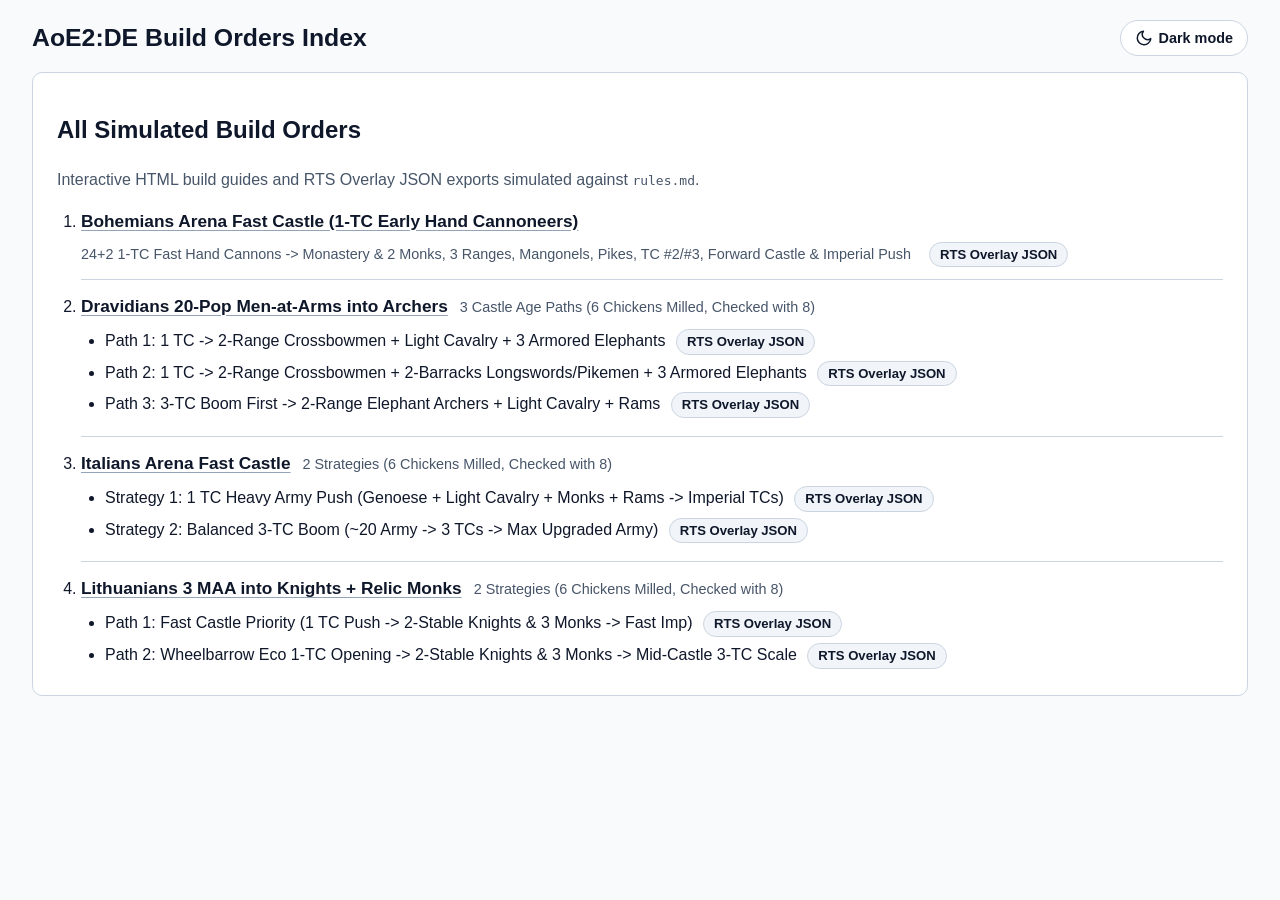
<file: builds/index.html>
<!DOCTYPE html>
<html lang="en">
<head>
    <meta charset="utf-8">
    <meta name="viewport" content="width=device-width, initial-scale=1.0">
    <meta name="color-scheme" content="light dark">
    <script>
        try {
            const savedScheme = localStorage.getItem("color-scheme");
            if (savedScheme === "light" || savedScheme === "dark") {
                document.querySelector('meta[name="color-scheme"]').content = savedScheme;
            }
        } catch (e) {}
    </script>
    <title>Build Orders Index | AoE2:DE</title>
    <link rel="stylesheet" href="../styles/build_order.css">
    <style>
        .builds-card {
            background: var(--card);
            border: 1px solid var(--border);
            border-radius: 10px;
            padding: 20px 24px;
            box-shadow: var(--shadow);
        }

        .builds-intro {
            color: var(--muted);
            margin: 0 0 16px 0;
        }

        .build-list {
            margin: 0;
            padding-left: 1.5rem;
        }

        .build-item {
            padding-block: 12px;
            border-top: 1px solid var(--border);
        }

        .build-item:first-child {
            border-top: 0;
            padding-top: 0;
        }

        .build-item:last-child {
            padding-bottom: 0;
        }

        .build-header {
            display: flex;
            flex-wrap: wrap;
            align-items: baseline;
            gap: 6px 12px;
        }

        .build-title-link {
            color: var(--text);
            font-size: 1.08rem;
            font-weight: 700;
            text-decoration: underline;
            text-decoration-color: var(--border-strong);
            text-underline-offset: 3px;
            padding-block: 2px;
        }

        .build-title-link:hover {
            color: var(--accent);
            text-decoration-color: var(--accent);
        }

        .build-meta {
            color: var(--muted);
            font-size: 0.9rem;
        }

        .variant-sublist {
            margin: 8px 0 0 0;
            padding-left: 1.5rem;
            list-style-type: disc;
        }

        .variant-item {
            margin-block: 6px;
            line-height: 1.5;
        }

        .variant-links {
            display: inline-flex;
            flex-wrap: wrap;
            align-items: center;
            gap: 6px 10px;
            margin-left: 6px;
        }

        .resource-link {
            display: inline-flex;
            align-items: center;
            min-block-size: 24px;
            padding: 2px 10px;
            border-radius: 999px;
            background: var(--surface-subtle);
            border: 1px solid var(--border);
            color: var(--text);
            font-size: 0.82rem;
            font-weight: 600;
            text-decoration: none;
        }

        .resource-link:hover {
            background: var(--surface-hover);
            border-color: var(--border-strong);
            color: var(--accent);
        }

        :where(a:any-link, button):focus-visible {
            outline: 3px solid var(--accent);
            outline-offset: 3px;
        }
    </style>
</head>
<body>
    <header class="page-header">
        <h1>AoE2:DE Build Orders Index</h1>
        <div class="header-actions">
            <button type="button" class="theme-toggle" id="theme-toggle-btn">
                <span class="theme-toggle-option theme-option-dark">
                    <svg viewBox="0 0 24 24" fill="none" stroke="currentColor" stroke-width="2" stroke-linecap="round" stroke-linejoin="round" aria-hidden="true">
                        <path d="M21 12.79A9 9 0 1 1 11.21 3 7 7 0 0 0 21 12.79z"></path>
                    </svg>
                    <span>Dark mode</span>
                </span>
                <span class="theme-toggle-option theme-option-light">
                    <svg viewBox="0 0 24 24" fill="none" stroke="currentColor" stroke-width="2" stroke-linecap="round" stroke-linejoin="round" aria-hidden="true">
                        <circle cx="12" cy="12" r="5"></circle>
                        <line x1="12" y1="1" x2="12" y2="3"></line>
                        <line x1="12" y1="21" x2="12" y2="23"></line>
                        <line x1="4.22" y1="4.22" x2="5.64" y2="5.64"></line>
                        <line x1="18.36" y1="18.36" x2="19.78" y2="19.78"></line>
                        <line x1="1" y1="12" x2="3" y2="12"></line>
                        <line x1="21" y1="12" x2="23" y2="12"></line>
                        <line x1="4.22" y1="19.78" x2="5.64" y2="18.36"></line>
                        <line x1="18.36" y1="5.64" x2="19.78" y2="4.22"></line>
                    </svg>
                    <span>Light mode</span>
                </span>
            </button>
        </div>
    </header>
    <main>
        <section class="builds-card" aria-labelledby="all-builds-heading">
            <h2 id="all-builds-heading">All Simulated Build Orders</h2>
            <p class="builds-intro">Interactive HTML build guides and RTS Overlay JSON exports simulated against <code>rules.md</code>.</p>
            <ol class="build-list">
                <li class="build-item">
                    <div class="build-header">
                        <a class="build-title-link" href="bohemians_arena_fc_hand_cannons/bohemians_arena_fc_hand_cannons.html">Bohemians Arena Fast Castle (1-TC Early Hand Cannoneers)</a>
                        <span class="build-meta">24+2 1-TC Fast Hand Cannons -&gt; Monastery &amp; 2 Monks, 3 Ranges, Mangonels, Pikes, TC #2/#3, Forward Castle &amp; Imperial Push</span>
                        <span class="variant-links">
                            <a class="resource-link" href="bohemians_arena_fc_hand_cannons/bohemians_arena_fc_hand_cannons_24p2_1tc_fast_hc.json" aria-label="RTS Overlay JSON for Bohemians Arena Fast Castle 24+2 1-TC Fast Hand Cannons">RTS Overlay JSON</a>
                        </span>
                    </div>
                </li>
                <li class="build-item">
                    <div class="build-header">
                        <a class="build-title-link" href="dravidian_maa_into_archers/dravidian_maa_into_archers.html">Dravidians 20-Pop Men-at-Arms into Archers</a>
                        <span class="build-meta">3 Castle Age Paths (6 Chickens Milled, Checked with 8)</span>
                    </div>
                    <ul class="variant-sublist">
                        <li class="variant-item">
                            <span>Path 1: 1 TC -&gt; 2-Range Crossbowmen + Light Cavalry + 3 Armored Elephants</span>
                            <span class="variant-links">
                                <a class="resource-link" href="dravidian_maa_into_archers/dravidians_maa_xbow_lc_ram.json" aria-label="RTS Overlay JSON for Dravidians Path 1: 1 TC into 2-Range Crossbowmen, Light Cavalry, and 3 Armored Elephants">RTS Overlay JSON</a>
                            </span>
                        </li>
                        <li class="variant-item">
                            <span>Path 2: 1 TC -&gt; 2-Range Crossbowmen + 2-Barracks Longswords/Pikemen + 3 Armored Elephants</span>
                            <span class="variant-links">
                                <a class="resource-link" href="dravidian_maa_into_archers/dravidians_maa_xbow_ls_spear_ram.json" aria-label="RTS Overlay JSON for Dravidians Path 2: 1 TC into 2-Range Crossbowmen, 2-Barracks Longswords/Pikemen, and 3 Armored Elephants">RTS Overlay JSON</a>
                            </span>
                        </li>
                        <li class="variant-item">
                            <span>Path 3: 3-TC Boom First -&gt; 2-Range Elephant Archers + Light Cavalry + Rams</span>
                            <span class="variant-links">
                                <a class="resource-link" href="dravidian_maa_into_archers/dravidians_maa_ele_archer_3tc_boom.json" aria-label="RTS Overlay JSON for Dravidians Path 3: 3-TC Boom First into 2-Range Elephant Archers, Light Cavalry, and Rams">RTS Overlay JSON</a>
                            </span>
                        </li>
                    </ul>
                </li>
                <li class="build-item">
                    <div class="build-header">
                        <a class="build-title-link" href="italians_arena_fc_genoese/italians_arena_fc_genoese.html">Italians Arena Fast Castle</a>
                        <span class="build-meta">2 Strategies (6 Chickens Milled, Checked with 8)</span>
                    </div>
                    <ul class="variant-sublist">
                        <li class="variant-item">
                            <span>Strategy 1: 1 TC Heavy Army Push (Genoese + Light Cavalry + Monks + Rams -&gt; Imperial TCs)</span>
                            <span class="variant-links">
                                <a class="resource-link" href="italians_arena_fc_genoese/italians_arena_fc_genoese_1tc_push.json" aria-label="RTS Overlay JSON for Italians Strategy 1: 1 TC Heavy Army Push">RTS Overlay JSON</a>
                            </span>
                        </li>
                        <li class="variant-item">
                            <span>Strategy 2: Balanced 3-TC Boom (~20 Army -&gt; 3 TCs -&gt; Max Upgraded Army)</span>
                            <span class="variant-links">
                                <a class="resource-link" href="italians_arena_fc_genoese/italians_arena_fc_genoese_3tc_balanced.json" aria-label="RTS Overlay JSON for Italians Strategy 2: Balanced 3-TC Boom">RTS Overlay JSON</a>
                            </span>
                        </li>
                    </ul>
                </li>
                <li class="build-item">
                    <div class="build-header">
                        <a class="build-title-link" href="lithuanians_maa_into_knights/lithuanians_maa_into_knights.html">Lithuanians 3 MAA into Knights + Relic Monks</a>
                        <span class="build-meta">2 Strategies (6 Chickens Milled, Checked with 8)</span>
                    </div>
                    <ul class="variant-sublist">
                        <li class="variant-item">
                            <span>Path 1: Fast Castle Priority (1 TC Push -&gt; 2-Stable Knights &amp; 3 Monks -&gt; Fast Imp)</span>
                            <span class="variant-links">
                                <a class="resource-link" href="lithuanians_maa_into_knights/lithuanians_maa_knights_1tc_fast_push.json" aria-label="RTS Overlay JSON for Lithuanians Path 1: Fast Castle Priority 1-TC Push">RTS Overlay JSON</a>
                            </span>
                        </li>
                        <li class="variant-item">
                            <span>Path 2: Wheelbarrow Eco 1-TC Opening -&gt; 2-Stable Knights &amp; 3 Monks -&gt; Mid-Castle 3-TC Scale</span>
                            <span class="variant-links">
                                <a class="resource-link" href="lithuanians_maa_into_knights/lithuanians_maa_knights_1tc_wb_into_3tc.json" aria-label="RTS Overlay JSON for Lithuanians Path 2: Wheelbarrow Eco into 3-TC Scale">RTS Overlay JSON</a>
                            </span>
                        </li>
                    </ul>
                </li>
            </ol>
        </section>
    </main>
    <script>
        const metaScheme = document.querySelector('meta[name="color-scheme"]');
        const themeBtn = document.getElementById('theme-toggle-btn');
        if (themeBtn && metaScheme) {
            themeBtn.addEventListener('click', () => {
                const prefersDark = window.matchMedia && window.matchMedia('(prefers-color-scheme: dark)').matches;
                const current = metaScheme.content === 'dark' || (metaScheme.content === 'light dark' && prefersDark) ? 'dark' : 'light';
                const next = current === 'dark' ? 'light' : 'dark';
                metaScheme.content = next;
                try {
                    localStorage.setItem('color-scheme', next);
                } catch (e) {}
            });
            window.addEventListener('storage', (ev) => {
                if (ev.key === 'color-scheme') {
                    metaScheme.content = ev.newValue || 'light dark';
                }
            });
        }
    </script>
</body>
</html>
</file>
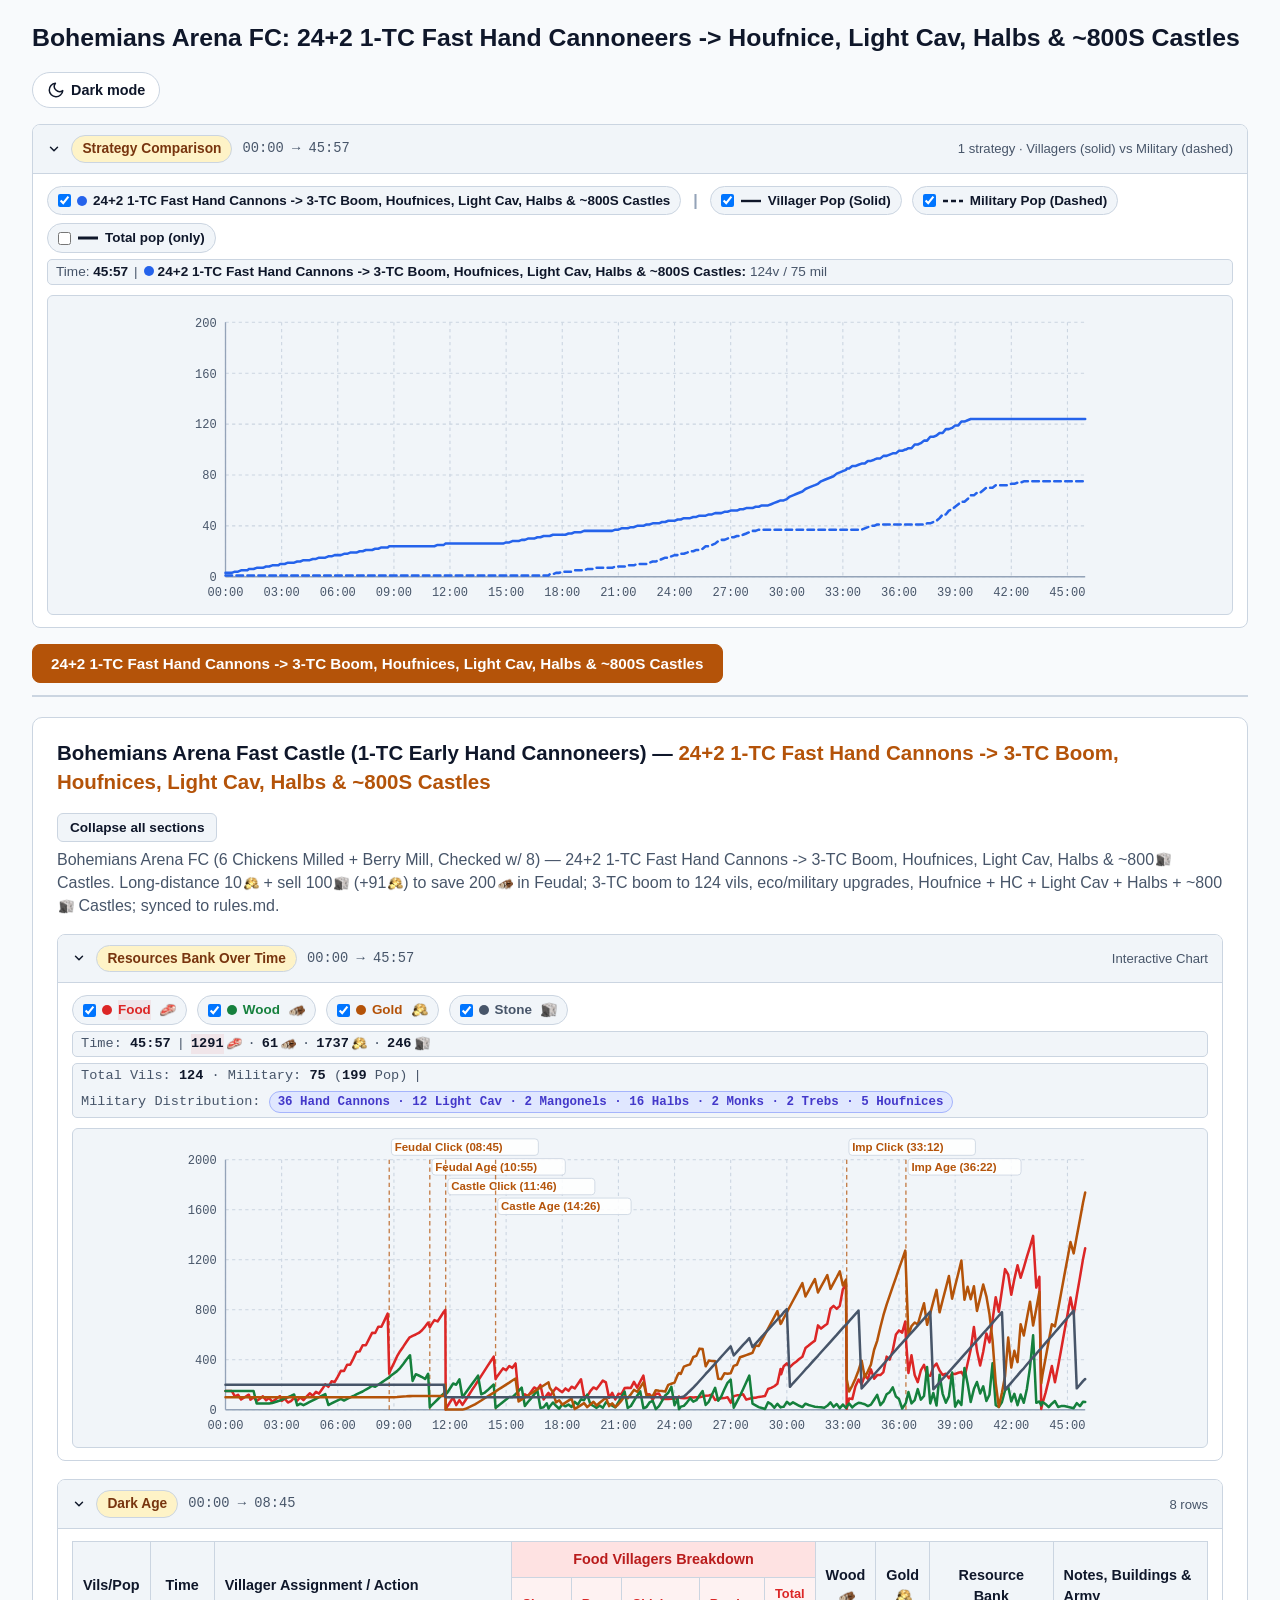
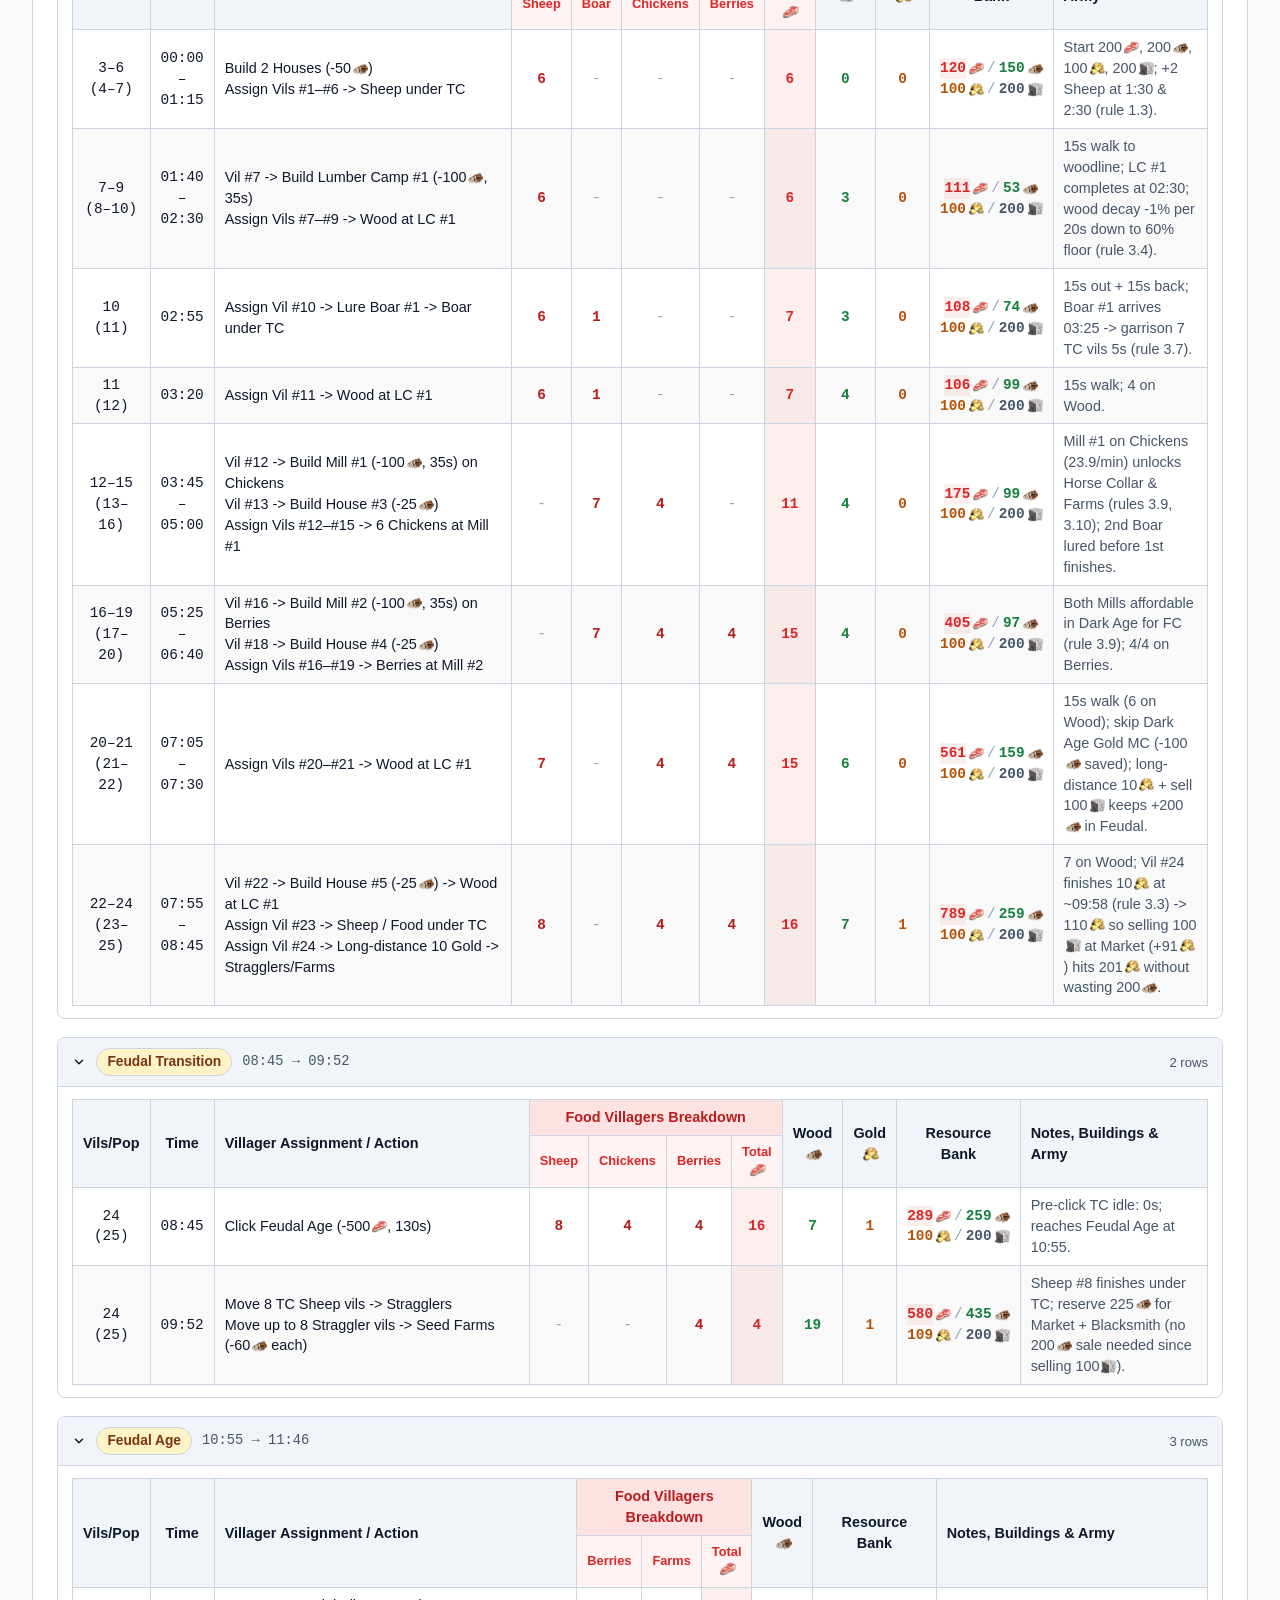
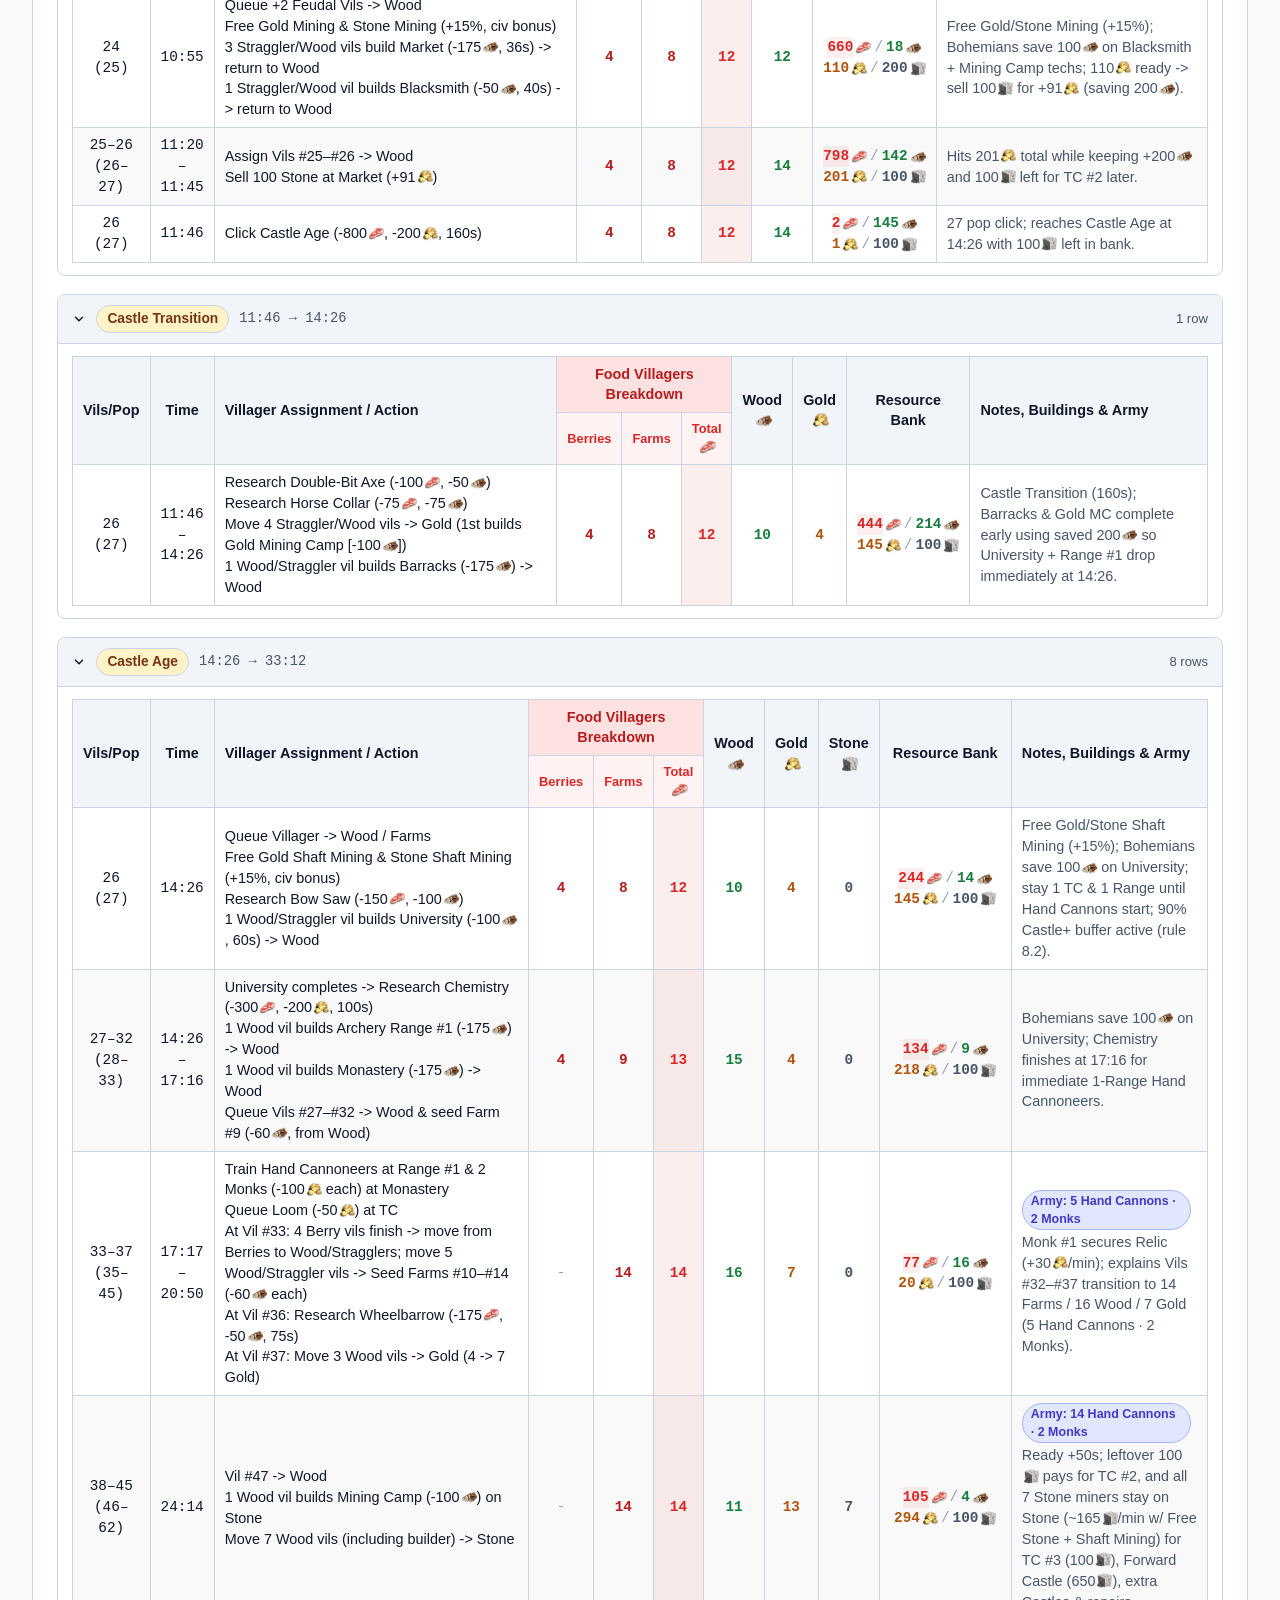
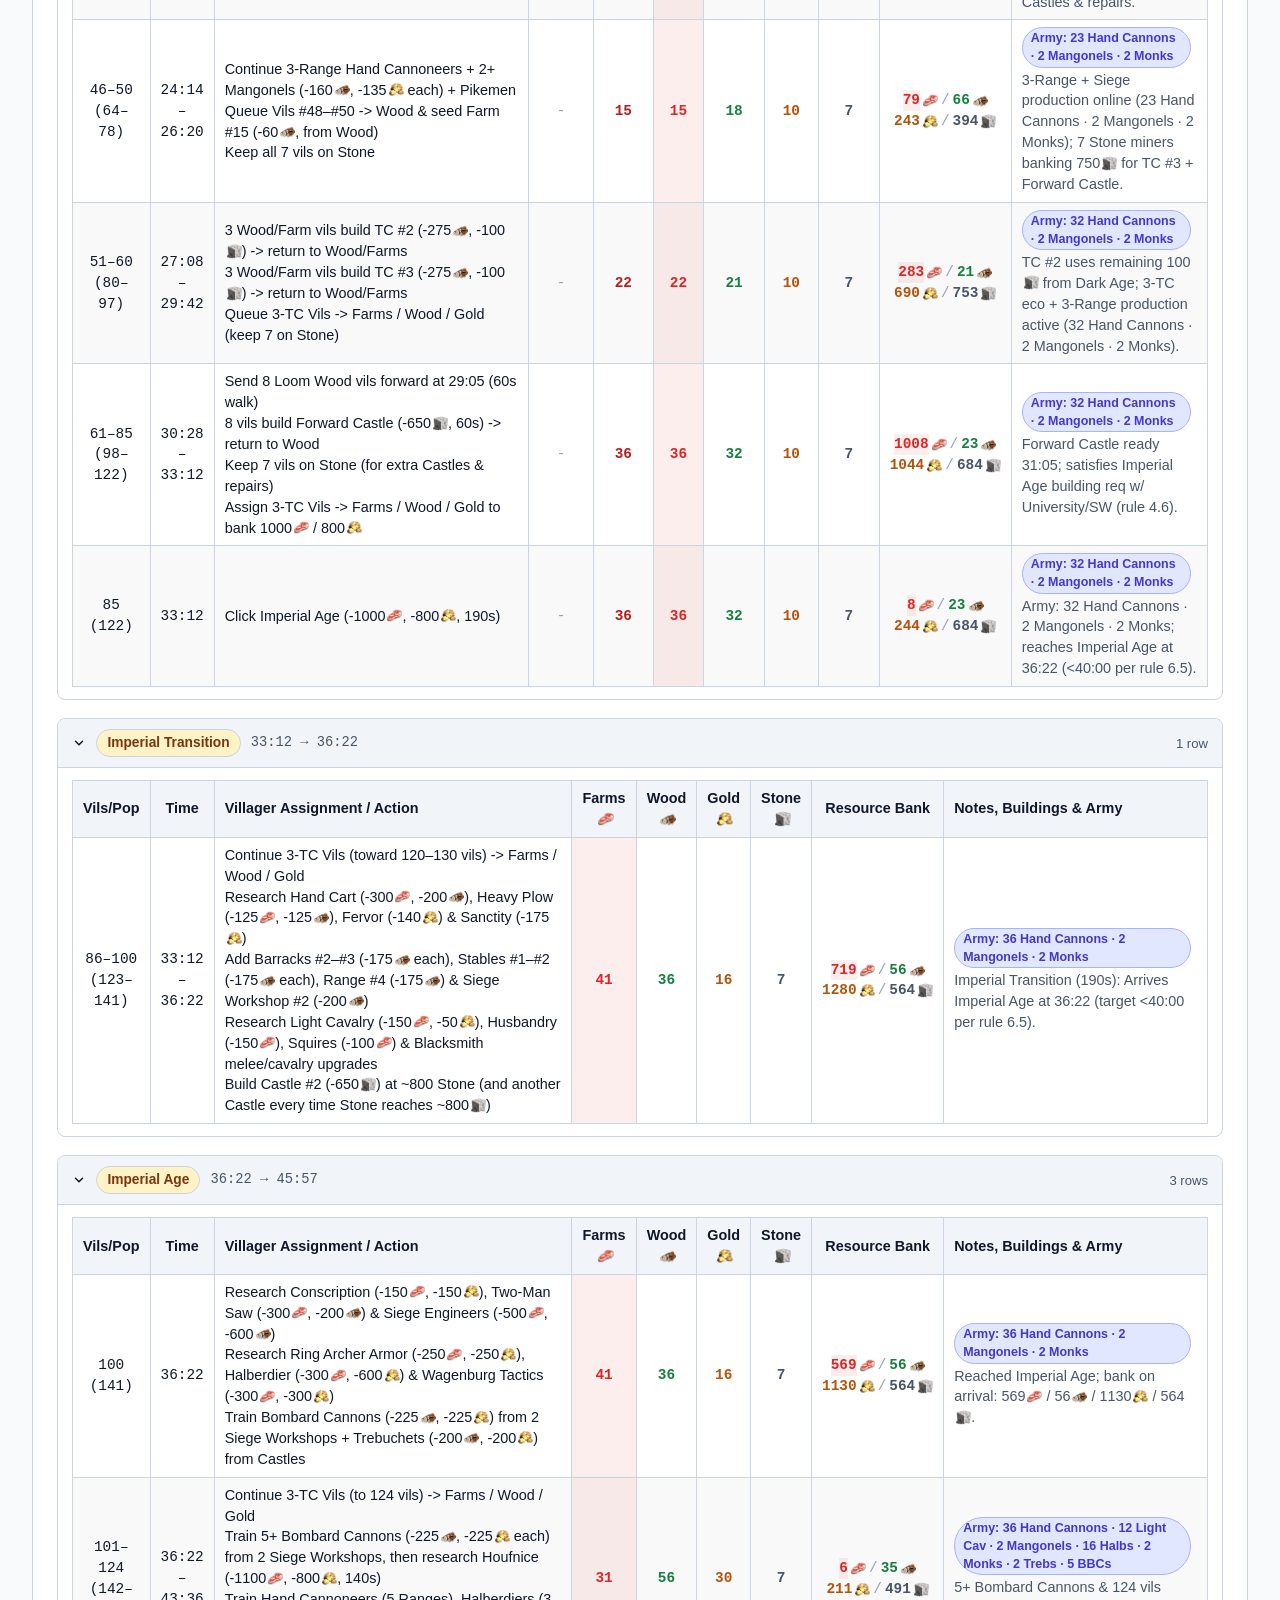
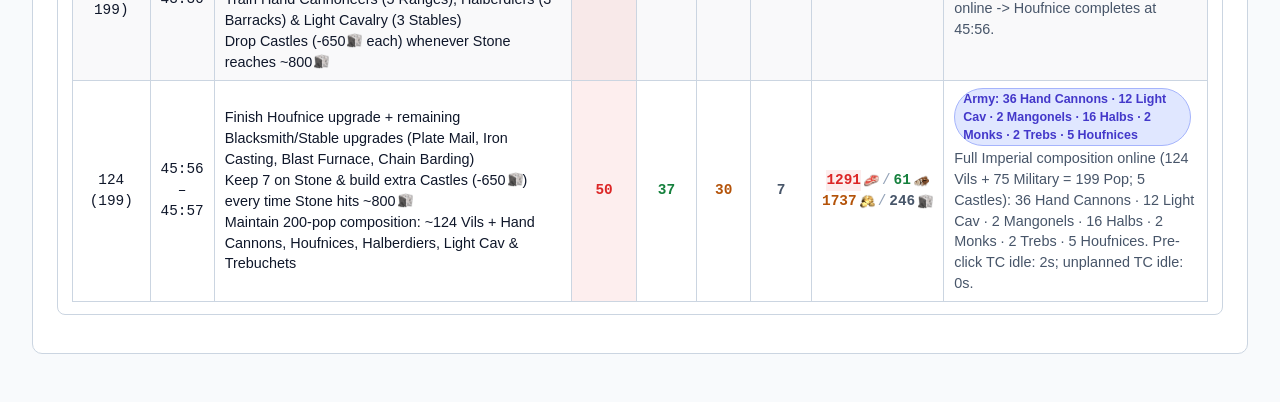
<file: builds/bohemians_arena_fc_hand_cannons/bohemians_arena_fc_hand_cannons.html>
<!DOCTYPE html>
<html lang="en">
<head>
    <meta charset="UTF-8">
    <meta name="viewport" content="width=device-width, initial-scale=1.0">
    <meta name="color-scheme" content="light">
    <script>
        try {
            document.querySelector('meta[name="color-scheme"]').content = localStorage.getItem("color-scheme") ?? "light";
        } catch (e) {}
    </script>
    <title>Bohemians Arena FC: 24+2 1-TC Fast Hand Cannoneers -&gt; Houfnice, Light Cav, Halbs &amp; ~800S Castles</title>
    <link rel="stylesheet" href="../../styles/build_order.css">
</head>
<body>
    <header class="page-header">
        <h1>Bohemians Arena FC: 24+2 1-TC Fast Hand Cannoneers -&gt; Houfnice, Light Cav, Halbs &amp; ~800S Castles</h1>
        <div class="header-actions">
            <button type="button" class="theme-toggle" id="theme-toggle-btn">
                <span class="theme-toggle-option theme-option-dark">
                    <svg viewBox="0 0 24 24" fill="none" stroke="currentColor" stroke-width="2" stroke-linecap="round" stroke-linejoin="round" aria-hidden="true">
                        <path d="M21 12.79A9 9 0 1 1 11.21 3 7 7 0 0 0 21 12.79z"></path>
                    </svg>
                    <span>Dark mode</span>
                </span>
                <span class="theme-toggle-option theme-option-light">
                    <svg viewBox="0 0 24 24" fill="none" stroke="currentColor" stroke-width="2" stroke-linecap="round" stroke-linejoin="round" aria-hidden="true">
                        <circle cx="12" cy="12" r="5"></circle>
                        <line x1="12" y1="1" x2="12" y2="3"></line>
                        <line x1="12" y1="21" x2="12" y2="23"></line>
                        <line x1="4.22" y1="4.22" x2="5.64" y2="5.64"></line>
                        <line x1="18.36" y1="18.36" x2="19.78" y2="19.78"></line>
                        <line x1="1" y1="12" x2="3" y2="12"></line>
                        <line x1="21" y1="12" x2="23" y2="12"></line>
                        <line x1="4.22" y1="19.78" x2="5.64" y2="18.36"></line>
                        <line x1="18.36" y1="5.64" x2="19.78" y2="4.22"></line>
                    </svg>
                    <span>Light mode</span>
                </span>
            </button>
        </div>
    </header>
    <main>
        
    <details open class="phase-block strategy-comp-block">
        <summary class="phase-title">
            <span class="badge">Strategy Comparison</span>
            <span class="phase-range mono">00:00 &rarr; 45:57</span>
            <span class="phase-row-count">1 strategy &middot; Villagers (solid) vs Military (dashed)</span>
        </summary>
        <div class="phase-body">
            <div class="chart-controls">
                <div class="comp-legend-row" role="group" aria-label="Toggle strategies and population types">
                    <label class="chart-series-toggle"><input type="checkbox" checked data-comp-toggle-strategy="0"><span class="swatch" style="background:#2563eb"></span><span>24+2 1-TC Fast Hand Cannons -&gt; 3-TC Boom, Houfnices, Light Cav, Halbs &amp; ~800S Castles</span></label>
                    <span class="comp-legend-divider" aria-hidden="true">|</span>
                    <label class="chart-series-toggle">
                        <input type="checkbox" checked data-comp-toggle-metric="vils">
                        <svg class="comp-line-glyph" viewBox="0 0 22 10" aria-hidden="true">
                            <line x1="1" y1="5" x2="21" y2="5" stroke="currentColor" stroke-width="2.4" />
                        </svg>
                        <span>Villager Pop (Solid)</span>
                    </label>
                    <label class="chart-series-toggle">
                        <input type="checkbox" checked data-comp-toggle-metric="mil">
                        <svg class="comp-line-glyph" viewBox="0 0 22 10" aria-hidden="true">
                            <line x1="1" y1="5" x2="21" y2="5" stroke="currentColor" stroke-width="2.4" stroke-dasharray="5 3" />
                        </svg>
                        <span>Military Pop (Dashed)</span>
                    </label>
                    <label class="chart-series-toggle">
                        <input type="checkbox" data-comp-toggle-metric="total">
                        <svg class="comp-line-glyph" viewBox="0 0 22 10" aria-hidden="true">
                            <line x1="1" y1="5" x2="21" y2="5" stroke="currentColor" stroke-width="3" />
                        </svg>
                        <span>Total pop (only)</span>
                    </label>
                </div>
                <div class="chart-readout" id="strategy-comp-chart-readout">
                    <span>Time: <strong>45:57</strong></span><span>|</span><span><span class="swatch" style="background:#2563eb;margin-right:4px"></span><strong>24+2 1-TC Fast Hand Cannons -&gt; 3-TC Boom, Houfnices, Light Cav, Halbs &amp; ~800S Castles:</strong> 124v / 75 mil</span>
                </div>
            </div>
            <div class="chart-svg-wrap">
                <svg id="strategy-comp-chart" class="strategy-chart-svg" viewBox="0 0 860 290"
                     role="img" aria-label="Strategy population comparison chart"
                     data-comp-series="[{&quot;idx&quot;: 0, &quot;label&quot;: &quot;24+2 1-TC Fast Hand Cannons -&gt; 3-TC Boom, Houfnices, Light Cav, Halbs &amp; ~800S Castles&quot;, &quot;color&quot;: &quot;#2563eb&quot;, &quot;pts&quot;: [{&quot;t&quot;: 0, &quot;ts&quot;: &quot;00:00&quot;, &quot;vils&quot;: 3, &quot;mil&quot;: 1, &quot;total&quot;: 4}, {&quot;t&quot;: 10, &quot;ts&quot;: &quot;00:10&quot;, &quot;vils&quot;: 3, &quot;mil&quot;: 1, &quot;total&quot;: 4}, {&quot;t&quot;: 20, &quot;ts&quot;: &quot;00:20&quot;, &quot;vils&quot;: 3, &quot;mil&quot;: 1, &quot;total&quot;: 4}, {&quot;t&quot;: 30, &quot;ts&quot;: &quot;00:30&quot;, &quot;vils&quot;: 4, &quot;mil&quot;: 1, &quot;total&quot;: 5}, {&quot;t&quot;: 40, &quot;ts&quot;: &quot;00:40&quot;, &quot;vils&quot;: 4, &quot;mil&quot;: 1, &quot;total&quot;: 5}, {&quot;t&quot;: 50, &quot;ts&quot;: &quot;00:50&quot;, &quot;vils&quot;: 5, &quot;mil&quot;: 1, &quot;total&quot;: 6}, {&quot;t&quot;: 60, &quot;ts&quot;: &quot;01:00&quot;, &quot;vils&quot;: 5, &quot;mil&quot;: 1, &quot;total&quot;: 6}, {&quot;t&quot;: 70, &quot;ts&quot;: &quot;01:10&quot;, &quot;vils&quot;: 5, &quot;mil&quot;: 1, &quot;total&quot;: 6}, {&quot;t&quot;: 75, &quot;ts&quot;: &quot;01:15&quot;, &quot;vils&quot;: 6, &quot;mil&quot;: 1, &quot;total&quot;: 7}, {&quot;t&quot;: 80, &quot;ts&quot;: &quot;01:20&quot;, &quot;vils&quot;: 6, &quot;mil&quot;: 1, &quot;total&quot;: 7}, {&quot;t&quot;: 90, &quot;ts&quot;: &quot;01:30&quot;, &quot;vils&quot;: 6, &quot;mil&quot;: 1, &quot;total&quot;: 7}, {&quot;t&quot;: 100, &quot;ts&quot;: &quot;01:40&quot;, &quot;vils&quot;: 7, &quot;mil&quot;: 1, &quot;total&quot;: 8}, {&quot;t&quot;: 110, &quot;ts&quot;: &quot;01:50&quot;, &quot;vils&quot;: 7, &quot;mil&quot;: 1, &quot;total&quot;: 8}, {&quot;t&quot;: 120, &quot;ts&quot;: &quot;02:00&quot;, &quot;vils&quot;: 7, &quot;mil&quot;: 1, &quot;total&quot;: 8}, {&quot;t&quot;: 130, &quot;ts&quot;: &quot;02:10&quot;, &quot;vils&quot;: 8, &quot;mil&quot;: 1, &quot;total&quot;: 9}, {&quot;t&quot;: 140, &quot;ts&quot;: &quot;02:20&quot;, &quot;vils&quot;: 8, &quot;mil&quot;: 1, &quot;total&quot;: 9}, {&quot;t&quot;: 150, &quot;ts&quot;: &quot;02:30&quot;, &quot;vils&quot;: 9, &quot;mil&quot;: 1, &quot;total&quot;: 10}, {&quot;t&quot;: 160, &quot;ts&quot;: &quot;02:40&quot;, &quot;vils&quot;: 9, &quot;mil&quot;: 1, &quot;total&quot;: 10}, {&quot;t&quot;: 170, &quot;ts&quot;: &quot;02:50&quot;, &quot;vils&quot;: 9, &quot;mil&quot;: 1, &quot;total&quot;: 10}, {&quot;t&quot;: 175, &quot;ts&quot;: &quot;02:55&quot;, &quot;vils&quot;: 10, &quot;mil&quot;: 1, &quot;total&quot;: 11}, {&quot;t&quot;: 180, &quot;ts&quot;: &quot;03:00&quot;, &quot;vils&quot;: 10, &quot;mil&quot;: 1, &quot;total&quot;: 11}, {&quot;t&quot;: 190, &quot;ts&quot;: &quot;03:10&quot;, &quot;vils&quot;: 10, &quot;mil&quot;: 1, &quot;total&quot;: 11}, {&quot;t&quot;: 200, &quot;ts&quot;: &quot;03:20&quot;, &quot;vils&quot;: 11, &quot;mil&quot;: 1, &quot;total&quot;: 12}, {&quot;t&quot;: 210, &quot;ts&quot;: &quot;03:30&quot;, &quot;vils&quot;: 11, &quot;mil&quot;: 1, &quot;total&quot;: 12}, {&quot;t&quot;: 220, &quot;ts&quot;: &quot;03:40&quot;, &quot;vils&quot;: 11, &quot;mil&quot;: 1, &quot;total&quot;: 12}, {&quot;t&quot;: 230, &quot;ts&quot;: &quot;03:50&quot;, &quot;vils&quot;: 12, &quot;mil&quot;: 1, &quot;total&quot;: 13}, {&quot;t&quot;: 240, &quot;ts&quot;: &quot;04:00&quot;, &quot;vils&quot;: 12, &quot;mil&quot;: 1, &quot;total&quot;: 13}, {&quot;t&quot;: 250, &quot;ts&quot;: &quot;04:10&quot;, &quot;vils&quot;: 13, &quot;mil&quot;: 1, &quot;total&quot;: 14}, {&quot;t&quot;: 260, &quot;ts&quot;: &quot;04:20&quot;, &quot;vils&quot;: 13, &quot;mil&quot;: 1, &quot;total&quot;: 14}, {&quot;t&quot;: 270, &quot;ts&quot;: &quot;04:30&quot;, &quot;vils&quot;: 13, &quot;mil&quot;: 1, &quot;total&quot;: 14}, {&quot;t&quot;: 280, &quot;ts&quot;: &quot;04:40&quot;, &quot;vils&quot;: 14, &quot;mil&quot;: 1, &quot;total&quot;: 15}, {&quot;t&quot;: 290, &quot;ts&quot;: &quot;04:50&quot;, &quot;vils&quot;: 14, &quot;mil&quot;: 1, &quot;total&quot;: 15}, {&quot;t&quot;: 300, &quot;ts&quot;: &quot;05:00&quot;, &quot;vils&quot;: 15, &quot;mil&quot;: 1, &quot;total&quot;: 16}, {&quot;t&quot;: 310, &quot;ts&quot;: &quot;05:10&quot;, &quot;vils&quot;: 15, &quot;mil&quot;: 1, &quot;total&quot;: 16}, {&quot;t&quot;: 320, &quot;ts&quot;: &quot;05:20&quot;, &quot;vils&quot;: 15, &quot;mil&quot;: 1, &quot;total&quot;: 16}, {&quot;t&quot;: 330, &quot;ts&quot;: &quot;05:30&quot;, &quot;vils&quot;: 16, &quot;mil&quot;: 1, &quot;total&quot;: 17}, {&quot;t&quot;: 340, &quot;ts&quot;: &quot;05:40&quot;, &quot;vils&quot;: 16, &quot;mil&quot;: 1, &quot;total&quot;: 17}, {&quot;t&quot;: 350, &quot;ts&quot;: &quot;05:50&quot;, &quot;vils&quot;: 17, &quot;mil&quot;: 1, &quot;total&quot;: 18}, {&quot;t&quot;: 360, &quot;ts&quot;: &quot;06:00&quot;, &quot;vils&quot;: 17, &quot;mil&quot;: 1, &quot;total&quot;: 18}, {&quot;t&quot;: 370, &quot;ts&quot;: &quot;06:10&quot;, &quot;vils&quot;: 17, &quot;mil&quot;: 1, &quot;total&quot;: 18}, {&quot;t&quot;: 380, &quot;ts&quot;: &quot;06:20&quot;, &quot;vils&quot;: 18, &quot;mil&quot;: 1, &quot;total&quot;: 19}, {&quot;t&quot;: 390, &quot;ts&quot;: &quot;06:30&quot;, &quot;vils&quot;: 18, &quot;mil&quot;: 1, &quot;total&quot;: 19}, {&quot;t&quot;: 400, &quot;ts&quot;: &quot;06:40&quot;, &quot;vils&quot;: 19, &quot;mil&quot;: 1, &quot;total&quot;: 20}, {&quot;t&quot;: 410, &quot;ts&quot;: &quot;06:50&quot;, &quot;vils&quot;: 19, &quot;mil&quot;: 1, &quot;total&quot;: 20}, {&quot;t&quot;: 420, &quot;ts&quot;: &quot;07:00&quot;, &quot;vils&quot;: 19, &quot;mil&quot;: 1, &quot;total&quot;: 20}, {&quot;t&quot;: 430, &quot;ts&quot;: &quot;07:10&quot;, &quot;vils&quot;: 20, &quot;mil&quot;: 1, &quot;total&quot;: 21}, {&quot;t&quot;: 440, &quot;ts&quot;: &quot;07:20&quot;, &quot;vils&quot;: 20, &quot;mil&quot;: 1, &quot;total&quot;: 21}, {&quot;t&quot;: 450, &quot;ts&quot;: &quot;07:30&quot;, &quot;vils&quot;: 21, &quot;mil&quot;: 1, &quot;total&quot;: 22}, {&quot;t&quot;: 460, &quot;ts&quot;: &quot;07:40&quot;, &quot;vils&quot;: 21, &quot;mil&quot;: 1, &quot;total&quot;: 22}, {&quot;t&quot;: 470, &quot;ts&quot;: &quot;07:50&quot;, &quot;vils&quot;: 21, &quot;mil&quot;: 1, &quot;total&quot;: 22}, {&quot;t&quot;: 480, &quot;ts&quot;: &quot;08:00&quot;, &quot;vils&quot;: 22, &quot;mil&quot;: 1, &quot;total&quot;: 23}, {&quot;t&quot;: 490, &quot;ts&quot;: &quot;08:10&quot;, &quot;vils&quot;: 22, &quot;mil&quot;: 1, &quot;total&quot;: 23}, {&quot;t&quot;: 500, &quot;ts&quot;: &quot;08:20&quot;, &quot;vils&quot;: 23, &quot;mil&quot;: 1, &quot;total&quot;: 24}, {&quot;t&quot;: 510, &quot;ts&quot;: &quot;08:30&quot;, &quot;vils&quot;: 23, &quot;mil&quot;: 1, &quot;total&quot;: 24}, {&quot;t&quot;: 520, &quot;ts&quot;: &quot;08:40&quot;, &quot;vils&quot;: 23, &quot;mil&quot;: 1, &quot;total&quot;: 24}, {&quot;t&quot;: 525, &quot;ts&quot;: &quot;08:45&quot;, &quot;vils&quot;: 24, &quot;mil&quot;: 1, &quot;total&quot;: 25}, {&quot;t&quot;: 530, &quot;ts&quot;: &quot;08:50&quot;, &quot;vils&quot;: 24, &quot;mil&quot;: 1, &quot;total&quot;: 25}, {&quot;t&quot;: 540, &quot;ts&quot;: &quot;09:00&quot;, &quot;vils&quot;: 24, &quot;mil&quot;: 1, &quot;total&quot;: 25}, {&quot;t&quot;: 550, &quot;ts&quot;: &quot;09:10&quot;, &quot;vils&quot;: 24, &quot;mil&quot;: 1, &quot;total&quot;: 25}, {&quot;t&quot;: 560, &quot;ts&quot;: &quot;09:20&quot;, &quot;vils&quot;: 24, &quot;mil&quot;: 1, &quot;total&quot;: 25}, {&quot;t&quot;: 570, &quot;ts&quot;: &quot;09:30&quot;, &quot;vils&quot;: 24, &quot;mil&quot;: 1, &quot;total&quot;: 25}, {&quot;t&quot;: 580, &quot;ts&quot;: &quot;09:40&quot;, &quot;vils&quot;: 24, &quot;mil&quot;: 1, &quot;total&quot;: 25}, {&quot;t&quot;: 590, &quot;ts&quot;: &quot;09:50&quot;, &quot;vils&quot;: 24, &quot;mil&quot;: 1, &quot;total&quot;: 25}, {&quot;t&quot;: 592, &quot;ts&quot;: &quot;09:52&quot;, &quot;vils&quot;: 24, &quot;mil&quot;: 1, &quot;total&quot;: 25}, {&quot;t&quot;: 600, &quot;ts&quot;: &quot;10:00&quot;, &quot;vils&quot;: 24, &quot;mil&quot;: 1, &quot;total&quot;: 25}, {&quot;t&quot;: 610, &quot;ts&quot;: &quot;10:10&quot;, &quot;vils&quot;: 24, &quot;mil&quot;: 1, &quot;total&quot;: 25}, {&quot;t&quot;: 620, &quot;ts&quot;: &quot;10:20&quot;, &quot;vils&quot;: 24, &quot;mil&quot;: 1, &quot;total&quot;: 25}, {&quot;t&quot;: 630, &quot;ts&quot;: &quot;10:30&quot;, &quot;vils&quot;: 24, &quot;mil&quot;: 1, &quot;total&quot;: 25}, {&quot;t&quot;: 640, &quot;ts&quot;: &quot;10:40&quot;, &quot;vils&quot;: 24, &quot;mil&quot;: 1, &quot;total&quot;: 25}, {&quot;t&quot;: 650, &quot;ts&quot;: &quot;10:50&quot;, &quot;vils&quot;: 24, &quot;mil&quot;: 1, &quot;total&quot;: 25}, {&quot;t&quot;: 655, &quot;ts&quot;: &quot;10:55&quot;, &quot;vils&quot;: 24, &quot;mil&quot;: 1, &quot;total&quot;: 25}, {&quot;t&quot;: 660, &quot;ts&quot;: &quot;11:00&quot;, &quot;vils&quot;: 24, &quot;mil&quot;: 1, &quot;total&quot;: 25}, {&quot;t&quot;: 670, &quot;ts&quot;: &quot;11:10&quot;, &quot;vils&quot;: 24, &quot;mil&quot;: 1, &quot;total&quot;: 25}, {&quot;t&quot;: 680, &quot;ts&quot;: &quot;11:20&quot;, &quot;vils&quot;: 25, &quot;mil&quot;: 1, &quot;total&quot;: 26}, {&quot;t&quot;: 690, &quot;ts&quot;: &quot;11:30&quot;, &quot;vils&quot;: 25, &quot;mil&quot;: 1, &quot;total&quot;: 26}, {&quot;t&quot;: 700, &quot;ts&quot;: &quot;11:40&quot;, &quot;vils&quot;: 25, &quot;mil&quot;: 1, &quot;total&quot;: 26}, {&quot;t&quot;: 705, &quot;ts&quot;: &quot;11:45&quot;, &quot;vils&quot;: 26, &quot;mil&quot;: 1, &quot;total&quot;: 27}, {&quot;t&quot;: 706, &quot;ts&quot;: &quot;11:46&quot;, &quot;vils&quot;: 26, &quot;mil&quot;: 1, &quot;total&quot;: 27}, {&quot;t&quot;: 710, &quot;ts&quot;: &quot;11:50&quot;, &quot;vils&quot;: 26, &quot;mil&quot;: 1, &quot;total&quot;: 27}, {&quot;t&quot;: 720, &quot;ts&quot;: &quot;12:00&quot;, &quot;vils&quot;: 26, &quot;mil&quot;: 1, &quot;total&quot;: 27}, {&quot;t&quot;: 730, &quot;ts&quot;: &quot;12:10&quot;, &quot;vils&quot;: 26, &quot;mil&quot;: 1, &quot;total&quot;: 27}, {&quot;t&quot;: 740, &quot;ts&quot;: &quot;12:20&quot;, &quot;vils&quot;: 26, &quot;mil&quot;: 1, &quot;total&quot;: 27}, {&quot;t&quot;: 750, &quot;ts&quot;: &quot;12:30&quot;, &quot;vils&quot;: 26, &quot;mil&quot;: 1, &quot;total&quot;: 27}, {&quot;t&quot;: 760, &quot;ts&quot;: &quot;12:40&quot;, &quot;vils&quot;: 26, &quot;mil&quot;: 1, &quot;total&quot;: 27}, {&quot;t&quot;: 770, &quot;ts&quot;: &quot;12:50&quot;, &quot;vils&quot;: 26, &quot;mil&quot;: 1, &quot;total&quot;: 27}, {&quot;t&quot;: 780, &quot;ts&quot;: &quot;13:00&quot;, &quot;vils&quot;: 26, &quot;mil&quot;: 1, &quot;total&quot;: 27}, {&quot;t&quot;: 790, &quot;ts&quot;: &quot;13:10&quot;, &quot;vils&quot;: 26, &quot;mil&quot;: 1, &quot;total&quot;: 27}, {&quot;t&quot;: 800, &quot;ts&quot;: &quot;13:20&quot;, &quot;vils&quot;: 26, &quot;mil&quot;: 1, &quot;total&quot;: 27}, {&quot;t&quot;: 810, &quot;ts&quot;: &quot;13:30&quot;, &quot;vils&quot;: 26, &quot;mil&quot;: 1, &quot;total&quot;: 27}, {&quot;t&quot;: 820, &quot;ts&quot;: &quot;13:40&quot;, &quot;vils&quot;: 26, &quot;mil&quot;: 1, &quot;total&quot;: 27}, {&quot;t&quot;: 830, &quot;ts&quot;: &quot;13:50&quot;, &quot;vils&quot;: 26, &quot;mil&quot;: 1, &quot;total&quot;: 27}, {&quot;t&quot;: 840, &quot;ts&quot;: &quot;14:00&quot;, &quot;vils&quot;: 26, &quot;mil&quot;: 1, &quot;total&quot;: 27}, {&quot;t&quot;: 850, &quot;ts&quot;: &quot;14:10&quot;, &quot;vils&quot;: 26, &quot;mil&quot;: 1, &quot;total&quot;: 27}, {&quot;t&quot;: 860, &quot;ts&quot;: &quot;14:20&quot;, &quot;vils&quot;: 26, &quot;mil&quot;: 1, &quot;total&quot;: 27}, {&quot;t&quot;: 866, &quot;ts&quot;: &quot;14:26&quot;, &quot;vils&quot;: 26, &quot;mil&quot;: 1, &quot;total&quot;: 27}, {&quot;t&quot;: 870, &quot;ts&quot;: &quot;14:30&quot;, &quot;vils&quot;: 26, &quot;mil&quot;: 1, &quot;total&quot;: 27}, {&quot;t&quot;: 880, &quot;ts&quot;: &quot;14:40&quot;, &quot;vils&quot;: 26, &quot;mil&quot;: 1, &quot;total&quot;: 27}, {&quot;t&quot;: 890, &quot;ts&quot;: &quot;14:50&quot;, &quot;vils&quot;: 26, &quot;mil&quot;: 1, &quot;total&quot;: 27}, {&quot;t&quot;: 900, &quot;ts&quot;: &quot;15:00&quot;, &quot;vils&quot;: 27, &quot;mil&quot;: 1, &quot;total&quot;: 28}, {&quot;t&quot;: 910, &quot;ts&quot;: &quot;15:10&quot;, &quot;vils&quot;: 27, &quot;mil&quot;: 1, &quot;total&quot;: 28}, {&quot;t&quot;: 920, &quot;ts&quot;: &quot;15:20&quot;, &quot;vils&quot;: 28, &quot;mil&quot;: 1, &quot;total&quot;: 29}, {&quot;t&quot;: 930, &quot;ts&quot;: &quot;15:30&quot;, &quot;vils&quot;: 28, &quot;mil&quot;: 1, &quot;total&quot;: 29}, {&quot;t&quot;: 940, &quot;ts&quot;: &quot;15:40&quot;, &quot;vils&quot;: 28, &quot;mil&quot;: 1, &quot;total&quot;: 29}, {&quot;t&quot;: 950, &quot;ts&quot;: &quot;15:50&quot;, &quot;vils&quot;: 29, &quot;mil&quot;: 1, &quot;total&quot;: 30}, {&quot;t&quot;: 960, &quot;ts&quot;: &quot;16:00&quot;, &quot;vils&quot;: 29, &quot;mil&quot;: 1, &quot;total&quot;: 30}, {&quot;t&quot;: 970, &quot;ts&quot;: &quot;16:10&quot;, &quot;vils&quot;: 30, &quot;mil&quot;: 1, &quot;total&quot;: 31}, {&quot;t&quot;: 980, &quot;ts&quot;: &quot;16:20&quot;, &quot;vils&quot;: 30, &quot;mil&quot;: 1, &quot;total&quot;: 31}, {&quot;t&quot;: 990, &quot;ts&quot;: &quot;16:30&quot;, &quot;vils&quot;: 30, &quot;mil&quot;: 1, &quot;total&quot;: 31}, {&quot;t&quot;: 1000, &quot;ts&quot;: &quot;16:40&quot;, &quot;vils&quot;: 31, &quot;mil&quot;: 1, &quot;total&quot;: 32}, {&quot;t&quot;: 1010, &quot;ts&quot;: &quot;16:50&quot;, &quot;vils&quot;: 31, &quot;mil&quot;: 1, &quot;total&quot;: 32}, {&quot;t&quot;: 1020, &quot;ts&quot;: &quot;17:00&quot;, &quot;vils&quot;: 32, &quot;mil&quot;: 1, &quot;total&quot;: 33}, {&quot;t&quot;: 1030, &quot;ts&quot;: &quot;17:10&quot;, &quot;vils&quot;: 32, &quot;mil&quot;: 1, &quot;total&quot;: 33}, {&quot;t&quot;: 1036, &quot;ts&quot;: &quot;17:16&quot;, &quot;vils&quot;: 32, &quot;mil&quot;: 1, &quot;total&quot;: 33}, {&quot;t&quot;: 1040, &quot;ts&quot;: &quot;17:20&quot;, &quot;vils&quot;: 32, &quot;mil&quot;: 2, &quot;total&quot;: 34}, {&quot;t&quot;: 1050, &quot;ts&quot;: &quot;17:30&quot;, &quot;vils&quot;: 33, &quot;mil&quot;: 2, &quot;total&quot;: 35}, {&quot;t&quot;: 1060, &quot;ts&quot;: &quot;17:40&quot;, &quot;vils&quot;: 33, &quot;mil&quot;: 3, &quot;total&quot;: 36}, {&quot;t&quot;: 1070, &quot;ts&quot;: &quot;17:50&quot;, &quot;vils&quot;: 33, &quot;mil&quot;: 3, &quot;total&quot;: 36}, {&quot;t&quot;: 1080, &quot;ts&quot;: &quot;18:00&quot;, &quot;vils&quot;: 33, &quot;mil&quot;: 4, &quot;total&quot;: 37}, {&quot;t&quot;: 1090, &quot;ts&quot;: &quot;18:10&quot;, &quot;vils&quot;: 33, &quot;mil&quot;: 4, &quot;total&quot;: 37}, {&quot;t&quot;: 1100, &quot;ts&quot;: &quot;18:20&quot;, &quot;vils&quot;: 34, &quot;mil&quot;: 4, &quot;total&quot;: 38}, {&quot;t&quot;: 1110, &quot;ts&quot;: &quot;18:30&quot;, &quot;vils&quot;: 34, &quot;mil&quot;: 4, &quot;total&quot;: 38}, {&quot;t&quot;: 1120, &quot;ts&quot;: &quot;18:40&quot;, &quot;vils&quot;: 35, &quot;mil&quot;: 5, &quot;total&quot;: 40}, {&quot;t&quot;: 1130, &quot;ts&quot;: &quot;18:50&quot;, &quot;vils&quot;: 35, &quot;mil&quot;: 5, &quot;total&quot;: 40}, {&quot;t&quot;: 1140, &quot;ts&quot;: &quot;19:00&quot;, &quot;vils&quot;: 35, &quot;mil&quot;: 5, &quot;total&quot;: 40}, {&quot;t&quot;: 1150, &quot;ts&quot;: &quot;19:10&quot;, &quot;vils&quot;: 36, &quot;mil&quot;: 5, &quot;total&quot;: 41}, {&quot;t&quot;: 1160, &quot;ts&quot;: &quot;19:20&quot;, &quot;vils&quot;: 36, &quot;mil&quot;: 6, &quot;total&quot;: 42}, {&quot;t&quot;: 1170, &quot;ts&quot;: &quot;19:30&quot;, &quot;vils&quot;: 36, &quot;mil&quot;: 6, &quot;total&quot;: 42}, {&quot;t&quot;: 1180, &quot;ts&quot;: &quot;19:40&quot;, &quot;vils&quot;: 36, &quot;mil&quot;: 6, &quot;total&quot;: 42}, {&quot;t&quot;: 1190, &quot;ts&quot;: &quot;19:50&quot;, &quot;vils&quot;: 36, &quot;mil&quot;: 7, &quot;total&quot;: 43}, {&quot;t&quot;: 1200, &quot;ts&quot;: &quot;20:00&quot;, &quot;vils&quot;: 36, &quot;mil&quot;: 7, &quot;total&quot;: 43}, {&quot;t&quot;: 1210, &quot;ts&quot;: &quot;20:10&quot;, &quot;vils&quot;: 36, &quot;mil&quot;: 7, &quot;total&quot;: 43}, {&quot;t&quot;: 1220, &quot;ts&quot;: &quot;20:20&quot;, &quot;vils&quot;: 36, &quot;mil&quot;: 7, &quot;total&quot;: 43}, {&quot;t&quot;: 1230, &quot;ts&quot;: &quot;20:30&quot;, &quot;vils&quot;: 36, &quot;mil&quot;: 7, &quot;total&quot;: 43}, {&quot;t&quot;: 1240, &quot;ts&quot;: &quot;20:40&quot;, &quot;vils&quot;: 36, &quot;mil&quot;: 7, &quot;total&quot;: 43}, {&quot;t&quot;: 1250, &quot;ts&quot;: &quot;20:50&quot;, &quot;vils&quot;: 37, &quot;mil&quot;: 8, &quot;total&quot;: 45}, {&quot;t&quot;: 1260, &quot;ts&quot;: &quot;21:00&quot;, &quot;vils&quot;: 37, &quot;mil&quot;: 8, &quot;total&quot;: 45}, {&quot;t&quot;: 1270, &quot;ts&quot;: &quot;21:10&quot;, &quot;vils&quot;: 38, &quot;mil&quot;: 8, &quot;total&quot;: 46}, {&quot;t&quot;: 1280, &quot;ts&quot;: &quot;21:20&quot;, &quot;vils&quot;: 38, &quot;mil&quot;: 8, &quot;total&quot;: 46}, {&quot;t&quot;: 1290, &quot;ts&quot;: &quot;21:30&quot;, &quot;vils&quot;: 38, &quot;mil&quot;: 9, &quot;total&quot;: 47}, {&quot;t&quot;: 1300, &quot;ts&quot;: &quot;21:40&quot;, &quot;vils&quot;: 39, &quot;mil&quot;: 9, &quot;total&quot;: 48}, {&quot;t&quot;: 1310, &quot;ts&quot;: &quot;21:50&quot;, &quot;vils&quot;: 39, &quot;mil&quot;: 9, &quot;total&quot;: 48}, {&quot;t&quot;: 1320, &quot;ts&quot;: &quot;22:00&quot;, &quot;vils&quot;: 40, &quot;mil&quot;: 10, &quot;total&quot;: 50}, {&quot;t&quot;: 1330, &quot;ts&quot;: &quot;22:10&quot;, &quot;vils&quot;: 40, &quot;mil&quot;: 10, &quot;total&quot;: 50}, {&quot;t&quot;: 1340, &quot;ts&quot;: &quot;22:20&quot;, &quot;vils&quot;: 40, &quot;mil&quot;: 10, &quot;total&quot;: 50}, {&quot;t&quot;: 1350, &quot;ts&quot;: &quot;22:30&quot;, &quot;vils&quot;: 41, &quot;mil&quot;: 10, &quot;total&quot;: 51}, {&quot;t&quot;: 1360, &quot;ts&quot;: &quot;22:40&quot;, &quot;vils&quot;: 41, &quot;mil&quot;: 11, &quot;total&quot;: 52}, {&quot;t&quot;: 1370, &quot;ts&quot;: &quot;22:50&quot;, &quot;vils&quot;: 42, &quot;mil&quot;: 12, &quot;total&quot;: 54}, {&quot;t&quot;: 1380, &quot;ts&quot;: &quot;23:00&quot;, &quot;vils&quot;: 42, &quot;mil&quot;: 12, &quot;total&quot;: 54}, {&quot;t&quot;: 1390, &quot;ts&quot;: &quot;23:10&quot;, &quot;vils&quot;: 42, &quot;mil&quot;: 13, &quot;total&quot;: 55}, {&quot;t&quot;: 1400, &quot;ts&quot;: &quot;23:20&quot;, &quot;vils&quot;: 43, &quot;mil&quot;: 14, &quot;total&quot;: 57}, {&quot;t&quot;: 1410, &quot;ts&quot;: &quot;23:30&quot;, &quot;vils&quot;: 43, &quot;mil&quot;: 15, &quot;total&quot;: 58}, {&quot;t&quot;: 1420, &quot;ts&quot;: &quot;23:40&quot;, &quot;vils&quot;: 44, &quot;mil&quot;: 15, &quot;total&quot;: 59}, {&quot;t&quot;: 1430, &quot;ts&quot;: &quot;23:50&quot;, &quot;vils&quot;: 44, &quot;mil&quot;: 16, &quot;total&quot;: 60}, {&quot;t&quot;: 1440, &quot;ts&quot;: &quot;24:00&quot;, &quot;vils&quot;: 44, &quot;mil&quot;: 17, &quot;total&quot;: 61}, {&quot;t&quot;: 1450, &quot;ts&quot;: &quot;24:10&quot;, &quot;vils&quot;: 45, &quot;mil&quot;: 17, &quot;total&quot;: 62}, {&quot;t&quot;: 1454, &quot;ts&quot;: &quot;24:14&quot;, &quot;vils&quot;: 45, &quot;mil&quot;: 17, &quot;total&quot;: 62}, {&quot;t&quot;: 1460, &quot;ts&quot;: &quot;24:20&quot;, &quot;vils&quot;: 45, &quot;mil&quot;: 18, &quot;total&quot;: 63}, {&quot;t&quot;: 1470, &quot;ts&quot;: &quot;24:30&quot;, &quot;vils&quot;: 46, &quot;mil&quot;: 18, &quot;total&quot;: 64}, {&quot;t&quot;: 1480, &quot;ts&quot;: &quot;24:40&quot;, &quot;vils&quot;: 46, &quot;mil&quot;: 19, &quot;total&quot;: 65}, {&quot;t&quot;: 1490, &quot;ts&quot;: &quot;24:50&quot;, &quot;vils&quot;: 46, &quot;mil&quot;: 20, &quot;total&quot;: 66}, {&quot;t&quot;: 1500, &quot;ts&quot;: &quot;25:00&quot;, &quot;vils&quot;: 47, &quot;mil&quot;: 20, &quot;total&quot;: 67}, {&quot;t&quot;: 1510, &quot;ts&quot;: &quot;25:10&quot;, &quot;vils&quot;: 47, &quot;mil&quot;: 21, &quot;total&quot;: 68}, {&quot;t&quot;: 1520, &quot;ts&quot;: &quot;25:20&quot;, &quot;vils&quot;: 48, &quot;mil&quot;: 21, &quot;total&quot;: 69}, {&quot;t&quot;: 1530, &quot;ts&quot;: &quot;25:30&quot;, &quot;vils&quot;: 48, &quot;mil&quot;: 22, &quot;total&quot;: 70}, {&quot;t&quot;: 1540, &quot;ts&quot;: &quot;25:40&quot;, &quot;vils&quot;: 48, &quot;mil&quot;: 24, &quot;total&quot;: 72}, {&quot;t&quot;: 1550, &quot;ts&quot;: &quot;25:50&quot;, &quot;vils&quot;: 49, &quot;mil&quot;: 24, &quot;total&quot;: 73}, {&quot;t&quot;: 1560, &quot;ts&quot;: &quot;26:00&quot;, &quot;vils&quot;: 49, &quot;mil&quot;: 25, &quot;total&quot;: 74}, {&quot;t&quot;: 1570, &quot;ts&quot;: &quot;26:10&quot;, &quot;vils&quot;: 50, &quot;mil&quot;: 26, &quot;total&quot;: 76}, {&quot;t&quot;: 1580, &quot;ts&quot;: &quot;26:20&quot;, &quot;vils&quot;: 50, &quot;mil&quot;: 28, &quot;total&quot;: 78}, {&quot;t&quot;: 1590, &quot;ts&quot;: &quot;26:30&quot;, &quot;vils&quot;: 50, &quot;mil&quot;: 29, &quot;total&quot;: 79}, {&quot;t&quot;: 1600, &quot;ts&quot;: &quot;26:40&quot;, &quot;vils&quot;: 51, &quot;mil&quot;: 29, &quot;total&quot;: 80}, {&quot;t&quot;: 1610, &quot;ts&quot;: &quot;26:50&quot;, &quot;vils&quot;: 51, &quot;mil&quot;: 30, &quot;total&quot;: 81}, {&quot;t&quot;: 1620, &quot;ts&quot;: &quot;27:00&quot;, &quot;vils&quot;: 52, &quot;mil&quot;: 31, &quot;total&quot;: 83}, {&quot;t&quot;: 1630, &quot;ts&quot;: &quot;27:10&quot;, &quot;vils&quot;: 52, &quot;mil&quot;: 31, &quot;total&quot;: 83}, {&quot;t&quot;: 1640, &quot;ts&quot;: &quot;27:20&quot;, &quot;vils&quot;: 52, &quot;mil&quot;: 32, &quot;total&quot;: 84}, {&quot;t&quot;: 1650, &quot;ts&quot;: &quot;27:30&quot;, &quot;vils&quot;: 53, &quot;mil&quot;: 32, &quot;total&quot;: 85}, {&quot;t&quot;: 1660, &quot;ts&quot;: &quot;27:40&quot;, &quot;vils&quot;: 53, &quot;mil&quot;: 33, &quot;total&quot;: 86}, {&quot;t&quot;: 1670, &quot;ts&quot;: &quot;27:50&quot;, &quot;vils&quot;: 54, &quot;mil&quot;: 34, &quot;total&quot;: 88}, {&quot;t&quot;: 1680, &quot;ts&quot;: &quot;28:00&quot;, &quot;vils&quot;: 54, &quot;mil&quot;: 35, &quot;total&quot;: 89}, {&quot;t&quot;: 1690, &quot;ts&quot;: &quot;28:10&quot;, &quot;vils&quot;: 54, &quot;mil&quot;: 36, &quot;total&quot;: 90}, {&quot;t&quot;: 1700, &quot;ts&quot;: &quot;28:20&quot;, &quot;vils&quot;: 55, &quot;mil&quot;: 36, &quot;total&quot;: 91}, {&quot;t&quot;: 1710, &quot;ts&quot;: &quot;28:30&quot;, &quot;vils&quot;: 55, &quot;mil&quot;: 37, &quot;total&quot;: 92}, {&quot;t&quot;: 1720, &quot;ts&quot;: &quot;28:40&quot;, &quot;vils&quot;: 56, &quot;mil&quot;: 37, &quot;total&quot;: 93}, {&quot;t&quot;: 1730, &quot;ts&quot;: &quot;28:50&quot;, &quot;vils&quot;: 56, &quot;mil&quot;: 37, &quot;total&quot;: 93}, {&quot;t&quot;: 1740, &quot;ts&quot;: &quot;29:00&quot;, &quot;vils&quot;: 56, &quot;mil&quot;: 37, &quot;total&quot;: 93}, {&quot;t&quot;: 1750, &quot;ts&quot;: &quot;29:10&quot;, &quot;vils&quot;: 57, &quot;mil&quot;: 37, &quot;total&quot;: 94}, {&quot;t&quot;: 1760, &quot;ts&quot;: &quot;29:20&quot;, &quot;vils&quot;: 58, &quot;mil&quot;: 37, &quot;total&quot;: 95}, {&quot;t&quot;: 1770, &quot;ts&quot;: &quot;29:30&quot;, &quot;vils&quot;: 59, &quot;mil&quot;: 37, &quot;total&quot;: 96}, {&quot;t&quot;: 1780, &quot;ts&quot;: &quot;29:40&quot;, &quot;vils&quot;: 60, &quot;mil&quot;: 37, &quot;total&quot;: 97}, {&quot;t&quot;: 1782, &quot;ts&quot;: &quot;29:42&quot;, &quot;vils&quot;: 60, &quot;mil&quot;: 37, &quot;total&quot;: 97}, {&quot;t&quot;: 1790, &quot;ts&quot;: &quot;29:50&quot;, &quot;vils&quot;: 60, &quot;mil&quot;: 37, &quot;total&quot;: 97}, {&quot;t&quot;: 1800, &quot;ts&quot;: &quot;30:00&quot;, &quot;vils&quot;: 61, &quot;mil&quot;: 37, &quot;total&quot;: 98}, {&quot;t&quot;: 1810, &quot;ts&quot;: &quot;30:10&quot;, &quot;vils&quot;: 63, &quot;mil&quot;: 37, &quot;total&quot;: 100}, {&quot;t&quot;: 1820, &quot;ts&quot;: &quot;30:20&quot;, &quot;vils&quot;: 64, &quot;mil&quot;: 37, &quot;total&quot;: 101}, {&quot;t&quot;: 1830, &quot;ts&quot;: &quot;30:30&quot;, &quot;vils&quot;: 65, &quot;mil&quot;: 37, &quot;total&quot;: 102}, {&quot;t&quot;: 1840, &quot;ts&quot;: &quot;30:40&quot;, &quot;vils&quot;: 66, &quot;mil&quot;: 37, &quot;total&quot;: 103}, {&quot;t&quot;: 1850, &quot;ts&quot;: &quot;30:50&quot;, &quot;vils&quot;: 67, &quot;mil&quot;: 37, &quot;total&quot;: 104}, {&quot;t&quot;: 1860, &quot;ts&quot;: &quot;31:00&quot;, &quot;vils&quot;: 69, &quot;mil&quot;: 37, &quot;total&quot;: 106}, {&quot;t&quot;: 1870, &quot;ts&quot;: &quot;31:10&quot;, &quot;vils&quot;: 70, &quot;mil&quot;: 37, &quot;total&quot;: 107}, {&quot;t&quot;: 1880, &quot;ts&quot;: &quot;31:20&quot;, &quot;vils&quot;: 71, &quot;mil&quot;: 37, &quot;total&quot;: 108}, {&quot;t&quot;: 1890, &quot;ts&quot;: &quot;31:30&quot;, &quot;vils&quot;: 72, &quot;mil&quot;: 37, &quot;total&quot;: 109}, {&quot;t&quot;: 1900, &quot;ts&quot;: &quot;31:40&quot;, &quot;vils&quot;: 73, &quot;mil&quot;: 37, &quot;total&quot;: 110}, {&quot;t&quot;: 1910, &quot;ts&quot;: &quot;31:50&quot;, &quot;vils&quot;: 75, &quot;mil&quot;: 37, &quot;total&quot;: 112}, {&quot;t&quot;: 1920, &quot;ts&quot;: &quot;32:00&quot;, &quot;vils&quot;: 76, &quot;mil&quot;: 37, &quot;total&quot;: 113}, {&quot;t&quot;: 1930, &quot;ts&quot;: &quot;32:10&quot;, &quot;vils&quot;: 77, &quot;mil&quot;: 37, &quot;total&quot;: 114}, {&quot;t&quot;: 1940, &quot;ts&quot;: &quot;32:20&quot;, &quot;vils&quot;: 78, &quot;mil&quot;: 37, &quot;total&quot;: 115}, {&quot;t&quot;: 1950, &quot;ts&quot;: &quot;32:30&quot;, &quot;vils&quot;: 79, &quot;mil&quot;: 37, &quot;total&quot;: 116}, {&quot;t&quot;: 1960, &quot;ts&quot;: &quot;32:40&quot;, &quot;vils&quot;: 81, &quot;mil&quot;: 37, &quot;total&quot;: 118}, {&quot;t&quot;: 1970, &quot;ts&quot;: &quot;32:50&quot;, &quot;vils&quot;: 82, &quot;mil&quot;: 37, &quot;total&quot;: 119}, {&quot;t&quot;: 1980, &quot;ts&quot;: &quot;33:00&quot;, &quot;vils&quot;: 83, &quot;mil&quot;: 37, &quot;total&quot;: 120}, {&quot;t&quot;: 1990, &quot;ts&quot;: &quot;33:10&quot;, &quot;vils&quot;: 84, &quot;mil&quot;: 37, &quot;total&quot;: 121}, {&quot;t&quot;: 1992, &quot;ts&quot;: &quot;33:12&quot;, &quot;vils&quot;: 85, &quot;mil&quot;: 37, &quot;total&quot;: 122}, {&quot;t&quot;: 2000, &quot;ts&quot;: &quot;33:20&quot;, &quot;vils&quot;: 85, &quot;mil&quot;: 37, &quot;total&quot;: 122}, {&quot;t&quot;: 2010, &quot;ts&quot;: &quot;33:30&quot;, &quot;vils&quot;: 87, &quot;mil&quot;: 37, &quot;total&quot;: 124}, {&quot;t&quot;: 2020, &quot;ts&quot;: &quot;33:40&quot;, &quot;vils&quot;: 87, &quot;mil&quot;: 37, &quot;total&quot;: 124}, {&quot;t&quot;: 2030, &quot;ts&quot;: &quot;33:50&quot;, &quot;vils&quot;: 88, &quot;mil&quot;: 37, &quot;total&quot;: 125}, {&quot;t&quot;: 2040, &quot;ts&quot;: &quot;34:00&quot;, &quot;vils&quot;: 89, &quot;mil&quot;: 37, &quot;total&quot;: 126}, {&quot;t&quot;: 2050, &quot;ts&quot;: &quot;34:10&quot;, &quot;vils&quot;: 89, &quot;mil&quot;: 38, &quot;total&quot;: 127}, {&quot;t&quot;: 2060, &quot;ts&quot;: &quot;34:20&quot;, &quot;vils&quot;: 91, &quot;mil&quot;: 39, &quot;total&quot;: 130}, {&quot;t&quot;: 2070, &quot;ts&quot;: &quot;34:30&quot;, &quot;vils&quot;: 91, &quot;mil&quot;: 40, &quot;total&quot;: 131}, {&quot;t&quot;: 2080, &quot;ts&quot;: &quot;34:40&quot;, &quot;vils&quot;: 92, &quot;mil&quot;: 40, &quot;total&quot;: 132}, {&quot;t&quot;: 2090, &quot;ts&quot;: &quot;34:50&quot;, &quot;vils&quot;: 93, &quot;mil&quot;: 41, &quot;total&quot;: 134}, {&quot;t&quot;: 2100, &quot;ts&quot;: &quot;35:00&quot;, &quot;vils&quot;: 93, &quot;mil&quot;: 41, &quot;total&quot;: 134}, {&quot;t&quot;: 2110, &quot;ts&quot;: &quot;35:10&quot;, &quot;vils&quot;: 95, &quot;mil&quot;: 41, &quot;total&quot;: 136}, {&quot;t&quot;: 2120, &quot;ts&quot;: &quot;35:20&quot;, &quot;vils&quot;: 95, &quot;mil&quot;: 41, &quot;total&quot;: 136}, {&quot;t&quot;: 2130, &quot;ts&quot;: &quot;35:30&quot;, &quot;vils&quot;: 96, &quot;mil&quot;: 41, &quot;total&quot;: 137}, {&quot;t&quot;: 2140, &quot;ts&quot;: &quot;35:40&quot;, &quot;vils&quot;: 97, &quot;mil&quot;: 41, &quot;total&quot;: 138}, {&quot;t&quot;: 2150, &quot;ts&quot;: &quot;35:50&quot;, &quot;vils&quot;: 97, &quot;mil&quot;: 41, &quot;total&quot;: 138}, {&quot;t&quot;: 2160, &quot;ts&quot;: &quot;36:00&quot;, &quot;vils&quot;: 99, &quot;mil&quot;: 41, &quot;total&quot;: 140}, {&quot;t&quot;: 2170, &quot;ts&quot;: &quot;36:10&quot;, &quot;vils&quot;: 99, &quot;mil&quot;: 41, &quot;total&quot;: 140}, {&quot;t&quot;: 2180, &quot;ts&quot;: &quot;36:20&quot;, &quot;vils&quot;: 100, &quot;mil&quot;: 41, &quot;total&quot;: 141}, {&quot;t&quot;: 2182, &quot;ts&quot;: &quot;36:22&quot;, &quot;vils&quot;: 100, &quot;mil&quot;: 41, &quot;total&quot;: 141}, {&quot;t&quot;: 2190, &quot;ts&quot;: &quot;36:30&quot;, &quot;vils&quot;: 101, &quot;mil&quot;: 41, &quot;total&quot;: 142}, {&quot;t&quot;: 2200, &quot;ts&quot;: &quot;36:40&quot;, &quot;vils&quot;: 101, &quot;mil&quot;: 41, &quot;total&quot;: 142}, {&quot;t&quot;: 2210, &quot;ts&quot;: &quot;36:50&quot;, &quot;vils&quot;: 104, &quot;mil&quot;: 41, &quot;total&quot;: 145}, {&quot;t&quot;: 2220, &quot;ts&quot;: &quot;37:00&quot;, &quot;vils&quot;: 104, &quot;mil&quot;: 41, &quot;total&quot;: 145}, {&quot;t&quot;: 2230, &quot;ts&quot;: &quot;37:10&quot;, &quot;vils&quot;: 105, &quot;mil&quot;: 41, &quot;total&quot;: 146}, {&quot;t&quot;: 2240, &quot;ts&quot;: &quot;37:20&quot;, &quot;vils&quot;: 107, &quot;mil&quot;: 41, &quot;total&quot;: 148}, {&quot;t&quot;: 2250, &quot;ts&quot;: &quot;37:30&quot;, &quot;vils&quot;: 107, &quot;mil&quot;: 42, &quot;total&quot;: 149}, {&quot;t&quot;: 2260, &quot;ts&quot;: &quot;37:40&quot;, &quot;vils&quot;: 110, &quot;mil&quot;: 42, &quot;total&quot;: 152}, {&quot;t&quot;: 2270, &quot;ts&quot;: &quot;37:50&quot;, &quot;vils&quot;: 110, &quot;mil&quot;: 43, &quot;total&quot;: 153}, {&quot;t&quot;: 2280, &quot;ts&quot;: &quot;38:00&quot;, &quot;vils&quot;: 111, &quot;mil&quot;: 44, &quot;total&quot;: 155}, {&quot;t&quot;: 2290, &quot;ts&quot;: &quot;38:10&quot;, &quot;vils&quot;: 113, &quot;mil&quot;: 46, &quot;total&quot;: 159}, {&quot;t&quot;: 2300, &quot;ts&quot;: &quot;38:20&quot;, &quot;vils&quot;: 113, &quot;mil&quot;: 49, &quot;total&quot;: 162}, {&quot;t&quot;: 2310, &quot;ts&quot;: &quot;38:30&quot;, &quot;vils&quot;: 116, &quot;mil&quot;: 49, &quot;total&quot;: 165}, {&quot;t&quot;: 2320, &quot;ts&quot;: &quot;38:40&quot;, &quot;vils&quot;: 116, &quot;mil&quot;: 52, &quot;total&quot;: 168}, {&quot;t&quot;: 2330, &quot;ts&quot;: &quot;38:50&quot;, &quot;vils&quot;: 117, &quot;mil&quot;: 53, &quot;total&quot;: 170}, {&quot;t&quot;: 2340, &quot;ts&quot;: &quot;39:00&quot;, &quot;vils&quot;: 119, &quot;mil&quot;: 55, &quot;total&quot;: 174}, {&quot;t&quot;: 2350, &quot;ts&quot;: &quot;39:10&quot;, &quot;vils&quot;: 119, &quot;mil&quot;: 57, &quot;total&quot;: 176}, {&quot;t&quot;: 2360, &quot;ts&quot;: &quot;39:20&quot;, &quot;vils&quot;: 122, &quot;mil&quot;: 59, &quot;total&quot;: 181}, {&quot;t&quot;: 2370, &quot;ts&quot;: &quot;39:30&quot;, &quot;vils&quot;: 122, &quot;mil&quot;: 59, &quot;total&quot;: 181}, {&quot;t&quot;: 2380, &quot;ts&quot;: &quot;39:40&quot;, &quot;vils&quot;: 123, &quot;mil&quot;: 61, &quot;total&quot;: 184}, {&quot;t&quot;: 2390, &quot;ts&quot;: &quot;39:50&quot;, &quot;vils&quot;: 124, &quot;mil&quot;: 64, &quot;total&quot;: 188}, {&quot;t&quot;: 2400, &quot;ts&quot;: &quot;40:00&quot;, &quot;vils&quot;: 124, &quot;mil&quot;: 64, &quot;total&quot;: 188}, {&quot;t&quot;: 2410, &quot;ts&quot;: &quot;40:10&quot;, &quot;vils&quot;: 124, &quot;mil&quot;: 66, &quot;total&quot;: 190}, {&quot;t&quot;: 2420, &quot;ts&quot;: &quot;40:20&quot;, &quot;vils&quot;: 124, &quot;mil&quot;: 66, &quot;total&quot;: 190}, {&quot;t&quot;: 2430, &quot;ts&quot;: &quot;40:30&quot;, &quot;vils&quot;: 124, &quot;mil&quot;: 68, &quot;total&quot;: 192}, {&quot;t&quot;: 2440, &quot;ts&quot;: &quot;40:40&quot;, &quot;vils&quot;: 124, &quot;mil&quot;: 70, &quot;total&quot;: 194}, {&quot;t&quot;: 2450, &quot;ts&quot;: &quot;40:50&quot;, &quot;vils&quot;: 124, &quot;mil&quot;: 70, &quot;total&quot;: 194}, {&quot;t&quot;: 2460, &quot;ts&quot;: &quot;41:00&quot;, &quot;vils&quot;: 124, &quot;mil&quot;: 70, &quot;total&quot;: 194}, {&quot;t&quot;: 2470, &quot;ts&quot;: &quot;41:10&quot;, &quot;vils&quot;: 124, &quot;mil&quot;: 72, &quot;total&quot;: 196}, {&quot;t&quot;: 2480, &quot;ts&quot;: &quot;41:20&quot;, &quot;vils&quot;: 124, &quot;mil&quot;: 72, &quot;total&quot;: 196}, {&quot;t&quot;: 2490, &quot;ts&quot;: &quot;41:30&quot;, &quot;vils&quot;: 124, &quot;mil&quot;: 72, &quot;total&quot;: 196}, {&quot;t&quot;: 2500, &quot;ts&quot;: &quot;41:40&quot;, &quot;vils&quot;: 124, &quot;mil&quot;: 72, &quot;total&quot;: 196}, {&quot;t&quot;: 2510, &quot;ts&quot;: &quot;41:50&quot;, &quot;vils&quot;: 124, &quot;mil&quot;: 72, &quot;total&quot;: 196}, {&quot;t&quot;: 2520, &quot;ts&quot;: &quot;42:00&quot;, &quot;vils&quot;: 124, &quot;mil&quot;: 73, &quot;total&quot;: 197}, {&quot;t&quot;: 2530, &quot;ts&quot;: &quot;42:10&quot;, &quot;vils&quot;: 124, &quot;mil&quot;: 73, &quot;total&quot;: 197}, {&quot;t&quot;: 2540, &quot;ts&quot;: &quot;42:20&quot;, &quot;vils&quot;: 124, &quot;mil&quot;: 74, &quot;total&quot;: 198}, {&quot;t&quot;: 2550, &quot;ts&quot;: &quot;42:30&quot;, &quot;vils&quot;: 124, &quot;mil&quot;: 74, &quot;total&quot;: 198}, {&quot;t&quot;: 2560, &quot;ts&quot;: &quot;42:40&quot;, &quot;vils&quot;: 124, &quot;mil&quot;: 75, &quot;total&quot;: 199}, {&quot;t&quot;: 2570, &quot;ts&quot;: &quot;42:50&quot;, &quot;vils&quot;: 124, &quot;mil&quot;: 75, &quot;total&quot;: 199}, {&quot;t&quot;: 2580, &quot;ts&quot;: &quot;43:00&quot;, &quot;vils&quot;: 124, &quot;mil&quot;: 75, &quot;total&quot;: 199}, {&quot;t&quot;: 2590, &quot;ts&quot;: &quot;43:10&quot;, &quot;vils&quot;: 124, &quot;mil&quot;: 75, &quot;total&quot;: 199}, {&quot;t&quot;: 2600, &quot;ts&quot;: &quot;43:20&quot;, &quot;vils&quot;: 124, &quot;mil&quot;: 75, &quot;total&quot;: 199}, {&quot;t&quot;: 2610, &quot;ts&quot;: &quot;43:30&quot;, &quot;vils&quot;: 124, &quot;mil&quot;: 75, &quot;total&quot;: 199}, {&quot;t&quot;: 2616, &quot;ts&quot;: &quot;43:36&quot;, &quot;vils&quot;: 124, &quot;mil&quot;: 75, &quot;total&quot;: 199}, {&quot;t&quot;: 2620, &quot;ts&quot;: &quot;43:40&quot;, &quot;vils&quot;: 124, &quot;mil&quot;: 75, &quot;total&quot;: 199}, {&quot;t&quot;: 2630, &quot;ts&quot;: &quot;43:50&quot;, &quot;vils&quot;: 124, &quot;mil&quot;: 75, &quot;total&quot;: 199}, {&quot;t&quot;: 2640, &quot;ts&quot;: &quot;44:00&quot;, &quot;vils&quot;: 124, &quot;mil&quot;: 75, &quot;total&quot;: 199}, {&quot;t&quot;: 2650, &quot;ts&quot;: &quot;44:10&quot;, &quot;vils&quot;: 124, &quot;mil&quot;: 75, &quot;total&quot;: 199}, {&quot;t&quot;: 2660, &quot;ts&quot;: &quot;44:20&quot;, &quot;vils&quot;: 124, &quot;mil&quot;: 75, &quot;total&quot;: 199}, {&quot;t&quot;: 2670, &quot;ts&quot;: &quot;44:30&quot;, &quot;vils&quot;: 124, &quot;mil&quot;: 75, &quot;total&quot;: 199}, {&quot;t&quot;: 2680, &quot;ts&quot;: &quot;44:40&quot;, &quot;vils&quot;: 124, &quot;mil&quot;: 75, &quot;total&quot;: 199}, {&quot;t&quot;: 2690, &quot;ts&quot;: &quot;44:50&quot;, &quot;vils&quot;: 124, &quot;mil&quot;: 75, &quot;total&quot;: 199}, {&quot;t&quot;: 2700, &quot;ts&quot;: &quot;45:00&quot;, &quot;vils&quot;: 124, &quot;mil&quot;: 75, &quot;total&quot;: 199}, {&quot;t&quot;: 2710, &quot;ts&quot;: &quot;45:10&quot;, &quot;vils&quot;: 124, &quot;mil&quot;: 75, &quot;total&quot;: 199}, {&quot;t&quot;: 2720, &quot;ts&quot;: &quot;45:20&quot;, &quot;vils&quot;: 124, &quot;mil&quot;: 75, &quot;total&quot;: 199}, {&quot;t&quot;: 2730, &quot;ts&quot;: &quot;45:30&quot;, &quot;vils&quot;: 124, &quot;mil&quot;: 75, &quot;total&quot;: 199}, {&quot;t&quot;: 2740, &quot;ts&quot;: &quot;45:40&quot;, &quot;vils&quot;: 124, &quot;mil&quot;: 75, &quot;total&quot;: 199}, {&quot;t&quot;: 2750, &quot;ts&quot;: &quot;45:50&quot;, &quot;vils&quot;: 124, &quot;mil&quot;: 75, &quot;total&quot;: 199}, {&quot;t&quot;: 2757, &quot;ts&quot;: &quot;45:57&quot;, &quot;vils&quot;: 124, &quot;mil&quot;: 75, &quot;total&quot;: 199}]}]" data-max-t="2757" data-max-y="200"
                     data-pad-l="52" data-pad-r="24" data-pad-t="24" data-pad-b="34"
                     data-width="860" data-height="290">
                    <line x1="52" y1="256.0" x2="836" y2="256.0" class="chart-grid-line" /><text x="44" y="260.0" text-anchor="end" class="chart-axis-label">0</text><line x1="52" y1="209.6" x2="836" y2="209.6" class="chart-grid-line" /><text x="44" y="213.6" text-anchor="end" class="chart-axis-label">40</text><line x1="52" y1="163.2" x2="836" y2="163.2" class="chart-grid-line" /><text x="44" y="167.2" text-anchor="end" class="chart-axis-label">80</text><line x1="52" y1="116.8" x2="836" y2="116.8" class="chart-grid-line" /><text x="44" y="120.8" text-anchor="end" class="chart-axis-label">120</text><line x1="52" y1="70.4" x2="836" y2="70.4" class="chart-grid-line" /><text x="44" y="74.4" text-anchor="end" class="chart-axis-label">160</text><line x1="52" y1="24.0" x2="836" y2="24.0" class="chart-grid-line" /><text x="44" y="28.0" text-anchor="end" class="chart-axis-label">200</text>
                    <line x1="52.0" y1="24" x2="52.0" y2="256" class="chart-grid-line" /><text x="52.0" y="274" text-anchor="middle" class="chart-axis-label">00:00</text><line x1="103.2" y1="24" x2="103.2" y2="256" class="chart-grid-line" /><text x="103.2" y="274" text-anchor="middle" class="chart-axis-label">03:00</text><line x1="154.4" y1="24" x2="154.4" y2="256" class="chart-grid-line" /><text x="154.4" y="274" text-anchor="middle" class="chart-axis-label">06:00</text><line x1="205.6" y1="24" x2="205.6" y2="256" class="chart-grid-line" /><text x="205.6" y="274" text-anchor="middle" class="chart-axis-label">09:00</text><line x1="256.7" y1="24" x2="256.7" y2="256" class="chart-grid-line" /><text x="256.7" y="274" text-anchor="middle" class="chart-axis-label">12:00</text><line x1="307.9" y1="24" x2="307.9" y2="256" class="chart-grid-line" /><text x="307.9" y="274" text-anchor="middle" class="chart-axis-label">15:00</text><line x1="359.1" y1="24" x2="359.1" y2="256" class="chart-grid-line" /><text x="359.1" y="274" text-anchor="middle" class="chart-axis-label">18:00</text><line x1="410.3" y1="24" x2="410.3" y2="256" class="chart-grid-line" /><text x="410.3" y="274" text-anchor="middle" class="chart-axis-label">21:00</text><line x1="461.5" y1="24" x2="461.5" y2="256" class="chart-grid-line" /><text x="461.5" y="274" text-anchor="middle" class="chart-axis-label">24:00</text><line x1="512.7" y1="24" x2="512.7" y2="256" class="chart-grid-line" /><text x="512.7" y="274" text-anchor="middle" class="chart-axis-label">27:00</text><line x1="563.9" y1="24" x2="563.9" y2="256" class="chart-grid-line" /><text x="563.9" y="274" text-anchor="middle" class="chart-axis-label">30:00</text><line x1="615.0" y1="24" x2="615.0" y2="256" class="chart-grid-line" /><text x="615.0" y="274" text-anchor="middle" class="chart-axis-label">33:00</text><line x1="666.2" y1="24" x2="666.2" y2="256" class="chart-grid-line" /><text x="666.2" y="274" text-anchor="middle" class="chart-axis-label">36:00</text><line x1="717.4" y1="24" x2="717.4" y2="256" class="chart-grid-line" /><text x="717.4" y="274" text-anchor="middle" class="chart-axis-label">39:00</text><line x1="768.6" y1="24" x2="768.6" y2="256" class="chart-grid-line" /><text x="768.6" y="274" text-anchor="middle" class="chart-axis-label">42:00</text><line x1="819.8" y1="24" x2="819.8" y2="256" class="chart-grid-line" /><text x="819.8" y="274" text-anchor="middle" class="chart-axis-label">45:00</text>
                    <line x1="52" y1="256" x2="836" y2="256" class="chart-axis-line" />
                    <line x1="52" y1="24" x2="52" y2="256" class="chart-axis-line" />
                    <polyline class="chart-line" stroke="#2563eb" data-comp-strategy="0" data-comp-metric="vils" points="52.0,252.5 54.8,252.5 57.7,252.5 60.5,251.4 63.4,251.4 66.2,250.2 69.1,250.2 71.9,250.2 73.3,249.0 74.7,249.0 77.6,249.0 80.4,247.9 83.3,247.9 86.1,247.9 89.0,246.7 91.8,246.7 94.7,245.6 97.5,245.6 100.3,245.6 101.8,244.4 103.2,244.4 106.0,244.4 108.9,243.2 111.7,243.2 114.6,243.2 117.4,242.1 120.2,242.1 123.1,240.9 125.9,240.9 128.8,240.9 131.6,239.8 134.5,239.8 137.3,238.6 140.2,238.6 143.0,238.6 145.8,237.4 148.7,237.4 151.5,236.3 154.4,236.3 157.2,236.3 160.1,235.1 162.9,235.1 165.7,234.0 168.6,234.0 171.4,234.0 174.3,232.8 177.1,232.8 180.0,231.6 182.8,231.6 185.7,231.6 188.5,230.5 191.3,230.5 194.2,229.3 197.0,229.3 199.9,229.3 201.3,228.2 202.7,228.2 205.6,228.2 208.4,228.2 211.2,228.2 214.1,228.2 216.9,228.2 219.8,228.2 220.3,228.2 222.6,228.2 225.5,228.2 228.3,228.2 231.2,228.2 234.0,228.2 236.8,228.2 238.3,228.2 239.7,228.2 242.5,228.2 245.4,227.0 248.2,227.0 251.1,227.0 252.5,225.8 252.8,225.8 253.9,225.8 256.7,225.8 259.6,225.8 262.4,225.8 265.3,225.8 268.1,225.8 271.0,225.8 273.8,225.8 276.6,225.8 279.5,225.8 282.3,225.8 285.2,225.8 288.0,225.8 290.9,225.8 293.7,225.8 296.6,225.8 298.3,225.8 299.4,225.8 302.2,225.8 305.1,225.8 307.9,224.7 310.8,224.7 313.6,223.5 316.5,223.5 319.3,223.5 322.1,222.4 325.0,222.4 327.8,221.2 330.7,221.2 333.5,221.2 336.4,220.0 339.2,220.0 342.1,218.9 344.9,218.9 346.6,218.9 347.7,218.9 350.6,217.7 353.4,217.7 356.3,217.7 359.1,217.7 362.0,217.7 364.8,216.6 367.6,216.6 370.5,215.4 373.3,215.4 376.2,215.4 379.0,214.2 381.9,214.2 384.7,214.2 387.6,214.2 390.4,214.2 393.2,214.2 396.1,214.2 398.9,214.2 401.8,214.2 404.6,214.2 407.5,213.1 410.3,213.1 413.1,211.9 416.0,211.9 418.8,211.9 421.7,210.8 424.5,210.8 427.4,209.6 430.2,209.6 433.1,209.6 435.9,208.4 438.7,208.4 441.6,207.3 444.4,207.3 447.3,207.3 450.1,206.1 453.0,206.1 455.8,205.0 458.6,205.0 461.5,205.0 464.3,203.8 465.5,203.8 467.2,203.8 470.0,202.6 472.9,202.6 475.7,202.6 478.6,201.5 481.4,201.5 484.2,200.3 487.1,200.3 489.9,200.3 492.8,199.2 495.6,199.2 498.5,198.0 501.3,198.0 504.1,198.0 507.0,196.8 509.8,196.8 512.7,195.7 515.5,195.7 518.4,195.7 521.2,194.5 524.0,194.5 526.9,193.4 529.7,193.4 532.6,193.4 535.4,192.2 538.3,192.2 541.1,191.0 544.0,191.0 546.8,191.0 549.6,189.9 552.5,188.7 555.3,187.6 558.2,186.4 558.7,186.4 561.0,186.4 563.9,185.2 566.7,182.9 569.5,181.8 572.4,180.6 575.2,179.4 578.1,178.3 580.9,176.0 583.8,174.8 586.6,173.6 589.5,172.5 592.3,171.3 595.1,169.0 598.0,167.8 600.8,166.7 603.7,165.5 606.5,164.4 609.4,162.0 612.2,160.9 615.0,159.7 617.9,158.6 618.5,157.4 620.7,157.4 623.6,155.1 626.4,155.1 629.3,153.9 632.1,152.8 635.0,152.8 637.8,150.4 640.6,150.4 643.5,149.3 646.3,148.1 649.2,148.1 652.0,145.8 654.9,145.8 657.7,144.6 660.5,143.5 663.4,143.5 666.2,141.2 669.1,141.2 671.9,140.0 672.5,140.0 674.8,138.8 677.6,138.8 680.5,135.4 683.3,135.4 686.1,134.2 689.0,131.9 691.8,131.9 694.7,128.4 697.5,128.4 700.4,127.2 703.2,124.9 706.0,124.9 708.9,121.4 711.7,121.4 714.6,120.3 717.4,118.0 720.3,118.0 723.1,114.5 725.9,114.5 728.8,113.3 731.6,112.2 734.5,112.2 737.3,112.2 740.2,112.2 743.0,112.2 745.9,112.2 748.7,112.2 751.5,112.2 754.4,112.2 757.2,112.2 760.1,112.2 762.9,112.2 765.8,112.2 768.6,112.2 771.4,112.2 774.3,112.2 777.1,112.2 780.0,112.2 782.8,112.2 785.7,112.2 788.5,112.2 791.4,112.2 794.2,112.2 795.9,112.2 797.0,112.2 799.9,112.2 802.7,112.2 805.6,112.2 808.4,112.2 811.3,112.2 814.1,112.2 816.9,112.2 819.8,112.2 822.6,112.2 825.5,112.2 828.3,112.2 831.2,112.2 834.0,112.2 836.0,112.2" /><polyline class="chart-line comp-line-mil" stroke="#2563eb" data-comp-strategy="0" data-comp-metric="mil" points="52.0,254.8 54.8,254.8 57.7,254.8 60.5,254.8 63.4,254.8 66.2,254.8 69.1,254.8 71.9,254.8 73.3,254.8 74.7,254.8 77.6,254.8 80.4,254.8 83.3,254.8 86.1,254.8 89.0,254.8 91.8,254.8 94.7,254.8 97.5,254.8 100.3,254.8 101.8,254.8 103.2,254.8 106.0,254.8 108.9,254.8 111.7,254.8 114.6,254.8 117.4,254.8 120.2,254.8 123.1,254.8 125.9,254.8 128.8,254.8 131.6,254.8 134.5,254.8 137.3,254.8 140.2,254.8 143.0,254.8 145.8,254.8 148.7,254.8 151.5,254.8 154.4,254.8 157.2,254.8 160.1,254.8 162.9,254.8 165.7,254.8 168.6,254.8 171.4,254.8 174.3,254.8 177.1,254.8 180.0,254.8 182.8,254.8 185.7,254.8 188.5,254.8 191.3,254.8 194.2,254.8 197.0,254.8 199.9,254.8 201.3,254.8 202.7,254.8 205.6,254.8 208.4,254.8 211.2,254.8 214.1,254.8 216.9,254.8 219.8,254.8 220.3,254.8 222.6,254.8 225.5,254.8 228.3,254.8 231.2,254.8 234.0,254.8 236.8,254.8 238.3,254.8 239.7,254.8 242.5,254.8 245.4,254.8 248.2,254.8 251.1,254.8 252.5,254.8 252.8,254.8 253.9,254.8 256.7,254.8 259.6,254.8 262.4,254.8 265.3,254.8 268.1,254.8 271.0,254.8 273.8,254.8 276.6,254.8 279.5,254.8 282.3,254.8 285.2,254.8 288.0,254.8 290.9,254.8 293.7,254.8 296.6,254.8 298.3,254.8 299.4,254.8 302.2,254.8 305.1,254.8 307.9,254.8 310.8,254.8 313.6,254.8 316.5,254.8 319.3,254.8 322.1,254.8 325.0,254.8 327.8,254.8 330.7,254.8 333.5,254.8 336.4,254.8 339.2,254.8 342.1,254.8 344.9,254.8 346.6,254.8 347.7,253.7 350.6,253.7 353.4,252.5 356.3,252.5 359.1,251.4 362.0,251.4 364.8,251.4 367.6,251.4 370.5,250.2 373.3,250.2 376.2,250.2 379.0,250.2 381.9,249.0 384.7,249.0 387.6,249.0 390.4,247.9 393.2,247.9 396.1,247.9 398.9,247.9 401.8,247.9 404.6,247.9 407.5,246.7 410.3,246.7 413.1,246.7 416.0,246.7 418.8,245.6 421.7,245.6 424.5,245.6 427.4,244.4 430.2,244.4 433.1,244.4 435.9,244.4 438.7,243.2 441.6,242.1 444.4,242.1 447.3,240.9 450.1,239.8 453.0,238.6 455.8,238.6 458.6,237.4 461.5,236.3 464.3,236.3 465.5,236.3 467.2,235.1 470.0,235.1 472.9,234.0 475.7,232.8 478.6,232.8 481.4,231.6 484.2,231.6 487.1,230.5 489.9,228.2 492.8,228.2 495.6,227.0 498.5,225.8 501.3,223.5 504.1,222.4 507.0,222.4 509.8,221.2 512.7,220.0 515.5,220.0 518.4,218.9 521.2,218.9 524.0,217.7 526.9,216.6 529.7,215.4 532.6,214.2 535.4,214.2 538.3,213.1 541.1,213.1 544.0,213.1 546.8,213.1 549.6,213.1 552.5,213.1 555.3,213.1 558.2,213.1 558.7,213.1 561.0,213.1 563.9,213.1 566.7,213.1 569.5,213.1 572.4,213.1 575.2,213.1 578.1,213.1 580.9,213.1 583.8,213.1 586.6,213.1 589.5,213.1 592.3,213.1 595.1,213.1 598.0,213.1 600.8,213.1 603.7,213.1 606.5,213.1 609.4,213.1 612.2,213.1 615.0,213.1 617.9,213.1 618.5,213.1 620.7,213.1 623.6,213.1 626.4,213.1 629.3,213.1 632.1,213.1 635.0,211.9 637.8,210.8 640.6,209.6 643.5,209.6 646.3,208.4 649.2,208.4 652.0,208.4 654.9,208.4 657.7,208.4 660.5,208.4 663.4,208.4 666.2,208.4 669.1,208.4 671.9,208.4 672.5,208.4 674.8,208.4 677.6,208.4 680.5,208.4 683.3,208.4 686.1,208.4 689.0,208.4 691.8,207.3 694.7,207.3 697.5,206.1 700.4,205.0 703.2,202.6 706.0,199.2 708.9,199.2 711.7,195.7 714.6,194.5 717.4,192.2 720.3,189.9 723.1,187.6 725.9,187.6 728.8,185.2 731.6,181.8 734.5,181.8 737.3,179.4 740.2,179.4 743.0,177.1 745.9,174.8 748.7,174.8 751.5,174.8 754.4,172.5 757.2,172.5 760.1,172.5 762.9,172.5 765.8,172.5 768.6,171.3 771.4,171.3 774.3,170.2 777.1,170.2 780.0,169.0 782.8,169.0 785.7,169.0 788.5,169.0 791.4,169.0 794.2,169.0 795.9,169.0 797.0,169.0 799.9,169.0 802.7,169.0 805.6,169.0 808.4,169.0 811.3,169.0 814.1,169.0 816.9,169.0 819.8,169.0 822.6,169.0 825.5,169.0 828.3,169.0 831.2,169.0 834.0,169.0 836.0,169.0" /><polyline class="chart-line comp-line-total chart-series-hidden" stroke="#2563eb" data-comp-strategy="0" data-comp-metric="total" points="52.0,251.4 54.8,251.4 57.7,251.4 60.5,250.2 63.4,250.2 66.2,249.0 69.1,249.0 71.9,249.0 73.3,247.9 74.7,247.9 77.6,247.9 80.4,246.7 83.3,246.7 86.1,246.7 89.0,245.6 91.8,245.6 94.7,244.4 97.5,244.4 100.3,244.4 101.8,243.2 103.2,243.2 106.0,243.2 108.9,242.1 111.7,242.1 114.6,242.1 117.4,240.9 120.2,240.9 123.1,239.8 125.9,239.8 128.8,239.8 131.6,238.6 134.5,238.6 137.3,237.4 140.2,237.4 143.0,237.4 145.8,236.3 148.7,236.3 151.5,235.1 154.4,235.1 157.2,235.1 160.1,234.0 162.9,234.0 165.7,232.8 168.6,232.8 171.4,232.8 174.3,231.6 177.1,231.6 180.0,230.5 182.8,230.5 185.7,230.5 188.5,229.3 191.3,229.3 194.2,228.2 197.0,228.2 199.9,228.2 201.3,227.0 202.7,227.0 205.6,227.0 208.4,227.0 211.2,227.0 214.1,227.0 216.9,227.0 219.8,227.0 220.3,227.0 222.6,227.0 225.5,227.0 228.3,227.0 231.2,227.0 234.0,227.0 236.8,227.0 238.3,227.0 239.7,227.0 242.5,227.0 245.4,225.8 248.2,225.8 251.1,225.8 252.5,224.7 252.8,224.7 253.9,224.7 256.7,224.7 259.6,224.7 262.4,224.7 265.3,224.7 268.1,224.7 271.0,224.7 273.8,224.7 276.6,224.7 279.5,224.7 282.3,224.7 285.2,224.7 288.0,224.7 290.9,224.7 293.7,224.7 296.6,224.7 298.3,224.7 299.4,224.7 302.2,224.7 305.1,224.7 307.9,223.5 310.8,223.5 313.6,222.4 316.5,222.4 319.3,222.4 322.1,221.2 325.0,221.2 327.8,220.0 330.7,220.0 333.5,220.0 336.4,218.9 339.2,218.9 342.1,217.7 344.9,217.7 346.6,217.7 347.7,216.6 350.6,215.4 353.4,214.2 356.3,214.2 359.1,213.1 362.0,213.1 364.8,211.9 367.6,211.9 370.5,209.6 373.3,209.6 376.2,209.6 379.0,208.4 381.9,207.3 384.7,207.3 387.6,207.3 390.4,206.1 393.2,206.1 396.1,206.1 398.9,206.1 401.8,206.1 404.6,206.1 407.5,203.8 410.3,203.8 413.1,202.6 416.0,202.6 418.8,201.5 421.7,200.3 424.5,200.3 427.4,198.0 430.2,198.0 433.1,198.0 435.9,196.8 438.7,195.7 441.6,193.4 444.4,193.4 447.3,192.2 450.1,189.9 453.0,188.7 455.8,187.6 458.6,186.4 461.5,185.2 464.3,184.1 465.5,184.1 467.2,182.9 470.0,181.8 472.9,180.6 475.7,179.4 478.6,178.3 481.4,177.1 484.2,176.0 487.1,174.8 489.9,172.5 492.8,171.3 495.6,170.2 498.5,167.8 501.3,165.5 504.1,164.4 507.0,163.2 509.8,162.0 512.7,159.7 515.5,159.7 518.4,158.6 521.2,157.4 524.0,156.2 526.9,153.9 529.7,152.8 532.6,151.6 535.4,150.4 538.3,149.3 541.1,148.1 544.0,148.1 546.8,148.1 549.6,147.0 552.5,145.8 555.3,144.6 558.2,143.5 558.7,143.5 561.0,143.5 563.9,142.3 566.7,140.0 569.5,138.8 572.4,137.7 575.2,136.5 578.1,135.4 580.9,133.0 583.8,131.9 586.6,130.7 589.5,129.6 592.3,128.4 595.1,126.1 598.0,124.9 600.8,123.8 603.7,122.6 606.5,121.4 609.4,119.1 612.2,118.0 615.0,116.8 617.9,115.6 618.5,114.5 620.7,114.5 623.6,112.2 626.4,112.2 629.3,111.0 632.1,109.8 635.0,108.7 637.8,105.2 640.6,104.0 643.5,102.9 646.3,100.6 649.2,100.6 652.0,98.2 654.9,98.2 657.7,97.1 660.5,95.9 663.4,95.9 666.2,93.6 669.1,93.6 671.9,92.4 672.5,92.4 674.8,91.3 677.6,91.3 680.5,87.8 683.3,87.8 686.1,86.6 689.0,84.3 691.8,83.2 694.7,79.7 697.5,78.5 700.4,76.2 703.2,71.6 706.0,68.1 708.9,64.6 711.7,61.1 714.6,58.8 717.4,54.2 720.3,51.8 723.1,46.0 725.9,46.0 728.8,42.6 731.6,37.9 734.5,37.9 737.3,35.6 740.2,35.6 743.0,33.3 745.9,31.0 748.7,31.0 751.5,31.0 754.4,28.6 757.2,28.6 760.1,28.6 762.9,28.6 765.8,28.6 768.6,27.5 771.4,27.5 774.3,26.3 777.1,26.3 780.0,25.2 782.8,25.2 785.7,25.2 788.5,25.2 791.4,25.2 794.2,25.2 795.9,25.2 797.0,25.2 799.9,25.2 802.7,25.2 805.6,25.2 808.4,25.2 811.3,25.2 814.1,25.2 816.9,25.2 819.8,25.2 822.6,25.2 825.5,25.2 828.3,25.2 831.2,25.2 834.0,25.2 836.0,25.2" />
                    <line class="chart-hover-line" id="strategy-comp-chart-hline" x1="52" y1="24" x2="52" y2="256" />
                    <circle class="chart-hover-dot" id="comp-dot-0-vils" data-comp-dot-strategy="0" data-comp-dot-metric="vils" r="4" fill="#2563eb" /><circle class="chart-hover-dot" id="comp-dot-0-mil" data-comp-dot-strategy="0" data-comp-dot-metric="mil" r="4" fill="#2563eb" /><circle class="chart-hover-dot" id="comp-dot-0-total" data-comp-dot-strategy="0" data-comp-dot-metric="total" r="4" fill="#2563eb" />
                </svg>
            </div>
        </div>
    </details>
    
        <div class="tab-bar" role="tablist">
            <button type="button" class="tab-btn active" role="tab" aria-selected="true" data-tab-target="tab-0">24+2 1-TC Fast Hand Cannons -&gt; 3-TC Boom, Houfnices, Light Cav, Halbs &amp; ~800S Castles</button>
        </div>
        
            <section id="tab-0" class="variant-section tab-panel active" role="tabpanel">
                <div class="variant-header">
                    <h2>Bohemians Arena Fast Castle (1-TC Early Hand Cannoneers) &mdash; <span class="variant-tag">24+2 1-TC Fast Hand Cannons -&gt; 3-TC Boom, Houfnices, Light Cav, Halbs &amp; ~800S Castles</span></h2>
                    <button type="button" class="toggle-all-btn" data-toggle-all="tab-0" aria-expanded="true">
                        <span class="expand-label">Expand all sections</span>
                        <span class="collapse-label">Collapse all sections</span>
                    </button>
                </div>
                <p class="desc">Bohemians Arena FC (6 Chickens Milled + Berry Mill, Checked w/ 8) — 24+2 1-TC Fast Hand Cannons -&gt; 3-TC Boom, Houfnices, Light Cav, Halbs &amp; ~800<img src="../../styles/icons/stone.png" alt="Stone" title="Stone" class="res-icon" width="15" height="15"> Castles. Long-distance 10<img src="../../styles/icons/gold.png" alt="Gold" title="Gold" class="res-icon" width="15" height="15"> + sell 100<img src="../../styles/icons/stone.png" alt="Stone" title="Stone" class="res-icon" width="15" height="15"> (+91<img src="../../styles/icons/gold.png" alt="Gold" title="Gold" class="res-icon" width="15" height="15">) to save 200<img src="../../styles/icons/wood.png" alt="Wood" title="Wood" class="res-icon" width="15" height="15"> in Feudal; 3-TC boom to 124 vils, eco/military upgrades, Houfnice + HC + Light Cav + Halbs + ~800<img src="../../styles/icons/stone.png" alt="Stone" title="Stone" class="res-icon" width="15" height="15"> Castles; synced to rules.md.</p>
                
    <details open class="phase-block chart-block">
        <summary class="phase-title">
            <span class="badge">Resources Bank Over Time</span>
            <span class="phase-range mono">00:00 &rarr; 45:57</span>
            <span class="phase-row-count">Interactive Chart</span>
        </summary>
        <div class="phase-body">
            <div class="chart-controls">
                <div class="chart-legend" role="group" aria-label="Toggle resource series">
                    <label class="chart-series-toggle">
                        <input type="checkbox" checked data-chart-id="res-chart-0" data-series="food">
                        <span class="swatch swatch-food"></span>
                        <span class="res-f">Food</span><img src="../../styles/icons/food.png" alt="Food" title="Food" class="res-icon" width="15" height="15">
                    </label>
                    <label class="chart-series-toggle">
                        <input type="checkbox" checked data-chart-id="res-chart-0" data-series="wood">
                        <span class="swatch swatch-wood"></span>
                        <span class="res-w">Wood</span><img src="../../styles/icons/wood.png" alt="Wood" title="Wood" class="res-icon" width="15" height="15">
                    </label>
                    <label class="chart-series-toggle">
                        <input type="checkbox" checked data-chart-id="res-chart-0" data-series="gold">
                        <span class="swatch swatch-gold"></span>
                        <span class="res-g">Gold</span><img src="../../styles/icons/gold.png" alt="Gold" title="Gold" class="res-icon" width="15" height="15">
                    </label>
                    <label class="chart-series-toggle">
                        <input type="checkbox" checked data-chart-id="res-chart-0" data-series="stone">
                        <span class="swatch swatch-stone"></span>
                        <span class="res-s">Stone</span><img src="../../styles/icons/stone.png" alt="Stone" title="Stone" class="res-icon" width="15" height="15">
                    </label>
                </div>
                <div class="chart-readout mono" id="res-chart-0-readout">
                    <span>Time: <strong>45:57</strong></span>
                    <span>|</span>
                    <span class="bank-item"><strong class="res-f">1291</strong><img src="../../styles/icons/food.png" alt="Food" title="Food" class="res-icon" width="15" height="15"></span>
                    <span>&middot;</span>
                    <span class="bank-item"><strong class="res-w">61</strong><img src="../../styles/icons/wood.png" alt="Wood" title="Wood" class="res-icon" width="15" height="15"></span>
                    <span>&middot;</span>
                    <span class="bank-item"><strong class="res-g">1737</strong><img src="../../styles/icons/gold.png" alt="Gold" title="Gold" class="res-icon" width="15" height="15"></span>
                    <span>&middot;</span>
                    <span class="bank-item"><strong class="res-s">246</strong><img src="../../styles/icons/stone.png" alt="Stone" title="Stone" class="res-icon" width="15" height="15"></span>
                </div>
                <div class="chart-pop-readout mono" id="res-chart-0-pop-readout">
                    <span>Total Vils: <strong>124</strong> &middot; Military: <strong>75</strong> (<strong>199</strong> Pop)</span>
                    <span>|</span>
                    <span>Military Distribution: <span class="army-badge">36 Hand Cannons · 12 Light Cav · 2 Mangonels · 16 Halbs · 2 Monks · 2 Trebs · 5 Houfnices</span></span>
                </div>
            </div>
            <div class="chart-svg-wrap">
                <svg id="res-chart-0" class="resource-chart-svg" viewBox="0 0 860 290"
                     role="img" aria-label="Resource bank over time chart for 24+2 1-TC Fast Hand Cannons -&gt; 3-TC Boom, Houfnices, Light Cav, Halbs &amp; ~800S Castles"
                     data-points="[{&quot;t&quot;: 0, &quot;ts&quot;: &quot;00:00&quot;, &quot;food&quot;: 150, &quot;wood&quot;: 150, &quot;gold&quot;: 100, &quot;stone&quot;: 200, &quot;vils&quot;: 3, &quot;mil&quot;: 1, &quot;army_dist&quot;: &quot;None&quot;}, {&quot;t&quot;: 10, &quot;ts&quot;: &quot;00:10&quot;, &quot;food&quot;: 150, &quot;wood&quot;: 150, &quot;gold&quot;: 100, &quot;stone&quot;: 200, &quot;vils&quot;: 3, &quot;mil&quot;: 1, &quot;army_dist&quot;: &quot;None&quot;}, {&quot;t&quot;: 20, &quot;ts&quot;: &quot;00:20&quot;, &quot;food&quot;: 150, &quot;wood&quot;: 150, &quot;gold&quot;: 100, &quot;stone&quot;: 200, &quot;vils&quot;: 3, &quot;mil&quot;: 1, &quot;army_dist&quot;: &quot;None&quot;}, {&quot;t&quot;: 30, &quot;ts&quot;: &quot;00:30&quot;, &quot;food&quot;: 107, &quot;wood&quot;: 150, &quot;gold&quot;: 100, &quot;stone&quot;: 200, &quot;vils&quot;: 4, &quot;mil&quot;: 1, &quot;army_dist&quot;: &quot;None&quot;}, {&quot;t&quot;: 40, &quot;ts&quot;: &quot;00:40&quot;, &quot;food&quot;: 119, &quot;wood&quot;: 150, &quot;gold&quot;: 100, &quot;stone&quot;: 200, &quot;vils&quot;: 4, &quot;mil&quot;: 1, &quot;army_dist&quot;: &quot;None&quot;}, {&quot;t&quot;: 50, &quot;ts&quot;: &quot;00:50&quot;, &quot;food&quot;: 82, &quot;wood&quot;: 150, &quot;gold&quot;: 100, &quot;stone&quot;: 200, &quot;vils&quot;: 5, &quot;mil&quot;: 1, &quot;army_dist&quot;: &quot;None&quot;}, {&quot;t&quot;: 60, &quot;ts&quot;: &quot;01:00&quot;, &quot;food&quot;: 98, &quot;wood&quot;: 150, &quot;gold&quot;: 100, &quot;stone&quot;: 200, &quot;vils&quot;: 5, &quot;mil&quot;: 1, &quot;army_dist&quot;: &quot;None&quot;}, {&quot;t&quot;: 70, &quot;ts&quot;: &quot;01:10&quot;, &quot;food&quot;: 114, &quot;wood&quot;: 150, &quot;gold&quot;: 100, &quot;stone&quot;: 200, &quot;vils&quot;: 5, &quot;mil&quot;: 1, &quot;army_dist&quot;: &quot;None&quot;}, {&quot;t&quot;: 75, &quot;ts&quot;: &quot;01:15&quot;, &quot;food&quot;: 120, &quot;wood&quot;: 150, &quot;gold&quot;: 100, &quot;stone&quot;: 200, &quot;vils&quot;: 6, &quot;mil&quot;: 1, &quot;army_dist&quot;: &quot;None&quot;}, {&quot;t&quot;: 80, &quot;ts&quot;: &quot;01:20&quot;, &quot;food&quot;: 81, &quot;wood&quot;: 150, &quot;gold&quot;: 100, &quot;stone&quot;: 200, &quot;vils&quot;: 6, &quot;mil&quot;: 1, &quot;army_dist&quot;: &quot;None&quot;}, {&quot;t&quot;: 90, &quot;ts&quot;: &quot;01:30&quot;, &quot;food&quot;: 100, &quot;wood&quot;: 150, &quot;gold&quot;: 100, &quot;stone&quot;: 200, &quot;vils&quot;: 6, &quot;mil&quot;: 1, &quot;army_dist&quot;: &quot;None&quot;}, {&quot;t&quot;: 100, &quot;ts&quot;: &quot;01:40&quot;, &quot;food&quot;: 69, &quot;wood&quot;: 50, &quot;gold&quot;: 100, &quot;stone&quot;: 200, &quot;vils&quot;: 7, &quot;mil&quot;: 1, &quot;army_dist&quot;: &quot;None&quot;}, {&quot;t&quot;: 110, &quot;ts&quot;: &quot;01:50&quot;, &quot;food&quot;: 88, &quot;wood&quot;: 50, &quot;gold&quot;: 100, &quot;stone&quot;: 200, &quot;vils&quot;: 7, &quot;mil&quot;: 1, &quot;army_dist&quot;: &quot;None&quot;}, {&quot;t&quot;: 120, &quot;ts&quot;: &quot;02:00&quot;, &quot;food&quot;: 107, &quot;wood&quot;: 50, &quot;gold&quot;: 100, &quot;stone&quot;: 200, &quot;vils&quot;: 7, &quot;mil&quot;: 1, &quot;army_dist&quot;: &quot;None&quot;}, {&quot;t&quot;: 130, &quot;ts&quot;: &quot;02:10&quot;, &quot;food&quot;: 75, &quot;wood&quot;: 50, &quot;gold&quot;: 100, &quot;stone&quot;: 200, &quot;vils&quot;: 8, &quot;mil&quot;: 1, &quot;army_dist&quot;: &quot;None&quot;}, {&quot;t&quot;: 140, &quot;ts&quot;: &quot;02:20&quot;, &quot;food&quot;: 94, &quot;wood&quot;: 50, &quot;gold&quot;: 100, &quot;stone&quot;: 200, &quot;vils&quot;: 8, &quot;mil&quot;: 1, &quot;army_dist&quot;: &quot;None&quot;}, {&quot;t&quot;: 150, &quot;ts&quot;: &quot;02:30&quot;, &quot;food&quot;: 63, &quot;wood&quot;: 54, &quot;gold&quot;: 100, &quot;stone&quot;: 200, &quot;vils&quot;: 9, &quot;mil&quot;: 1, &quot;army_dist&quot;: &quot;None&quot;}, {&quot;t&quot;: 160, &quot;ts&quot;: &quot;02:40&quot;, &quot;food&quot;: 82, &quot;wood&quot;: 61, &quot;gold&quot;: 100, &quot;stone&quot;: 200, &quot;vils&quot;: 9, &quot;mil&quot;: 1, &quot;army_dist&quot;: &quot;None&quot;}, {&quot;t&quot;: 170, &quot;ts&quot;: &quot;02:50&quot;, &quot;food&quot;: 101, &quot;wood&quot;: 70, &quot;gold&quot;: 100, &quot;stone&quot;: 200, &quot;vils&quot;: 9, &quot;mil&quot;: 1, &quot;army_dist&quot;: &quot;None&quot;}, {&quot;t&quot;: 175, &quot;ts&quot;: &quot;02:55&quot;, &quot;food&quot;: 108, &quot;wood&quot;: 74, &quot;gold&quot;: 100, &quot;stone&quot;: 200, &quot;vils&quot;: 10, &quot;mil&quot;: 1, &quot;army_dist&quot;: &quot;None&quot;}, {&quot;t&quot;: 180, &quot;ts&quot;: &quot;03:00&quot;, &quot;food&quot;: 70, &quot;wood&quot;: 80, &quot;gold&quot;: 100, &quot;stone&quot;: 200, &quot;vils&quot;: 10, &quot;mil&quot;: 1, &quot;army_dist&quot;: &quot;None&quot;}, {&quot;t&quot;: 190, &quot;ts&quot;: &quot;03:10&quot;, &quot;food&quot;: 89, &quot;wood&quot;: 90, &quot;gold&quot;: 100, &quot;stone&quot;: 200, &quot;vils&quot;: 10, &quot;mil&quot;: 1, &quot;army_dist&quot;: &quot;None&quot;}, {&quot;t&quot;: 200, &quot;ts&quot;: &quot;03:20&quot;, &quot;food&quot;: 58, &quot;wood&quot;: 100, &quot;gold&quot;: 100, &quot;stone&quot;: 200, &quot;vils&quot;: 11, &quot;mil&quot;: 1, &quot;army_dist&quot;: &quot;None&quot;}, {&quot;t&quot;: 210, &quot;ts&quot;: &quot;03:30&quot;, &quot;food&quot;: 68, &quot;wood&quot;: 110, &quot;gold&quot;: 100, &quot;stone&quot;: 200, &quot;vils&quot;: 11, &quot;mil&quot;: 1, &quot;army_dist&quot;: &quot;None&quot;}, {&quot;t&quot;: 220, &quot;ts&quot;: &quot;03:40&quot;, &quot;food&quot;: 95, &quot;wood&quot;: 122, &quot;gold&quot;: 100, &quot;stone&quot;: 200, &quot;vils&quot;: 11, &quot;mil&quot;: 1, &quot;army_dist&quot;: &quot;None&quot;}, {&quot;t&quot;: 230, &quot;ts&quot;: &quot;03:50&quot;, &quot;food&quot;: 72, &quot;wood&quot;: 35, &quot;gold&quot;: 100, &quot;stone&quot;: 200, &quot;vils&quot;: 12, &quot;mil&quot;: 1, &quot;army_dist&quot;: &quot;None&quot;}, {&quot;t&quot;: 240, &quot;ts&quot;: &quot;04:00&quot;, &quot;food&quot;: 100, &quot;wood&quot;: 48, &quot;gold&quot;: 100, &quot;stone&quot;: 200, &quot;vils&quot;: 12, &quot;mil&quot;: 1, &quot;army_dist&quot;: &quot;None&quot;}, {&quot;t&quot;: 250, &quot;ts&quot;: &quot;04:10&quot;, &quot;food&quot;: 77, &quot;wood&quot;: 36, &quot;gold&quot;: 100, &quot;stone&quot;: 200, &quot;vils&quot;: 13, &quot;mil&quot;: 1, &quot;army_dist&quot;: &quot;None&quot;}, {&quot;t&quot;: 260, &quot;ts&quot;: &quot;04:20&quot;, &quot;food&quot;: 104, &quot;wood&quot;: 49, &quot;gold&quot;: 100, &quot;stone&quot;: 200, &quot;vils&quot;: 13, &quot;mil&quot;: 1, &quot;army_dist&quot;: &quot;None&quot;}, {&quot;t&quot;: 270, &quot;ts&quot;: &quot;04:30&quot;, &quot;food&quot;: 132, &quot;wood&quot;: 62, &quot;gold&quot;: 100, &quot;stone&quot;: 200, &quot;vils&quot;: 13, &quot;mil&quot;: 1, &quot;army_dist&quot;: &quot;None&quot;}, {&quot;t&quot;: 280, &quot;ts&quot;: &quot;04:40&quot;, &quot;food&quot;: 111, &quot;wood&quot;: 75, &quot;gold&quot;: 100, &quot;stone&quot;: 200, &quot;vils&quot;: 14, &quot;mil&quot;: 1, &quot;army_dist&quot;: &quot;None&quot;}, {&quot;t&quot;: 290, &quot;ts&quot;: &quot;04:50&quot;, &quot;food&quot;: 143, &quot;wood&quot;: 88, &quot;gold&quot;: 100, &quot;stone&quot;: 200, &quot;vils&quot;: 14, &quot;mil&quot;: 1, &quot;army_dist&quot;: &quot;None&quot;}, {&quot;t&quot;: 300, &quot;ts&quot;: &quot;05:00&quot;, &quot;food&quot;: 129, &quot;wood&quot;: 100, &quot;gold&quot;: 100, &quot;stone&quot;: 200, &quot;vils&quot;: 15, &quot;mil&quot;: 1, &quot;army_dist&quot;: &quot;None&quot;}, {&quot;t&quot;: 310, &quot;ts&quot;: &quot;05:10&quot;, &quot;food&quot;: 165, &quot;wood&quot;: 113, &quot;gold&quot;: 100, &quot;stone&quot;: 200, &quot;vils&quot;: 15, &quot;mil&quot;: 1, &quot;army_dist&quot;: &quot;None&quot;}, {&quot;t&quot;: 320, &quot;ts&quot;: &quot;05:20&quot;, &quot;food&quot;: 203, &quot;wood&quot;: 125, &quot;gold&quot;: 100, &quot;stone&quot;: 200, &quot;vils&quot;: 15, &quot;mil&quot;: 1, &quot;army_dist&quot;: &quot;None&quot;}, {&quot;t&quot;: 330, &quot;ts&quot;: &quot;05:30&quot;, &quot;food&quot;: 183, &quot;wood&quot;: 38, &quot;gold&quot;: 100, &quot;stone&quot;: 200, &quot;vils&quot;: 16, &quot;mil&quot;: 1, &quot;army_dist&quot;: &quot;None&quot;}, {&quot;t&quot;: 340, &quot;ts&quot;: &quot;05:40&quot;, &quot;food&quot;: 227, &quot;wood&quot;: 50, &quot;gold&quot;: 100, &quot;stone&quot;: 200, &quot;vils&quot;: 16, &quot;mil&quot;: 1, &quot;army_dist&quot;: &quot;None&quot;}, {&quot;t&quot;: 350, &quot;ts&quot;: &quot;05:50&quot;, &quot;food&quot;: 221, &quot;wood&quot;: 63, &quot;gold&quot;: 100, &quot;stone&quot;: 200, &quot;vils&quot;: 17, &quot;mil&quot;: 1, &quot;army_dist&quot;: &quot;None&quot;}, {&quot;t&quot;: 360, &quot;ts&quot;: &quot;06:00&quot;, &quot;food&quot;: 265, &quot;wood&quot;: 75, &quot;gold&quot;: 100, &quot;stone&quot;: 200, &quot;vils&quot;: 17, &quot;mil&quot;: 1, &quot;army_dist&quot;: &quot;None&quot;}, {&quot;t&quot;: 370, &quot;ts&quot;: &quot;06:10&quot;, &quot;food&quot;: 311, &quot;wood&quot;: 87, &quot;gold&quot;: 100, &quot;stone&quot;: 200, &quot;vils&quot;: 17, &quot;mil&quot;: 1, &quot;army_dist&quot;: &quot;None&quot;}, {&quot;t&quot;: 380, &quot;ts&quot;: &quot;06:20&quot;, &quot;food&quot;: 310, &quot;wood&quot;: 74, &quot;gold&quot;: 100, &quot;stone&quot;: 200, &quot;vils&quot;: 18, &quot;mil&quot;: 1, &quot;army_dist&quot;: &quot;None&quot;}, {&quot;t&quot;: 390, &quot;ts&quot;: &quot;06:30&quot;, &quot;food&quot;: 360, &quot;wood&quot;: 86, &quot;gold&quot;: 100, &quot;stone&quot;: 200, &quot;vils&quot;: 18, &quot;mil&quot;: 1, &quot;army_dist&quot;: &quot;None&quot;}, {&quot;t&quot;: 400, &quot;ts&quot;: &quot;06:40&quot;, &quot;food&quot;: 360, &quot;wood&quot;: 98, &quot;gold&quot;: 100, &quot;stone&quot;: 200, &quot;vils&quot;: 19, &quot;mil&quot;: 1, &quot;army_dist&quot;: &quot;None&quot;}, {&quot;t&quot;: 410, &quot;ts&quot;: &quot;06:50&quot;, &quot;food&quot;: 409, &quot;wood&quot;: 110, &quot;gold&quot;: 100, &quot;stone&quot;: 200, &quot;vils&quot;: 19, &quot;mil&quot;: 1, &quot;army_dist&quot;: &quot;None&quot;}, {&quot;t&quot;: 420, &quot;ts&quot;: &quot;07:00&quot;, &quot;food&quot;: 461, &quot;wood&quot;: 122, &quot;gold&quot;: 100, &quot;stone&quot;: 200, &quot;vils&quot;: 19, &quot;mil&quot;: 1, &quot;army_dist&quot;: &quot;None&quot;}, {&quot;t&quot;: 430, &quot;ts&quot;: &quot;07:10&quot;, &quot;food&quot;: 467, &quot;wood&quot;: 134, &quot;gold&quot;: 100, &quot;stone&quot;: 200, &quot;vils&quot;: 20, &quot;mil&quot;: 1, &quot;army_dist&quot;: &quot;None&quot;}, {&quot;t&quot;: 440, &quot;ts&quot;: &quot;07:20&quot;, &quot;food&quot;: 516, &quot;wood&quot;: 146, &quot;gold&quot;: 100, &quot;stone&quot;: 200, &quot;vils&quot;: 20, &quot;mil&quot;: 1, &quot;army_dist&quot;: &quot;None&quot;}, {&quot;t&quot;: 450, &quot;ts&quot;: &quot;07:30&quot;, &quot;food&quot;: 516, &quot;wood&quot;: 161, &quot;gold&quot;: 100, &quot;stone&quot;: 200, &quot;vils&quot;: 21, &quot;mil&quot;: 1, &quot;army_dist&quot;: &quot;None&quot;}, {&quot;t&quot;: 460, &quot;ts&quot;: &quot;07:40&quot;, &quot;food&quot;: 565, &quot;wood&quot;: 175, &quot;gold&quot;: 100, &quot;stone&quot;: 200, &quot;vils&quot;: 21, &quot;mil&quot;: 1, &quot;army_dist&quot;: &quot;None&quot;}, {&quot;t&quot;: 470, &quot;ts&quot;: &quot;07:50&quot;, &quot;food&quot;: 615, &quot;wood&quot;: 191, &quot;gold&quot;: 100, &quot;stone&quot;: 200, &quot;vils&quot;: 21, &quot;mil&quot;: 1, &quot;army_dist&quot;: &quot;None&quot;}, {&quot;t&quot;: 480, &quot;ts&quot;: &quot;08:00&quot;, &quot;food&quot;: 614, &quot;wood&quot;: 183, &quot;gold&quot;: 100, &quot;stone&quot;: 200, &quot;vils&quot;: 22, &quot;mil&quot;: 1, &quot;army_dist&quot;: &quot;None&quot;}, {&quot;t&quot;: 490, &quot;ts&quot;: &quot;08:10&quot;, &quot;food&quot;: 664, &quot;wood&quot;: 200, &quot;gold&quot;: 100, &quot;stone&quot;: 200, &quot;vils&quot;: 22, &quot;mil&quot;: 1, &quot;army_dist&quot;: &quot;None&quot;}, {&quot;t&quot;: 500, &quot;ts&quot;: &quot;08:20&quot;, &quot;food&quot;: 663, &quot;wood&quot;: 217, &quot;gold&quot;: 100, &quot;stone&quot;: 200, &quot;vils&quot;: 23, &quot;mil&quot;: 1, &quot;army_dist&quot;: &quot;None&quot;}, {&quot;t&quot;: 510, &quot;ts&quot;: &quot;08:30&quot;, &quot;food&quot;: 715, &quot;wood&quot;: 234, &quot;gold&quot;: 100, &quot;stone&quot;: 200, &quot;vils&quot;: 23, &quot;mil&quot;: 1, &quot;army_dist&quot;: &quot;None&quot;}, {&quot;t&quot;: 520, &quot;ts&quot;: &quot;08:40&quot;, &quot;food&quot;: 768, &quot;wood&quot;: 251, &quot;gold&quot;: 100, &quot;stone&quot;: 200, &quot;vils&quot;: 23, &quot;mil&quot;: 1, &quot;army_dist&quot;: &quot;None&quot;}, {&quot;t&quot;: 525, &quot;ts&quot;: &quot;08:45&quot;, &quot;food&quot;: 289, &quot;wood&quot;: 259, &quot;gold&quot;: 100, &quot;stone&quot;: 200, &quot;vils&quot;: 24, &quot;mil&quot;: 1, &quot;army_dist&quot;: &quot;None&quot;}, {&quot;t&quot;: 530, &quot;ts&quot;: &quot;08:50&quot;, &quot;food&quot;: 321, &quot;wood&quot;: 271, &quot;gold&quot;: 100, &quot;stone&quot;: 200, &quot;vils&quot;: 24, &quot;mil&quot;: 1, &quot;army_dist&quot;: &quot;None&quot;}, {&quot;t&quot;: 540, &quot;ts&quot;: &quot;09:00&quot;, &quot;food&quot;: 373, &quot;wood&quot;: 290, &quot;gold&quot;: 100, &quot;stone&quot;: 200, &quot;vils&quot;: 24, &quot;mil&quot;: 1, &quot;army_dist&quot;: &quot;None&quot;}, {&quot;t&quot;: 550, &quot;ts&quot;: &quot;09:10&quot;, &quot;food&quot;: 426, &quot;wood&quot;: 309, &quot;gold&quot;: 102, &quot;stone&quot;: 200, &quot;vils&quot;: 24, &quot;mil&quot;: 1, &quot;army_dist&quot;: &quot;None&quot;}, {&quot;t&quot;: 560, &quot;ts&quot;: &quot;09:20&quot;, &quot;food&quot;: 468, &quot;wood&quot;: 333, &quot;gold&quot;: 104, &quot;stone&quot;: 200, &quot;vils&quot;: 24, &quot;mil&quot;: 1, &quot;army_dist&quot;: &quot;None&quot;}, {&quot;t&quot;: 570, &quot;ts&quot;: &quot;09:30&quot;, &quot;food&quot;: 504, &quot;wood&quot;: 366, &quot;gold&quot;: 106, &quot;stone&quot;: 200, &quot;vils&quot;: 24, &quot;mil&quot;: 1, &quot;army_dist&quot;: &quot;None&quot;}, {&quot;t&quot;: 580, &quot;ts&quot;: &quot;09:40&quot;, &quot;food&quot;: 541, &quot;wood&quot;: 399, &quot;gold&quot;: 107, &quot;stone&quot;: 200, &quot;vils&quot;: 24, &quot;mil&quot;: 1, &quot;army_dist&quot;: &quot;None&quot;}, {&quot;t&quot;: 590, &quot;ts&quot;: &quot;09:50&quot;, &quot;food&quot;: 578, &quot;wood&quot;: 432, &quot;gold&quot;: 109, &quot;stone&quot;: 200, &quot;vils&quot;: 24, &quot;mil&quot;: 1, &quot;army_dist&quot;: &quot;None&quot;}, {&quot;t&quot;: 592, &quot;ts&quot;: &quot;09:52&quot;, &quot;food&quot;: 580, &quot;wood&quot;: 435, &quot;gold&quot;: 109, &quot;stone&quot;: 200, &quot;vils&quot;: 24, &quot;mil&quot;: 1, &quot;army_dist&quot;: &quot;None&quot;}, {&quot;t&quot;: 600, &quot;ts&quot;: &quot;10:00&quot;, &quot;food&quot;: 591, &quot;wood&quot;: 231, &quot;gold&quot;: 110, &quot;stone&quot;: 200, &quot;vils&quot;: 24, &quot;mil&quot;: 1, &quot;army_dist&quot;: &quot;None&quot;}, {&quot;t&quot;: 610, &quot;ts&quot;: &quot;10:10&quot;, &quot;food&quot;: 602, &quot;wood&quot;: 284, &quot;gold&quot;: 110, &quot;stone&quot;: 200, &quot;vils&quot;: 24, &quot;mil&quot;: 1, &quot;army_dist&quot;: &quot;None&quot;}, {&quot;t&quot;: 620, &quot;ts&quot;: &quot;10:20&quot;, &quot;food&quot;: 614, &quot;wood&quot;: 274, &quot;gold&quot;: 110, &quot;stone&quot;: 200, &quot;vils&quot;: 24, &quot;mil&quot;: 1, &quot;army_dist&quot;: &quot;None&quot;}, {&quot;t&quot;: 630, &quot;ts&quot;: &quot;10:30&quot;, &quot;food&quot;: 636, &quot;wood&quot;: 261, &quot;gold&quot;: 110, &quot;stone&quot;: 200, &quot;vils&quot;: 24, &quot;mil&quot;: 1, &quot;army_dist&quot;: &quot;None&quot;}, {&quot;t&quot;: 640, &quot;ts&quot;: &quot;10:40&quot;, &quot;food&quot;: 665, &quot;wood&quot;: 246, &quot;gold&quot;: 110, &quot;stone&quot;: 200, &quot;vils&quot;: 24, &quot;mil&quot;: 1, &quot;army_dist&quot;: &quot;None&quot;}, {&quot;t&quot;: 650, &quot;ts&quot;: &quot;10:50&quot;, &quot;food&quot;: 697, &quot;wood&quot;: 288, &quot;gold&quot;: 110, &quot;stone&quot;: 200, &quot;vils&quot;: 24, &quot;mil&quot;: 1, &quot;army_dist&quot;: &quot;None&quot;}, {&quot;t&quot;: 655, &quot;ts&quot;: &quot;10:55&quot;, &quot;food&quot;: 660, &quot;wood&quot;: 18, &quot;gold&quot;: 110, &quot;stone&quot;: 200, &quot;vils&quot;: 24, &quot;mil&quot;: 1, &quot;army_dist&quot;: &quot;None&quot;}, {&quot;t&quot;: 660, &quot;ts&quot;: &quot;11:00&quot;, &quot;food&quot;: 681, &quot;wood&quot;: 33, &quot;gold&quot;: 110, &quot;stone&quot;: 200, &quot;vils&quot;: 24, &quot;mil&quot;: 1, &quot;army_dist&quot;: &quot;None&quot;}, {&quot;t&quot;: 670, &quot;ts&quot;: &quot;11:10&quot;, &quot;food&quot;: 717, &quot;wood&quot;: 57, &quot;gold&quot;: 110, &quot;stone&quot;: 200, &quot;vils&quot;: 24, &quot;mil&quot;: 1, &quot;army_dist&quot;: &quot;None&quot;}, {&quot;t&quot;: 680, &quot;ts&quot;: &quot;11:20&quot;, &quot;food&quot;: 706, &quot;wood&quot;: 82, &quot;gold&quot;: 110, &quot;stone&quot;: 200, &quot;vils&quot;: 25, &quot;mil&quot;: 1, &quot;army_dist&quot;: &quot;None&quot;}, {&quot;t&quot;: 690, &quot;ts&quot;: &quot;11:30&quot;, &quot;food&quot;: 744, &quot;wood&quot;: 106, &quot;gold&quot;: 110, &quot;stone&quot;: 200, &quot;vils&quot;: 25, &quot;mil&quot;: 1, &quot;army_dist&quot;: &quot;None&quot;}, {&quot;t&quot;: 700, &quot;ts&quot;: &quot;11:40&quot;, &quot;food&quot;: 783, &quot;wood&quot;: 132, &quot;gold&quot;: 110, &quot;stone&quot;: 200, &quot;vils&quot;: 25, &quot;mil&quot;: 1, &quot;army_dist&quot;: &quot;None&quot;}, {&quot;t&quot;: 705, &quot;ts&quot;: &quot;11:45&quot;, &quot;food&quot;: 798, &quot;wood&quot;: 142, &quot;gold&quot;: 201, &quot;stone&quot;: 100, &quot;vils&quot;: 26, &quot;mil&quot;: 1, &quot;army_dist&quot;: &quot;None&quot;}, {&quot;t&quot;: 706, &quot;ts&quot;: &quot;11:46&quot;, &quot;food&quot;: 2, &quot;wood&quot;: 145, &quot;gold&quot;: 1, &quot;stone&quot;: 100, &quot;vils&quot;: 26, &quot;mil&quot;: 1, &quot;army_dist&quot;: &quot;None&quot;}, {&quot;t&quot;: 710, &quot;ts&quot;: &quot;11:50&quot;, &quot;food&quot;: 21, &quot;wood&quot;: 132, &quot;gold&quot;: 1, &quot;stone&quot;: 100, &quot;vils&quot;: 26, &quot;mil&quot;: 1, &quot;army_dist&quot;: &quot;None&quot;}, {&quot;t&quot;: 720, &quot;ts&quot;: &quot;12:00&quot;, &quot;food&quot;: 60, &quot;wood&quot;: 169, &quot;gold&quot;: 1, &quot;stone&quot;: 100, &quot;vils&quot;: 26, &quot;mil&quot;: 1, &quot;army_dist&quot;: &quot;None&quot;}, {&quot;t&quot;: 730, &quot;ts&quot;: &quot;12:10&quot;, &quot;food&quot;: 98, &quot;wood&quot;: 210, &quot;gold&quot;: 1, &quot;stone&quot;: 100, &quot;vils&quot;: 26, &quot;mil&quot;: 1, &quot;army_dist&quot;: &quot;None&quot;}, {&quot;t&quot;: 740, &quot;ts&quot;: &quot;12:20&quot;, &quot;food&quot;: 37, &quot;wood&quot;: 200, &quot;gold&quot;: 1, &quot;stone&quot;: 100, &quot;vils&quot;: 26, &quot;mil&quot;: 1, &quot;army_dist&quot;: &quot;None&quot;}, {&quot;t&quot;: 750, &quot;ts&quot;: &quot;12:30&quot;, &quot;food&quot;: 76, &quot;wood&quot;: 243, &quot;gold&quot;: 1, &quot;stone&quot;: 100, &quot;vils&quot;: 26, &quot;mil&quot;: 1, &quot;army_dist&quot;: &quot;None&quot;}, {&quot;t&quot;: 760, &quot;ts&quot;: &quot;12:40&quot;, &quot;food&quot;: 39, &quot;wood&quot;: 100, &quot;gold&quot;: 1, &quot;stone&quot;: 100, &quot;vils&quot;: 26, &quot;mil&quot;: 1, &quot;army_dist&quot;: &quot;None&quot;}, {&quot;t&quot;: 770, &quot;ts&quot;: &quot;12:50&quot;, &quot;food&quot;: 78, &quot;wood&quot;: 135, &quot;gold&quot;: 7, &quot;stone&quot;: 100, &quot;vils&quot;: 26, &quot;mil&quot;: 1, &quot;army_dist&quot;: &quot;None&quot;}, {&quot;t&quot;: 780, &quot;ts&quot;: &quot;13:00&quot;, &quot;food&quot;: 116, &quot;wood&quot;: 169, &quot;gold&quot;: 19, &quot;stone&quot;: 100, &quot;vils&quot;: 26, &quot;mil&quot;: 1, &quot;army_dist&quot;: &quot;None&quot;}, {&quot;t&quot;: 790, &quot;ts&quot;: &quot;13:10&quot;, &quot;food&quot;: 155, &quot;wood&quot;: 204, &quot;gold&quot;: 31, &quot;stone&quot;: 100, &quot;vils&quot;: 26, &quot;mil&quot;: 1, &quot;army_dist&quot;: &quot;None&quot;}, {&quot;t&quot;: 800, &quot;ts&quot;: &quot;13:20&quot;, &quot;food&quot;: 193, &quot;wood&quot;: 239, &quot;gold&quot;: 43, &quot;stone&quot;: 100, &quot;vils&quot;: 26, &quot;mil&quot;: 1, &quot;army_dist&quot;: &quot;None&quot;}, {&quot;t&quot;: 810, &quot;ts&quot;: &quot;13:30&quot;, &quot;food&quot;: 232, &quot;wood&quot;: 273, &quot;gold&quot;: 58, &quot;stone&quot;: 100, &quot;vils&quot;: 26, &quot;mil&quot;: 1, &quot;army_dist&quot;: &quot;None&quot;}, {&quot;t&quot;: 820, &quot;ts&quot;: &quot;13:40&quot;, &quot;food&quot;: 271, &quot;wood&quot;: 124, &quot;gold&quot;: 74, &quot;stone&quot;: 100, &quot;vils&quot;: 26, &quot;mil&quot;: 1, &quot;army_dist&quot;: &quot;None&quot;}, {&quot;t&quot;: 830, &quot;ts&quot;: &quot;13:50&quot;, &quot;food&quot;: 309, &quot;wood&quot;: 134, &quot;gold&quot;: 90, &quot;stone&quot;: 100, &quot;vils&quot;: 26, &quot;mil&quot;: 1, &quot;army_dist&quot;: &quot;None&quot;}, {&quot;t&quot;: 840, &quot;ts&quot;: &quot;14:00&quot;, &quot;food&quot;: 348, &quot;wood&quot;: 155, &quot;gold&quot;: 106, &quot;stone&quot;: 100, &quot;vils&quot;: 26, &quot;mil&quot;: 1, &quot;army_dist&quot;: &quot;None&quot;}, {&quot;t&quot;: 850, &quot;ts&quot;: &quot;14:10&quot;, &quot;food&quot;: 386, &quot;wood&quot;: 179, &quot;gold&quot;: 121, &quot;stone&quot;: 100, &quot;vils&quot;: 26, &quot;mil&quot;: 1, &quot;army_dist&quot;: &quot;None&quot;}, {&quot;t&quot;: 860, &quot;ts&quot;: &quot;14:20&quot;, &quot;food&quot;: 425, &quot;wood&quot;: 202, &quot;gold&quot;: 137, &quot;stone&quot;: 100, &quot;vils&quot;: 26, &quot;mil&quot;: 1, &quot;army_dist&quot;: &quot;None&quot;}, {&quot;t&quot;: 866, &quot;ts&quot;: &quot;14:26&quot;, &quot;food&quot;: 244, &quot;wood&quot;: 14, &quot;gold&quot;: 145, &quot;stone&quot;: 100, &quot;vils&quot;: 26, &quot;mil&quot;: 1, &quot;army_dist&quot;: &quot;None&quot;}, {&quot;t&quot;: 870, &quot;ts&quot;: &quot;14:30&quot;, &quot;food&quot;: 262, &quot;wood&quot;: 23, &quot;gold&quot;: 153, &quot;stone&quot;: 100, &quot;vils&quot;: 26, &quot;mil&quot;: 1, &quot;army_dist&quot;: &quot;None&quot;}, {&quot;t&quot;: 880, &quot;ts&quot;: &quot;14:40&quot;, &quot;food&quot;: 296, &quot;wood&quot;: 41, &quot;gold&quot;: 169, &quot;stone&quot;: 100, &quot;vils&quot;: 26, &quot;mil&quot;: 1, &quot;army_dist&quot;: &quot;None&quot;}, {&quot;t&quot;: 890, &quot;ts&quot;: &quot;14:50&quot;, &quot;food&quot;: 331, &quot;wood&quot;: 62, &quot;gold&quot;: 185, &quot;stone&quot;: 100, &quot;vils&quot;: 26, &quot;mil&quot;: 1, &quot;army_dist&quot;: &quot;None&quot;}, {&quot;t&quot;: 900, &quot;ts&quot;: &quot;15:00&quot;, &quot;food&quot;: 316, &quot;wood&quot;: 82, &quot;gold&quot;: 201, &quot;stone&quot;: 100, &quot;vils&quot;: 27, &quot;mil&quot;: 1, &quot;army_dist&quot;: &quot;None&quot;}, {&quot;t&quot;: 910, &quot;ts&quot;: &quot;15:10&quot;, &quot;food&quot;: 350, &quot;wood&quot;: 103, &quot;gold&quot;: 217, &quot;stone&quot;: 100, &quot;vils&quot;: 27, &quot;mil&quot;: 1, &quot;army_dist&quot;: &quot;None&quot;}, {&quot;t&quot;: 920, &quot;ts&quot;: &quot;15:20&quot;, &quot;food&quot;: 335, &quot;wood&quot;: 101, &quot;gold&quot;: 233, &quot;stone&quot;: 100, &quot;vils&quot;: 28, &quot;mil&quot;: 1, &quot;army_dist&quot;: &quot;None&quot;}, {&quot;t&quot;: 930, &quot;ts&quot;: &quot;15:30&quot;, &quot;food&quot;: 370, &quot;wood&quot;: 124, &quot;gold&quot;: 250, &quot;stone&quot;: 100, &quot;vils&quot;: 28, &quot;mil&quot;: 1, &quot;army_dist&quot;: &quot;None&quot;}, {&quot;t&quot;: 940, &quot;ts&quot;: &quot;15:40&quot;, &quot;food&quot;: 105, &quot;wood&quot;: 150, &quot;gold&quot;: 66, &quot;stone&quot;: 100, &quot;vils&quot;: 28, &quot;mil&quot;: 1, &quot;army_dist&quot;: &quot;None&quot;}, {&quot;t&quot;: 950, &quot;ts&quot;: &quot;15:50&quot;, &quot;food&quot;: 89, &quot;wood&quot;: 177, &quot;gold&quot;: 82, &quot;stone&quot;: 100, &quot;vils&quot;: 29, &quot;mil&quot;: 1, &quot;army_dist&quot;: &quot;None&quot;}, {&quot;t&quot;: 960, &quot;ts&quot;: &quot;16:00&quot;, &quot;food&quot;: 124, &quot;wood&quot;: 30, &quot;gold&quot;: 98, &quot;stone&quot;: 100, &quot;vils&quot;: 29, &quot;mil&quot;: 1, &quot;army_dist&quot;: &quot;None&quot;}, {&quot;t&quot;: 970, &quot;ts&quot;: &quot;16:10&quot;, &quot;food&quot;: 109, &quot;wood&quot;: 61, &quot;gold&quot;: 114, &quot;stone&quot;: 100, &quot;vils&quot;: 30, &quot;mil&quot;: 1, &quot;army_dist&quot;: &quot;None&quot;}, {&quot;t&quot;: 980, &quot;ts&quot;: &quot;16:20&quot;, &quot;food&quot;: 143, &quot;wood&quot;: 91, &quot;gold&quot;: 130, &quot;stone&quot;: 100, &quot;vils&quot;: 30, &quot;mil&quot;: 1, &quot;army_dist&quot;: &quot;None&quot;}, {&quot;t&quot;: 990, &quot;ts&quot;: &quot;16:30&quot;, &quot;food&quot;: 178, &quot;wood&quot;: 123, &quot;gold&quot;: 146, &quot;stone&quot;: 100, &quot;vils&quot;: 30, &quot;mil&quot;: 1, &quot;army_dist&quot;: &quot;None&quot;}, {&quot;t&quot;: 1000, &quot;ts&quot;: &quot;16:40&quot;, &quot;food&quot;: 163, &quot;wood&quot;: 156, &quot;gold&quot;: 162, &quot;stone&quot;: 100, &quot;vils&quot;: 31, &quot;mil&quot;: 1, &quot;army_dist&quot;: &quot;None&quot;}, {&quot;t&quot;: 1010, &quot;ts&quot;: &quot;16:50&quot;, &quot;food&quot;: 198, &quot;wood&quot;: 14, &quot;gold&quot;: 178, &quot;stone&quot;: 100, &quot;vils&quot;: 31, &quot;mil&quot;: 1, &quot;army_dist&quot;: &quot;None&quot;}, {&quot;t&quot;: 1020, &quot;ts&quot;: &quot;17:00&quot;, &quot;food&quot;: 82, &quot;wood&quot;: 20, &quot;gold&quot;: 194, &quot;stone&quot;: 100, &quot;vils&quot;: 32, &quot;mil&quot;: 1, &quot;army_dist&quot;: &quot;None&quot;}, {&quot;t&quot;: 1030, &quot;ts&quot;: &quot;17:10&quot;, &quot;food&quot;: 117, &quot;wood&quot;: 52, &quot;gold&quot;: 210, &quot;stone&quot;: 100, &quot;vils&quot;: 32, &quot;mil&quot;: 1, &quot;army_dist&quot;: &quot;None&quot;}, {&quot;t&quot;: 1036, &quot;ts&quot;: &quot;17:16&quot;, &quot;food&quot;: 134, &quot;wood&quot;: 9, &quot;gold&quot;: 218, &quot;stone&quot;: 100, &quot;vils&quot;: 32, &quot;mil&quot;: 1, &quot;army_dist&quot;: &quot;None&quot;}, {&quot;t&quot;: 1040, &quot;ts&quot;: &quot;17:20&quot;, &quot;food&quot;: 107, &quot;wood&quot;: 26, &quot;gold&quot;: 176, &quot;stone&quot;: 100, &quot;vils&quot;: 32, &quot;mil&quot;: 2, &quot;army_dist&quot;: &quot;1 Hand Cannon&quot;}, {&quot;t&quot;: 1050, &quot;ts&quot;: &quot;17:30&quot;, &quot;food&quot;: 141, &quot;wood&quot;: 58, &quot;gold&quot;: 142, &quot;stone&quot;: 100, &quot;vils&quot;: 33, &quot;mil&quot;: 2, &quot;army_dist&quot;: &quot;1 Hand Cannon&quot;}, {&quot;t&quot;: 1060, &quot;ts&quot;: &quot;17:40&quot;, &quot;food&quot;: 176, &quot;wood&quot;: 32, &quot;gold&quot;: 59, &quot;stone&quot;: 100, &quot;vils&quot;: 33, &quot;mil&quot;: 3, &quot;army_dist&quot;: &quot;1 Hand Cannon \u00b7 1 Monk&quot;}, {&quot;t&quot;: 1070, &quot;ts&quot;: &quot;17:50&quot;, &quot;food&quot;: 157, &quot;wood&quot;: 8, &quot;gold&quot;: 75, &quot;stone&quot;: 100, &quot;vils&quot;: 33, &quot;mil&quot;: 3, &quot;army_dist&quot;: &quot;1 Hand Cannon \u00b7 1 Monk&quot;}, {&quot;t&quot;: 1080, &quot;ts&quot;: &quot;18:00&quot;, &quot;food&quot;: 140, &quot;wood&quot;: 43, &quot;gold&quot;: 41, &quot;stone&quot;: 100, &quot;vils&quot;: 33, &quot;mil&quot;: 4, &quot;army_dist&quot;: &quot;2 Hand Cannons \u00b7 1 Monk&quot;}, {&quot;t&quot;: 1090, &quot;ts&quot;: &quot;18:10&quot;, &quot;food&quot;: 170, &quot;wood&quot;: 27, &quot;gold&quot;: 57, &quot;stone&quot;: 100, &quot;vils&quot;: 33, &quot;mil&quot;: 4, &quot;army_dist&quot;: &quot;2 Hand Cannons \u00b7 1 Monk&quot;}, {&quot;t&quot;: 1100, &quot;ts&quot;: &quot;18:20&quot;, &quot;food&quot;: 151, &quot;wood&quot;: 42, &quot;gold&quot;: 73, &quot;stone&quot;: 100, &quot;vils&quot;: 34, &quot;mil&quot;: 4, &quot;army_dist&quot;: &quot;2 Hand Cannons \u00b7 1 Monk&quot;}, {&quot;t&quot;: 1110, &quot;ts&quot;: &quot;18:30&quot;, &quot;food&quot;: 184, &quot;wood&quot;: 22, &quot;gold&quot;: 89, &quot;stone&quot;: 100, &quot;vils&quot;: 34, &quot;mil&quot;: 4, &quot;army_dist&quot;: &quot;2 Hand Cannons \u00b7 1 Monk&quot;}, {&quot;t&quot;: 1120, &quot;ts&quot;: &quot;18:40&quot;, &quot;food&quot;: 170, &quot;wood&quot;: 62, &quot;gold&quot;: 5, &quot;stone&quot;: 100, &quot;vils&quot;: 35, &quot;mil&quot;: 5, &quot;army_dist&quot;: &quot;2 Hand Cannons \u00b7 2 Monks&quot;}, {&quot;t&quot;: 1130, &quot;ts&quot;: &quot;18:50&quot;, &quot;food&quot;: 206, &quot;wood&quot;: 41, &quot;gold&quot;: 21, &quot;stone&quot;: 100, &quot;vils&quot;: 35, &quot;mil&quot;: 5, &quot;army_dist&quot;: &quot;2 Hand Cannons \u00b7 2 Monks&quot;}, {&quot;t&quot;: 1140, &quot;ts&quot;: &quot;19:00&quot;, &quot;food&quot;: 244, &quot;wood&quot;: 83, &quot;gold&quot;: 37, &quot;stone&quot;: 100, &quot;vils&quot;: 35, &quot;mil&quot;: 5, &quot;army_dist&quot;: &quot;2 Hand Cannons \u00b7 2 Monks&quot;}, {&quot;t&quot;: 1150, &quot;ts&quot;: &quot;19:10&quot;, &quot;food&quot;: 109, &quot;wood&quot;: 76, &quot;gold&quot;: 53, &quot;stone&quot;: 100, &quot;vils&quot;: 36, &quot;mil&quot;: 5, &quot;army_dist&quot;: &quot;2 Hand Cannons \u00b7 2 Monks&quot;}, {&quot;t&quot;: 1160, &quot;ts&quot;: &quot;19:20&quot;, &quot;food&quot;: 106, &quot;wood&quot;: 120, &quot;gold&quot;: 21, &quot;stone&quot;: 100, &quot;vils&quot;: 36, &quot;mil&quot;: 6, &quot;army_dist&quot;: &quot;3 Hand Cannons \u00b7 2 Monks&quot;}, {&quot;t&quot;: 1170, &quot;ts&quot;: &quot;19:30&quot;, &quot;food&quot;: 149, &quot;wood&quot;: 45, &quot;gold&quot;: 42, &quot;stone&quot;: 100, &quot;vils&quot;: 36, &quot;mil&quot;: 6, &quot;army_dist&quot;: &quot;3 Hand Cannons \u00b7 2 Monks&quot;}, {&quot;t&quot;: 1180, &quot;ts&quot;: &quot;19:40&quot;, &quot;food&quot;: 178, &quot;wood&quot;: 30, &quot;gold&quot;: 63, &quot;stone&quot;: 100, &quot;vils&quot;: 36, &quot;mil&quot;: 6, &quot;army_dist&quot;: &quot;3 Hand Cannons \u00b7 2 Monks&quot;}, {&quot;t&quot;: 1190, &quot;ts&quot;: &quot;19:50&quot;, &quot;food&quot;: 165, &quot;wood&quot;: 15, &quot;gold&quot;: 34, &quot;stone&quot;: 100, &quot;vils&quot;: 36, &quot;mil&quot;: 7, &quot;army_dist&quot;: &quot;4 Hand Cannons \u00b7 2 Monks&quot;}, {&quot;t&quot;: 1200, &quot;ts&quot;: &quot;20:00&quot;, &quot;food&quot;: 198, &quot;wood&quot;: 33, &quot;gold&quot;: 55, &quot;stone&quot;: 100, &quot;vils&quot;: 36, &quot;mil&quot;: 7, &quot;army_dist&quot;: &quot;4 Hand Cannons \u00b7 2 Monks&quot;}, {&quot;t&quot;: 1210, &quot;ts&quot;: &quot;20:10&quot;, &quot;food&quot;: 233, &quot;wood&quot;: 16, &quot;gold&quot;: 76, &quot;stone&quot;: 100, &quot;vils&quot;: 36, &quot;mil&quot;: 7, &quot;army_dist&quot;: &quot;4 Hand Cannons \u00b7 2 Monks&quot;}, {&quot;t&quot;: 1220, &quot;ts&quot;: &quot;20:20&quot;, &quot;food&quot;: 218, &quot;wood&quot;: 60, &quot;gold&quot;: 97, &quot;stone&quot;: 100, &quot;vils&quot;: 36, &quot;mil&quot;: 7, &quot;army_dist&quot;: &quot;4 Hand Cannons \u00b7 2 Monks&quot;}, {&quot;t&quot;: 1230, &quot;ts&quot;: &quot;20:30&quot;, &quot;food&quot;: 95, &quot;wood&quot;: 45, &quot;gold&quot;: 29, &quot;stone&quot;: 100, &quot;vils&quot;: 36, &quot;mil&quot;: 7, &quot;army_dist&quot;: &quot;4 Hand Cannons \u00b7 2 Monks&quot;}, {&quot;t&quot;: 1240, &quot;ts&quot;: &quot;20:40&quot;, &quot;food&quot;: 135, &quot;wood&quot;: 33, &quot;gold&quot;: 51, &quot;stone&quot;: 100, &quot;vils&quot;: 36, &quot;mil&quot;: 7, &quot;army_dist&quot;: &quot;4 Hand Cannons \u00b7 2 Monks&quot;}, {&quot;t&quot;: 1250, &quot;ts&quot;: &quot;20:50&quot;, &quot;food&quot;: 82, &quot;wood&quot;: 19, &quot;gold&quot;: 22, &quot;stone&quot;: 100, &quot;vils&quot;: 37, &quot;mil&quot;: 8, &quot;army_dist&quot;: &quot;5 Hand Cannons \u00b7 2 Monks&quot;}, {&quot;t&quot;: 1260, &quot;ts&quot;: &quot;21:00&quot;, &quot;food&quot;: 127, &quot;wood&quot;: 60, &quot;gold&quot;: 44, &quot;stone&quot;: 100, &quot;vils&quot;: 37, &quot;mil&quot;: 8, &quot;army_dist&quot;: &quot;5 Hand Cannons \u00b7 2 Monks&quot;}, {&quot;t&quot;: 1270, &quot;ts&quot;: &quot;21:10&quot;, &quot;food&quot;: 125, &quot;wood&quot;: 103, &quot;gold&quot;: 73, &quot;stone&quot;: 100, &quot;vils&quot;: 38, &quot;mil&quot;: 8, &quot;army_dist&quot;: &quot;5 Hand Cannons \u00b7 2 Monks&quot;}, {&quot;t&quot;: 1280, &quot;ts&quot;: &quot;21:20&quot;, &quot;food&quot;: 173, &quot;wood&quot;: 145, &quot;gold&quot;: 107, &quot;stone&quot;: 100, &quot;vils&quot;: 38, &quot;mil&quot;: 8, &quot;army_dist&quot;: &quot;5 Hand Cannons \u00b7 2 Monks&quot;}, {&quot;t&quot;: 1290, &quot;ts&quot;: &quot;21:30&quot;, &quot;food&quot;: 176, &quot;wood&quot;: 14, &quot;gold&quot;: 91, &quot;stone&quot;: 100, &quot;vils&quot;: 38, &quot;mil&quot;: 9, &quot;army_dist&quot;: &quot;6 Hand Cannons \u00b7 2 Monks&quot;}, {&quot;t&quot;: 1300, &quot;ts&quot;: &quot;21:40&quot;, &quot;food&quot;: 175, &quot;wood&quot;: 30, &quot;gold&quot;: 125, &quot;stone&quot;: 100, &quot;vils&quot;: 39, &quot;mil&quot;: 9, &quot;army_dist&quot;: &quot;6 Hand Cannons \u00b7 2 Monks&quot;}, {&quot;t&quot;: 1310, &quot;ts&quot;: &quot;21:50&quot;, &quot;food&quot;: 223, &quot;wood&quot;: 71, &quot;gold&quot;: 159, &quot;stone&quot;: 100, &quot;vils&quot;: 39, &quot;mil&quot;: 9, &quot;army_dist&quot;: &quot;6 Hand Cannons \u00b7 2 Monks&quot;}, {&quot;t&quot;: 1320, &quot;ts&quot;: &quot;22:00&quot;, &quot;food&quot;: 176, &quot;wood&quot;: 112, &quot;gold&quot;: 144, &quot;stone&quot;: 100, &quot;vils&quot;: 40, &quot;mil&quot;: 10, &quot;army_dist&quot;: &quot;7 Hand Cannons \u00b7 2 Monks&quot;}, {&quot;t&quot;: 1330, &quot;ts&quot;: &quot;22:10&quot;, &quot;food&quot;: 225, &quot;wood&quot;: 147, &quot;gold&quot;: 178, &quot;stone&quot;: 100, &quot;vils&quot;: 40, &quot;mil&quot;: 10, &quot;army_dist&quot;: &quot;7 Hand Cannons \u00b7 2 Monks&quot;}, {&quot;t&quot;: 1340, &quot;ts&quot;: &quot;22:20&quot;, &quot;food&quot;: 273, &quot;wood&quot;: 11, &quot;gold&quot;: 219, &quot;stone&quot;: 100, &quot;vils&quot;: 40, &quot;mil&quot;: 10, &quot;army_dist&quot;: &quot;7 Hand Cannons \u00b7 2 Monks&quot;}, {&quot;t&quot;: 1350, &quot;ts&quot;: &quot;22:30&quot;, &quot;food&quot;: 121, &quot;wood&quot;: 22, &quot;gold&quot;: 116, &quot;stone&quot;: 100, &quot;vils&quot;: 41, &quot;mil&quot;: 10, &quot;army_dist&quot;: &quot;7 Hand Cannons \u00b7 2 Monks&quot;}, {&quot;t&quot;: 1360, &quot;ts&quot;: &quot;22:40&quot;, &quot;food&quot;: 125, &quot;wood&quot;: 58, &quot;gold&quot;: 112, &quot;stone&quot;: 100, &quot;vils&quot;: 41, &quot;mil&quot;: 11, &quot;army_dist&quot;: &quot;8 Hand Cannons \u00b7 2 Monks&quot;}, {&quot;t&quot;: 1370, &quot;ts&quot;: &quot;22:50&quot;, &quot;food&quot;: 78, &quot;wood&quot;: 71, &quot;gold&quot;: 109, &quot;stone&quot;: 100, &quot;vils&quot;: 42, &quot;mil&quot;: 12, &quot;army_dist&quot;: &quot;9 Hand Cannons \u00b7 2 Monks&quot;}, {&quot;t&quot;: 1380, &quot;ts&quot;: &quot;23:00&quot;, &quot;food&quot;: 127, &quot;wood&quot;: 5, &quot;gold&quot;: 156, &quot;stone&quot;: 100, &quot;vils&quot;: 42, &quot;mil&quot;: 12, &quot;army_dist&quot;: &quot;9 Hand Cannons \u00b7 2 Monks&quot;}, {&quot;t&quot;: 1390, &quot;ts&quot;: &quot;23:10&quot;, &quot;food&quot;: 130, &quot;wood&quot;: 29, &quot;gold&quot;: 152, &quot;stone&quot;: 100, &quot;vils&quot;: 42, &quot;mil&quot;: 13, &quot;army_dist&quot;: &quot;10 Hand Cannons \u00b7 2 Monks&quot;}, {&quot;t&quot;: 1400, &quot;ts&quot;: &quot;23:20&quot;, &quot;food&quot;: 83, &quot;wood&quot;: 70, &quot;gold&quot;: 149, &quot;stone&quot;: 100, &quot;vils&quot;: 43, &quot;mil&quot;: 14, &quot;army_dist&quot;: &quot;11 Hand Cannons \u00b7 2 Monks&quot;}, {&quot;t&quot;: 1410, &quot;ts&quot;: &quot;23:30&quot;, &quot;food&quot;: 87, &quot;wood&quot;: 114, &quot;gold&quot;: 145, &quot;stone&quot;: 100, &quot;vils&quot;: 43, &quot;mil&quot;: 15, &quot;army_dist&quot;: &quot;12 Hand Cannons \u00b7 2 Monks&quot;}, {&quot;t&quot;: 1420, &quot;ts&quot;: &quot;23:40&quot;, &quot;food&quot;: 85, &quot;wood&quot;: 136, &quot;gold&quot;: 199, &quot;stone&quot;: 100, &quot;vils&quot;: 44, &quot;mil&quot;: 15, &quot;army_dist&quot;: &quot;12 Hand Cannons \u00b7 2 Monks&quot;}, {&quot;t&quot;: 1430, &quot;ts&quot;: &quot;23:50&quot;, &quot;food&quot;: 88, &quot;wood&quot;: 183, &quot;gold&quot;: 208, &quot;stone&quot;: 100, &quot;vils&quot;: 44, &quot;mil&quot;: 16, &quot;army_dist&quot;: &quot;13 Hand Cannons \u00b7 2 Monks&quot;}, {&quot;t&quot;: 1440, &quot;ts&quot;: &quot;24:00&quot;, &quot;food&quot;: 92, &quot;wood&quot;: 36, &quot;gold&quot;: 217, &quot;stone&quot;: 100, &quot;vils&quot;: 44, &quot;mil&quot;: 17, &quot;army_dist&quot;: &quot;14 Hand Cannons \u00b7 2 Monks&quot;}, {&quot;t&quot;: 1450, &quot;ts&quot;: &quot;24:10&quot;, &quot;food&quot;: 90, &quot;wood&quot;: 88, &quot;gold&quot;: 277, &quot;stone&quot;: 100, &quot;vils&quot;: 45, &quot;mil&quot;: 17, &quot;army_dist&quot;: &quot;14 Hand Cannons \u00b7 2 Monks&quot;}, {&quot;t&quot;: 1454, &quot;ts&quot;: &quot;24:14&quot;, &quot;food&quot;: 105, &quot;wood&quot;: 4, &quot;gold&quot;: 294, &quot;stone&quot;: 100, &quot;vils&quot;: 45, &quot;mil&quot;: 17, &quot;army_dist&quot;: &quot;14 Hand Cannons \u00b7 2 Monks&quot;}, {&quot;t&quot;: 1460, &quot;ts&quot;: &quot;24:20&quot;, &quot;food&quot;: 93, &quot;wood&quot;: 25, &quot;gold&quot;: 286, &quot;stone&quot;: 100, &quot;vils&quot;: 45, &quot;mil&quot;: 18, &quot;army_dist&quot;: &quot;15 Hand Cannons \u00b7 2 Monks&quot;}, {&quot;t&quot;: 1470, &quot;ts&quot;: &quot;24:30&quot;, &quot;food&quot;: 92, &quot;wood&quot;: 31, &quot;gold&quot;: 345, &quot;stone&quot;: 105, &quot;vils&quot;: 46, &quot;mil&quot;: 18, &quot;army_dist&quot;: &quot;15 Hand Cannons \u00b7 2 Monks&quot;}, {&quot;t&quot;: 1480, &quot;ts&quot;: &quot;24:40&quot;, &quot;food&quot;: 95, &quot;wood&quot;: 59, &quot;gold&quot;: 354, &quot;stone&quot;: 128, &quot;vils&quot;: 46, &quot;mil&quot;: 19, &quot;army_dist&quot;: &quot;16 Hand Cannons \u00b7 2 Monks&quot;}, {&quot;t&quot;: 1490, &quot;ts&quot;: &quot;24:50&quot;, &quot;food&quot;: 99, &quot;wood&quot;: 92, &quot;gold&quot;: 363, &quot;stone&quot;: 152, &quot;vils&quot;: 46, &quot;mil&quot;: 20, &quot;army_dist&quot;: &quot;17 Hand Cannons \u00b7 2 Monks&quot;}, {&quot;t&quot;: 1500, &quot;ts&quot;: &quot;25:00&quot;, &quot;food&quot;: 97, &quot;wood&quot;: 64, &quot;gold&quot;: 422, &quot;stone&quot;: 176, &quot;vils&quot;: 47, &quot;mil&quot;: 20, &quot;army_dist&quot;: &quot;17 Hand Cannons \u00b7 2 Monks&quot;}, {&quot;t&quot;: 1510, &quot;ts&quot;: &quot;25:10&quot;, &quot;food&quot;: 100, &quot;wood&quot;: 76, &quot;gold&quot;: 431, &quot;stone&quot;: 202, &quot;vils&quot;: 47, &quot;mil&quot;: 21, &quot;army_dist&quot;: &quot;18 Hand Cannons \u00b7 2 Monks&quot;}, {&quot;t&quot;: 1520, &quot;ts&quot;: &quot;25:20&quot;, &quot;food&quot;: 99, &quot;wood&quot;: 113, &quot;gold&quot;: 489, &quot;stone&quot;: 230, &quot;vils&quot;: 48, &quot;mil&quot;: 21, &quot;army_dist&quot;: &quot;18 Hand Cannons \u00b7 2 Monks&quot;}, {&quot;t&quot;: 1530, &quot;ts&quot;: &quot;25:30&quot;, &quot;food&quot;: 105, &quot;wood&quot;: 150, &quot;gold&quot;: 485, &quot;stone&quot;: 258, &quot;vils&quot;: 48, &quot;mil&quot;: 22, &quot;army_dist&quot;: &quot;19 Hand Cannons \u00b7 2 Monks&quot;}, {&quot;t&quot;: 1540, &quot;ts&quot;: &quot;25:40&quot;, &quot;food&quot;: 112, &quot;wood&quot;: 38, &quot;gold&quot;: 347, &quot;stone&quot;: 286, &quot;vils&quot;: 48, &quot;mil&quot;: 24, &quot;army_dist&quot;: &quot;20 Hand Cannons \u00b7 1 Mangonel \u00b7 2 Monks&quot;}, {&quot;t&quot;: 1550, &quot;ts&quot;: &quot;25:50&quot;, &quot;food&quot;: 114, &quot;wood&quot;: 65, &quot;gold&quot;: 393, &quot;stone&quot;: 313, &quot;vils&quot;: 49, &quot;mil&quot;: 24, &quot;army_dist&quot;: &quot;20 Hand Cannons \u00b7 1 Mangonel \u00b7 2 Monks&quot;}, {&quot;t&quot;: 1560, &quot;ts&quot;: &quot;26:00&quot;, &quot;food&quot;: 121, &quot;wood&quot;: 119, &quot;gold&quot;: 390, &quot;stone&quot;: 341, &quot;vils&quot;: 49, &quot;mil&quot;: 25, &quot;army_dist&quot;: &quot;21 Hand Cannons \u00b7 1 Mangonel \u00b7 2 Monks&quot;}, {&quot;t&quot;: 1570, &quot;ts&quot;: &quot;26:10&quot;, &quot;food&quot;: 78, &quot;wood&quot;: 175, &quot;gold&quot;: 387, &quot;stone&quot;: 369, &quot;vils&quot;: 50, &quot;mil&quot;: 26, &quot;army_dist&quot;: &quot;22 Hand Cannons \u00b7 1 Mangonel \u00b7 2 Monks&quot;}, {&quot;t&quot;: 1580, &quot;ts&quot;: &quot;26:20&quot;, &quot;food&quot;: 85, &quot;wood&quot;: 72, &quot;gold&quot;: 248, &quot;stone&quot;: 396, &quot;vils&quot;: 50, &quot;mil&quot;: 28, &quot;army_dist&quot;: &quot;23 Hand Cannons \u00b7 2 Mangonels \u00b7 2 Monks&quot;}, {&quot;t&quot;: 1590, &quot;ts&quot;: &quot;26:30&quot;, &quot;food&quot;: 91, &quot;wood&quot;: 106, &quot;gold&quot;: 245, &quot;stone&quot;: 424, &quot;vils&quot;: 50, &quot;mil&quot;: 29, &quot;army_dist&quot;: &quot;24 Hand Cannons \u00b7 2 Mangonels \u00b7 2 Monks&quot;}, {&quot;t&quot;: 1600, &quot;ts&quot;: &quot;26:40&quot;, &quot;food&quot;: 93, &quot;wood&quot;: 164, &quot;gold&quot;: 291, &quot;stone&quot;: 452, &quot;vils&quot;: 51, &quot;mil&quot;: 29, &quot;army_dist&quot;: &quot;24 Hand Cannons \u00b7 2 Mangonels \u00b7 2 Monks&quot;}, {&quot;t&quot;: 1610, &quot;ts&quot;: &quot;26:50&quot;, &quot;food&quot;: 100, &quot;wood&quot;: 215, &quot;gold&quot;: 288, &quot;stone&quot;: 479, &quot;vils&quot;: 51, &quot;mil&quot;: 30, &quot;army_dist&quot;: &quot;25 Hand Cannons \u00b7 2 Mangonels \u00b7 2 Monks&quot;}, {&quot;t&quot;: 1620, &quot;ts&quot;: &quot;27:00&quot;, &quot;food&quot;: 57, &quot;wood&quot;: 241, &quot;gold&quot;: 292, &quot;stone&quot;: 507, &quot;vils&quot;: 52, &quot;mil&quot;: 31, &quot;army_dist&quot;: &quot;26 Hand Cannons \u00b7 2 Mangonels \u00b7 2 Monks&quot;}, {&quot;t&quot;: 1630, &quot;ts&quot;: &quot;27:10&quot;, &quot;food&quot;: 109, &quot;wood&quot;: 16, &quot;gold&quot;: 351, &quot;stone&quot;: 435, &quot;vils&quot;: 52, &quot;mil&quot;: 31, &quot;army_dist&quot;: &quot;26 Hand Cannons \u00b7 2 Mangonels \u00b7 2 Monks&quot;}, {&quot;t&quot;: 1640, &quot;ts&quot;: &quot;27:20&quot;, &quot;food&quot;: 115, &quot;wood&quot;: 64, &quot;gold&quot;: 360, &quot;stone&quot;: 462, &quot;vils&quot;: 52, &quot;mil&quot;: 32, &quot;army_dist&quot;: &quot;27 Hand Cannons \u00b7 2 Mangonels \u00b7 2 Monks&quot;}, {&quot;t&quot;: 1650, &quot;ts&quot;: &quot;27:30&quot;, &quot;food&quot;: 117, &quot;wood&quot;: 111, &quot;gold&quot;: 419, &quot;stone&quot;: 490, &quot;vils&quot;: 53, &quot;mil&quot;: 32, &quot;army_dist&quot;: &quot;27 Hand Cannons \u00b7 2 Mangonels \u00b7 2 Monks&quot;}, {&quot;t&quot;: 1660, &quot;ts&quot;: &quot;27:40&quot;, &quot;food&quot;: 124, &quot;wood&quot;: 164, &quot;gold&quot;: 428, &quot;stone&quot;: 518, &quot;vils&quot;: 53, &quot;mil&quot;: 33, &quot;army_dist&quot;: &quot;28 Hand Cannons \u00b7 2 Mangonels \u00b7 2 Monks&quot;}, {&quot;t&quot;: 1670, &quot;ts&quot;: &quot;27:50&quot;, &quot;food&quot;: 81, &quot;wood&quot;: 219, &quot;gold&quot;: 437, &quot;stone&quot;: 545, &quot;vils&quot;: 54, &quot;mil&quot;: 34, &quot;army_dist&quot;: &quot;29 Hand Cannons \u00b7 2 Mangonels \u00b7 2 Monks&quot;}, {&quot;t&quot;: 1680, &quot;ts&quot;: &quot;28:00&quot;, &quot;food&quot;: 88, &quot;wood&quot;: 273, &quot;gold&quot;: 446, &quot;stone&quot;: 573, &quot;vils&quot;: 54, &quot;mil&quot;: 35, &quot;army_dist&quot;: &quot;30 Hand Cannons \u00b7 2 Mangonels \u00b7 2 Monks&quot;}, {&quot;t&quot;: 1690, &quot;ts&quot;: &quot;28:10&quot;, &quot;food&quot;: 95, &quot;wood&quot;: 48, &quot;gold&quot;: 455, &quot;stone&quot;: 501, &quot;vils&quot;: 54, &quot;mil&quot;: 36, &quot;army_dist&quot;: &quot;31 Hand Cannons \u00b7 2 Mangonels \u00b7 2 Monks&quot;}, {&quot;t&quot;: 1700, &quot;ts&quot;: &quot;28:20&quot;, &quot;food&quot;: 96, &quot;wood&quot;: 35, &quot;gold&quot;: 513, &quot;stone&quot;: 529, &quot;vils&quot;: 55, &quot;mil&quot;: 36, &quot;army_dist&quot;: &quot;31 Hand Cannons \u00b7 2 Mangonels \u00b7 2 Monks&quot;}, {&quot;t&quot;: 1710, &quot;ts&quot;: &quot;28:30&quot;, &quot;food&quot;: 103, &quot;wood&quot;: 21, &quot;gold&quot;: 510, &quot;stone&quot;: 556, &quot;vils&quot;: 55, &quot;mil&quot;: 37, &quot;army_dist&quot;: &quot;32 Hand Cannons \u00b7 2 Mangonels \u00b7 2 Monks&quot;}, {&quot;t&quot;: 1720, &quot;ts&quot;: &quot;28:40&quot;, &quot;food&quot;: 105, &quot;wood&quot;: 13, &quot;gold&quot;: 556, &quot;stone&quot;: 584, &quot;vils&quot;: 56, &quot;mil&quot;: 37, &quot;army_dist&quot;: &quot;32 Hand Cannons \u00b7 2 Mangonels \u00b7 2 Monks&quot;}, {&quot;t&quot;: 1730, &quot;ts&quot;: &quot;28:50&quot;, &quot;food&quot;: 109, &quot;wood&quot;: 5, &quot;gold&quot;: 603, &quot;stone&quot;: 612, &quot;vils&quot;: 56, &quot;mil&quot;: 37, &quot;army_dist&quot;: &quot;32 Hand Cannons \u00b7 2 Mangonels \u00b7 2 Monks&quot;}, {&quot;t&quot;: 1740, &quot;ts&quot;: &quot;29:00&quot;, &quot;food&quot;: 166, &quot;wood&quot;: 60, &quot;gold&quot;: 649, &quot;stone&quot;: 639, &quot;vils&quot;: 56, &quot;mil&quot;: 37, &quot;army_dist&quot;: &quot;32 Hand Cannons \u00b7 2 Mangonels \u00b7 2 Monks&quot;}, {&quot;t&quot;: 1750, &quot;ts&quot;: &quot;29:10&quot;, &quot;food&quot;: 175, &quot;wood&quot;: 45, &quot;gold&quot;: 696, &quot;stone&quot;: 667, &quot;vils&quot;: 57, &quot;mil&quot;: 37, &quot;army_dist&quot;: &quot;32 Hand Cannons \u00b7 2 Mangonels \u00b7 2 Monks&quot;}, {&quot;t&quot;: 1760, &quot;ts&quot;: &quot;29:20&quot;, &quot;food&quot;: 188, &quot;wood&quot;: 16, &quot;gold&quot;: 742, &quot;stone&quot;: 695, &quot;vils&quot;: 58, &quot;mil&quot;: 37, &quot;army_dist&quot;: &quot;32 Hand Cannons \u00b7 2 Mangonels \u00b7 2 Monks&quot;}, {&quot;t&quot;: 1770, &quot;ts&quot;: &quot;29:30&quot;, &quot;food&quot;: 207, &quot;wood&quot;: 47, &quot;gold&quot;: 789, &quot;stone&quot;: 722, &quot;vils&quot;: 59, &quot;mil&quot;: 37, &quot;army_dist&quot;: &quot;32 Hand Cannons \u00b7 2 Mangonels \u00b7 2 Monks&quot;}, {&quot;t&quot;: 1780, &quot;ts&quot;: &quot;29:40&quot;, &quot;food&quot;: 326, &quot;wood&quot;: 18, &quot;gold&quot;: 686, &quot;stone&quot;: 750, &quot;vils&quot;: 60, &quot;mil&quot;: 37, &quot;army_dist&quot;: &quot;32 Hand Cannons \u00b7 2 Mangonels \u00b7 2 Monks&quot;}, {&quot;t&quot;: 1782, &quot;ts&quot;: &quot;29:42&quot;, &quot;food&quot;: 283, &quot;wood&quot;: 21, &quot;gold&quot;: 690, &quot;stone&quot;: 753, &quot;vils&quot;: 60, &quot;mil&quot;: 37, &quot;army_dist&quot;: &quot;32 Hand Cannons \u00b7 2 Mangonels \u00b7 2 Monks&quot;}, {&quot;t&quot;: 1790, &quot;ts&quot;: &quot;29:50&quot;, &quot;food&quot;: 347, &quot;wood&quot;: 23, &quot;gold&quot;: 732, &quot;stone&quot;: 778, &quot;vils&quot;: 60, &quot;mil&quot;: 37, &quot;army_dist&quot;: &quot;32 Hand Cannons \u00b7 2 Mangonels \u00b7 2 Monks&quot;}, {&quot;t&quot;: 1800, &quot;ts&quot;: &quot;30:00&quot;, &quot;food&quot;: 370, &quot;wood&quot;: 63, &quot;gold&quot;: 779, &quot;stone&quot;: 805, &quot;vils&quot;: 61, &quot;mil&quot;: 37, &quot;army_dist&quot;: &quot;32 Hand Cannons \u00b7 2 Mangonels \u00b7 2 Monks&quot;}, {&quot;t&quot;: 1810, &quot;ts&quot;: &quot;30:10&quot;, &quot;food&quot;: 342, &quot;wood&quot;: 42, &quot;gold&quot;: 825, &quot;stone&quot;: 183, &quot;vils&quot;: 63, &quot;mil&quot;: 37, &quot;army_dist&quot;: &quot;32 Hand Cannons \u00b7 2 Mangonels \u00b7 2 Monks&quot;}, {&quot;t&quot;: 1820, &quot;ts&quot;: &quot;30:20&quot;, &quot;food&quot;: 365, &quot;wood&quot;: 59, &quot;gold&quot;: 872, &quot;stone&quot;: 211, &quot;vils&quot;: 64, &quot;mil&quot;: 37, &quot;army_dist&quot;: &quot;32 Hand Cannons \u00b7 2 Mangonels \u00b7 2 Monks&quot;}, {&quot;t&quot;: 1830, &quot;ts&quot;: &quot;30:30&quot;, &quot;food&quot;: 384, &quot;wood&quot;: 45, &quot;gold&quot;: 919, &quot;stone&quot;: 239, &quot;vils&quot;: 65, &quot;mil&quot;: 37, &quot;army_dist&quot;: &quot;32 Hand Cannons \u00b7 2 Mangonels \u00b7 2 Monks&quot;}, {&quot;t&quot;: 1840, &quot;ts&quot;: &quot;30:40&quot;, &quot;food&quot;: 405, &quot;wood&quot;: 32, &quot;gold&quot;: 965, &quot;stone&quot;: 266, &quot;vils&quot;: 66, &quot;mil&quot;: 37, &quot;army_dist&quot;: &quot;32 Hand Cannons \u00b7 2 Mangonels \u00b7 2 Monks&quot;}, {&quot;t&quot;: 1850, &quot;ts&quot;: &quot;30:50&quot;, &quot;food&quot;: 424, &quot;wood&quot;: 21, &quot;gold&quot;: 1012, &quot;stone&quot;: 294, &quot;vils&quot;: 67, &quot;mil&quot;: 37, &quot;army_dist&quot;: &quot;32 Hand Cannons \u00b7 2 Mangonels \u00b7 2 Monks&quot;}, {&quot;t&quot;: 1860, &quot;ts&quot;: &quot;31:00&quot;, &quot;food&quot;: 493, &quot;wood&quot;: 48, &quot;gold&quot;: 906, &quot;stone&quot;: 322, &quot;vils&quot;: 69, &quot;mil&quot;: 37, &quot;army_dist&quot;: &quot;32 Hand Cannons \u00b7 2 Mangonels \u00b7 2 Monks&quot;}, {&quot;t&quot;: 1870, &quot;ts&quot;: &quot;31:10&quot;, &quot;food&quot;: 513, &quot;wood&quot;: 38, &quot;gold&quot;: 953, &quot;stone&quot;: 349, &quot;vils&quot;: 70, &quot;mil&quot;: 37, &quot;army_dist&quot;: &quot;32 Hand Cannons \u00b7 2 Mangonels \u00b7 2 Monks&quot;}, {&quot;t&quot;: 1880, &quot;ts&quot;: &quot;31:20&quot;, &quot;food&quot;: 534, &quot;wood&quot;: 31, &quot;gold&quot;: 999, &quot;stone&quot;: 377, &quot;vils&quot;: 71, &quot;mil&quot;: 37, &quot;army_dist&quot;: &quot;32 Hand Cannons \u00b7 2 Mangonels \u00b7 2 Monks&quot;}, {&quot;t&quot;: 1890, &quot;ts&quot;: &quot;31:30&quot;, &quot;food&quot;: 553, &quot;wood&quot;: 24, &quot;gold&quot;: 1046, &quot;stone&quot;: 405, &quot;vils&quot;: 72, &quot;mil&quot;: 37, &quot;army_dist&quot;: &quot;32 Hand Cannons \u00b7 2 Mangonels \u00b7 2 Monks&quot;}, {&quot;t&quot;: 1900, &quot;ts&quot;: &quot;31:40&quot;, &quot;food&quot;: 675, &quot;wood&quot;: 21, &quot;gold&quot;: 938, &quot;stone&quot;: 432, &quot;vils&quot;: 73, &quot;mil&quot;: 37, &quot;army_dist&quot;: &quot;32 Hand Cannons \u00b7 2 Mangonels \u00b7 2 Monks&quot;}, {&quot;t&quot;: 1910, &quot;ts&quot;: &quot;31:50&quot;, &quot;food&quot;: 649, &quot;wood&quot;: 19, &quot;gold&quot;: 984, &quot;stone&quot;: 460, &quot;vils&quot;: 75, &quot;mil&quot;: 37, &quot;army_dist&quot;: &quot;32 Hand Cannons \u00b7 2 Mangonels \u00b7 2 Monks&quot;}, {&quot;t&quot;: 1920, &quot;ts&quot;: &quot;32:00&quot;, &quot;food&quot;: 669, &quot;wood&quot;: 16, &quot;gold&quot;: 1031, &quot;stone&quot;: 488, &quot;vils&quot;: 76, &quot;mil&quot;: 37, &quot;army_dist&quot;: &quot;32 Hand Cannons \u00b7 2 Mangonels \u00b7 2 Monks&quot;}, {&quot;t&quot;: 1930, &quot;ts&quot;: &quot;32:10&quot;, &quot;food&quot;: 688, &quot;wood&quot;: 32, &quot;gold&quot;: 1077, &quot;stone&quot;: 515, &quot;vils&quot;: 77, &quot;mil&quot;: 37, &quot;army_dist&quot;: &quot;32 Hand Cannons \u00b7 2 Mangonels \u00b7 2 Monks&quot;}, {&quot;t&quot;: 1940, &quot;ts&quot;: &quot;32:20&quot;, &quot;food&quot;: 808, &quot;wood&quot;: 59, &quot;gold&quot;: 967, &quot;stone&quot;: 543, &quot;vils&quot;: 78, &quot;mil&quot;: 37, &quot;army_dist&quot;: &quot;32 Hand Cannons \u00b7 2 Mangonels \u00b7 2 Monks&quot;}, {&quot;t&quot;: 1950, &quot;ts&quot;: &quot;32:30&quot;, &quot;food&quot;: 831, &quot;wood&quot;: 23, &quot;gold&quot;: 1013, &quot;stone&quot;: 571, &quot;vils&quot;: 79, &quot;mil&quot;: 37, &quot;army_dist&quot;: &quot;32 Hand Cannons \u00b7 2 Mangonels \u00b7 2 Monks&quot;}, {&quot;t&quot;: 1960, &quot;ts&quot;: &quot;32:40&quot;, &quot;food&quot;: 807, &quot;wood&quot;: 46, &quot;gold&quot;: 1060, &quot;stone&quot;: 598, &quot;vils&quot;: 81, &quot;mil&quot;: 37, &quot;army_dist&quot;: &quot;32 Hand Cannons \u00b7 2 Mangonels \u00b7 2 Monks&quot;}, {&quot;t&quot;: 1970, &quot;ts&quot;: &quot;32:50&quot;, &quot;food&quot;: 831, &quot;wood&quot;: 12, &quot;gold&quot;: 1107, &quot;stone&quot;: 626, &quot;vils&quot;: 82, &quot;mil&quot;: 37, &quot;army_dist&quot;: &quot;32 Hand Cannons \u00b7 2 Mangonels \u00b7 2 Monks&quot;}, {&quot;t&quot;: 1980, &quot;ts&quot;: &quot;33:00&quot;, &quot;food&quot;: 963, &quot;wood&quot;: 41, &quot;gold&quot;: 993, &quot;stone&quot;: 654, &quot;vils&quot;: 83, &quot;mil&quot;: 37, &quot;army_dist&quot;: &quot;32 Hand Cannons \u00b7 2 Mangonels \u00b7 2 Monks&quot;}, {&quot;t&quot;: 1990, &quot;ts&quot;: &quot;33:10&quot;, &quot;food&quot;: 1000, &quot;wood&quot;: 14, &quot;gold&quot;: 1040, &quot;stone&quot;: 682, &quot;vils&quot;: 84, &quot;mil&quot;: 37, &quot;army_dist&quot;: &quot;32 Hand Cannons \u00b7 2 Mangonels \u00b7 2 Monks&quot;}, {&quot;t&quot;: 1992, &quot;ts&quot;: &quot;33:12&quot;, &quot;food&quot;: 8, &quot;wood&quot;: 23, &quot;gold&quot;: 244, &quot;stone&quot;: 684, &quot;vils&quot;: 85, &quot;mil&quot;: 37, &quot;army_dist&quot;: &quot;32 Hand Cannons \u00b7 2 Mangonels \u00b7 2 Monks&quot;}, {&quot;t&quot;: 2000, &quot;ts&quot;: &quot;33:20&quot;, &quot;food&quot;: 90, &quot;wood&quot;: 49, &quot;gold&quot;: 146, &quot;stone&quot;: 709, &quot;vils&quot;: 85, &quot;mil&quot;: 37, &quot;army_dist&quot;: &quot;32 Hand Cannons \u00b7 2 Mangonels \u00b7 2 Monks&quot;}, {&quot;t&quot;: 2010, &quot;ts&quot;: &quot;33:30&quot;, &quot;food&quot;: 85, &quot;wood&quot;: 18, &quot;gold&quot;: 193, &quot;stone&quot;: 737, &quot;vils&quot;: 87, &quot;mil&quot;: 37, &quot;army_dist&quot;: &quot;32 Hand Cannons \u00b7 2 Mangonels \u00b7 2 Monks&quot;}, {&quot;t&quot;: 2020, &quot;ts&quot;: &quot;33:40&quot;, &quot;food&quot;: 186, &quot;wood&quot;: 40, &quot;gold&quot;: 247, &quot;stone&quot;: 765, &quot;vils&quot;: 87, &quot;mil&quot;: 37, &quot;army_dist&quot;: &quot;32 Hand Cannons \u00b7 2 Mangonels \u00b7 2 Monks&quot;}, {&quot;t&quot;: 2030, &quot;ts&quot;: &quot;33:50&quot;, &quot;food&quot;: 242, &quot;wood&quot;: 56, &quot;gold&quot;: 314, &quot;stone&quot;: 792, &quot;vils&quot;: 88, &quot;mil&quot;: 37, &quot;army_dist&quot;: &quot;32 Hand Cannons \u00b7 2 Mangonels \u00b7 2 Monks&quot;}, {&quot;t&quot;: 2040, &quot;ts&quot;: &quot;34:00&quot;, &quot;food&quot;: 203, &quot;wood&quot;: 51, &quot;gold&quot;: 393, &quot;stone&quot;: 170, &quot;vils&quot;: 89, &quot;mil&quot;: 37, &quot;army_dist&quot;: &quot;32 Hand Cannons \u00b7 2 Mangonels \u00b7 2 Monks&quot;}, {&quot;t&quot;: 2050, &quot;ts&quot;: &quot;34:10&quot;, &quot;food&quot;: 274, &quot;wood&quot;: 44, &quot;gold&quot;: 260, &quot;stone&quot;: 198, &quot;vils&quot;: 89, &quot;mil&quot;: 38, &quot;army_dist&quot;: &quot;33 Hand Cannons \u00b7 2 Mangonels \u00b7 2 Monks&quot;}, {&quot;t&quot;: 2060, &quot;ts&quot;: &quot;34:20&quot;, &quot;food&quot;: 247, &quot;wood&quot;: 29, &quot;gold&quot;: 307, &quot;stone&quot;: 226, &quot;vils&quot;: 91, &quot;mil&quot;: 39, &quot;army_dist&quot;: &quot;34 Hand Cannons \u00b7 2 Mangonels \u00b7 2 Monks&quot;}, {&quot;t&quot;: 2070, &quot;ts&quot;: &quot;34:30&quot;, &quot;food&quot;: 323, &quot;wood&quot;: 40, &quot;gold&quot;: 362, &quot;stone&quot;: 254, &quot;vils&quot;: 91, &quot;mil&quot;: 40, &quot;army_dist&quot;: &quot;35 Hand Cannons \u00b7 2 Mangonels \u00b7 2 Monks&quot;}, {&quot;t&quot;: 2080, &quot;ts&quot;: &quot;34:40&quot;, &quot;food&quot;: 248, &quot;wood&quot;: 80, &quot;gold&quot;: 480, &quot;stone&quot;: 282, &quot;vils&quot;: 92, &quot;mil&quot;: 40, &quot;army_dist&quot;: &quot;35 Hand Cannons \u00b7 2 Mangonels \u00b7 2 Monks&quot;}, {&quot;t&quot;: 2090, &quot;ts&quot;: &quot;34:50&quot;, &quot;food&quot;: 277, &quot;wood&quot;: 119, &quot;gold&quot;: 551, &quot;stone&quot;: 310, &quot;vils&quot;: 93, &quot;mil&quot;: 41, &quot;army_dist&quot;: &quot;36 Hand Cannons \u00b7 2 Mangonels \u00b7 2 Monks&quot;}, {&quot;t&quot;: 2100, &quot;ts&quot;: &quot;35:00&quot;, &quot;food&quot;: 277, &quot;wood&quot;: 37, &quot;gold&quot;: 660, &quot;stone&quot;: 338, &quot;vils&quot;: 93, &quot;mil&quot;: 41, &quot;army_dist&quot;: &quot;36 Hand Cannons \u00b7 2 Mangonels \u00b7 2 Monks&quot;}, {&quot;t&quot;: 2110, &quot;ts&quot;: &quot;35:10&quot;, &quot;food&quot;: 301, &quot;wood&quot;: 64, &quot;gold&quot;: 756, &quot;stone&quot;: 366, &quot;vils&quot;: 95, &quot;mil&quot;: 41, &quot;army_dist&quot;: &quot;36 Hand Cannons \u00b7 2 Mangonels \u00b7 2 Monks&quot;}, {&quot;t&quot;: 2120, &quot;ts&quot;: &quot;35:20&quot;, &quot;food&quot;: 425, &quot;wood&quot;: 124, &quot;gold&quot;: 840, &quot;stone&quot;: 394, &quot;vils&quot;: 95, &quot;mil&quot;: 41, &quot;army_dist&quot;: &quot;36 Hand Cannons \u00b7 2 Mangonels \u00b7 2 Monks&quot;}, {&quot;t&quot;: 2130, &quot;ts&quot;: &quot;35:30&quot;, &quot;food&quot;: 400, &quot;wood&quot;: 140, &quot;gold&quot;: 912, &quot;stone&quot;: 422, &quot;vils&quot;: 96, &quot;mil&quot;: 41, &quot;army_dist&quot;: &quot;36 Hand Cannons \u00b7 2 Mangonels \u00b7 2 Monks&quot;}, {&quot;t&quot;: 2140, &quot;ts&quot;: &quot;35:40&quot;, &quot;food&quot;: 475, &quot;wood&quot;: 179, &quot;gold&quot;: 984, &quot;stone&quot;: 450, &quot;vils&quot;: 97, &quot;mil&quot;: 41, &quot;army_dist&quot;: &quot;36 Hand Cannons \u00b7 2 Mangonels \u00b7 2 Monks&quot;}, {&quot;t&quot;: 2150, &quot;ts&quot;: &quot;35:50&quot;, &quot;food&quot;: 602, &quot;wood&quot;: 105, &quot;gold&quot;: 1057, &quot;stone&quot;: 478, &quot;vils&quot;: 97, &quot;mil&quot;: 41, &quot;army_dist&quot;: &quot;36 Hand Cannons \u00b7 2 Mangonels \u00b7 2 Monks&quot;}, {&quot;t&quot;: 2160, &quot;ts&quot;: &quot;36:00&quot;, &quot;food&quot;: 634, &quot;wood&quot;: 85, &quot;gold&quot;: 1129, &quot;stone&quot;: 506, &quot;vils&quot;: 99, &quot;mil&quot;: 41, &quot;army_dist&quot;: &quot;36 Hand Cannons \u00b7 2 Mangonels \u00b7 2 Monks&quot;}, {&quot;t&quot;: 2170, &quot;ts&quot;: &quot;36:10&quot;, &quot;food&quot;: 617, &quot;wood&quot;: 10, &quot;gold&quot;: 1201, &quot;stone&quot;: 534, &quot;vils&quot;: 99, &quot;mil&quot;: 41, &quot;army_dist&quot;: &quot;36 Hand Cannons \u00b7 2 Mangonels \u00b7 2 Monks&quot;}, {&quot;t&quot;: 2180, &quot;ts&quot;: &quot;36:20&quot;, &quot;food&quot;: 705, &quot;wood&quot;: 46, &quot;gold&quot;: 1273, &quot;stone&quot;: 562, &quot;vils&quot;: 100, &quot;mil&quot;: 41, &quot;army_dist&quot;: &quot;36 Hand Cannons \u00b7 2 Mangonels \u00b7 2 Monks&quot;}, {&quot;t&quot;: 2182, &quot;ts&quot;: &quot;36:22&quot;, &quot;food&quot;: 569, &quot;wood&quot;: 56, &quot;gold&quot;: 1130, &quot;stone&quot;: 564, &quot;vils&quot;: 100, &quot;mil&quot;: 41, &quot;army_dist&quot;: &quot;36 Hand Cannons \u00b7 2 Mangonels \u00b7 2 Monks&quot;}, {&quot;t&quot;: 2190, &quot;ts&quot;: &quot;36:30&quot;, &quot;food&quot;: 294, &quot;wood&quot;: 141, &quot;gold&quot;: 595, &quot;stone&quot;: 590, &quot;vils&quot;: 101, &quot;mil&quot;: 41, &quot;army_dist&quot;: &quot;36 Hand Cannons \u00b7 2 Mangonels \u00b7 2 Monks&quot;}, {&quot;t&quot;: 2200, &quot;ts&quot;: &quot;36:40&quot;, &quot;food&quot;: 435, &quot;wood&quot;: 51, &quot;gold&quot;: 668, &quot;stone&quot;: 617, &quot;vils&quot;: 101, &quot;mil&quot;: 41, &quot;army_dist&quot;: &quot;36 Hand Cannons \u00b7 2 Mangonels \u00b7 2 Monks&quot;}, {&quot;t&quot;: 2210, &quot;ts&quot;: &quot;36:50&quot;, &quot;food&quot;: 277, &quot;wood&quot;: 77, &quot;gold&quot;: 697, &quot;stone&quot;: 645, &quot;vils&quot;: 104, &quot;mil&quot;: 41, &quot;army_dist&quot;: &quot;36 Hand Cannons \u00b7 2 Mangonels \u00b7 2 Monks&quot;}, {&quot;t&quot;: 2220, &quot;ts&quot;: &quot;37:00&quot;, &quot;food&quot;: 220, &quot;wood&quot;: 165, &quot;gold&quot;: 682, &quot;stone&quot;: 673, &quot;vils&quot;: 104, &quot;mil&quot;: 41, &quot;army_dist&quot;: &quot;36 Hand Cannons \u00b7 2 Mangonels \u00b7 2 Monks&quot;}, {&quot;t&quot;: 2230, &quot;ts&quot;: &quot;37:10&quot;, &quot;food&quot;: 314, &quot;wood&quot;: 81, &quot;gold&quot;: 767, &quot;stone&quot;: 701, &quot;vils&quot;: 105, &quot;mil&quot;: 41, &quot;army_dist&quot;: &quot;36 Hand Cannons \u00b7 2 Mangonels \u00b7 2 Monks&quot;}, {&quot;t&quot;: 2240, &quot;ts&quot;: &quot;37:20&quot;, &quot;food&quot;: 360, &quot;wood&quot;: 110, &quot;gold&quot;: 852, &quot;stone&quot;: 729, &quot;vils&quot;: 107, &quot;mil&quot;: 41, &quot;army_dist&quot;: &quot;36 Hand Cannons \u00b7 2 Mangonels \u00b7 2 Monks&quot;}, {&quot;t&quot;: 2250, &quot;ts&quot;: &quot;37:30&quot;, &quot;food&quot;: 274, &quot;wood&quot;: 341, &quot;gold&quot;: 679, &quot;stone&quot;: 757, &quot;vils&quot;: 107, &quot;mil&quot;: 42, &quot;army_dist&quot;: &quot;36 Hand Cannons \u00b7 2 Light Cav \u00b7 2 Mangonels \u00b7 2 Monks&quot;}, {&quot;t&quot;: 2260, &quot;ts&quot;: &quot;37:40&quot;, &quot;food&quot;: 271, &quot;wood&quot;: 50, &quot;gold&quot;: 772, &quot;stone&quot;: 785, &quot;vils&quot;: 110, &quot;mil&quot;: 42, &quot;army_dist&quot;: &quot;36 Hand Cannons \u00b7 2 Light Cav \u00b7 2 Mangonels \u00b7 2 Monks&quot;}, {&quot;t&quot;: 2270, &quot;ts&quot;: &quot;37:50&quot;, &quot;food&quot;: 341, &quot;wood&quot;: 134, &quot;gold&quot;: 865, &quot;stone&quot;: 163, &quot;vils&quot;: 110, &quot;mil&quot;: 43, &quot;army_dist&quot;: &quot;36 Hand Cannons \u00b7 3 Light Cav \u00b7 2 Mangonels \u00b7 2 Monks&quot;}, {&quot;t&quot;: 2280, &quot;ts&quot;: &quot;38:00&quot;, &quot;food&quot;: 369, &quot;wood&quot;: 33, &quot;gold&quot;: 959, &quot;stone&quot;: 191, &quot;vils&quot;: 111, &quot;mil&quot;: 44, &quot;army_dist&quot;: &quot;36 Hand Cannons \u00b7 4 Light Cav \u00b7 2 Mangonels \u00b7 2 Monks&quot;}, {&quot;t&quot;: 2290, &quot;ts&quot;: &quot;38:10&quot;, &quot;food&quot;: 313, &quot;wood&quot;: 280, &quot;gold&quot;: 779, &quot;stone&quot;: 219, &quot;vils&quot;: 113, &quot;mil&quot;: 46, &quot;army_dist&quot;: &quot;36 Hand Cannons \u00b7 5 Light Cav \u00b7 2 Mangonels \u00b7 1 Halb \u00b7 2 Monks&quot;}, {&quot;t&quot;: 2300, &quot;ts&quot;: &quot;38:20&quot;, &quot;food&quot;: 278, &quot;wood&quot;: 127, &quot;gold&quot;: 875, &quot;stone&quot;: 247, &quot;vils&quot;: 113, &quot;mil&quot;: 49, &quot;army_dist&quot;: &quot;36 Hand Cannons \u00b7 7 Light Cav \u00b7 2 Mangonels \u00b7 2 Halbs \u00b7 2 Monks&quot;}, {&quot;t&quot;: 2310, &quot;ts&quot;: &quot;38:30&quot;, &quot;food&quot;: 288, &quot;wood&quot;: 56, &quot;gold&quot;: 973, &quot;stone&quot;: 275, &quot;vils&quot;: 116, &quot;mil&quot;: 49, &quot;army_dist&quot;: &quot;36 Hand Cannons \u00b7 7 Light Cav \u00b7 2 Mangonels \u00b7 2 Halbs \u00b7 2 Monks&quot;}, {&quot;t&quot;: 2320, &quot;ts&quot;: &quot;38:40&quot;, &quot;food&quot;: 253, &quot;wood&quot;: 107, &quot;gold&quot;: 1070, &quot;stone&quot;: 303, &quot;vils&quot;: 116, &quot;mil&quot;: 52, &quot;army_dist&quot;: &quot;36 Hand Cannons \u00b7 9 Light Cav \u00b7 2 Mangonels \u00b7 3 Halbs \u00b7 2 Monks&quot;}, {&quot;t&quot;: 2330, &quot;ts&quot;: &quot;38:50&quot;, &quot;food&quot;: 289, &quot;wood&quot;: 297, &quot;gold&quot;: 889, &quot;stone&quot;: 331, &quot;vils&quot;: 117, &quot;mil&quot;: 53, &quot;army_dist&quot;: &quot;36 Hand Cannons \u00b7 10 Light Cav \u00b7 2 Mangonels \u00b7 3 Halbs \u00b7 2 Monks&quot;}, {&quot;t&quot;: 2340, &quot;ts&quot;: &quot;39:00&quot;, &quot;food&quot;: 286, &quot;wood&quot;: 25, &quot;gold&quot;: 990, &quot;stone&quot;: 359, &quot;vils&quot;: 119, &quot;mil&quot;: 55, &quot;army_dist&quot;: &quot;36 Hand Cannons \u00b7 10 Light Cav \u00b7 2 Mangonels \u00b7 5 Halbs \u00b7 2 Monks&quot;}, {&quot;t&quot;: 2350, &quot;ts&quot;: &quot;39:10&quot;, &quot;food&quot;: 296, &quot;wood&quot;: 73, &quot;gold&quot;: 1092, &quot;stone&quot;: 387, &quot;vils&quot;: 119, &quot;mil&quot;: 57, &quot;army_dist&quot;: &quot;36 Hand Cannons \u00b7 12 Light Cav \u00b7 2 Mangonels \u00b7 5 Halbs \u00b7 2 Monks&quot;}, {&quot;t&quot;: 2360, &quot;ts&quot;: &quot;39:20&quot;, &quot;food&quot;: 303, &quot;wood&quot;: 39, &quot;gold&quot;: 1193, &quot;stone&quot;: 415, &quot;vils&quot;: 122, &quot;mil&quot;: 59, &quot;army_dist&quot;: &quot;36 Hand Cannons \u00b7 12 Light Cav \u00b7 2 Mangonels \u00b7 7 Halbs \u00b7 2 Monks&quot;}, {&quot;t&quot;: 2370, &quot;ts&quot;: &quot;39:30&quot;, &quot;food&quot;: 260, &quot;wood&quot;: 333, &quot;gold&quot;: 881, &quot;stone&quot;: 443, &quot;vils&quot;: 122, &quot;mil&quot;: 59, &quot;army_dist&quot;: &quot;36 Hand Cannons \u00b7 12 Light Cav \u00b7 2 Mangonels \u00b7 7 Halbs \u00b7 2 Monks&quot;}, {&quot;t&quot;: 2380, &quot;ts&quot;: &quot;39:40&quot;, &quot;food&quot;: 371, &quot;wood&quot;: 208, &quot;gold&quot;: 983, &quot;stone&quot;: 471, &quot;vils&quot;: 123, &quot;mil&quot;: 61, &quot;army_dist&quot;: &quot;36 Hand Cannons \u00b7 12 Light Cav \u00b7 2 Mangonels \u00b7 9 Halbs \u00b7 2 Monks&quot;}, {&quot;t&quot;: 2390, &quot;ts&quot;: &quot;39:50&quot;, &quot;food&quot;: 482, &quot;wood&quot;: 61, &quot;gold&quot;: 884, &quot;stone&quot;: 499, &quot;vils&quot;: 124, &quot;mil&quot;: 64, &quot;army_dist&quot;: &quot;36 Hand Cannons \u00b7 12 Light Cav \u00b7 2 Mangonels \u00b7 11 Halbs \u00b7 2 Monks \u00b7 1 Treb&quot;}, {&quot;t&quot;: 2400, &quot;ts&quot;: &quot;40:00&quot;, &quot;food&quot;: 662, &quot;wood&quot;: 165, &quot;gold&quot;: 988, &quot;stone&quot;: 527, &quot;vils&quot;: 124, &quot;mil&quot;: 64, &quot;army_dist&quot;: &quot;36 Hand Cannons \u00b7 12 Light Cav \u00b7 2 Mangonels \u00b7 11 Halbs \u00b7 2 Monks \u00b7 1 Treb&quot;}, {&quot;t&quot;: 2410, &quot;ts&quot;: &quot;40:10&quot;, &quot;food&quot;: 473, &quot;wood&quot;: 222, &quot;gold&quot;: 790, &quot;stone&quot;: 555, &quot;vils&quot;: 124, &quot;mil&quot;: 66, &quot;army_dist&quot;: &quot;36 Hand Cannons \u00b7 12 Light Cav \u00b7 2 Mangonels \u00b7 13 Halbs \u00b7 2 Monks \u00b7 1 Treb&quot;}, {&quot;t&quot;: 2420, &quot;ts&quot;: &quot;40:20&quot;, &quot;food&quot;: 354, &quot;wood&quot;: 130, &quot;gold&quot;: 895, &quot;stone&quot;: 583, &quot;vils&quot;: 124, &quot;mil&quot;: 66, &quot;army_dist&quot;: &quot;36 Hand Cannons \u00b7 12 Light Cav \u00b7 2 Mangonels \u00b7 13 Halbs \u00b7 2 Monks \u00b7 1 Treb&quot;}, {&quot;t&quot;: 2430, &quot;ts&quot;: &quot;40:30&quot;, &quot;food&quot;: 464, &quot;wood&quot;: 187, &quot;gold&quot;: 1001, &quot;stone&quot;: 611, &quot;vils&quot;: 124, &quot;mil&quot;: 68, &quot;army_dist&quot;: &quot;36 Hand Cannons \u00b7 12 Light Cav \u00b7 2 Mangonels \u00b7 15 Halbs \u00b7 2 Monks \u00b7 1 Treb&quot;}, {&quot;t&quot;: 2440, &quot;ts&quot;: &quot;40:40&quot;, &quot;food&quot;: 610, &quot;wood&quot;: 70, &quot;gold&quot;: 907, &quot;stone&quot;: 639, &quot;vils&quot;: 124, &quot;mil&quot;: 70, &quot;army_dist&quot;: &quot;36 Hand Cannons \u00b7 12 Light Cav \u00b7 2 Mangonels \u00b7 16 Halbs \u00b7 2 Monks \u00b7 2 Trebs&quot;}, {&quot;t&quot;: 2450, &quot;ts&quot;: &quot;40:50&quot;, &quot;food&quot;: 539, &quot;wood&quot;: 120, &quot;gold&quot;: 763, &quot;stone&quot;: 667, &quot;vils&quot;: 124, &quot;mil&quot;: 70, &quot;army_dist&quot;: &quot;36 Hand Cannons \u00b7 12 Light Cav \u00b7 2 Mangonels \u00b7 16 Halbs \u00b7 2 Monks \u00b7 2 Trebs&quot;}, {&quot;t&quot;: 2460, &quot;ts&quot;: &quot;41:00&quot;, &quot;food&quot;: 716, &quot;wood&quot;: 371, &quot;gold&quot;: 554, &quot;stone&quot;: 695, &quot;vils&quot;: 124, &quot;mil&quot;: 70, &quot;army_dist&quot;: &quot;36 Hand Cannons \u00b7 12 Light Cav \u00b7 2 Mangonels \u00b7 16 Halbs \u00b7 2 Monks \u00b7 2 Trebs&quot;}, {&quot;t&quot;: 2470, &quot;ts&quot;: &quot;41:10&quot;, &quot;food&quot;: 900, &quot;wood&quot;: 36, &quot;gold&quot;: 213, &quot;stone&quot;: 724, &quot;vils&quot;: 124, &quot;mil&quot;: 72, &quot;army_dist&quot;: &quot;36 Hand Cannons \u00b7 12 Light Cav \u00b7 2 Mangonels \u00b7 16 Halbs \u00b7 2 Monks \u00b7 2 Trebs \u00b7 2 BBCs&quot;}, {&quot;t&quot;: 2480, &quot;ts&quot;: &quot;41:20&quot;, &quot;food&quot;: 783, &quot;wood&quot;: 22, &quot;gold&quot;: 22, &quot;stone&quot;: 752, &quot;vils&quot;: 124, &quot;mil&quot;: 72, &quot;army_dist&quot;: &quot;36 Hand Cannons \u00b7 12 Light Cav \u00b7 2 Mangonels \u00b7 16 Halbs \u00b7 2 Monks \u00b7 2 Trebs \u00b7 2 BBCs&quot;}, {&quot;t&quot;: 2490, &quot;ts&quot;: &quot;41:30&quot;, &quot;food&quot;: 958, &quot;wood&quot;: 61, &quot;gold&quot;: 138, &quot;stone&quot;: 781, &quot;vils&quot;: 124, &quot;mil&quot;: 72, &quot;army_dist&quot;: &quot;36 Hand Cannons \u00b7 12 Light Cav \u00b7 2 Mangonels \u00b7 16 Halbs \u00b7 2 Monks \u00b7 2 Trebs \u00b7 2 BBCs&quot;}, {&quot;t&quot;: 2500, &quot;ts&quot;: &quot;41:40&quot;, &quot;food&quot;: 1125, &quot;wood&quot;: 154, &quot;gold&quot;: 268, &quot;stone&quot;: 160, &quot;vils&quot;: 124, &quot;mil&quot;: 72, &quot;army_dist&quot;: &quot;36 Hand Cannons \u00b7 12 Light Cav \u00b7 2 Mangonels \u00b7 16 Halbs \u00b7 2 Monks \u00b7 2 Trebs \u00b7 2 BBCs&quot;}, {&quot;t&quot;: 2510, &quot;ts&quot;: &quot;41:50&quot;, &quot;food&quot;: 1080, &quot;wood&quot;: 183, &quot;gold&quot;: 577, &quot;stone&quot;: 189, &quot;vils&quot;: 124, &quot;mil&quot;: 72, &quot;army_dist&quot;: &quot;36 Hand Cannons \u00b7 12 Light Cav \u00b7 2 Mangonels \u00b7 16 Halbs \u00b7 2 Monks \u00b7 2 Trebs \u00b7 2 BBCs&quot;}, {&quot;t&quot;: 2520, &quot;ts&quot;: &quot;42:00&quot;, &quot;food&quot;: 919, &quot;wood&quot;: 66, &quot;gold&quot;: 337, &quot;stone&quot;: 217, &quot;vils&quot;: 124, &quot;mil&quot;: 73, &quot;army_dist&quot;: &quot;36 Hand Cannons \u00b7 12 Light Cav \u00b7 2 Mangonels \u00b7 16 Halbs \u00b7 2 Monks \u00b7 2 Trebs \u00b7 3 BBCs&quot;}, {&quot;t&quot;: 2530, &quot;ts&quot;: &quot;42:10&quot;, &quot;food&quot;: 1045, &quot;wood&quot;: 127, &quot;gold&quot;: 472, &quot;stone&quot;: 246, &quot;vils&quot;: 124, &quot;mil&quot;: 73, &quot;army_dist&quot;: &quot;36 Hand Cannons \u00b7 12 Light Cav \u00b7 2 Mangonels \u00b7 16 Halbs \u00b7 2 Monks \u00b7 2 Trebs \u00b7 3 BBCs&quot;}, {&quot;t&quot;: 2540, &quot;ts&quot;: &quot;42:20&quot;, &quot;food&quot;: 1156, &quot;wood&quot;: 36, &quot;gold&quot;: 381, &quot;stone&quot;: 275, &quot;vils&quot;: 124, &quot;mil&quot;: 74, &quot;army_dist&quot;: &quot;36 Hand Cannons \u00b7 12 Light Cav \u00b7 2 Mangonels \u00b7 16 Halbs \u00b7 2 Monks \u00b7 2 Trebs \u00b7 4 BBCs&quot;}, {&quot;t&quot;: 2550, &quot;ts&quot;: &quot;42:30&quot;, &quot;food&quot;: 1055, &quot;wood&quot;: 122, &quot;gold&quot;: 684, &quot;stone&quot;: 304, &quot;vils&quot;: 124, &quot;mil&quot;: 74, &quot;army_dist&quot;: &quot;36 Hand Cannons \u00b7 12 Light Cav \u00b7 2 Mangonels \u00b7 16 Halbs \u00b7 2 Monks \u00b7 2 Trebs \u00b7 4 BBCs&quot;}, {&quot;t&quot;: 2560, &quot;ts&quot;: &quot;42:40&quot;, &quot;food&quot;: 1137, &quot;wood&quot;: 55, &quot;gold&quot;: 594, &quot;stone&quot;: 332, &quot;vils&quot;: 124, &quot;mil&quot;: 75, &quot;army_dist&quot;: &quot;36 Hand Cannons \u00b7 12 Light Cav \u00b7 2 Mangonels \u00b7 16 Halbs \u00b7 2 Monks \u00b7 2 Trebs \u00b7 5 BBCs&quot;}, {&quot;t&quot;: 2570, &quot;ts&quot;: &quot;42:50&quot;, &quot;food&quot;: 1222, &quot;wood&quot;: 166, &quot;gold&quot;: 729, &quot;stone&quot;: 361, &quot;vils&quot;: 124, &quot;mil&quot;: 75, &quot;army_dist&quot;: &quot;36 Hand Cannons \u00b7 12 Light Cav \u00b7 2 Mangonels \u00b7 16 Halbs \u00b7 2 Monks \u00b7 2 Trebs \u00b7 5 BBCs&quot;}, {&quot;t&quot;: 2580, &quot;ts&quot;: &quot;43:00&quot;, &quot;food&quot;: 1305, &quot;wood&quot;: 341, &quot;gold&quot;: 864, &quot;stone&quot;: 390, &quot;vils&quot;: 124, &quot;mil&quot;: 75, &quot;army_dist&quot;: &quot;36 Hand Cannons \u00b7 12 Light Cav \u00b7 2 Mangonels \u00b7 16 Halbs \u00b7 2 Monks \u00b7 2 Trebs \u00b7 5 BBCs&quot;}, {&quot;t&quot;: 2590, &quot;ts&quot;: &quot;43:10&quot;, &quot;food&quot;: 1390, &quot;wood&quot;: 595, &quot;gold&quot;: 674, &quot;stone&quot;: 419, &quot;vils&quot;: 124, &quot;mil&quot;: 75, &quot;army_dist&quot;: &quot;36 Hand Cannons \u00b7 12 Light Cav \u00b7 2 Mangonels \u00b7 16 Halbs \u00b7 2 Monks \u00b7 2 Trebs \u00b7 5 BBCs&quot;}, {&quot;t&quot;: 2600, &quot;ts&quot;: &quot;43:20&quot;, &quot;food&quot;: 977, &quot;wood&quot;: 55, &quot;gold&quot;: 808, &quot;stone&quot;: 447, &quot;vils&quot;: 124, &quot;mil&quot;: 75, &quot;army_dist&quot;: &quot;36 Hand Cannons \u00b7 12 Light Cav \u00b7 2 Mangonels \u00b7 16 Halbs \u00b7 2 Monks \u00b7 2 Trebs \u00b7 5 BBCs&quot;}, {&quot;t&quot;: 2610, &quot;ts&quot;: &quot;43:30&quot;, &quot;food&quot;: 1063, &quot;wood&quot;: 66, &quot;gold&quot;: 943, &quot;stone&quot;: 476, &quot;vils&quot;: 124, &quot;mil&quot;: 75, &quot;army_dist&quot;: &quot;36 Hand Cannons \u00b7 12 Light Cav \u00b7 2 Mangonels \u00b7 16 Halbs \u00b7 2 Monks \u00b7 2 Trebs \u00b7 5 BBCs&quot;}, {&quot;t&quot;: 2616, &quot;ts&quot;: &quot;43:36&quot;, &quot;food&quot;: 6, &quot;wood&quot;: 35, &quot;gold&quot;: 211, &quot;stone&quot;: 491, &quot;vils&quot;: 124, &quot;mil&quot;: 75, &quot;army_dist&quot;: &quot;36 Hand Cannons \u00b7 12 Light Cav \u00b7 2 Mangonels \u00b7 16 Halbs \u00b7 2 Monks \u00b7 2 Trebs \u00b7 5 BBCs&quot;}, {&quot;t&quot;: 2620, &quot;ts&quot;: &quot;43:40&quot;, &quot;food&quot;: 49, &quot;wood&quot;: 61, &quot;gold&quot;: 278, &quot;stone&quot;: 505, &quot;vils&quot;: 124, &quot;mil&quot;: 75, &quot;army_dist&quot;: &quot;36 Hand Cannons \u00b7 12 Light Cav \u00b7 2 Mangonels \u00b7 16 Halbs \u00b7 2 Monks \u00b7 2 Trebs \u00b7 5 BBCs&quot;}, {&quot;t&quot;: 2630, &quot;ts&quot;: &quot;43:50&quot;, &quot;food&quot;: 137, &quot;wood&quot;: 45, &quot;gold&quot;: 413, &quot;stone&quot;: 534, &quot;vils&quot;: 124, &quot;mil&quot;: 75, &quot;army_dist&quot;: &quot;36 Hand Cannons \u00b7 12 Light Cav \u00b7 2 Mangonels \u00b7 16 Halbs \u00b7 2 Monks \u00b7 2 Trebs \u00b7 5 BBCs&quot;}, {&quot;t&quot;: 2640, &quot;ts&quot;: &quot;44:00&quot;, &quot;food&quot;: 237, &quot;wood&quot;: 20, &quot;gold&quot;: 548, &quot;stone&quot;: 563, &quot;vils&quot;: 124, &quot;mil&quot;: 75, &quot;army_dist&quot;: &quot;36 Hand Cannons \u00b7 12 Light Cav \u00b7 2 Mangonels \u00b7 16 Halbs \u00b7 2 Monks \u00b7 2 Trebs \u00b7 5 BBCs&quot;}, {&quot;t&quot;: 2650, &quot;ts&quot;: &quot;44:10&quot;, &quot;food&quot;: 349, &quot;wood&quot;: 48, &quot;gold&quot;: 683, &quot;stone&quot;: 591, &quot;vils&quot;: 124, &quot;mil&quot;: 75, &quot;army_dist&quot;: &quot;36 Hand Cannons \u00b7 12 Light Cav \u00b7 2 Mangonels \u00b7 16 Halbs \u00b7 2 Monks \u00b7 2 Trebs \u00b7 5 BBCs&quot;}, {&quot;t&quot;: 2660, &quot;ts&quot;: &quot;44:20&quot;, &quot;food&quot;: 220, &quot;wood&quot;: 69, &quot;gold&quot;: 667, &quot;stone&quot;: 620, &quot;vils&quot;: 124, &quot;mil&quot;: 75, &quot;army_dist&quot;: &quot;36 Hand Cannons \u00b7 12 Light Cav \u00b7 2 Mangonels \u00b7 16 Halbs \u00b7 2 Monks \u00b7 2 Trebs \u00b7 5 BBCs&quot;}, {&quot;t&quot;: 2670, &quot;ts&quot;: &quot;44:30&quot;, &quot;food&quot;: 348, &quot;wood&quot;: 22, &quot;gold&quot;: 802, &quot;stone&quot;: 649, &quot;vils&quot;: 124, &quot;mil&quot;: 75, &quot;army_dist&quot;: &quot;36 Hand Cannons \u00b7 12 Light Cav \u00b7 2 Mangonels \u00b7 16 Halbs \u00b7 2 Monks \u00b7 2 Trebs \u00b7 5 BBCs&quot;}, {&quot;t&quot;: 2680, &quot;ts&quot;: &quot;44:40&quot;, &quot;food&quot;: 482, &quot;wood&quot;: 29, &quot;gold&quot;: 937, &quot;stone&quot;: 678, &quot;vils&quot;: 124, &quot;mil&quot;: 75, &quot;army_dist&quot;: &quot;36 Hand Cannons \u00b7 12 Light Cav \u00b7 2 Mangonels \u00b7 16 Halbs \u00b7 2 Monks \u00b7 2 Trebs \u00b7 5 BBCs&quot;}, {&quot;t&quot;: 2690, &quot;ts&quot;: &quot;44:50&quot;, &quot;food&quot;: 620, &quot;wood&quot;: 29, &quot;gold&quot;: 1072, &quot;stone&quot;: 706, &quot;vils&quot;: 124, &quot;mil&quot;: 75, &quot;army_dist&quot;: &quot;36 Hand Cannons \u00b7 12 Light Cav \u00b7 2 Mangonels \u00b7 16 Halbs \u00b7 2 Monks \u00b7 2 Trebs \u00b7 5 BBCs&quot;}, {&quot;t&quot;: 2700, &quot;ts&quot;: &quot;45:00&quot;, &quot;food&quot;: 758, &quot;wood&quot;: 24, &quot;gold&quot;: 1207, &quot;stone&quot;: 735, &quot;vils&quot;: 124, &quot;mil&quot;: 75, &quot;army_dist&quot;: &quot;36 Hand Cannons \u00b7 12 Light Cav \u00b7 2 Mangonels \u00b7 16 Halbs \u00b7 2 Monks \u00b7 2 Trebs \u00b7 5 BBCs&quot;}, {&quot;t&quot;: 2710, &quot;ts&quot;: &quot;45:10&quot;, &quot;food&quot;: 897, &quot;wood&quot;: 18, &quot;gold&quot;: 1341, &quot;stone&quot;: 764, &quot;vils&quot;: 124, &quot;mil&quot;: 75, &quot;army_dist&quot;: &quot;36 Hand Cannons \u00b7 12 Light Cav \u00b7 2 Mangonels \u00b7 16 Halbs \u00b7 2 Monks \u00b7 2 Trebs \u00b7 5 BBCs&quot;}, {&quot;t&quot;: 2720, &quot;ts&quot;: &quot;45:20&quot;, &quot;food&quot;: 763, &quot;wood&quot;: 12, &quot;gold&quot;: 1251, &quot;stone&quot;: 793, &quot;vils&quot;: 124, &quot;mil&quot;: 75, &quot;army_dist&quot;: &quot;36 Hand Cannons \u00b7 12 Light Cav \u00b7 2 Mangonels \u00b7 16 Halbs \u00b7 2 Monks \u00b7 2 Trebs \u00b7 5 BBCs&quot;}, {&quot;t&quot;: 2730, &quot;ts&quot;: &quot;45:30&quot;, &quot;food&quot;: 911, &quot;wood&quot;: 53, &quot;gold&quot;: 1386, &quot;stone&quot;: 171, &quot;vils&quot;: 124, &quot;mil&quot;: 75, &quot;army_dist&quot;: &quot;36 Hand Cannons \u00b7 12 Light Cav \u00b7 2 Mangonels \u00b7 16 Halbs \u00b7 2 Monks \u00b7 2 Trebs \u00b7 5 BBCs&quot;}, {&quot;t&quot;: 2740, &quot;ts&quot;: &quot;45:40&quot;, &quot;food&quot;: 1059, &quot;wood&quot;: 28, &quot;gold&quot;: 1521, &quot;stone&quot;: 200, &quot;vils&quot;: 124, &quot;mil&quot;: 75, &quot;army_dist&quot;: &quot;36 Hand Cannons \u00b7 12 Light Cav \u00b7 2 Mangonels \u00b7 16 Halbs \u00b7 2 Monks \u00b7 2 Trebs \u00b7 5 BBCs&quot;}, {&quot;t&quot;: 2750, &quot;ts&quot;: &quot;45:50&quot;, &quot;food&quot;: 1204, &quot;wood&quot;: 64, &quot;gold&quot;: 1656, &quot;stone&quot;: 229, &quot;vils&quot;: 124, &quot;mil&quot;: 75, &quot;army_dist&quot;: &quot;36 Hand Cannons \u00b7 12 Light Cav \u00b7 2 Mangonels \u00b7 16 Halbs \u00b7 2 Monks \u00b7 2 Trebs \u00b7 5 BBCs&quot;}, {&quot;t&quot;: 2757, &quot;ts&quot;: &quot;45:57&quot;, &quot;food&quot;: 1291, &quot;wood&quot;: 61, &quot;gold&quot;: 1737, &quot;stone&quot;: 246, &quot;vils&quot;: 124, &quot;mil&quot;: 75, &quot;army_dist&quot;: &quot;36 Hand Cannons \u00b7 12 Light Cav \u00b7 2 Mangonels \u00b7 16 Halbs \u00b7 2 Monks \u00b7 2 Trebs \u00b7 5 Houfnices&quot;}]" data-max-t="2757" data-max-y="2000"
                     data-pad-l="52" data-pad-r="24" data-pad-t="28" data-pad-b="34"
                     data-width="860" data-height="290"
                     data-icon-dir="../../styles/icons">
                    <line x1="52" y1="256.0" x2="836" y2="256.0" class="chart-grid-line" /><text x="44" y="260.0" text-anchor="end" class="chart-axis-label">0</text><line x1="52" y1="210.4" x2="836" y2="210.4" class="chart-grid-line" /><text x="44" y="214.4" text-anchor="end" class="chart-axis-label">400</text><line x1="52" y1="164.8" x2="836" y2="164.8" class="chart-grid-line" /><text x="44" y="168.8" text-anchor="end" class="chart-axis-label">800</text><line x1="52" y1="119.2" x2="836" y2="119.2" class="chart-grid-line" /><text x="44" y="123.2" text-anchor="end" class="chart-axis-label">1200</text><line x1="52" y1="73.6" x2="836" y2="73.6" class="chart-grid-line" /><text x="44" y="77.6" text-anchor="end" class="chart-axis-label">1600</text><line x1="52" y1="28.0" x2="836" y2="28.0" class="chart-grid-line" /><text x="44" y="32.0" text-anchor="end" class="chart-axis-label">2000</text>
                    <line x1="52.0" y1="28" x2="52.0" y2="256" class="chart-grid-line" /><text x="52.0" y="274" text-anchor="middle" class="chart-axis-label">00:00</text><line x1="103.2" y1="28" x2="103.2" y2="256" class="chart-grid-line" /><text x="103.2" y="274" text-anchor="middle" class="chart-axis-label">03:00</text><line x1="154.4" y1="28" x2="154.4" y2="256" class="chart-grid-line" /><text x="154.4" y="274" text-anchor="middle" class="chart-axis-label">06:00</text><line x1="205.6" y1="28" x2="205.6" y2="256" class="chart-grid-line" /><text x="205.6" y="274" text-anchor="middle" class="chart-axis-label">09:00</text><line x1="256.7" y1="28" x2="256.7" y2="256" class="chart-grid-line" /><text x="256.7" y="274" text-anchor="middle" class="chart-axis-label">12:00</text><line x1="307.9" y1="28" x2="307.9" y2="256" class="chart-grid-line" /><text x="307.9" y="274" text-anchor="middle" class="chart-axis-label">15:00</text><line x1="359.1" y1="28" x2="359.1" y2="256" class="chart-grid-line" /><text x="359.1" y="274" text-anchor="middle" class="chart-axis-label">18:00</text><line x1="410.3" y1="28" x2="410.3" y2="256" class="chart-grid-line" /><text x="410.3" y="274" text-anchor="middle" class="chart-axis-label">21:00</text><line x1="461.5" y1="28" x2="461.5" y2="256" class="chart-grid-line" /><text x="461.5" y="274" text-anchor="middle" class="chart-axis-label">24:00</text><line x1="512.7" y1="28" x2="512.7" y2="256" class="chart-grid-line" /><text x="512.7" y="274" text-anchor="middle" class="chart-axis-label">27:00</text><line x1="563.9" y1="28" x2="563.9" y2="256" class="chart-grid-line" /><text x="563.9" y="274" text-anchor="middle" class="chart-axis-label">30:00</text><line x1="615.0" y1="28" x2="615.0" y2="256" class="chart-grid-line" /><text x="615.0" y="274" text-anchor="middle" class="chart-axis-label">33:00</text><line x1="666.2" y1="28" x2="666.2" y2="256" class="chart-grid-line" /><text x="666.2" y="274" text-anchor="middle" class="chart-axis-label">36:00</text><line x1="717.4" y1="28" x2="717.4" y2="256" class="chart-grid-line" /><text x="717.4" y="274" text-anchor="middle" class="chart-axis-label">39:00</text><line x1="768.6" y1="28" x2="768.6" y2="256" class="chart-grid-line" /><text x="768.6" y="274" text-anchor="middle" class="chart-axis-label">42:00</text><line x1="819.8" y1="28" x2="819.8" y2="256" class="chart-grid-line" /><text x="819.8" y="274" text-anchor="middle" class="chart-axis-label">45:00</text>
                    <line x1="52" y1="256" x2="836" y2="256" class="chart-axis-line" />
                    <line x1="52" y1="28" x2="52" y2="256" class="chart-axis-line" />
                    <line x1="201.3" y1="28" x2="201.3" y2="256" class="chart-milestone-line" /><rect x="203.3" y="9.0" width="134.0" height="15" rx="3" class="chart-milestone-bg" /><text x="206.3" y="20.0" text-anchor="start" class="chart-milestone-label">Feudal Click (08:45)</text><line x1="238.3" y1="28" x2="238.3" y2="256" class="chart-milestone-line" /><rect x="240.3" y="27.0" width="121.6" height="15" rx="3" class="chart-milestone-bg" /><text x="243.3" y="38.0" text-anchor="start" class="chart-milestone-label">Feudal Age (10:55)</text><line x1="252.8" y1="28" x2="252.8" y2="256" class="chart-milestone-line" /><rect x="254.8" y="45.0" width="134.0" height="15" rx="3" class="chart-milestone-bg" /><text x="257.8" y="56.0" text-anchor="start" class="chart-milestone-label">Castle Click (11:46)</text><line x1="298.3" y1="28" x2="298.3" y2="256" class="chart-milestone-line" /><rect x="300.3" y="63.0" width="121.6" height="15" rx="3" class="chart-milestone-bg" /><text x="303.3" y="74.0" text-anchor="start" class="chart-milestone-label">Castle Age (14:26)</text><line x1="618.5" y1="28" x2="618.5" y2="256" class="chart-milestone-line" /><rect x="620.5" y="9.0" width="115.4" height="15" rx="3" class="chart-milestone-bg" /><text x="623.5" y="20.0" text-anchor="start" class="chart-milestone-label">Imp Click (33:12)</text><line x1="672.5" y1="28" x2="672.5" y2="256" class="chart-milestone-line" /><rect x="674.5" y="27.0" width="103.0" height="15" rx="3" class="chart-milestone-bg" /><text x="677.5" y="38.0" text-anchor="start" class="chart-milestone-label">Imp Age (36:22)</text>
                    <polyline class="chart-line chart-line-food" data-series-line="food" points="52.0,238.9 54.8,238.9 57.7,238.9 60.5,243.8 63.4,242.4 66.2,246.7 69.1,244.8 71.9,243.0 73.3,242.3 74.7,246.8 77.6,244.6 80.4,248.1 83.3,246.0 86.1,243.8 89.0,247.4 91.8,245.3 94.7,248.8 97.5,246.7 100.3,244.5 101.8,243.7 103.2,248.0 106.0,245.9 108.9,249.4 111.7,248.2 114.6,245.2 117.4,247.8 120.2,244.6 123.1,247.2 125.9,244.1 128.8,241.0 131.6,243.3 134.5,239.7 137.3,241.3 140.2,237.2 143.0,232.9 145.8,235.1 148.7,230.1 151.5,230.8 154.4,225.8 157.2,220.5 160.1,220.7 162.9,215.0 165.7,215.0 168.6,209.4 171.4,203.4 174.3,202.8 177.1,197.2 180.0,197.2 182.8,191.6 185.7,185.9 188.5,186.0 191.3,180.3 194.2,180.4 197.0,174.5 199.9,168.4 201.3,223.1 202.7,219.4 205.6,213.5 208.4,207.4 211.2,202.6 214.1,198.5 216.9,194.3 219.8,190.1 220.3,189.9 222.6,188.6 225.5,187.4 228.3,186.0 231.2,183.5 234.0,180.2 236.8,176.5 238.3,180.8 239.7,178.4 242.5,174.3 245.4,175.5 248.2,171.2 251.1,166.7 252.5,165.0 252.8,255.8 253.9,253.6 256.7,249.2 259.6,244.8 262.4,251.8 265.3,247.3 268.1,251.6 271.0,247.1 273.8,242.8 276.6,238.3 279.5,234.0 282.3,229.6 285.2,225.1 288.0,220.8 290.9,216.3 293.7,212.0 296.6,207.6 298.3,228.2 299.4,226.1 302.2,222.3 305.1,218.3 307.9,220.0 310.8,216.1 313.6,217.8 316.5,213.8 319.3,244.0 322.1,245.9 325.0,241.9 327.8,243.6 330.7,239.7 333.5,235.7 336.4,237.4 339.2,233.4 342.1,246.7 344.9,242.7 346.6,240.7 347.7,243.8 350.6,239.9 353.4,235.9 356.3,238.1 359.1,240.0 362.0,236.6 364.8,238.8 367.6,235.0 370.5,236.6 373.3,232.5 376.2,228.2 379.0,243.6 381.9,243.9 384.7,239.0 387.6,235.7 390.4,237.2 393.2,233.4 396.1,229.4 398.9,231.1 401.8,245.2 404.6,240.6 407.5,246.7 410.3,241.5 413.1,241.8 416.0,236.3 418.8,235.9 421.7,236.1 424.5,230.6 427.4,235.9 430.2,230.3 433.1,224.9 435.9,242.2 438.7,241.8 441.6,247.1 444.4,241.5 447.3,241.2 450.1,246.5 453.0,246.1 455.8,246.3 458.6,246.0 461.5,245.5 464.3,245.7 465.5,244.0 467.2,245.4 470.0,245.5 472.9,245.2 475.7,244.7 478.6,244.9 481.4,244.6 484.2,244.7 487.1,244.0 489.9,243.2 492.8,243.0 495.6,242.2 498.5,247.1 501.3,246.3 504.1,245.6 507.0,245.4 509.8,244.6 512.7,249.5 515.5,243.6 518.4,242.9 521.2,242.7 524.0,241.9 526.9,246.8 529.7,246.0 532.6,245.2 535.4,245.1 538.3,244.3 541.1,244.0 544.0,243.6 546.8,237.1 549.6,236.1 552.5,234.6 555.3,232.4 558.2,218.8 558.7,223.7 561.0,216.4 563.9,213.8 566.7,217.0 569.5,214.4 572.4,212.2 575.2,209.8 578.1,207.7 580.9,199.8 583.8,197.5 586.6,195.1 589.5,193.0 592.3,179.1 595.1,182.0 598.0,179.7 600.8,177.6 603.7,163.9 606.5,161.3 609.4,164.0 612.2,161.3 615.0,146.2 617.9,142.0 618.5,255.1 620.7,245.7 623.6,246.3 626.4,234.8 629.3,228.4 632.1,232.9 635.0,224.8 637.8,227.8 640.6,219.2 643.5,227.7 646.3,224.4 649.2,224.4 652.0,221.7 654.9,207.6 657.7,210.4 660.5,201.8 663.4,187.4 666.2,183.7 669.1,185.7 671.9,175.6 672.5,191.1 674.8,222.5 677.6,206.4 680.5,224.4 683.3,230.9 686.1,220.2 689.0,215.0 691.8,224.8 694.7,225.1 697.5,217.1 700.4,213.9 703.2,220.3 706.0,224.3 708.9,223.2 711.7,227.2 714.6,223.1 717.4,223.4 720.3,222.3 723.1,221.5 725.9,226.4 728.8,213.7 731.6,201.1 734.5,180.5 737.3,202.1 740.2,215.6 743.0,203.1 745.9,186.5 748.7,194.6 751.5,174.4 754.4,153.4 757.2,166.7 760.1,146.8 762.9,127.8 765.8,132.9 768.6,151.2 771.4,136.9 774.3,124.2 777.1,135.7 780.0,126.4 782.8,116.7 785.7,107.2 788.5,97.5 791.4,144.6 794.2,134.8 795.9,255.3 797.0,250.4 799.9,240.4 802.7,229.0 805.6,216.2 808.4,230.9 811.3,216.3 814.1,201.1 816.9,185.3 819.8,169.6 822.6,153.7 825.5,169.0 828.3,152.1 831.2,135.3 834.0,118.7 836.0,108.8" />
                    <polyline class="chart-line chart-line-wood" data-series-line="wood" points="52.0,238.9 54.8,238.9 57.7,238.9 60.5,238.9 63.4,238.9 66.2,238.9 69.1,238.9 71.9,238.9 73.3,238.9 74.7,238.9 77.6,238.9 80.4,250.3 83.3,250.3 86.1,250.3 89.0,250.3 91.8,250.3 94.7,249.8 97.5,249.0 100.3,248.0 101.8,247.6 103.2,246.9 106.0,245.7 108.9,244.6 111.7,243.5 114.6,242.1 117.4,252.0 120.2,250.5 123.1,251.9 125.9,250.4 128.8,248.9 131.6,247.4 134.5,246.0 137.3,244.6 140.2,243.1 143.0,241.8 145.8,251.7 148.7,250.3 151.5,248.8 154.4,247.4 157.2,246.1 160.1,247.6 162.9,246.2 165.7,244.8 168.6,243.5 171.4,242.1 174.3,240.7 177.1,239.4 180.0,237.6 182.8,236.1 185.7,234.2 188.5,235.1 191.3,233.2 194.2,231.3 197.0,229.3 199.9,227.4 201.3,226.5 202.7,225.1 205.6,222.9 208.4,220.8 211.2,218.0 214.1,214.3 216.9,210.5 219.8,206.8 220.3,206.4 222.6,229.7 225.5,223.6 228.3,224.8 231.2,226.2 234.0,228.0 236.8,223.2 238.3,253.9 239.7,252.2 242.5,249.5 245.4,246.7 248.2,243.9 251.1,241.0 252.5,239.8 252.8,239.5 253.9,241.0 256.7,236.7 259.6,232.1 262.4,233.2 265.3,228.3 268.1,244.6 271.0,240.6 273.8,236.7 276.6,232.7 279.5,228.8 282.3,224.9 285.2,241.9 288.0,240.7 290.9,238.3 293.7,235.6 296.6,233.0 298.3,254.4 299.4,253.4 302.2,251.3 305.1,248.9 307.9,246.7 310.8,244.3 313.6,244.5 316.5,241.9 319.3,238.9 322.1,235.8 325.0,252.6 327.8,249.0 330.7,245.6 333.5,242.0 336.4,238.2 339.2,254.4 342.1,253.7 344.9,250.1 346.6,255.0 347.7,253.0 350.6,249.4 353.4,252.4 356.3,255.1 359.1,251.1 362.0,252.9 364.8,251.2 367.6,253.5 370.5,248.9 373.3,251.3 376.2,246.5 379.0,247.3 381.9,242.3 384.7,250.9 387.6,252.6 390.4,254.3 393.2,252.2 396.1,254.2 398.9,249.2 401.8,250.9 404.6,252.2 407.5,253.8 410.3,249.2 413.1,244.3 416.0,239.5 418.8,254.4 421.7,252.6 424.5,247.9 427.4,243.2 430.2,239.2 433.1,254.7 435.9,253.5 438.7,249.4 441.6,247.9 444.4,255.4 447.3,252.7 450.1,248.0 453.0,243.0 455.8,240.5 458.6,235.1 461.5,251.9 464.3,246.0 465.5,255.5 467.2,253.2 470.0,252.5 472.9,249.3 475.7,245.5 478.6,248.7 481.4,247.3 484.2,243.1 487.1,238.9 489.9,251.7 492.8,248.6 495.6,242.4 498.5,236.1 501.3,247.8 504.1,243.9 507.0,237.3 509.8,231.5 512.7,228.5 515.5,254.2 518.4,248.7 521.2,243.3 524.0,237.3 526.9,231.0 529.7,224.9 532.6,250.5 535.4,252.0 538.3,253.6 541.1,254.5 544.0,255.4 546.8,249.2 549.6,250.9 552.5,254.2 555.3,250.6 558.2,253.9 558.7,253.6 561.0,253.4 563.9,248.8 566.7,251.2 569.5,249.3 572.4,250.9 575.2,252.4 578.1,253.6 580.9,250.5 583.8,251.7 586.6,252.5 589.5,253.3 592.3,253.6 595.1,253.8 598.0,254.2 600.8,252.4 603.7,249.3 606.5,253.4 609.4,250.8 612.2,254.6 615.0,251.3 617.9,254.4 618.5,253.4 620.7,250.4 623.6,253.9 626.4,251.4 629.3,249.6 632.1,250.2 635.0,251.0 637.8,252.7 640.6,251.4 643.5,246.9 646.3,242.4 649.2,251.8 652.0,248.7 654.9,241.9 657.7,240.0 660.5,235.6 663.4,244.0 666.2,246.3 669.1,254.9 671.9,250.8 672.5,249.6 674.8,239.9 677.6,250.2 680.5,247.2 683.3,237.2 686.1,246.8 689.0,243.5 691.8,217.1 694.7,250.3 697.5,240.7 700.4,252.2 703.2,224.1 706.0,241.5 708.9,249.6 711.7,243.8 714.6,222.1 717.4,253.2 720.3,247.7 723.1,251.6 725.9,218.0 728.8,232.3 731.6,249.0 734.5,237.2 737.3,230.7 740.2,241.2 743.0,234.7 745.9,248.0 748.7,242.3 751.5,213.7 754.4,251.9 757.2,253.5 760.1,249.0 762.9,238.4 765.8,235.1 768.6,248.5 771.4,241.5 774.3,251.9 777.1,242.1 780.0,249.7 782.8,237.1 785.7,217.1 788.5,188.2 791.4,249.7 794.2,248.5 795.9,252.0 797.0,249.0 799.9,250.9 802.7,253.7 805.6,250.5 808.4,248.1 811.3,253.5 814.1,252.7 816.9,252.7 819.8,253.3 822.6,253.9 825.5,254.6 828.3,250.0 831.2,252.8 834.0,248.7 836.0,249.0" />
                    <polyline class="chart-line chart-line-gold" data-series-line="gold" points="52.0,244.6 54.8,244.6 57.7,244.6 60.5,244.6 63.4,244.6 66.2,244.6 69.1,244.6 71.9,244.6 73.3,244.6 74.7,244.6 77.6,244.6 80.4,244.6 83.3,244.6 86.1,244.6 89.0,244.6 91.8,244.6 94.7,244.6 97.5,244.6 100.3,244.6 101.8,244.6 103.2,244.6 106.0,244.6 108.9,244.6 111.7,244.6 114.6,244.6 117.4,244.6 120.2,244.6 123.1,244.6 125.9,244.6 128.8,244.6 131.6,244.6 134.5,244.6 137.3,244.6 140.2,244.6 143.0,244.6 145.8,244.6 148.7,244.6 151.5,244.6 154.4,244.6 157.2,244.6 160.1,244.6 162.9,244.6 165.7,244.6 168.6,244.6 171.4,244.6 174.3,244.6 177.1,244.6 180.0,244.6 182.8,244.6 185.7,244.6 188.5,244.6 191.3,244.6 194.2,244.6 197.0,244.6 199.9,244.6 201.3,244.6 202.7,244.6 205.6,244.6 208.4,244.4 211.2,244.1 214.1,243.9 216.9,243.8 219.8,243.6 220.3,243.6 222.6,243.5 225.5,243.5 228.3,243.5 231.2,243.5 234.0,243.5 236.8,243.5 238.3,243.5 239.7,243.5 242.5,243.5 245.4,243.5 248.2,243.5 251.1,243.5 252.5,233.1 252.8,255.9 253.9,255.9 256.7,255.9 259.6,255.9 262.4,255.9 265.3,255.9 268.1,255.9 271.0,255.2 273.8,253.8 276.6,252.5 279.5,251.1 282.3,249.4 285.2,247.6 288.0,245.7 290.9,243.9 293.7,242.2 296.6,240.4 298.3,239.5 299.4,238.6 302.2,236.7 305.1,234.9 307.9,233.1 310.8,231.3 313.6,229.4 316.5,227.5 319.3,248.5 322.1,246.7 325.0,244.8 327.8,243.0 330.7,241.2 333.5,239.4 336.4,237.5 339.2,235.7 342.1,233.9 344.9,232.1 346.6,231.1 347.7,235.9 350.6,239.8 353.4,249.3 356.3,247.4 359.1,251.3 362.0,249.5 364.8,247.7 367.6,245.9 370.5,255.4 373.3,253.6 376.2,251.8 379.0,250.0 381.9,253.6 384.7,251.2 387.6,248.8 390.4,252.1 393.2,249.7 396.1,247.3 398.9,244.9 401.8,252.7 404.6,250.2 407.5,253.5 410.3,251.0 413.1,247.7 416.0,243.8 418.8,245.6 421.7,241.8 424.5,237.9 427.4,239.6 430.2,235.7 433.1,231.0 435.9,242.8 438.7,243.2 441.6,243.6 444.4,238.2 447.3,238.7 450.1,239.0 453.0,239.5 455.8,233.3 458.6,232.3 461.5,231.3 464.3,224.4 465.5,222.5 467.2,223.4 470.0,216.7 472.9,215.6 475.7,214.6 478.6,207.9 481.4,206.9 484.2,200.3 487.1,200.7 489.9,216.4 492.8,211.2 495.6,211.5 498.5,211.9 501.3,227.7 504.1,228.1 507.0,222.8 509.8,223.2 512.7,222.7 515.5,216.0 518.4,215.0 521.2,208.2 524.0,207.2 526.9,206.2 529.7,205.2 532.6,204.1 535.4,197.5 538.3,197.9 541.1,192.6 544.0,187.3 546.8,182.0 549.6,176.7 552.5,171.4 555.3,166.1 558.2,177.8 558.7,177.3 561.0,172.6 563.9,167.2 566.7,161.9 569.5,156.6 572.4,151.2 575.2,146.0 578.1,140.6 580.9,152.7 583.8,147.4 586.6,142.1 589.5,136.8 592.3,149.1 595.1,143.8 598.0,138.5 600.8,133.2 603.7,145.8 606.5,140.5 609.4,135.2 612.2,129.8 615.0,142.8 617.9,137.4 618.5,228.2 620.7,239.4 623.6,234.0 626.4,227.8 629.3,220.2 632.1,211.2 635.0,226.4 637.8,221.0 640.6,214.7 643.5,201.3 646.3,193.2 649.2,180.8 652.0,169.8 654.9,160.2 657.7,152.0 660.5,143.8 663.4,135.5 666.2,127.3 669.1,119.1 671.9,110.9 672.5,127.2 674.8,188.2 677.6,179.8 680.5,176.5 683.3,178.3 686.1,168.6 689.0,158.9 691.8,178.6 694.7,168.0 697.5,157.4 700.4,146.7 703.2,167.2 706.0,156.2 708.9,145.1 711.7,134.0 714.6,154.7 717.4,143.1 720.3,131.5 723.1,120.0 725.9,155.6 728.8,143.9 731.6,155.2 734.5,143.4 737.3,165.9 740.2,154.0 743.0,141.9 745.9,152.6 748.7,169.0 751.5,192.8 754.4,231.7 757.2,253.5 760.1,240.3 762.9,225.4 765.8,190.2 768.6,217.6 771.4,202.2 774.3,212.6 777.1,178.0 780.0,188.3 782.8,172.9 785.7,157.5 788.5,179.2 791.4,163.9 794.2,148.5 795.9,231.9 797.0,224.3 799.9,208.9 802.7,193.5 805.6,178.1 808.4,180.0 811.3,164.6 814.1,149.2 816.9,133.8 819.8,118.4 822.6,103.1 825.5,113.4 828.3,98.0 831.2,82.6 834.0,67.2 836.0,58.0" />
                    <polyline class="chart-line chart-line-stone" data-series-line="stone" points="52.0,233.2 54.8,233.2 57.7,233.2 60.5,233.2 63.4,233.2 66.2,233.2 69.1,233.2 71.9,233.2 73.3,233.2 74.7,233.2 77.6,233.2 80.4,233.2 83.3,233.2 86.1,233.2 89.0,233.2 91.8,233.2 94.7,233.2 97.5,233.2 100.3,233.2 101.8,233.2 103.2,233.2 106.0,233.2 108.9,233.2 111.7,233.2 114.6,233.2 117.4,233.2 120.2,233.2 123.1,233.2 125.9,233.2 128.8,233.2 131.6,233.2 134.5,233.2 137.3,233.2 140.2,233.2 143.0,233.2 145.8,233.2 148.7,233.2 151.5,233.2 154.4,233.2 157.2,233.2 160.1,233.2 162.9,233.2 165.7,233.2 168.6,233.2 171.4,233.2 174.3,233.2 177.1,233.2 180.0,233.2 182.8,233.2 185.7,233.2 188.5,233.2 191.3,233.2 194.2,233.2 197.0,233.2 199.9,233.2 201.3,233.2 202.7,233.2 205.6,233.2 208.4,233.2 211.2,233.2 214.1,233.2 216.9,233.2 219.8,233.2 220.3,233.2 222.6,233.2 225.5,233.2 228.3,233.2 231.2,233.2 234.0,233.2 236.8,233.2 238.3,233.2 239.7,233.2 242.5,233.2 245.4,233.2 248.2,233.2 251.1,233.2 252.5,244.6 252.8,244.6 253.9,244.6 256.7,244.6 259.6,244.6 262.4,244.6 265.3,244.6 268.1,244.6 271.0,244.6 273.8,244.6 276.6,244.6 279.5,244.6 282.3,244.6 285.2,244.6 288.0,244.6 290.9,244.6 293.7,244.6 296.6,244.6 298.3,244.6 299.4,244.6 302.2,244.6 305.1,244.6 307.9,244.6 310.8,244.6 313.6,244.6 316.5,244.6 319.3,244.6 322.1,244.6 325.0,244.6 327.8,244.6 330.7,244.6 333.5,244.6 336.4,244.6 339.2,244.6 342.1,244.6 344.9,244.6 346.6,244.6 347.7,244.6 350.6,244.6 353.4,244.6 356.3,244.6 359.1,244.6 362.0,244.6 364.8,244.6 367.6,244.6 370.5,244.6 373.3,244.6 376.2,244.6 379.0,244.6 381.9,244.6 384.7,244.6 387.6,244.6 390.4,244.6 393.2,244.6 396.1,244.6 398.9,244.6 401.8,244.6 404.6,244.6 407.5,244.6 410.3,244.6 413.1,244.6 416.0,244.6 418.8,244.6 421.7,244.6 424.5,244.6 427.4,244.6 430.2,244.6 433.1,244.6 435.9,244.6 438.7,244.6 441.6,244.6 444.4,244.6 447.3,244.6 450.1,244.6 453.0,244.6 455.8,244.6 458.6,244.6 461.5,244.6 464.3,244.6 465.5,244.6 467.2,244.6 470.0,244.0 472.9,241.4 475.7,238.7 478.6,235.9 481.4,233.0 484.2,229.8 487.1,226.6 489.9,223.4 492.8,220.3 495.6,217.1 498.5,213.9 501.3,210.9 504.1,207.7 507.0,204.5 509.8,201.4 512.7,198.2 515.5,206.4 518.4,203.3 521.2,200.1 524.0,196.9 526.9,193.9 529.7,190.7 532.6,198.9 535.4,195.7 538.3,192.6 541.1,189.4 544.0,186.2 546.8,183.2 549.6,180.0 552.5,176.8 555.3,173.7 558.2,170.5 558.7,170.2 561.0,167.3 563.9,164.2 566.7,235.1 569.5,231.9 572.4,228.8 575.2,225.7 578.1,222.5 580.9,219.3 583.8,216.2 586.6,213.0 589.5,209.8 592.3,206.8 595.1,203.6 598.0,200.4 600.8,197.3 603.7,194.1 606.5,190.9 609.4,187.8 612.2,184.6 615.0,181.4 617.9,178.3 618.5,178.0 620.7,175.2 623.6,172.0 626.4,168.8 629.3,165.7 632.1,236.6 635.0,233.4 637.8,230.2 640.6,227.0 643.5,223.9 646.3,220.7 649.2,217.5 652.0,214.3 654.9,211.1 657.7,207.9 660.5,204.7 663.4,201.5 666.2,198.3 669.1,195.1 671.9,191.9 672.5,191.7 674.8,188.7 677.6,185.7 680.5,182.5 683.3,179.3 686.1,176.1 689.0,172.9 691.8,169.7 694.7,166.5 697.5,237.4 700.4,234.2 703.2,231.0 706.0,227.8 708.9,224.7 711.7,221.5 714.6,218.3 717.4,215.1 720.3,211.9 723.1,208.7 725.9,205.5 728.8,202.3 731.6,199.1 734.5,195.9 737.3,192.7 740.2,189.5 743.0,186.3 745.9,183.2 748.7,180.0 751.5,176.8 754.4,173.5 757.2,170.3 760.1,167.0 762.9,237.8 765.8,234.5 768.6,231.3 771.4,228.0 774.3,224.7 777.1,221.3 780.0,218.2 782.8,214.8 785.7,211.5 788.5,208.2 791.4,205.0 794.2,201.7 795.9,200.0 797.0,198.4 799.9,195.1 802.7,191.8 805.6,188.6 808.4,185.3 811.3,182.0 814.1,178.7 816.9,175.5 819.8,172.2 822.6,168.9 825.5,165.6 828.3,236.5 831.2,233.2 834.0,229.9 836.0,228.0" />
                    <line class="chart-hover-line" id="res-chart-0-hline" x1="52" y1="28" x2="52" y2="256" />
                    <circle class="chart-hover-dot" id="res-chart-0-dot-food" r="4.5" fill="var(--food)" />
                    <circle class="chart-hover-dot" id="res-chart-0-dot-wood" r="4.5" fill="var(--wood)" />
                    <circle class="chart-hover-dot" id="res-chart-0-dot-gold" r="4.5" fill="var(--gold)" />
                    <circle class="chart-hover-dot" id="res-chart-0-dot-stone" r="4.5" fill="var(--stone)" />
                </svg>
            </div>
        </div>
    </details>
    
                
                <details open class="phase-block">
                    <summary class="phase-title">
                        <span class="badge">Dark Age</span>
                        <span class="phase-range mono">00:00 &rarr; 08:45</span>
                        <span class="phase-row-count">8 rows</span>
                    </summary>
                    <div class="phase-body">
                        <div class="table-wrap" tabindex="0" role="region" aria-label="Dark Age timeline table">
                            <table>
                                <thead>
                                    <tr>
                                        <th rowspan="2" class="center">Vils/Pop</th>
                                        <th rowspan="2" class="center">Time</th>
                                        <th rowspan="2" class="col-action">Villager Assignment / Action</th>
                                        <th colspan="5" class="center food-group-hdr">Food Villagers Breakdown</th>
                                        <th rowspan="2" class="center">Wood <img src="../../styles/icons/wood.png" alt="Wood" title="Wood" class="res-icon" width="15" height="15"></th><th rowspan="2" class="center">Gold <img src="../../styles/icons/gold.png" alt="Gold" title="Gold" class="res-icon" width="15" height="15"></th>
                                        <th rowspan="2" class="center col-bank">Resource Bank</th>
                                        <th rowspan="2" class="col-notes">Notes, Buildings &amp; Army</th>
                                    </tr>
                                    <tr><th class="center sub-hdr">Sheep</th><th class="center sub-hdr">Boar</th><th class="center sub-hdr">Chickens</th><th class="center sub-hdr">Berries</th><th class="center sub-hdr">Total <img src="../../styles/icons/food.png" alt="Food" title="Food" class="res-icon" width="15" height="15"></th></tr>
                                </thead>
                                <tbody>
                                    
                    <tr>
                        <td class="mono center">3–6 (4–7)</td>
                        <td class="mono center">00:00 – 01:15</td>
                        <td class="action-cell">Build 2 Houses (-50<img src="../../styles/icons/wood.png" alt="Wood" title="Wood" class="res-icon" width="15" height="15">)<br>Assign Vils #1–#6 -&gt; Sheep under TC</td>
                        <td class="mono center res-f-sub"><strong>6</strong></td><td class="mono center res-f-sub"><span class="zero">-</span></td><td class="mono center res-f-sub"><span class="zero">-</span></td><td class="mono center res-f-sub"><span class="zero">-</span></td><td class="mono center res-f">6</td>
                        <td class="mono center res-w">0</td><td class="mono center res-g">0</td>
                        <td class="mono center bank-cell"><span class="bank-item"><span class="res-f">120</span><img src="../../styles/icons/food.png" alt="Food" title="Food" class="res-icon" width="15" height="15"></span><span class="bank-sep">/</span><span class="bank-item"><span class="res-w">150</span><img src="../../styles/icons/wood.png" alt="Wood" title="Wood" class="res-icon" width="15" height="15"></span><br><span class="bank-item"><span class="res-g">100</span><img src="../../styles/icons/gold.png" alt="Gold" title="Gold" class="res-icon" width="15" height="15"></span><span class="bank-sep">/</span><span class="bank-item"><span class="res-s">200</span><img src="../../styles/icons/stone.png" alt="Stone" title="Stone" class="res-icon" width="15" height="15"></span></td>
                        <td class="notes">Start 200<img src="../../styles/icons/food.png" alt="Food" title="Food" class="res-icon" width="15" height="15">, 200<img src="../../styles/icons/wood.png" alt="Wood" title="Wood" class="res-icon" width="15" height="15">, 100<img src="../../styles/icons/gold.png" alt="Gold" title="Gold" class="res-icon" width="15" height="15">, 200<img src="../../styles/icons/stone.png" alt="Stone" title="Stone" class="res-icon" width="15" height="15">; +2 Sheep at 1:30 &amp; 2:30 (rule 1.3).</td>
                    </tr>
                    
                    <tr>
                        <td class="mono center">7–9 (8–10)</td>
                        <td class="mono center">01:40 – 02:30</td>
                        <td class="action-cell">Vil #7 -&gt; Build Lumber Camp #1 (-100<img src="../../styles/icons/wood.png" alt="Wood" title="Wood" class="res-icon" width="15" height="15">, 35s)<br>Assign Vils #7–#9 -&gt; Wood at LC #1</td>
                        <td class="mono center res-f-sub"><strong>6</strong></td><td class="mono center res-f-sub"><span class="zero">-</span></td><td class="mono center res-f-sub"><span class="zero">-</span></td><td class="mono center res-f-sub"><span class="zero">-</span></td><td class="mono center res-f">6</td>
                        <td class="mono center res-w">3</td><td class="mono center res-g">0</td>
                        <td class="mono center bank-cell"><span class="bank-item"><span class="res-f">111</span><img src="../../styles/icons/food.png" alt="Food" title="Food" class="res-icon" width="15" height="15"></span><span class="bank-sep">/</span><span class="bank-item"><span class="res-w">53</span><img src="../../styles/icons/wood.png" alt="Wood" title="Wood" class="res-icon" width="15" height="15"></span><br><span class="bank-item"><span class="res-g">100</span><img src="../../styles/icons/gold.png" alt="Gold" title="Gold" class="res-icon" width="15" height="15"></span><span class="bank-sep">/</span><span class="bank-item"><span class="res-s">200</span><img src="../../styles/icons/stone.png" alt="Stone" title="Stone" class="res-icon" width="15" height="15"></span></td>
                        <td class="notes">15s walk to woodline; LC #1 completes at 02:30; wood decay -1% per 20s down to 60% floor (rule 3.4).</td>
                    </tr>
                    
                    <tr>
                        <td class="mono center">10 (11)</td>
                        <td class="mono center">02:55</td>
                        <td class="action-cell">Assign Vil #10 -&gt; Lure Boar #1 -&gt; Boar under TC</td>
                        <td class="mono center res-f-sub"><strong>6</strong></td><td class="mono center res-f-sub"><strong>1</strong></td><td class="mono center res-f-sub"><span class="zero">-</span></td><td class="mono center res-f-sub"><span class="zero">-</span></td><td class="mono center res-f">7</td>
                        <td class="mono center res-w">3</td><td class="mono center res-g">0</td>
                        <td class="mono center bank-cell"><span class="bank-item"><span class="res-f">108</span><img src="../../styles/icons/food.png" alt="Food" title="Food" class="res-icon" width="15" height="15"></span><span class="bank-sep">/</span><span class="bank-item"><span class="res-w">74</span><img src="../../styles/icons/wood.png" alt="Wood" title="Wood" class="res-icon" width="15" height="15"></span><br><span class="bank-item"><span class="res-g">100</span><img src="../../styles/icons/gold.png" alt="Gold" title="Gold" class="res-icon" width="15" height="15"></span><span class="bank-sep">/</span><span class="bank-item"><span class="res-s">200</span><img src="../../styles/icons/stone.png" alt="Stone" title="Stone" class="res-icon" width="15" height="15"></span></td>
                        <td class="notes">15s out + 15s back; Boar #1 arrives 03:25 -&gt; garrison 7 TC vils 5s (rule 3.7).</td>
                    </tr>
                    
                    <tr>
                        <td class="mono center">11 (12)</td>
                        <td class="mono center">03:20</td>
                        <td class="action-cell">Assign Vil #11 -&gt; Wood at LC #1</td>
                        <td class="mono center res-f-sub"><strong>6</strong></td><td class="mono center res-f-sub"><strong>1</strong></td><td class="mono center res-f-sub"><span class="zero">-</span></td><td class="mono center res-f-sub"><span class="zero">-</span></td><td class="mono center res-f">7</td>
                        <td class="mono center res-w">4</td><td class="mono center res-g">0</td>
                        <td class="mono center bank-cell"><span class="bank-item"><span class="res-f">106</span><img src="../../styles/icons/food.png" alt="Food" title="Food" class="res-icon" width="15" height="15"></span><span class="bank-sep">/</span><span class="bank-item"><span class="res-w">99</span><img src="../../styles/icons/wood.png" alt="Wood" title="Wood" class="res-icon" width="15" height="15"></span><br><span class="bank-item"><span class="res-g">100</span><img src="../../styles/icons/gold.png" alt="Gold" title="Gold" class="res-icon" width="15" height="15"></span><span class="bank-sep">/</span><span class="bank-item"><span class="res-s">200</span><img src="../../styles/icons/stone.png" alt="Stone" title="Stone" class="res-icon" width="15" height="15"></span></td>
                        <td class="notes">15s walk; 4 on Wood.</td>
                    </tr>
                    
                    <tr>
                        <td class="mono center">12–15 (13–16)</td>
                        <td class="mono center">03:45 – 05:00</td>
                        <td class="action-cell">Vil #12 -&gt; Build Mill #1 (-100<img src="../../styles/icons/wood.png" alt="Wood" title="Wood" class="res-icon" width="15" height="15">, 35s) on Chickens<br>Vil #13 -&gt; Build House #3 (-25<img src="../../styles/icons/wood.png" alt="Wood" title="Wood" class="res-icon" width="15" height="15">)<br>Assign Vils #12–#15 -&gt; 6 Chickens at Mill #1</td>
                        <td class="mono center res-f-sub"><span class="zero">-</span></td><td class="mono center res-f-sub"><strong>7</strong></td><td class="mono center res-f-sub"><strong>4</strong></td><td class="mono center res-f-sub"><span class="zero">-</span></td><td class="mono center res-f">11</td>
                        <td class="mono center res-w">4</td><td class="mono center res-g">0</td>
                        <td class="mono center bank-cell"><span class="bank-item"><span class="res-f">175</span><img src="../../styles/icons/food.png" alt="Food" title="Food" class="res-icon" width="15" height="15"></span><span class="bank-sep">/</span><span class="bank-item"><span class="res-w">99</span><img src="../../styles/icons/wood.png" alt="Wood" title="Wood" class="res-icon" width="15" height="15"></span><br><span class="bank-item"><span class="res-g">100</span><img src="../../styles/icons/gold.png" alt="Gold" title="Gold" class="res-icon" width="15" height="15"></span><span class="bank-sep">/</span><span class="bank-item"><span class="res-s">200</span><img src="../../styles/icons/stone.png" alt="Stone" title="Stone" class="res-icon" width="15" height="15"></span></td>
                        <td class="notes">Mill #1 on Chickens (23.9/min) unlocks Horse Collar &amp; Farms (rules 3.9, 3.10); 2nd Boar lured before 1st finishes.</td>
                    </tr>
                    
                    <tr>
                        <td class="mono center">16–19 (17–20)</td>
                        <td class="mono center">05:25 – 06:40</td>
                        <td class="action-cell">Vil #16 -&gt; Build Mill #2 (-100<img src="../../styles/icons/wood.png" alt="Wood" title="Wood" class="res-icon" width="15" height="15">, 35s) on Berries<br>Vil #18 -&gt; Build House #4 (-25<img src="../../styles/icons/wood.png" alt="Wood" title="Wood" class="res-icon" width="15" height="15">)<br>Assign Vils #16–#19 -&gt; Berries at Mill #2</td>
                        <td class="mono center res-f-sub"><span class="zero">-</span></td><td class="mono center res-f-sub"><strong>7</strong></td><td class="mono center res-f-sub"><strong>4</strong></td><td class="mono center res-f-sub"><strong>4</strong></td><td class="mono center res-f">15</td>
                        <td class="mono center res-w">4</td><td class="mono center res-g">0</td>
                        <td class="mono center bank-cell"><span class="bank-item"><span class="res-f">405</span><img src="../../styles/icons/food.png" alt="Food" title="Food" class="res-icon" width="15" height="15"></span><span class="bank-sep">/</span><span class="bank-item"><span class="res-w">97</span><img src="../../styles/icons/wood.png" alt="Wood" title="Wood" class="res-icon" width="15" height="15"></span><br><span class="bank-item"><span class="res-g">100</span><img src="../../styles/icons/gold.png" alt="Gold" title="Gold" class="res-icon" width="15" height="15"></span><span class="bank-sep">/</span><span class="bank-item"><span class="res-s">200</span><img src="../../styles/icons/stone.png" alt="Stone" title="Stone" class="res-icon" width="15" height="15"></span></td>
                        <td class="notes">Both Mills affordable in Dark Age for FC (rule 3.9); 4/4 on Berries.</td>
                    </tr>
                    
                    <tr>
                        <td class="mono center">20–21 (21–22)</td>
                        <td class="mono center">07:05 – 07:30</td>
                        <td class="action-cell">Assign Vils #20–#21 -&gt; Wood at LC #1</td>
                        <td class="mono center res-f-sub"><strong>7</strong></td><td class="mono center res-f-sub"><span class="zero">-</span></td><td class="mono center res-f-sub"><strong>4</strong></td><td class="mono center res-f-sub"><strong>4</strong></td><td class="mono center res-f">15</td>
                        <td class="mono center res-w">6</td><td class="mono center res-g">0</td>
                        <td class="mono center bank-cell"><span class="bank-item"><span class="res-f">561</span><img src="../../styles/icons/food.png" alt="Food" title="Food" class="res-icon" width="15" height="15"></span><span class="bank-sep">/</span><span class="bank-item"><span class="res-w">159</span><img src="../../styles/icons/wood.png" alt="Wood" title="Wood" class="res-icon" width="15" height="15"></span><br><span class="bank-item"><span class="res-g">100</span><img src="../../styles/icons/gold.png" alt="Gold" title="Gold" class="res-icon" width="15" height="15"></span><span class="bank-sep">/</span><span class="bank-item"><span class="res-s">200</span><img src="../../styles/icons/stone.png" alt="Stone" title="Stone" class="res-icon" width="15" height="15"></span></td>
                        <td class="notes">15s walk (6 on Wood); skip Dark Age Gold MC (-100<img src="../../styles/icons/wood.png" alt="Wood" title="Wood" class="res-icon" width="15" height="15"> saved); long-distance 10<img src="../../styles/icons/gold.png" alt="Gold" title="Gold" class="res-icon" width="15" height="15"> + sell 100<img src="../../styles/icons/stone.png" alt="Stone" title="Stone" class="res-icon" width="15" height="15"> keeps +200<img src="../../styles/icons/wood.png" alt="Wood" title="Wood" class="res-icon" width="15" height="15"> in Feudal.</td>
                    </tr>
                    
                    <tr>
                        <td class="mono center">22–24 (23–25)</td>
                        <td class="mono center">07:55 – 08:45</td>
                        <td class="action-cell">Vil #22 -&gt; Build House #5 (-25<img src="../../styles/icons/wood.png" alt="Wood" title="Wood" class="res-icon" width="15" height="15">) -&gt; Wood at LC #1<br>Assign Vil #23 -&gt; Sheep / Food under TC<br>Assign Vil #24 -&gt; Long-distance 10 Gold -&gt; Stragglers/Farms</td>
                        <td class="mono center res-f-sub"><strong>8</strong></td><td class="mono center res-f-sub"><span class="zero">-</span></td><td class="mono center res-f-sub"><strong>4</strong></td><td class="mono center res-f-sub"><strong>4</strong></td><td class="mono center res-f">16</td>
                        <td class="mono center res-w">7</td><td class="mono center res-g">1</td>
                        <td class="mono center bank-cell"><span class="bank-item"><span class="res-f">789</span><img src="../../styles/icons/food.png" alt="Food" title="Food" class="res-icon" width="15" height="15"></span><span class="bank-sep">/</span><span class="bank-item"><span class="res-w">259</span><img src="../../styles/icons/wood.png" alt="Wood" title="Wood" class="res-icon" width="15" height="15"></span><br><span class="bank-item"><span class="res-g">100</span><img src="../../styles/icons/gold.png" alt="Gold" title="Gold" class="res-icon" width="15" height="15"></span><span class="bank-sep">/</span><span class="bank-item"><span class="res-s">200</span><img src="../../styles/icons/stone.png" alt="Stone" title="Stone" class="res-icon" width="15" height="15"></span></td>
                        <td class="notes">7 on Wood; Vil #24 finishes 10<img src="../../styles/icons/gold.png" alt="Gold" title="Gold" class="res-icon" width="15" height="15"> at ~09:58 (rule 3.3) -&gt; 110<img src="../../styles/icons/gold.png" alt="Gold" title="Gold" class="res-icon" width="15" height="15"> so selling 100<img src="../../styles/icons/stone.png" alt="Stone" title="Stone" class="res-icon" width="15" height="15"> at Market (+91<img src="../../styles/icons/gold.png" alt="Gold" title="Gold" class="res-icon" width="15" height="15">) hits 201<img src="../../styles/icons/gold.png" alt="Gold" title="Gold" class="res-icon" width="15" height="15"> without wasting 200<img src="../../styles/icons/wood.png" alt="Wood" title="Wood" class="res-icon" width="15" height="15">.</td>
                    </tr>
                    
                                </tbody>
                            </table>
                        </div>
                    </div>
                </details>
                
                <details open class="phase-block">
                    <summary class="phase-title">
                        <span class="badge">Feudal Transition</span>
                        <span class="phase-range mono">08:45 &rarr; 09:52</span>
                        <span class="phase-row-count">2 rows</span>
                    </summary>
                    <div class="phase-body">
                        <div class="table-wrap" tabindex="0" role="region" aria-label="Feudal Transition timeline table">
                            <table>
                                <thead>
                                    <tr>
                                        <th rowspan="2" class="center">Vils/Pop</th>
                                        <th rowspan="2" class="center">Time</th>
                                        <th rowspan="2" class="col-action">Villager Assignment / Action</th>
                                        <th colspan="4" class="center food-group-hdr">Food Villagers Breakdown</th>
                                        <th rowspan="2" class="center">Wood <img src="../../styles/icons/wood.png" alt="Wood" title="Wood" class="res-icon" width="15" height="15"></th><th rowspan="2" class="center">Gold <img src="../../styles/icons/gold.png" alt="Gold" title="Gold" class="res-icon" width="15" height="15"></th>
                                        <th rowspan="2" class="center col-bank">Resource Bank</th>
                                        <th rowspan="2" class="col-notes">Notes, Buildings &amp; Army</th>
                                    </tr>
                                    <tr><th class="center sub-hdr">Sheep</th><th class="center sub-hdr">Chickens</th><th class="center sub-hdr">Berries</th><th class="center sub-hdr">Total <img src="../../styles/icons/food.png" alt="Food" title="Food" class="res-icon" width="15" height="15"></th></tr>
                                </thead>
                                <tbody>
                                    
                    <tr>
                        <td class="mono center">24 (25)</td>
                        <td class="mono center">08:45</td>
                        <td class="action-cell">Click Feudal Age (-500<img src="../../styles/icons/food.png" alt="Food" title="Food" class="res-icon" width="15" height="15">, 130s)</td>
                        <td class="mono center res-f-sub"><strong>8</strong></td><td class="mono center res-f-sub"><strong>4</strong></td><td class="mono center res-f-sub"><strong>4</strong></td><td class="mono center res-f">16</td>
                        <td class="mono center res-w">7</td><td class="mono center res-g">1</td>
                        <td class="mono center bank-cell"><span class="bank-item"><span class="res-f">289</span><img src="../../styles/icons/food.png" alt="Food" title="Food" class="res-icon" width="15" height="15"></span><span class="bank-sep">/</span><span class="bank-item"><span class="res-w">259</span><img src="../../styles/icons/wood.png" alt="Wood" title="Wood" class="res-icon" width="15" height="15"></span><br><span class="bank-item"><span class="res-g">100</span><img src="../../styles/icons/gold.png" alt="Gold" title="Gold" class="res-icon" width="15" height="15"></span><span class="bank-sep">/</span><span class="bank-item"><span class="res-s">200</span><img src="../../styles/icons/stone.png" alt="Stone" title="Stone" class="res-icon" width="15" height="15"></span></td>
                        <td class="notes">Pre-click TC idle: 0s; reaches Feudal Age at 10:55.</td>
                    </tr>
                    
                    <tr>
                        <td class="mono center">24 (25)</td>
                        <td class="mono center">09:52</td>
                        <td class="action-cell">Move 8 TC Sheep vils -&gt; Stragglers<br>Move up to 8 Straggler vils -&gt; Seed Farms (-60<img src="../../styles/icons/wood.png" alt="Wood" title="Wood" class="res-icon" width="15" height="15"> each)</td>
                        <td class="mono center res-f-sub"><span class="zero">-</span></td><td class="mono center res-f-sub"><span class="zero">-</span></td><td class="mono center res-f-sub"><strong>4</strong></td><td class="mono center res-f">4</td>
                        <td class="mono center res-w">19</td><td class="mono center res-g">1</td>
                        <td class="mono center bank-cell"><span class="bank-item"><span class="res-f">580</span><img src="../../styles/icons/food.png" alt="Food" title="Food" class="res-icon" width="15" height="15"></span><span class="bank-sep">/</span><span class="bank-item"><span class="res-w">435</span><img src="../../styles/icons/wood.png" alt="Wood" title="Wood" class="res-icon" width="15" height="15"></span><br><span class="bank-item"><span class="res-g">109</span><img src="../../styles/icons/gold.png" alt="Gold" title="Gold" class="res-icon" width="15" height="15"></span><span class="bank-sep">/</span><span class="bank-item"><span class="res-s">200</span><img src="../../styles/icons/stone.png" alt="Stone" title="Stone" class="res-icon" width="15" height="15"></span></td>
                        <td class="notes">Sheep #8 finishes under TC; reserve 225<img src="../../styles/icons/wood.png" alt="Wood" title="Wood" class="res-icon" width="15" height="15"> for Market + Blacksmith (no 200<img src="../../styles/icons/wood.png" alt="Wood" title="Wood" class="res-icon" width="15" height="15"> sale needed since selling 100<img src="../../styles/icons/stone.png" alt="Stone" title="Stone" class="res-icon" width="15" height="15">).</td>
                    </tr>
                    
                                </tbody>
                            </table>
                        </div>
                    </div>
                </details>
                
                <details open class="phase-block">
                    <summary class="phase-title">
                        <span class="badge">Feudal Age</span>
                        <span class="phase-range mono">10:55 &rarr; 11:46</span>
                        <span class="phase-row-count">3 rows</span>
                    </summary>
                    <div class="phase-body">
                        <div class="table-wrap" tabindex="0" role="region" aria-label="Feudal Age timeline table">
                            <table>
                                <thead>
                                    <tr>
                                        <th rowspan="2" class="center">Vils/Pop</th>
                                        <th rowspan="2" class="center">Time</th>
                                        <th rowspan="2" class="col-action">Villager Assignment / Action</th>
                                        <th colspan="3" class="center food-group-hdr">Food Villagers Breakdown</th>
                                        <th rowspan="2" class="center">Wood <img src="../../styles/icons/wood.png" alt="Wood" title="Wood" class="res-icon" width="15" height="15"></th>
                                        <th rowspan="2" class="center col-bank">Resource Bank</th>
                                        <th rowspan="2" class="col-notes">Notes, Buildings &amp; Army</th>
                                    </tr>
                                    <tr><th class="center sub-hdr">Berries</th><th class="center sub-hdr">Farms</th><th class="center sub-hdr">Total <img src="../../styles/icons/food.png" alt="Food" title="Food" class="res-icon" width="15" height="15"></th></tr>
                                </thead>
                                <tbody>
                                    
                    <tr>
                        <td class="mono center">24 (25)</td>
                        <td class="mono center">10:55</td>
                        <td class="action-cell">Queue +2 Feudal Vils -&gt; Wood<br>Free Gold Mining &amp; Stone Mining (+15%, civ bonus)<br>3 Straggler/Wood vils build Market (-175<img src="../../styles/icons/wood.png" alt="Wood" title="Wood" class="res-icon" width="15" height="15">, 36s) -&gt; return to Wood<br>1 Straggler/Wood vil builds Blacksmith (-50<img src="../../styles/icons/wood.png" alt="Wood" title="Wood" class="res-icon" width="15" height="15">, 40s) -&gt; return to Wood</td>
                        <td class="mono center res-f-sub"><strong>4</strong></td><td class="mono center res-f-sub"><strong>8</strong></td><td class="mono center res-f">12</td>
                        <td class="mono center res-w">12</td>
                        <td class="mono center bank-cell"><span class="bank-item"><span class="res-f">660</span><img src="../../styles/icons/food.png" alt="Food" title="Food" class="res-icon" width="15" height="15"></span><span class="bank-sep">/</span><span class="bank-item"><span class="res-w">18</span><img src="../../styles/icons/wood.png" alt="Wood" title="Wood" class="res-icon" width="15" height="15"></span><br><span class="bank-item"><span class="res-g">110</span><img src="../../styles/icons/gold.png" alt="Gold" title="Gold" class="res-icon" width="15" height="15"></span><span class="bank-sep">/</span><span class="bank-item"><span class="res-s">200</span><img src="../../styles/icons/stone.png" alt="Stone" title="Stone" class="res-icon" width="15" height="15"></span></td>
                        <td class="notes">Free Gold/Stone Mining (+15%); Bohemians save 100<img src="../../styles/icons/wood.png" alt="Wood" title="Wood" class="res-icon" width="15" height="15"> on Blacksmith + Mining Camp techs; 110<img src="../../styles/icons/gold.png" alt="Gold" title="Gold" class="res-icon" width="15" height="15"> ready -&gt; sell 100<img src="../../styles/icons/stone.png" alt="Stone" title="Stone" class="res-icon" width="15" height="15"> for +91<img src="../../styles/icons/gold.png" alt="Gold" title="Gold" class="res-icon" width="15" height="15"> (saving 200<img src="../../styles/icons/wood.png" alt="Wood" title="Wood" class="res-icon" width="15" height="15">).</td>
                    </tr>
                    
                    <tr>
                        <td class="mono center">25–26 (26–27)</td>
                        <td class="mono center">11:20 – 11:45</td>
                        <td class="action-cell">Assign Vils #25–#26 -&gt; Wood<br>Sell 100 Stone at Market (+91<img src="../../styles/icons/gold.png" alt="Gold" title="Gold" class="res-icon" width="15" height="15">)</td>
                        <td class="mono center res-f-sub"><strong>4</strong></td><td class="mono center res-f-sub"><strong>8</strong></td><td class="mono center res-f">12</td>
                        <td class="mono center res-w">14</td>
                        <td class="mono center bank-cell"><span class="bank-item"><span class="res-f">798</span><img src="../../styles/icons/food.png" alt="Food" title="Food" class="res-icon" width="15" height="15"></span><span class="bank-sep">/</span><span class="bank-item"><span class="res-w">142</span><img src="../../styles/icons/wood.png" alt="Wood" title="Wood" class="res-icon" width="15" height="15"></span><br><span class="bank-item"><span class="res-g">201</span><img src="../../styles/icons/gold.png" alt="Gold" title="Gold" class="res-icon" width="15" height="15"></span><span class="bank-sep">/</span><span class="bank-item"><span class="res-s">100</span><img src="../../styles/icons/stone.png" alt="Stone" title="Stone" class="res-icon" width="15" height="15"></span></td>
                        <td class="notes">Hits 201<img src="../../styles/icons/gold.png" alt="Gold" title="Gold" class="res-icon" width="15" height="15"> total while keeping +200<img src="../../styles/icons/wood.png" alt="Wood" title="Wood" class="res-icon" width="15" height="15"> and 100<img src="../../styles/icons/stone.png" alt="Stone" title="Stone" class="res-icon" width="15" height="15"> left for TC #2 later.</td>
                    </tr>
                    
                    <tr>
                        <td class="mono center">26 (27)</td>
                        <td class="mono center">11:46</td>
                        <td class="action-cell">Click Castle Age (-800<img src="../../styles/icons/food.png" alt="Food" title="Food" class="res-icon" width="15" height="15">, -200<img src="../../styles/icons/gold.png" alt="Gold" title="Gold" class="res-icon" width="15" height="15">, 160s)</td>
                        <td class="mono center res-f-sub"><strong>4</strong></td><td class="mono center res-f-sub"><strong>8</strong></td><td class="mono center res-f">12</td>
                        <td class="mono center res-w">14</td>
                        <td class="mono center bank-cell"><span class="bank-item"><span class="res-f">2</span><img src="../../styles/icons/food.png" alt="Food" title="Food" class="res-icon" width="15" height="15"></span><span class="bank-sep">/</span><span class="bank-item"><span class="res-w">145</span><img src="../../styles/icons/wood.png" alt="Wood" title="Wood" class="res-icon" width="15" height="15"></span><br><span class="bank-item"><span class="res-g">1</span><img src="../../styles/icons/gold.png" alt="Gold" title="Gold" class="res-icon" width="15" height="15"></span><span class="bank-sep">/</span><span class="bank-item"><span class="res-s">100</span><img src="../../styles/icons/stone.png" alt="Stone" title="Stone" class="res-icon" width="15" height="15"></span></td>
                        <td class="notes">27 pop click; reaches Castle Age at 14:26 with 100<img src="../../styles/icons/stone.png" alt="Stone" title="Stone" class="res-icon" width="15" height="15"> left in bank.</td>
                    </tr>
                    
                                </tbody>
                            </table>
                        </div>
                    </div>
                </details>
                
                <details open class="phase-block">
                    <summary class="phase-title">
                        <span class="badge">Castle Transition</span>
                        <span class="phase-range mono">11:46 &rarr; 14:26</span>
                        <span class="phase-row-count">1 row</span>
                    </summary>
                    <div class="phase-body">
                        <div class="table-wrap" tabindex="0" role="region" aria-label="Castle Transition timeline table">
                            <table>
                                <thead>
                                    <tr>
                                        <th rowspan="2" class="center">Vils/Pop</th>
                                        <th rowspan="2" class="center">Time</th>
                                        <th rowspan="2" class="col-action">Villager Assignment / Action</th>
                                        <th colspan="3" class="center food-group-hdr">Food Villagers Breakdown</th>
                                        <th rowspan="2" class="center">Wood <img src="../../styles/icons/wood.png" alt="Wood" title="Wood" class="res-icon" width="15" height="15"></th><th rowspan="2" class="center">Gold <img src="../../styles/icons/gold.png" alt="Gold" title="Gold" class="res-icon" width="15" height="15"></th>
                                        <th rowspan="2" class="center col-bank">Resource Bank</th>
                                        <th rowspan="2" class="col-notes">Notes, Buildings &amp; Army</th>
                                    </tr>
                                    <tr><th class="center sub-hdr">Berries</th><th class="center sub-hdr">Farms</th><th class="center sub-hdr">Total <img src="../../styles/icons/food.png" alt="Food" title="Food" class="res-icon" width="15" height="15"></th></tr>
                                </thead>
                                <tbody>
                                    
                    <tr>
                        <td class="mono center">26 (27)</td>
                        <td class="mono center">11:46 – 14:26</td>
                        <td class="action-cell">Research Double-Bit Axe (-100<img src="../../styles/icons/food.png" alt="Food" title="Food" class="res-icon" width="15" height="15">, -50<img src="../../styles/icons/wood.png" alt="Wood" title="Wood" class="res-icon" width="15" height="15">)<br>Research Horse Collar (-75<img src="../../styles/icons/food.png" alt="Food" title="Food" class="res-icon" width="15" height="15">, -75<img src="../../styles/icons/wood.png" alt="Wood" title="Wood" class="res-icon" width="15" height="15">)<br>Move 4 Straggler/Wood vils -&gt; Gold (1st builds Gold Mining Camp [-100<img src="../../styles/icons/wood.png" alt="Wood" title="Wood" class="res-icon" width="15" height="15">])<br>1 Wood/Straggler vil builds Barracks (-175<img src="../../styles/icons/wood.png" alt="Wood" title="Wood" class="res-icon" width="15" height="15">) -&gt; Wood</td>
                        <td class="mono center res-f-sub"><strong>4</strong></td><td class="mono center res-f-sub"><strong>8</strong></td><td class="mono center res-f">12</td>
                        <td class="mono center res-w">10</td><td class="mono center res-g">4</td>
                        <td class="mono center bank-cell"><span class="bank-item"><span class="res-f">444</span><img src="../../styles/icons/food.png" alt="Food" title="Food" class="res-icon" width="15" height="15"></span><span class="bank-sep">/</span><span class="bank-item"><span class="res-w">214</span><img src="../../styles/icons/wood.png" alt="Wood" title="Wood" class="res-icon" width="15" height="15"></span><br><span class="bank-item"><span class="res-g">145</span><img src="../../styles/icons/gold.png" alt="Gold" title="Gold" class="res-icon" width="15" height="15"></span><span class="bank-sep">/</span><span class="bank-item"><span class="res-s">100</span><img src="../../styles/icons/stone.png" alt="Stone" title="Stone" class="res-icon" width="15" height="15"></span></td>
                        <td class="notes">Castle Transition (160s); Barracks &amp; Gold MC complete early using saved 200<img src="../../styles/icons/wood.png" alt="Wood" title="Wood" class="res-icon" width="15" height="15"> so University + Range #1 drop immediately at 14:26.</td>
                    </tr>
                    
                                </tbody>
                            </table>
                        </div>
                    </div>
                </details>
                
                <details open class="phase-block">
                    <summary class="phase-title">
                        <span class="badge">Castle Age</span>
                        <span class="phase-range mono">14:26 &rarr; 33:12</span>
                        <span class="phase-row-count">8 rows</span>
                    </summary>
                    <div class="phase-body">
                        <div class="table-wrap" tabindex="0" role="region" aria-label="Castle Age timeline table">
                            <table>
                                <thead>
                                    <tr>
                                        <th rowspan="2" class="center">Vils/Pop</th>
                                        <th rowspan="2" class="center">Time</th>
                                        <th rowspan="2" class="col-action">Villager Assignment / Action</th>
                                        <th colspan="3" class="center food-group-hdr">Food Villagers Breakdown</th>
                                        <th rowspan="2" class="center">Wood <img src="../../styles/icons/wood.png" alt="Wood" title="Wood" class="res-icon" width="15" height="15"></th><th rowspan="2" class="center">Gold <img src="../../styles/icons/gold.png" alt="Gold" title="Gold" class="res-icon" width="15" height="15"></th><th rowspan="2" class="center">Stone <img src="../../styles/icons/stone.png" alt="Stone" title="Stone" class="res-icon" width="15" height="15"></th>
                                        <th rowspan="2" class="center col-bank">Resource Bank</th>
                                        <th rowspan="2" class="col-notes">Notes, Buildings &amp; Army</th>
                                    </tr>
                                    <tr><th class="center sub-hdr">Berries</th><th class="center sub-hdr">Farms</th><th class="center sub-hdr">Total <img src="../../styles/icons/food.png" alt="Food" title="Food" class="res-icon" width="15" height="15"></th></tr>
                                </thead>
                                <tbody>
                                    
                    <tr>
                        <td class="mono center">26 (27)</td>
                        <td class="mono center">14:26</td>
                        <td class="action-cell">Queue Villager -&gt; Wood / Farms<br>Free Gold Shaft Mining &amp; Stone Shaft Mining (+15%, civ bonus)<br>Research Bow Saw (-150<img src="../../styles/icons/food.png" alt="Food" title="Food" class="res-icon" width="15" height="15">, -100<img src="../../styles/icons/wood.png" alt="Wood" title="Wood" class="res-icon" width="15" height="15">)<br>1 Wood/Straggler vil builds University (-100<img src="../../styles/icons/wood.png" alt="Wood" title="Wood" class="res-icon" width="15" height="15">, 60s) -&gt; Wood</td>
                        <td class="mono center res-f-sub"><strong>4</strong></td><td class="mono center res-f-sub"><strong>8</strong></td><td class="mono center res-f">12</td>
                        <td class="mono center res-w">10</td><td class="mono center res-g">4</td><td class="mono center res-s">0</td>
                        <td class="mono center bank-cell"><span class="bank-item"><span class="res-f">244</span><img src="../../styles/icons/food.png" alt="Food" title="Food" class="res-icon" width="15" height="15"></span><span class="bank-sep">/</span><span class="bank-item"><span class="res-w">14</span><img src="../../styles/icons/wood.png" alt="Wood" title="Wood" class="res-icon" width="15" height="15"></span><br><span class="bank-item"><span class="res-g">145</span><img src="../../styles/icons/gold.png" alt="Gold" title="Gold" class="res-icon" width="15" height="15"></span><span class="bank-sep">/</span><span class="bank-item"><span class="res-s">100</span><img src="../../styles/icons/stone.png" alt="Stone" title="Stone" class="res-icon" width="15" height="15"></span></td>
                        <td class="notes">Free Gold/Stone Shaft Mining (+15%); Bohemians save 100<img src="../../styles/icons/wood.png" alt="Wood" title="Wood" class="res-icon" width="15" height="15"> on University; stay 1 TC &amp; 1 Range until Hand Cannons start; 90% Castle+ buffer active (rule 8.2).</td>
                    </tr>
                    
                    <tr>
                        <td class="mono center">27–32 (28–33)</td>
                        <td class="mono center">14:26 – 17:16</td>
                        <td class="action-cell">University completes -&gt; Research Chemistry (-300<img src="../../styles/icons/food.png" alt="Food" title="Food" class="res-icon" width="15" height="15">, -200<img src="../../styles/icons/gold.png" alt="Gold" title="Gold" class="res-icon" width="15" height="15">, 100s)<br>1 Wood vil builds Archery Range #1 (-175<img src="../../styles/icons/wood.png" alt="Wood" title="Wood" class="res-icon" width="15" height="15">) -&gt; Wood<br>1 Wood vil builds Monastery (-175<img src="../../styles/icons/wood.png" alt="Wood" title="Wood" class="res-icon" width="15" height="15">) -&gt; Wood<br>Queue Vils #27–#32 -&gt; Wood &amp; seed Farm #9 (-60<img src="../../styles/icons/wood.png" alt="Wood" title="Wood" class="res-icon" width="15" height="15">, from Wood)</td>
                        <td class="mono center res-f-sub"><strong>4</strong></td><td class="mono center res-f-sub"><strong>9</strong></td><td class="mono center res-f">13</td>
                        <td class="mono center res-w">15</td><td class="mono center res-g">4</td><td class="mono center res-s">0</td>
                        <td class="mono center bank-cell"><span class="bank-item"><span class="res-f">134</span><img src="../../styles/icons/food.png" alt="Food" title="Food" class="res-icon" width="15" height="15"></span><span class="bank-sep">/</span><span class="bank-item"><span class="res-w">9</span><img src="../../styles/icons/wood.png" alt="Wood" title="Wood" class="res-icon" width="15" height="15"></span><br><span class="bank-item"><span class="res-g">218</span><img src="../../styles/icons/gold.png" alt="Gold" title="Gold" class="res-icon" width="15" height="15"></span><span class="bank-sep">/</span><span class="bank-item"><span class="res-s">100</span><img src="../../styles/icons/stone.png" alt="Stone" title="Stone" class="res-icon" width="15" height="15"></span></td>
                        <td class="notes">Bohemians save 100<img src="../../styles/icons/wood.png" alt="Wood" title="Wood" class="res-icon" width="15" height="15"> on University; Chemistry finishes at 17:16 for immediate 1-Range Hand Cannoneers.</td>
                    </tr>
                    
                    <tr>
                        <td class="mono center">33–37 (35–45)</td>
                        <td class="mono center">17:17 – 20:50</td>
                        <td class="action-cell">Train Hand Cannoneers at Range #1 &amp; 2 Monks (-100<img src="../../styles/icons/gold.png" alt="Gold" title="Gold" class="res-icon" width="15" height="15"> each) at Monastery<br>Queue Loom (-50<img src="../../styles/icons/gold.png" alt="Gold" title="Gold" class="res-icon" width="15" height="15">) at TC<br>At Vil #33: 4 Berry vils finish -&gt; move from Berries to Wood/Stragglers; move 5 Wood/Straggler vils -&gt; Seed Farms #10–#14 (-60<img src="../../styles/icons/wood.png" alt="Wood" title="Wood" class="res-icon" width="15" height="15"> each)<br>At Vil #36: Research Wheelbarrow (-175<img src="../../styles/icons/food.png" alt="Food" title="Food" class="res-icon" width="15" height="15">, -50<img src="../../styles/icons/wood.png" alt="Wood" title="Wood" class="res-icon" width="15" height="15">, 75s)<br>At Vil #37: Move 3 Wood vils -&gt; Gold (4 -&gt; 7 Gold)</td>
                        <td class="mono center res-f-sub"><span class="zero">-</span></td><td class="mono center res-f-sub"><strong>14</strong></td><td class="mono center res-f">14</td>
                        <td class="mono center res-w">16</td><td class="mono center res-g">7</td><td class="mono center res-s">0</td>
                        <td class="mono center bank-cell"><span class="bank-item"><span class="res-f">77</span><img src="../../styles/icons/food.png" alt="Food" title="Food" class="res-icon" width="15" height="15"></span><span class="bank-sep">/</span><span class="bank-item"><span class="res-w">16</span><img src="../../styles/icons/wood.png" alt="Wood" title="Wood" class="res-icon" width="15" height="15"></span><br><span class="bank-item"><span class="res-g">20</span><img src="../../styles/icons/gold.png" alt="Gold" title="Gold" class="res-icon" width="15" height="15"></span><span class="bank-sep">/</span><span class="bank-item"><span class="res-s">100</span><img src="../../styles/icons/stone.png" alt="Stone" title="Stone" class="res-icon" width="15" height="15"></span></td>
                        <td class="notes"><span class="army-badge">Army: 5 Hand Cannons · 2 Monks</span>Monk #1 secures Relic (+30<img src="../../styles/icons/gold.png" alt="Gold" title="Gold" class="res-icon" width="15" height="15">/min); explains Vils #32–#37 transition to 14 Farms / 16 Wood / 7 Gold (5 Hand Cannons · 2 Monks).</td>
                    </tr>
                    
                    <tr>
                        <td class="mono center">38–45 (46–62)</td>
                        <td class="mono center">24:14</td>
                        <td class="action-cell">Vil #47 -&gt; Wood<br>1 Wood vil builds Mining Camp (-100<img src="../../styles/icons/wood.png" alt="Wood" title="Wood" class="res-icon" width="15" height="15">) on Stone<br>Move 7 Wood vils (including builder) -&gt; Stone</td>
                        <td class="mono center res-f-sub"><span class="zero">-</span></td><td class="mono center res-f-sub"><strong>14</strong></td><td class="mono center res-f">14</td>
                        <td class="mono center res-w">11</td><td class="mono center res-g">13</td><td class="mono center res-s">7</td>
                        <td class="mono center bank-cell"><span class="bank-item"><span class="res-f">105</span><img src="../../styles/icons/food.png" alt="Food" title="Food" class="res-icon" width="15" height="15"></span><span class="bank-sep">/</span><span class="bank-item"><span class="res-w">4</span><img src="../../styles/icons/wood.png" alt="Wood" title="Wood" class="res-icon" width="15" height="15"></span><br><span class="bank-item"><span class="res-g">294</span><img src="../../styles/icons/gold.png" alt="Gold" title="Gold" class="res-icon" width="15" height="15"></span><span class="bank-sep">/</span><span class="bank-item"><span class="res-s">100</span><img src="../../styles/icons/stone.png" alt="Stone" title="Stone" class="res-icon" width="15" height="15"></span></td>
                        <td class="notes"><span class="army-badge">Army: 14 Hand Cannons · 2 Monks</span>Ready +50s; leftover 100<img src="../../styles/icons/stone.png" alt="Stone" title="Stone" class="res-icon" width="15" height="15"> pays for TC #2, and all 7 Stone miners stay on Stone (~165<img src="../../styles/icons/stone.png" alt="Stone" title="Stone" class="res-icon" width="15" height="15">/min w/ Free Stone + Shaft Mining) for TC #3 (100<img src="../../styles/icons/stone.png" alt="Stone" title="Stone" class="res-icon" width="15" height="15">), Forward Castle (650<img src="../../styles/icons/stone.png" alt="Stone" title="Stone" class="res-icon" width="15" height="15">), extra Castles &amp; repairs.</td>
                    </tr>
                    
                    <tr>
                        <td class="mono center">46–50 (64–78)</td>
                        <td class="mono center">24:14 – 26:20</td>
                        <td class="action-cell">Continue 3-Range Hand Cannoneers + 2+ Mangonels (-160<img src="../../styles/icons/wood.png" alt="Wood" title="Wood" class="res-icon" width="15" height="15">, -135<img src="../../styles/icons/gold.png" alt="Gold" title="Gold" class="res-icon" width="15" height="15"> each) + Pikemen<br>Queue Vils #48–#50 -&gt; Wood &amp; seed Farm #15 (-60<img src="../../styles/icons/wood.png" alt="Wood" title="Wood" class="res-icon" width="15" height="15">, from Wood)<br>Keep all 7 vils on Stone</td>
                        <td class="mono center res-f-sub"><span class="zero">-</span></td><td class="mono center res-f-sub"><strong>15</strong></td><td class="mono center res-f">15</td>
                        <td class="mono center res-w">18</td><td class="mono center res-g">10</td><td class="mono center res-s">7</td>
                        <td class="mono center bank-cell"><span class="bank-item"><span class="res-f">79</span><img src="../../styles/icons/food.png" alt="Food" title="Food" class="res-icon" width="15" height="15"></span><span class="bank-sep">/</span><span class="bank-item"><span class="res-w">66</span><img src="../../styles/icons/wood.png" alt="Wood" title="Wood" class="res-icon" width="15" height="15"></span><br><span class="bank-item"><span class="res-g">243</span><img src="../../styles/icons/gold.png" alt="Gold" title="Gold" class="res-icon" width="15" height="15"></span><span class="bank-sep">/</span><span class="bank-item"><span class="res-s">394</span><img src="../../styles/icons/stone.png" alt="Stone" title="Stone" class="res-icon" width="15" height="15"></span></td>
                        <td class="notes"><span class="army-badge">Army: 23 Hand Cannons · 2 Mangonels · 2 Monks</span>3-Range + Siege production online (23 Hand Cannons · 2 Mangonels · 2 Monks); 7 Stone miners banking 750<img src="../../styles/icons/stone.png" alt="Stone" title="Stone" class="res-icon" width="15" height="15"> for TC #3 + Forward Castle.</td>
                    </tr>
                    
                    <tr>
                        <td class="mono center">51–60 (80–97)</td>
                        <td class="mono center">27:08 – 29:42</td>
                        <td class="action-cell">3 Wood/Farm vils build TC #2 (-275<img src="../../styles/icons/wood.png" alt="Wood" title="Wood" class="res-icon" width="15" height="15">, -100<img src="../../styles/icons/stone.png" alt="Stone" title="Stone" class="res-icon" width="15" height="15">) -&gt; return to Wood/Farms<br>3 Wood/Farm vils build TC #3 (-275<img src="../../styles/icons/wood.png" alt="Wood" title="Wood" class="res-icon" width="15" height="15">, -100<img src="../../styles/icons/stone.png" alt="Stone" title="Stone" class="res-icon" width="15" height="15">) -&gt; return to Wood/Farms<br>Queue 3-TC Vils -&gt; Farms / Wood / Gold (keep 7 on Stone)</td>
                        <td class="mono center res-f-sub"><span class="zero">-</span></td><td class="mono center res-f-sub"><strong>22</strong></td><td class="mono center res-f">22</td>
                        <td class="mono center res-w">21</td><td class="mono center res-g">10</td><td class="mono center res-s">7</td>
                        <td class="mono center bank-cell"><span class="bank-item"><span class="res-f">283</span><img src="../../styles/icons/food.png" alt="Food" title="Food" class="res-icon" width="15" height="15"></span><span class="bank-sep">/</span><span class="bank-item"><span class="res-w">21</span><img src="../../styles/icons/wood.png" alt="Wood" title="Wood" class="res-icon" width="15" height="15"></span><br><span class="bank-item"><span class="res-g">690</span><img src="../../styles/icons/gold.png" alt="Gold" title="Gold" class="res-icon" width="15" height="15"></span><span class="bank-sep">/</span><span class="bank-item"><span class="res-s">753</span><img src="../../styles/icons/stone.png" alt="Stone" title="Stone" class="res-icon" width="15" height="15"></span></td>
                        <td class="notes"><span class="army-badge">Army: 32 Hand Cannons · 2 Mangonels · 2 Monks</span>TC #2 uses remaining 100<img src="../../styles/icons/stone.png" alt="Stone" title="Stone" class="res-icon" width="15" height="15"> from Dark Age; 3-TC eco + 3-Range production active (32 Hand Cannons · 2 Mangonels · 2 Monks).</td>
                    </tr>
                    
                    <tr>
                        <td class="mono center">61–85 (98–122)</td>
                        <td class="mono center">30:28 – 33:12</td>
                        <td class="action-cell">Send 8 Loom Wood vils forward at 29:05 (60s walk)<br>8 vils build Forward Castle (-650<img src="../../styles/icons/stone.png" alt="Stone" title="Stone" class="res-icon" width="15" height="15">, 60s) -&gt; return to Wood<br>Keep 7 vils on Stone (for extra Castles &amp; repairs)<br>Assign 3-TC Vils -&gt; Farms / Wood / Gold to bank 1000<img src="../../styles/icons/food.png" alt="Food" title="Food" class="res-icon" width="15" height="15"> / 800<img src="../../styles/icons/gold.png" alt="Gold" title="Gold" class="res-icon" width="15" height="15"></td>
                        <td class="mono center res-f-sub"><span class="zero">-</span></td><td class="mono center res-f-sub"><strong>36</strong></td><td class="mono center res-f">36</td>
                        <td class="mono center res-w">32</td><td class="mono center res-g">10</td><td class="mono center res-s">7</td>
                        <td class="mono center bank-cell"><span class="bank-item"><span class="res-f">1008</span><img src="../../styles/icons/food.png" alt="Food" title="Food" class="res-icon" width="15" height="15"></span><span class="bank-sep">/</span><span class="bank-item"><span class="res-w">23</span><img src="../../styles/icons/wood.png" alt="Wood" title="Wood" class="res-icon" width="15" height="15"></span><br><span class="bank-item"><span class="res-g">1044</span><img src="../../styles/icons/gold.png" alt="Gold" title="Gold" class="res-icon" width="15" height="15"></span><span class="bank-sep">/</span><span class="bank-item"><span class="res-s">684</span><img src="../../styles/icons/stone.png" alt="Stone" title="Stone" class="res-icon" width="15" height="15"></span></td>
                        <td class="notes"><span class="army-badge">Army: 32 Hand Cannons · 2 Mangonels · 2 Monks</span>Forward Castle ready 31:05; satisfies Imperial Age building req w/ University/SW (rule 4.6).</td>
                    </tr>
                    
                    <tr>
                        <td class="mono center">85 (122)</td>
                        <td class="mono center">33:12</td>
                        <td class="action-cell">Click Imperial Age (-1000<img src="../../styles/icons/food.png" alt="Food" title="Food" class="res-icon" width="15" height="15">, -800<img src="../../styles/icons/gold.png" alt="Gold" title="Gold" class="res-icon" width="15" height="15">, 190s)</td>
                        <td class="mono center res-f-sub"><span class="zero">-</span></td><td class="mono center res-f-sub"><strong>36</strong></td><td class="mono center res-f">36</td>
                        <td class="mono center res-w">32</td><td class="mono center res-g">10</td><td class="mono center res-s">7</td>
                        <td class="mono center bank-cell"><span class="bank-item"><span class="res-f">8</span><img src="../../styles/icons/food.png" alt="Food" title="Food" class="res-icon" width="15" height="15"></span><span class="bank-sep">/</span><span class="bank-item"><span class="res-w">23</span><img src="../../styles/icons/wood.png" alt="Wood" title="Wood" class="res-icon" width="15" height="15"></span><br><span class="bank-item"><span class="res-g">244</span><img src="../../styles/icons/gold.png" alt="Gold" title="Gold" class="res-icon" width="15" height="15"></span><span class="bank-sep">/</span><span class="bank-item"><span class="res-s">684</span><img src="../../styles/icons/stone.png" alt="Stone" title="Stone" class="res-icon" width="15" height="15"></span></td>
                        <td class="notes"><span class="army-badge">Army: 32 Hand Cannons · 2 Mangonels · 2 Monks</span>Army: 32 Hand Cannons · 2 Mangonels · 2 Monks; reaches Imperial Age at 36:22 (&lt;40:00 per rule 6.5).</td>
                    </tr>
                    
                                </tbody>
                            </table>
                        </div>
                    </div>
                </details>
                
                <details open class="phase-block">
                    <summary class="phase-title">
                        <span class="badge">Imperial Transition</span>
                        <span class="phase-range mono">33:12 &rarr; 36:22</span>
                        <span class="phase-row-count">1 row</span>
                    </summary>
                    <div class="phase-body">
                        <div class="table-wrap" tabindex="0" role="region" aria-label="Imperial Transition timeline table">
                            <table>
                                <thead>
                                    <tr>
                                        <th class="center">Vils/Pop</th>
                                        <th class="center">Time</th>
                                        <th class="col-action">Villager Assignment / Action</th>
                                        <th class="center">Farms <img src="../../styles/icons/food.png" alt="Food" title="Food" class="res-icon" width="15" height="15"></th>
                                        <th class="center">Wood <img src="../../styles/icons/wood.png" alt="Wood" title="Wood" class="res-icon" width="15" height="15"></th><th class="center">Gold <img src="../../styles/icons/gold.png" alt="Gold" title="Gold" class="res-icon" width="15" height="15"></th><th class="center">Stone <img src="../../styles/icons/stone.png" alt="Stone" title="Stone" class="res-icon" width="15" height="15"></th>
                                        <th class="center col-bank">Resource Bank</th>
                                        <th class="col-notes">Notes, Buildings &amp; Army</th>
                                    </tr>
                                    
                                </thead>
                                <tbody>
                                    
                    <tr>
                        <td class="mono center">86–100 (123–141)</td>
                        <td class="mono center">33:12 – 36:22</td>
                        <td class="action-cell">Continue 3-TC Vils (toward 120–130 vils) -&gt; Farms / Wood / Gold<br>Research Hand Cart (-300<img src="../../styles/icons/food.png" alt="Food" title="Food" class="res-icon" width="15" height="15">, -200<img src="../../styles/icons/wood.png" alt="Wood" title="Wood" class="res-icon" width="15" height="15">), Heavy Plow (-125<img src="../../styles/icons/food.png" alt="Food" title="Food" class="res-icon" width="15" height="15">, -125<img src="../../styles/icons/wood.png" alt="Wood" title="Wood" class="res-icon" width="15" height="15">), Fervor (-140<img src="../../styles/icons/gold.png" alt="Gold" title="Gold" class="res-icon" width="15" height="15">) &amp; Sanctity (-175<img src="../../styles/icons/gold.png" alt="Gold" title="Gold" class="res-icon" width="15" height="15">)<br>Add Barracks #2–#3 (-175<img src="../../styles/icons/wood.png" alt="Wood" title="Wood" class="res-icon" width="15" height="15"> each), Stables #1–#2 (-175<img src="../../styles/icons/wood.png" alt="Wood" title="Wood" class="res-icon" width="15" height="15"> each), Range #4 (-175<img src="../../styles/icons/wood.png" alt="Wood" title="Wood" class="res-icon" width="15" height="15">) &amp; Siege Workshop #2 (-200<img src="../../styles/icons/wood.png" alt="Wood" title="Wood" class="res-icon" width="15" height="15">)<br>Research Light Cavalry (-150<img src="../../styles/icons/food.png" alt="Food" title="Food" class="res-icon" width="15" height="15">, -50<img src="../../styles/icons/gold.png" alt="Gold" title="Gold" class="res-icon" width="15" height="15">), Husbandry (-150<img src="../../styles/icons/food.png" alt="Food" title="Food" class="res-icon" width="15" height="15">), Squires (-100<img src="../../styles/icons/food.png" alt="Food" title="Food" class="res-icon" width="15" height="15">) &amp; Blacksmith melee/cavalry upgrades<br>Build Castle #2 (-650<img src="../../styles/icons/stone.png" alt="Stone" title="Stone" class="res-icon" width="15" height="15">) at ~800 Stone (and another Castle every time Stone reaches ~800<img src="../../styles/icons/stone.png" alt="Stone" title="Stone" class="res-icon" width="15" height="15">)</td>
                        <td class="mono center res-f">41</td>
                        <td class="mono center res-w">36</td><td class="mono center res-g">16</td><td class="mono center res-s">7</td>
                        <td class="mono center bank-cell"><span class="bank-item"><span class="res-f">719</span><img src="../../styles/icons/food.png" alt="Food" title="Food" class="res-icon" width="15" height="15"></span><span class="bank-sep">/</span><span class="bank-item"><span class="res-w">56</span><img src="../../styles/icons/wood.png" alt="Wood" title="Wood" class="res-icon" width="15" height="15"></span><br><span class="bank-item"><span class="res-g">1280</span><img src="../../styles/icons/gold.png" alt="Gold" title="Gold" class="res-icon" width="15" height="15"></span><span class="bank-sep">/</span><span class="bank-item"><span class="res-s">564</span><img src="../../styles/icons/stone.png" alt="Stone" title="Stone" class="res-icon" width="15" height="15"></span></td>
                        <td class="notes"><span class="army-badge">Army: 36 Hand Cannons · 2 Mangonels · 2 Monks</span>Imperial Transition (190s): Arrives Imperial Age at 36:22 (target &lt;40:00 per rule 6.5).</td>
                    </tr>
                    
                                </tbody>
                            </table>
                        </div>
                    </div>
                </details>
                
                <details open class="phase-block">
                    <summary class="phase-title">
                        <span class="badge">Imperial Age</span>
                        <span class="phase-range mono">36:22 &rarr; 45:57</span>
                        <span class="phase-row-count">3 rows</span>
                    </summary>
                    <div class="phase-body">
                        <div class="table-wrap" tabindex="0" role="region" aria-label="Imperial Age timeline table">
                            <table>
                                <thead>
                                    <tr>
                                        <th class="center">Vils/Pop</th>
                                        <th class="center">Time</th>
                                        <th class="col-action">Villager Assignment / Action</th>
                                        <th class="center">Farms <img src="../../styles/icons/food.png" alt="Food" title="Food" class="res-icon" width="15" height="15"></th>
                                        <th class="center">Wood <img src="../../styles/icons/wood.png" alt="Wood" title="Wood" class="res-icon" width="15" height="15"></th><th class="center">Gold <img src="../../styles/icons/gold.png" alt="Gold" title="Gold" class="res-icon" width="15" height="15"></th><th class="center">Stone <img src="../../styles/icons/stone.png" alt="Stone" title="Stone" class="res-icon" width="15" height="15"></th>
                                        <th class="center col-bank">Resource Bank</th>
                                        <th class="col-notes">Notes, Buildings &amp; Army</th>
                                    </tr>
                                    
                                </thead>
                                <tbody>
                                    
                    <tr>
                        <td class="mono center">100 (141)</td>
                        <td class="mono center">36:22</td>
                        <td class="action-cell">Research Conscription (-150<img src="../../styles/icons/food.png" alt="Food" title="Food" class="res-icon" width="15" height="15">, -150<img src="../../styles/icons/gold.png" alt="Gold" title="Gold" class="res-icon" width="15" height="15">), Two-Man Saw (-300<img src="../../styles/icons/food.png" alt="Food" title="Food" class="res-icon" width="15" height="15">, -200<img src="../../styles/icons/wood.png" alt="Wood" title="Wood" class="res-icon" width="15" height="15">) &amp; Siege Engineers (-500<img src="../../styles/icons/food.png" alt="Food" title="Food" class="res-icon" width="15" height="15">, -600<img src="../../styles/icons/wood.png" alt="Wood" title="Wood" class="res-icon" width="15" height="15">)<br>Research Ring Archer Armor (-250<img src="../../styles/icons/food.png" alt="Food" title="Food" class="res-icon" width="15" height="15">, -250<img src="../../styles/icons/gold.png" alt="Gold" title="Gold" class="res-icon" width="15" height="15">), Halberdier (-300<img src="../../styles/icons/food.png" alt="Food" title="Food" class="res-icon" width="15" height="15">, -600<img src="../../styles/icons/gold.png" alt="Gold" title="Gold" class="res-icon" width="15" height="15">) &amp; Wagenburg Tactics (-300<img src="../../styles/icons/food.png" alt="Food" title="Food" class="res-icon" width="15" height="15">, -300<img src="../../styles/icons/gold.png" alt="Gold" title="Gold" class="res-icon" width="15" height="15">)<br>Train Bombard Cannons (-225<img src="../../styles/icons/wood.png" alt="Wood" title="Wood" class="res-icon" width="15" height="15">, -225<img src="../../styles/icons/gold.png" alt="Gold" title="Gold" class="res-icon" width="15" height="15">) from 2 Siege Workshops + Trebuchets (-200<img src="../../styles/icons/wood.png" alt="Wood" title="Wood" class="res-icon" width="15" height="15">, -200<img src="../../styles/icons/gold.png" alt="Gold" title="Gold" class="res-icon" width="15" height="15">) from Castles</td>
                        <td class="mono center res-f">41</td>
                        <td class="mono center res-w">36</td><td class="mono center res-g">16</td><td class="mono center res-s">7</td>
                        <td class="mono center bank-cell"><span class="bank-item"><span class="res-f">569</span><img src="../../styles/icons/food.png" alt="Food" title="Food" class="res-icon" width="15" height="15"></span><span class="bank-sep">/</span><span class="bank-item"><span class="res-w">56</span><img src="../../styles/icons/wood.png" alt="Wood" title="Wood" class="res-icon" width="15" height="15"></span><br><span class="bank-item"><span class="res-g">1130</span><img src="../../styles/icons/gold.png" alt="Gold" title="Gold" class="res-icon" width="15" height="15"></span><span class="bank-sep">/</span><span class="bank-item"><span class="res-s">564</span><img src="../../styles/icons/stone.png" alt="Stone" title="Stone" class="res-icon" width="15" height="15"></span></td>
                        <td class="notes"><span class="army-badge">Army: 36 Hand Cannons · 2 Mangonels · 2 Monks</span>Reached Imperial Age; bank on arrival: 569<img src="../../styles/icons/food.png" alt="Food" title="Food" class="res-icon" width="15" height="15"> / 56<img src="../../styles/icons/wood.png" alt="Wood" title="Wood" class="res-icon" width="15" height="15"> / 1130<img src="../../styles/icons/gold.png" alt="Gold" title="Gold" class="res-icon" width="15" height="15"> / 564<img src="../../styles/icons/stone.png" alt="Stone" title="Stone" class="res-icon" width="15" height="15">.</td>
                    </tr>
                    
                    <tr>
                        <td class="mono center">101–124 (142–199)</td>
                        <td class="mono center">36:22 – 43:36</td>
                        <td class="action-cell">Continue 3-TC Vils (to 124 vils) -&gt; Farms / Wood / Gold<br>Train 5+ Bombard Cannons (-225<img src="../../styles/icons/wood.png" alt="Wood" title="Wood" class="res-icon" width="15" height="15">, -225<img src="../../styles/icons/gold.png" alt="Gold" title="Gold" class="res-icon" width="15" height="15"> each) from 2 Siege Workshops, then research Houfnice (-1100<img src="../../styles/icons/food.png" alt="Food" title="Food" class="res-icon" width="15" height="15">, -800<img src="../../styles/icons/gold.png" alt="Gold" title="Gold" class="res-icon" width="15" height="15">, 140s)<br>Train Hand Cannoneers (5 Ranges), Halberdiers (3 Barracks) &amp; Light Cavalry (3 Stables)<br>Drop Castles (-650<img src="../../styles/icons/stone.png" alt="Stone" title="Stone" class="res-icon" width="15" height="15"> each) whenever Stone reaches ~800<img src="../../styles/icons/stone.png" alt="Stone" title="Stone" class="res-icon" width="15" height="15"></td>
                        <td class="mono center res-f">31</td>
                        <td class="mono center res-w">56</td><td class="mono center res-g">30</td><td class="mono center res-s">7</td>
                        <td class="mono center bank-cell"><span class="bank-item"><span class="res-f">6</span><img src="../../styles/icons/food.png" alt="Food" title="Food" class="res-icon" width="15" height="15"></span><span class="bank-sep">/</span><span class="bank-item"><span class="res-w">35</span><img src="../../styles/icons/wood.png" alt="Wood" title="Wood" class="res-icon" width="15" height="15"></span><br><span class="bank-item"><span class="res-g">211</span><img src="../../styles/icons/gold.png" alt="Gold" title="Gold" class="res-icon" width="15" height="15"></span><span class="bank-sep">/</span><span class="bank-item"><span class="res-s">491</span><img src="../../styles/icons/stone.png" alt="Stone" title="Stone" class="res-icon" width="15" height="15"></span></td>
                        <td class="notes"><span class="army-badge">Army: 36 Hand Cannons · 12 Light Cav · 2 Mangonels · 16 Halbs · 2 Monks · 2 Trebs · 5 BBCs</span>5+ Bombard Cannons &amp; 124 vils online -&gt; Houfnice completes at 45:56.</td>
                    </tr>
                    
                    <tr>
                        <td class="mono center">124 (199)</td>
                        <td class="mono center">45:56 – 45:57</td>
                        <td class="action-cell">Finish Houfnice upgrade + remaining Blacksmith/Stable upgrades (Plate Mail, Iron Casting, Blast Furnace, Chain Barding)<br>Keep 7 on Stone &amp; build extra Castles (-650<img src="../../styles/icons/stone.png" alt="Stone" title="Stone" class="res-icon" width="15" height="15">) every time Stone hits ~800<img src="../../styles/icons/stone.png" alt="Stone" title="Stone" class="res-icon" width="15" height="15"><br>Maintain 200-pop composition: ~124 Vils + Hand Cannons, Houfnices, Halberdiers, Light Cav &amp; Trebuchets</td>
                        <td class="mono center res-f">50</td>
                        <td class="mono center res-w">37</td><td class="mono center res-g">30</td><td class="mono center res-s">7</td>
                        <td class="mono center bank-cell"><span class="bank-item"><span class="res-f">1291</span><img src="../../styles/icons/food.png" alt="Food" title="Food" class="res-icon" width="15" height="15"></span><span class="bank-sep">/</span><span class="bank-item"><span class="res-w">61</span><img src="../../styles/icons/wood.png" alt="Wood" title="Wood" class="res-icon" width="15" height="15"></span><br><span class="bank-item"><span class="res-g">1737</span><img src="../../styles/icons/gold.png" alt="Gold" title="Gold" class="res-icon" width="15" height="15"></span><span class="bank-sep">/</span><span class="bank-item"><span class="res-s">246</span><img src="../../styles/icons/stone.png" alt="Stone" title="Stone" class="res-icon" width="15" height="15"></span></td>
                        <td class="notes"><span class="army-badge">Army: 36 Hand Cannons · 12 Light Cav · 2 Mangonels · 16 Halbs · 2 Monks · 2 Trebs · 5 Houfnices</span>Full Imperial composition online (124 Vils + 75 Military = 199 Pop; 5 Castles): 36 Hand Cannons · 12 Light Cav · 2 Mangonels · 16 Halbs · 2 Monks · 2 Trebs · 5 Houfnices. Pre-click TC idle: 2s; unplanned TC idle: 0s.</td>
                    </tr>
                    
                                </tbody>
                            </table>
                        </div>
                    </div>
                </details>
                
            </section>
            
    </main>
    <script>
        // 1. Light / Dark Mode Toggle (defaults to Light Mode)
        const metaScheme = document.querySelector('meta[name="color-scheme"]');
        const themeBtn = document.getElementById('theme-toggle-btn');
        if (themeBtn && metaScheme) {
            themeBtn.addEventListener('click', () => {
                const current = metaScheme.content === 'dark' ? 'dark' : 'light';
                const next = current === 'dark' ? 'light' : 'dark';
                metaScheme.content = next;
                try {
                    localStorage.setItem('color-scheme', next);
                } catch (e) {}
            });
            window.addEventListener('storage', (ev) => {
                if (ev.key === 'color-scheme') {
                    metaScheme.content = ev.newValue || 'light';
                }
            });
        }

        // 2. Top-Level Variant Tab Switching
        document.querySelectorAll('.tab-btn[data-tab-target]').forEach((btn) => {
            btn.addEventListener('click', () => {
                const tabId = btn.getAttribute('data-tab-target');
                document.querySelectorAll('.tab-panel').forEach((p) => p.classList.remove('active'));
                document.querySelectorAll('.tab-btn').forEach((b) => {
                    b.classList.remove('active');
                    b.setAttribute('aria-selected', 'false');
                });
                const target = document.getElementById(tabId);
                if (target) target.classList.add('active');
                btn.classList.add('active');
                btn.setAttribute('aria-selected', 'true');
            });
        });

        // 3. Collapsible Sections: Expand / Collapse All + Sync
        document.querySelectorAll('.toggle-all-btn[data-toggle-all]').forEach((btn) => {
            btn.addEventListener('click', () => {
                const panelId = btn.getAttribute('data-toggle-all');
                const panel = document.getElementById(panelId);
                if (!panel) return;
                const expand = btn.getAttribute('aria-expanded') !== 'true';
                panel.querySelectorAll('details.phase-block').forEach((d) => {
                    d.open = expand;
                });
                btn.setAttribute('aria-expanded', String(expand));
            });
        });

        document.addEventListener('toggle', (ev) => {
            const details = ev.target;
            if (!(details instanceof HTMLDetailsElement) || !details.classList.contains('phase-block')) return;
            const panel = details.closest('.tab-panel');
            if (!panel) return;
            const btn = panel.querySelector('.toggle-all-btn[data-toggle-all]');
            if (!btn) return;
            const allDetails = panel.querySelectorAll('details.phase-block');
            const allOpen = Array.prototype.every.call(allDetails, (d) => d.open);
            btn.setAttribute('aria-expanded', String(allOpen));
        }, { capture: true });

        // 4. Interactive Resource Bank Chart: Series Toggles & Dual-Line Hover Readout
        const svgMouseX = (svgEl, ev, vbW, vbH) => {
            if (typeof svgEl.createSVGPoint === 'function' && typeof svgEl.getScreenCTM === 'function') {
                const ctm = svgEl.getScreenCTM();
                if (ctm) {
                    const pt = svgEl.createSVGPoint();
                    pt.x = ev.clientX;
                    pt.y = ev.clientY;
                    return pt.matrixTransform(ctm.inverse()).x;
                }
            }
            const rect = svgEl.getBoundingClientRect();
            const scale = Math.min(rect.width / vbW, rect.height / vbH) || 1;
            const offsetX = (rect.width - vbW * scale) / 2;
            return (ev.clientX - rect.left - offsetX) / scale;
        };

        document.querySelectorAll('input[data-chart-id][data-series]').forEach((chk) => {
            chk.addEventListener('change', () => {
                const chartId = chk.getAttribute('data-chart-id');
                const series = chk.getAttribute('data-series');
                const svg = document.getElementById(chartId);
                if (!svg) return;
                const line = svg.querySelector(`[data-series-line="${series}"]`);
                if (line) line.classList.toggle('chart-series-hidden', !chk.checked);
            });
        });

        document.querySelectorAll('.resource-chart-svg').forEach((svg) => {
            const ptsRaw = svg.getAttribute('data-points');
            if (!ptsRaw) return;
            let pts = [];
            try { pts = JSON.parse(ptsRaw); } catch (e) { return; }
            if (!pts.length) return;

            const maxT = parseFloat(svg.getAttribute('data-max-t') || '1');
            const maxY = parseFloat(svg.getAttribute('data-max-y') || '1000');
            const padL = parseFloat(svg.getAttribute('data-pad-l') || '52');
            const padR = parseFloat(svg.getAttribute('data-pad-r') || '24');
            const padT = parseFloat(svg.getAttribute('data-pad-t') || '24');
            const padB = parseFloat(svg.getAttribute('data-pad-b') || '34');
            const width = parseFloat(svg.getAttribute('data-width') || '860');
            const height = parseFloat(svg.getAttribute('data-height') || '270');
            const iconDir = svg.getAttribute('data-icon-dir') || '../../styles/icons';
            const plotW = width - padL - padR;
            const plotH = height - padT - padB;

            const hline = document.getElementById(`${svg.id}-hline`);
            const dotF = document.getElementById(`${svg.id}-dot-food`);
            const dotW = document.getElementById(`${svg.id}-dot-wood`);
            const dotG = document.getElementById(`${svg.id}-dot-gold`);
            const dotS = document.getElementById(`${svg.id}-dot-stone`);
            const readout = document.getElementById(`${svg.id}-readout`);
            const popReadout = document.getElementById(`${svg.id}-pop-readout`);

            const iconHtml = (res, alt) =>
                `<img src="${iconDir}/${res}.png" alt="${alt}" title="${alt}" class="res-icon" width="15" height="15">`;

            const xOf = (t) => padL + (t / maxT) * plotW;
            const yOf = (v) => padT + plotH - (Math.max(0, Math.min(maxY, v)) / maxY) * plotH;

            svg.addEventListener('mousemove', (ev) => {
                const relX = svgMouseX(svg, ev, width, height);
                const clampedX = Math.max(padL, Math.min(width - padR, relX));
                const targetT = ((clampedX - padL) / plotW) * maxT;

                let best = pts[0];
                let bestDist = Math.abs(best.t - targetT);
                for (let i = 1; i < pts.length; i++) {
                    const d = Math.abs(pts[i].t - targetT);
                    if (d < bestDist) {
                        best = pts[i];
                        bestDist = d;
                    }
                }

                const cx = xOf(best.t);
                if (hline) {
                    hline.setAttribute('x1', String(cx));
                    hline.setAttribute('x2', String(cx));
                    hline.style.opacity = '0.85';
                }
                const setDot = (dot, val) => {
                    if (!dot) return;
                    dot.setAttribute('cx', String(cx));
                    dot.setAttribute('cy', String(yOf(val)));
                    dot.style.opacity = '1';
                };
                setDot(dotF, best.food);
                setDot(dotW, best.wood);
                setDot(dotG, best.gold);
                setDot(dotS, best.stone);

                if (readout) {
                    readout.innerHTML =
                        `<span>Time: <strong>${best.ts}</strong></span>` +
                        `<span>|</span>` +
                        `<span class="bank-item"><strong class="res-f">${best.food}</strong>${iconHtml('food', 'Food')}</span>` +
                        `<span>&middot;</span>` +
                        `<span class="bank-item"><strong class="res-w">${best.wood}</strong>${iconHtml('wood', 'Wood')}</span>` +
                        `<span>&middot;</span>` +
                        `<span class="bank-item"><strong class="res-g">${best.gold}</strong>${iconHtml('gold', 'Gold')}</span>` +
                        `<span>&middot;</span>` +
                        `<span class="bank-item"><strong class="res-s">${best.stone}</strong>${iconHtml('stone', 'Stone')}</span>`;
                }
                if (popReadout) {
                    const vils = best.vils || 0;
                    const mil = best.mil || 0;
                    const pop = vils + mil;
                    const dist = best.army_dist || 'None';
                    popReadout.innerHTML =
                        `<span>Total Vils: <strong>${vils}</strong> &middot; Military: <strong>${mil}</strong> (<strong>${pop}</strong> Pop)</span>` +
                        `<span>|</span>` +
                        `<span>Military Distribution: <span class="army-badge">${dist}</span></span>`;
                }
            });

            svg.addEventListener('mouseleave', () => {
                if (hline) hline.style.opacity = '0';
                [dotF, dotW, dotG, dotS].forEach((d) => { if (d) d.style.opacity = '0'; });
            });
        });

        // 5. Strategy Comparison Population Chart: Strategy + Metric Toggles & Hover Readout
        const compSvg = document.getElementById('strategy-comp-chart');
        if (compSvg) {
            const rawSeries = compSvg.getAttribute('data-comp-series');
            let compSeries = [];
            try { compSeries = JSON.parse(rawSeries || '[]'); } catch (e) { compSeries = []; }

            const maxT = parseFloat(compSvg.getAttribute('data-max-t') || '1');
            const maxY = parseFloat(compSvg.getAttribute('data-max-y') || '100');
            const padL = parseFloat(compSvg.getAttribute('data-pad-l') || '52');
            const padR = parseFloat(compSvg.getAttribute('data-pad-r') || '24');
            const padT = parseFloat(compSvg.getAttribute('data-pad-t') || '24');
            const padB = parseFloat(compSvg.getAttribute('data-pad-b') || '34');
            const width = parseFloat(compSvg.getAttribute('data-width') || '860');
            const height = parseFloat(compSvg.getAttribute('data-height') || '290');
            const plotW = width - padL - padR;
            const plotH = height - padT - padB;
            const hline = document.getElementById('strategy-comp-chart-hline');
            const readout = document.getElementById('strategy-comp-chart-readout');
            let lastTargetT = maxT;

            const xOf = (t) => padL + (t / maxT) * plotW;
            const yOf = (v) => padT + plotH - (Math.max(0, Math.min(maxY, v)) / maxY) * plotH;
            const fmtTime = (s) => {
                const sec = Math.max(0, Math.round(s));
                return `${String(Math.floor(sec / 60)).padStart(2, '0')}:${String(sec % 60).padStart(2, '0')}`;
            };

            const syncCompVisibility = () => {
                const activeStrats = new Set();
                document.querySelectorAll('input[data-comp-toggle-strategy]').forEach((chk) => {
                    if (chk.checked) activeStrats.add(chk.getAttribute('data-comp-toggle-strategy'));
                });
                const activeMetrics = new Set();
                document.querySelectorAll('input[data-comp-toggle-metric]').forEach((chk) => {
                    if (chk.checked) activeMetrics.add(chk.getAttribute('data-comp-toggle-metric'));
                });
                compSvg.querySelectorAll('[data-comp-strategy][data-comp-metric]').forEach((line) => {
                    const sId = line.getAttribute('data-comp-strategy');
                    const mId = line.getAttribute('data-comp-metric');
                    const show = activeStrats.has(sId) && activeMetrics.has(mId);
                    line.classList.toggle('chart-series-hidden', !show);
                });
                return { activeStrats, activeMetrics };
            };

            const renderCompReadout = (targetT, updateDots) => {
                const { activeStrats, activeMetrics } = syncCompVisibility();
                const parts = [`<span>Time: <strong>${fmtTime(targetT)}</strong></span>`];
                compSeries.forEach((s) => {
                    let best = s.pts[0];
                    let bestDist = Math.abs(best.t - targetT);
                    for (let i = 1; i < s.pts.length; i++) {
                        const d = Math.abs(s.pts[i].t - targetT);
                        if (d < bestDist) {
                            best = s.pts[i];
                            bestDist = d;
                        }
                    }
                    const px = xOf(best.t);
                    const sOn = activeStrats.has(String(s.idx));
                    if (updateDots) {
                        const dotV = document.getElementById(`comp-dot-${s.idx}-vils`);
                        const dotM = document.getElementById(`comp-dot-${s.idx}-mil`);
                        const dotT = document.getElementById(`comp-dot-${s.idx}-total`);
                        if (dotV) {
                            dotV.setAttribute('cx', String(px));
                            dotV.setAttribute('cy', String(yOf(best.vils)));
                            dotV.style.opacity = (sOn && activeMetrics.has('vils')) ? '1' : '0';
                        }
                        if (dotM) {
                            dotM.setAttribute('cx', String(px));
                            dotM.setAttribute('cy', String(yOf(best.mil)));
                            dotM.style.opacity = (sOn && activeMetrics.has('mil')) ? '1' : '0';
                        }
                        if (dotT) {
                            dotT.setAttribute('cx', String(px));
                            dotT.setAttribute('cy', String(yOf(best.total)));
                            dotT.style.opacity = (sOn && activeMetrics.has('total')) ? '1' : '0';
                        }
                    }
                    if (sOn) {
                        const vals = [];
                        if (activeMetrics.has('total')) vals.push(`${best.total} pop`);
                        if (activeMetrics.has('vils')) vals.push(`${best.vils}v`);
                        if (activeMetrics.has('mil')) vals.push(`${best.mil} mil`);
                        parts.push(
                            `<span>|</span>` +
                            `<span><span class="swatch" style="background:${s.color};margin-right:4px"></span>` +
                            `<strong>${s.label}:</strong> ${vals.length ? vals.join(' / ') : 'hidden'}</span>`
                        );
                    }
                });
                if (readout) readout.innerHTML = parts.join('');
            };

            document.querySelectorAll('input[data-comp-toggle-strategy], input[data-comp-toggle-metric]').forEach((chk) => {
                chk.addEventListener('change', () => {
                    const metric = chk.getAttribute('data-comp-toggle-metric');
                    if (metric === 'total') {
                        document.querySelectorAll('input[data-comp-toggle-metric="vils"], input[data-comp-toggle-metric="mil"]').forEach((mChk) => {
                            mChk.checked = !chk.checked;
                        });
                    } else if ((metric === 'vils' || metric === 'mil') && chk.checked) {
                        document.querySelectorAll('input[data-comp-toggle-metric="total"]').forEach((tChk) => {
                            tChk.checked = false;
                        });
                    }
                    renderCompReadout(lastTargetT, false);
                });
            });

            compSvg.addEventListener('mousemove', (ev) => {
                if (!compSeries.length) return;
                const relX = svgMouseX(compSvg, ev, width, height);
                const clampedX = Math.max(padL, Math.min(width - padR, relX));
                const targetT = ((clampedX - padL) / plotW) * maxT;
                lastTargetT = targetT;
                const cx = xOf(targetT);
                if (hline) {
                    hline.setAttribute('x1', String(cx));
                    hline.setAttribute('x2', String(cx));
                    hline.style.opacity = '0.85';
                }
                renderCompReadout(targetT, true);
            });

            compSvg.addEventListener('mouseleave', () => {
                if (hline) hline.style.opacity = '0';
                compSvg.querySelectorAll('[data-comp-dot-strategy]').forEach((d) => { d.style.opacity = '0'; });
            });
        }
    </script>
</body>
</html>
</file>
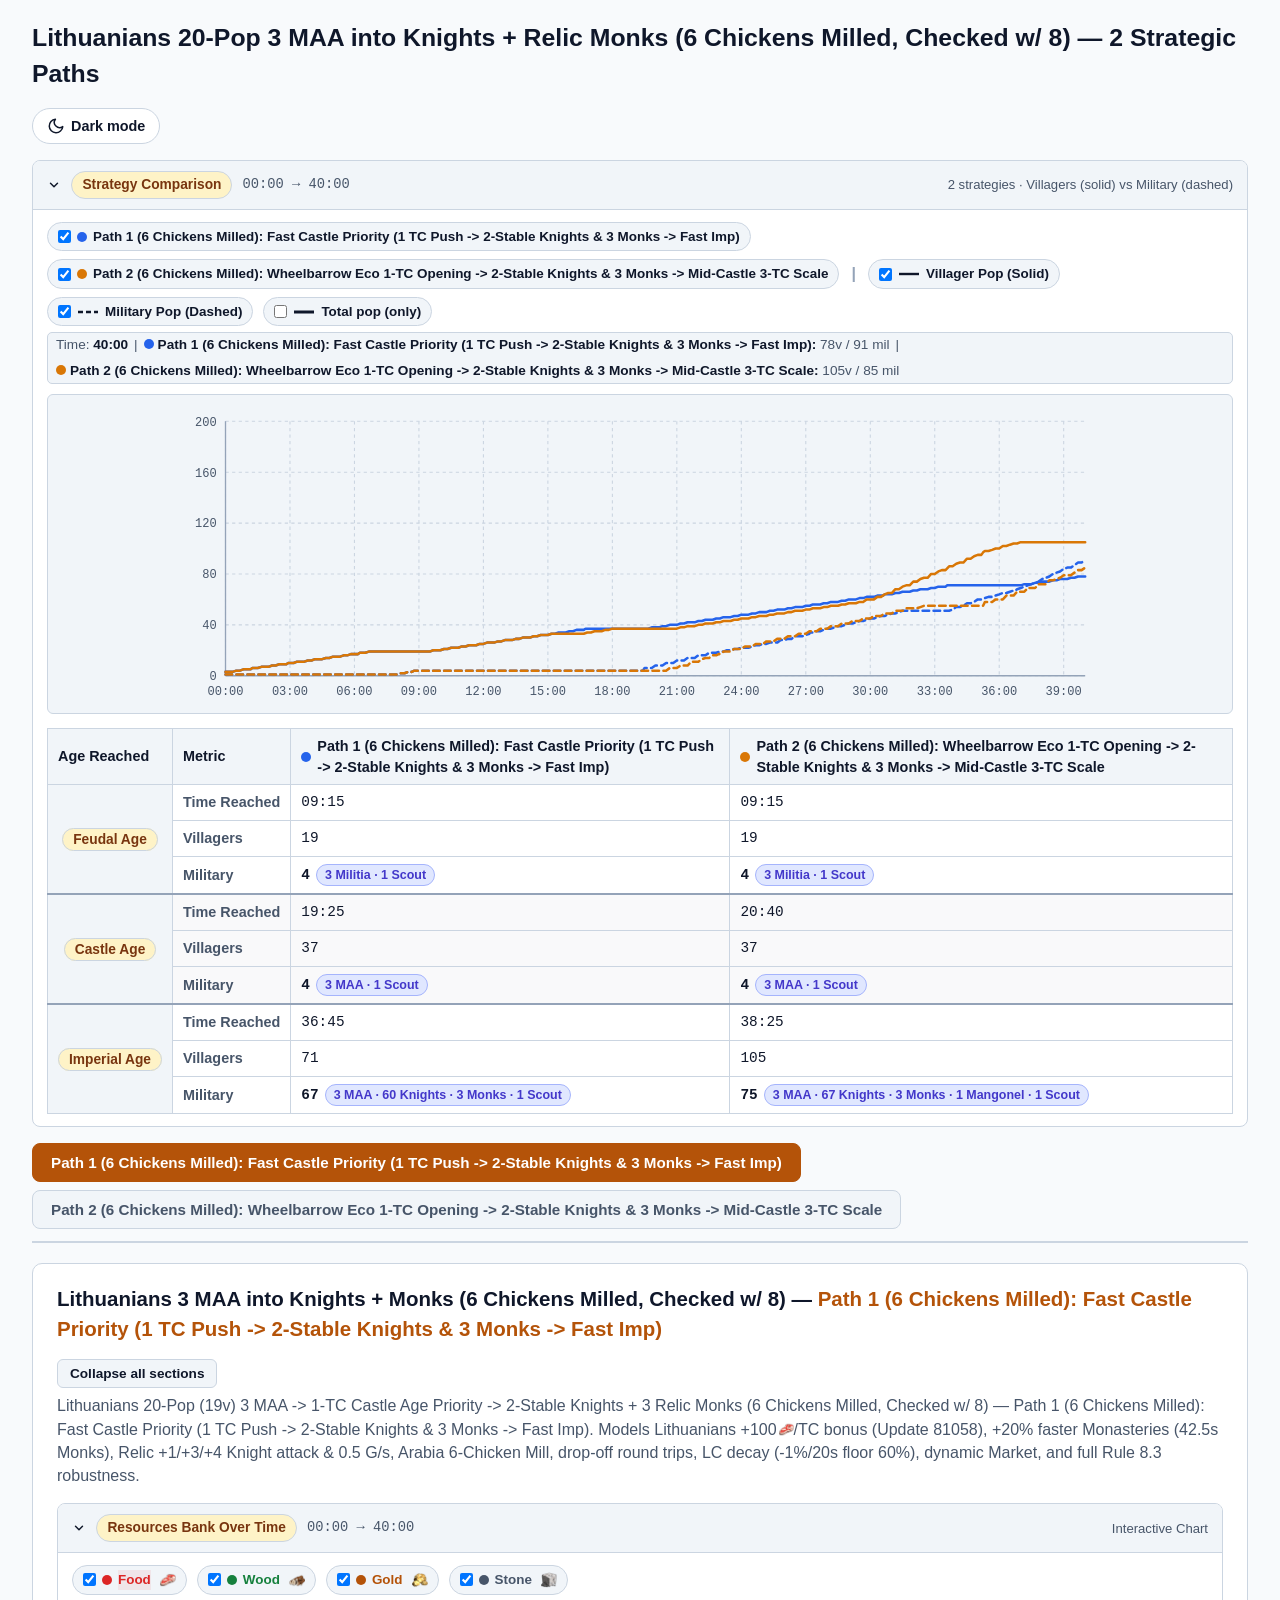
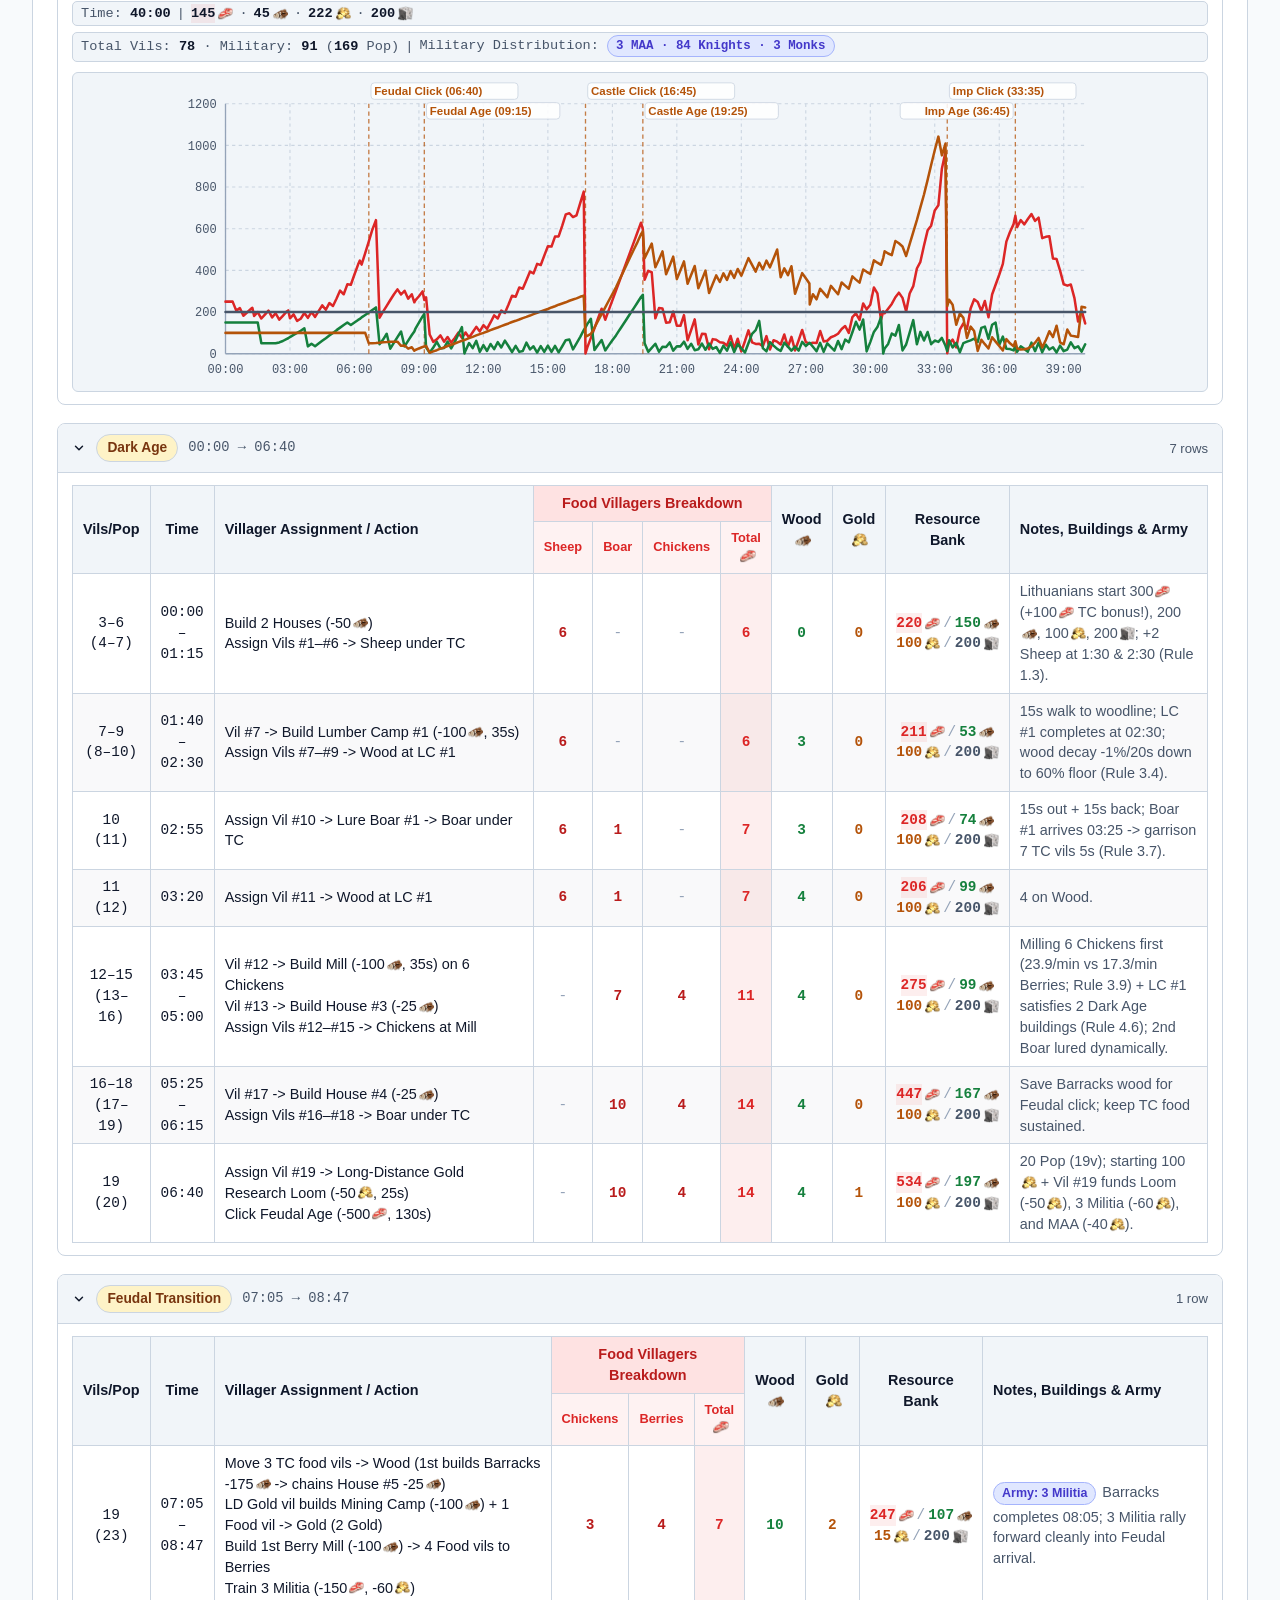
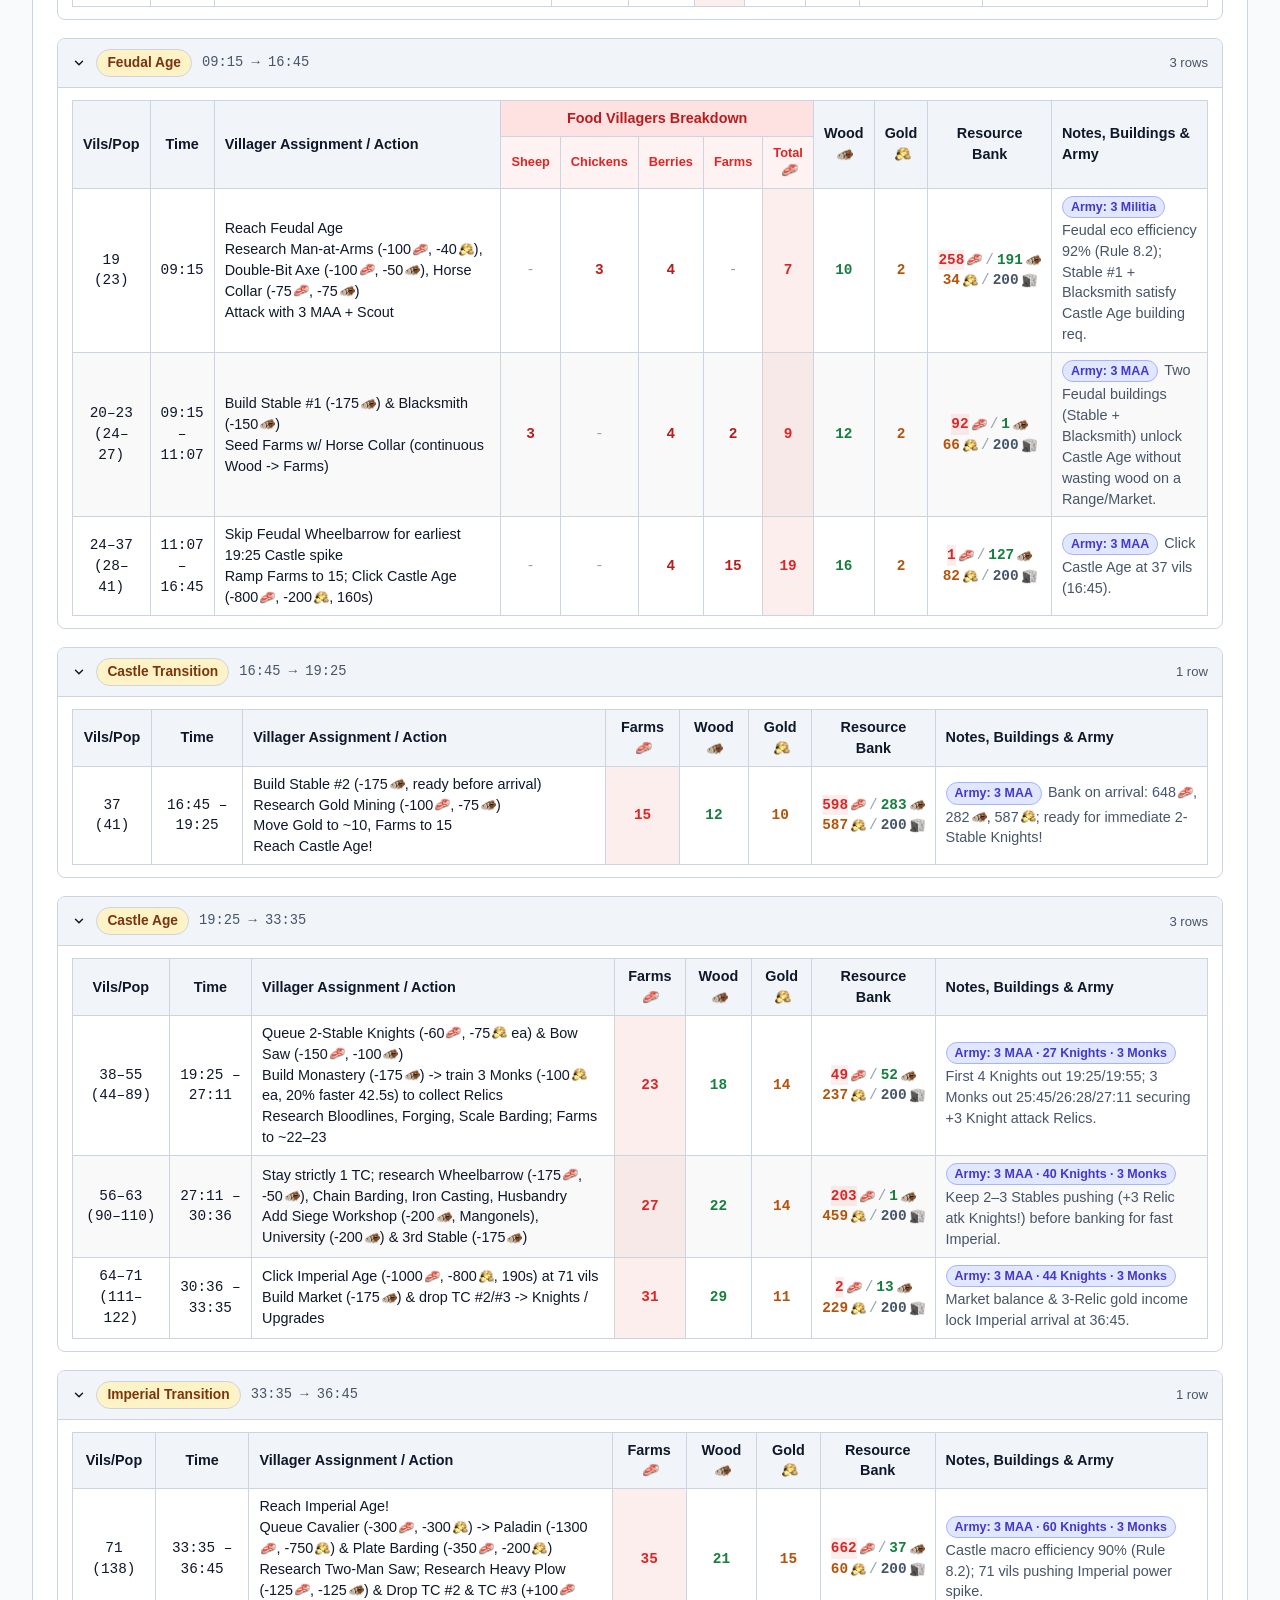
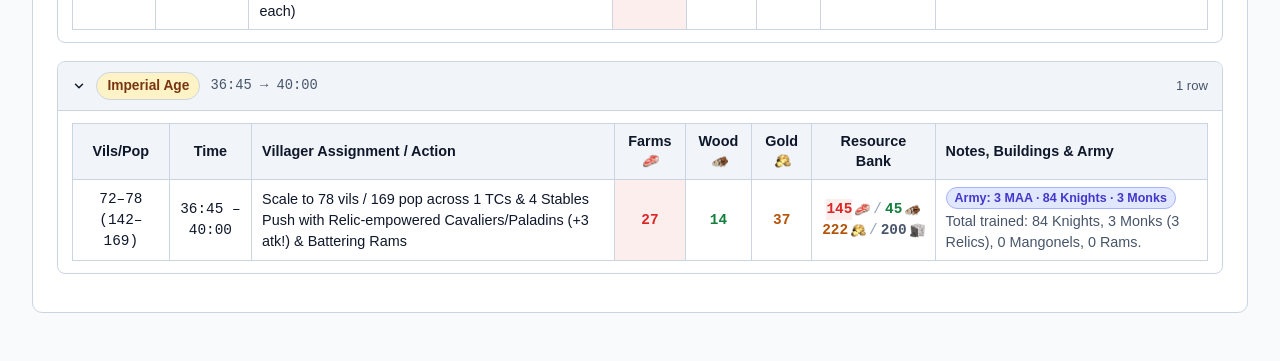
<file: builds/lithuanians_maa_into_knights/lithuanians_maa_into_knights.html>
<!DOCTYPE html>
<html lang="en">
<head>
    <meta charset="UTF-8">
    <meta name="viewport" content="width=device-width, initial-scale=1.0">
    <meta name="color-scheme" content="light">
    <script>
        try {
            document.querySelector('meta[name="color-scheme"]').content = localStorage.getItem("color-scheme") ?? "light";
        } catch (e) {}
    </script>
    <title>Lithuanians 20-Pop 3 MAA into Knights + Relic Monks (6 Chickens Milled, Checked w/ 8) — 2 Strategic Paths</title>
    <link rel="stylesheet" href="../../styles/build_order.css">
</head>
<body>
    <header class="page-header">
        <h1>Lithuanians 20-Pop 3 MAA into Knights + Relic Monks (6 Chickens Milled, Checked w/ 8) — 2 Strategic Paths</h1>
        <div class="header-actions">
            <button type="button" class="theme-toggle" id="theme-toggle-btn">
                <span class="theme-toggle-option theme-option-dark">
                    <svg viewBox="0 0 24 24" fill="none" stroke="currentColor" stroke-width="2" stroke-linecap="round" stroke-linejoin="round" aria-hidden="true">
                        <path d="M21 12.79A9 9 0 1 1 11.21 3 7 7 0 0 0 21 12.79z"></path>
                    </svg>
                    <span>Dark mode</span>
                </span>
                <span class="theme-toggle-option theme-option-light">
                    <svg viewBox="0 0 24 24" fill="none" stroke="currentColor" stroke-width="2" stroke-linecap="round" stroke-linejoin="round" aria-hidden="true">
                        <circle cx="12" cy="12" r="5"></circle>
                        <line x1="12" y1="1" x2="12" y2="3"></line>
                        <line x1="12" y1="21" x2="12" y2="23"></line>
                        <line x1="4.22" y1="4.22" x2="5.64" y2="5.64"></line>
                        <line x1="18.36" y1="18.36" x2="19.78" y2="19.78"></line>
                        <line x1="1" y1="12" x2="3" y2="12"></line>
                        <line x1="21" y1="12" x2="23" y2="12"></line>
                        <line x1="4.22" y1="19.78" x2="5.64" y2="18.36"></line>
                        <line x1="18.36" y1="5.64" x2="19.78" y2="4.22"></line>
                    </svg>
                    <span>Light mode</span>
                </span>
            </button>
        </div>
    </header>
    <main>
        
    <details open class="phase-block strategy-comp-block">
        <summary class="phase-title">
            <span class="badge">Strategy Comparison</span>
            <span class="phase-range mono">00:00 &rarr; 40:00</span>
            <span class="phase-row-count">2 strategies &middot; Villagers (solid) vs Military (dashed)</span>
        </summary>
        <div class="phase-body">
            <div class="chart-controls">
                <div class="comp-legend-row" role="group" aria-label="Toggle strategies and population types">
                    <label class="chart-series-toggle"><input type="checkbox" checked data-comp-toggle-strategy="0"><span class="swatch" style="background:#2563eb"></span><span>Path 1 (6 Chickens Milled): Fast Castle Priority (1 TC Push -&gt; 2-Stable Knights &amp; 3 Monks -&gt; Fast Imp)</span></label><label class="chart-series-toggle"><input type="checkbox" checked data-comp-toggle-strategy="1"><span class="swatch" style="background:#d97706"></span><span>Path 2 (6 Chickens Milled): Wheelbarrow Eco 1-TC Opening -&gt; 2-Stable Knights &amp; 3 Monks -&gt; Mid-Castle 3-TC Scale</span></label>
                    <span class="comp-legend-divider" aria-hidden="true">|</span>
                    <label class="chart-series-toggle">
                        <input type="checkbox" checked data-comp-toggle-metric="vils">
                        <svg class="comp-line-glyph" viewBox="0 0 22 10" aria-hidden="true">
                            <line x1="1" y1="5" x2="21" y2="5" stroke="currentColor" stroke-width="2.4" />
                        </svg>
                        <span>Villager Pop (Solid)</span>
                    </label>
                    <label class="chart-series-toggle">
                        <input type="checkbox" checked data-comp-toggle-metric="mil">
                        <svg class="comp-line-glyph" viewBox="0 0 22 10" aria-hidden="true">
                            <line x1="1" y1="5" x2="21" y2="5" stroke="currentColor" stroke-width="2.4" stroke-dasharray="5 3" />
                        </svg>
                        <span>Military Pop (Dashed)</span>
                    </label>
                    <label class="chart-series-toggle">
                        <input type="checkbox" data-comp-toggle-metric="total">
                        <svg class="comp-line-glyph" viewBox="0 0 22 10" aria-hidden="true">
                            <line x1="1" y1="5" x2="21" y2="5" stroke="currentColor" stroke-width="3" />
                        </svg>
                        <span>Total pop (only)</span>
                    </label>
                </div>
                <div class="chart-readout" id="strategy-comp-chart-readout">
                    <span>Time: <strong>40:00</strong></span><span>|</span><span><span class="swatch" style="background:#2563eb;margin-right:4px"></span><strong>Path 1 (6 Chickens Milled): Fast Castle Priority (1 TC Push -&gt; 2-Stable Knights &amp; 3 Monks -&gt; Fast Imp):</strong> 78v / 91 mil</span><span>|</span><span><span class="swatch" style="background:#d97706;margin-right:4px"></span><strong>Path 2 (6 Chickens Milled): Wheelbarrow Eco 1-TC Opening -&gt; 2-Stable Knights &amp; 3 Monks -&gt; Mid-Castle 3-TC Scale:</strong> 105v / 85 mil</span>
                </div>
            </div>
            <div class="chart-svg-wrap">
                <svg id="strategy-comp-chart" class="strategy-chart-svg" viewBox="0 0 860 290"
                     role="img" aria-label="Strategy population comparison chart"
                     data-comp-series="[{&quot;idx&quot;: 0, &quot;label&quot;: &quot;Path 1 (6 Chickens Milled): Fast Castle Priority (1 TC Push -&gt; 2-Stable Knights &amp; 3 Monks -&gt; Fast Imp)&quot;, &quot;color&quot;: &quot;#2563eb&quot;, &quot;pts&quot;: [{&quot;t&quot;: 0, &quot;ts&quot;: &quot;00:00&quot;, &quot;vils&quot;: 3, &quot;mil&quot;: 1, &quot;total&quot;: 4}, {&quot;t&quot;: 10, &quot;ts&quot;: &quot;00:10&quot;, &quot;vils&quot;: 3, &quot;mil&quot;: 1, &quot;total&quot;: 4}, {&quot;t&quot;: 20, &quot;ts&quot;: &quot;00:20&quot;, &quot;vils&quot;: 3, &quot;mil&quot;: 1, &quot;total&quot;: 4}, {&quot;t&quot;: 30, &quot;ts&quot;: &quot;00:30&quot;, &quot;vils&quot;: 4, &quot;mil&quot;: 1, &quot;total&quot;: 5}, {&quot;t&quot;: 40, &quot;ts&quot;: &quot;00:40&quot;, &quot;vils&quot;: 4, &quot;mil&quot;: 1, &quot;total&quot;: 5}, {&quot;t&quot;: 50, &quot;ts&quot;: &quot;00:50&quot;, &quot;vils&quot;: 5, &quot;mil&quot;: 1, &quot;total&quot;: 6}, {&quot;t&quot;: 60, &quot;ts&quot;: &quot;01:00&quot;, &quot;vils&quot;: 5, &quot;mil&quot;: 1, &quot;total&quot;: 6}, {&quot;t&quot;: 70, &quot;ts&quot;: &quot;01:10&quot;, &quot;vils&quot;: 5, &quot;mil&quot;: 1, &quot;total&quot;: 6}, {&quot;t&quot;: 75, &quot;ts&quot;: &quot;01:15&quot;, &quot;vils&quot;: 6, &quot;mil&quot;: 1, &quot;total&quot;: 7}, {&quot;t&quot;: 80, &quot;ts&quot;: &quot;01:20&quot;, &quot;vils&quot;: 6, &quot;mil&quot;: 1, &quot;total&quot;: 7}, {&quot;t&quot;: 90, &quot;ts&quot;: &quot;01:30&quot;, &quot;vils&quot;: 6, &quot;mil&quot;: 1, &quot;total&quot;: 7}, {&quot;t&quot;: 100, &quot;ts&quot;: &quot;01:40&quot;, &quot;vils&quot;: 7, &quot;mil&quot;: 1, &quot;total&quot;: 8}, {&quot;t&quot;: 110, &quot;ts&quot;: &quot;01:50&quot;, &quot;vils&quot;: 7, &quot;mil&quot;: 1, &quot;total&quot;: 8}, {&quot;t&quot;: 120, &quot;ts&quot;: &quot;02:00&quot;, &quot;vils&quot;: 7, &quot;mil&quot;: 1, &quot;total&quot;: 8}, {&quot;t&quot;: 130, &quot;ts&quot;: &quot;02:10&quot;, &quot;vils&quot;: 8, &quot;mil&quot;: 1, &quot;total&quot;: 9}, {&quot;t&quot;: 140, &quot;ts&quot;: &quot;02:20&quot;, &quot;vils&quot;: 8, &quot;mil&quot;: 1, &quot;total&quot;: 9}, {&quot;t&quot;: 150, &quot;ts&quot;: &quot;02:30&quot;, &quot;vils&quot;: 9, &quot;mil&quot;: 1, &quot;total&quot;: 10}, {&quot;t&quot;: 160, &quot;ts&quot;: &quot;02:40&quot;, &quot;vils&quot;: 9, &quot;mil&quot;: 1, &quot;total&quot;: 10}, {&quot;t&quot;: 170, &quot;ts&quot;: &quot;02:50&quot;, &quot;vils&quot;: 9, &quot;mil&quot;: 1, &quot;total&quot;: 10}, {&quot;t&quot;: 175, &quot;ts&quot;: &quot;02:55&quot;, &quot;vils&quot;: 10, &quot;mil&quot;: 1, &quot;total&quot;: 11}, {&quot;t&quot;: 180, &quot;ts&quot;: &quot;03:00&quot;, &quot;vils&quot;: 10, &quot;mil&quot;: 1, &quot;total&quot;: 11}, {&quot;t&quot;: 190, &quot;ts&quot;: &quot;03:10&quot;, &quot;vils&quot;: 10, &quot;mil&quot;: 1, &quot;total&quot;: 11}, {&quot;t&quot;: 200, &quot;ts&quot;: &quot;03:20&quot;, &quot;vils&quot;: 11, &quot;mil&quot;: 1, &quot;total&quot;: 12}, {&quot;t&quot;: 210, &quot;ts&quot;: &quot;03:30&quot;, &quot;vils&quot;: 11, &quot;mil&quot;: 1, &quot;total&quot;: 12}, {&quot;t&quot;: 220, &quot;ts&quot;: &quot;03:40&quot;, &quot;vils&quot;: 11, &quot;mil&quot;: 1, &quot;total&quot;: 12}, {&quot;t&quot;: 230, &quot;ts&quot;: &quot;03:50&quot;, &quot;vils&quot;: 12, &quot;mil&quot;: 1, &quot;total&quot;: 13}, {&quot;t&quot;: 240, &quot;ts&quot;: &quot;04:00&quot;, &quot;vils&quot;: 12, &quot;mil&quot;: 1, &quot;total&quot;: 13}, {&quot;t&quot;: 250, &quot;ts&quot;: &quot;04:10&quot;, &quot;vils&quot;: 13, &quot;mil&quot;: 1, &quot;total&quot;: 14}, {&quot;t&quot;: 260, &quot;ts&quot;: &quot;04:20&quot;, &quot;vils&quot;: 13, &quot;mil&quot;: 1, &quot;total&quot;: 14}, {&quot;t&quot;: 270, &quot;ts&quot;: &quot;04:30&quot;, &quot;vils&quot;: 13, &quot;mil&quot;: 1, &quot;total&quot;: 14}, {&quot;t&quot;: 280, &quot;ts&quot;: &quot;04:40&quot;, &quot;vils&quot;: 14, &quot;mil&quot;: 1, &quot;total&quot;: 15}, {&quot;t&quot;: 290, &quot;ts&quot;: &quot;04:50&quot;, &quot;vils&quot;: 14, &quot;mil&quot;: 1, &quot;total&quot;: 15}, {&quot;t&quot;: 300, &quot;ts&quot;: &quot;05:00&quot;, &quot;vils&quot;: 15, &quot;mil&quot;: 1, &quot;total&quot;: 16}, {&quot;t&quot;: 310, &quot;ts&quot;: &quot;05:10&quot;, &quot;vils&quot;: 15, &quot;mil&quot;: 1, &quot;total&quot;: 16}, {&quot;t&quot;: 320, &quot;ts&quot;: &quot;05:20&quot;, &quot;vils&quot;: 15, &quot;mil&quot;: 1, &quot;total&quot;: 16}, {&quot;t&quot;: 330, &quot;ts&quot;: &quot;05:30&quot;, &quot;vils&quot;: 16, &quot;mil&quot;: 1, &quot;total&quot;: 17}, {&quot;t&quot;: 340, &quot;ts&quot;: &quot;05:40&quot;, &quot;vils&quot;: 16, &quot;mil&quot;: 1, &quot;total&quot;: 17}, {&quot;t&quot;: 350, &quot;ts&quot;: &quot;05:50&quot;, &quot;vils&quot;: 17, &quot;mil&quot;: 1, &quot;total&quot;: 18}, {&quot;t&quot;: 360, &quot;ts&quot;: &quot;06:00&quot;, &quot;vils&quot;: 17, &quot;mil&quot;: 1, &quot;total&quot;: 18}, {&quot;t&quot;: 370, &quot;ts&quot;: &quot;06:10&quot;, &quot;vils&quot;: 17, &quot;mil&quot;: 1, &quot;total&quot;: 18}, {&quot;t&quot;: 375, &quot;ts&quot;: &quot;06:15&quot;, &quot;vils&quot;: 18, &quot;mil&quot;: 1, &quot;total&quot;: 19}, {&quot;t&quot;: 380, &quot;ts&quot;: &quot;06:20&quot;, &quot;vils&quot;: 18, &quot;mil&quot;: 1, &quot;total&quot;: 19}, {&quot;t&quot;: 390, &quot;ts&quot;: &quot;06:30&quot;, &quot;vils&quot;: 18, &quot;mil&quot;: 1, &quot;total&quot;: 19}, {&quot;t&quot;: 400, &quot;ts&quot;: &quot;06:40&quot;, &quot;vils&quot;: 19, &quot;mil&quot;: 1, &quot;total&quot;: 20}, {&quot;t&quot;: 410, &quot;ts&quot;: &quot;06:50&quot;, &quot;vils&quot;: 19, &quot;mil&quot;: 1, &quot;total&quot;: 20}, {&quot;t&quot;: 420, &quot;ts&quot;: &quot;07:00&quot;, &quot;vils&quot;: 19, &quot;mil&quot;: 1, &quot;total&quot;: 20}, {&quot;t&quot;: 430, &quot;ts&quot;: &quot;07:10&quot;, &quot;vils&quot;: 19, &quot;mil&quot;: 1, &quot;total&quot;: 20}, {&quot;t&quot;: 440, &quot;ts&quot;: &quot;07:20&quot;, &quot;vils&quot;: 19, &quot;mil&quot;: 1, &quot;total&quot;: 20}, {&quot;t&quot;: 450, &quot;ts&quot;: &quot;07:30&quot;, &quot;vils&quot;: 19, &quot;mil&quot;: 1, &quot;total&quot;: 20}, {&quot;t&quot;: 460, &quot;ts&quot;: &quot;07:40&quot;, &quot;vils&quot;: 19, &quot;mil&quot;: 1, &quot;total&quot;: 20}, {&quot;t&quot;: 470, &quot;ts&quot;: &quot;07:50&quot;, &quot;vils&quot;: 19, &quot;mil&quot;: 1, &quot;total&quot;: 20}, {&quot;t&quot;: 480, &quot;ts&quot;: &quot;08:00&quot;, &quot;vils&quot;: 19, &quot;mil&quot;: 1, &quot;total&quot;: 20}, {&quot;t&quot;: 490, &quot;ts&quot;: &quot;08:10&quot;, &quot;vils&quot;: 19, &quot;mil&quot;: 2, &quot;total&quot;: 21}, {&quot;t&quot;: 500, &quot;ts&quot;: &quot;08:20&quot;, &quot;vils&quot;: 19, &quot;mil&quot;: 2, &quot;total&quot;: 21}, {&quot;t&quot;: 510, &quot;ts&quot;: &quot;08:30&quot;, &quot;vils&quot;: 19, &quot;mil&quot;: 3, &quot;total&quot;: 22}, {&quot;t&quot;: 520, &quot;ts&quot;: &quot;08:40&quot;, &quot;vils&quot;: 19, &quot;mil&quot;: 3, &quot;total&quot;: 22}, {&quot;t&quot;: 527, &quot;ts&quot;: &quot;08:47&quot;, &quot;vils&quot;: 19, &quot;mil&quot;: 4, &quot;total&quot;: 23}, {&quot;t&quot;: 530, &quot;ts&quot;: &quot;08:50&quot;, &quot;vils&quot;: 19, &quot;mil&quot;: 4, &quot;total&quot;: 23}, {&quot;t&quot;: 540, &quot;ts&quot;: &quot;09:00&quot;, &quot;vils&quot;: 19, &quot;mil&quot;: 4, &quot;total&quot;: 23}, {&quot;t&quot;: 550, &quot;ts&quot;: &quot;09:10&quot;, &quot;vils&quot;: 19, &quot;mil&quot;: 4, &quot;total&quot;: 23}, {&quot;t&quot;: 555, &quot;ts&quot;: &quot;09:15&quot;, &quot;vils&quot;: 19, &quot;mil&quot;: 4, &quot;total&quot;: 23}, {&quot;t&quot;: 560, &quot;ts&quot;: &quot;09:20&quot;, &quot;vils&quot;: 19, &quot;mil&quot;: 4, &quot;total&quot;: 23}, {&quot;t&quot;: 570, &quot;ts&quot;: &quot;09:30&quot;, &quot;vils&quot;: 19, &quot;mil&quot;: 4, &quot;total&quot;: 23}, {&quot;t&quot;: 580, &quot;ts&quot;: &quot;09:40&quot;, &quot;vils&quot;: 20, &quot;mil&quot;: 4, &quot;total&quot;: 24}, {&quot;t&quot;: 590, &quot;ts&quot;: &quot;09:50&quot;, &quot;vils&quot;: 20, &quot;mil&quot;: 4, &quot;total&quot;: 24}, {&quot;t&quot;: 600, &quot;ts&quot;: &quot;10:00&quot;, &quot;vils&quot;: 20, &quot;mil&quot;: 4, &quot;total&quot;: 24}, {&quot;t&quot;: 610, &quot;ts&quot;: &quot;10:10&quot;, &quot;vils&quot;: 21, &quot;mil&quot;: 4, &quot;total&quot;: 25}, {&quot;t&quot;: 620, &quot;ts&quot;: &quot;10:20&quot;, &quot;vils&quot;: 21, &quot;mil&quot;: 4, &quot;total&quot;: 25}, {&quot;t&quot;: 630, &quot;ts&quot;: &quot;10:30&quot;, &quot;vils&quot;: 22, &quot;mil&quot;: 4, &quot;total&quot;: 26}, {&quot;t&quot;: 640, &quot;ts&quot;: &quot;10:40&quot;, &quot;vils&quot;: 22, &quot;mil&quot;: 4, &quot;total&quot;: 26}, {&quot;t&quot;: 650, &quot;ts&quot;: &quot;10:50&quot;, &quot;vils&quot;: 22, &quot;mil&quot;: 4, &quot;total&quot;: 26}, {&quot;t&quot;: 660, &quot;ts&quot;: &quot;11:00&quot;, &quot;vils&quot;: 23, &quot;mil&quot;: 4, &quot;total&quot;: 27}, {&quot;t&quot;: 667, &quot;ts&quot;: &quot;11:07&quot;, &quot;vils&quot;: 23, &quot;mil&quot;: 4, &quot;total&quot;: 27}, {&quot;t&quot;: 670, &quot;ts&quot;: &quot;11:10&quot;, &quot;vils&quot;: 23, &quot;mil&quot;: 4, &quot;total&quot;: 27}, {&quot;t&quot;: 680, &quot;ts&quot;: &quot;11:20&quot;, &quot;vils&quot;: 24, &quot;mil&quot;: 4, &quot;total&quot;: 28}, {&quot;t&quot;: 690, &quot;ts&quot;: &quot;11:30&quot;, &quot;vils&quot;: 24, &quot;mil&quot;: 4, &quot;total&quot;: 28}, {&quot;t&quot;: 700, &quot;ts&quot;: &quot;11:40&quot;, &quot;vils&quot;: 24, &quot;mil&quot;: 4, &quot;total&quot;: 28}, {&quot;t&quot;: 710, &quot;ts&quot;: &quot;11:50&quot;, &quot;vils&quot;: 25, &quot;mil&quot;: 4, &quot;total&quot;: 29}, {&quot;t&quot;: 720, &quot;ts&quot;: &quot;12:00&quot;, &quot;vils&quot;: 25, &quot;mil&quot;: 4, &quot;total&quot;: 29}, {&quot;t&quot;: 730, &quot;ts&quot;: &quot;12:10&quot;, &quot;vils&quot;: 26, &quot;mil&quot;: 4, &quot;total&quot;: 30}, {&quot;t&quot;: 740, &quot;ts&quot;: &quot;12:20&quot;, &quot;vils&quot;: 26, &quot;mil&quot;: 4, &quot;total&quot;: 30}, {&quot;t&quot;: 750, &quot;ts&quot;: &quot;12:30&quot;, &quot;vils&quot;: 26, &quot;mil&quot;: 4, &quot;total&quot;: 30}, {&quot;t&quot;: 760, &quot;ts&quot;: &quot;12:40&quot;, &quot;vils&quot;: 27, &quot;mil&quot;: 4, &quot;total&quot;: 31}, {&quot;t&quot;: 770, &quot;ts&quot;: &quot;12:50&quot;, &quot;vils&quot;: 27, &quot;mil&quot;: 4, &quot;total&quot;: 31}, {&quot;t&quot;: 780, &quot;ts&quot;: &quot;13:00&quot;, &quot;vils&quot;: 28, &quot;mil&quot;: 4, &quot;total&quot;: 32}, {&quot;t&quot;: 790, &quot;ts&quot;: &quot;13:10&quot;, &quot;vils&quot;: 28, &quot;mil&quot;: 4, &quot;total&quot;: 32}, {&quot;t&quot;: 800, &quot;ts&quot;: &quot;13:20&quot;, &quot;vils&quot;: 28, &quot;mil&quot;: 4, &quot;total&quot;: 32}, {&quot;t&quot;: 810, &quot;ts&quot;: &quot;13:30&quot;, &quot;vils&quot;: 29, &quot;mil&quot;: 4, &quot;total&quot;: 33}, {&quot;t&quot;: 820, &quot;ts&quot;: &quot;13:40&quot;, &quot;vils&quot;: 29, &quot;mil&quot;: 4, &quot;total&quot;: 33}, {&quot;t&quot;: 830, &quot;ts&quot;: &quot;13:50&quot;, &quot;vils&quot;: 30, &quot;mil&quot;: 4, &quot;total&quot;: 34}, {&quot;t&quot;: 840, &quot;ts&quot;: &quot;14:00&quot;, &quot;vils&quot;: 30, &quot;mil&quot;: 4, &quot;total&quot;: 34}, {&quot;t&quot;: 850, &quot;ts&quot;: &quot;14:10&quot;, &quot;vils&quot;: 30, &quot;mil&quot;: 4, &quot;total&quot;: 34}, {&quot;t&quot;: 860, &quot;ts&quot;: &quot;14:20&quot;, &quot;vils&quot;: 31, &quot;mil&quot;: 4, &quot;total&quot;: 35}, {&quot;t&quot;: 870, &quot;ts&quot;: &quot;14:30&quot;, &quot;vils&quot;: 31, &quot;mil&quot;: 4, &quot;total&quot;: 35}, {&quot;t&quot;: 880, &quot;ts&quot;: &quot;14:40&quot;, &quot;vils&quot;: 32, &quot;mil&quot;: 4, &quot;total&quot;: 36}, {&quot;t&quot;: 890, &quot;ts&quot;: &quot;14:50&quot;, &quot;vils&quot;: 32, &quot;mil&quot;: 4, &quot;total&quot;: 36}, {&quot;t&quot;: 900, &quot;ts&quot;: &quot;15:00&quot;, &quot;vils&quot;: 32, &quot;mil&quot;: 4, &quot;total&quot;: 36}, {&quot;t&quot;: 910, &quot;ts&quot;: &quot;15:10&quot;, &quot;vils&quot;: 33, &quot;mil&quot;: 4, &quot;total&quot;: 37}, {&quot;t&quot;: 920, &quot;ts&quot;: &quot;15:20&quot;, &quot;vils&quot;: 33, &quot;mil&quot;: 4, &quot;total&quot;: 37}, {&quot;t&quot;: 930, &quot;ts&quot;: &quot;15:30&quot;, &quot;vils&quot;: 34, &quot;mil&quot;: 4, &quot;total&quot;: 38}, {&quot;t&quot;: 940, &quot;ts&quot;: &quot;15:40&quot;, &quot;vils&quot;: 34, &quot;mil&quot;: 4, &quot;total&quot;: 38}, {&quot;t&quot;: 950, &quot;ts&quot;: &quot;15:50&quot;, &quot;vils&quot;: 34, &quot;mil&quot;: 4, &quot;total&quot;: 38}, {&quot;t&quot;: 960, &quot;ts&quot;: &quot;16:00&quot;, &quot;vils&quot;: 35, &quot;mil&quot;: 4, &quot;total&quot;: 39}, {&quot;t&quot;: 970, &quot;ts&quot;: &quot;16:10&quot;, &quot;vils&quot;: 35, &quot;mil&quot;: 4, &quot;total&quot;: 39}, {&quot;t&quot;: 980, &quot;ts&quot;: &quot;16:20&quot;, &quot;vils&quot;: 36, &quot;mil&quot;: 4, &quot;total&quot;: 40}, {&quot;t&quot;: 990, &quot;ts&quot;: &quot;16:30&quot;, &quot;vils&quot;: 36, &quot;mil&quot;: 4, &quot;total&quot;: 40}, {&quot;t&quot;: 1000, &quot;ts&quot;: &quot;16:40&quot;, &quot;vils&quot;: 36, &quot;mil&quot;: 4, &quot;total&quot;: 40}, {&quot;t&quot;: 1005, &quot;ts&quot;: &quot;16:45&quot;, &quot;vils&quot;: 37, &quot;mil&quot;: 4, &quot;total&quot;: 41}, {&quot;t&quot;: 1010, &quot;ts&quot;: &quot;16:50&quot;, &quot;vils&quot;: 37, &quot;mil&quot;: 4, &quot;total&quot;: 41}, {&quot;t&quot;: 1020, &quot;ts&quot;: &quot;17:00&quot;, &quot;vils&quot;: 37, &quot;mil&quot;: 4, &quot;total&quot;: 41}, {&quot;t&quot;: 1030, &quot;ts&quot;: &quot;17:10&quot;, &quot;vils&quot;: 37, &quot;mil&quot;: 4, &quot;total&quot;: 41}, {&quot;t&quot;: 1040, &quot;ts&quot;: &quot;17:20&quot;, &quot;vils&quot;: 37, &quot;mil&quot;: 4, &quot;total&quot;: 41}, {&quot;t&quot;: 1050, &quot;ts&quot;: &quot;17:30&quot;, &quot;vils&quot;: 37, &quot;mil&quot;: 4, &quot;total&quot;: 41}, {&quot;t&quot;: 1060, &quot;ts&quot;: &quot;17:40&quot;, &quot;vils&quot;: 37, &quot;mil&quot;: 4, &quot;total&quot;: 41}, {&quot;t&quot;: 1070, &quot;ts&quot;: &quot;17:50&quot;, &quot;vils&quot;: 37, &quot;mil&quot;: 4, &quot;total&quot;: 41}, {&quot;t&quot;: 1080, &quot;ts&quot;: &quot;18:00&quot;, &quot;vils&quot;: 37, &quot;mil&quot;: 4, &quot;total&quot;: 41}, {&quot;t&quot;: 1090, &quot;ts&quot;: &quot;18:10&quot;, &quot;vils&quot;: 37, &quot;mil&quot;: 4, &quot;total&quot;: 41}, {&quot;t&quot;: 1100, &quot;ts&quot;: &quot;18:20&quot;, &quot;vils&quot;: 37, &quot;mil&quot;: 4, &quot;total&quot;: 41}, {&quot;t&quot;: 1110, &quot;ts&quot;: &quot;18:30&quot;, &quot;vils&quot;: 37, &quot;mil&quot;: 4, &quot;total&quot;: 41}, {&quot;t&quot;: 1120, &quot;ts&quot;: &quot;18:40&quot;, &quot;vils&quot;: 37, &quot;mil&quot;: 4, &quot;total&quot;: 41}, {&quot;t&quot;: 1130, &quot;ts&quot;: &quot;18:50&quot;, &quot;vils&quot;: 37, &quot;mil&quot;: 4, &quot;total&quot;: 41}, {&quot;t&quot;: 1140, &quot;ts&quot;: &quot;19:00&quot;, &quot;vils&quot;: 37, &quot;mil&quot;: 4, &quot;total&quot;: 41}, {&quot;t&quot;: 1150, &quot;ts&quot;: &quot;19:10&quot;, &quot;vils&quot;: 37, &quot;mil&quot;: 4, &quot;total&quot;: 41}, {&quot;t&quot;: 1160, &quot;ts&quot;: &quot;19:20&quot;, &quot;vils&quot;: 37, &quot;mil&quot;: 4, &quot;total&quot;: 41}, {&quot;t&quot;: 1165, &quot;ts&quot;: &quot;19:25&quot;, &quot;vils&quot;: 37, &quot;mil&quot;: 4, &quot;total&quot;: 41}, {&quot;t&quot;: 1170, &quot;ts&quot;: &quot;19:30&quot;, &quot;vils&quot;: 37, &quot;mil&quot;: 6, &quot;total&quot;: 43}, {&quot;t&quot;: 1180, &quot;ts&quot;: &quot;19:40&quot;, &quot;vils&quot;: 37, &quot;mil&quot;: 6, &quot;total&quot;: 43}, {&quot;t&quot;: 1190, &quot;ts&quot;: &quot;19:50&quot;, &quot;vils&quot;: 38, &quot;mil&quot;: 6, &quot;total&quot;: 44}, {&quot;t&quot;: 1200, &quot;ts&quot;: &quot;20:00&quot;, &quot;vils&quot;: 38, &quot;mil&quot;: 8, &quot;total&quot;: 46}, {&quot;t&quot;: 1210, &quot;ts&quot;: &quot;20:10&quot;, &quot;vils&quot;: 38, &quot;mil&quot;: 8, &quot;total&quot;: 46}, {&quot;t&quot;: 1220, &quot;ts&quot;: &quot;20:20&quot;, &quot;vils&quot;: 39, &quot;mil&quot;: 8, &quot;total&quot;: 47}, {&quot;t&quot;: 1230, &quot;ts&quot;: &quot;20:30&quot;, &quot;vils&quot;: 39, &quot;mil&quot;: 10, &quot;total&quot;: 49}, {&quot;t&quot;: 1240, &quot;ts&quot;: &quot;20:40&quot;, &quot;vils&quot;: 40, &quot;mil&quot;: 10, &quot;total&quot;: 50}, {&quot;t&quot;: 1250, &quot;ts&quot;: &quot;20:50&quot;, &quot;vils&quot;: 40, &quot;mil&quot;: 10, &quot;total&quot;: 50}, {&quot;t&quot;: 1260, &quot;ts&quot;: &quot;21:00&quot;, &quot;vils&quot;: 40, &quot;mil&quot;: 12, &quot;total&quot;: 52}, {&quot;t&quot;: 1270, &quot;ts&quot;: &quot;21:10&quot;, &quot;vils&quot;: 41, &quot;mil&quot;: 12, &quot;total&quot;: 53}, {&quot;t&quot;: 1280, &quot;ts&quot;: &quot;21:20&quot;, &quot;vils&quot;: 41, &quot;mil&quot;: 12, &quot;total&quot;: 53}, {&quot;t&quot;: 1290, &quot;ts&quot;: &quot;21:30&quot;, &quot;vils&quot;: 42, &quot;mil&quot;: 14, &quot;total&quot;: 56}, {&quot;t&quot;: 1300, &quot;ts&quot;: &quot;21:40&quot;, &quot;vils&quot;: 42, &quot;mil&quot;: 14, &quot;total&quot;: 56}, {&quot;t&quot;: 1310, &quot;ts&quot;: &quot;21:50&quot;, &quot;vils&quot;: 42, &quot;mil&quot;: 14, &quot;total&quot;: 56}, {&quot;t&quot;: 1320, &quot;ts&quot;: &quot;22:00&quot;, &quot;vils&quot;: 43, &quot;mil&quot;: 16, &quot;total&quot;: 59}, {&quot;t&quot;: 1330, &quot;ts&quot;: &quot;22:10&quot;, &quot;vils&quot;: 43, &quot;mil&quot;: 16, &quot;total&quot;: 59}, {&quot;t&quot;: 1340, &quot;ts&quot;: &quot;22:20&quot;, &quot;vils&quot;: 44, &quot;mil&quot;: 16, &quot;total&quot;: 60}, {&quot;t&quot;: 1350, &quot;ts&quot;: &quot;22:30&quot;, &quot;vils&quot;: 44, &quot;mil&quot;: 18, &quot;total&quot;: 62}, {&quot;t&quot;: 1360, &quot;ts&quot;: &quot;22:40&quot;, &quot;vils&quot;: 44, &quot;mil&quot;: 18, &quot;total&quot;: 62}, {&quot;t&quot;: 1370, &quot;ts&quot;: &quot;22:50&quot;, &quot;vils&quot;: 45, &quot;mil&quot;: 18, &quot;total&quot;: 63}, {&quot;t&quot;: 1380, &quot;ts&quot;: &quot;23:00&quot;, &quot;vils&quot;: 45, &quot;mil&quot;: 19, &quot;total&quot;: 64}, {&quot;t&quot;: 1390, &quot;ts&quot;: &quot;23:10&quot;, &quot;vils&quot;: 46, &quot;mil&quot;: 19, &quot;total&quot;: 65}, {&quot;t&quot;: 1400, &quot;ts&quot;: &quot;23:20&quot;, &quot;vils&quot;: 46, &quot;mil&quot;: 20, &quot;total&quot;: 66}, {&quot;t&quot;: 1410, &quot;ts&quot;: &quot;23:30&quot;, &quot;vils&quot;: 46, &quot;mil&quot;: 20, &quot;total&quot;: 66}, {&quot;t&quot;: 1420, &quot;ts&quot;: &quot;23:40&quot;, &quot;vils&quot;: 47, &quot;mil&quot;: 21, &quot;total&quot;: 68}, {&quot;t&quot;: 1430, &quot;ts&quot;: &quot;23:50&quot;, &quot;vils&quot;: 47, &quot;mil&quot;: 21, &quot;total&quot;: 68}, {&quot;t&quot;: 1440, &quot;ts&quot;: &quot;24:00&quot;, &quot;vils&quot;: 48, &quot;mil&quot;: 22, &quot;total&quot;: 70}, {&quot;t&quot;: 1450, &quot;ts&quot;: &quot;24:10&quot;, &quot;vils&quot;: 48, &quot;mil&quot;: 22, &quot;total&quot;: 70}, {&quot;t&quot;: 1460, &quot;ts&quot;: &quot;24:20&quot;, &quot;vils&quot;: 48, &quot;mil&quot;: 22, &quot;total&quot;: 70}, {&quot;t&quot;: 1470, &quot;ts&quot;: &quot;24:30&quot;, &quot;vils&quot;: 49, &quot;mil&quot;: 23, &quot;total&quot;: 72}, {&quot;t&quot;: 1480, &quot;ts&quot;: &quot;24:40&quot;, &quot;vils&quot;: 49, &quot;mil&quot;: 24, &quot;total&quot;: 73}, {&quot;t&quot;: 1490, &quot;ts&quot;: &quot;24:50&quot;, &quot;vils&quot;: 50, &quot;mil&quot;: 24, &quot;total&quot;: 74}, {&quot;t&quot;: 1500, &quot;ts&quot;: &quot;25:00&quot;, &quot;vils&quot;: 50, &quot;mil&quot;: 25, &quot;total&quot;: 75}, {&quot;t&quot;: 1510, &quot;ts&quot;: &quot;25:10&quot;, &quot;vils&quot;: 50, &quot;mil&quot;: 25, &quot;total&quot;: 75}, {&quot;t&quot;: 1520, &quot;ts&quot;: &quot;25:20&quot;, &quot;vils&quot;: 51, &quot;mil&quot;: 26, &quot;total&quot;: 77}, {&quot;t&quot;: 1530, &quot;ts&quot;: &quot;25:30&quot;, &quot;vils&quot;: 51, &quot;mil&quot;: 26, &quot;total&quot;: 77}, {&quot;t&quot;: 1540, &quot;ts&quot;: &quot;25:40&quot;, &quot;vils&quot;: 52, &quot;mil&quot;: 26, &quot;total&quot;: 78}, {&quot;t&quot;: 1550, &quot;ts&quot;: &quot;25:50&quot;, &quot;vils&quot;: 52, &quot;mil&quot;: 28, &quot;total&quot;: 80}, {&quot;t&quot;: 1560, &quot;ts&quot;: &quot;26:00&quot;, &quot;vils&quot;: 52, &quot;mil&quot;: 28, &quot;total&quot;: 80}, {&quot;t&quot;: 1570, &quot;ts&quot;: &quot;26:10&quot;, &quot;vils&quot;: 53, &quot;mil&quot;: 29, &quot;total&quot;: 82}, {&quot;t&quot;: 1580, &quot;ts&quot;: &quot;26:20&quot;, &quot;vils&quot;: 53, &quot;mil&quot;: 29, &quot;total&quot;: 82}, {&quot;t&quot;: 1590, &quot;ts&quot;: &quot;26:30&quot;, &quot;vils&quot;: 54, &quot;mil&quot;: 31, &quot;total&quot;: 85}, {&quot;t&quot;: 1600, &quot;ts&quot;: &quot;26:40&quot;, &quot;vils&quot;: 54, &quot;mil&quot;: 31, &quot;total&quot;: 85}, {&quot;t&quot;: 1610, &quot;ts&quot;: &quot;26:50&quot;, &quot;vils&quot;: 54, &quot;mil&quot;: 31, &quot;total&quot;: 85}, {&quot;t&quot;: 1620, &quot;ts&quot;: &quot;27:00&quot;, &quot;vils&quot;: 55, &quot;mil&quot;: 32, &quot;total&quot;: 87}, {&quot;t&quot;: 1630, &quot;ts&quot;: &quot;27:10&quot;, &quot;vils&quot;: 55, &quot;mil&quot;: 33, &quot;total&quot;: 88}, {&quot;t&quot;: 1631, &quot;ts&quot;: &quot;27:11&quot;, &quot;vils&quot;: 55, &quot;mil&quot;: 34, &quot;total&quot;: 89}, {&quot;t&quot;: 1640, &quot;ts&quot;: &quot;27:20&quot;, &quot;vils&quot;: 56, &quot;mil&quot;: 34, &quot;total&quot;: 90}, {&quot;t&quot;: 1650, &quot;ts&quot;: &quot;27:30&quot;, &quot;vils&quot;: 56, &quot;mil&quot;: 35, &quot;total&quot;: 91}, {&quot;t&quot;: 1660, &quot;ts&quot;: &quot;27:40&quot;, &quot;vils&quot;: 56, &quot;mil&quot;: 35, &quot;total&quot;: 91}, {&quot;t&quot;: 1670, &quot;ts&quot;: &quot;27:50&quot;, &quot;vils&quot;: 57, &quot;mil&quot;: 36, &quot;total&quot;: 93}, {&quot;t&quot;: 1680, &quot;ts&quot;: &quot;28:00&quot;, &quot;vils&quot;: 57, &quot;mil&quot;: 37, &quot;total&quot;: 94}, {&quot;t&quot;: 1690, &quot;ts&quot;: &quot;28:10&quot;, &quot;vils&quot;: 58, &quot;mil&quot;: 37, &quot;total&quot;: 95}, {&quot;t&quot;: 1700, &quot;ts&quot;: &quot;28:20&quot;, &quot;vils&quot;: 58, &quot;mil&quot;: 38, &quot;total&quot;: 96}, {&quot;t&quot;: 1710, &quot;ts&quot;: &quot;28:30&quot;, &quot;vils&quot;: 58, &quot;mil&quot;: 39, &quot;total&quot;: 97}, {&quot;t&quot;: 1720, &quot;ts&quot;: &quot;28:40&quot;, &quot;vils&quot;: 59, &quot;mil&quot;: 39, &quot;total&quot;: 98}, {&quot;t&quot;: 1730, &quot;ts&quot;: &quot;28:50&quot;, &quot;vils&quot;: 59, &quot;mil&quot;: 40, &quot;total&quot;: 99}, {&quot;t&quot;: 1740, &quot;ts&quot;: &quot;29:00&quot;, &quot;vils&quot;: 60, &quot;mil&quot;: 41, &quot;total&quot;: 101}, {&quot;t&quot;: 1750, &quot;ts&quot;: &quot;29:10&quot;, &quot;vils&quot;: 60, &quot;mil&quot;: 41, &quot;total&quot;: 101}, {&quot;t&quot;: 1760, &quot;ts&quot;: &quot;29:20&quot;, &quot;vils&quot;: 60, &quot;mil&quot;: 42, &quot;total&quot;: 102}, {&quot;t&quot;: 1770, &quot;ts&quot;: &quot;29:30&quot;, &quot;vils&quot;: 61, &quot;mil&quot;: 43, &quot;total&quot;: 104}, {&quot;t&quot;: 1780, &quot;ts&quot;: &quot;29:40&quot;, &quot;vils&quot;: 61, &quot;mil&quot;: 43, &quot;total&quot;: 104}, {&quot;t&quot;: 1790, &quot;ts&quot;: &quot;29:50&quot;, &quot;vils&quot;: 62, &quot;mil&quot;: 44, &quot;total&quot;: 106}, {&quot;t&quot;: 1800, &quot;ts&quot;: &quot;30:00&quot;, &quot;vils&quot;: 62, &quot;mil&quot;: 45, &quot;total&quot;: 107}, {&quot;t&quot;: 1810, &quot;ts&quot;: &quot;30:10&quot;, &quot;vils&quot;: 62, &quot;mil&quot;: 45, &quot;total&quot;: 107}, {&quot;t&quot;: 1820, &quot;ts&quot;: &quot;30:20&quot;, &quot;vils&quot;: 63, &quot;mil&quot;: 46, &quot;total&quot;: 109}, {&quot;t&quot;: 1830, &quot;ts&quot;: &quot;30:30&quot;, &quot;vils&quot;: 63, &quot;mil&quot;: 47, &quot;total&quot;: 110}, {&quot;t&quot;: 1836, &quot;ts&quot;: &quot;30:36&quot;, &quot;vils&quot;: 63, &quot;mil&quot;: 47, &quot;total&quot;: 110}, {&quot;t&quot;: 1840, &quot;ts&quot;: &quot;30:40&quot;, &quot;vils&quot;: 64, &quot;mil&quot;: 47, &quot;total&quot;: 111}, {&quot;t&quot;: 1850, &quot;ts&quot;: &quot;30:50&quot;, &quot;vils&quot;: 64, &quot;mil&quot;: 48, &quot;total&quot;: 112}, {&quot;t&quot;: 1860, &quot;ts&quot;: &quot;31:00&quot;, &quot;vils&quot;: 64, &quot;mil&quot;: 49, &quot;total&quot;: 113}, {&quot;t&quot;: 1870, &quot;ts&quot;: &quot;31:10&quot;, &quot;vils&quot;: 65, &quot;mil&quot;: 49, &quot;total&quot;: 114}, {&quot;t&quot;: 1880, &quot;ts&quot;: &quot;31:20&quot;, &quot;vils&quot;: 65, &quot;mil&quot;: 50, &quot;total&quot;: 115}, {&quot;t&quot;: 1890, &quot;ts&quot;: &quot;31:30&quot;, &quot;vils&quot;: 66, &quot;mil&quot;: 51, &quot;total&quot;: 117}, {&quot;t&quot;: 1900, &quot;ts&quot;: &quot;31:40&quot;, &quot;vils&quot;: 66, &quot;mil&quot;: 51, &quot;total&quot;: 117}, {&quot;t&quot;: 1910, &quot;ts&quot;: &quot;31:50&quot;, &quot;vils&quot;: 66, &quot;mil&quot;: 51, &quot;total&quot;: 117}, {&quot;t&quot;: 1920, &quot;ts&quot;: &quot;32:00&quot;, &quot;vils&quot;: 67, &quot;mil&quot;: 51, &quot;total&quot;: 118}, {&quot;t&quot;: 1930, &quot;ts&quot;: &quot;32:10&quot;, &quot;vils&quot;: 67, &quot;mil&quot;: 51, &quot;total&quot;: 118}, {&quot;t&quot;: 1940, &quot;ts&quot;: &quot;32:20&quot;, &quot;vils&quot;: 68, &quot;mil&quot;: 51, &quot;total&quot;: 119}, {&quot;t&quot;: 1950, &quot;ts&quot;: &quot;32:30&quot;, &quot;vils&quot;: 68, &quot;mil&quot;: 51, &quot;total&quot;: 119}, {&quot;t&quot;: 1960, &quot;ts&quot;: &quot;32:40&quot;, &quot;vils&quot;: 68, &quot;mil&quot;: 51, &quot;total&quot;: 119}, {&quot;t&quot;: 1970, &quot;ts&quot;: &quot;32:50&quot;, &quot;vils&quot;: 69, &quot;mil&quot;: 51, &quot;total&quot;: 120}, {&quot;t&quot;: 1980, &quot;ts&quot;: &quot;33:00&quot;, &quot;vils&quot;: 69, &quot;mil&quot;: 51, &quot;total&quot;: 120}, {&quot;t&quot;: 1990, &quot;ts&quot;: &quot;33:10&quot;, &quot;vils&quot;: 70, &quot;mil&quot;: 51, &quot;total&quot;: 121}, {&quot;t&quot;: 2000, &quot;ts&quot;: &quot;33:20&quot;, &quot;vils&quot;: 70, &quot;mil&quot;: 51, &quot;total&quot;: 121}, {&quot;t&quot;: 2010, &quot;ts&quot;: &quot;33:30&quot;, &quot;vils&quot;: 70, &quot;mil&quot;: 51, &quot;total&quot;: 121}, {&quot;t&quot;: 2015, &quot;ts&quot;: &quot;33:35&quot;, &quot;vils&quot;: 71, &quot;mil&quot;: 51, &quot;total&quot;: 122}, {&quot;t&quot;: 2020, &quot;ts&quot;: &quot;33:40&quot;, &quot;vils&quot;: 71, &quot;mil&quot;: 51, &quot;total&quot;: 122}, {&quot;t&quot;: 2030, &quot;ts&quot;: &quot;33:50&quot;, &quot;vils&quot;: 71, &quot;mil&quot;: 52, &quot;total&quot;: 123}, {&quot;t&quot;: 2040, &quot;ts&quot;: &quot;34:00&quot;, &quot;vils&quot;: 71, &quot;mil&quot;: 54, &quot;total&quot;: 125}, {&quot;t&quot;: 2050, &quot;ts&quot;: &quot;34:10&quot;, &quot;vils&quot;: 71, &quot;mil&quot;: 54, &quot;total&quot;: 125}, {&quot;t&quot;: 2060, &quot;ts&quot;: &quot;34:20&quot;, &quot;vils&quot;: 71, &quot;mil&quot;: 55, &quot;total&quot;: 126}, {&quot;t&quot;: 2070, &quot;ts&quot;: &quot;34:30&quot;, &quot;vils&quot;: 71, &quot;mil&quot;: 57, &quot;total&quot;: 128}, {&quot;t&quot;: 2080, &quot;ts&quot;: &quot;34:40&quot;, &quot;vils&quot;: 71, &quot;mil&quot;: 57, &quot;total&quot;: 128}, {&quot;t&quot;: 2090, &quot;ts&quot;: &quot;34:50&quot;, &quot;vils&quot;: 71, &quot;mil&quot;: 58, &quot;total&quot;: 129}, {&quot;t&quot;: 2100, &quot;ts&quot;: &quot;35:00&quot;, &quot;vils&quot;: 71, &quot;mil&quot;: 60, &quot;total&quot;: 131}, {&quot;t&quot;: 2110, &quot;ts&quot;: &quot;35:10&quot;, &quot;vils&quot;: 71, &quot;mil&quot;: 60, &quot;total&quot;: 131}, {&quot;t&quot;: 2120, &quot;ts&quot;: &quot;35:20&quot;, &quot;vils&quot;: 71, &quot;mil&quot;: 61, &quot;total&quot;: 132}, {&quot;t&quot;: 2130, &quot;ts&quot;: &quot;35:30&quot;, &quot;vils&quot;: 71, &quot;mil&quot;: 62, &quot;total&quot;: 133}, {&quot;t&quot;: 2140, &quot;ts&quot;: &quot;35:40&quot;, &quot;vils&quot;: 71, &quot;mil&quot;: 62, &quot;total&quot;: 133}, {&quot;t&quot;: 2150, &quot;ts&quot;: &quot;35:50&quot;, &quot;vils&quot;: 71, &quot;mil&quot;: 63, &quot;total&quot;: 134}, {&quot;t&quot;: 2160, &quot;ts&quot;: &quot;36:00&quot;, &quot;vils&quot;: 71, &quot;mil&quot;: 64, &quot;total&quot;: 135}, {&quot;t&quot;: 2170, &quot;ts&quot;: &quot;36:10&quot;, &quot;vils&quot;: 71, &quot;mil&quot;: 65, &quot;total&quot;: 136}, {&quot;t&quot;: 2180, &quot;ts&quot;: &quot;36:20&quot;, &quot;vils&quot;: 71, &quot;mil&quot;: 65, &quot;total&quot;: 136}, {&quot;t&quot;: 2190, &quot;ts&quot;: &quot;36:30&quot;, &quot;vils&quot;: 71, &quot;mil&quot;: 66, &quot;total&quot;: 137}, {&quot;t&quot;: 2200, &quot;ts&quot;: &quot;36:40&quot;, &quot;vils&quot;: 71, &quot;mil&quot;: 67, &quot;total&quot;: 138}, {&quot;t&quot;: 2205, &quot;ts&quot;: &quot;36:45&quot;, &quot;vils&quot;: 71, &quot;mil&quot;: 67, &quot;total&quot;: 138}, {&quot;t&quot;: 2210, &quot;ts&quot;: &quot;36:50&quot;, &quot;vils&quot;: 71, &quot;mil&quot;: 68, &quot;total&quot;: 139}, {&quot;t&quot;: 2220, &quot;ts&quot;: &quot;37:00&quot;, &quot;vils&quot;: 71, &quot;mil&quot;: 69, &quot;total&quot;: 140}, {&quot;t&quot;: 2230, &quot;ts&quot;: &quot;37:10&quot;, &quot;vils&quot;: 72, &quot;mil&quot;: 70, &quot;total&quot;: 142}, {&quot;t&quot;: 2240, &quot;ts&quot;: &quot;37:20&quot;, &quot;vils&quot;: 72, &quot;mil&quot;: 71, &quot;total&quot;: 143}, {&quot;t&quot;: 2250, &quot;ts&quot;: &quot;37:30&quot;, &quot;vils&quot;: 72, &quot;mil&quot;: 72, &quot;total&quot;: 144}, {&quot;t&quot;: 2260, &quot;ts&quot;: &quot;37:40&quot;, &quot;vils&quot;: 73, &quot;mil&quot;: 73, &quot;total&quot;: 146}, {&quot;t&quot;: 2270, &quot;ts&quot;: &quot;37:50&quot;, &quot;vils&quot;: 73, &quot;mil&quot;: 74, &quot;total&quot;: 147}, {&quot;t&quot;: 2280, &quot;ts&quot;: &quot;38:00&quot;, &quot;vils&quot;: 74, &quot;mil&quot;: 76, &quot;total&quot;: 150}, {&quot;t&quot;: 2290, &quot;ts&quot;: &quot;38:10&quot;, &quot;vils&quot;: 74, &quot;mil&quot;: 77, &quot;total&quot;: 151}, {&quot;t&quot;: 2300, &quot;ts&quot;: &quot;38:20&quot;, &quot;vils&quot;: 74, &quot;mil&quot;: 78, &quot;total&quot;: 152}, {&quot;t&quot;: 2310, &quot;ts&quot;: &quot;38:30&quot;, &quot;vils&quot;: 75, &quot;mil&quot;: 80, &quot;total&quot;: 155}, {&quot;t&quot;: 2320, &quot;ts&quot;: &quot;38:40&quot;, &quot;vils&quot;: 75, &quot;mil&quot;: 81, &quot;total&quot;: 156}, {&quot;t&quot;: 2330, &quot;ts&quot;: &quot;38:50&quot;, &quot;vils&quot;: 76, &quot;mil&quot;: 82, &quot;total&quot;: 158}, {&quot;t&quot;: 2340, &quot;ts&quot;: &quot;39:00&quot;, &quot;vils&quot;: 76, &quot;mil&quot;: 84, &quot;total&quot;: 160}, {&quot;t&quot;: 2350, &quot;ts&quot;: &quot;39:10&quot;, &quot;vils&quot;: 76, &quot;mil&quot;: 85, &quot;total&quot;: 161}, {&quot;t&quot;: 2360, &quot;ts&quot;: &quot;39:20&quot;, &quot;vils&quot;: 77, &quot;mil&quot;: 85, &quot;total&quot;: 162}, {&quot;t&quot;: 2370, &quot;ts&quot;: &quot;39:30&quot;, &quot;vils&quot;: 77, &quot;mil&quot;: 87, &quot;total&quot;: 164}, {&quot;t&quot;: 2380, &quot;ts&quot;: &quot;39:40&quot;, &quot;vils&quot;: 78, &quot;mil&quot;: 89, &quot;total&quot;: 167}, {&quot;t&quot;: 2390, &quot;ts&quot;: &quot;39:50&quot;, &quot;vils&quot;: 78, &quot;mil&quot;: 89, &quot;total&quot;: 167}, {&quot;t&quot;: 2400, &quot;ts&quot;: &quot;40:00&quot;, &quot;vils&quot;: 78, &quot;mil&quot;: 91, &quot;total&quot;: 169}]}, {&quot;idx&quot;: 1, &quot;label&quot;: &quot;Path 2 (6 Chickens Milled): Wheelbarrow Eco 1-TC Opening -&gt; 2-Stable Knights &amp; 3 Monks -&gt; Mid-Castle 3-TC Scale&quot;, &quot;color&quot;: &quot;#d97706&quot;, &quot;pts&quot;: [{&quot;t&quot;: 0, &quot;ts&quot;: &quot;00:00&quot;, &quot;vils&quot;: 3, &quot;mil&quot;: 1, &quot;total&quot;: 4}, {&quot;t&quot;: 10, &quot;ts&quot;: &quot;00:10&quot;, &quot;vils&quot;: 3, &quot;mil&quot;: 1, &quot;total&quot;: 4}, {&quot;t&quot;: 20, &quot;ts&quot;: &quot;00:20&quot;, &quot;vils&quot;: 3, &quot;mil&quot;: 1, &quot;total&quot;: 4}, {&quot;t&quot;: 30, &quot;ts&quot;: &quot;00:30&quot;, &quot;vils&quot;: 4, &quot;mil&quot;: 1, &quot;total&quot;: 5}, {&quot;t&quot;: 40, &quot;ts&quot;: &quot;00:40&quot;, &quot;vils&quot;: 4, &quot;mil&quot;: 1, &quot;total&quot;: 5}, {&quot;t&quot;: 50, &quot;ts&quot;: &quot;00:50&quot;, &quot;vils&quot;: 5, &quot;mil&quot;: 1, &quot;total&quot;: 6}, {&quot;t&quot;: 60, &quot;ts&quot;: &quot;01:00&quot;, &quot;vils&quot;: 5, &quot;mil&quot;: 1, &quot;total&quot;: 6}, {&quot;t&quot;: 70, &quot;ts&quot;: &quot;01:10&quot;, &quot;vils&quot;: 5, &quot;mil&quot;: 1, &quot;total&quot;: 6}, {&quot;t&quot;: 75, &quot;ts&quot;: &quot;01:15&quot;, &quot;vils&quot;: 6, &quot;mil&quot;: 1, &quot;total&quot;: 7}, {&quot;t&quot;: 80, &quot;ts&quot;: &quot;01:20&quot;, &quot;vils&quot;: 6, &quot;mil&quot;: 1, &quot;total&quot;: 7}, {&quot;t&quot;: 90, &quot;ts&quot;: &quot;01:30&quot;, &quot;vils&quot;: 6, &quot;mil&quot;: 1, &quot;total&quot;: 7}, {&quot;t&quot;: 100, &quot;ts&quot;: &quot;01:40&quot;, &quot;vils&quot;: 7, &quot;mil&quot;: 1, &quot;total&quot;: 8}, {&quot;t&quot;: 110, &quot;ts&quot;: &quot;01:50&quot;, &quot;vils&quot;: 7, &quot;mil&quot;: 1, &quot;total&quot;: 8}, {&quot;t&quot;: 120, &quot;ts&quot;: &quot;02:00&quot;, &quot;vils&quot;: 7, &quot;mil&quot;: 1, &quot;total&quot;: 8}, {&quot;t&quot;: 130, &quot;ts&quot;: &quot;02:10&quot;, &quot;vils&quot;: 8, &quot;mil&quot;: 1, &quot;total&quot;: 9}, {&quot;t&quot;: 140, &quot;ts&quot;: &quot;02:20&quot;, &quot;vils&quot;: 8, &quot;mil&quot;: 1, &quot;total&quot;: 9}, {&quot;t&quot;: 150, &quot;ts&quot;: &quot;02:30&quot;, &quot;vils&quot;: 9, &quot;mil&quot;: 1, &quot;total&quot;: 10}, {&quot;t&quot;: 160, &quot;ts&quot;: &quot;02:40&quot;, &quot;vils&quot;: 9, &quot;mil&quot;: 1, &quot;total&quot;: 10}, {&quot;t&quot;: 170, &quot;ts&quot;: &quot;02:50&quot;, &quot;vils&quot;: 9, &quot;mil&quot;: 1, &quot;total&quot;: 10}, {&quot;t&quot;: 175, &quot;ts&quot;: &quot;02:55&quot;, &quot;vils&quot;: 10, &quot;mil&quot;: 1, &quot;total&quot;: 11}, {&quot;t&quot;: 180, &quot;ts&quot;: &quot;03:00&quot;, &quot;vils&quot;: 10, &quot;mil&quot;: 1, &quot;total&quot;: 11}, {&quot;t&quot;: 190, &quot;ts&quot;: &quot;03:10&quot;, &quot;vils&quot;: 10, &quot;mil&quot;: 1, &quot;total&quot;: 11}, {&quot;t&quot;: 200, &quot;ts&quot;: &quot;03:20&quot;, &quot;vils&quot;: 11, &quot;mil&quot;: 1, &quot;total&quot;: 12}, {&quot;t&quot;: 210, &quot;ts&quot;: &quot;03:30&quot;, &quot;vils&quot;: 11, &quot;mil&quot;: 1, &quot;total&quot;: 12}, {&quot;t&quot;: 220, &quot;ts&quot;: &quot;03:40&quot;, &quot;vils&quot;: 11, &quot;mil&quot;: 1, &quot;total&quot;: 12}, {&quot;t&quot;: 230, &quot;ts&quot;: &quot;03:50&quot;, &quot;vils&quot;: 12, &quot;mil&quot;: 1, &quot;total&quot;: 13}, {&quot;t&quot;: 240, &quot;ts&quot;: &quot;04:00&quot;, &quot;vils&quot;: 12, &quot;mil&quot;: 1, &quot;total&quot;: 13}, {&quot;t&quot;: 250, &quot;ts&quot;: &quot;04:10&quot;, &quot;vils&quot;: 13, &quot;mil&quot;: 1, &quot;total&quot;: 14}, {&quot;t&quot;: 260, &quot;ts&quot;: &quot;04:20&quot;, &quot;vils&quot;: 13, &quot;mil&quot;: 1, &quot;total&quot;: 14}, {&quot;t&quot;: 270, &quot;ts&quot;: &quot;04:30&quot;, &quot;vils&quot;: 13, &quot;mil&quot;: 1, &quot;total&quot;: 14}, {&quot;t&quot;: 280, &quot;ts&quot;: &quot;04:40&quot;, &quot;vils&quot;: 14, &quot;mil&quot;: 1, &quot;total&quot;: 15}, {&quot;t&quot;: 290, &quot;ts&quot;: &quot;04:50&quot;, &quot;vils&quot;: 14, &quot;mil&quot;: 1, &quot;total&quot;: 15}, {&quot;t&quot;: 300, &quot;ts&quot;: &quot;05:00&quot;, &quot;vils&quot;: 15, &quot;mil&quot;: 1, &quot;total&quot;: 16}, {&quot;t&quot;: 310, &quot;ts&quot;: &quot;05:10&quot;, &quot;vils&quot;: 15, &quot;mil&quot;: 1, &quot;total&quot;: 16}, {&quot;t&quot;: 320, &quot;ts&quot;: &quot;05:20&quot;, &quot;vils&quot;: 15, &quot;mil&quot;: 1, &quot;total&quot;: 16}, {&quot;t&quot;: 330, &quot;ts&quot;: &quot;05:30&quot;, &quot;vils&quot;: 16, &quot;mil&quot;: 1, &quot;total&quot;: 17}, {&quot;t&quot;: 340, &quot;ts&quot;: &quot;05:40&quot;, &quot;vils&quot;: 16, &quot;mil&quot;: 1, &quot;total&quot;: 17}, {&quot;t&quot;: 350, &quot;ts&quot;: &quot;05:50&quot;, &quot;vils&quot;: 17, &quot;mil&quot;: 1, &quot;total&quot;: 18}, {&quot;t&quot;: 360, &quot;ts&quot;: &quot;06:00&quot;, &quot;vils&quot;: 17, &quot;mil&quot;: 1, &quot;total&quot;: 18}, {&quot;t&quot;: 370, &quot;ts&quot;: &quot;06:10&quot;, &quot;vils&quot;: 17, &quot;mil&quot;: 1, &quot;total&quot;: 18}, {&quot;t&quot;: 375, &quot;ts&quot;: &quot;06:15&quot;, &quot;vils&quot;: 18, &quot;mil&quot;: 1, &quot;total&quot;: 19}, {&quot;t&quot;: 380, &quot;ts&quot;: &quot;06:20&quot;, &quot;vils&quot;: 18, &quot;mil&quot;: 1, &quot;total&quot;: 19}, {&quot;t&quot;: 390, &quot;ts&quot;: &quot;06:30&quot;, &quot;vils&quot;: 18, &quot;mil&quot;: 1, &quot;total&quot;: 19}, {&quot;t&quot;: 400, &quot;ts&quot;: &quot;06:40&quot;, &quot;vils&quot;: 19, &quot;mil&quot;: 1, &quot;total&quot;: 20}, {&quot;t&quot;: 410, &quot;ts&quot;: &quot;06:50&quot;, &quot;vils&quot;: 19, &quot;mil&quot;: 1, &quot;total&quot;: 20}, {&quot;t&quot;: 420, &quot;ts&quot;: &quot;07:00&quot;, &quot;vils&quot;: 19, &quot;mil&quot;: 1, &quot;total&quot;: 20}, {&quot;t&quot;: 430, &quot;ts&quot;: &quot;07:10&quot;, &quot;vils&quot;: 19, &quot;mil&quot;: 1, &quot;total&quot;: 20}, {&quot;t&quot;: 440, &quot;ts&quot;: &quot;07:20&quot;, &quot;vils&quot;: 19, &quot;mil&quot;: 1, &quot;total&quot;: 20}, {&quot;t&quot;: 450, &quot;ts&quot;: &quot;07:30&quot;, &quot;vils&quot;: 19, &quot;mil&quot;: 1, &quot;total&quot;: 20}, {&quot;t&quot;: 460, &quot;ts&quot;: &quot;07:40&quot;, &quot;vils&quot;: 19, &quot;mil&quot;: 1, &quot;total&quot;: 20}, {&quot;t&quot;: 470, &quot;ts&quot;: &quot;07:50&quot;, &quot;vils&quot;: 19, &quot;mil&quot;: 1, &quot;total&quot;: 20}, {&quot;t&quot;: 480, &quot;ts&quot;: &quot;08:00&quot;, &quot;vils&quot;: 19, &quot;mil&quot;: 1, &quot;total&quot;: 20}, {&quot;t&quot;: 490, &quot;ts&quot;: &quot;08:10&quot;, &quot;vils&quot;: 19, &quot;mil&quot;: 2, &quot;total&quot;: 21}, {&quot;t&quot;: 500, &quot;ts&quot;: &quot;08:20&quot;, &quot;vils&quot;: 19, &quot;mil&quot;: 2, &quot;total&quot;: 21}, {&quot;t&quot;: 510, &quot;ts&quot;: &quot;08:30&quot;, &quot;vils&quot;: 19, &quot;mil&quot;: 3, &quot;total&quot;: 22}, {&quot;t&quot;: 520, &quot;ts&quot;: &quot;08:40&quot;, &quot;vils&quot;: 19, &quot;mil&quot;: 3, &quot;total&quot;: 22}, {&quot;t&quot;: 527, &quot;ts&quot;: &quot;08:47&quot;, &quot;vils&quot;: 19, &quot;mil&quot;: 4, &quot;total&quot;: 23}, {&quot;t&quot;: 530, &quot;ts&quot;: &quot;08:50&quot;, &quot;vils&quot;: 19, &quot;mil&quot;: 4, &quot;total&quot;: 23}, {&quot;t&quot;: 540, &quot;ts&quot;: &quot;09:00&quot;, &quot;vils&quot;: 19, &quot;mil&quot;: 4, &quot;total&quot;: 23}, {&quot;t&quot;: 550, &quot;ts&quot;: &quot;09:10&quot;, &quot;vils&quot;: 19, &quot;mil&quot;: 4, &quot;total&quot;: 23}, {&quot;t&quot;: 555, &quot;ts&quot;: &quot;09:15&quot;, &quot;vils&quot;: 19, &quot;mil&quot;: 4, &quot;total&quot;: 23}, {&quot;t&quot;: 560, &quot;ts&quot;: &quot;09:20&quot;, &quot;vils&quot;: 19, &quot;mil&quot;: 4, &quot;total&quot;: 23}, {&quot;t&quot;: 570, &quot;ts&quot;: &quot;09:30&quot;, &quot;vils&quot;: 19, &quot;mil&quot;: 4, &quot;total&quot;: 23}, {&quot;t&quot;: 580, &quot;ts&quot;: &quot;09:40&quot;, &quot;vils&quot;: 20, &quot;mil&quot;: 4, &quot;total&quot;: 24}, {&quot;t&quot;: 590, &quot;ts&quot;: &quot;09:50&quot;, &quot;vils&quot;: 20, &quot;mil&quot;: 4, &quot;total&quot;: 24}, {&quot;t&quot;: 600, &quot;ts&quot;: &quot;10:00&quot;, &quot;vils&quot;: 20, &quot;mil&quot;: 4, &quot;total&quot;: 24}, {&quot;t&quot;: 610, &quot;ts&quot;: &quot;10:10&quot;, &quot;vils&quot;: 21, &quot;mil&quot;: 4, &quot;total&quot;: 25}, {&quot;t&quot;: 620, &quot;ts&quot;: &quot;10:20&quot;, &quot;vils&quot;: 21, &quot;mil&quot;: 4, &quot;total&quot;: 25}, {&quot;t&quot;: 630, &quot;ts&quot;: &quot;10:30&quot;, &quot;vils&quot;: 22, &quot;mil&quot;: 4, &quot;total&quot;: 26}, {&quot;t&quot;: 640, &quot;ts&quot;: &quot;10:40&quot;, &quot;vils&quot;: 22, &quot;mil&quot;: 4, &quot;total&quot;: 26}, {&quot;t&quot;: 650, &quot;ts&quot;: &quot;10:50&quot;, &quot;vils&quot;: 22, &quot;mil&quot;: 4, &quot;total&quot;: 26}, {&quot;t&quot;: 660, &quot;ts&quot;: &quot;11:00&quot;, &quot;vils&quot;: 23, &quot;mil&quot;: 4, &quot;total&quot;: 27}, {&quot;t&quot;: 670, &quot;ts&quot;: &quot;11:10&quot;, &quot;vils&quot;: 23, &quot;mil&quot;: 4, &quot;total&quot;: 27}, {&quot;t&quot;: 680, &quot;ts&quot;: &quot;11:20&quot;, &quot;vils&quot;: 24, &quot;mil&quot;: 4, &quot;total&quot;: 28}, {&quot;t&quot;: 690, &quot;ts&quot;: &quot;11:30&quot;, &quot;vils&quot;: 24, &quot;mil&quot;: 4, &quot;total&quot;: 28}, {&quot;t&quot;: 700, &quot;ts&quot;: &quot;11:40&quot;, &quot;vils&quot;: 24, &quot;mil&quot;: 4, &quot;total&quot;: 28}, {&quot;t&quot;: 709, &quot;ts&quot;: &quot;11:49&quot;, &quot;vils&quot;: 25, &quot;mil&quot;: 4, &quot;total&quot;: 29}, {&quot;t&quot;: 710, &quot;ts&quot;: &quot;11:50&quot;, &quot;vils&quot;: 25, &quot;mil&quot;: 4, &quot;total&quot;: 29}, {&quot;t&quot;: 720, &quot;ts&quot;: &quot;12:00&quot;, &quot;vils&quot;: 25, &quot;mil&quot;: 4, &quot;total&quot;: 29}, {&quot;t&quot;: 730, &quot;ts&quot;: &quot;12:10&quot;, &quot;vils&quot;: 26, &quot;mil&quot;: 4, &quot;total&quot;: 30}, {&quot;t&quot;: 740, &quot;ts&quot;: &quot;12:20&quot;, &quot;vils&quot;: 26, &quot;mil&quot;: 4, &quot;total&quot;: 30}, {&quot;t&quot;: 750, &quot;ts&quot;: &quot;12:30&quot;, &quot;vils&quot;: 26, &quot;mil&quot;: 4, &quot;total&quot;: 30}, {&quot;t&quot;: 760, &quot;ts&quot;: &quot;12:40&quot;, &quot;vils&quot;: 27, &quot;mil&quot;: 4, &quot;total&quot;: 31}, {&quot;t&quot;: 770, &quot;ts&quot;: &quot;12:50&quot;, &quot;vils&quot;: 27, &quot;mil&quot;: 4, &quot;total&quot;: 31}, {&quot;t&quot;: 780, &quot;ts&quot;: &quot;13:00&quot;, &quot;vils&quot;: 28, &quot;mil&quot;: 4, &quot;total&quot;: 32}, {&quot;t&quot;: 790, &quot;ts&quot;: &quot;13:10&quot;, &quot;vils&quot;: 28, &quot;mil&quot;: 4, &quot;total&quot;: 32}, {&quot;t&quot;: 800, &quot;ts&quot;: &quot;13:20&quot;, &quot;vils&quot;: 28, &quot;mil&quot;: 4, &quot;total&quot;: 32}, {&quot;t&quot;: 810, &quot;ts&quot;: &quot;13:30&quot;, &quot;vils&quot;: 29, &quot;mil&quot;: 4, &quot;total&quot;: 33}, {&quot;t&quot;: 820, &quot;ts&quot;: &quot;13:40&quot;, &quot;vils&quot;: 29, &quot;mil&quot;: 4, &quot;total&quot;: 33}, {&quot;t&quot;: 830, &quot;ts&quot;: &quot;13:50&quot;, &quot;vils&quot;: 30, &quot;mil&quot;: 4, &quot;total&quot;: 34}, {&quot;t&quot;: 840, &quot;ts&quot;: &quot;14:00&quot;, &quot;vils&quot;: 30, &quot;mil&quot;: 4, &quot;total&quot;: 34}, {&quot;t&quot;: 850, &quot;ts&quot;: &quot;14:10&quot;, &quot;vils&quot;: 30, &quot;mil&quot;: 4, &quot;total&quot;: 34}, {&quot;t&quot;: 860, &quot;ts&quot;: &quot;14:20&quot;, &quot;vils&quot;: 31, &quot;mil&quot;: 4, &quot;total&quot;: 35}, {&quot;t&quot;: 870, &quot;ts&quot;: &quot;14:30&quot;, &quot;vils&quot;: 31, &quot;mil&quot;: 4, &quot;total&quot;: 35}, {&quot;t&quot;: 880, &quot;ts&quot;: &quot;14:40&quot;, &quot;vils&quot;: 32, &quot;mil&quot;: 4, &quot;total&quot;: 36}, {&quot;t&quot;: 890, &quot;ts&quot;: &quot;14:50&quot;, &quot;vils&quot;: 32, &quot;mil&quot;: 4, &quot;total&quot;: 36}, {&quot;t&quot;: 900, &quot;ts&quot;: &quot;15:00&quot;, &quot;vils&quot;: 32, &quot;mil&quot;: 4, &quot;total&quot;: 36}, {&quot;t&quot;: 910, &quot;ts&quot;: &quot;15:10&quot;, &quot;vils&quot;: 33, &quot;mil&quot;: 4, &quot;total&quot;: 37}, {&quot;t&quot;: 920, &quot;ts&quot;: &quot;15:20&quot;, &quot;vils&quot;: 33, &quot;mil&quot;: 4, &quot;total&quot;: 37}, {&quot;t&quot;: 930, &quot;ts&quot;: &quot;15:30&quot;, &quot;vils&quot;: 33, &quot;mil&quot;: 4, &quot;total&quot;: 37}, {&quot;t&quot;: 940, &quot;ts&quot;: &quot;15:40&quot;, &quot;vils&quot;: 33, &quot;mil&quot;: 4, &quot;total&quot;: 37}, {&quot;t&quot;: 950, &quot;ts&quot;: &quot;15:50&quot;, &quot;vils&quot;: 33, &quot;mil&quot;: 4, &quot;total&quot;: 37}, {&quot;t&quot;: 960, &quot;ts&quot;: &quot;16:00&quot;, &quot;vils&quot;: 33, &quot;mil&quot;: 4, &quot;total&quot;: 37}, {&quot;t&quot;: 970, &quot;ts&quot;: &quot;16:10&quot;, &quot;vils&quot;: 33, &quot;mil&quot;: 4, &quot;total&quot;: 37}, {&quot;t&quot;: 980, &quot;ts&quot;: &quot;16:20&quot;, &quot;vils&quot;: 33, &quot;mil&quot;: 4, &quot;total&quot;: 37}, {&quot;t&quot;: 990, &quot;ts&quot;: &quot;16:30&quot;, &quot;vils&quot;: 33, &quot;mil&quot;: 4, &quot;total&quot;: 37}, {&quot;t&quot;: 1000, &quot;ts&quot;: &quot;16:40&quot;, &quot;vils&quot;: 33, &quot;mil&quot;: 4, &quot;total&quot;: 37}, {&quot;t&quot;: 1010, &quot;ts&quot;: &quot;16:50&quot;, &quot;vils&quot;: 34, &quot;mil&quot;: 4, &quot;total&quot;: 38}, {&quot;t&quot;: 1020, &quot;ts&quot;: &quot;17:00&quot;, &quot;vils&quot;: 34, &quot;mil&quot;: 4, &quot;total&quot;: 38}, {&quot;t&quot;: 1030, &quot;ts&quot;: &quot;17:10&quot;, &quot;vils&quot;: 35, &quot;mil&quot;: 4, &quot;total&quot;: 39}, {&quot;t&quot;: 1040, &quot;ts&quot;: &quot;17:20&quot;, &quot;vils&quot;: 35, &quot;mil&quot;: 4, &quot;total&quot;: 39}, {&quot;t&quot;: 1050, &quot;ts&quot;: &quot;17:30&quot;, &quot;vils&quot;: 35, &quot;mil&quot;: 4, &quot;total&quot;: 39}, {&quot;t&quot;: 1060, &quot;ts&quot;: &quot;17:40&quot;, &quot;vils&quot;: 36, &quot;mil&quot;: 4, &quot;total&quot;: 40}, {&quot;t&quot;: 1070, &quot;ts&quot;: &quot;17:50&quot;, &quot;vils&quot;: 36, &quot;mil&quot;: 4, &quot;total&quot;: 40}, {&quot;t&quot;: 1080, &quot;ts&quot;: &quot;18:00&quot;, &quot;vils&quot;: 37, &quot;mil&quot;: 4, &quot;total&quot;: 41}, {&quot;t&quot;: 1090, &quot;ts&quot;: &quot;18:10&quot;, &quot;vils&quot;: 37, &quot;mil&quot;: 4, &quot;total&quot;: 41}, {&quot;t&quot;: 1100, &quot;ts&quot;: &quot;18:20&quot;, &quot;vils&quot;: 37, &quot;mil&quot;: 4, &quot;total&quot;: 41}, {&quot;t&quot;: 1110, &quot;ts&quot;: &quot;18:30&quot;, &quot;vils&quot;: 37, &quot;mil&quot;: 4, &quot;total&quot;: 41}, {&quot;t&quot;: 1120, &quot;ts&quot;: &quot;18:40&quot;, &quot;vils&quot;: 37, &quot;mil&quot;: 4, &quot;total&quot;: 41}, {&quot;t&quot;: 1130, &quot;ts&quot;: &quot;18:50&quot;, &quot;vils&quot;: 37, &quot;mil&quot;: 4, &quot;total&quot;: 41}, {&quot;t&quot;: 1140, &quot;ts&quot;: &quot;19:00&quot;, &quot;vils&quot;: 37, &quot;mil&quot;: 4, &quot;total&quot;: 41}, {&quot;t&quot;: 1150, &quot;ts&quot;: &quot;19:10&quot;, &quot;vils&quot;: 37, &quot;mil&quot;: 4, &quot;total&quot;: 41}, {&quot;t&quot;: 1160, &quot;ts&quot;: &quot;19:20&quot;, &quot;vils&quot;: 37, &quot;mil&quot;: 4, &quot;total&quot;: 41}, {&quot;t&quot;: 1170, &quot;ts&quot;: &quot;19:30&quot;, &quot;vils&quot;: 37, &quot;mil&quot;: 4, &quot;total&quot;: 41}, {&quot;t&quot;: 1180, &quot;ts&quot;: &quot;19:40&quot;, &quot;vils&quot;: 37, &quot;mil&quot;: 4, &quot;total&quot;: 41}, {&quot;t&quot;: 1190, &quot;ts&quot;: &quot;19:50&quot;, &quot;vils&quot;: 37, &quot;mil&quot;: 4, &quot;total&quot;: 41}, {&quot;t&quot;: 1200, &quot;ts&quot;: &quot;20:00&quot;, &quot;vils&quot;: 37, &quot;mil&quot;: 4, &quot;total&quot;: 41}, {&quot;t&quot;: 1210, &quot;ts&quot;: &quot;20:10&quot;, &quot;vils&quot;: 37, &quot;mil&quot;: 4, &quot;total&quot;: 41}, {&quot;t&quot;: 1220, &quot;ts&quot;: &quot;20:20&quot;, &quot;vils&quot;: 37, &quot;mil&quot;: 4, &quot;total&quot;: 41}, {&quot;t&quot;: 1230, &quot;ts&quot;: &quot;20:30&quot;, &quot;vils&quot;: 37, &quot;mil&quot;: 4, &quot;total&quot;: 41}, {&quot;t&quot;: 1240, &quot;ts&quot;: &quot;20:40&quot;, &quot;vils&quot;: 37, &quot;mil&quot;: 6, &quot;total&quot;: 43}, {&quot;t&quot;: 1250, &quot;ts&quot;: &quot;20:50&quot;, &quot;vils&quot;: 37, &quot;mil&quot;: 6, &quot;total&quot;: 43}, {&quot;t&quot;: 1260, &quot;ts&quot;: &quot;21:00&quot;, &quot;vils&quot;: 37, &quot;mil&quot;: 6, &quot;total&quot;: 43}, {&quot;t&quot;: 1270, &quot;ts&quot;: &quot;21:10&quot;, &quot;vils&quot;: 38, &quot;mil&quot;: 8, &quot;total&quot;: 46}, {&quot;t&quot;: 1280, &quot;ts&quot;: &quot;21:20&quot;, &quot;vils&quot;: 38, &quot;mil&quot;: 8, &quot;total&quot;: 46}, {&quot;t&quot;: 1290, &quot;ts&quot;: &quot;21:30&quot;, &quot;vils&quot;: 39, &quot;mil&quot;: 8, &quot;total&quot;: 47}, {&quot;t&quot;: 1300, &quot;ts&quot;: &quot;21:40&quot;, &quot;vils&quot;: 39, &quot;mil&quot;: 11, &quot;total&quot;: 50}, {&quot;t&quot;: 1310, &quot;ts&quot;: &quot;21:50&quot;, &quot;vils&quot;: 39, &quot;mil&quot;: 11, &quot;total&quot;: 50}, {&quot;t&quot;: 1320, &quot;ts&quot;: &quot;22:00&quot;, &quot;vils&quot;: 40, &quot;mil&quot;: 11, &quot;total&quot;: 51}, {&quot;t&quot;: 1330, &quot;ts&quot;: &quot;22:10&quot;, &quot;vils&quot;: 40, &quot;mil&quot;: 13, &quot;total&quot;: 53}, {&quot;t&quot;: 1340, &quot;ts&quot;: &quot;22:20&quot;, &quot;vils&quot;: 41, &quot;mil&quot;: 14, &quot;total&quot;: 55}, {&quot;t&quot;: 1350, &quot;ts&quot;: &quot;22:30&quot;, &quot;vils&quot;: 41, &quot;mil&quot;: 14, &quot;total&quot;: 55}, {&quot;t&quot;: 1360, &quot;ts&quot;: &quot;22:40&quot;, &quot;vils&quot;: 41, &quot;mil&quot;: 16, &quot;total&quot;: 57}, {&quot;t&quot;: 1370, &quot;ts&quot;: &quot;22:50&quot;, &quot;vils&quot;: 42, &quot;mil&quot;: 16, &quot;total&quot;: 58}, {&quot;t&quot;: 1377, &quot;ts&quot;: &quot;22:57&quot;, &quot;vils&quot;: 42, &quot;mil&quot;: 17, &quot;total&quot;: 59}, {&quot;t&quot;: 1380, &quot;ts&quot;: &quot;23:00&quot;, &quot;vils&quot;: 42, &quot;mil&quot;: 17, &quot;total&quot;: 59}, {&quot;t&quot;: 1390, &quot;ts&quot;: &quot;23:10&quot;, &quot;vils&quot;: 43, &quot;mil&quot;: 19, &quot;total&quot;: 62}, {&quot;t&quot;: 1400, &quot;ts&quot;: &quot;23:20&quot;, &quot;vils&quot;: 43, &quot;mil&quot;: 19, &quot;total&quot;: 62}, {&quot;t&quot;: 1410, &quot;ts&quot;: &quot;23:30&quot;, &quot;vils&quot;: 43, &quot;mil&quot;: 19, &quot;total&quot;: 62}, {&quot;t&quot;: 1420, &quot;ts&quot;: &quot;23:40&quot;, &quot;vils&quot;: 44, &quot;mil&quot;: 21, &quot;total&quot;: 65}, {&quot;t&quot;: 1430, &quot;ts&quot;: &quot;23:50&quot;, &quot;vils&quot;: 44, &quot;mil&quot;: 21, &quot;total&quot;: 65}, {&quot;t&quot;: 1440, &quot;ts&quot;: &quot;24:00&quot;, &quot;vils&quot;: 45, &quot;mil&quot;: 21, &quot;total&quot;: 66}, {&quot;t&quot;: 1450, &quot;ts&quot;: &quot;24:10&quot;, &quot;vils&quot;: 45, &quot;mil&quot;: 23, &quot;total&quot;: 68}, {&quot;t&quot;: 1460, &quot;ts&quot;: &quot;24:20&quot;, &quot;vils&quot;: 45, &quot;mil&quot;: 23, &quot;total&quot;: 68}, {&quot;t&quot;: 1470, &quot;ts&quot;: &quot;24:30&quot;, &quot;vils&quot;: 46, &quot;mil&quot;: 23, &quot;total&quot;: 69}, {&quot;t&quot;: 1480, &quot;ts&quot;: &quot;24:40&quot;, &quot;vils&quot;: 46, &quot;mil&quot;: 25, &quot;total&quot;: 71}, {&quot;t&quot;: 1490, &quot;ts&quot;: &quot;24:50&quot;, &quot;vils&quot;: 47, &quot;mil&quot;: 25, &quot;total&quot;: 72}, {&quot;t&quot;: 1500, &quot;ts&quot;: &quot;25:00&quot;, &quot;vils&quot;: 47, &quot;mil&quot;: 25, &quot;total&quot;: 72}, {&quot;t&quot;: 1510, &quot;ts&quot;: &quot;25:10&quot;, &quot;vils&quot;: 47, &quot;mil&quot;: 27, &quot;total&quot;: 74}, {&quot;t&quot;: 1520, &quot;ts&quot;: &quot;25:20&quot;, &quot;vils&quot;: 48, &quot;mil&quot;: 27, &quot;total&quot;: 75}, {&quot;t&quot;: 1530, &quot;ts&quot;: &quot;25:30&quot;, &quot;vils&quot;: 48, &quot;mil&quot;: 27, &quot;total&quot;: 75}, {&quot;t&quot;: 1540, &quot;ts&quot;: &quot;25:40&quot;, &quot;vils&quot;: 49, &quot;mil&quot;: 29, &quot;total&quot;: 78}, {&quot;t&quot;: 1550, &quot;ts&quot;: &quot;25:50&quot;, &quot;vils&quot;: 49, &quot;mil&quot;: 29, &quot;total&quot;: 78}, {&quot;t&quot;: 1560, &quot;ts&quot;: &quot;26:00&quot;, &quot;vils&quot;: 49, &quot;mil&quot;: 29, &quot;total&quot;: 78}, {&quot;t&quot;: 1570, &quot;ts&quot;: &quot;26:10&quot;, &quot;vils&quot;: 50, &quot;mil&quot;: 31, &quot;total&quot;: 81}, {&quot;t&quot;: 1580, &quot;ts&quot;: &quot;26:20&quot;, &quot;vils&quot;: 50, &quot;mil&quot;: 31, &quot;total&quot;: 81}, {&quot;t&quot;: 1590, &quot;ts&quot;: &quot;26:30&quot;, &quot;vils&quot;: 51, &quot;mil&quot;: 31, &quot;total&quot;: 82}, {&quot;t&quot;: 1600, &quot;ts&quot;: &quot;26:40&quot;, &quot;vils&quot;: 51, &quot;mil&quot;: 33, &quot;total&quot;: 84}, {&quot;t&quot;: 1610, &quot;ts&quot;: &quot;26:50&quot;, &quot;vils&quot;: 51, &quot;mil&quot;: 33, &quot;total&quot;: 84}, {&quot;t&quot;: 1620, &quot;ts&quot;: &quot;27:00&quot;, &quot;vils&quot;: 52, &quot;mil&quot;: 33, &quot;total&quot;: 85}, {&quot;t&quot;: 1630, &quot;ts&quot;: &quot;27:10&quot;, &quot;vils&quot;: 52, &quot;mil&quot;: 35, &quot;total&quot;: 87}, {&quot;t&quot;: 1640, &quot;ts&quot;: &quot;27:20&quot;, &quot;vils&quot;: 53, &quot;mil&quot;: 35, &quot;total&quot;: 88}, {&quot;t&quot;: 1650, &quot;ts&quot;: &quot;27:30&quot;, &quot;vils&quot;: 53, &quot;mil&quot;: 35, &quot;total&quot;: 88}, {&quot;t&quot;: 1660, &quot;ts&quot;: &quot;27:40&quot;, &quot;vils&quot;: 53, &quot;mil&quot;: 37, &quot;total&quot;: 90}, {&quot;t&quot;: 1670, &quot;ts&quot;: &quot;27:50&quot;, &quot;vils&quot;: 54, &quot;mil&quot;: 37, &quot;total&quot;: 91}, {&quot;t&quot;: 1680, &quot;ts&quot;: &quot;28:00&quot;, &quot;vils&quot;: 54, &quot;mil&quot;: 37, &quot;total&quot;: 91}, {&quot;t&quot;: 1690, &quot;ts&quot;: &quot;28:10&quot;, &quot;vils&quot;: 55, &quot;mil&quot;: 39, &quot;total&quot;: 94}, {&quot;t&quot;: 1700, &quot;ts&quot;: &quot;28:20&quot;, &quot;vils&quot;: 55, &quot;mil&quot;: 39, &quot;total&quot;: 94}, {&quot;t&quot;: 1710, &quot;ts&quot;: &quot;28:30&quot;, &quot;vils&quot;: 55, &quot;mil&quot;: 39, &quot;total&quot;: 94}, {&quot;t&quot;: 1720, &quot;ts&quot;: &quot;28:40&quot;, &quot;vils&quot;: 56, &quot;mil&quot;: 41, &quot;total&quot;: 97}, {&quot;t&quot;: 1730, &quot;ts&quot;: &quot;28:50&quot;, &quot;vils&quot;: 56, &quot;mil&quot;: 41, &quot;total&quot;: 97}, {&quot;t&quot;: 1740, &quot;ts&quot;: &quot;29:00&quot;, &quot;vils&quot;: 57, &quot;mil&quot;: 41, &quot;total&quot;: 98}, {&quot;t&quot;: 1750, &quot;ts&quot;: &quot;29:10&quot;, &quot;vils&quot;: 57, &quot;mil&quot;: 43, &quot;total&quot;: 100}, {&quot;t&quot;: 1760, &quot;ts&quot;: &quot;29:20&quot;, &quot;vils&quot;: 57, &quot;mil&quot;: 43, &quot;total&quot;: 100}, {&quot;t&quot;: 1770, &quot;ts&quot;: &quot;29:30&quot;, &quot;vils&quot;: 58, &quot;mil&quot;: 43, &quot;total&quot;: 101}, {&quot;t&quot;: 1780, &quot;ts&quot;: &quot;29:40&quot;, &quot;vils&quot;: 58, &quot;mil&quot;: 45, &quot;total&quot;: 103}, {&quot;t&quot;: 1790, &quot;ts&quot;: &quot;29:50&quot;, &quot;vils&quot;: 60, &quot;mil&quot;: 45, &quot;total&quot;: 105}, {&quot;t&quot;: 1800, &quot;ts&quot;: &quot;30:00&quot;, &quot;vils&quot;: 60, &quot;mil&quot;: 45, &quot;total&quot;: 105}, {&quot;t&quot;: 1810, &quot;ts&quot;: &quot;30:10&quot;, &quot;vils&quot;: 60, &quot;mil&quot;: 47, &quot;total&quot;: 107}, {&quot;t&quot;: 1820, &quot;ts&quot;: &quot;30:20&quot;, &quot;vils&quot;: 62, &quot;mil&quot;: 47, &quot;total&quot;: 109}, {&quot;t&quot;: 1830, &quot;ts&quot;: &quot;30:30&quot;, &quot;vils&quot;: 62, &quot;mil&quot;: 47, &quot;total&quot;: 109}, {&quot;t&quot;: 1840, &quot;ts&quot;: &quot;30:40&quot;, &quot;vils&quot;: 64, &quot;mil&quot;: 49, &quot;total&quot;: 113}, {&quot;t&quot;: 1850, &quot;ts&quot;: &quot;30:50&quot;, &quot;vils&quot;: 65, &quot;mil&quot;: 49, &quot;total&quot;: 114}, {&quot;t&quot;: 1860, &quot;ts&quot;: &quot;31:00&quot;, &quot;vils&quot;: 65, &quot;mil&quot;: 49, &quot;total&quot;: 114}, {&quot;t&quot;: 1870, &quot;ts&quot;: &quot;31:10&quot;, &quot;vils&quot;: 68, &quot;mil&quot;: 51, &quot;total&quot;: 119}, {&quot;t&quot;: 1880, &quot;ts&quot;: &quot;31:20&quot;, &quot;vils&quot;: 68, &quot;mil&quot;: 51, &quot;total&quot;: 119}, {&quot;t&quot;: 1890, &quot;ts&quot;: &quot;31:30&quot;, &quot;vils&quot;: 70, &quot;mil&quot;: 51, &quot;total&quot;: 121}, {&quot;t&quot;: 1900, &quot;ts&quot;: &quot;31:40&quot;, &quot;vils&quot;: 71, &quot;mil&quot;: 53, &quot;total&quot;: 124}, {&quot;t&quot;: 1907, &quot;ts&quot;: &quot;31:47&quot;, &quot;vils&quot;: 71, &quot;mil&quot;: 53, &quot;total&quot;: 124}, {&quot;t&quot;: 1910, &quot;ts&quot;: &quot;31:50&quot;, &quot;vils&quot;: 71, &quot;mil&quot;: 53, &quot;total&quot;: 124}, {&quot;t&quot;: 1920, &quot;ts&quot;: &quot;32:00&quot;, &quot;vils&quot;: 74, &quot;mil&quot;: 53, &quot;total&quot;: 127}, {&quot;t&quot;: 1930, &quot;ts&quot;: &quot;32:10&quot;, &quot;vils&quot;: 74, &quot;mil&quot;: 53, &quot;total&quot;: 127}, {&quot;t&quot;: 1940, &quot;ts&quot;: &quot;32:20&quot;, &quot;vils&quot;: 76, &quot;mil&quot;: 54, &quot;total&quot;: 130}, {&quot;t&quot;: 1950, &quot;ts&quot;: &quot;32:30&quot;, &quot;vils&quot;: 77, &quot;mil&quot;: 55, &quot;total&quot;: 132}, {&quot;t&quot;: 1960, &quot;ts&quot;: &quot;32:40&quot;, &quot;vils&quot;: 77, &quot;mil&quot;: 55, &quot;total&quot;: 132}, {&quot;t&quot;: 1970, &quot;ts&quot;: &quot;32:50&quot;, &quot;vils&quot;: 80, &quot;mil&quot;: 55, &quot;total&quot;: 135}, {&quot;t&quot;: 1980, &quot;ts&quot;: &quot;33:00&quot;, &quot;vils&quot;: 80, &quot;mil&quot;: 55, &quot;total&quot;: 135}, {&quot;t&quot;: 1990, &quot;ts&quot;: &quot;33:10&quot;, &quot;vils&quot;: 82, &quot;mil&quot;: 55, &quot;total&quot;: 137}, {&quot;t&quot;: 2000, &quot;ts&quot;: &quot;33:20&quot;, &quot;vils&quot;: 83, &quot;mil&quot;: 55, &quot;total&quot;: 138}, {&quot;t&quot;: 2010, &quot;ts&quot;: &quot;33:30&quot;, &quot;vils&quot;: 83, &quot;mil&quot;: 55, &quot;total&quot;: 138}, {&quot;t&quot;: 2020, &quot;ts&quot;: &quot;33:40&quot;, &quot;vils&quot;: 86, &quot;mil&quot;: 55, &quot;total&quot;: 141}, {&quot;t&quot;: 2030, &quot;ts&quot;: &quot;33:50&quot;, &quot;vils&quot;: 86, &quot;mil&quot;: 55, &quot;total&quot;: 141}, {&quot;t&quot;: 2040, &quot;ts&quot;: &quot;34:00&quot;, &quot;vils&quot;: 88, &quot;mil&quot;: 55, &quot;total&quot;: 143}, {&quot;t&quot;: 2050, &quot;ts&quot;: &quot;34:10&quot;, &quot;vils&quot;: 89, &quot;mil&quot;: 55, &quot;total&quot;: 144}, {&quot;t&quot;: 2060, &quot;ts&quot;: &quot;34:20&quot;, &quot;vils&quot;: 89, &quot;mil&quot;: 55, &quot;total&quot;: 144}, {&quot;t&quot;: 2070, &quot;ts&quot;: &quot;34:30&quot;, &quot;vils&quot;: 92, &quot;mil&quot;: 55, &quot;total&quot;: 147}, {&quot;t&quot;: 2080, &quot;ts&quot;: &quot;34:40&quot;, &quot;vils&quot;: 92, &quot;mil&quot;: 55, &quot;total&quot;: 147}, {&quot;t&quot;: 2090, &quot;ts&quot;: &quot;34:50&quot;, &quot;vils&quot;: 94, &quot;mil&quot;: 55, &quot;total&quot;: 149}, {&quot;t&quot;: 2100, &quot;ts&quot;: &quot;35:00&quot;, &quot;vils&quot;: 95, &quot;mil&quot;: 55, &quot;total&quot;: 150}, {&quot;t&quot;: 2110, &quot;ts&quot;: &quot;35:10&quot;, &quot;vils&quot;: 95, &quot;mil&quot;: 55, &quot;total&quot;: 150}, {&quot;t&quot;: 2115, &quot;ts&quot;: &quot;35:15&quot;, &quot;vils&quot;: 97, &quot;mil&quot;: 55, &quot;total&quot;: 152}, {&quot;t&quot;: 2120, &quot;ts&quot;: &quot;35:20&quot;, &quot;vils&quot;: 98, &quot;mil&quot;: 58, &quot;total&quot;: 156}, {&quot;t&quot;: 2130, &quot;ts&quot;: &quot;35:30&quot;, &quot;vils&quot;: 98, &quot;mil&quot;: 58, &quot;total&quot;: 156}, {&quot;t&quot;: 2140, &quot;ts&quot;: &quot;35:40&quot;, &quot;vils&quot;: 99, &quot;mil&quot;: 58, &quot;total&quot;: 157}, {&quot;t&quot;: 2150, &quot;ts&quot;: &quot;35:50&quot;, &quot;vils&quot;: 100, &quot;mil&quot;: 60, &quot;total&quot;: 160}, {&quot;t&quot;: 2160, &quot;ts&quot;: &quot;36:00&quot;, &quot;vils&quot;: 100, &quot;mil&quot;: 60, &quot;total&quot;: 160}, {&quot;t&quot;: 2170, &quot;ts&quot;: &quot;36:10&quot;, &quot;vils&quot;: 102, &quot;mil&quot;: 60, &quot;total&quot;: 162}, {&quot;t&quot;: 2180, &quot;ts&quot;: &quot;36:20&quot;, &quot;vils&quot;: 102, &quot;mil&quot;: 63, &quot;total&quot;: 165}, {&quot;t&quot;: 2190, &quot;ts&quot;: &quot;36:30&quot;, &quot;vils&quot;: 103, &quot;mil&quot;: 63, &quot;total&quot;: 166}, {&quot;t&quot;: 2200, &quot;ts&quot;: &quot;36:40&quot;, &quot;vils&quot;: 104, &quot;mil&quot;: 63, &quot;total&quot;: 167}, {&quot;t&quot;: 2210, &quot;ts&quot;: &quot;36:50&quot;, &quot;vils&quot;: 104, &quot;mil&quot;: 66, &quot;total&quot;: 170}, {&quot;t&quot;: 2220, &quot;ts&quot;: &quot;37:00&quot;, &quot;vils&quot;: 105, &quot;mil&quot;: 66, &quot;total&quot;: 171}, {&quot;t&quot;: 2230, &quot;ts&quot;: &quot;37:10&quot;, &quot;vils&quot;: 105, &quot;mil&quot;: 66, &quot;total&quot;: 171}, {&quot;t&quot;: 2240, &quot;ts&quot;: &quot;37:20&quot;, &quot;vils&quot;: 105, &quot;mil&quot;: 69, &quot;total&quot;: 174}, {&quot;t&quot;: 2250, &quot;ts&quot;: &quot;37:30&quot;, &quot;vils&quot;: 105, &quot;mil&quot;: 69, &quot;total&quot;: 174}, {&quot;t&quot;: 2260, &quot;ts&quot;: &quot;37:40&quot;, &quot;vils&quot;: 105, &quot;mil&quot;: 69, &quot;total&quot;: 174}, {&quot;t&quot;: 2270, &quot;ts&quot;: &quot;37:50&quot;, &quot;vils&quot;: 105, &quot;mil&quot;: 72, &quot;total&quot;: 177}, {&quot;t&quot;: 2280, &quot;ts&quot;: &quot;38:00&quot;, &quot;vils&quot;: 105, &quot;mil&quot;: 72, &quot;total&quot;: 177}, {&quot;t&quot;: 2290, &quot;ts&quot;: &quot;38:10&quot;, &quot;vils&quot;: 105, &quot;mil&quot;: 72, &quot;total&quot;: 177}, {&quot;t&quot;: 2300, &quot;ts&quot;: &quot;38:20&quot;, &quot;vils&quot;: 105, &quot;mil&quot;: 75, &quot;total&quot;: 180}, {&quot;t&quot;: 2305, &quot;ts&quot;: &quot;38:25&quot;, &quot;vils&quot;: 105, &quot;mil&quot;: 75, &quot;total&quot;: 180}, {&quot;t&quot;: 2310, &quot;ts&quot;: &quot;38:30&quot;, &quot;vils&quot;: 105, &quot;mil&quot;: 75, &quot;total&quot;: 180}, {&quot;t&quot;: 2320, &quot;ts&quot;: &quot;38:40&quot;, &quot;vils&quot;: 105, &quot;mil&quot;: 76, &quot;total&quot;: 181}, {&quot;t&quot;: 2330, &quot;ts&quot;: &quot;38:50&quot;, &quot;vils&quot;: 105, &quot;mil&quot;: 77, &quot;total&quot;: 182}, {&quot;t&quot;: 2340, &quot;ts&quot;: &quot;39:00&quot;, &quot;vils&quot;: 105, &quot;mil&quot;: 79, &quot;total&quot;: 184}, {&quot;t&quot;: 2350, &quot;ts&quot;: &quot;39:10&quot;, &quot;vils&quot;: 105, &quot;mil&quot;: 79, &quot;total&quot;: 184}, {&quot;t&quot;: 2360, &quot;ts&quot;: &quot;39:20&quot;, &quot;vils&quot;: 105, &quot;mil&quot;: 79, &quot;total&quot;: 184}, {&quot;t&quot;: 2370, &quot;ts&quot;: &quot;39:30&quot;, &quot;vils&quot;: 105, &quot;mil&quot;: 81, &quot;total&quot;: 186}, {&quot;t&quot;: 2380, &quot;ts&quot;: &quot;39:40&quot;, &quot;vils&quot;: 105, &quot;mil&quot;: 83, &quot;total&quot;: 188}, {&quot;t&quot;: 2390, &quot;ts&quot;: &quot;39:50&quot;, &quot;vils&quot;: 105, &quot;mil&quot;: 83, &quot;total&quot;: 188}, {&quot;t&quot;: 2400, &quot;ts&quot;: &quot;40:00&quot;, &quot;vils&quot;: 105, &quot;mil&quot;: 85, &quot;total&quot;: 190}]}]" data-max-t="2400" data-max-y="200"
                     data-pad-l="52" data-pad-r="24" data-pad-t="24" data-pad-b="34"
                     data-width="860" data-height="290">
                    <line x1="52" y1="256.0" x2="836" y2="256.0" class="chart-grid-line" /><text x="44" y="260.0" text-anchor="end" class="chart-axis-label">0</text><line x1="52" y1="209.6" x2="836" y2="209.6" class="chart-grid-line" /><text x="44" y="213.6" text-anchor="end" class="chart-axis-label">40</text><line x1="52" y1="163.2" x2="836" y2="163.2" class="chart-grid-line" /><text x="44" y="167.2" text-anchor="end" class="chart-axis-label">80</text><line x1="52" y1="116.8" x2="836" y2="116.8" class="chart-grid-line" /><text x="44" y="120.8" text-anchor="end" class="chart-axis-label">120</text><line x1="52" y1="70.4" x2="836" y2="70.4" class="chart-grid-line" /><text x="44" y="74.4" text-anchor="end" class="chart-axis-label">160</text><line x1="52" y1="24.0" x2="836" y2="24.0" class="chart-grid-line" /><text x="44" y="28.0" text-anchor="end" class="chart-axis-label">200</text>
                    <line x1="52.0" y1="24" x2="52.0" y2="256" class="chart-grid-line" /><text x="52.0" y="274" text-anchor="middle" class="chart-axis-label">00:00</text><line x1="110.8" y1="24" x2="110.8" y2="256" class="chart-grid-line" /><text x="110.8" y="274" text-anchor="middle" class="chart-axis-label">03:00</text><line x1="169.6" y1="24" x2="169.6" y2="256" class="chart-grid-line" /><text x="169.6" y="274" text-anchor="middle" class="chart-axis-label">06:00</text><line x1="228.4" y1="24" x2="228.4" y2="256" class="chart-grid-line" /><text x="228.4" y="274" text-anchor="middle" class="chart-axis-label">09:00</text><line x1="287.2" y1="24" x2="287.2" y2="256" class="chart-grid-line" /><text x="287.2" y="274" text-anchor="middle" class="chart-axis-label">12:00</text><line x1="346.0" y1="24" x2="346.0" y2="256" class="chart-grid-line" /><text x="346.0" y="274" text-anchor="middle" class="chart-axis-label">15:00</text><line x1="404.8" y1="24" x2="404.8" y2="256" class="chart-grid-line" /><text x="404.8" y="274" text-anchor="middle" class="chart-axis-label">18:00</text><line x1="463.6" y1="24" x2="463.6" y2="256" class="chart-grid-line" /><text x="463.6" y="274" text-anchor="middle" class="chart-axis-label">21:00</text><line x1="522.4" y1="24" x2="522.4" y2="256" class="chart-grid-line" /><text x="522.4" y="274" text-anchor="middle" class="chart-axis-label">24:00</text><line x1="581.2" y1="24" x2="581.2" y2="256" class="chart-grid-line" /><text x="581.2" y="274" text-anchor="middle" class="chart-axis-label">27:00</text><line x1="640.0" y1="24" x2="640.0" y2="256" class="chart-grid-line" /><text x="640.0" y="274" text-anchor="middle" class="chart-axis-label">30:00</text><line x1="698.8" y1="24" x2="698.8" y2="256" class="chart-grid-line" /><text x="698.8" y="274" text-anchor="middle" class="chart-axis-label">33:00</text><line x1="757.6" y1="24" x2="757.6" y2="256" class="chart-grid-line" /><text x="757.6" y="274" text-anchor="middle" class="chart-axis-label">36:00</text><line x1="816.4" y1="24" x2="816.4" y2="256" class="chart-grid-line" /><text x="816.4" y="274" text-anchor="middle" class="chart-axis-label">39:00</text>
                    <line x1="52" y1="256" x2="836" y2="256" class="chart-axis-line" />
                    <line x1="52" y1="24" x2="52" y2="256" class="chart-axis-line" />
                    <polyline class="chart-line" stroke="#2563eb" data-comp-strategy="0" data-comp-metric="vils" points="52.0,252.5 55.3,252.5 58.5,252.5 61.8,251.4 65.1,251.4 68.3,250.2 71.6,250.2 74.9,250.2 76.5,249.0 78.1,249.0 81.4,249.0 84.7,247.9 87.9,247.9 91.2,247.9 94.5,246.7 97.7,246.7 101.0,245.6 104.3,245.6 107.5,245.6 109.2,244.4 110.8,244.4 114.1,244.4 117.3,243.2 120.6,243.2 123.9,243.2 127.1,242.1 130.4,242.1 133.7,240.9 136.9,240.9 140.2,240.9 143.5,239.8 146.7,239.8 150.0,238.6 153.3,238.6 156.5,238.6 159.8,237.4 163.1,237.4 166.3,236.3 169.6,236.3 172.9,236.3 174.5,235.1 176.1,235.1 179.4,235.1 182.7,234.0 185.9,234.0 189.2,234.0 192.5,234.0 195.7,234.0 199.0,234.0 202.3,234.0 205.5,234.0 208.8,234.0 212.1,234.0 215.3,234.0 218.6,234.0 221.9,234.0 224.2,234.0 225.1,234.0 228.4,234.0 231.7,234.0 233.3,234.0 234.9,234.0 238.2,234.0 241.5,232.8 244.7,232.8 248.0,232.8 251.3,231.6 254.5,231.6 257.8,230.5 261.1,230.5 264.3,230.5 267.6,229.3 269.9,229.3 270.9,229.3 274.1,228.2 277.4,228.2 280.7,228.2 283.9,227.0 287.2,227.0 290.5,225.8 293.7,225.8 297.0,225.8 300.3,224.7 303.5,224.7 306.8,223.5 310.1,223.5 313.3,223.5 316.6,222.4 319.9,222.4 323.1,221.2 326.4,221.2 329.7,221.2 332.9,220.0 336.2,220.0 339.5,218.9 342.7,218.9 346.0,218.9 349.3,217.7 352.5,217.7 355.8,216.6 359.1,216.6 362.3,216.6 365.6,215.4 368.9,215.4 372.1,214.2 375.4,214.2 378.7,214.2 380.3,213.1 381.9,213.1 385.2,213.1 388.5,213.1 391.7,213.1 395.0,213.1 398.3,213.1 401.5,213.1 404.8,213.1 408.1,213.1 411.3,213.1 414.6,213.1 417.9,213.1 421.1,213.1 424.4,213.1 427.7,213.1 430.9,213.1 432.6,213.1 434.2,213.1 437.5,213.1 440.7,211.9 444.0,211.9 447.3,211.9 450.5,210.8 453.8,210.8 457.1,209.6 460.3,209.6 463.6,209.6 466.9,208.4 470.1,208.4 473.4,207.3 476.7,207.3 479.9,207.3 483.2,206.1 486.5,206.1 489.7,205.0 493.0,205.0 496.3,205.0 499.5,203.8 502.8,203.8 506.1,202.6 509.3,202.6 512.6,202.6 515.9,201.5 519.1,201.5 522.4,200.3 525.7,200.3 528.9,200.3 532.2,199.2 535.5,199.2 538.7,198.0 542.0,198.0 545.3,198.0 548.5,196.8 551.8,196.8 555.1,195.7 558.3,195.7 561.6,195.7 564.9,194.5 568.1,194.5 571.4,193.4 574.7,193.4 577.9,193.4 581.2,192.2 584.5,192.2 584.8,192.2 587.7,191.0 591.0,191.0 594.3,191.0 597.5,189.9 600.8,189.9 604.1,188.7 607.3,188.7 610.6,188.7 613.9,187.6 617.1,187.6 620.4,186.4 623.7,186.4 626.9,186.4 630.2,185.2 633.5,185.2 636.7,184.1 640.0,184.1 643.3,184.1 646.5,182.9 649.8,182.9 651.8,182.9 653.1,181.8 656.3,181.8 659.6,181.8 662.9,180.6 666.1,180.6 669.4,179.4 672.7,179.4 675.9,179.4 679.2,178.3 682.5,178.3 685.7,177.1 689.0,177.1 692.3,177.1 695.5,176.0 698.8,176.0 702.1,174.8 705.3,174.8 708.6,174.8 710.2,173.6 711.9,173.6 715.1,173.6 718.4,173.6 721.7,173.6 724.9,173.6 728.2,173.6 731.5,173.6 734.7,173.6 738.0,173.6 741.3,173.6 744.5,173.6 747.8,173.6 751.1,173.6 754.3,173.6 757.6,173.6 760.9,173.6 764.1,173.6 767.4,173.6 770.7,173.6 772.3,173.6 773.9,173.6 777.2,173.6 780.5,172.5 783.7,172.5 787.0,172.5 790.3,171.3 793.5,171.3 796.8,170.2 800.1,170.2 803.3,170.2 806.6,169.0 809.9,169.0 813.1,167.8 816.4,167.8 819.7,167.8 822.9,166.7 826.2,166.7 829.5,165.5 832.7,165.5 836.0,165.5" /><polyline class="chart-line comp-line-mil" stroke="#2563eb" data-comp-strategy="0" data-comp-metric="mil" points="52.0,254.8 55.3,254.8 58.5,254.8 61.8,254.8 65.1,254.8 68.3,254.8 71.6,254.8 74.9,254.8 76.5,254.8 78.1,254.8 81.4,254.8 84.7,254.8 87.9,254.8 91.2,254.8 94.5,254.8 97.7,254.8 101.0,254.8 104.3,254.8 107.5,254.8 109.2,254.8 110.8,254.8 114.1,254.8 117.3,254.8 120.6,254.8 123.9,254.8 127.1,254.8 130.4,254.8 133.7,254.8 136.9,254.8 140.2,254.8 143.5,254.8 146.7,254.8 150.0,254.8 153.3,254.8 156.5,254.8 159.8,254.8 163.1,254.8 166.3,254.8 169.6,254.8 172.9,254.8 174.5,254.8 176.1,254.8 179.4,254.8 182.7,254.8 185.9,254.8 189.2,254.8 192.5,254.8 195.7,254.8 199.0,254.8 202.3,254.8 205.5,254.8 208.8,254.8 212.1,253.7 215.3,253.7 218.6,252.5 221.9,252.5 224.2,251.4 225.1,251.4 228.4,251.4 231.7,251.4 233.3,251.4 234.9,251.4 238.2,251.4 241.5,251.4 244.7,251.4 248.0,251.4 251.3,251.4 254.5,251.4 257.8,251.4 261.1,251.4 264.3,251.4 267.6,251.4 269.9,251.4 270.9,251.4 274.1,251.4 277.4,251.4 280.7,251.4 283.9,251.4 287.2,251.4 290.5,251.4 293.7,251.4 297.0,251.4 300.3,251.4 303.5,251.4 306.8,251.4 310.1,251.4 313.3,251.4 316.6,251.4 319.9,251.4 323.1,251.4 326.4,251.4 329.7,251.4 332.9,251.4 336.2,251.4 339.5,251.4 342.7,251.4 346.0,251.4 349.3,251.4 352.5,251.4 355.8,251.4 359.1,251.4 362.3,251.4 365.6,251.4 368.9,251.4 372.1,251.4 375.4,251.4 378.7,251.4 380.3,251.4 381.9,251.4 385.2,251.4 388.5,251.4 391.7,251.4 395.0,251.4 398.3,251.4 401.5,251.4 404.8,251.4 408.1,251.4 411.3,251.4 414.6,251.4 417.9,251.4 421.1,251.4 424.4,251.4 427.7,251.4 430.9,251.4 432.6,251.4 434.2,249.0 437.5,249.0 440.7,249.0 444.0,246.7 447.3,246.7 450.5,246.7 453.8,244.4 457.1,244.4 460.3,244.4 463.6,242.1 466.9,242.1 470.1,242.1 473.4,239.8 476.7,239.8 479.9,239.8 483.2,237.4 486.5,237.4 489.7,237.4 493.0,235.1 496.3,235.1 499.5,235.1 502.8,234.0 506.1,234.0 509.3,232.8 512.6,232.8 515.9,231.6 519.1,231.6 522.4,230.5 525.7,230.5 528.9,230.5 532.2,229.3 535.5,228.2 538.7,228.2 542.0,227.0 545.3,227.0 548.5,225.8 551.8,225.8 555.1,225.8 558.3,223.5 561.6,223.5 564.9,222.4 568.1,222.4 571.4,220.0 574.7,220.0 577.9,220.0 581.2,218.9 584.5,217.7 584.8,216.6 587.7,216.6 591.0,215.4 594.3,215.4 597.5,214.2 600.8,213.1 604.1,213.1 607.3,211.9 610.6,210.8 613.9,210.8 617.1,209.6 620.4,208.4 623.7,208.4 626.9,207.3 630.2,206.1 633.5,206.1 636.7,205.0 640.0,203.8 643.3,203.8 646.5,202.6 649.8,201.5 651.8,201.5 653.1,201.5 656.3,200.3 659.6,199.2 662.9,199.2 666.1,198.0 669.4,196.8 672.7,196.8 675.9,196.8 679.2,196.8 682.5,196.8 685.7,196.8 689.0,196.8 692.3,196.8 695.5,196.8 698.8,196.8 702.1,196.8 705.3,196.8 708.6,196.8 710.2,196.8 711.9,196.8 715.1,195.7 718.4,193.4 721.7,193.4 724.9,192.2 728.2,189.9 731.5,189.9 734.7,188.7 738.0,186.4 741.3,186.4 744.5,185.2 747.8,184.1 751.1,184.1 754.3,182.9 757.6,181.8 760.9,180.6 764.1,180.6 767.4,179.4 770.7,178.3 772.3,178.3 773.9,177.1 777.2,176.0 780.5,174.8 783.7,173.6 787.0,172.5 790.3,171.3 793.5,170.2 796.8,167.8 800.1,166.7 803.3,165.5 806.6,163.2 809.9,162.0 813.1,160.9 816.4,158.6 819.7,157.4 822.9,157.4 826.2,155.1 829.5,152.8 832.7,152.8 836.0,150.4" /><polyline class="chart-line comp-line-total chart-series-hidden" stroke="#2563eb" data-comp-strategy="0" data-comp-metric="total" points="52.0,251.4 55.3,251.4 58.5,251.4 61.8,250.2 65.1,250.2 68.3,249.0 71.6,249.0 74.9,249.0 76.5,247.9 78.1,247.9 81.4,247.9 84.7,246.7 87.9,246.7 91.2,246.7 94.5,245.6 97.7,245.6 101.0,244.4 104.3,244.4 107.5,244.4 109.2,243.2 110.8,243.2 114.1,243.2 117.3,242.1 120.6,242.1 123.9,242.1 127.1,240.9 130.4,240.9 133.7,239.8 136.9,239.8 140.2,239.8 143.5,238.6 146.7,238.6 150.0,237.4 153.3,237.4 156.5,237.4 159.8,236.3 163.1,236.3 166.3,235.1 169.6,235.1 172.9,235.1 174.5,234.0 176.1,234.0 179.4,234.0 182.7,232.8 185.9,232.8 189.2,232.8 192.5,232.8 195.7,232.8 199.0,232.8 202.3,232.8 205.5,232.8 208.8,232.8 212.1,231.6 215.3,231.6 218.6,230.5 221.9,230.5 224.2,229.3 225.1,229.3 228.4,229.3 231.7,229.3 233.3,229.3 234.9,229.3 238.2,229.3 241.5,228.2 244.7,228.2 248.0,228.2 251.3,227.0 254.5,227.0 257.8,225.8 261.1,225.8 264.3,225.8 267.6,224.7 269.9,224.7 270.9,224.7 274.1,223.5 277.4,223.5 280.7,223.5 283.9,222.4 287.2,222.4 290.5,221.2 293.7,221.2 297.0,221.2 300.3,220.0 303.5,220.0 306.8,218.9 310.1,218.9 313.3,218.9 316.6,217.7 319.9,217.7 323.1,216.6 326.4,216.6 329.7,216.6 332.9,215.4 336.2,215.4 339.5,214.2 342.7,214.2 346.0,214.2 349.3,213.1 352.5,213.1 355.8,211.9 359.1,211.9 362.3,211.9 365.6,210.8 368.9,210.8 372.1,209.6 375.4,209.6 378.7,209.6 380.3,208.4 381.9,208.4 385.2,208.4 388.5,208.4 391.7,208.4 395.0,208.4 398.3,208.4 401.5,208.4 404.8,208.4 408.1,208.4 411.3,208.4 414.6,208.4 417.9,208.4 421.1,208.4 424.4,208.4 427.7,208.4 430.9,208.4 432.6,208.4 434.2,206.1 437.5,206.1 440.7,205.0 444.0,202.6 447.3,202.6 450.5,201.5 453.8,199.2 457.1,198.0 460.3,198.0 463.6,195.7 466.9,194.5 470.1,194.5 473.4,191.0 476.7,191.0 479.9,191.0 483.2,187.6 486.5,187.6 489.7,186.4 493.0,184.1 496.3,184.1 499.5,182.9 502.8,181.8 506.1,180.6 509.3,179.4 512.6,179.4 515.9,177.1 519.1,177.1 522.4,174.8 525.7,174.8 528.9,174.8 532.2,172.5 535.5,171.3 538.7,170.2 542.0,169.0 545.3,169.0 548.5,166.7 551.8,166.7 555.1,165.5 558.3,163.2 561.6,163.2 564.9,160.9 568.1,160.9 571.4,157.4 574.7,157.4 577.9,157.4 581.2,155.1 584.5,153.9 584.8,152.8 587.7,151.6 591.0,150.4 594.3,150.4 597.5,148.1 600.8,147.0 604.1,145.8 607.3,144.6 610.6,143.5 613.9,142.3 617.1,141.2 620.4,138.8 623.7,138.8 626.9,137.7 630.2,135.4 633.5,135.4 636.7,133.0 640.0,131.9 643.3,131.9 646.5,129.6 649.8,128.4 651.8,128.4 653.1,127.2 656.3,126.1 659.6,124.9 662.9,123.8 666.1,122.6 669.4,120.3 672.7,120.3 675.9,120.3 679.2,119.1 682.5,119.1 685.7,118.0 689.0,118.0 692.3,118.0 695.5,116.8 698.8,116.8 702.1,115.6 705.3,115.6 708.6,115.6 710.2,114.5 711.9,114.5 715.1,113.3 718.4,111.0 721.7,111.0 724.9,109.8 728.2,107.5 731.5,107.5 734.7,106.4 738.0,104.0 741.3,104.0 744.5,102.9 747.8,101.7 751.1,101.7 754.3,100.6 757.6,99.4 760.9,98.2 764.1,98.2 767.4,97.1 770.7,95.9 772.3,95.9 773.9,94.8 777.2,93.6 780.5,91.3 783.7,90.1 787.0,89.0 790.3,86.6 793.5,85.5 796.8,82.0 800.1,80.8 803.3,79.7 806.6,76.2 809.9,75.0 813.1,72.7 816.4,70.4 819.7,69.2 822.9,68.1 826.2,65.8 829.5,62.3 832.7,62.3 836.0,60.0" /><polyline class="chart-line" stroke="#d97706" data-comp-strategy="1" data-comp-metric="vils" points="52.0,252.5 55.3,252.5 58.5,252.5 61.8,251.4 65.1,251.4 68.3,250.2 71.6,250.2 74.9,250.2 76.5,249.0 78.1,249.0 81.4,249.0 84.7,247.9 87.9,247.9 91.2,247.9 94.5,246.7 97.7,246.7 101.0,245.6 104.3,245.6 107.5,245.6 109.2,244.4 110.8,244.4 114.1,244.4 117.3,243.2 120.6,243.2 123.9,243.2 127.1,242.1 130.4,242.1 133.7,240.9 136.9,240.9 140.2,240.9 143.5,239.8 146.7,239.8 150.0,238.6 153.3,238.6 156.5,238.6 159.8,237.4 163.1,237.4 166.3,236.3 169.6,236.3 172.9,236.3 174.5,235.1 176.1,235.1 179.4,235.1 182.7,234.0 185.9,234.0 189.2,234.0 192.5,234.0 195.7,234.0 199.0,234.0 202.3,234.0 205.5,234.0 208.8,234.0 212.1,234.0 215.3,234.0 218.6,234.0 221.9,234.0 224.2,234.0 225.1,234.0 228.4,234.0 231.7,234.0 233.3,234.0 234.9,234.0 238.2,234.0 241.5,232.8 244.7,232.8 248.0,232.8 251.3,231.6 254.5,231.6 257.8,230.5 261.1,230.5 264.3,230.5 267.6,229.3 270.9,229.3 274.1,228.2 277.4,228.2 280.7,228.2 283.6,227.0 283.9,227.0 287.2,227.0 290.5,225.8 293.7,225.8 297.0,225.8 300.3,224.7 303.5,224.7 306.8,223.5 310.1,223.5 313.3,223.5 316.6,222.4 319.9,222.4 323.1,221.2 326.4,221.2 329.7,221.2 332.9,220.0 336.2,220.0 339.5,218.9 342.7,218.9 346.0,218.9 349.3,217.7 352.5,217.7 355.8,217.7 359.1,217.7 362.3,217.7 365.6,217.7 368.9,217.7 372.1,217.7 375.4,217.7 378.7,217.7 381.9,216.6 385.2,216.6 388.5,215.4 391.7,215.4 395.0,215.4 398.3,214.2 401.5,214.2 404.8,213.1 408.1,213.1 411.3,213.1 414.6,213.1 417.9,213.1 421.1,213.1 424.4,213.1 427.7,213.1 430.9,213.1 434.2,213.1 437.5,213.1 440.7,213.1 444.0,213.1 447.3,213.1 450.5,213.1 453.8,213.1 457.1,213.1 460.3,213.1 463.6,213.1 466.9,211.9 470.1,211.9 473.4,210.8 476.7,210.8 479.9,210.8 483.2,209.6 486.5,209.6 489.7,208.4 493.0,208.4 496.3,208.4 499.5,207.3 501.8,207.3 502.8,207.3 506.1,206.1 509.3,206.1 512.6,206.1 515.9,205.0 519.1,205.0 522.4,203.8 525.7,203.8 528.9,203.8 532.2,202.6 535.5,202.6 538.7,201.5 542.0,201.5 545.3,201.5 548.5,200.3 551.8,200.3 555.1,199.2 558.3,199.2 561.6,199.2 564.9,198.0 568.1,198.0 571.4,196.8 574.7,196.8 577.9,196.8 581.2,195.7 584.5,195.7 587.7,194.5 591.0,194.5 594.3,194.5 597.5,193.4 600.8,193.4 604.1,192.2 607.3,192.2 610.6,192.2 613.9,191.0 617.1,191.0 620.4,189.9 623.7,189.9 626.9,189.9 630.2,188.7 633.5,188.7 636.7,186.4 640.0,186.4 643.3,186.4 646.5,184.1 649.8,184.1 653.1,181.8 656.3,180.6 659.6,180.6 662.9,177.1 666.1,177.1 669.4,174.8 672.7,173.6 675.0,173.6 675.9,173.6 679.2,170.2 682.5,170.2 685.7,167.8 689.0,166.7 692.3,166.7 695.5,163.2 698.8,163.2 702.1,160.9 705.3,159.7 708.6,159.7 711.9,156.2 715.1,156.2 718.4,153.9 721.7,152.8 724.9,152.8 728.2,149.3 731.5,149.3 734.7,147.0 738.0,145.8 741.3,145.8 742.9,143.5 744.5,142.3 747.8,142.3 751.1,141.2 754.3,140.0 757.6,140.0 760.9,137.7 764.1,137.7 767.4,136.5 770.7,135.4 773.9,135.4 777.2,134.2 780.5,134.2 783.7,134.2 787.0,134.2 790.3,134.2 793.5,134.2 796.8,134.2 800.1,134.2 803.3,134.2 805.0,134.2 806.6,134.2 809.9,134.2 813.1,134.2 816.4,134.2 819.7,134.2 822.9,134.2 826.2,134.2 829.5,134.2 832.7,134.2 836.0,134.2" /><polyline class="chart-line comp-line-mil" stroke="#d97706" data-comp-strategy="1" data-comp-metric="mil" points="52.0,254.8 55.3,254.8 58.5,254.8 61.8,254.8 65.1,254.8 68.3,254.8 71.6,254.8 74.9,254.8 76.5,254.8 78.1,254.8 81.4,254.8 84.7,254.8 87.9,254.8 91.2,254.8 94.5,254.8 97.7,254.8 101.0,254.8 104.3,254.8 107.5,254.8 109.2,254.8 110.8,254.8 114.1,254.8 117.3,254.8 120.6,254.8 123.9,254.8 127.1,254.8 130.4,254.8 133.7,254.8 136.9,254.8 140.2,254.8 143.5,254.8 146.7,254.8 150.0,254.8 153.3,254.8 156.5,254.8 159.8,254.8 163.1,254.8 166.3,254.8 169.6,254.8 172.9,254.8 174.5,254.8 176.1,254.8 179.4,254.8 182.7,254.8 185.9,254.8 189.2,254.8 192.5,254.8 195.7,254.8 199.0,254.8 202.3,254.8 205.5,254.8 208.8,254.8 212.1,253.7 215.3,253.7 218.6,252.5 221.9,252.5 224.2,251.4 225.1,251.4 228.4,251.4 231.7,251.4 233.3,251.4 234.9,251.4 238.2,251.4 241.5,251.4 244.7,251.4 248.0,251.4 251.3,251.4 254.5,251.4 257.8,251.4 261.1,251.4 264.3,251.4 267.6,251.4 270.9,251.4 274.1,251.4 277.4,251.4 280.7,251.4 283.6,251.4 283.9,251.4 287.2,251.4 290.5,251.4 293.7,251.4 297.0,251.4 300.3,251.4 303.5,251.4 306.8,251.4 310.1,251.4 313.3,251.4 316.6,251.4 319.9,251.4 323.1,251.4 326.4,251.4 329.7,251.4 332.9,251.4 336.2,251.4 339.5,251.4 342.7,251.4 346.0,251.4 349.3,251.4 352.5,251.4 355.8,251.4 359.1,251.4 362.3,251.4 365.6,251.4 368.9,251.4 372.1,251.4 375.4,251.4 378.7,251.4 381.9,251.4 385.2,251.4 388.5,251.4 391.7,251.4 395.0,251.4 398.3,251.4 401.5,251.4 404.8,251.4 408.1,251.4 411.3,251.4 414.6,251.4 417.9,251.4 421.1,251.4 424.4,251.4 427.7,251.4 430.9,251.4 434.2,251.4 437.5,251.4 440.7,251.4 444.0,251.4 447.3,251.4 450.5,251.4 453.8,251.4 457.1,249.0 460.3,249.0 463.6,249.0 466.9,246.7 470.1,246.7 473.4,246.7 476.7,243.2 479.9,243.2 483.2,243.2 486.5,240.9 489.7,239.8 493.0,239.8 496.3,237.4 499.5,237.4 501.8,236.3 502.8,236.3 506.1,234.0 509.3,234.0 512.6,234.0 515.9,231.6 519.1,231.6 522.4,231.6 525.7,229.3 528.9,229.3 532.2,229.3 535.5,227.0 538.7,227.0 542.0,227.0 545.3,224.7 548.5,224.7 551.8,224.7 555.1,222.4 558.3,222.4 561.6,222.4 564.9,220.0 568.1,220.0 571.4,220.0 574.7,217.7 577.9,217.7 581.2,217.7 584.5,215.4 587.7,215.4 591.0,215.4 594.3,213.1 597.5,213.1 600.8,213.1 604.1,210.8 607.3,210.8 610.6,210.8 613.9,208.4 617.1,208.4 620.4,208.4 623.7,206.1 626.9,206.1 630.2,206.1 633.5,203.8 636.7,203.8 640.0,203.8 643.3,201.5 646.5,201.5 649.8,201.5 653.1,199.2 656.3,199.2 659.6,199.2 662.9,196.8 666.1,196.8 669.4,196.8 672.7,194.5 675.0,194.5 675.9,194.5 679.2,194.5 682.5,194.5 685.7,193.4 689.0,192.2 692.3,192.2 695.5,192.2 698.8,192.2 702.1,192.2 705.3,192.2 708.6,192.2 711.9,192.2 715.1,192.2 718.4,192.2 721.7,192.2 724.9,192.2 728.2,192.2 731.5,192.2 734.7,192.2 738.0,192.2 741.3,192.2 742.9,192.2 744.5,188.7 747.8,188.7 751.1,188.7 754.3,186.4 757.6,186.4 760.9,186.4 764.1,182.9 767.4,182.9 770.7,182.9 773.9,179.4 777.2,179.4 780.5,179.4 783.7,176.0 787.0,176.0 790.3,176.0 793.5,172.5 796.8,172.5 800.1,172.5 803.3,169.0 805.0,169.0 806.6,169.0 809.9,167.8 813.1,166.7 816.4,164.4 819.7,164.4 822.9,164.4 826.2,162.0 829.5,159.7 832.7,159.7 836.0,157.4" /><polyline class="chart-line comp-line-total chart-series-hidden" stroke="#d97706" data-comp-strategy="1" data-comp-metric="total" points="52.0,251.4 55.3,251.4 58.5,251.4 61.8,250.2 65.1,250.2 68.3,249.0 71.6,249.0 74.9,249.0 76.5,247.9 78.1,247.9 81.4,247.9 84.7,246.7 87.9,246.7 91.2,246.7 94.5,245.6 97.7,245.6 101.0,244.4 104.3,244.4 107.5,244.4 109.2,243.2 110.8,243.2 114.1,243.2 117.3,242.1 120.6,242.1 123.9,242.1 127.1,240.9 130.4,240.9 133.7,239.8 136.9,239.8 140.2,239.8 143.5,238.6 146.7,238.6 150.0,237.4 153.3,237.4 156.5,237.4 159.8,236.3 163.1,236.3 166.3,235.1 169.6,235.1 172.9,235.1 174.5,234.0 176.1,234.0 179.4,234.0 182.7,232.8 185.9,232.8 189.2,232.8 192.5,232.8 195.7,232.8 199.0,232.8 202.3,232.8 205.5,232.8 208.8,232.8 212.1,231.6 215.3,231.6 218.6,230.5 221.9,230.5 224.2,229.3 225.1,229.3 228.4,229.3 231.7,229.3 233.3,229.3 234.9,229.3 238.2,229.3 241.5,228.2 244.7,228.2 248.0,228.2 251.3,227.0 254.5,227.0 257.8,225.8 261.1,225.8 264.3,225.8 267.6,224.7 270.9,224.7 274.1,223.5 277.4,223.5 280.7,223.5 283.6,222.4 283.9,222.4 287.2,222.4 290.5,221.2 293.7,221.2 297.0,221.2 300.3,220.0 303.5,220.0 306.8,218.9 310.1,218.9 313.3,218.9 316.6,217.7 319.9,217.7 323.1,216.6 326.4,216.6 329.7,216.6 332.9,215.4 336.2,215.4 339.5,214.2 342.7,214.2 346.0,214.2 349.3,213.1 352.5,213.1 355.8,213.1 359.1,213.1 362.3,213.1 365.6,213.1 368.9,213.1 372.1,213.1 375.4,213.1 378.7,213.1 381.9,211.9 385.2,211.9 388.5,210.8 391.7,210.8 395.0,210.8 398.3,209.6 401.5,209.6 404.8,208.4 408.1,208.4 411.3,208.4 414.6,208.4 417.9,208.4 421.1,208.4 424.4,208.4 427.7,208.4 430.9,208.4 434.2,208.4 437.5,208.4 440.7,208.4 444.0,208.4 447.3,208.4 450.5,208.4 453.8,208.4 457.1,206.1 460.3,206.1 463.6,206.1 466.9,202.6 470.1,202.6 473.4,201.5 476.7,198.0 479.9,198.0 483.2,196.8 486.5,194.5 489.7,192.2 493.0,192.2 496.3,189.9 499.5,188.7 501.8,187.6 502.8,187.6 506.1,184.1 509.3,184.1 512.6,184.1 515.9,180.6 519.1,180.6 522.4,179.4 525.7,177.1 528.9,177.1 532.2,176.0 535.5,173.6 538.7,172.5 542.0,172.5 545.3,170.2 548.5,169.0 551.8,169.0 555.1,165.5 558.3,165.5 561.6,165.5 564.9,162.0 568.1,162.0 571.4,160.9 574.7,158.6 577.9,158.6 581.2,157.4 584.5,155.1 587.7,153.9 591.0,153.9 594.3,151.6 597.5,150.4 600.8,150.4 604.1,147.0 607.3,147.0 610.6,147.0 613.9,143.5 617.1,143.5 620.4,142.3 623.7,140.0 626.9,140.0 630.2,138.8 633.5,136.5 636.7,134.2 640.0,134.2 643.3,131.9 646.5,129.6 649.8,129.6 653.1,124.9 656.3,123.8 659.6,123.8 662.9,118.0 666.1,118.0 669.4,115.6 672.7,112.2 675.0,112.2 675.9,112.2 679.2,108.7 682.5,108.7 685.7,105.2 689.0,102.9 692.3,102.9 695.5,99.4 698.8,99.4 702.1,97.1 705.3,95.9 708.6,95.9 711.9,92.4 715.1,92.4 718.4,90.1 721.7,89.0 724.9,89.0 728.2,85.5 731.5,85.5 734.7,83.2 738.0,82.0 741.3,82.0 742.9,79.7 744.5,75.0 747.8,75.0 751.1,73.9 754.3,70.4 757.6,70.4 760.9,68.1 764.1,64.6 767.4,63.4 770.7,62.3 773.9,58.8 777.2,57.6 780.5,57.6 783.7,54.2 787.0,54.2 790.3,54.2 793.5,50.7 796.8,50.7 800.1,50.7 803.3,47.2 805.0,47.2 806.6,47.2 809.9,46.0 813.1,44.9 816.4,42.6 819.7,42.6 822.9,42.6 826.2,40.2 829.5,37.9 832.7,37.9 836.0,35.6" />
                    <line class="chart-hover-line" id="strategy-comp-chart-hline" x1="52" y1="24" x2="52" y2="256" />
                    <circle class="chart-hover-dot" id="comp-dot-0-vils" data-comp-dot-strategy="0" data-comp-dot-metric="vils" r="4" fill="#2563eb" /><circle class="chart-hover-dot" id="comp-dot-0-mil" data-comp-dot-strategy="0" data-comp-dot-metric="mil" r="4" fill="#2563eb" /><circle class="chart-hover-dot" id="comp-dot-0-total" data-comp-dot-strategy="0" data-comp-dot-metric="total" r="4" fill="#2563eb" /><circle class="chart-hover-dot" id="comp-dot-1-vils" data-comp-dot-strategy="1" data-comp-dot-metric="vils" r="4" fill="#d97706" /><circle class="chart-hover-dot" id="comp-dot-1-mil" data-comp-dot-strategy="1" data-comp-dot-metric="mil" r="4" fill="#d97706" /><circle class="chart-hover-dot" id="comp-dot-1-total" data-comp-dot-strategy="1" data-comp-dot-metric="total" r="4" fill="#d97706" />
                </svg>
            </div>
            <div class="comp-table-wrap table-wrap" tabindex="0" role="region" aria-label="Strategy milestone comparison table">
                <table class="strategy-comp-table">
                    <thead>
                        <tr>
                            <th class="comp-col-age">Age Reached</th>
                            <th class="comp-col-metric">Metric</th>
                            <th><span class="comp-strat-hdr"><span class="swatch" style="background:#2563eb"></span><span>Path 1 (6 Chickens Milled): Fast Castle Priority (1 TC Push -&gt; 2-Stable Knights &amp; 3 Monks -&gt; Fast Imp)</span></span></th><th><span class="comp-strat-hdr"><span class="swatch" style="background:#d97706"></span><span>Path 2 (6 Chickens Milled): Wheelbarrow Eco 1-TC Opening -&gt; 2-Stable Knights &amp; 3 Monks -&gt; Mid-Castle 3-TC Scale</span></span></th>
                        </tr>
                    </thead>
                    <tbody>
                        <tr class="comp-age-start"><th rowspan="3" scope="rowgroup" class="comp-age-cell"><span class="badge">Feudal Age</span></th><td class="comp-metric-cell">Time Reached</td><td class="mono">09:15</td><td class="mono">09:15</td></tr><tr class=""><td class="comp-metric-cell">Villagers</td><td class="mono">19</td><td class="mono">19</td></tr><tr class=""><td class="comp-metric-cell">Military</td><td><div class="comp-mil-cell"><strong class="mono">4</strong><span class="army-badge">3 Militia · 1 Scout</span></div></td><td><div class="comp-mil-cell"><strong class="mono">4</strong><span class="army-badge">3 Militia · 1 Scout</span></div></td></tr><tr class="comp-age-start comp-age-group-alt"><th rowspan="3" scope="rowgroup" class="comp-age-cell"><span class="badge">Castle Age</span></th><td class="comp-metric-cell">Time Reached</td><td class="mono">19:25</td><td class="mono">20:40</td></tr><tr class="comp-age-group-alt"><td class="comp-metric-cell">Villagers</td><td class="mono">37</td><td class="mono">37</td></tr><tr class="comp-age-group-alt"><td class="comp-metric-cell">Military</td><td><div class="comp-mil-cell"><strong class="mono">4</strong><span class="army-badge">3 MAA · 1 Scout</span></div></td><td><div class="comp-mil-cell"><strong class="mono">4</strong><span class="army-badge">3 MAA · 1 Scout</span></div></td></tr><tr class="comp-age-start"><th rowspan="3" scope="rowgroup" class="comp-age-cell"><span class="badge">Imperial Age</span></th><td class="comp-metric-cell">Time Reached</td><td class="mono">36:45</td><td class="mono">38:25</td></tr><tr class=""><td class="comp-metric-cell">Villagers</td><td class="mono">71</td><td class="mono">105</td></tr><tr class=""><td class="comp-metric-cell">Military</td><td><div class="comp-mil-cell"><strong class="mono">67</strong><span class="army-badge">3 MAA · 60 Knights · 3 Monks · 1 Scout</span></div></td><td><div class="comp-mil-cell"><strong class="mono">75</strong><span class="army-badge">3 MAA · 67 Knights · 3 Monks · 1 Mangonel · 1 Scout</span></div></td></tr>
                    </tbody>
                </table>
            </div>
        </div>
    </details>
    
        <div class="tab-bar" role="tablist">
            <button type="button" class="tab-btn active" role="tab" aria-selected="true" data-tab-target="tab-0">Path 1 (6 Chickens Milled): Fast Castle Priority (1 TC Push -&gt; 2-Stable Knights &amp; 3 Monks -&gt; Fast Imp)</button><button type="button" class="tab-btn" role="tab" aria-selected="false" data-tab-target="tab-1">Path 2 (6 Chickens Milled): Wheelbarrow Eco 1-TC Opening -&gt; 2-Stable Knights &amp; 3 Monks -&gt; Mid-Castle 3-TC Scale</button>
        </div>
        
            <section id="tab-0" class="variant-section tab-panel active" role="tabpanel">
                <div class="variant-header">
                    <h2>Lithuanians 3 MAA into Knights + Monks (6 Chickens Milled, Checked w/ 8) &mdash; <span class="variant-tag">Path 1 (6 Chickens Milled): Fast Castle Priority (1 TC Push -&gt; 2-Stable Knights &amp; 3 Monks -&gt; Fast Imp)</span></h2>
                    <button type="button" class="toggle-all-btn" data-toggle-all="tab-0" aria-expanded="true">
                        <span class="expand-label">Expand all sections</span>
                        <span class="collapse-label">Collapse all sections</span>
                    </button>
                </div>
                <p class="desc">Lithuanians 20-Pop (19v) 3 MAA -&gt; 1-TC Castle Age Priority -&gt; 2-Stable Knights + 3 Relic Monks (6 Chickens Milled, Checked w/ 8) — Path 1 (6 Chickens Milled): Fast Castle Priority (1 TC Push -&gt; 2-Stable Knights &amp; 3 Monks -&gt; Fast Imp). Models Lithuanians +100<img src="../../styles/icons/food.png" alt="Food" title="Food" class="res-icon" width="15" height="15">/TC bonus (Update 81058), +20% faster Monasteries (42.5s Monks), Relic +1/+3/+4 Knight attack &amp; 0.5 G/s, Arabia 6-Chicken Mill, drop-off round trips, LC decay (-1%/20s floor 60%), dynamic Market, and full Rule 8.3 robustness.</p>
                
    <details open class="phase-block chart-block">
        <summary class="phase-title">
            <span class="badge">Resources Bank Over Time</span>
            <span class="phase-range mono">00:00 &rarr; 40:00</span>
            <span class="phase-row-count">Interactive Chart</span>
        </summary>
        <div class="phase-body">
            <div class="chart-controls">
                <div class="chart-legend" role="group" aria-label="Toggle resource series">
                    <label class="chart-series-toggle">
                        <input type="checkbox" checked data-chart-id="res-chart-0" data-series="food">
                        <span class="swatch swatch-food"></span>
                        <span class="res-f">Food</span><img src="../../styles/icons/food.png" alt="Food" title="Food" class="res-icon" width="15" height="15">
                    </label>
                    <label class="chart-series-toggle">
                        <input type="checkbox" checked data-chart-id="res-chart-0" data-series="wood">
                        <span class="swatch swatch-wood"></span>
                        <span class="res-w">Wood</span><img src="../../styles/icons/wood.png" alt="Wood" title="Wood" class="res-icon" width="15" height="15">
                    </label>
                    <label class="chart-series-toggle">
                        <input type="checkbox" checked data-chart-id="res-chart-0" data-series="gold">
                        <span class="swatch swatch-gold"></span>
                        <span class="res-g">Gold</span><img src="../../styles/icons/gold.png" alt="Gold" title="Gold" class="res-icon" width="15" height="15">
                    </label>
                    <label class="chart-series-toggle">
                        <input type="checkbox" checked data-chart-id="res-chart-0" data-series="stone">
                        <span class="swatch swatch-stone"></span>
                        <span class="res-s">Stone</span><img src="../../styles/icons/stone.png" alt="Stone" title="Stone" class="res-icon" width="15" height="15">
                    </label>
                </div>
                <div class="chart-readout mono" id="res-chart-0-readout">
                    <span>Time: <strong>40:00</strong></span>
                    <span>|</span>
                    <span class="bank-item"><strong class="res-f">145</strong><img src="../../styles/icons/food.png" alt="Food" title="Food" class="res-icon" width="15" height="15"></span>
                    <span>&middot;</span>
                    <span class="bank-item"><strong class="res-w">45</strong><img src="../../styles/icons/wood.png" alt="Wood" title="Wood" class="res-icon" width="15" height="15"></span>
                    <span>&middot;</span>
                    <span class="bank-item"><strong class="res-g">222</strong><img src="../../styles/icons/gold.png" alt="Gold" title="Gold" class="res-icon" width="15" height="15"></span>
                    <span>&middot;</span>
                    <span class="bank-item"><strong class="res-s">200</strong><img src="../../styles/icons/stone.png" alt="Stone" title="Stone" class="res-icon" width="15" height="15"></span>
                </div>
                <div class="chart-pop-readout mono" id="res-chart-0-pop-readout">
                    <span>Total Vils: <strong>78</strong> &middot; Military: <strong>91</strong> (<strong>169</strong> Pop)</span>
                    <span>|</span>
                    <span>Military Distribution: <span class="army-badge">3 MAA · 84 Knights · 3 Monks</span></span>
                </div>
            </div>
            <div class="chart-svg-wrap">
                <svg id="res-chart-0" class="resource-chart-svg" viewBox="0 0 860 290"
                     role="img" aria-label="Resource bank over time chart for Path 1 (6 Chickens Milled): Fast Castle Priority (1 TC Push -&gt; 2-Stable Knights &amp; 3 Monks -&gt; Fast Imp)"
                     data-points="[{&quot;t&quot;: 0, &quot;ts&quot;: &quot;00:00&quot;, &quot;food&quot;: 250, &quot;wood&quot;: 150, &quot;gold&quot;: 100, &quot;stone&quot;: 200, &quot;vils&quot;: 3, &quot;mil&quot;: 1, &quot;army_dist&quot;: &quot;None&quot;}, {&quot;t&quot;: 10, &quot;ts&quot;: &quot;00:10&quot;, &quot;food&quot;: 250, &quot;wood&quot;: 150, &quot;gold&quot;: 100, &quot;stone&quot;: 200, &quot;vils&quot;: 3, &quot;mil&quot;: 1, &quot;army_dist&quot;: &quot;None&quot;}, {&quot;t&quot;: 20, &quot;ts&quot;: &quot;00:20&quot;, &quot;food&quot;: 250, &quot;wood&quot;: 150, &quot;gold&quot;: 100, &quot;stone&quot;: 200, &quot;vils&quot;: 3, &quot;mil&quot;: 1, &quot;army_dist&quot;: &quot;None&quot;}, {&quot;t&quot;: 30, &quot;ts&quot;: &quot;00:30&quot;, &quot;food&quot;: 207, &quot;wood&quot;: 150, &quot;gold&quot;: 100, &quot;stone&quot;: 200, &quot;vils&quot;: 4, &quot;mil&quot;: 1, &quot;army_dist&quot;: &quot;None&quot;}, {&quot;t&quot;: 40, &quot;ts&quot;: &quot;00:40&quot;, &quot;food&quot;: 219, &quot;wood&quot;: 150, &quot;gold&quot;: 100, &quot;stone&quot;: 200, &quot;vils&quot;: 4, &quot;mil&quot;: 1, &quot;army_dist&quot;: &quot;None&quot;}, {&quot;t&quot;: 50, &quot;ts&quot;: &quot;00:50&quot;, &quot;food&quot;: 182, &quot;wood&quot;: 150, &quot;gold&quot;: 100, &quot;stone&quot;: 200, &quot;vils&quot;: 5, &quot;mil&quot;: 1, &quot;army_dist&quot;: &quot;None&quot;}, {&quot;t&quot;: 60, &quot;ts&quot;: &quot;01:00&quot;, &quot;food&quot;: 198, &quot;wood&quot;: 150, &quot;gold&quot;: 100, &quot;stone&quot;: 200, &quot;vils&quot;: 5, &quot;mil&quot;: 1, &quot;army_dist&quot;: &quot;None&quot;}, {&quot;t&quot;: 70, &quot;ts&quot;: &quot;01:10&quot;, &quot;food&quot;: 214, &quot;wood&quot;: 150, &quot;gold&quot;: 100, &quot;stone&quot;: 200, &quot;vils&quot;: 5, &quot;mil&quot;: 1, &quot;army_dist&quot;: &quot;None&quot;}, {&quot;t&quot;: 75, &quot;ts&quot;: &quot;01:15&quot;, &quot;food&quot;: 220, &quot;wood&quot;: 150, &quot;gold&quot;: 100, &quot;stone&quot;: 200, &quot;vils&quot;: 6, &quot;mil&quot;: 1, &quot;army_dist&quot;: &quot;None&quot;}, {&quot;t&quot;: 80, &quot;ts&quot;: &quot;01:20&quot;, &quot;food&quot;: 181, &quot;wood&quot;: 150, &quot;gold&quot;: 100, &quot;stone&quot;: 200, &quot;vils&quot;: 6, &quot;mil&quot;: 1, &quot;army_dist&quot;: &quot;None&quot;}, {&quot;t&quot;: 90, &quot;ts&quot;: &quot;01:30&quot;, &quot;food&quot;: 200, &quot;wood&quot;: 150, &quot;gold&quot;: 100, &quot;stone&quot;: 200, &quot;vils&quot;: 6, &quot;mil&quot;: 1, &quot;army_dist&quot;: &quot;None&quot;}, {&quot;t&quot;: 100, &quot;ts&quot;: &quot;01:40&quot;, &quot;food&quot;: 169, &quot;wood&quot;: 50, &quot;gold&quot;: 100, &quot;stone&quot;: 200, &quot;vils&quot;: 7, &quot;mil&quot;: 1, &quot;army_dist&quot;: &quot;None&quot;}, {&quot;t&quot;: 110, &quot;ts&quot;: &quot;01:50&quot;, &quot;food&quot;: 188, &quot;wood&quot;: 50, &quot;gold&quot;: 100, &quot;stone&quot;: 200, &quot;vils&quot;: 7, &quot;mil&quot;: 1, &quot;army_dist&quot;: &quot;None&quot;}, {&quot;t&quot;: 120, &quot;ts&quot;: &quot;02:00&quot;, &quot;food&quot;: 207, &quot;wood&quot;: 50, &quot;gold&quot;: 100, &quot;stone&quot;: 200, &quot;vils&quot;: 7, &quot;mil&quot;: 1, &quot;army_dist&quot;: &quot;None&quot;}, {&quot;t&quot;: 130, &quot;ts&quot;: &quot;02:10&quot;, &quot;food&quot;: 175, &quot;wood&quot;: 50, &quot;gold&quot;: 100, &quot;stone&quot;: 200, &quot;vils&quot;: 8, &quot;mil&quot;: 1, &quot;army_dist&quot;: &quot;None&quot;}, {&quot;t&quot;: 140, &quot;ts&quot;: &quot;02:20&quot;, &quot;food&quot;: 194, &quot;wood&quot;: 50, &quot;gold&quot;: 100, &quot;stone&quot;: 200, &quot;vils&quot;: 8, &quot;mil&quot;: 1, &quot;army_dist&quot;: &quot;None&quot;}, {&quot;t&quot;: 150, &quot;ts&quot;: &quot;02:30&quot;, &quot;food&quot;: 163, &quot;wood&quot;: 54, &quot;gold&quot;: 100, &quot;stone&quot;: 200, &quot;vils&quot;: 9, &quot;mil&quot;: 1, &quot;army_dist&quot;: &quot;None&quot;}, {&quot;t&quot;: 160, &quot;ts&quot;: &quot;02:40&quot;, &quot;food&quot;: 182, &quot;wood&quot;: 61, &quot;gold&quot;: 100, &quot;stone&quot;: 200, &quot;vils&quot;: 9, &quot;mil&quot;: 1, &quot;army_dist&quot;: &quot;None&quot;}, {&quot;t&quot;: 170, &quot;ts&quot;: &quot;02:50&quot;, &quot;food&quot;: 201, &quot;wood&quot;: 70, &quot;gold&quot;: 100, &quot;stone&quot;: 200, &quot;vils&quot;: 9, &quot;mil&quot;: 1, &quot;army_dist&quot;: &quot;None&quot;}, {&quot;t&quot;: 175, &quot;ts&quot;: &quot;02:55&quot;, &quot;food&quot;: 208, &quot;wood&quot;: 74, &quot;gold&quot;: 100, &quot;stone&quot;: 200, &quot;vils&quot;: 10, &quot;mil&quot;: 1, &quot;army_dist&quot;: &quot;None&quot;}, {&quot;t&quot;: 180, &quot;ts&quot;: &quot;03:00&quot;, &quot;food&quot;: 170, &quot;wood&quot;: 80, &quot;gold&quot;: 100, &quot;stone&quot;: 200, &quot;vils&quot;: 10, &quot;mil&quot;: 1, &quot;army_dist&quot;: &quot;None&quot;}, {&quot;t&quot;: 190, &quot;ts&quot;: &quot;03:10&quot;, &quot;food&quot;: 189, &quot;wood&quot;: 90, &quot;gold&quot;: 100, &quot;stone&quot;: 200, &quot;vils&quot;: 10, &quot;mil&quot;: 1, &quot;army_dist&quot;: &quot;None&quot;}, {&quot;t&quot;: 200, &quot;ts&quot;: &quot;03:20&quot;, &quot;food&quot;: 158, &quot;wood&quot;: 100, &quot;gold&quot;: 100, &quot;stone&quot;: 200, &quot;vils&quot;: 11, &quot;mil&quot;: 1, &quot;army_dist&quot;: &quot;None&quot;}, {&quot;t&quot;: 210, &quot;ts&quot;: &quot;03:30&quot;, &quot;food&quot;: 168, &quot;wood&quot;: 110, &quot;gold&quot;: 100, &quot;stone&quot;: 200, &quot;vils&quot;: 11, &quot;mil&quot;: 1, &quot;army_dist&quot;: &quot;None&quot;}, {&quot;t&quot;: 220, &quot;ts&quot;: &quot;03:40&quot;, &quot;food&quot;: 195, &quot;wood&quot;: 122, &quot;gold&quot;: 100, &quot;stone&quot;: 200, &quot;vils&quot;: 11, &quot;mil&quot;: 1, &quot;army_dist&quot;: &quot;None&quot;}, {&quot;t&quot;: 230, &quot;ts&quot;: &quot;03:50&quot;, &quot;food&quot;: 172, &quot;wood&quot;: 35, &quot;gold&quot;: 100, &quot;stone&quot;: 200, &quot;vils&quot;: 12, &quot;mil&quot;: 1, &quot;army_dist&quot;: &quot;None&quot;}, {&quot;t&quot;: 240, &quot;ts&quot;: &quot;04:00&quot;, &quot;food&quot;: 200, &quot;wood&quot;: 48, &quot;gold&quot;: 100, &quot;stone&quot;: 200, &quot;vils&quot;: 12, &quot;mil&quot;: 1, &quot;army_dist&quot;: &quot;None&quot;}, {&quot;t&quot;: 250, &quot;ts&quot;: &quot;04:10&quot;, &quot;food&quot;: 177, &quot;wood&quot;: 36, &quot;gold&quot;: 100, &quot;stone&quot;: 200, &quot;vils&quot;: 13, &quot;mil&quot;: 1, &quot;army_dist&quot;: &quot;None&quot;}, {&quot;t&quot;: 260, &quot;ts&quot;: &quot;04:20&quot;, &quot;food&quot;: 204, &quot;wood&quot;: 49, &quot;gold&quot;: 100, &quot;stone&quot;: 200, &quot;vils&quot;: 13, &quot;mil&quot;: 1, &quot;army_dist&quot;: &quot;None&quot;}, {&quot;t&quot;: 270, &quot;ts&quot;: &quot;04:30&quot;, &quot;food&quot;: 232, &quot;wood&quot;: 62, &quot;gold&quot;: 100, &quot;stone&quot;: 200, &quot;vils&quot;: 13, &quot;mil&quot;: 1, &quot;army_dist&quot;: &quot;None&quot;}, {&quot;t&quot;: 280, &quot;ts&quot;: &quot;04:40&quot;, &quot;food&quot;: 211, &quot;wood&quot;: 75, &quot;gold&quot;: 100, &quot;stone&quot;: 200, &quot;vils&quot;: 14, &quot;mil&quot;: 1, &quot;army_dist&quot;: &quot;None&quot;}, {&quot;t&quot;: 290, &quot;ts&quot;: &quot;04:50&quot;, &quot;food&quot;: 243, &quot;wood&quot;: 88, &quot;gold&quot;: 100, &quot;stone&quot;: 200, &quot;vils&quot;: 14, &quot;mil&quot;: 1, &quot;army_dist&quot;: &quot;None&quot;}, {&quot;t&quot;: 300, &quot;ts&quot;: &quot;05:00&quot;, &quot;food&quot;: 229, &quot;wood&quot;: 100, &quot;gold&quot;: 100, &quot;stone&quot;: 200, &quot;vils&quot;: 15, &quot;mil&quot;: 1, &quot;army_dist&quot;: &quot;None&quot;}, {&quot;t&quot;: 310, &quot;ts&quot;: &quot;05:10&quot;, &quot;food&quot;: 265, &quot;wood&quot;: 113, &quot;gold&quot;: 100, &quot;stone&quot;: 200, &quot;vils&quot;: 15, &quot;mil&quot;: 1, &quot;army_dist&quot;: &quot;None&quot;}, {&quot;t&quot;: 320, &quot;ts&quot;: &quot;05:20&quot;, &quot;food&quot;: 303, &quot;wood&quot;: 125, &quot;gold&quot;: 100, &quot;stone&quot;: 200, &quot;vils&quot;: 15, &quot;mil&quot;: 1, &quot;army_dist&quot;: &quot;None&quot;}, {&quot;t&quot;: 330, &quot;ts&quot;: &quot;05:30&quot;, &quot;food&quot;: 285, &quot;wood&quot;: 138, &quot;gold&quot;: 100, &quot;stone&quot;: 200, &quot;vils&quot;: 16, &quot;mil&quot;: 1, &quot;army_dist&quot;: &quot;None&quot;}, {&quot;t&quot;: 340, &quot;ts&quot;: &quot;05:40&quot;, &quot;food&quot;: 333, &quot;wood&quot;: 150, &quot;gold&quot;: 100, &quot;stone&quot;: 200, &quot;vils&quot;: 16, &quot;mil&quot;: 1, &quot;army_dist&quot;: &quot;None&quot;}, {&quot;t&quot;: 350, &quot;ts&quot;: &quot;05:50&quot;, &quot;food&quot;: 331, &quot;wood&quot;: 138, &quot;gold&quot;: 100, &quot;stone&quot;: 200, &quot;vils&quot;: 17, &quot;mil&quot;: 1, &quot;army_dist&quot;: &quot;None&quot;}, {&quot;t&quot;: 360, &quot;ts&quot;: &quot;06:00&quot;, &quot;food&quot;: 380, &quot;wood&quot;: 150, &quot;gold&quot;: 100, &quot;stone&quot;: 200, &quot;vils&quot;: 17, &quot;mil&quot;: 1, &quot;army_dist&quot;: &quot;None&quot;}, {&quot;t&quot;: 370, &quot;ts&quot;: &quot;06:10&quot;, &quot;food&quot;: 428, &quot;wood&quot;: 162, &quot;gold&quot;: 100, &quot;stone&quot;: 200, &quot;vils&quot;: 17, &quot;mil&quot;: 1, &quot;army_dist&quot;: &quot;None&quot;}, {&quot;t&quot;: 375, &quot;ts&quot;: &quot;06:15&quot;, &quot;food&quot;: 447, &quot;wood&quot;: 167, &quot;gold&quot;: 100, &quot;stone&quot;: 200, &quot;vils&quot;: 18, &quot;mil&quot;: 1, &quot;army_dist&quot;: &quot;None&quot;}, {&quot;t&quot;: 380, &quot;ts&quot;: &quot;06:20&quot;, &quot;food&quot;: 428, &quot;wood&quot;: 174, &quot;gold&quot;: 100, &quot;stone&quot;: 200, &quot;vils&quot;: 18, &quot;mil&quot;: 1, &quot;army_dist&quot;: &quot;None&quot;}, {&quot;t&quot;: 390, &quot;ts&quot;: &quot;06:30&quot;, &quot;food&quot;: 483, &quot;wood&quot;: 186, &quot;gold&quot;: 100, &quot;stone&quot;: 200, &quot;vils&quot;: 18, &quot;mil&quot;: 1, &quot;army_dist&quot;: &quot;None&quot;}, {&quot;t&quot;: 400, &quot;ts&quot;: &quot;06:40&quot;, &quot;food&quot;: 539, &quot;wood&quot;: 198, &quot;gold&quot;: 50, &quot;stone&quot;: 200, &quot;vils&quot;: 19, &quot;mil&quot;: 1, &quot;army_dist&quot;: &quot;None&quot;}, {&quot;t&quot;: 410, &quot;ts&quot;: &quot;06:50&quot;, &quot;food&quot;: 595, &quot;wood&quot;: 210, &quot;gold&quot;: 50, &quot;stone&quot;: 200, &quot;vils&quot;: 19, &quot;mil&quot;: 1, &quot;army_dist&quot;: &quot;None&quot;}, {&quot;t&quot;: 420, &quot;ts&quot;: &quot;07:00&quot;, &quot;food&quot;: 641, &quot;wood&quot;: 222, &quot;gold&quot;: 51, &quot;stone&quot;: 200, &quot;vils&quot;: 19, &quot;mil&quot;: 1, &quot;army_dist&quot;: &quot;None&quot;}, {&quot;t&quot;: 430, &quot;ts&quot;: &quot;07:10&quot;, &quot;food&quot;: 173, &quot;wood&quot;: 45, &quot;gold&quot;: 53, &quot;stone&quot;: 200, &quot;vils&quot;: 19, &quot;mil&quot;: 1, &quot;army_dist&quot;: &quot;None&quot;}, {&quot;t&quot;: 440, &quot;ts&quot;: &quot;07:20&quot;, &quot;food&quot;: 202, &quot;wood&quot;: 68, &quot;gold&quot;: 55, &quot;stone&quot;: 200, &quot;vils&quot;: 19, &quot;mil&quot;: 1, &quot;army_dist&quot;: &quot;None&quot;}, {&quot;t&quot;: 450, &quot;ts&quot;: &quot;07:30&quot;, &quot;food&quot;: 230, &quot;wood&quot;: 96, &quot;gold&quot;: 56, &quot;stone&quot;: 200, &quot;vils&quot;: 19, &quot;mil&quot;: 1, &quot;army_dist&quot;: &quot;None&quot;}, {&quot;t&quot;: 460, &quot;ts&quot;: &quot;07:40&quot;, &quot;food&quot;: 258, &quot;wood&quot;: 24, &quot;gold&quot;: 58, &quot;stone&quot;: 200, &quot;vils&quot;: 19, &quot;mil&quot;: 1, &quot;army_dist&quot;: &quot;None&quot;}, {&quot;t&quot;: 470, &quot;ts&quot;: &quot;07:50&quot;, &quot;food&quot;: 284, &quot;wood&quot;: 52, &quot;gold&quot;: 58, &quot;stone&quot;: 200, &quot;vils&quot;: 19, &quot;mil&quot;: 1, &quot;army_dist&quot;: &quot;None&quot;}, {&quot;t&quot;: 480, &quot;ts&quot;: &quot;08:00&quot;, &quot;food&quot;: 309, &quot;wood&quot;: 80, &quot;gold&quot;: 58, &quot;stone&quot;: 200, &quot;vils&quot;: 19, &quot;mil&quot;: 1, &quot;army_dist&quot;: &quot;None&quot;}, {&quot;t&quot;: 490, &quot;ts&quot;: &quot;08:10&quot;, &quot;food&quot;: 284, &quot;wood&quot;: 107, &quot;gold&quot;: 38, &quot;stone&quot;: 200, &quot;vils&quot;: 19, &quot;mil&quot;: 2, &quot;army_dist&quot;: &quot;1 Militia&quot;}, {&quot;t&quot;: 500, &quot;ts&quot;: &quot;08:20&quot;, &quot;food&quot;: 302, &quot;wood&quot;: 35, &quot;gold&quot;: 40, &quot;stone&quot;: 200, &quot;vils&quot;: 19, &quot;mil&quot;: 2, &quot;army_dist&quot;: &quot;1 Militia&quot;}, {&quot;t&quot;: 510, &quot;ts&quot;: &quot;08:30&quot;, &quot;food&quot;: 264, &quot;wood&quot;: 63, &quot;gold&quot;: 24, &quot;stone&quot;: 200, &quot;vils&quot;: 19, &quot;mil&quot;: 3, &quot;army_dist&quot;: &quot;2 Militia&quot;}, {&quot;t&quot;: 520, &quot;ts&quot;: &quot;08:40&quot;, &quot;food&quot;: 285, &quot;wood&quot;: 90, &quot;gold&quot;: 31, &quot;stone&quot;: 200, &quot;vils&quot;: 19, &quot;mil&quot;: 3, &quot;army_dist&quot;: &quot;2 Militia&quot;}, {&quot;t&quot;: 527, &quot;ts&quot;: &quot;08:47&quot;, &quot;food&quot;: 247, &quot;wood&quot;: 107, &quot;gold&quot;: 15, &quot;stone&quot;: 200, &quot;vils&quot;: 19, &quot;mil&quot;: 4, &quot;army_dist&quot;: &quot;3 Militia&quot;}, {&quot;t&quot;: 530, &quot;ts&quot;: &quot;08:50&quot;, &quot;food&quot;: 256, &quot;wood&quot;: 119, &quot;gold&quot;: 18, &quot;stone&quot;: 200, &quot;vils&quot;: 19, &quot;mil&quot;: 4, &quot;army_dist&quot;: &quot;3 Militia&quot;}, {&quot;t&quot;: 540, &quot;ts&quot;: &quot;09:00&quot;, &quot;food&quot;: 276, &quot;wood&quot;: 149, &quot;gold&quot;: 25, &quot;stone&quot;: 200, &quot;vils&quot;: 19, &quot;mil&quot;: 4, &quot;army_dist&quot;: &quot;3 Militia&quot;}, {&quot;t&quot;: 550, &quot;ts&quot;: &quot;09:10&quot;, &quot;food&quot;: 299, &quot;wood&quot;: 179, &quot;gold&quot;: 32, &quot;stone&quot;: 200, &quot;vils&quot;: 19, &quot;mil&quot;: 4, &quot;army_dist&quot;: &quot;3 Militia&quot;}, {&quot;t&quot;: 555, &quot;ts&quot;: &quot;09:15&quot;, &quot;food&quot;: 258, &quot;wood&quot;: 191, &quot;gold&quot;: 34, &quot;stone&quot;: 200, &quot;vils&quot;: 19, &quot;mil&quot;: 4, &quot;army_dist&quot;: &quot;3 Militia&quot;}, {&quot;t&quot;: 560, &quot;ts&quot;: &quot;09:20&quot;, &quot;food&quot;: 271, &quot;wood&quot;: 31, &quot;gold&quot;: 38, &quot;stone&quot;: 200, &quot;vils&quot;: 19, &quot;mil&quot;: 4, &quot;army_dist&quot;: &quot;3 Militia&quot;}, {&quot;t&quot;: 570, &quot;ts&quot;: &quot;09:30&quot;, &quot;food&quot;: 92, &quot;wood&quot;: 5, &quot;gold&quot;: 5, &quot;stone&quot;: 200, &quot;vils&quot;: 19, &quot;mil&quot;: 4, &quot;army_dist&quot;: &quot;3 Militia&quot;}, {&quot;t&quot;: 580, &quot;ts&quot;: &quot;09:40&quot;, &quot;food&quot;: 57, &quot;wood&quot;: 30, &quot;gold&quot;: 11, &quot;stone&quot;: 200, &quot;vils&quot;: 20, &quot;mil&quot;: 4, &quot;army_dist&quot;: &quot;3 Militia&quot;}, {&quot;t&quot;: 590, &quot;ts&quot;: &quot;09:50&quot;, &quot;food&quot;: 69, &quot;wood&quot;: 57, &quot;gold&quot;: 17, &quot;stone&quot;: 200, &quot;vils&quot;: 20, &quot;mil&quot;: 4, &quot;army_dist&quot;: &quot;3 Militia&quot;}, {&quot;t&quot;: 600, &quot;ts&quot;: &quot;10:00&quot;, &quot;food&quot;: 88, &quot;wood&quot;: 25, &quot;gold&quot;: 24, &quot;stone&quot;: 200, &quot;vils&quot;: 20, &quot;mil&quot;: 4, &quot;army_dist&quot;: &quot;3 Militia&quot;}, {&quot;t&quot;: 610, &quot;ts&quot;: &quot;10:10&quot;, &quot;food&quot;: 58, &quot;wood&quot;: 28, &quot;gold&quot;: 30, &quot;stone&quot;: 200, &quot;vils&quot;: 21, &quot;mil&quot;: 4, &quot;army_dist&quot;: &quot;3 MAA&quot;}, {&quot;t&quot;: 620, &quot;ts&quot;: &quot;10:20&quot;, &quot;food&quot;: 80, &quot;wood&quot;: 58, &quot;gold&quot;: 37, &quot;stone&quot;: 200, &quot;vils&quot;: 21, &quot;mil&quot;: 4, &quot;army_dist&quot;: &quot;3 MAA&quot;}, {&quot;t&quot;: 630, &quot;ts&quot;: &quot;10:30&quot;, &quot;food&quot;: 53, &quot;wood&quot;: 25, &quot;gold&quot;: 43, &quot;stone&quot;: 200, &quot;vils&quot;: 22, &quot;mil&quot;: 4, &quot;army_dist&quot;: &quot;3 MAA&quot;}, {&quot;t&quot;: 640, &quot;ts&quot;: &quot;10:40&quot;, &quot;food&quot;: 76, &quot;wood&quot;: 57, &quot;gold&quot;: 49, &quot;stone&quot;: 200, &quot;vils&quot;: 22, &quot;mil&quot;: 4, &quot;army_dist&quot;: &quot;3 MAA&quot;}, {&quot;t&quot;: 650, &quot;ts&quot;: &quot;10:50&quot;, &quot;food&quot;: 101, &quot;wood&quot;: 92, &quot;gold&quot;: 56, &quot;stone&quot;: 200, &quot;vils&quot;: 22, &quot;mil&quot;: 4, &quot;army_dist&quot;: &quot;3 MAA&quot;}, {&quot;t&quot;: 660, &quot;ts&quot;: &quot;11:00&quot;, &quot;food&quot;: 77, &quot;wood&quot;: 128, &quot;gold&quot;: 62, &quot;stone&quot;: 200, &quot;vils&quot;: 23, &quot;mil&quot;: 4, &quot;army_dist&quot;: &quot;3 MAA&quot;}, {&quot;t&quot;: 667, &quot;ts&quot;: &quot;11:07&quot;, &quot;food&quot;: 92, &quot;wood&quot;: 1, &quot;gold&quot;: 66, &quot;stone&quot;: 200, &quot;vils&quot;: 23, &quot;mil&quot;: 4, &quot;army_dist&quot;: &quot;3 MAA&quot;}, {&quot;t&quot;: 670, &quot;ts&quot;: &quot;11:10&quot;, &quot;food&quot;: 102, &quot;wood&quot;: 15, &quot;gold&quot;: 68, &quot;stone&quot;: 200, &quot;vils&quot;: 23, &quot;mil&quot;: 4, &quot;army_dist&quot;: &quot;3 MAA&quot;}, {&quot;t&quot;: 680, &quot;ts&quot;: &quot;11:20&quot;, &quot;food&quot;: 78, &quot;wood&quot;: 51, &quot;gold&quot;: 75, &quot;stone&quot;: 200, &quot;vils&quot;: 24, &quot;mil&quot;: 4, &quot;army_dist&quot;: &quot;3 MAA&quot;}, {&quot;t&quot;: 690, &quot;ts&quot;: &quot;11:30&quot;, &quot;food&quot;: 103, &quot;wood&quot;: 27, &quot;gold&quot;: 81, &quot;stone&quot;: 200, &quot;vils&quot;: 24, &quot;mil&quot;: 4, &quot;army_dist&quot;: &quot;3 MAA&quot;}, {&quot;t&quot;: 700, &quot;ts&quot;: &quot;11:40&quot;, &quot;food&quot;: 129, &quot;wood&quot;: 62, &quot;gold&quot;: 88, &quot;stone&quot;: 200, &quot;vils&quot;: 24, &quot;mil&quot;: 4, &quot;army_dist&quot;: &quot;3 MAA&quot;}, {&quot;t&quot;: 710, &quot;ts&quot;: &quot;11:50&quot;, &quot;food&quot;: 107, &quot;wood&quot;: 9, &quot;gold&quot;: 94, &quot;stone&quot;: 200, &quot;vils&quot;: 25, &quot;mil&quot;: 4, &quot;army_dist&quot;: &quot;3 MAA&quot;}, {&quot;t&quot;: 720, &quot;ts&quot;: &quot;12:00&quot;, &quot;food&quot;: 137, &quot;wood&quot;: 41, &quot;gold&quot;: 100, &quot;stone&quot;: 200, &quot;vils&quot;: 25, &quot;mil&quot;: 4, &quot;army_dist&quot;: &quot;3 MAA&quot;}, {&quot;t&quot;: 730, &quot;ts&quot;: &quot;12:10&quot;, &quot;food&quot;: 119, &quot;wood&quot;: 13, &quot;gold&quot;: 107, &quot;stone&quot;: 200, &quot;vils&quot;: 26, &quot;mil&quot;: 4, &quot;army_dist&quot;: &quot;3 MAA&quot;}, {&quot;t&quot;: 740, &quot;ts&quot;: &quot;12:20&quot;, &quot;food&quot;: 150, &quot;wood&quot;: 47, &quot;gold&quot;: 113, &quot;stone&quot;: 200, &quot;vils&quot;: 26, &quot;mil&quot;: 4, &quot;army_dist&quot;: &quot;3 MAA&quot;}, {&quot;t&quot;: 750, &quot;ts&quot;: &quot;12:30&quot;, &quot;food&quot;: 184, &quot;wood&quot;: 22, &quot;gold&quot;: 120, &quot;stone&quot;: 200, &quot;vils&quot;: 26, &quot;mil&quot;: 4, &quot;army_dist&quot;: &quot;3 MAA&quot;}, {&quot;t&quot;: 760, &quot;ts&quot;: &quot;12:40&quot;, &quot;food&quot;: 169, &quot;wood&quot;: 56, &quot;gold&quot;: 126, &quot;stone&quot;: 200, &quot;vils&quot;: 27, &quot;mil&quot;: 4, &quot;army_dist&quot;: &quot;3 MAA&quot;}, {&quot;t&quot;: 770, &quot;ts&quot;: &quot;12:50&quot;, &quot;food&quot;: 207, &quot;wood&quot;: 30, &quot;gold&quot;: 132, &quot;stone&quot;: 200, &quot;vils&quot;: 27, &quot;mil&quot;: 4, &quot;army_dist&quot;: &quot;3 MAA&quot;}, {&quot;t&quot;: 780, &quot;ts&quot;: &quot;13:00&quot;, &quot;food&quot;: 195, &quot;wood&quot;: 63, &quot;gold&quot;: 139, &quot;stone&quot;: 200, &quot;vils&quot;: 28, &quot;mil&quot;: 4, &quot;army_dist&quot;: &quot;3 MAA&quot;}, {&quot;t&quot;: 790, &quot;ts&quot;: &quot;13:10&quot;, &quot;food&quot;: 236, &quot;wood&quot;: 36, &quot;gold&quot;: 145, &quot;stone&quot;: 200, &quot;vils&quot;: 28, &quot;mil&quot;: 4, &quot;army_dist&quot;: &quot;3 MAA&quot;}, {&quot;t&quot;: 800, &quot;ts&quot;: &quot;13:20&quot;, &quot;food&quot;: 278, &quot;wood&quot;: 8, &quot;gold&quot;: 152, &quot;stone&quot;: 200, &quot;vils&quot;: 28, &quot;mil&quot;: 4, &quot;army_dist&quot;: &quot;3 MAA&quot;}, {&quot;t&quot;: 810, &quot;ts&quot;: &quot;13:30&quot;, &quot;food&quot;: 273, &quot;wood&quot;: 38, &quot;gold&quot;: 158, &quot;stone&quot;: 200, &quot;vils&quot;: 29, &quot;mil&quot;: 4, &quot;army_dist&quot;: &quot;3 MAA&quot;}, {&quot;t&quot;: 820, &quot;ts&quot;: &quot;13:40&quot;, &quot;food&quot;: 318, &quot;wood&quot;: 9, &quot;gold&quot;: 164, &quot;stone&quot;: 200, &quot;vils&quot;: 29, &quot;mil&quot;: 4, &quot;army_dist&quot;: &quot;3 MAA&quot;}, {&quot;t&quot;: 830, &quot;ts&quot;: &quot;13:50&quot;, &quot;food&quot;: 312, &quot;wood&quot;: 13, &quot;gold&quot;: 171, &quot;stone&quot;: 200, &quot;vils&quot;: 30, &quot;mil&quot;: 4, &quot;army_dist&quot;: &quot;3 MAA&quot;}, {&quot;t&quot;: 840, &quot;ts&quot;: &quot;14:00&quot;, &quot;food&quot;: 353, &quot;wood&quot;: 53, &quot;gold&quot;: 177, &quot;stone&quot;: 200, &quot;vils&quot;: 30, &quot;mil&quot;: 4, &quot;army_dist&quot;: &quot;3 MAA&quot;}, {&quot;t&quot;: 850, &quot;ts&quot;: &quot;14:10&quot;, &quot;food&quot;: 394, &quot;wood&quot;: 21, &quot;gold&quot;: 183, &quot;stone&quot;: 200, &quot;vils&quot;: 30, &quot;mil&quot;: 4, &quot;army_dist&quot;: &quot;3 MAA&quot;}, {&quot;t&quot;: 860, &quot;ts&quot;: &quot;14:20&quot;, &quot;food&quot;: 386, &quot;wood&quot;: 36, &quot;gold&quot;: 190, &quot;stone&quot;: 200, &quot;vils&quot;: 31, &quot;mil&quot;: 4, &quot;army_dist&quot;: &quot;3 MAA&quot;}, {&quot;t&quot;: 870, &quot;ts&quot;: &quot;14:30&quot;, &quot;food&quot;: 431, &quot;wood&quot;: 6, &quot;gold&quot;: 196, &quot;stone&quot;: 200, &quot;vils&quot;: 31, &quot;mil&quot;: 4, &quot;army_dist&quot;: &quot;3 MAA&quot;}, {&quot;t&quot;: 880, &quot;ts&quot;: &quot;14:40&quot;, &quot;food&quot;: 426, &quot;wood&quot;: 37, &quot;gold&quot;: 203, &quot;stone&quot;: 200, &quot;vils&quot;: 32, &quot;mil&quot;: 4, &quot;army_dist&quot;: &quot;3 MAA&quot;}, {&quot;t&quot;: 890, &quot;ts&quot;: &quot;14:50&quot;, &quot;food&quot;: 471, &quot;wood&quot;: 9, &quot;gold&quot;: 209, &quot;stone&quot;: 200, &quot;vils&quot;: 32, &quot;mil&quot;: 4, &quot;army_dist&quot;: &quot;3 MAA&quot;}, {&quot;t&quot;: 900, &quot;ts&quot;: &quot;15:00&quot;, &quot;food&quot;: 516, &quot;wood&quot;: 39, &quot;gold&quot;: 215, &quot;stone&quot;: 200, &quot;vils&quot;: 32, &quot;mil&quot;: 4, &quot;army_dist&quot;: &quot;3 MAA&quot;}, {&quot;t&quot;: 910, &quot;ts&quot;: &quot;15:10&quot;, &quot;food&quot;: 514, &quot;wood&quot;: 9, &quot;gold&quot;: 222, &quot;stone&quot;: 200, &quot;vils&quot;: 33, &quot;mil&quot;: 4, &quot;army_dist&quot;: &quot;3 MAA&quot;}, {&quot;t&quot;: 920, &quot;ts&quot;: &quot;15:20&quot;, &quot;food&quot;: 562, &quot;wood&quot;: 38, &quot;gold&quot;: 228, &quot;stone&quot;: 200, &quot;vils&quot;: 33, &quot;mil&quot;: 4, &quot;army_dist&quot;: &quot;3 MAA&quot;}, {&quot;t&quot;: 930, &quot;ts&quot;: &quot;15:30&quot;, &quot;food&quot;: 563, &quot;wood&quot;: 7, &quot;gold&quot;: 235, &quot;stone&quot;: 200, &quot;vils&quot;: 34, &quot;mil&quot;: 4, &quot;army_dist&quot;: &quot;3 MAA&quot;}, {&quot;t&quot;: 940, &quot;ts&quot;: &quot;15:40&quot;, &quot;food&quot;: 615, &quot;wood&quot;: 36, &quot;gold&quot;: 241, &quot;stone&quot;: 200, &quot;vils&quot;: 34, &quot;mil&quot;: 4, &quot;army_dist&quot;: &quot;3 MAA&quot;}, {&quot;t&quot;: 950, &quot;ts&quot;: &quot;15:50&quot;, &quot;food&quot;: 669, &quot;wood&quot;: 65, &quot;gold&quot;: 247, &quot;stone&quot;: 200, &quot;vils&quot;: 34, &quot;mil&quot;: 4, &quot;army_dist&quot;: &quot;3 MAA&quot;}, {&quot;t&quot;: 960, &quot;ts&quot;: &quot;16:00&quot;, &quot;food&quot;: 674, &quot;wood&quot;: 68, &quot;gold&quot;: 254, &quot;stone&quot;: 200, &quot;vils&quot;: 35, &quot;mil&quot;: 4, &quot;army_dist&quot;: &quot;3 MAA&quot;}, {&quot;t&quot;: 970, &quot;ts&quot;: &quot;16:10&quot;, &quot;food&quot;: 656, &quot;wood&quot;: 21, &quot;gold&quot;: 260, &quot;stone&quot;: 200, &quot;vils&quot;: 35, &quot;mil&quot;: 4, &quot;army_dist&quot;: &quot;3 MAA&quot;}, {&quot;t&quot;: 980, &quot;ts&quot;: &quot;16:20&quot;, &quot;food&quot;: 664, &quot;wood&quot;: 50, &quot;gold&quot;: 266, &quot;stone&quot;: 200, &quot;vils&quot;: 36, &quot;mil&quot;: 4, &quot;army_dist&quot;: &quot;3 MAA&quot;}, {&quot;t&quot;: 990, &quot;ts&quot;: &quot;16:30&quot;, &quot;food&quot;: 721, &quot;wood&quot;: 80, &quot;gold&quot;: 273, &quot;stone&quot;: 200, &quot;vils&quot;: 36, &quot;mil&quot;: 4, &quot;army_dist&quot;: &quot;3 MAA&quot;}, {&quot;t&quot;: 1000, &quot;ts&quot;: &quot;16:40&quot;, &quot;food&quot;: 778, &quot;wood&quot;: 113, &quot;gold&quot;: 279, &quot;stone&quot;: 200, &quot;vils&quot;: 36, &quot;mil&quot;: 4, &quot;army_dist&quot;: &quot;3 MAA&quot;}, {&quot;t&quot;: 1005, &quot;ts&quot;: &quot;16:45&quot;, &quot;food&quot;: 1, &quot;wood&quot;: 127, &quot;gold&quot;: 82, &quot;stone&quot;: 200, &quot;vils&quot;: 37, &quot;mil&quot;: 4, &quot;army_dist&quot;: &quot;3 MAA&quot;}, {&quot;t&quot;: 1010, &quot;ts&quot;: &quot;16:50&quot;, &quot;food&quot;: 29, &quot;wood&quot;: 142, &quot;gold&quot;: 86, &quot;stone&quot;: 200, &quot;vils&quot;: 37, &quot;mil&quot;: 4, &quot;army_dist&quot;: &quot;3 MAA&quot;}, {&quot;t&quot;: 1020, &quot;ts&quot;: &quot;17:00&quot;, &quot;food&quot;: 76, &quot;wood&quot;: 168, &quot;gold&quot;: 95, &quot;stone&quot;: 200, &quot;vils&quot;: 37, &quot;mil&quot;: 4, &quot;army_dist&quot;: &quot;3 MAA&quot;}, {&quot;t&quot;: 1030, &quot;ts&quot;: &quot;17:10&quot;, &quot;food&quot;: 122, &quot;wood&quot;: 18, &quot;gold&quot;: 126, &quot;stone&quot;: 200, &quot;vils&quot;: 37, &quot;mil&quot;: 4, &quot;army_dist&quot;: &quot;3 MAA&quot;}, {&quot;t&quot;: 1040, &quot;ts&quot;: &quot;17:20&quot;, &quot;food&quot;: 169, &quot;wood&quot;: 42, &quot;gold&quot;: 158, &quot;stone&quot;: 200, &quot;vils&quot;: 37, &quot;mil&quot;: 4, &quot;army_dist&quot;: &quot;3 MAA&quot;}, {&quot;t&quot;: 1050, &quot;ts&quot;: &quot;17:30&quot;, &quot;food&quot;: 216, &quot;wood&quot;: 66, &quot;gold&quot;: 190, &quot;stone&quot;: 200, &quot;vils&quot;: 37, &quot;mil&quot;: 4, &quot;army_dist&quot;: &quot;3 MAA&quot;}, {&quot;t&quot;: 1060, &quot;ts&quot;: &quot;17:40&quot;, &quot;food&quot;: 163, &quot;wood&quot;: 16, &quot;gold&quot;: 222, &quot;stone&quot;: 200, &quot;vils&quot;: 37, &quot;mil&quot;: 4, &quot;army_dist&quot;: &quot;3 MAA&quot;}, {&quot;t&quot;: 1070, &quot;ts&quot;: &quot;17:50&quot;, &quot;food&quot;: 209, &quot;wood&quot;: 40, &quot;gold&quot;: 254, &quot;stone&quot;: 200, &quot;vils&quot;: 37, &quot;mil&quot;: 4, &quot;army_dist&quot;: &quot;3 MAA&quot;}, {&quot;t&quot;: 1080, &quot;ts&quot;: &quot;18:00&quot;, &quot;food&quot;: 256, &quot;wood&quot;: 64, &quot;gold&quot;: 286, &quot;stone&quot;: 200, &quot;vils&quot;: 37, &quot;mil&quot;: 4, &quot;army_dist&quot;: &quot;3 MAA&quot;}, {&quot;t&quot;: 1090, &quot;ts&quot;: &quot;18:10&quot;, &quot;food&quot;: 303, &quot;wood&quot;: 88, &quot;gold&quot;: 319, &quot;stone&quot;: 200, &quot;vils&quot;: 37, &quot;mil&quot;: 4, &quot;army_dist&quot;: &quot;3 MAA&quot;}, {&quot;t&quot;: 1100, &quot;ts&quot;: &quot;18:20&quot;, &quot;food&quot;: 349, &quot;wood&quot;: 114, &quot;gold&quot;: 355, &quot;stone&quot;: 200, &quot;vils&quot;: 37, &quot;mil&quot;: 4, &quot;army_dist&quot;: &quot;3 MAA&quot;}, {&quot;t&quot;: 1110, &quot;ts&quot;: &quot;18:30&quot;, &quot;food&quot;: 396, &quot;wood&quot;: 140, &quot;gold&quot;: 391, &quot;stone&quot;: 200, &quot;vils&quot;: 37, &quot;mil&quot;: 4, &quot;army_dist&quot;: &quot;3 MAA&quot;}, {&quot;t&quot;: 1120, &quot;ts&quot;: &quot;18:40&quot;, &quot;food&quot;: 443, &quot;wood&quot;: 167, &quot;gold&quot;: 428, &quot;stone&quot;: 200, &quot;vils&quot;: 37, &quot;mil&quot;: 4, &quot;army_dist&quot;: &quot;3 MAA&quot;}, {&quot;t&quot;: 1130, &quot;ts&quot;: &quot;18:50&quot;, &quot;food&quot;: 489, &quot;wood&quot;: 193, &quot;gold&quot;: 464, &quot;stone&quot;: 200, &quot;vils&quot;: 37, &quot;mil&quot;: 4, &quot;army_dist&quot;: &quot;3 MAA&quot;}, {&quot;t&quot;: 1140, &quot;ts&quot;: &quot;19:00&quot;, &quot;food&quot;: 536, &quot;wood&quot;: 219, &quot;gold&quot;: 500, &quot;stone&quot;: 200, &quot;vils&quot;: 37, &quot;mil&quot;: 4, &quot;army_dist&quot;: &quot;3 MAA&quot;}, {&quot;t&quot;: 1150, &quot;ts&quot;: &quot;19:10&quot;, &quot;food&quot;: 583, &quot;wood&quot;: 246, &quot;gold&quot;: 536, &quot;stone&quot;: 200, &quot;vils&quot;: 37, &quot;mil&quot;: 4, &quot;army_dist&quot;: &quot;3 MAA&quot;}, {&quot;t&quot;: 1160, &quot;ts&quot;: &quot;19:20&quot;, &quot;food&quot;: 629, &quot;wood&quot;: 272, &quot;gold&quot;: 573, &quot;stone&quot;: 200, &quot;vils&quot;: 37, &quot;mil&quot;: 4, &quot;army_dist&quot;: &quot;3 MAA&quot;}, {&quot;t&quot;: 1165, &quot;ts&quot;: &quot;19:25&quot;, &quot;food&quot;: 598, &quot;wood&quot;: 283, &quot;gold&quot;: 587, &quot;stone&quot;: 200, &quot;vils&quot;: 37, &quot;mil&quot;: 4, &quot;army_dist&quot;: &quot;3 MAA&quot;}, {&quot;t&quot;: 1170, &quot;ts&quot;: &quot;19:30&quot;, &quot;food&quot;: 355, &quot;wood&quot;: 50, &quot;gold&quot;: 458, &quot;stone&quot;: 200, &quot;vils&quot;: 37, &quot;mil&quot;: 6, &quot;army_dist&quot;: &quot;3 MAA \u00b7 2 Knights&quot;}, {&quot;t&quot;: 1180, &quot;ts&quot;: &quot;19:40&quot;, &quot;food&quot;: 398, &quot;wood&quot;: 9, &quot;gold&quot;: 494, &quot;stone&quot;: 200, &quot;vils&quot;: 37, &quot;mil&quot;: 6, &quot;army_dist&quot;: &quot;3 MAA \u00b7 2 Knights&quot;}, {&quot;t&quot;: 1190, &quot;ts&quot;: &quot;19:50&quot;, &quot;food&quot;: 391, &quot;wood&quot;: 28, &quot;gold&quot;: 529, &quot;stone&quot;: 200, &quot;vils&quot;: 38, &quot;mil&quot;: 6, &quot;army_dist&quot;: &quot;3 MAA \u00b7 2 Knights&quot;}, {&quot;t&quot;: 1200, &quot;ts&quot;: &quot;20:00&quot;, &quot;food&quot;: 170, &quot;wood&quot;: 48, &quot;gold&quot;: 415, &quot;stone&quot;: 200, &quot;vils&quot;: 38, &quot;mil&quot;: 8, &quot;army_dist&quot;: &quot;3 MAA \u00b7 4 Knights&quot;}, {&quot;t&quot;: 1210, &quot;ts&quot;: &quot;20:10&quot;, &quot;food&quot;: 219, &quot;wood&quot;: 9, &quot;gold&quot;: 452, &quot;stone&quot;: 200, &quot;vils&quot;: 38, &quot;mil&quot;: 8, &quot;army_dist&quot;: &quot;3 MAA \u00b7 4 Knights&quot;}, {&quot;t&quot;: 1220, &quot;ts&quot;: &quot;20:20&quot;, &quot;food&quot;: 217, &quot;wood&quot;: 33, &quot;gold&quot;: 491, &quot;stone&quot;: 200, &quot;vils&quot;: 39, &quot;mil&quot;: 8, &quot;army_dist&quot;: &quot;3 MAA \u00b7 4 Knights&quot;}, {&quot;t&quot;: 1230, &quot;ts&quot;: &quot;20:30&quot;, &quot;food&quot;: 149, &quot;wood&quot;: 32, &quot;gold&quot;: 381, &quot;stone&quot;: 200, &quot;vils&quot;: 39, &quot;mil&quot;: 10, &quot;army_dist&quot;: &quot;3 MAA \u00b7 6 Knights&quot;}, {&quot;t&quot;: 1240, &quot;ts&quot;: &quot;20:40&quot;, &quot;food&quot;: 151, &quot;wood&quot;: 54, &quot;gold&quot;: 423, &quot;stone&quot;: 200, &quot;vils&quot;: 40, &quot;mil&quot;: 10, &quot;army_dist&quot;: &quot;3 MAA \u00b7 6 Knights&quot;}, {&quot;t&quot;: 1250, &quot;ts&quot;: &quot;20:50&quot;, &quot;food&quot;: 202, &quot;wood&quot;: 15, &quot;gold&quot;: 466, &quot;stone&quot;: 200, &quot;vils&quot;: 40, &quot;mil&quot;: 10, &quot;army_dist&quot;: &quot;3 MAA \u00b7 6 Knights&quot;}, {&quot;t&quot;: 1260, &quot;ts&quot;: &quot;21:00&quot;, &quot;food&quot;: 134, &quot;wood&quot;: 36, &quot;gold&quot;: 358, &quot;stone&quot;: 200, &quot;vils&quot;: 40, &quot;mil&quot;: 12, &quot;army_dist&quot;: &quot;3 MAA \u00b7 8 Knights&quot;}, {&quot;t&quot;: 1270, &quot;ts&quot;: &quot;21:10&quot;, &quot;food&quot;: 134, &quot;wood&quot;: 35, &quot;gold&quot;: 401, &quot;stone&quot;: 200, &quot;vils&quot;: 41, &quot;mil&quot;: 12, &quot;army_dist&quot;: &quot;3 MAA \u00b7 8 Knights&quot;}, {&quot;t&quot;: 1280, &quot;ts&quot;: &quot;21:20&quot;, &quot;food&quot;: 185, &quot;wood&quot;: 58, &quot;gold&quot;: 443, &quot;stone&quot;: 200, &quot;vils&quot;: 41, &quot;mil&quot;: 12, &quot;army_dist&quot;: &quot;3 MAA \u00b7 8 Knights&quot;}, {&quot;t&quot;: 1290, &quot;ts&quot;: &quot;21:30&quot;, &quot;food&quot;: 64, &quot;wood&quot;: 23, &quot;gold&quot;: 336, &quot;stone&quot;: 200, &quot;vils&quot;: 42, &quot;mil&quot;: 14, &quot;army_dist&quot;: &quot;3 MAA \u00b7 10 Knights&quot;}, {&quot;t&quot;: 1300, &quot;ts&quot;: &quot;21:40&quot;, &quot;food&quot;: 114, &quot;wood&quot;: 48, &quot;gold&quot;: 379, &quot;stone&quot;: 200, &quot;vils&quot;: 42, &quot;mil&quot;: 14, &quot;army_dist&quot;: &quot;3 MAA \u00b7 10 Knights&quot;}, {&quot;t&quot;: 1310, &quot;ts&quot;: &quot;21:50&quot;, &quot;food&quot;: 165, &quot;wood&quot;: 17, &quot;gold&quot;: 421, &quot;stone&quot;: 200, &quot;vils&quot;: 42, &quot;mil&quot;: 14, &quot;army_dist&quot;: &quot;3 MAA \u00b7 10 Knights&quot;}, {&quot;t&quot;: 1320, &quot;ts&quot;: &quot;22:00&quot;, &quot;food&quot;: 44, &quot;wood&quot;: 21, &quot;gold&quot;: 314, &quot;stone&quot;: 200, &quot;vils&quot;: 43, &quot;mil&quot;: 16, &quot;army_dist&quot;: &quot;3 MAA \u00b7 12 Knights&quot;}, {&quot;t&quot;: 1330, &quot;ts&quot;: &quot;22:10&quot;, &quot;food&quot;: 95, &quot;wood&quot;: 49, &quot;gold&quot;: 356, &quot;stone&quot;: 200, &quot;vils&quot;: 43, &quot;mil&quot;: 16, &quot;army_dist&quot;: &quot;3 MAA \u00b7 12 Knights&quot;}, {&quot;t&quot;: 1340, &quot;ts&quot;: &quot;22:20&quot;, &quot;food&quot;: 94, &quot;wood&quot;: 19, &quot;gold&quot;: 399, &quot;stone&quot;: 200, &quot;vils&quot;: 44, &quot;mil&quot;: 16, &quot;army_dist&quot;: &quot;3 MAA \u00b7 12 Knights&quot;}, {&quot;t&quot;: 1350, &quot;ts&quot;: &quot;22:30&quot;, &quot;food&quot;: 21, &quot;wood&quot;: 49, &quot;gold&quot;: 291, &quot;stone&quot;: 200, &quot;vils&quot;: 44, &quot;mil&quot;: 18, &quot;army_dist&quot;: &quot;3 MAA \u00b7 14 Knights&quot;}, {&quot;t&quot;: 1360, &quot;ts&quot;: &quot;22:40&quot;, &quot;food&quot;: 70, &quot;wood&quot;: 23, &quot;gold&quot;: 334, &quot;stone&quot;: 200, &quot;vils&quot;: 44, &quot;mil&quot;: 18, &quot;army_dist&quot;: &quot;3 MAA \u00b7 14 Knights&quot;}, {&quot;t&quot;: 1370, &quot;ts&quot;: &quot;22:50&quot;, &quot;food&quot;: 67, &quot;wood&quot;: 32, &quot;gold&quot;: 376, &quot;stone&quot;: 200, &quot;vils&quot;: 45, &quot;mil&quot;: 18, &quot;army_dist&quot;: &quot;3 MAA \u00b7 14 Knights&quot;}, {&quot;t&quot;: 1380, &quot;ts&quot;: &quot;23:00&quot;, &quot;food&quot;: 55, &quot;wood&quot;: 4, &quot;gold&quot;: 344, &quot;stone&quot;: 200, &quot;vils&quot;: 45, &quot;mil&quot;: 19, &quot;army_dist&quot;: &quot;3 MAA \u00b7 15 Knights&quot;}, {&quot;t&quot;: 1390, &quot;ts&quot;: &quot;23:10&quot;, &quot;food&quot;: 52, &quot;wood&quot;: 39, &quot;gold&quot;: 386, &quot;stone&quot;: 200, &quot;vils&quot;: 46, &quot;mil&quot;: 19, &quot;army_dist&quot;: &quot;3 MAA \u00b7 15 Knights&quot;}, {&quot;t&quot;: 1400, &quot;ts&quot;: &quot;23:20&quot;, &quot;food&quot;: 39, &quot;wood&quot;: 15, &quot;gold&quot;: 354, &quot;stone&quot;: 200, &quot;vils&quot;: 46, &quot;mil&quot;: 20, &quot;army_dist&quot;: &quot;3 MAA \u00b7 16 Knights&quot;}, {&quot;t&quot;: 1410, &quot;ts&quot;: &quot;23:30&quot;, &quot;food&quot;: 85, &quot;wood&quot;: 54, &quot;gold&quot;: 397, &quot;stone&quot;: 200, &quot;vils&quot;: 46, &quot;mil&quot;: 20, &quot;army_dist&quot;: &quot;3 MAA \u00b7 16 Knights&quot;}, {&quot;t&quot;: 1420, &quot;ts&quot;: &quot;23:40&quot;, &quot;food&quot;: 24, &quot;wood&quot;: 8, &quot;gold&quot;: 364, &quot;stone&quot;: 200, &quot;vils&quot;: 47, &quot;mil&quot;: 21, &quot;army_dist&quot;: &quot;3 MAA \u00b7 17 Knights&quot;}, {&quot;t&quot;: 1430, &quot;ts&quot;: &quot;23:50&quot;, &quot;food&quot;: 72, &quot;wood&quot;: 46, &quot;gold&quot;: 407, &quot;stone&quot;: 200, &quot;vils&quot;: 47, &quot;mil&quot;: 21, &quot;army_dist&quot;: &quot;3 MAA \u00b7 17 Knights&quot;}, {&quot;t&quot;: 1440, &quot;ts&quot;: &quot;24:00&quot;, &quot;food&quot;: 11, &quot;wood&quot;: 26, &quot;gold&quot;: 374, &quot;stone&quot;: 200, &quot;vils&quot;: 48, &quot;mil&quot;: 22, &quot;army_dist&quot;: &quot;3 MAA \u00b7 18 Knights&quot;}, {&quot;t&quot;: 1450, &quot;ts&quot;: &quot;24:10&quot;, &quot;food&quot;: 60, &quot;wood&quot;: 6, &quot;gold&quot;: 417, &quot;stone&quot;: 200, &quot;vils&quot;: 48, &quot;mil&quot;: 22, &quot;army_dist&quot;: &quot;3 MAA \u00b7 18 Knights&quot;}, {&quot;t&quot;: 1460, &quot;ts&quot;: &quot;24:20&quot;, &quot;food&quot;: 112, &quot;wood&quot;: 50, &quot;gold&quot;: 459, &quot;stone&quot;: 200, &quot;vils&quot;: 48, &quot;mil&quot;: 22, &quot;army_dist&quot;: &quot;3 MAA \u00b7 18 Knights&quot;}, {&quot;t&quot;: 1470, &quot;ts&quot;: &quot;24:30&quot;, &quot;food&quot;: 55, &quot;wood&quot;: 95, &quot;gold&quot;: 427, &quot;stone&quot;: 200, &quot;vils&quot;: 49, &quot;mil&quot;: 23, &quot;army_dist&quot;: &quot;3 MAA \u00b7 19 Knights&quot;}, {&quot;t&quot;: 1480, &quot;ts&quot;: &quot;24:40&quot;, &quot;food&quot;: 47, &quot;wood&quot;: 113, &quot;gold&quot;: 394, &quot;stone&quot;: 200, &quot;vils&quot;: 49, &quot;mil&quot;: 24, &quot;army_dist&quot;: &quot;3 MAA \u00b7 20 Knights&quot;}, {&quot;t&quot;: 1490, &quot;ts&quot;: &quot;24:50&quot;, &quot;food&quot;: 48, &quot;wood&quot;: 158, &quot;gold&quot;: 437, &quot;stone&quot;: 200, &quot;vils&quot;: 50, &quot;mil&quot;: 24, &quot;army_dist&quot;: &quot;3 MAA \u00b7 20 Knights&quot;}, {&quot;t&quot;: 1500, &quot;ts&quot;: &quot;25:00&quot;, &quot;food&quot;: 36, &quot;wood&quot;: 27, &quot;gold&quot;: 404, &quot;stone&quot;: 200, &quot;vils&quot;: 50, &quot;mil&quot;: 25, &quot;army_dist&quot;: &quot;3 MAA \u00b7 21 Knights&quot;}, {&quot;t&quot;: 1510, &quot;ts&quot;: &quot;25:10&quot;, &quot;food&quot;: 84, &quot;wood&quot;: 11, &quot;gold&quot;: 447, &quot;stone&quot;: 200, &quot;vils&quot;: 50, &quot;mil&quot;: 25, &quot;army_dist&quot;: &quot;3 MAA \u00b7 21 Knights&quot;}, {&quot;t&quot;: 1520, &quot;ts&quot;: &quot;25:20&quot;, &quot;food&quot;: 20, &quot;wood&quot;: 56, &quot;gold&quot;: 415, &quot;stone&quot;: 200, &quot;vils&quot;: 51, &quot;mil&quot;: 26, &quot;army_dist&quot;: &quot;3 MAA \u00b7 22 Knights&quot;}, {&quot;t&quot;: 1530, &quot;ts&quot;: &quot;25:30&quot;, &quot;food&quot;: 65, &quot;wood&quot;: 39, &quot;gold&quot;: 457, &quot;stone&quot;: 200, &quot;vils&quot;: 51, &quot;mil&quot;: 26, &quot;army_dist&quot;: &quot;3 MAA \u00b7 22 Knights&quot;}, {&quot;t&quot;: 1540, &quot;ts&quot;: &quot;25:40&quot;, &quot;food&quot;: 58, &quot;wood&quot;: 23, &quot;gold&quot;: 500, &quot;stone&quot;: 200, &quot;vils&quot;: 52, &quot;mil&quot;: 26, &quot;army_dist&quot;: &quot;3 MAA \u00b7 22 Knights&quot;}, {&quot;t&quot;: 1550, &quot;ts&quot;: &quot;25:50&quot;, &quot;food&quot;: 44, &quot;wood&quot;: 13, &quot;gold&quot;: 367, &quot;stone&quot;: 200, &quot;vils&quot;: 52, &quot;mil&quot;: 28, &quot;army_dist&quot;: &quot;3 MAA \u00b7 23 Knights \u00b7 1 Monk&quot;}, {&quot;t&quot;: 1560, &quot;ts&quot;: &quot;26:00&quot;, &quot;food&quot;: 92, &quot;wood&quot;: 53, &quot;gold&quot;: 410, &quot;stone&quot;: 200, &quot;vils&quot;: 52, &quot;mil&quot;: 28, &quot;army_dist&quot;: &quot;3 MAA \u00b7 23 Knights \u00b7 1 Monk&quot;}, {&quot;t&quot;: 1570, &quot;ts&quot;: &quot;26:10&quot;, &quot;food&quot;: 33, &quot;wood&quot;: 34, &quot;gold&quot;: 377, &quot;stone&quot;: 200, &quot;vils&quot;: 53, &quot;mil&quot;: 29, &quot;army_dist&quot;: &quot;3 MAA \u00b7 24 Knights \u00b7 1 Monk&quot;}, {&quot;t&quot;: 1580, &quot;ts&quot;: &quot;26:20&quot;, &quot;food&quot;: 81, &quot;wood&quot;: 15, &quot;gold&quot;: 420, &quot;stone&quot;: 200, &quot;vils&quot;: 53, &quot;mil&quot;: 29, &quot;army_dist&quot;: &quot;3 MAA \u00b7 24 Knights \u00b7 1 Monk&quot;}, {&quot;t&quot;: 1590, &quot;ts&quot;: &quot;26:30&quot;, &quot;food&quot;: 16, &quot;wood&quot;: 34, &quot;gold&quot;: 288, &quot;stone&quot;: 200, &quot;vils&quot;: 54, &quot;mil&quot;: 31, &quot;army_dist&quot;: &quot;3 MAA \u00b7 25 Knights \u00b7 2 Monks&quot;}, {&quot;t&quot;: 1600, &quot;ts&quot;: &quot;26:40&quot;, &quot;food&quot;: 65, &quot;wood&quot;: 15, &quot;gold&quot;: 338, &quot;stone&quot;: 200, &quot;vils&quot;: 54, &quot;mil&quot;: 31, &quot;army_dist&quot;: &quot;3 MAA \u00b7 25 Knights \u00b7 2 Monks&quot;}, {&quot;t&quot;: 1610, &quot;ts&quot;: &quot;26:50&quot;, &quot;food&quot;: 114, &quot;wood&quot;: 57, &quot;gold&quot;: 387, &quot;stone&quot;: 200, &quot;vils&quot;: 54, &quot;mil&quot;: 31, &quot;army_dist&quot;: &quot;3 MAA \u00b7 25 Knights \u00b7 2 Monks&quot;}, {&quot;t&quot;: 1620, &quot;ts&quot;: &quot;27:00&quot;, &quot;food&quot;: 56, &quot;wood&quot;: 37, &quot;gold&quot;: 362, &quot;stone&quot;: 200, &quot;vils&quot;: 55, &quot;mil&quot;: 32, &quot;army_dist&quot;: &quot;3 MAA \u00b7 26 Knights \u00b7 2 Monks&quot;}, {&quot;t&quot;: 1630, &quot;ts&quot;: &quot;27:10&quot;, &quot;food&quot;: 49, &quot;wood&quot;: 52, &quot;gold&quot;: 337, &quot;stone&quot;: 200, &quot;vils&quot;: 55, &quot;mil&quot;: 33, &quot;army_dist&quot;: &quot;3 MAA \u00b7 27 Knights \u00b7 2 Monks&quot;}, {&quot;t&quot;: 1631, &quot;ts&quot;: &quot;27:11&quot;, &quot;food&quot;: 49, &quot;wood&quot;: 52, &quot;gold&quot;: 237, &quot;stone&quot;: 200, &quot;vils&quot;: 55, &quot;mil&quot;: 34, &quot;army_dist&quot;: &quot;3 MAA \u00b7 27 Knights \u00b7 3 Monks&quot;}, {&quot;t&quot;: 1640, &quot;ts&quot;: &quot;27:20&quot;, &quot;food&quot;: 53, &quot;wood&quot;: 33, &quot;gold&quot;: 286, &quot;stone&quot;: 200, &quot;vils&quot;: 56, &quot;mil&quot;: 34, &quot;army_dist&quot;: &quot;3 MAA \u00b7 27 Knights \u00b7 3 Monks&quot;}, {&quot;t&quot;: 1650, &quot;ts&quot;: &quot;27:30&quot;, &quot;food&quot;: 51, &quot;wood&quot;: 12, &quot;gold&quot;: 261, &quot;stone&quot;: 200, &quot;vils&quot;: 56, &quot;mil&quot;: 35, &quot;army_dist&quot;: &quot;3 MAA \u00b7 28 Knights \u00b7 3 Monks&quot;}, {&quot;t&quot;: 1660, &quot;ts&quot;: &quot;27:40&quot;, &quot;food&quot;: 109, &quot;wood&quot;: 52, &quot;gold&quot;: 312, &quot;stone&quot;: 200, &quot;vils&quot;: 56, &quot;mil&quot;: 35, &quot;army_dist&quot;: &quot;3 MAA \u00b7 28 Knights \u00b7 3 Monks&quot;}, {&quot;t&quot;: 1670, &quot;ts&quot;: &quot;27:50&quot;, &quot;food&quot;: 59, &quot;wood&quot;: 9, &quot;gold&quot;: 292, &quot;stone&quot;: 200, &quot;vils&quot;: 57, &quot;mil&quot;: 36, &quot;army_dist&quot;: &quot;3 MAA \u00b7 29 Knights \u00b7 3 Monks&quot;}, {&quot;t&quot;: 1680, &quot;ts&quot;: &quot;28:00&quot;, &quot;food&quot;: 62, &quot;wood&quot;: 50, &quot;gold&quot;: 271, &quot;stone&quot;: 200, &quot;vils&quot;: 57, &quot;mil&quot;: 37, &quot;army_dist&quot;: &quot;3 MAA \u00b7 30 Knights \u00b7 3 Monks&quot;}, {&quot;t&quot;: 1690, &quot;ts&quot;: &quot;28:10&quot;, &quot;food&quot;: 79, &quot;wood&quot;: 32, &quot;gold&quot;: 326, &quot;stone&quot;: 200, &quot;vils&quot;: 58, &quot;mil&quot;: 37, &quot;army_dist&quot;: &quot;3 MAA \u00b7 30 Knights \u00b7 3 Monks&quot;}, {&quot;t&quot;: 1700, &quot;ts&quot;: &quot;28:20&quot;, &quot;food&quot;: 86, &quot;wood&quot;: 15, &quot;gold&quot;: 306, &quot;stone&quot;: 200, &quot;vils&quot;: 58, &quot;mil&quot;: 38, &quot;army_dist&quot;: &quot;3 MAA \u00b7 31 Knights \u00b7 3 Monks&quot;}, {&quot;t&quot;: 1710, &quot;ts&quot;: &quot;28:30&quot;, &quot;food&quot;: 96, &quot;wood&quot;: 61, &quot;gold&quot;: 285, &quot;stone&quot;: 200, &quot;vils&quot;: 58, &quot;mil&quot;: 39, &quot;army_dist&quot;: &quot;3 MAA \u00b7 32 Knights \u00b7 3 Monks&quot;}, {&quot;t&quot;: 1720, &quot;ts&quot;: &quot;28:40&quot;, &quot;food&quot;: 119, &quot;wood&quot;: 22, &quot;gold&quot;: 342, &quot;stone&quot;: 200, &quot;vils&quot;: 59, &quot;mil&quot;: 39, &quot;army_dist&quot;: &quot;3 MAA \u00b7 32 Knights \u00b7 3 Monks&quot;}, {&quot;t&quot;: 1730, &quot;ts&quot;: &quot;28:50&quot;, &quot;food&quot;: 133, &quot;wood&quot;: 68, &quot;gold&quot;: 327, &quot;stone&quot;: 200, &quot;vils&quot;: 59, &quot;mil&quot;: 40, &quot;army_dist&quot;: &quot;3 MAA \u00b7 33 Knights \u00b7 3 Monks&quot;}, {&quot;t&quot;: 1740, &quot;ts&quot;: &quot;29:00&quot;, &quot;food&quot;: 100, &quot;wood&quot;: 55, &quot;gold&quot;: 312, &quot;stone&quot;: 200, &quot;vils&quot;: 60, &quot;mil&quot;: 41, &quot;army_dist&quot;: &quot;3 MAA \u00b7 34 Knights \u00b7 3 Monks&quot;}, {&quot;t&quot;: 1750, &quot;ts&quot;: &quot;29:10&quot;, &quot;food&quot;: 176, &quot;wood&quot;: 103, &quot;gold&quot;: 371, &quot;stone&quot;: 200, &quot;vils&quot;: 60, &quot;mil&quot;: 41, &quot;army_dist&quot;: &quot;3 MAA \u00b7 34 Knights \u00b7 3 Monks&quot;}, {&quot;t&quot;: 1760, &quot;ts&quot;: &quot;29:20&quot;, &quot;food&quot;: 193, &quot;wood&quot;: 153, &quot;gold&quot;: 356, &quot;stone&quot;: 200, &quot;vils&quot;: 60, &quot;mil&quot;: 42, &quot;army_dist&quot;: &quot;3 MAA \u00b7 35 Knights \u00b7 3 Monks&quot;}, {&quot;t&quot;: 1770, &quot;ts&quot;: &quot;29:30&quot;, &quot;food&quot;: 162, &quot;wood&quot;: 116, &quot;gold&quot;: 341, &quot;stone&quot;: 200, &quot;vils&quot;: 61, &quot;mil&quot;: 43, &quot;army_dist&quot;: &quot;3 MAA \u00b7 36 Knights \u00b7 3 Monks&quot;}, {&quot;t&quot;: 1780, &quot;ts&quot;: &quot;29:40&quot;, &quot;food&quot;: 241, &quot;wood&quot;: 164, &quot;gold&quot;: 404, &quot;stone&quot;: 200, &quot;vils&quot;: 61, &quot;mil&quot;: 43, &quot;army_dist&quot;: &quot;3 MAA \u00b7 36 Knights \u00b7 3 Monks&quot;}, {&quot;t&quot;: 1790, &quot;ts&quot;: &quot;29:50&quot;, &quot;food&quot;: 213, &quot;wood&quot;: 11, &quot;gold&quot;: 393, &quot;stone&quot;: 200, &quot;vils&quot;: 62, &quot;mil&quot;: 44, &quot;army_dist&quot;: &quot;3 MAA \u00b7 37 Knights \u00b7 3 Monks&quot;}, {&quot;t&quot;: 1800, &quot;ts&quot;: &quot;30:00&quot;, &quot;food&quot;: 235, &quot;wood&quot;: 56, &quot;gold&quot;: 383, &quot;stone&quot;: 200, &quot;vils&quot;: 62, &quot;mil&quot;: 45, &quot;army_dist&quot;: &quot;3 MAA \u00b7 38 Knights \u00b7 3 Monks&quot;}, {&quot;t&quot;: 1810, &quot;ts&quot;: &quot;30:10&quot;, &quot;food&quot;: 318, &quot;wood&quot;: 105, &quot;gold&quot;: 448, &quot;stone&quot;: 200, &quot;vils&quot;: 62, &quot;mil&quot;: 45, &quot;army_dist&quot;: &quot;3 MAA \u00b7 38 Knights \u00b7 3 Monks&quot;}, {&quot;t&quot;: 1820, &quot;ts&quot;: &quot;30:20&quot;, &quot;food&quot;: 290, &quot;wood&quot;: 128, &quot;gold&quot;: 437, &quot;stone&quot;: 200, &quot;vils&quot;: 63, &quot;mil&quot;: 46, &quot;army_dist&quot;: &quot;3 MAA \u00b7 39 Knights \u00b7 3 Monks&quot;}, {&quot;t&quot;: 1830, &quot;ts&quot;: &quot;30:30&quot;, &quot;food&quot;: 162, &quot;wood&quot;: 176, &quot;gold&quot;: 427, &quot;stone&quot;: 200, &quot;vils&quot;: 63, &quot;mil&quot;: 47, &quot;army_dist&quot;: &quot;3 MAA \u00b7 40 Knights \u00b7 3 Monks&quot;}, {&quot;t&quot;: 1836, &quot;ts&quot;: &quot;30:36&quot;, &quot;food&quot;: 203, &quot;wood&quot;: 1, &quot;gold&quot;: 459, &quot;stone&quot;: 200, &quot;vils&quot;: 63, &quot;mil&quot;: 47, &quot;army_dist&quot;: &quot;3 MAA \u00b7 40 Knights \u00b7 3 Monks&quot;}, {&quot;t&quot;: 1840, &quot;ts&quot;: &quot;30:40&quot;, &quot;food&quot;: 194, &quot;wood&quot;: 25, &quot;gold&quot;: 492, &quot;stone&quot;: 200, &quot;vils&quot;: 64, &quot;mil&quot;: 47, &quot;army_dist&quot;: &quot;3 MAA \u00b7 40 Knights \u00b7 3 Monks&quot;}, {&quot;t&quot;: 1850, &quot;ts&quot;: &quot;30:50&quot;, &quot;food&quot;: 216, &quot;wood&quot;: 47, &quot;gold&quot;: 481, &quot;stone&quot;: 200, &quot;vils&quot;: 64, &quot;mil&quot;: 48, &quot;army_dist&quot;: &quot;3 MAA \u00b7 41 Knights \u00b7 3 Monks&quot;}, {&quot;t&quot;: 1860, &quot;ts&quot;: &quot;31:00&quot;, &quot;food&quot;: 239, &quot;wood&quot;: 97, &quot;gold&quot;: 473, &quot;stone&quot;: 200, &quot;vils&quot;: 64, &quot;mil&quot;: 49, &quot;army_dist&quot;: &quot;3 MAA \u00b7 42 Knights \u00b7 3 Monks&quot;}, {&quot;t&quot;: 1870, &quot;ts&quot;: &quot;31:10&quot;, &quot;food&quot;: 271, &quot;wood&quot;: 87, &quot;gold&quot;: 541, &quot;stone&quot;: 200, &quot;vils&quot;: 65, &quot;mil&quot;: 49, &quot;army_dist&quot;: &quot;3 MAA \u00b7 42 Knights \u00b7 3 Monks&quot;}, {&quot;t&quot;: 1880, &quot;ts&quot;: &quot;31:20&quot;, &quot;food&quot;: 293, &quot;wood&quot;: 138, &quot;gold&quot;: 530, &quot;stone&quot;: 200, &quot;vils&quot;: 65, &quot;mil&quot;: 50, &quot;army_dist&quot;: &quot;3 MAA \u00b7 43 Knights \u00b7 3 Monks&quot;}, {&quot;t&quot;: 1890, &quot;ts&quot;: &quot;31:30&quot;, &quot;food&quot;: 268, &quot;wood&quot;: 16, &quot;gold&quot;: 515, &quot;stone&quot;: 200, &quot;vils&quot;: 66, &quot;mil&quot;: 51, &quot;army_dist&quot;: &quot;3 MAA \u00b7 44 Knights \u00b7 3 Monks&quot;}, {&quot;t&quot;: 1900, &quot;ts&quot;: &quot;31:40&quot;, &quot;food&quot;: 203, &quot;wood&quot;: 44, &quot;gold&quot;: 469, &quot;stone&quot;: 200, &quot;vils&quot;: 66, &quot;mil&quot;: 51, &quot;army_dist&quot;: &quot;3 MAA \u00b7 44 Knights \u00b7 3 Monks&quot;}, {&quot;t&quot;: 1910, &quot;ts&quot;: &quot;31:50&quot;, &quot;food&quot;: 289, &quot;wood&quot;: 101, &quot;gold&quot;: 526, &quot;stone&quot;: 200, &quot;vils&quot;: 66, &quot;mil&quot;: 51, &quot;army_dist&quot;: &quot;3 MAA \u00b7 44 Knights \u00b7 3 Monks&quot;}, {&quot;t&quot;: 1920, &quot;ts&quot;: &quot;32:00&quot;, &quot;food&quot;: 324, &quot;wood&quot;: 161, &quot;gold&quot;: 583, &quot;stone&quot;: 200, &quot;vils&quot;: 67, &quot;mil&quot;: 51, &quot;army_dist&quot;: &quot;3 MAA \u00b7 44 Knights \u00b7 3 Monks&quot;}, {&quot;t&quot;: 1930, &quot;ts&quot;: &quot;32:10&quot;, &quot;food&quot;: 409, &quot;wood&quot;: 45, &quot;gold&quot;: 641, &quot;stone&quot;: 200, &quot;vils&quot;: 67, &quot;mil&quot;: 51, &quot;army_dist&quot;: &quot;3 MAA \u00b7 44 Knights \u00b7 3 Monks&quot;}, {&quot;t&quot;: 1940, &quot;ts&quot;: &quot;32:20&quot;, &quot;food&quot;: 441, &quot;wood&quot;: 105, &quot;gold&quot;: 702, &quot;stone&quot;: 200, &quot;vils&quot;: 68, &quot;mil&quot;: 51, &quot;army_dist&quot;: &quot;3 MAA \u00b7 44 Knights \u00b7 3 Monks&quot;}, {&quot;t&quot;: 1950, &quot;ts&quot;: &quot;32:30&quot;, &quot;food&quot;: 519, &quot;wood&quot;: 63, &quot;gold&quot;: 764, &quot;stone&quot;: 200, &quot;vils&quot;: 68, &quot;mil&quot;: 51, &quot;army_dist&quot;: &quot;3 MAA \u00b7 44 Knights \u00b7 3 Monks&quot;}, {&quot;t&quot;: 1960, &quot;ts&quot;: &quot;32:40&quot;, &quot;food&quot;: 592, &quot;wood&quot;: 104, &quot;gold&quot;: 834, &quot;stone&quot;: 200, &quot;vils&quot;: 68, &quot;mil&quot;: 51, &quot;army_dist&quot;: &quot;3 MAA \u00b7 44 Knights \u00b7 3 Monks&quot;}, {&quot;t&quot;: 1970, &quot;ts&quot;: &quot;32:50&quot;, &quot;food&quot;: 615, &quot;wood&quot;: 46, &quot;gold&quot;: 906, &quot;stone&quot;: 200, &quot;vils&quot;: 69, &quot;mil&quot;: 51, &quot;army_dist&quot;: &quot;3 MAA \u00b7 44 Knights \u00b7 3 Monks&quot;}, {&quot;t&quot;: 1980, &quot;ts&quot;: &quot;33:00&quot;, &quot;food&quot;: 688, &quot;wood&quot;: 63, &quot;gold&quot;: 977, &quot;stone&quot;: 200, &quot;vils&quot;: 69, &quot;mil&quot;: 51, &quot;army_dist&quot;: &quot;3 MAA \u00b7 44 Knights \u00b7 3 Monks&quot;}, {&quot;t&quot;: 1990, &quot;ts&quot;: &quot;33:10&quot;, &quot;food&quot;: 712, &quot;wood&quot;: 57, &quot;gold&quot;: 1042, &quot;stone&quot;: 200, &quot;vils&quot;: 70, &quot;mil&quot;: 51, &quot;army_dist&quot;: &quot;3 MAA \u00b7 44 Knights \u00b7 3 Monks&quot;}, {&quot;t&quot;: 2000, &quot;ts&quot;: &quot;33:20&quot;, &quot;food&quot;: 888, &quot;wood&quot;: 76, &quot;gold&quot;: 952, &quot;stone&quot;: 200, &quot;vils&quot;: 70, &quot;mil&quot;: 51, &quot;army_dist&quot;: &quot;3 MAA \u00b7 44 Knights \u00b7 3 Monks&quot;}, {&quot;t&quot;: 2010, &quot;ts&quot;: &quot;33:30&quot;, &quot;food&quot;: 969, &quot;wood&quot;: 38, &quot;gold&quot;: 1009, &quot;stone&quot;: 200, &quot;vils&quot;: 70, &quot;mil&quot;: 51, &quot;army_dist&quot;: &quot;3 MAA \u00b7 44 Knights \u00b7 3 Monks&quot;}, {&quot;t&quot;: 2015, &quot;ts&quot;: &quot;33:35&quot;, &quot;food&quot;: 2, &quot;wood&quot;: 13, &quot;gold&quot;: 229, &quot;stone&quot;: 200, &quot;vils&quot;: 71, &quot;mil&quot;: 51, &quot;army_dist&quot;: &quot;3 MAA \u00b7 44 Knights \u00b7 3 Monks&quot;}, {&quot;t&quot;: 2020, &quot;ts&quot;: &quot;33:40&quot;, &quot;food&quot;: 49, &quot;wood&quot;: 65, &quot;gold&quot;: 259, &quot;stone&quot;: 200, &quot;vils&quot;: 71, &quot;mil&quot;: 51, &quot;army_dist&quot;: &quot;3 MAA \u00b7 44 Knights \u00b7 3 Monks&quot;}, {&quot;t&quot;: 2030, &quot;ts&quot;: &quot;33:50&quot;, &quot;food&quot;: 68, &quot;wood&quot;: 30, &quot;gold&quot;: 235, &quot;stone&quot;: 200, &quot;vils&quot;: 71, &quot;mil&quot;: 52, &quot;army_dist&quot;: &quot;3 MAA \u00b7 45 Knights \u00b7 3 Monks&quot;}, {&quot;t&quot;: 2040, &quot;ts&quot;: &quot;34:00&quot;, &quot;food&quot;: 30, &quot;wood&quot;: 52, &quot;gold&quot;: 139, &quot;stone&quot;: 200, &quot;vils&quot;: 71, &quot;mil&quot;: 54, &quot;army_dist&quot;: &quot;3 MAA \u00b7 47 Knights \u00b7 3 Monks&quot;}, {&quot;t&quot;: 2050, &quot;ts&quot;: &quot;34:10&quot;, &quot;food&quot;: 116, &quot;wood&quot;: 7, &quot;gold&quot;: 193, &quot;stone&quot;: 200, &quot;vils&quot;: 71, &quot;mil&quot;: 54, &quot;army_dist&quot;: &quot;3 MAA \u00b7 47 Knights \u00b7 3 Monks&quot;}, {&quot;t&quot;: 2060, &quot;ts&quot;: &quot;34:20&quot;, &quot;food&quot;: 146, &quot;wood&quot;: 51, &quot;gold&quot;: 172, &quot;stone&quot;: 200, &quot;vils&quot;: 71, &quot;mil&quot;: 55, &quot;army_dist&quot;: &quot;3 MAA \u00b7 48 Knights \u00b7 3 Monks&quot;}, {&quot;t&quot;: 2070, &quot;ts&quot;: &quot;34:30&quot;, &quot;food&quot;: 119, &quot;wood&quot;: 58, &quot;gold&quot;: 76, &quot;stone&quot;: 200, &quot;vils&quot;: 71, &quot;mil&quot;: 57, &quot;army_dist&quot;: &quot;3 MAA \u00b7 50 Knights \u00b7 3 Monks&quot;}, {&quot;t&quot;: 2080, &quot;ts&quot;: &quot;34:40&quot;, &quot;food&quot;: 217, &quot;wood&quot;: 64, &quot;gold&quot;: 130, &quot;stone&quot;: 200, &quot;vils&quot;: 71, &quot;mil&quot;: 57, &quot;army_dist&quot;: &quot;3 MAA \u00b7 50 Knights \u00b7 3 Monks&quot;}, {&quot;t&quot;: 2090, &quot;ts&quot;: &quot;34:50&quot;, &quot;food&quot;: 261, &quot;wood&quot;: 72, &quot;gold&quot;: 109, &quot;stone&quot;: 200, &quot;vils&quot;: 71, &quot;mil&quot;: 58, &quot;army_dist&quot;: &quot;3 MAA \u00b7 51 Knights \u00b7 3 Monks&quot;}, {&quot;t&quot;: 2100, &quot;ts&quot;: &quot;35:00&quot;, &quot;food&quot;: 248, &quot;wood&quot;: 57, &quot;gold&quot;: 13, &quot;stone&quot;: 200, &quot;vils&quot;: 71, &quot;mil&quot;: 60, &quot;army_dist&quot;: &quot;3 MAA \u00b7 53 Knights \u00b7 3 Monks&quot;}, {&quot;t&quot;: 2110, &quot;ts&quot;: &quot;35:10&quot;, &quot;food&quot;: 205, &quot;wood&quot;: 124, &quot;gold&quot;: 67, &quot;stone&quot;: 200, &quot;vils&quot;: 71, &quot;mil&quot;: 60, &quot;army_dist&quot;: &quot;3 MAA \u00b7 53 Knights \u00b7 3 Monks&quot;}, {&quot;t&quot;: 2120, &quot;ts&quot;: &quot;35:20&quot;, &quot;food&quot;: 253, &quot;wood&quot;: 130, &quot;gold&quot;: 46, &quot;stone&quot;: 200, &quot;vils&quot;: 71, &quot;mil&quot;: 61, &quot;army_dist&quot;: &quot;3 MAA \u00b7 54 Knights \u00b7 3 Monks&quot;}, {&quot;t&quot;: 2130, &quot;ts&quot;: &quot;35:30&quot;, &quot;food&quot;: 175, &quot;wood&quot;: 71, &quot;gold&quot;: 25, &quot;stone&quot;: 200, &quot;vils&quot;: 71, &quot;mil&quot;: 62, &quot;army_dist&quot;: &quot;3 MAA \u00b7 55 Knights \u00b7 3 Monks&quot;}, {&quot;t&quot;: 2140, &quot;ts&quot;: &quot;35:40&quot;, &quot;food&quot;: 284, &quot;wood&quot;: 139, &quot;gold&quot;: 79, &quot;stone&quot;: 200, &quot;vils&quot;: 71, &quot;mil&quot;: 62, &quot;army_dist&quot;: &quot;3 MAA \u00b7 55 Knights \u00b7 3 Monks&quot;}, {&quot;t&quot;: 2150, &quot;ts&quot;: &quot;35:50&quot;, &quot;food&quot;: 331, &quot;wood&quot;: 149, &quot;gold&quot;: 58, &quot;stone&quot;: 200, &quot;vils&quot;: 71, &quot;mil&quot;: 63, &quot;army_dist&quot;: &quot;3 MAA \u00b7 56 Knights \u00b7 3 Monks&quot;}, {&quot;t&quot;: 2160, &quot;ts&quot;: &quot;36:00&quot;, &quot;food&quot;: 379, &quot;wood&quot;: 42, &quot;gold&quot;: 37, &quot;stone&quot;: 200, &quot;vils&quot;: 71, &quot;mil&quot;: 64, &quot;army_dist&quot;: &quot;3 MAA \u00b7 57 Knights \u00b7 3 Monks&quot;}, {&quot;t&quot;: 2170, &quot;ts&quot;: &quot;36:10&quot;, &quot;food&quot;: 431, &quot;wood&quot;: 82, &quot;gold&quot;: 16, &quot;stone&quot;: 200, &quot;vils&quot;: 71, &quot;mil&quot;: 65, &quot;army_dist&quot;: &quot;3 MAA \u00b7 58 Knights \u00b7 3 Monks&quot;}, {&quot;t&quot;: 2180, &quot;ts&quot;: &quot;36:20&quot;, &quot;food&quot;: 538, &quot;wood&quot;: 24, &quot;gold&quot;: 70, &quot;stone&quot;: 200, &quot;vils&quot;: 71, &quot;mil&quot;: 65, &quot;army_dist&quot;: &quot;3 MAA \u00b7 58 Knights \u00b7 3 Monks&quot;}, {&quot;t&quot;: 2190, &quot;ts&quot;: &quot;36:30&quot;, &quot;food&quot;: 584, &quot;wood&quot;: 22, &quot;gold&quot;: 50, &quot;stone&quot;: 200, &quot;vils&quot;: 71, &quot;mil&quot;: 66, &quot;army_dist&quot;: &quot;3 MAA \u00b7 59 Knights \u00b7 3 Monks&quot;}, {&quot;t&quot;: 2200, &quot;ts&quot;: &quot;36:40&quot;, &quot;food&quot;: 622, &quot;wood&quot;: 16, &quot;gold&quot;: 36, &quot;stone&quot;: 200, &quot;vils&quot;: 71, &quot;mil&quot;: 67, &quot;army_dist&quot;: &quot;3 MAA \u00b7 60 Knights \u00b7 3 Monks&quot;}, {&quot;t&quot;: 2205, &quot;ts&quot;: &quot;36:45&quot;, &quot;food&quot;: 662, &quot;wood&quot;: 37, &quot;gold&quot;: 60, &quot;stone&quot;: 200, &quot;vils&quot;: 71, &quot;mil&quot;: 67, &quot;army_dist&quot;: &quot;3 MAA \u00b7 60 Knights \u00b7 3 Monks&quot;}, {&quot;t&quot;: 2210, &quot;ts&quot;: &quot;36:50&quot;, &quot;food&quot;: 608, &quot;wood&quot;: 9, &quot;gold&quot;: 26, &quot;stone&quot;: 200, &quot;vils&quot;: 71, &quot;mil&quot;: 68, &quot;army_dist&quot;: &quot;3 MAA \u00b7 61 Knights \u00b7 3 Monks&quot;}, {&quot;t&quot;: 2220, &quot;ts&quot;: &quot;37:00&quot;, &quot;food&quot;: 641, &quot;wood&quot;: 35, &quot;gold&quot;: 20, &quot;stone&quot;: 200, &quot;vils&quot;: 71, &quot;mil&quot;: 69, &quot;army_dist&quot;: &quot;3 MAA \u00b7 62 Knights \u00b7 3 Monks&quot;}, {&quot;t&quot;: 2230, &quot;ts&quot;: &quot;37:10&quot;, &quot;food&quot;: 621, &quot;wood&quot;: 23, &quot;gold&quot;: 21, &quot;stone&quot;: 200, &quot;vils&quot;: 72, &quot;mil&quot;: 70, &quot;army_dist&quot;: &quot;3 MAA \u00b7 63 Knights \u00b7 3 Monks&quot;}, {&quot;t&quot;: 2240, &quot;ts&quot;: &quot;37:20&quot;, &quot;food&quot;: 647, &quot;wood&quot;: 10, &quot;gold&quot;: 25, &quot;stone&quot;: 200, &quot;vils&quot;: 72, &quot;mil&quot;: 71, &quot;army_dist&quot;: &quot;3 MAA \u00b7 64 Knights \u00b7 3 Monks&quot;}, {&quot;t&quot;: 2250, &quot;ts&quot;: &quot;37:30&quot;, &quot;food&quot;: 670, &quot;wood&quot;: 53, &quot;gold&quot;: 35, &quot;stone&quot;: 200, &quot;vils&quot;: 72, &quot;mil&quot;: 72, &quot;army_dist&quot;: &quot;3 MAA \u00b7 65 Knights \u00b7 3 Monks&quot;}, {&quot;t&quot;: 2260, &quot;ts&quot;: &quot;37:40&quot;, &quot;food&quot;: 638, &quot;wood&quot;: 12, &quot;gold&quot;: 53, &quot;stone&quot;: 200, &quot;vils&quot;: 73, &quot;mil&quot;: 73, &quot;army_dist&quot;: &quot;3 MAA \u00b7 66 Knights \u00b7 3 Monks&quot;}, {&quot;t&quot;: 2270, &quot;ts&quot;: &quot;37:50&quot;, &quot;food&quot;: 653, &quot;wood&quot;: 53, &quot;gold&quot;: 76, &quot;stone&quot;: 200, &quot;vils&quot;: 73, &quot;mil&quot;: 74, &quot;army_dist&quot;: &quot;3 MAA \u00b7 67 Knights \u00b7 3 Monks&quot;}, {&quot;t&quot;: 2280, &quot;ts&quot;: &quot;38:00&quot;, &quot;food&quot;: 555, &quot;wood&quot;: 7, &quot;gold&quot;: 30, &quot;stone&quot;: 200, &quot;vils&quot;: 74, &quot;mil&quot;: 76, &quot;army_dist&quot;: &quot;3 MAA \u00b7 69 Knights \u00b7 3 Monks&quot;}, {&quot;t&quot;: 2290, &quot;ts&quot;: &quot;38:10&quot;, &quot;food&quot;: 561, &quot;wood&quot;: 43, &quot;gold&quot;: 66, &quot;stone&quot;: 200, &quot;vils&quot;: 74, &quot;mil&quot;: 77, &quot;army_dist&quot;: &quot;3 MAA \u00b7 70 Knights \u00b7 3 Monks&quot;}, {&quot;t&quot;: 2300, &quot;ts&quot;: &quot;38:20&quot;, &quot;food&quot;: 564, &quot;wood&quot;: 20, &quot;gold&quot;: 108, &quot;stone&quot;: 200, &quot;vils&quot;: 74, &quot;mil&quot;: 78, &quot;army_dist&quot;: &quot;3 MAA \u00b7 71 Knights \u00b7 3 Monks&quot;}, {&quot;t&quot;: 2310, &quot;ts&quot;: &quot;38:30&quot;, &quot;food&quot;: 457, &quot;wood&quot;: 31, &quot;gold&quot;: 80, &quot;stone&quot;: 200, &quot;vils&quot;: 75, &quot;mil&quot;: 80, &quot;army_dist&quot;: &quot;3 MAA \u00b7 73 Knights \u00b7 3 Monks&quot;}, {&quot;t&quot;: 2320, &quot;ts&quot;: &quot;38:40&quot;, &quot;food&quot;: 454, &quot;wood&quot;: 6, &quot;gold&quot;: 134, &quot;stone&quot;: 200, &quot;vils&quot;: 75, &quot;mil&quot;: 81, &quot;army_dist&quot;: &quot;3 MAA \u00b7 74 Knights \u00b7 3 Monks&quot;}, {&quot;t&quot;: 2330, &quot;ts&quot;: &quot;38:50&quot;, &quot;food&quot;: 399, &quot;wood&quot;: 39, &quot;gold&quot;: 55, &quot;stone&quot;: 200, &quot;vils&quot;: 76, &quot;mil&quot;: 82, &quot;army_dist&quot;: &quot;3 MAA \u00b7 75 Knights \u00b7 3 Monks&quot;}, {&quot;t&quot;: 2340, &quot;ts&quot;: &quot;39:00&quot;, &quot;food&quot;: 333, &quot;wood&quot;: 12, &quot;gold&quot;: 45, &quot;stone&quot;: 200, &quot;vils&quot;: 76, &quot;mil&quot;: 84, &quot;army_dist&quot;: &quot;3 MAA \u00b7 77 Knights \u00b7 3 Monks&quot;}, {&quot;t&quot;: 2350, &quot;ts&quot;: &quot;39:10&quot;, &quot;food&quot;: 327, &quot;wood&quot;: 20, &quot;gold&quot;: 116, &quot;stone&quot;: 200, &quot;vils&quot;: 76, &quot;mil&quot;: 85, &quot;army_dist&quot;: &quot;3 MAA \u00b7 78 Knights \u00b7 3 Monks&quot;}, {&quot;t&quot;: 2360, &quot;ts&quot;: &quot;39:20&quot;, &quot;food&quot;: 332, &quot;wood&quot;: 55, &quot;gold&quot;: 87, &quot;stone&quot;: 200, &quot;vils&quot;: 77, &quot;mil&quot;: 85, &quot;army_dist&quot;: &quot;3 MAA \u00b7 78 Knights \u00b7 3 Monks&quot;}, {&quot;t&quot;: 2370, &quot;ts&quot;: &quot;39:30&quot;, &quot;food&quot;: 267, &quot;wood&quot;: 27, &quot;gold&quot;: 84, &quot;stone&quot;: 200, &quot;vils&quot;: 77, &quot;mil&quot;: 87, &quot;army_dist&quot;: &quot;3 MAA \u00b7 80 Knights \u00b7 3 Monks&quot;}, {&quot;t&quot;: 2380, &quot;ts&quot;: &quot;39:40&quot;, &quot;food&quot;: 154, &quot;wood&quot;: 36, &quot;gold&quot;: 80, &quot;stone&quot;: 200, &quot;vils&quot;: 78, &quot;mil&quot;: 89, &quot;army_dist&quot;: &quot;3 MAA \u00b7 82 Knights \u00b7 3 Monks&quot;}, {&quot;t&quot;: 2390, &quot;ts&quot;: &quot;39:50&quot;, &quot;food&quot;: 208, &quot;wood&quot;: 10, &quot;gold&quot;: 226, &quot;stone&quot;: 200, &quot;vils&quot;: 78, &quot;mil&quot;: 89, &quot;army_dist&quot;: &quot;3 MAA \u00b7 82 Knights \u00b7 3 Monks&quot;}, {&quot;t&quot;: 2400, &quot;ts&quot;: &quot;40:00&quot;, &quot;food&quot;: 145, &quot;wood&quot;: 45, &quot;gold&quot;: 222, &quot;stone&quot;: 200, &quot;vils&quot;: 78, &quot;mil&quot;: 91, &quot;army_dist&quot;: &quot;3 MAA \u00b7 84 Knights \u00b7 3 Monks&quot;}]" data-max-t="2400" data-max-y="1200"
                     data-pad-l="52" data-pad-r="24" data-pad-t="28" data-pad-b="34"
                     data-width="860" data-height="290"
                     data-icon-dir="../../styles/icons">
                    <line x1="52" y1="256.0" x2="836" y2="256.0" class="chart-grid-line" /><text x="44" y="260.0" text-anchor="end" class="chart-axis-label">0</text><line x1="52" y1="218.0" x2="836" y2="218.0" class="chart-grid-line" /><text x="44" y="222.0" text-anchor="end" class="chart-axis-label">200</text><line x1="52" y1="180.0" x2="836" y2="180.0" class="chart-grid-line" /><text x="44" y="184.0" text-anchor="end" class="chart-axis-label">400</text><line x1="52" y1="142.0" x2="836" y2="142.0" class="chart-grid-line" /><text x="44" y="146.0" text-anchor="end" class="chart-axis-label">600</text><line x1="52" y1="104.0" x2="836" y2="104.0" class="chart-grid-line" /><text x="44" y="108.0" text-anchor="end" class="chart-axis-label">800</text><line x1="52" y1="66.0" x2="836" y2="66.0" class="chart-grid-line" /><text x="44" y="70.0" text-anchor="end" class="chart-axis-label">1000</text><line x1="52" y1="28.0" x2="836" y2="28.0" class="chart-grid-line" /><text x="44" y="32.0" text-anchor="end" class="chart-axis-label">1200</text>
                    <line x1="52.0" y1="28" x2="52.0" y2="256" class="chart-grid-line" /><text x="52.0" y="274" text-anchor="middle" class="chart-axis-label">00:00</text><line x1="110.8" y1="28" x2="110.8" y2="256" class="chart-grid-line" /><text x="110.8" y="274" text-anchor="middle" class="chart-axis-label">03:00</text><line x1="169.6" y1="28" x2="169.6" y2="256" class="chart-grid-line" /><text x="169.6" y="274" text-anchor="middle" class="chart-axis-label">06:00</text><line x1="228.4" y1="28" x2="228.4" y2="256" class="chart-grid-line" /><text x="228.4" y="274" text-anchor="middle" class="chart-axis-label">09:00</text><line x1="287.2" y1="28" x2="287.2" y2="256" class="chart-grid-line" /><text x="287.2" y="274" text-anchor="middle" class="chart-axis-label">12:00</text><line x1="346.0" y1="28" x2="346.0" y2="256" class="chart-grid-line" /><text x="346.0" y="274" text-anchor="middle" class="chart-axis-label">15:00</text><line x1="404.8" y1="28" x2="404.8" y2="256" class="chart-grid-line" /><text x="404.8" y="274" text-anchor="middle" class="chart-axis-label">18:00</text><line x1="463.6" y1="28" x2="463.6" y2="256" class="chart-grid-line" /><text x="463.6" y="274" text-anchor="middle" class="chart-axis-label">21:00</text><line x1="522.4" y1="28" x2="522.4" y2="256" class="chart-grid-line" /><text x="522.4" y="274" text-anchor="middle" class="chart-axis-label">24:00</text><line x1="581.2" y1="28" x2="581.2" y2="256" class="chart-grid-line" /><text x="581.2" y="274" text-anchor="middle" class="chart-axis-label">27:00</text><line x1="640.0" y1="28" x2="640.0" y2="256" class="chart-grid-line" /><text x="640.0" y="274" text-anchor="middle" class="chart-axis-label">30:00</text><line x1="698.8" y1="28" x2="698.8" y2="256" class="chart-grid-line" /><text x="698.8" y="274" text-anchor="middle" class="chart-axis-label">33:00</text><line x1="757.6" y1="28" x2="757.6" y2="256" class="chart-grid-line" /><text x="757.6" y="274" text-anchor="middle" class="chart-axis-label">36:00</text><line x1="816.4" y1="28" x2="816.4" y2="256" class="chart-grid-line" /><text x="816.4" y="274" text-anchor="middle" class="chart-axis-label">39:00</text>
                    <line x1="52" y1="256" x2="836" y2="256" class="chart-axis-line" />
                    <line x1="52" y1="28" x2="52" y2="256" class="chart-axis-line" />
                    <line x1="182.7" y1="28" x2="182.7" y2="256" class="chart-milestone-line" /><rect x="184.7" y="9.0" width="134.0" height="15" rx="3" class="chart-milestone-bg" /><text x="187.7" y="20.0" text-anchor="start" class="chart-milestone-label">Feudal Click (06:40)</text><line x1="233.3" y1="28" x2="233.3" y2="256" class="chart-milestone-line" /><rect x="235.3" y="27.0" width="121.6" height="15" rx="3" class="chart-milestone-bg" /><text x="238.3" y="38.0" text-anchor="start" class="chart-milestone-label">Feudal Age (09:15)</text><line x1="380.3" y1="28" x2="380.3" y2="256" class="chart-milestone-line" /><rect x="382.3" y="9.0" width="134.0" height="15" rx="3" class="chart-milestone-bg" /><text x="385.3" y="20.0" text-anchor="start" class="chart-milestone-label">Castle Click (16:45)</text><line x1="432.6" y1="28" x2="432.6" y2="256" class="chart-milestone-line" /><rect x="434.6" y="27.0" width="121.6" height="15" rx="3" class="chart-milestone-bg" /><text x="437.6" y="38.0" text-anchor="start" class="chart-milestone-label">Castle Age (19:25)</text><line x1="710.2" y1="28" x2="710.2" y2="256" class="chart-milestone-line" /><rect x="712.2" y="9.0" width="115.4" height="15" rx="3" class="chart-milestone-bg" /><text x="715.2" y="20.0" text-anchor="start" class="chart-milestone-label">Imp Click (33:35)</text><line x1="772.3" y1="28" x2="772.3" y2="256" class="chart-milestone-line" /><rect x="667.3" y="27.0" width="103.0" height="15" rx="3" class="chart-milestone-bg" /><text x="767.3" y="38.0" text-anchor="end" class="chart-milestone-label">Imp Age (36:45)</text>
                    <polyline class="chart-line chart-line-food" data-series-line="food" points="52.0,208.5 55.3,208.5 58.5,208.5 61.8,216.7 65.1,214.4 68.3,221.4 71.6,218.4 74.9,215.3 76.5,214.2 78.1,221.6 81.4,218.0 84.7,223.9 87.9,220.3 91.2,216.7 94.5,222.8 97.7,219.1 101.0,225.0 104.3,221.4 107.5,217.8 109.2,216.5 110.8,223.7 114.1,220.1 117.3,226.0 120.6,224.1 123.9,218.9 127.1,223.3 130.4,218.0 133.7,222.4 136.9,217.2 140.2,211.9 143.5,215.9 146.7,209.8 150.0,212.5 153.3,205.7 156.5,198.4 159.8,201.8 163.1,192.7 166.3,193.1 169.6,183.8 172.9,174.7 174.5,171.1 176.1,174.7 179.4,164.2 182.7,153.6 185.9,142.9 189.2,134.2 192.5,223.1 195.7,217.6 199.0,212.3 202.3,207.0 205.5,202.0 208.8,197.3 212.1,202.0 215.3,198.6 218.6,205.8 221.9,201.8 224.2,209.1 225.1,207.4 228.4,203.6 231.7,199.2 233.3,207.0 234.9,204.5 238.2,238.5 241.5,245.2 244.7,242.9 248.0,239.3 251.3,245.0 254.5,240.8 257.8,245.9 261.1,241.6 264.3,236.8 267.6,241.4 269.9,238.5 270.9,236.6 274.1,241.2 277.4,236.4 280.7,231.5 283.9,235.7 287.2,230.0 290.5,233.4 293.7,227.5 297.0,221.0 300.3,223.9 303.5,216.7 306.8,218.9 310.1,211.2 313.3,203.2 316.6,204.1 319.9,195.6 323.1,196.7 326.4,188.9 329.7,181.1 332.9,182.7 336.2,174.1 339.5,175.1 342.7,166.5 346.0,158.0 349.3,158.3 352.5,149.2 355.8,149.0 359.1,139.2 362.3,128.9 365.6,127.9 368.9,131.4 372.1,129.8 375.4,119.0 378.7,108.2 380.3,255.8 381.9,250.5 385.2,241.6 388.5,232.8 391.7,223.9 395.0,215.0 398.3,225.0 401.5,216.3 404.8,207.4 408.1,198.4 411.3,189.7 414.6,180.8 417.9,171.8 421.1,163.1 424.4,154.2 427.7,145.2 430.9,136.5 432.6,142.4 434.2,188.6 437.5,180.4 440.7,181.7 444.0,223.7 447.3,214.4 450.5,214.8 453.8,227.7 457.1,227.3 460.3,217.6 463.6,230.5 466.9,230.5 470.1,220.8 473.4,243.8 476.7,234.3 479.9,224.7 483.2,247.6 486.5,237.9 489.7,238.1 493.0,252.0 496.3,242.7 499.5,243.3 502.8,245.6 506.1,246.1 509.3,248.6 512.6,239.8 515.9,251.4 519.1,242.3 522.4,253.9 525.7,244.6 528.9,234.7 532.2,245.6 535.5,247.1 538.7,246.9 542.0,249.2 545.3,240.0 548.5,252.2 551.8,243.7 555.1,245.0 558.3,247.6 561.6,238.5 564.9,249.7 568.1,240.6 571.4,253.0 574.7,243.7 577.9,234.3 581.2,245.4 584.5,246.7 584.8,246.7 587.7,245.9 591.0,246.3 594.3,235.3 597.5,244.8 600.8,244.2 604.1,241.0 607.3,239.7 610.6,237.8 613.9,233.4 617.1,230.7 620.4,237.0 623.7,222.6 626.9,219.3 630.2,225.2 633.5,210.2 636.7,215.5 640.0,211.3 643.3,195.6 646.5,200.9 649.8,225.2 651.8,217.4 653.1,219.1 656.3,215.0 659.6,210.6 662.9,204.5 666.1,200.3 669.4,205.1 672.7,217.4 675.9,201.1 679.2,194.4 682.5,178.3 685.7,172.2 689.0,157.4 692.3,143.5 695.5,139.2 698.8,125.3 702.1,120.7 705.3,87.3 708.6,71.9 710.2,255.6 711.9,246.7 715.1,243.1 718.4,250.3 721.7,234.0 724.9,228.3 728.2,233.4 731.5,214.8 734.7,206.4 738.0,208.9 741.3,217.1 744.5,207.9 747.8,222.8 751.1,202.0 754.3,193.1 757.6,184.0 760.9,174.1 764.1,153.8 767.4,145.0 770.7,137.8 772.3,130.2 773.9,140.5 777.2,134.2 780.5,138.0 783.7,133.1 787.0,128.7 790.3,134.8 793.5,131.9 796.8,150.6 800.1,149.4 803.3,148.8 806.6,169.2 809.9,169.7 813.1,180.2 816.4,192.7 819.7,193.9 822.9,192.9 826.2,205.3 829.5,226.7 832.7,216.5 836.0,228.4" />
                    <polyline class="chart-line chart-line-wood" data-series-line="wood" points="52.0,227.5 55.3,227.5 58.5,227.5 61.8,227.5 65.1,227.5 68.3,227.5 71.6,227.5 74.9,227.5 76.5,227.5 78.1,227.5 81.4,227.5 84.7,246.5 87.9,246.5 91.2,246.5 94.5,246.5 97.7,246.5 101.0,245.7 104.3,244.4 107.5,242.7 109.2,241.9 110.8,240.8 114.1,238.9 117.3,237.0 120.6,235.1 123.9,232.8 127.1,249.3 130.4,246.9 133.7,249.2 136.9,246.7 140.2,244.2 143.5,241.8 146.7,239.3 150.0,237.0 153.3,234.5 156.5,232.2 159.8,229.8 163.1,227.5 166.3,229.8 169.6,227.5 172.9,225.2 174.5,224.3 176.1,222.9 179.4,220.7 182.7,218.4 185.9,216.1 189.2,213.8 192.5,247.4 195.7,243.1 199.0,237.8 202.3,251.4 205.5,246.1 208.8,240.8 212.1,235.7 215.3,249.3 218.6,244.0 221.9,238.9 224.2,235.7 225.1,233.4 228.4,227.7 231.7,222.0 233.3,219.7 234.9,250.1 238.2,255.1 241.5,250.3 244.7,245.2 248.0,251.2 251.3,250.7 254.5,245.0 257.8,251.2 261.1,245.2 264.3,238.5 267.6,231.7 269.9,255.8 270.9,253.2 274.1,246.3 277.4,250.9 280.7,244.2 283.9,254.3 287.2,248.2 290.5,253.5 293.7,247.1 297.0,251.8 300.3,245.4 303.5,250.3 306.8,244.0 310.1,249.2 313.3,254.5 316.6,248.8 319.9,254.3 323.1,253.5 326.4,245.9 329.7,252.0 332.9,249.2 336.2,254.9 339.5,249.0 342.7,254.3 346.0,248.6 349.3,254.3 352.5,248.8 355.8,254.7 359.1,249.2 362.3,243.7 365.6,243.1 368.9,252.0 372.1,246.5 375.4,240.8 378.7,234.5 380.3,231.9 381.9,229.0 385.2,224.1 388.5,252.6 391.7,248.0 395.0,243.5 398.3,253.0 401.5,248.4 404.8,243.8 408.1,239.3 411.3,234.3 414.6,229.4 417.9,224.3 421.1,219.3 424.4,214.4 427.7,209.3 430.9,204.3 432.6,202.2 434.2,246.5 437.5,254.3 440.7,250.7 444.0,246.9 447.3,254.3 450.5,249.7 453.8,249.9 457.1,245.7 460.3,253.2 463.6,249.2 466.9,249.3 470.1,245.0 473.4,251.6 476.7,246.9 479.9,252.8 483.2,252.0 486.5,246.7 489.7,252.4 493.0,246.7 496.3,251.6 499.5,249.9 502.8,255.2 506.1,248.6 509.3,253.2 512.6,245.7 515.9,254.5 519.1,247.3 522.4,251.1 525.7,254.9 528.9,246.5 532.2,237.9 535.5,234.5 538.7,226.0 542.0,250.9 545.3,253.9 548.5,245.4 551.8,248.6 555.1,251.6 558.3,253.5 561.6,245.9 564.9,249.5 568.1,253.2 571.4,249.5 574.7,253.2 577.9,245.2 581.2,249.0 584.5,246.1 584.8,246.1 587.7,249.7 591.0,253.7 594.3,246.1 597.5,254.3 600.8,246.5 604.1,249.9 607.3,253.2 610.6,244.4 613.9,251.8 617.1,243.1 620.4,245.6 623.7,236.4 626.9,226.9 630.2,234.0 633.5,224.8 636.7,253.9 640.0,245.4 643.3,236.1 646.5,231.7 649.8,222.6 651.8,255.8 653.1,251.2 656.3,247.1 659.6,237.6 662.9,239.5 666.1,229.8 669.4,253.0 672.7,247.6 675.9,236.8 679.2,225.4 682.5,247.4 685.7,236.1 689.0,244.0 692.3,236.2 695.5,247.3 698.8,244.0 702.1,245.2 705.3,241.6 708.6,248.8 710.2,253.5 711.9,243.7 715.1,250.3 718.4,246.1 721.7,254.7 724.9,246.3 728.2,245.0 731.5,243.8 734.7,242.3 738.0,245.2 741.3,232.4 744.5,231.3 747.8,242.5 751.1,229.6 754.3,227.7 757.6,248.0 760.9,240.4 764.1,251.4 767.4,251.8 770.7,253.0 772.3,249.0 773.9,254.3 777.2,249.3 780.5,251.6 783.7,254.1 787.0,245.9 790.3,253.7 793.5,245.9 796.8,254.7 800.1,247.8 803.3,252.2 806.6,250.1 809.9,254.9 813.1,248.6 816.4,253.7 819.7,252.2 822.9,245.6 826.2,250.9 829.5,249.2 832.7,254.1 836.0,247.4" />
                    <polyline class="chart-line chart-line-gold" data-series-line="gold" points="52.0,237.0 55.3,237.0 58.5,237.0 61.8,237.0 65.1,237.0 68.3,237.0 71.6,237.0 74.9,237.0 76.5,237.0 78.1,237.0 81.4,237.0 84.7,237.0 87.9,237.0 91.2,237.0 94.5,237.0 97.7,237.0 101.0,237.0 104.3,237.0 107.5,237.0 109.2,237.0 110.8,237.0 114.1,237.0 117.3,237.0 120.6,237.0 123.9,237.0 127.1,237.0 130.4,237.0 133.7,237.0 136.9,237.0 140.2,237.0 143.5,237.0 146.7,237.0 150.0,237.0 153.3,237.0 156.5,237.0 159.8,237.0 163.1,237.0 166.3,237.0 169.6,237.0 172.9,237.0 174.5,237.0 176.1,237.0 179.4,237.0 182.7,246.5 185.9,246.5 189.2,246.3 192.5,245.9 195.7,245.6 199.0,245.4 202.3,245.0 205.5,245.0 208.8,245.0 212.1,248.8 215.3,248.4 218.6,251.4 221.9,250.1 224.2,253.2 225.1,252.6 228.4,251.2 231.7,249.9 233.3,249.5 234.9,248.8 238.2,255.1 241.5,253.9 244.7,252.8 248.0,251.4 251.3,250.3 254.5,249.0 257.8,247.8 261.1,246.7 264.3,245.4 267.6,244.2 269.9,243.5 270.9,243.1 274.1,241.8 277.4,240.6 280.7,239.3 283.9,238.1 287.2,237.0 290.5,235.7 293.7,234.5 297.0,233.2 300.3,232.1 303.5,230.9 306.8,229.6 310.1,228.4 313.3,227.1 316.6,226.0 319.9,224.8 323.1,223.5 326.4,222.4 329.7,221.2 332.9,219.9 336.2,218.8 339.5,217.4 342.7,216.3 346.0,215.2 349.3,213.8 352.5,212.7 355.8,211.3 359.1,210.2 362.3,209.1 365.6,207.7 368.9,206.6 372.1,205.5 375.4,204.1 378.7,203.0 380.3,240.4 381.9,239.7 385.2,237.9 388.5,232.1 391.7,226.0 395.0,219.9 398.3,213.8 401.5,207.7 404.8,201.7 408.1,195.4 411.3,188.6 414.6,181.7 417.9,174.7 421.1,167.8 424.4,161.0 427.7,154.2 430.9,147.1 432.6,144.5 434.2,169.0 437.5,162.1 440.7,155.5 444.0,177.2 447.3,170.1 450.5,162.7 453.8,183.6 457.1,175.6 460.3,167.5 463.6,188.0 466.9,179.8 470.1,171.8 473.4,192.2 476.7,184.0 479.9,176.0 483.2,196.3 486.5,188.4 489.7,180.2 493.0,200.7 496.3,192.5 499.5,184.6 502.8,190.6 506.1,182.7 509.3,188.7 512.6,180.6 515.9,186.8 519.1,178.7 522.4,184.9 525.7,176.8 528.9,168.8 532.2,174.9 535.5,181.1 538.7,173.0 542.0,179.2 545.3,171.1 548.5,177.2 551.8,169.2 555.1,161.0 558.3,186.3 561.6,178.1 564.9,184.4 568.1,176.2 571.4,201.3 574.7,191.8 577.9,182.5 581.2,187.2 584.5,192.0 584.8,211.0 587.7,201.7 591.0,206.4 594.3,196.7 597.5,200.5 600.8,204.5 604.1,194.1 607.3,197.9 610.6,201.8 613.9,191.0 617.1,193.9 620.4,196.7 623.7,185.5 626.9,188.4 630.2,191.2 633.5,179.2 636.7,181.3 640.0,183.2 643.3,170.9 646.5,173.0 649.8,174.9 651.8,168.8 653.1,162.5 656.3,164.6 659.6,166.1 662.9,153.2 666.1,155.3 669.4,158.2 672.7,166.9 675.9,156.1 679.2,145.2 682.5,134.2 685.7,122.6 689.0,110.8 692.3,97.5 695.5,83.9 698.8,70.4 702.1,58.0 705.3,75.1 708.6,64.3 710.2,212.5 711.9,206.8 715.1,211.3 718.4,229.6 721.7,219.3 724.9,223.3 728.2,241.6 731.5,231.3 734.7,235.3 738.0,253.5 741.3,243.3 744.5,247.3 747.8,251.2 751.1,241.0 754.3,245.0 757.6,249.0 760.9,253.0 764.1,242.7 767.4,246.5 770.7,249.2 772.3,244.6 773.9,251.1 777.2,252.2 780.5,252.0 783.7,251.2 787.0,249.3 790.3,245.9 793.5,241.6 796.8,250.3 800.1,243.5 803.3,235.5 806.6,240.8 809.9,230.5 813.1,245.6 816.4,247.4 819.7,234.0 822.9,239.5 826.2,240.0 829.5,240.8 832.7,213.1 836.0,213.8" />
                    <polyline class="chart-line chart-line-stone" data-series-line="stone" points="52.0,218.0 55.3,218.0 58.5,218.0 61.8,218.0 65.1,218.0 68.3,218.0 71.6,218.0 74.9,218.0 76.5,218.0 78.1,218.0 81.4,218.0 84.7,218.0 87.9,218.0 91.2,218.0 94.5,218.0 97.7,218.0 101.0,218.0 104.3,218.0 107.5,218.0 109.2,218.0 110.8,218.0 114.1,218.0 117.3,218.0 120.6,218.0 123.9,218.0 127.1,218.0 130.4,218.0 133.7,218.0 136.9,218.0 140.2,218.0 143.5,218.0 146.7,218.0 150.0,218.0 153.3,218.0 156.5,218.0 159.8,218.0 163.1,218.0 166.3,218.0 169.6,218.0 172.9,218.0 174.5,218.0 176.1,218.0 179.4,218.0 182.7,218.0 185.9,218.0 189.2,218.0 192.5,218.0 195.7,218.0 199.0,218.0 202.3,218.0 205.5,218.0 208.8,218.0 212.1,218.0 215.3,218.0 218.6,218.0 221.9,218.0 224.2,218.0 225.1,218.0 228.4,218.0 231.7,218.0 233.3,218.0 234.9,218.0 238.2,218.0 241.5,218.0 244.7,218.0 248.0,218.0 251.3,218.0 254.5,218.0 257.8,218.0 261.1,218.0 264.3,218.0 267.6,218.0 269.9,218.0 270.9,218.0 274.1,218.0 277.4,218.0 280.7,218.0 283.9,218.0 287.2,218.0 290.5,218.0 293.7,218.0 297.0,218.0 300.3,218.0 303.5,218.0 306.8,218.0 310.1,218.0 313.3,218.0 316.6,218.0 319.9,218.0 323.1,218.0 326.4,218.0 329.7,218.0 332.9,218.0 336.2,218.0 339.5,218.0 342.7,218.0 346.0,218.0 349.3,218.0 352.5,218.0 355.8,218.0 359.1,218.0 362.3,218.0 365.6,218.0 368.9,218.0 372.1,218.0 375.4,218.0 378.7,218.0 380.3,218.0 381.9,218.0 385.2,218.0 388.5,218.0 391.7,218.0 395.0,218.0 398.3,218.0 401.5,218.0 404.8,218.0 408.1,218.0 411.3,218.0 414.6,218.0 417.9,218.0 421.1,218.0 424.4,218.0 427.7,218.0 430.9,218.0 432.6,218.0 434.2,218.0 437.5,218.0 440.7,218.0 444.0,218.0 447.3,218.0 450.5,218.0 453.8,218.0 457.1,218.0 460.3,218.0 463.6,218.0 466.9,218.0 470.1,218.0 473.4,218.0 476.7,218.0 479.9,218.0 483.2,218.0 486.5,218.0 489.7,218.0 493.0,218.0 496.3,218.0 499.5,218.0 502.8,218.0 506.1,218.0 509.3,218.0 512.6,218.0 515.9,218.0 519.1,218.0 522.4,218.0 525.7,218.0 528.9,218.0 532.2,218.0 535.5,218.0 538.7,218.0 542.0,218.0 545.3,218.0 548.5,218.0 551.8,218.0 555.1,218.0 558.3,218.0 561.6,218.0 564.9,218.0 568.1,218.0 571.4,218.0 574.7,218.0 577.9,218.0 581.2,218.0 584.5,218.0 584.8,218.0 587.7,218.0 591.0,218.0 594.3,218.0 597.5,218.0 600.8,218.0 604.1,218.0 607.3,218.0 610.6,218.0 613.9,218.0 617.1,218.0 620.4,218.0 623.7,218.0 626.9,218.0 630.2,218.0 633.5,218.0 636.7,218.0 640.0,218.0 643.3,218.0 646.5,218.0 649.8,218.0 651.8,218.0 653.1,218.0 656.3,218.0 659.6,218.0 662.9,218.0 666.1,218.0 669.4,218.0 672.7,218.0 675.9,218.0 679.2,218.0 682.5,218.0 685.7,218.0 689.0,218.0 692.3,218.0 695.5,218.0 698.8,218.0 702.1,218.0 705.3,218.0 708.6,218.0 710.2,218.0 711.9,218.0 715.1,218.0 718.4,218.0 721.7,218.0 724.9,218.0 728.2,218.0 731.5,218.0 734.7,218.0 738.0,218.0 741.3,218.0 744.5,218.0 747.8,218.0 751.1,218.0 754.3,218.0 757.6,218.0 760.9,218.0 764.1,218.0 767.4,218.0 770.7,218.0 772.3,218.0 773.9,218.0 777.2,218.0 780.5,218.0 783.7,218.0 787.0,218.0 790.3,218.0 793.5,218.0 796.8,218.0 800.1,218.0 803.3,218.0 806.6,218.0 809.9,218.0 813.1,218.0 816.4,218.0 819.7,218.0 822.9,218.0 826.2,218.0 829.5,218.0 832.7,218.0 836.0,218.0" />
                    <line class="chart-hover-line" id="res-chart-0-hline" x1="52" y1="28" x2="52" y2="256" />
                    <circle class="chart-hover-dot" id="res-chart-0-dot-food" r="4.5" fill="var(--food)" />
                    <circle class="chart-hover-dot" id="res-chart-0-dot-wood" r="4.5" fill="var(--wood)" />
                    <circle class="chart-hover-dot" id="res-chart-0-dot-gold" r="4.5" fill="var(--gold)" />
                    <circle class="chart-hover-dot" id="res-chart-0-dot-stone" r="4.5" fill="var(--stone)" />
                </svg>
            </div>
        </div>
    </details>
    
                
                <details open class="phase-block">
                    <summary class="phase-title">
                        <span class="badge">Dark Age</span>
                        <span class="phase-range mono">00:00 &rarr; 06:40</span>
                        <span class="phase-row-count">7 rows</span>
                    </summary>
                    <div class="phase-body">
                        <div class="table-wrap" tabindex="0" role="region" aria-label="Dark Age timeline table">
                            <table>
                                <thead>
                                    <tr>
                                        <th rowspan="2" class="center">Vils/Pop</th>
                                        <th rowspan="2" class="center">Time</th>
                                        <th rowspan="2" class="col-action">Villager Assignment / Action</th>
                                        <th colspan="4" class="center food-group-hdr">Food Villagers Breakdown</th>
                                        <th rowspan="2" class="center">Wood <img src="../../styles/icons/wood.png" alt="Wood" title="Wood" class="res-icon" width="15" height="15"></th><th rowspan="2" class="center">Gold <img src="../../styles/icons/gold.png" alt="Gold" title="Gold" class="res-icon" width="15" height="15"></th>
                                        <th rowspan="2" class="center col-bank">Resource Bank</th>
                                        <th rowspan="2" class="col-notes">Notes, Buildings &amp; Army</th>
                                    </tr>
                                    <tr><th class="center sub-hdr">Sheep</th><th class="center sub-hdr">Boar</th><th class="center sub-hdr">Chickens</th><th class="center sub-hdr">Total <img src="../../styles/icons/food.png" alt="Food" title="Food" class="res-icon" width="15" height="15"></th></tr>
                                </thead>
                                <tbody>
                                    
                    <tr>
                        <td class="mono center">3–6 (4–7)</td>
                        <td class="mono center">00:00 – 01:15</td>
                        <td class="action-cell">Build 2 Houses (-50<img src="../../styles/icons/wood.png" alt="Wood" title="Wood" class="res-icon" width="15" height="15">)<br>Assign Vils #1–#6 -&gt; Sheep under TC</td>
                        <td class="mono center res-f-sub"><strong>6</strong></td><td class="mono center res-f-sub"><span class="zero">-</span></td><td class="mono center res-f-sub"><span class="zero">-</span></td><td class="mono center res-f">6</td>
                        <td class="mono center res-w">0</td><td class="mono center res-g">0</td>
                        <td class="mono center bank-cell"><span class="bank-item"><span class="res-f">220</span><img src="../../styles/icons/food.png" alt="Food" title="Food" class="res-icon" width="15" height="15"></span><span class="bank-sep">/</span><span class="bank-item"><span class="res-w">150</span><img src="../../styles/icons/wood.png" alt="Wood" title="Wood" class="res-icon" width="15" height="15"></span><br><span class="bank-item"><span class="res-g">100</span><img src="../../styles/icons/gold.png" alt="Gold" title="Gold" class="res-icon" width="15" height="15"></span><span class="bank-sep">/</span><span class="bank-item"><span class="res-s">200</span><img src="../../styles/icons/stone.png" alt="Stone" title="Stone" class="res-icon" width="15" height="15"></span></td>
                        <td class="notes">Lithuanians start 300<img src="../../styles/icons/food.png" alt="Food" title="Food" class="res-icon" width="15" height="15"> (+100<img src="../../styles/icons/food.png" alt="Food" title="Food" class="res-icon" width="15" height="15"> TC bonus!), 200<img src="../../styles/icons/wood.png" alt="Wood" title="Wood" class="res-icon" width="15" height="15">, 100<img src="../../styles/icons/gold.png" alt="Gold" title="Gold" class="res-icon" width="15" height="15">, 200<img src="../../styles/icons/stone.png" alt="Stone" title="Stone" class="res-icon" width="15" height="15">; +2 Sheep at 1:30 &amp; 2:30 (Rule 1.3).</td>
                    </tr>
                    
                    <tr>
                        <td class="mono center">7–9 (8–10)</td>
                        <td class="mono center">01:40 – 02:30</td>
                        <td class="action-cell">Vil #7 -&gt; Build Lumber Camp #1 (-100<img src="../../styles/icons/wood.png" alt="Wood" title="Wood" class="res-icon" width="15" height="15">, 35s)<br>Assign Vils #7–#9 -&gt; Wood at LC #1</td>
                        <td class="mono center res-f-sub"><strong>6</strong></td><td class="mono center res-f-sub"><span class="zero">-</span></td><td class="mono center res-f-sub"><span class="zero">-</span></td><td class="mono center res-f">6</td>
                        <td class="mono center res-w">3</td><td class="mono center res-g">0</td>
                        <td class="mono center bank-cell"><span class="bank-item"><span class="res-f">211</span><img src="../../styles/icons/food.png" alt="Food" title="Food" class="res-icon" width="15" height="15"></span><span class="bank-sep">/</span><span class="bank-item"><span class="res-w">53</span><img src="../../styles/icons/wood.png" alt="Wood" title="Wood" class="res-icon" width="15" height="15"></span><br><span class="bank-item"><span class="res-g">100</span><img src="../../styles/icons/gold.png" alt="Gold" title="Gold" class="res-icon" width="15" height="15"></span><span class="bank-sep">/</span><span class="bank-item"><span class="res-s">200</span><img src="../../styles/icons/stone.png" alt="Stone" title="Stone" class="res-icon" width="15" height="15"></span></td>
                        <td class="notes">15s walk to woodline; LC #1 completes at 02:30; wood decay -1%/20s down to 60% floor (Rule 3.4).</td>
                    </tr>
                    
                    <tr>
                        <td class="mono center">10 (11)</td>
                        <td class="mono center">02:55</td>
                        <td class="action-cell">Assign Vil #10 -&gt; Lure Boar #1 -&gt; Boar under TC</td>
                        <td class="mono center res-f-sub"><strong>6</strong></td><td class="mono center res-f-sub"><strong>1</strong></td><td class="mono center res-f-sub"><span class="zero">-</span></td><td class="mono center res-f">7</td>
                        <td class="mono center res-w">3</td><td class="mono center res-g">0</td>
                        <td class="mono center bank-cell"><span class="bank-item"><span class="res-f">208</span><img src="../../styles/icons/food.png" alt="Food" title="Food" class="res-icon" width="15" height="15"></span><span class="bank-sep">/</span><span class="bank-item"><span class="res-w">74</span><img src="../../styles/icons/wood.png" alt="Wood" title="Wood" class="res-icon" width="15" height="15"></span><br><span class="bank-item"><span class="res-g">100</span><img src="../../styles/icons/gold.png" alt="Gold" title="Gold" class="res-icon" width="15" height="15"></span><span class="bank-sep">/</span><span class="bank-item"><span class="res-s">200</span><img src="../../styles/icons/stone.png" alt="Stone" title="Stone" class="res-icon" width="15" height="15"></span></td>
                        <td class="notes">15s out + 15s back; Boar #1 arrives 03:25 -&gt; garrison 7 TC vils 5s (Rule 3.7).</td>
                    </tr>
                    
                    <tr>
                        <td class="mono center">11 (12)</td>
                        <td class="mono center">03:20</td>
                        <td class="action-cell">Assign Vil #11 -&gt; Wood at LC #1</td>
                        <td class="mono center res-f-sub"><strong>6</strong></td><td class="mono center res-f-sub"><strong>1</strong></td><td class="mono center res-f-sub"><span class="zero">-</span></td><td class="mono center res-f">7</td>
                        <td class="mono center res-w">4</td><td class="mono center res-g">0</td>
                        <td class="mono center bank-cell"><span class="bank-item"><span class="res-f">206</span><img src="../../styles/icons/food.png" alt="Food" title="Food" class="res-icon" width="15" height="15"></span><span class="bank-sep">/</span><span class="bank-item"><span class="res-w">99</span><img src="../../styles/icons/wood.png" alt="Wood" title="Wood" class="res-icon" width="15" height="15"></span><br><span class="bank-item"><span class="res-g">100</span><img src="../../styles/icons/gold.png" alt="Gold" title="Gold" class="res-icon" width="15" height="15"></span><span class="bank-sep">/</span><span class="bank-item"><span class="res-s">200</span><img src="../../styles/icons/stone.png" alt="Stone" title="Stone" class="res-icon" width="15" height="15"></span></td>
                        <td class="notes">4 on Wood.</td>
                    </tr>
                    
                    <tr>
                        <td class="mono center">12–15 (13–16)</td>
                        <td class="mono center">03:45 – 05:00</td>
                        <td class="action-cell">Vil #12 -&gt; Build Mill (-100<img src="../../styles/icons/wood.png" alt="Wood" title="Wood" class="res-icon" width="15" height="15">, 35s) on 6 Chickens<br>Vil #13 -&gt; Build House #3 (-25<img src="../../styles/icons/wood.png" alt="Wood" title="Wood" class="res-icon" width="15" height="15">)<br>Assign Vils #12–#15 -&gt; Chickens at Mill</td>
                        <td class="mono center res-f-sub"><span class="zero">-</span></td><td class="mono center res-f-sub"><strong>7</strong></td><td class="mono center res-f-sub"><strong>4</strong></td><td class="mono center res-f">11</td>
                        <td class="mono center res-w">4</td><td class="mono center res-g">0</td>
                        <td class="mono center bank-cell"><span class="bank-item"><span class="res-f">275</span><img src="../../styles/icons/food.png" alt="Food" title="Food" class="res-icon" width="15" height="15"></span><span class="bank-sep">/</span><span class="bank-item"><span class="res-w">99</span><img src="../../styles/icons/wood.png" alt="Wood" title="Wood" class="res-icon" width="15" height="15"></span><br><span class="bank-item"><span class="res-g">100</span><img src="../../styles/icons/gold.png" alt="Gold" title="Gold" class="res-icon" width="15" height="15"></span><span class="bank-sep">/</span><span class="bank-item"><span class="res-s">200</span><img src="../../styles/icons/stone.png" alt="Stone" title="Stone" class="res-icon" width="15" height="15"></span></td>
                        <td class="notes">Milling 6 Chickens first (23.9/min vs 17.3/min Berries; Rule 3.9) + LC #1 satisfies 2 Dark Age buildings (Rule 4.6); 2nd Boar lured dynamically.</td>
                    </tr>
                    
                    <tr>
                        <td class="mono center">16–18 (17–19)</td>
                        <td class="mono center">05:25 – 06:15</td>
                        <td class="action-cell">Vil #17 -&gt; Build House #4 (-25<img src="../../styles/icons/wood.png" alt="Wood" title="Wood" class="res-icon" width="15" height="15">)<br>Assign Vils #16–#18 -&gt; Boar under TC</td>
                        <td class="mono center res-f-sub"><span class="zero">-</span></td><td class="mono center res-f-sub"><strong>10</strong></td><td class="mono center res-f-sub"><strong>4</strong></td><td class="mono center res-f">14</td>
                        <td class="mono center res-w">4</td><td class="mono center res-g">0</td>
                        <td class="mono center bank-cell"><span class="bank-item"><span class="res-f">447</span><img src="../../styles/icons/food.png" alt="Food" title="Food" class="res-icon" width="15" height="15"></span><span class="bank-sep">/</span><span class="bank-item"><span class="res-w">167</span><img src="../../styles/icons/wood.png" alt="Wood" title="Wood" class="res-icon" width="15" height="15"></span><br><span class="bank-item"><span class="res-g">100</span><img src="../../styles/icons/gold.png" alt="Gold" title="Gold" class="res-icon" width="15" height="15"></span><span class="bank-sep">/</span><span class="bank-item"><span class="res-s">200</span><img src="../../styles/icons/stone.png" alt="Stone" title="Stone" class="res-icon" width="15" height="15"></span></td>
                        <td class="notes">Save Barracks wood for Feudal click; keep TC food sustained.</td>
                    </tr>
                    
                    <tr>
                        <td class="mono center">19 (20)</td>
                        <td class="mono center">06:40</td>
                        <td class="action-cell">Assign Vil #19 -&gt; Long-Distance Gold<br>Research Loom (-50<img src="../../styles/icons/gold.png" alt="Gold" title="Gold" class="res-icon" width="15" height="15">, 25s)<br>Click Feudal Age (-500<img src="../../styles/icons/food.png" alt="Food" title="Food" class="res-icon" width="15" height="15">, 130s)</td>
                        <td class="mono center res-f-sub"><span class="zero">-</span></td><td class="mono center res-f-sub"><strong>10</strong></td><td class="mono center res-f-sub"><strong>4</strong></td><td class="mono center res-f">14</td>
                        <td class="mono center res-w">4</td><td class="mono center res-g">1</td>
                        <td class="mono center bank-cell"><span class="bank-item"><span class="res-f">534</span><img src="../../styles/icons/food.png" alt="Food" title="Food" class="res-icon" width="15" height="15"></span><span class="bank-sep">/</span><span class="bank-item"><span class="res-w">197</span><img src="../../styles/icons/wood.png" alt="Wood" title="Wood" class="res-icon" width="15" height="15"></span><br><span class="bank-item"><span class="res-g">100</span><img src="../../styles/icons/gold.png" alt="Gold" title="Gold" class="res-icon" width="15" height="15"></span><span class="bank-sep">/</span><span class="bank-item"><span class="res-s">200</span><img src="../../styles/icons/stone.png" alt="Stone" title="Stone" class="res-icon" width="15" height="15"></span></td>
                        <td class="notes">20 Pop (19v); starting 100<img src="../../styles/icons/gold.png" alt="Gold" title="Gold" class="res-icon" width="15" height="15"> + Vil #19 funds Loom (-50<img src="../../styles/icons/gold.png" alt="Gold" title="Gold" class="res-icon" width="15" height="15">), 3 Militia (-60<img src="../../styles/icons/gold.png" alt="Gold" title="Gold" class="res-icon" width="15" height="15">), and MAA (-40<img src="../../styles/icons/gold.png" alt="Gold" title="Gold" class="res-icon" width="15" height="15">).</td>
                    </tr>
                    
                                </tbody>
                            </table>
                        </div>
                    </div>
                </details>
                
                <details open class="phase-block">
                    <summary class="phase-title">
                        <span class="badge">Feudal Transition</span>
                        <span class="phase-range mono">07:05 &rarr; 08:47</span>
                        <span class="phase-row-count">1 row</span>
                    </summary>
                    <div class="phase-body">
                        <div class="table-wrap" tabindex="0" role="region" aria-label="Feudal Transition timeline table">
                            <table>
                                <thead>
                                    <tr>
                                        <th rowspan="2" class="center">Vils/Pop</th>
                                        <th rowspan="2" class="center">Time</th>
                                        <th rowspan="2" class="col-action">Villager Assignment / Action</th>
                                        <th colspan="3" class="center food-group-hdr">Food Villagers Breakdown</th>
                                        <th rowspan="2" class="center">Wood <img src="../../styles/icons/wood.png" alt="Wood" title="Wood" class="res-icon" width="15" height="15"></th><th rowspan="2" class="center">Gold <img src="../../styles/icons/gold.png" alt="Gold" title="Gold" class="res-icon" width="15" height="15"></th>
                                        <th rowspan="2" class="center col-bank">Resource Bank</th>
                                        <th rowspan="2" class="col-notes">Notes, Buildings &amp; Army</th>
                                    </tr>
                                    <tr><th class="center sub-hdr">Chickens</th><th class="center sub-hdr">Berries</th><th class="center sub-hdr">Total <img src="../../styles/icons/food.png" alt="Food" title="Food" class="res-icon" width="15" height="15"></th></tr>
                                </thead>
                                <tbody>
                                    
                    <tr>
                        <td class="mono center">19 (23)</td>
                        <td class="mono center">07:05 – 08:47</td>
                        <td class="action-cell">Move 3 TC food vils -&gt; Wood (1st builds Barracks -175<img src="../../styles/icons/wood.png" alt="Wood" title="Wood" class="res-icon" width="15" height="15"> -&gt; chains House #5 -25<img src="../../styles/icons/wood.png" alt="Wood" title="Wood" class="res-icon" width="15" height="15">)<br>LD Gold vil builds Mining Camp (-100<img src="../../styles/icons/wood.png" alt="Wood" title="Wood" class="res-icon" width="15" height="15">) + 1 Food vil -&gt; Gold (2 Gold)<br>Build 1st Berry Mill (-100<img src="../../styles/icons/wood.png" alt="Wood" title="Wood" class="res-icon" width="15" height="15">) -&gt; 4 Food vils to Berries<br>Train 3 Militia (-150<img src="../../styles/icons/food.png" alt="Food" title="Food" class="res-icon" width="15" height="15">, -60<img src="../../styles/icons/gold.png" alt="Gold" title="Gold" class="res-icon" width="15" height="15">)</td>
                        <td class="mono center res-f-sub"><strong>3</strong></td><td class="mono center res-f-sub"><strong>4</strong></td><td class="mono center res-f">7</td>
                        <td class="mono center res-w">10</td><td class="mono center res-g">2</td>
                        <td class="mono center bank-cell"><span class="bank-item"><span class="res-f">247</span><img src="../../styles/icons/food.png" alt="Food" title="Food" class="res-icon" width="15" height="15"></span><span class="bank-sep">/</span><span class="bank-item"><span class="res-w">107</span><img src="../../styles/icons/wood.png" alt="Wood" title="Wood" class="res-icon" width="15" height="15"></span><br><span class="bank-item"><span class="res-g">15</span><img src="../../styles/icons/gold.png" alt="Gold" title="Gold" class="res-icon" width="15" height="15"></span><span class="bank-sep">/</span><span class="bank-item"><span class="res-s">200</span><img src="../../styles/icons/stone.png" alt="Stone" title="Stone" class="res-icon" width="15" height="15"></span></td>
                        <td class="notes"><span class="army-badge">Army: 3 Militia</span>Barracks completes 08:05; 3 Militia rally forward cleanly into Feudal arrival.</td>
                    </tr>
                    
                                </tbody>
                            </table>
                        </div>
                    </div>
                </details>
                
                <details open class="phase-block">
                    <summary class="phase-title">
                        <span class="badge">Feudal Age</span>
                        <span class="phase-range mono">09:15 &rarr; 16:45</span>
                        <span class="phase-row-count">3 rows</span>
                    </summary>
                    <div class="phase-body">
                        <div class="table-wrap" tabindex="0" role="region" aria-label="Feudal Age timeline table">
                            <table>
                                <thead>
                                    <tr>
                                        <th rowspan="2" class="center">Vils/Pop</th>
                                        <th rowspan="2" class="center">Time</th>
                                        <th rowspan="2" class="col-action">Villager Assignment / Action</th>
                                        <th colspan="5" class="center food-group-hdr">Food Villagers Breakdown</th>
                                        <th rowspan="2" class="center">Wood <img src="../../styles/icons/wood.png" alt="Wood" title="Wood" class="res-icon" width="15" height="15"></th><th rowspan="2" class="center">Gold <img src="../../styles/icons/gold.png" alt="Gold" title="Gold" class="res-icon" width="15" height="15"></th>
                                        <th rowspan="2" class="center col-bank">Resource Bank</th>
                                        <th rowspan="2" class="col-notes">Notes, Buildings &amp; Army</th>
                                    </tr>
                                    <tr><th class="center sub-hdr">Sheep</th><th class="center sub-hdr">Chickens</th><th class="center sub-hdr">Berries</th><th class="center sub-hdr">Farms</th><th class="center sub-hdr">Total <img src="../../styles/icons/food.png" alt="Food" title="Food" class="res-icon" width="15" height="15"></th></tr>
                                </thead>
                                <tbody>
                                    
                    <tr>
                        <td class="mono center">19 (23)</td>
                        <td class="mono center">09:15</td>
                        <td class="action-cell">Reach Feudal Age<br>Research Man-at-Arms (-100<img src="../../styles/icons/food.png" alt="Food" title="Food" class="res-icon" width="15" height="15">, -40<img src="../../styles/icons/gold.png" alt="Gold" title="Gold" class="res-icon" width="15" height="15">), Double-Bit Axe (-100<img src="../../styles/icons/food.png" alt="Food" title="Food" class="res-icon" width="15" height="15">, -50<img src="../../styles/icons/wood.png" alt="Wood" title="Wood" class="res-icon" width="15" height="15">), Horse Collar (-75<img src="../../styles/icons/food.png" alt="Food" title="Food" class="res-icon" width="15" height="15">, -75<img src="../../styles/icons/wood.png" alt="Wood" title="Wood" class="res-icon" width="15" height="15">)<br>Attack with 3 MAA + Scout</td>
                        <td class="mono center res-f-sub"><span class="zero">-</span></td><td class="mono center res-f-sub"><strong>3</strong></td><td class="mono center res-f-sub"><strong>4</strong></td><td class="mono center res-f-sub"><span class="zero">-</span></td><td class="mono center res-f">7</td>
                        <td class="mono center res-w">10</td><td class="mono center res-g">2</td>
                        <td class="mono center bank-cell"><span class="bank-item"><span class="res-f">258</span><img src="../../styles/icons/food.png" alt="Food" title="Food" class="res-icon" width="15" height="15"></span><span class="bank-sep">/</span><span class="bank-item"><span class="res-w">191</span><img src="../../styles/icons/wood.png" alt="Wood" title="Wood" class="res-icon" width="15" height="15"></span><br><span class="bank-item"><span class="res-g">34</span><img src="../../styles/icons/gold.png" alt="Gold" title="Gold" class="res-icon" width="15" height="15"></span><span class="bank-sep">/</span><span class="bank-item"><span class="res-s">200</span><img src="../../styles/icons/stone.png" alt="Stone" title="Stone" class="res-icon" width="15" height="15"></span></td>
                        <td class="notes"><span class="army-badge">Army: 3 Militia</span>Feudal eco efficiency 92% (Rule 8.2); Stable #1 + Blacksmith satisfy Castle Age building req.</td>
                    </tr>
                    
                    <tr>
                        <td class="mono center">20–23 (24–27)</td>
                        <td class="mono center">09:15 – 11:07</td>
                        <td class="action-cell">Build Stable #1 (-175<img src="../../styles/icons/wood.png" alt="Wood" title="Wood" class="res-icon" width="15" height="15">) &amp; Blacksmith (-150<img src="../../styles/icons/wood.png" alt="Wood" title="Wood" class="res-icon" width="15" height="15">)<br>Seed Farms w/ Horse Collar (continuous Wood -&gt; Farms)</td>
                        <td class="mono center res-f-sub"><strong>3</strong></td><td class="mono center res-f-sub"><span class="zero">-</span></td><td class="mono center res-f-sub"><strong>4</strong></td><td class="mono center res-f-sub"><strong>2</strong></td><td class="mono center res-f">9</td>
                        <td class="mono center res-w">12</td><td class="mono center res-g">2</td>
                        <td class="mono center bank-cell"><span class="bank-item"><span class="res-f">92</span><img src="../../styles/icons/food.png" alt="Food" title="Food" class="res-icon" width="15" height="15"></span><span class="bank-sep">/</span><span class="bank-item"><span class="res-w">1</span><img src="../../styles/icons/wood.png" alt="Wood" title="Wood" class="res-icon" width="15" height="15"></span><br><span class="bank-item"><span class="res-g">66</span><img src="../../styles/icons/gold.png" alt="Gold" title="Gold" class="res-icon" width="15" height="15"></span><span class="bank-sep">/</span><span class="bank-item"><span class="res-s">200</span><img src="../../styles/icons/stone.png" alt="Stone" title="Stone" class="res-icon" width="15" height="15"></span></td>
                        <td class="notes"><span class="army-badge">Army: 3 MAA</span>Two Feudal buildings (Stable + Blacksmith) unlock Castle Age without wasting wood on a Range/Market.</td>
                    </tr>
                    
                    <tr>
                        <td class="mono center">24–37 (28–41)</td>
                        <td class="mono center">11:07 – 16:45</td>
                        <td class="action-cell">Skip Feudal Wheelbarrow for earliest 19:25 Castle spike<br>Ramp Farms to 15; Click Castle Age (-800<img src="../../styles/icons/food.png" alt="Food" title="Food" class="res-icon" width="15" height="15">, -200<img src="../../styles/icons/gold.png" alt="Gold" title="Gold" class="res-icon" width="15" height="15">, 160s)</td>
                        <td class="mono center res-f-sub"><span class="zero">-</span></td><td class="mono center res-f-sub"><span class="zero">-</span></td><td class="mono center res-f-sub"><strong>4</strong></td><td class="mono center res-f-sub"><strong>15</strong></td><td class="mono center res-f">19</td>
                        <td class="mono center res-w">16</td><td class="mono center res-g">2</td>
                        <td class="mono center bank-cell"><span class="bank-item"><span class="res-f">1</span><img src="../../styles/icons/food.png" alt="Food" title="Food" class="res-icon" width="15" height="15"></span><span class="bank-sep">/</span><span class="bank-item"><span class="res-w">127</span><img src="../../styles/icons/wood.png" alt="Wood" title="Wood" class="res-icon" width="15" height="15"></span><br><span class="bank-item"><span class="res-g">82</span><img src="../../styles/icons/gold.png" alt="Gold" title="Gold" class="res-icon" width="15" height="15"></span><span class="bank-sep">/</span><span class="bank-item"><span class="res-s">200</span><img src="../../styles/icons/stone.png" alt="Stone" title="Stone" class="res-icon" width="15" height="15"></span></td>
                        <td class="notes"><span class="army-badge">Army: 3 MAA</span>Click Castle Age at 37 vils (16:45).</td>
                    </tr>
                    
                                </tbody>
                            </table>
                        </div>
                    </div>
                </details>
                
                <details open class="phase-block">
                    <summary class="phase-title">
                        <span class="badge">Castle Transition</span>
                        <span class="phase-range mono">16:45 &rarr; 19:25</span>
                        <span class="phase-row-count">1 row</span>
                    </summary>
                    <div class="phase-body">
                        <div class="table-wrap" tabindex="0" role="region" aria-label="Castle Transition timeline table">
                            <table>
                                <thead>
                                    <tr>
                                        <th class="center">Vils/Pop</th>
                                        <th class="center">Time</th>
                                        <th class="col-action">Villager Assignment / Action</th>
                                        <th class="center">Farms <img src="../../styles/icons/food.png" alt="Food" title="Food" class="res-icon" width="15" height="15"></th>
                                        <th class="center">Wood <img src="../../styles/icons/wood.png" alt="Wood" title="Wood" class="res-icon" width="15" height="15"></th><th class="center">Gold <img src="../../styles/icons/gold.png" alt="Gold" title="Gold" class="res-icon" width="15" height="15"></th>
                                        <th class="center col-bank">Resource Bank</th>
                                        <th class="col-notes">Notes, Buildings &amp; Army</th>
                                    </tr>
                                    
                                </thead>
                                <tbody>
                                    
                    <tr>
                        <td class="mono center">37 (41)</td>
                        <td class="mono center">16:45 – 19:25</td>
                        <td class="action-cell">Build Stable #2 (-175<img src="../../styles/icons/wood.png" alt="Wood" title="Wood" class="res-icon" width="15" height="15">, ready before arrival)<br>Research Gold Mining (-100<img src="../../styles/icons/food.png" alt="Food" title="Food" class="res-icon" width="15" height="15">, -75<img src="../../styles/icons/wood.png" alt="Wood" title="Wood" class="res-icon" width="15" height="15">)<br>Move Gold to ~10, Farms to 15<br>Reach Castle Age!</td>
                        <td class="mono center res-f">15</td>
                        <td class="mono center res-w">12</td><td class="mono center res-g">10</td>
                        <td class="mono center bank-cell"><span class="bank-item"><span class="res-f">598</span><img src="../../styles/icons/food.png" alt="Food" title="Food" class="res-icon" width="15" height="15"></span><span class="bank-sep">/</span><span class="bank-item"><span class="res-w">283</span><img src="../../styles/icons/wood.png" alt="Wood" title="Wood" class="res-icon" width="15" height="15"></span><br><span class="bank-item"><span class="res-g">587</span><img src="../../styles/icons/gold.png" alt="Gold" title="Gold" class="res-icon" width="15" height="15"></span><span class="bank-sep">/</span><span class="bank-item"><span class="res-s">200</span><img src="../../styles/icons/stone.png" alt="Stone" title="Stone" class="res-icon" width="15" height="15"></span></td>
                        <td class="notes"><span class="army-badge">Army: 3 MAA</span>Bank on arrival: 648<img src="../../styles/icons/food.png" alt="Food" title="Food" class="res-icon" width="15" height="15">, 282<img src="../../styles/icons/wood.png" alt="Wood" title="Wood" class="res-icon" width="15" height="15">, 587<img src="../../styles/icons/gold.png" alt="Gold" title="Gold" class="res-icon" width="15" height="15">; ready for immediate 2-Stable Knights!</td>
                    </tr>
                    
                                </tbody>
                            </table>
                        </div>
                    </div>
                </details>
                
                <details open class="phase-block">
                    <summary class="phase-title">
                        <span class="badge">Castle Age</span>
                        <span class="phase-range mono">19:25 &rarr; 33:35</span>
                        <span class="phase-row-count">3 rows</span>
                    </summary>
                    <div class="phase-body">
                        <div class="table-wrap" tabindex="0" role="region" aria-label="Castle Age timeline table">
                            <table>
                                <thead>
                                    <tr>
                                        <th class="center">Vils/Pop</th>
                                        <th class="center">Time</th>
                                        <th class="col-action">Villager Assignment / Action</th>
                                        <th class="center">Farms <img src="../../styles/icons/food.png" alt="Food" title="Food" class="res-icon" width="15" height="15"></th>
                                        <th class="center">Wood <img src="../../styles/icons/wood.png" alt="Wood" title="Wood" class="res-icon" width="15" height="15"></th><th class="center">Gold <img src="../../styles/icons/gold.png" alt="Gold" title="Gold" class="res-icon" width="15" height="15"></th>
                                        <th class="center col-bank">Resource Bank</th>
                                        <th class="col-notes">Notes, Buildings &amp; Army</th>
                                    </tr>
                                    
                                </thead>
                                <tbody>
                                    
                    <tr>
                        <td class="mono center">38–55 (44–89)</td>
                        <td class="mono center">19:25 – 27:11</td>
                        <td class="action-cell">Queue 2-Stable Knights (-60<img src="../../styles/icons/food.png" alt="Food" title="Food" class="res-icon" width="15" height="15">, -75<img src="../../styles/icons/gold.png" alt="Gold" title="Gold" class="res-icon" width="15" height="15"> ea) &amp; Bow Saw (-150<img src="../../styles/icons/food.png" alt="Food" title="Food" class="res-icon" width="15" height="15">, -100<img src="../../styles/icons/wood.png" alt="Wood" title="Wood" class="res-icon" width="15" height="15">)<br>Build Monastery (-175<img src="../../styles/icons/wood.png" alt="Wood" title="Wood" class="res-icon" width="15" height="15">) -&gt; train 3 Monks (-100<img src="../../styles/icons/gold.png" alt="Gold" title="Gold" class="res-icon" width="15" height="15"> ea, 20% faster 42.5s) to collect Relics<br>Research Bloodlines, Forging, Scale Barding; Farms to ~22–23</td>
                        <td class="mono center res-f">23</td>
                        <td class="mono center res-w">18</td><td class="mono center res-g">14</td>
                        <td class="mono center bank-cell"><span class="bank-item"><span class="res-f">49</span><img src="../../styles/icons/food.png" alt="Food" title="Food" class="res-icon" width="15" height="15"></span><span class="bank-sep">/</span><span class="bank-item"><span class="res-w">52</span><img src="../../styles/icons/wood.png" alt="Wood" title="Wood" class="res-icon" width="15" height="15"></span><br><span class="bank-item"><span class="res-g">237</span><img src="../../styles/icons/gold.png" alt="Gold" title="Gold" class="res-icon" width="15" height="15"></span><span class="bank-sep">/</span><span class="bank-item"><span class="res-s">200</span><img src="../../styles/icons/stone.png" alt="Stone" title="Stone" class="res-icon" width="15" height="15"></span></td>
                        <td class="notes"><span class="army-badge">Army: 3 MAA · 27 Knights · 3 Monks</span>First 4 Knights out 19:25/19:55; 3 Monks out 25:45/26:28/27:11 securing +3 Knight attack Relics.</td>
                    </tr>
                    
                    <tr>
                        <td class="mono center">56–63 (90–110)</td>
                        <td class="mono center">27:11 – 30:36</td>
                        <td class="action-cell">Stay strictly 1 TC; research Wheelbarrow (-175<img src="../../styles/icons/food.png" alt="Food" title="Food" class="res-icon" width="15" height="15">, -50<img src="../../styles/icons/wood.png" alt="Wood" title="Wood" class="res-icon" width="15" height="15">), Chain Barding, Iron Casting, Husbandry<br>Add Siege Workshop (-200<img src="../../styles/icons/wood.png" alt="Wood" title="Wood" class="res-icon" width="15" height="15">, Mangonels), University (-200<img src="../../styles/icons/wood.png" alt="Wood" title="Wood" class="res-icon" width="15" height="15">) &amp; 3rd Stable (-175<img src="../../styles/icons/wood.png" alt="Wood" title="Wood" class="res-icon" width="15" height="15">)</td>
                        <td class="mono center res-f">27</td>
                        <td class="mono center res-w">22</td><td class="mono center res-g">14</td>
                        <td class="mono center bank-cell"><span class="bank-item"><span class="res-f">203</span><img src="../../styles/icons/food.png" alt="Food" title="Food" class="res-icon" width="15" height="15"></span><span class="bank-sep">/</span><span class="bank-item"><span class="res-w">1</span><img src="../../styles/icons/wood.png" alt="Wood" title="Wood" class="res-icon" width="15" height="15"></span><br><span class="bank-item"><span class="res-g">459</span><img src="../../styles/icons/gold.png" alt="Gold" title="Gold" class="res-icon" width="15" height="15"></span><span class="bank-sep">/</span><span class="bank-item"><span class="res-s">200</span><img src="../../styles/icons/stone.png" alt="Stone" title="Stone" class="res-icon" width="15" height="15"></span></td>
                        <td class="notes"><span class="army-badge">Army: 3 MAA · 40 Knights · 3 Monks</span>Keep 2–3 Stables pushing (+3 Relic atk Knights!) before banking for fast Imperial.</td>
                    </tr>
                    
                    <tr>
                        <td class="mono center">64–71 (111–122)</td>
                        <td class="mono center">30:36 – 33:35</td>
                        <td class="action-cell">Click Imperial Age (-1000<img src="../../styles/icons/food.png" alt="Food" title="Food" class="res-icon" width="15" height="15">, -800<img src="../../styles/icons/gold.png" alt="Gold" title="Gold" class="res-icon" width="15" height="15">, 190s) at 71 vils<br>Build Market (-175<img src="../../styles/icons/wood.png" alt="Wood" title="Wood" class="res-icon" width="15" height="15">) &amp; drop TC #2/#3 -&gt; Knights / Upgrades</td>
                        <td class="mono center res-f">31</td>
                        <td class="mono center res-w">29</td><td class="mono center res-g">11</td>
                        <td class="mono center bank-cell"><span class="bank-item"><span class="res-f">2</span><img src="../../styles/icons/food.png" alt="Food" title="Food" class="res-icon" width="15" height="15"></span><span class="bank-sep">/</span><span class="bank-item"><span class="res-w">13</span><img src="../../styles/icons/wood.png" alt="Wood" title="Wood" class="res-icon" width="15" height="15"></span><br><span class="bank-item"><span class="res-g">229</span><img src="../../styles/icons/gold.png" alt="Gold" title="Gold" class="res-icon" width="15" height="15"></span><span class="bank-sep">/</span><span class="bank-item"><span class="res-s">200</span><img src="../../styles/icons/stone.png" alt="Stone" title="Stone" class="res-icon" width="15" height="15"></span></td>
                        <td class="notes"><span class="army-badge">Army: 3 MAA · 44 Knights · 3 Monks</span>Market balance &amp; 3-Relic gold income lock Imperial arrival at 36:45.</td>
                    </tr>
                    
                                </tbody>
                            </table>
                        </div>
                    </div>
                </details>
                
                <details open class="phase-block">
                    <summary class="phase-title">
                        <span class="badge">Imperial Transition</span>
                        <span class="phase-range mono">33:35 &rarr; 36:45</span>
                        <span class="phase-row-count">1 row</span>
                    </summary>
                    <div class="phase-body">
                        <div class="table-wrap" tabindex="0" role="region" aria-label="Imperial Transition timeline table">
                            <table>
                                <thead>
                                    <tr>
                                        <th class="center">Vils/Pop</th>
                                        <th class="center">Time</th>
                                        <th class="col-action">Villager Assignment / Action</th>
                                        <th class="center">Farms <img src="../../styles/icons/food.png" alt="Food" title="Food" class="res-icon" width="15" height="15"></th>
                                        <th class="center">Wood <img src="../../styles/icons/wood.png" alt="Wood" title="Wood" class="res-icon" width="15" height="15"></th><th class="center">Gold <img src="../../styles/icons/gold.png" alt="Gold" title="Gold" class="res-icon" width="15" height="15"></th>
                                        <th class="center col-bank">Resource Bank</th>
                                        <th class="col-notes">Notes, Buildings &amp; Army</th>
                                    </tr>
                                    
                                </thead>
                                <tbody>
                                    
                    <tr>
                        <td class="mono center">71 (138)</td>
                        <td class="mono center">33:35 – 36:45</td>
                        <td class="action-cell">Reach Imperial Age!<br>Queue Cavalier (-300<img src="../../styles/icons/food.png" alt="Food" title="Food" class="res-icon" width="15" height="15">, -300<img src="../../styles/icons/gold.png" alt="Gold" title="Gold" class="res-icon" width="15" height="15">) -&gt; Paladin (-1300<img src="../../styles/icons/food.png" alt="Food" title="Food" class="res-icon" width="15" height="15">, -750<img src="../../styles/icons/gold.png" alt="Gold" title="Gold" class="res-icon" width="15" height="15">) &amp; Plate Barding (-350<img src="../../styles/icons/food.png" alt="Food" title="Food" class="res-icon" width="15" height="15">, -200<img src="../../styles/icons/gold.png" alt="Gold" title="Gold" class="res-icon" width="15" height="15">)<br>Research Two-Man Saw; Research Heavy Plow (-125<img src="../../styles/icons/food.png" alt="Food" title="Food" class="res-icon" width="15" height="15">, -125<img src="../../styles/icons/wood.png" alt="Wood" title="Wood" class="res-icon" width="15" height="15">) &amp; Drop TC #2 &amp; TC #3 (+100<img src="../../styles/icons/food.png" alt="Food" title="Food" class="res-icon" width="15" height="15"> each)</td>
                        <td class="mono center res-f">35</td>
                        <td class="mono center res-w">21</td><td class="mono center res-g">15</td>
                        <td class="mono center bank-cell"><span class="bank-item"><span class="res-f">662</span><img src="../../styles/icons/food.png" alt="Food" title="Food" class="res-icon" width="15" height="15"></span><span class="bank-sep">/</span><span class="bank-item"><span class="res-w">37</span><img src="../../styles/icons/wood.png" alt="Wood" title="Wood" class="res-icon" width="15" height="15"></span><br><span class="bank-item"><span class="res-g">60</span><img src="../../styles/icons/gold.png" alt="Gold" title="Gold" class="res-icon" width="15" height="15"></span><span class="bank-sep">/</span><span class="bank-item"><span class="res-s">200</span><img src="../../styles/icons/stone.png" alt="Stone" title="Stone" class="res-icon" width="15" height="15"></span></td>
                        <td class="notes"><span class="army-badge">Army: 3 MAA · 60 Knights · 3 Monks</span>Castle macro efficiency 90% (Rule 8.2); 71 vils pushing Imperial power spike.</td>
                    </tr>
                    
                                </tbody>
                            </table>
                        </div>
                    </div>
                </details>
                
                <details open class="phase-block">
                    <summary class="phase-title">
                        <span class="badge">Imperial Age</span>
                        <span class="phase-range mono">36:45 &rarr; 40:00</span>
                        <span class="phase-row-count">1 row</span>
                    </summary>
                    <div class="phase-body">
                        <div class="table-wrap" tabindex="0" role="region" aria-label="Imperial Age timeline table">
                            <table>
                                <thead>
                                    <tr>
                                        <th class="center">Vils/Pop</th>
                                        <th class="center">Time</th>
                                        <th class="col-action">Villager Assignment / Action</th>
                                        <th class="center">Farms <img src="../../styles/icons/food.png" alt="Food" title="Food" class="res-icon" width="15" height="15"></th>
                                        <th class="center">Wood <img src="../../styles/icons/wood.png" alt="Wood" title="Wood" class="res-icon" width="15" height="15"></th><th class="center">Gold <img src="../../styles/icons/gold.png" alt="Gold" title="Gold" class="res-icon" width="15" height="15"></th>
                                        <th class="center col-bank">Resource Bank</th>
                                        <th class="col-notes">Notes, Buildings &amp; Army</th>
                                    </tr>
                                    
                                </thead>
                                <tbody>
                                    
                    <tr>
                        <td class="mono center">72–78 (142–169)</td>
                        <td class="mono center">36:45 – 40:00</td>
                        <td class="action-cell">Scale to 78 vils / 169 pop across 1 TCs &amp; 4 Stables<br>Push with Relic-empowered Cavaliers/Paladins (+3 atk!) &amp; Battering Rams</td>
                        <td class="mono center res-f">27</td>
                        <td class="mono center res-w">14</td><td class="mono center res-g">37</td>
                        <td class="mono center bank-cell"><span class="bank-item"><span class="res-f">145</span><img src="../../styles/icons/food.png" alt="Food" title="Food" class="res-icon" width="15" height="15"></span><span class="bank-sep">/</span><span class="bank-item"><span class="res-w">45</span><img src="../../styles/icons/wood.png" alt="Wood" title="Wood" class="res-icon" width="15" height="15"></span><br><span class="bank-item"><span class="res-g">222</span><img src="../../styles/icons/gold.png" alt="Gold" title="Gold" class="res-icon" width="15" height="15"></span><span class="bank-sep">/</span><span class="bank-item"><span class="res-s">200</span><img src="../../styles/icons/stone.png" alt="Stone" title="Stone" class="res-icon" width="15" height="15"></span></td>
                        <td class="notes"><span class="army-badge">Army: 3 MAA · 84 Knights · 3 Monks</span>Total trained: 84 Knights, 3 Monks (3 Relics), 0 Mangonels, 0 Rams.</td>
                    </tr>
                    
                                </tbody>
                            </table>
                        </div>
                    </div>
                </details>
                
            </section>
            
            <section id="tab-1" class="variant-section tab-panel" role="tabpanel">
                <div class="variant-header">
                    <h2>Lithuanians 3 MAA into Knights + Monks (6 Chickens Milled, Checked w/ 8) &mdash; <span class="variant-tag">Path 2 (6 Chickens Milled): Wheelbarrow Eco 1-TC Opening -&gt; 2-Stable Knights &amp; 3 Monks -&gt; Mid-Castle 3-TC Scale</span></h2>
                    <button type="button" class="toggle-all-btn" data-toggle-all="tab-1" aria-expanded="true">
                        <span class="expand-label">Expand all sections</span>
                        <span class="collapse-label">Collapse all sections</span>
                    </button>
                </div>
                <p class="desc">Lithuanians 20-Pop (19v) 3 MAA -&gt; 1-TC Castle Age Priority -&gt; 2-Stable Knights + 3 Relic Monks (6 Chickens Milled, Checked w/ 8) — Path 2 (6 Chickens Milled): Wheelbarrow Eco 1-TC Opening -&gt; 2-Stable Knights &amp; 3 Monks -&gt; Mid-Castle 3-TC Scale. Models Lithuanians +100<img src="../../styles/icons/food.png" alt="Food" title="Food" class="res-icon" width="15" height="15">/TC bonus (Update 81058), +20% faster Monasteries (42.5s Monks), Relic +1/+3/+4 Knight attack &amp; 0.5 G/s, Arabia 6-Chicken Mill, drop-off round trips, LC decay (-1%/20s floor 60%), dynamic Market, and full Rule 8.3 robustness.</p>
                
    <details open class="phase-block chart-block">
        <summary class="phase-title">
            <span class="badge">Resources Bank Over Time</span>
            <span class="phase-range mono">00:00 &rarr; 40:00</span>
            <span class="phase-row-count">Interactive Chart</span>
        </summary>
        <div class="phase-body">
            <div class="chart-controls">
                <div class="chart-legend" role="group" aria-label="Toggle resource series">
                    <label class="chart-series-toggle">
                        <input type="checkbox" checked data-chart-id="res-chart-1" data-series="food">
                        <span class="swatch swatch-food"></span>
                        <span class="res-f">Food</span><img src="../../styles/icons/food.png" alt="Food" title="Food" class="res-icon" width="15" height="15">
                    </label>
                    <label class="chart-series-toggle">
                        <input type="checkbox" checked data-chart-id="res-chart-1" data-series="wood">
                        <span class="swatch swatch-wood"></span>
                        <span class="res-w">Wood</span><img src="../../styles/icons/wood.png" alt="Wood" title="Wood" class="res-icon" width="15" height="15">
                    </label>
                    <label class="chart-series-toggle">
                        <input type="checkbox" checked data-chart-id="res-chart-1" data-series="gold">
                        <span class="swatch swatch-gold"></span>
                        <span class="res-g">Gold</span><img src="../../styles/icons/gold.png" alt="Gold" title="Gold" class="res-icon" width="15" height="15">
                    </label>
                    <label class="chart-series-toggle">
                        <input type="checkbox" checked data-chart-id="res-chart-1" data-series="stone">
                        <span class="swatch swatch-stone"></span>
                        <span class="res-s">Stone</span><img src="../../styles/icons/stone.png" alt="Stone" title="Stone" class="res-icon" width="15" height="15">
                    </label>
                </div>
                <div class="chart-readout mono" id="res-chart-1-readout">
                    <span>Time: <strong>40:00</strong></span>
                    <span>|</span>
                    <span class="bank-item"><strong class="res-f">647</strong><img src="../../styles/icons/food.png" alt="Food" title="Food" class="res-icon" width="15" height="15"></span>
                    <span>&middot;</span>
                    <span class="bank-item"><strong class="res-w">52</strong><img src="../../styles/icons/wood.png" alt="Wood" title="Wood" class="res-icon" width="15" height="15"></span>
                    <span>&middot;</span>
                    <span class="bank-item"><strong class="res-g">171</strong><img src="../../styles/icons/gold.png" alt="Gold" title="Gold" class="res-icon" width="15" height="15"></span>
                    <span>&middot;</span>
                    <span class="bank-item"><strong class="res-s">0</strong><img src="../../styles/icons/stone.png" alt="Stone" title="Stone" class="res-icon" width="15" height="15"></span>
                </div>
                <div class="chart-pop-readout mono" id="res-chart-1-pop-readout">
                    <span>Total Vils: <strong>105</strong> &middot; Military: <strong>85</strong> (<strong>190</strong> Pop)</span>
                    <span>|</span>
                    <span>Military Distribution: <span class="army-badge">3 MAA · 76 Cavaliers · 3 Monks · 1 Mangonel · 1 Ram</span></span>
                </div>
            </div>
            <div class="chart-svg-wrap">
                <svg id="res-chart-1" class="resource-chart-svg" viewBox="0 0 860 290"
                     role="img" aria-label="Resource bank over time chart for Path 2 (6 Chickens Milled): Wheelbarrow Eco 1-TC Opening -&gt; 2-Stable Knights &amp; 3 Monks -&gt; Mid-Castle 3-TC Scale"
                     data-points="[{&quot;t&quot;: 0, &quot;ts&quot;: &quot;00:00&quot;, &quot;food&quot;: 250, &quot;wood&quot;: 150, &quot;gold&quot;: 100, &quot;stone&quot;: 200, &quot;vils&quot;: 3, &quot;mil&quot;: 1, &quot;army_dist&quot;: &quot;None&quot;}, {&quot;t&quot;: 10, &quot;ts&quot;: &quot;00:10&quot;, &quot;food&quot;: 250, &quot;wood&quot;: 150, &quot;gold&quot;: 100, &quot;stone&quot;: 200, &quot;vils&quot;: 3, &quot;mil&quot;: 1, &quot;army_dist&quot;: &quot;None&quot;}, {&quot;t&quot;: 20, &quot;ts&quot;: &quot;00:20&quot;, &quot;food&quot;: 250, &quot;wood&quot;: 150, &quot;gold&quot;: 100, &quot;stone&quot;: 200, &quot;vils&quot;: 3, &quot;mil&quot;: 1, &quot;army_dist&quot;: &quot;None&quot;}, {&quot;t&quot;: 30, &quot;ts&quot;: &quot;00:30&quot;, &quot;food&quot;: 207, &quot;wood&quot;: 150, &quot;gold&quot;: 100, &quot;stone&quot;: 200, &quot;vils&quot;: 4, &quot;mil&quot;: 1, &quot;army_dist&quot;: &quot;None&quot;}, {&quot;t&quot;: 40, &quot;ts&quot;: &quot;00:40&quot;, &quot;food&quot;: 219, &quot;wood&quot;: 150, &quot;gold&quot;: 100, &quot;stone&quot;: 200, &quot;vils&quot;: 4, &quot;mil&quot;: 1, &quot;army_dist&quot;: &quot;None&quot;}, {&quot;t&quot;: 50, &quot;ts&quot;: &quot;00:50&quot;, &quot;food&quot;: 182, &quot;wood&quot;: 150, &quot;gold&quot;: 100, &quot;stone&quot;: 200, &quot;vils&quot;: 5, &quot;mil&quot;: 1, &quot;army_dist&quot;: &quot;None&quot;}, {&quot;t&quot;: 60, &quot;ts&quot;: &quot;01:00&quot;, &quot;food&quot;: 198, &quot;wood&quot;: 150, &quot;gold&quot;: 100, &quot;stone&quot;: 200, &quot;vils&quot;: 5, &quot;mil&quot;: 1, &quot;army_dist&quot;: &quot;None&quot;}, {&quot;t&quot;: 70, &quot;ts&quot;: &quot;01:10&quot;, &quot;food&quot;: 214, &quot;wood&quot;: 150, &quot;gold&quot;: 100, &quot;stone&quot;: 200, &quot;vils&quot;: 5, &quot;mil&quot;: 1, &quot;army_dist&quot;: &quot;None&quot;}, {&quot;t&quot;: 75, &quot;ts&quot;: &quot;01:15&quot;, &quot;food&quot;: 220, &quot;wood&quot;: 150, &quot;gold&quot;: 100, &quot;stone&quot;: 200, &quot;vils&quot;: 6, &quot;mil&quot;: 1, &quot;army_dist&quot;: &quot;None&quot;}, {&quot;t&quot;: 80, &quot;ts&quot;: &quot;01:20&quot;, &quot;food&quot;: 181, &quot;wood&quot;: 150, &quot;gold&quot;: 100, &quot;stone&quot;: 200, &quot;vils&quot;: 6, &quot;mil&quot;: 1, &quot;army_dist&quot;: &quot;None&quot;}, {&quot;t&quot;: 90, &quot;ts&quot;: &quot;01:30&quot;, &quot;food&quot;: 200, &quot;wood&quot;: 150, &quot;gold&quot;: 100, &quot;stone&quot;: 200, &quot;vils&quot;: 6, &quot;mil&quot;: 1, &quot;army_dist&quot;: &quot;None&quot;}, {&quot;t&quot;: 100, &quot;ts&quot;: &quot;01:40&quot;, &quot;food&quot;: 169, &quot;wood&quot;: 50, &quot;gold&quot;: 100, &quot;stone&quot;: 200, &quot;vils&quot;: 7, &quot;mil&quot;: 1, &quot;army_dist&quot;: &quot;None&quot;}, {&quot;t&quot;: 110, &quot;ts&quot;: &quot;01:50&quot;, &quot;food&quot;: 188, &quot;wood&quot;: 50, &quot;gold&quot;: 100, &quot;stone&quot;: 200, &quot;vils&quot;: 7, &quot;mil&quot;: 1, &quot;army_dist&quot;: &quot;None&quot;}, {&quot;t&quot;: 120, &quot;ts&quot;: &quot;02:00&quot;, &quot;food&quot;: 207, &quot;wood&quot;: 50, &quot;gold&quot;: 100, &quot;stone&quot;: 200, &quot;vils&quot;: 7, &quot;mil&quot;: 1, &quot;army_dist&quot;: &quot;None&quot;}, {&quot;t&quot;: 130, &quot;ts&quot;: &quot;02:10&quot;, &quot;food&quot;: 175, &quot;wood&quot;: 50, &quot;gold&quot;: 100, &quot;stone&quot;: 200, &quot;vils&quot;: 8, &quot;mil&quot;: 1, &quot;army_dist&quot;: &quot;None&quot;}, {&quot;t&quot;: 140, &quot;ts&quot;: &quot;02:20&quot;, &quot;food&quot;: 194, &quot;wood&quot;: 50, &quot;gold&quot;: 100, &quot;stone&quot;: 200, &quot;vils&quot;: 8, &quot;mil&quot;: 1, &quot;army_dist&quot;: &quot;None&quot;}, {&quot;t&quot;: 150, &quot;ts&quot;: &quot;02:30&quot;, &quot;food&quot;: 163, &quot;wood&quot;: 54, &quot;gold&quot;: 100, &quot;stone&quot;: 200, &quot;vils&quot;: 9, &quot;mil&quot;: 1, &quot;army_dist&quot;: &quot;None&quot;}, {&quot;t&quot;: 160, &quot;ts&quot;: &quot;02:40&quot;, &quot;food&quot;: 182, &quot;wood&quot;: 61, &quot;gold&quot;: 100, &quot;stone&quot;: 200, &quot;vils&quot;: 9, &quot;mil&quot;: 1, &quot;army_dist&quot;: &quot;None&quot;}, {&quot;t&quot;: 170, &quot;ts&quot;: &quot;02:50&quot;, &quot;food&quot;: 201, &quot;wood&quot;: 70, &quot;gold&quot;: 100, &quot;stone&quot;: 200, &quot;vils&quot;: 9, &quot;mil&quot;: 1, &quot;army_dist&quot;: &quot;None&quot;}, {&quot;t&quot;: 175, &quot;ts&quot;: &quot;02:55&quot;, &quot;food&quot;: 208, &quot;wood&quot;: 74, &quot;gold&quot;: 100, &quot;stone&quot;: 200, &quot;vils&quot;: 10, &quot;mil&quot;: 1, &quot;army_dist&quot;: &quot;None&quot;}, {&quot;t&quot;: 180, &quot;ts&quot;: &quot;03:00&quot;, &quot;food&quot;: 170, &quot;wood&quot;: 80, &quot;gold&quot;: 100, &quot;stone&quot;: 200, &quot;vils&quot;: 10, &quot;mil&quot;: 1, &quot;army_dist&quot;: &quot;None&quot;}, {&quot;t&quot;: 190, &quot;ts&quot;: &quot;03:10&quot;, &quot;food&quot;: 189, &quot;wood&quot;: 90, &quot;gold&quot;: 100, &quot;stone&quot;: 200, &quot;vils&quot;: 10, &quot;mil&quot;: 1, &quot;army_dist&quot;: &quot;None&quot;}, {&quot;t&quot;: 200, &quot;ts&quot;: &quot;03:20&quot;, &quot;food&quot;: 158, &quot;wood&quot;: 100, &quot;gold&quot;: 100, &quot;stone&quot;: 200, &quot;vils&quot;: 11, &quot;mil&quot;: 1, &quot;army_dist&quot;: &quot;None&quot;}, {&quot;t&quot;: 210, &quot;ts&quot;: &quot;03:30&quot;, &quot;food&quot;: 168, &quot;wood&quot;: 110, &quot;gold&quot;: 100, &quot;stone&quot;: 200, &quot;vils&quot;: 11, &quot;mil&quot;: 1, &quot;army_dist&quot;: &quot;None&quot;}, {&quot;t&quot;: 220, &quot;ts&quot;: &quot;03:40&quot;, &quot;food&quot;: 195, &quot;wood&quot;: 122, &quot;gold&quot;: 100, &quot;stone&quot;: 200, &quot;vils&quot;: 11, &quot;mil&quot;: 1, &quot;army_dist&quot;: &quot;None&quot;}, {&quot;t&quot;: 230, &quot;ts&quot;: &quot;03:50&quot;, &quot;food&quot;: 172, &quot;wood&quot;: 35, &quot;gold&quot;: 100, &quot;stone&quot;: 200, &quot;vils&quot;: 12, &quot;mil&quot;: 1, &quot;army_dist&quot;: &quot;None&quot;}, {&quot;t&quot;: 240, &quot;ts&quot;: &quot;04:00&quot;, &quot;food&quot;: 200, &quot;wood&quot;: 48, &quot;gold&quot;: 100, &quot;stone&quot;: 200, &quot;vils&quot;: 12, &quot;mil&quot;: 1, &quot;army_dist&quot;: &quot;None&quot;}, {&quot;t&quot;: 250, &quot;ts&quot;: &quot;04:10&quot;, &quot;food&quot;: 177, &quot;wood&quot;: 36, &quot;gold&quot;: 100, &quot;stone&quot;: 200, &quot;vils&quot;: 13, &quot;mil&quot;: 1, &quot;army_dist&quot;: &quot;None&quot;}, {&quot;t&quot;: 260, &quot;ts&quot;: &quot;04:20&quot;, &quot;food&quot;: 204, &quot;wood&quot;: 49, &quot;gold&quot;: 100, &quot;stone&quot;: 200, &quot;vils&quot;: 13, &quot;mil&quot;: 1, &quot;army_dist&quot;: &quot;None&quot;}, {&quot;t&quot;: 270, &quot;ts&quot;: &quot;04:30&quot;, &quot;food&quot;: 232, &quot;wood&quot;: 62, &quot;gold&quot;: 100, &quot;stone&quot;: 200, &quot;vils&quot;: 13, &quot;mil&quot;: 1, &quot;army_dist&quot;: &quot;None&quot;}, {&quot;t&quot;: 280, &quot;ts&quot;: &quot;04:40&quot;, &quot;food&quot;: 211, &quot;wood&quot;: 75, &quot;gold&quot;: 100, &quot;stone&quot;: 200, &quot;vils&quot;: 14, &quot;mil&quot;: 1, &quot;army_dist&quot;: &quot;None&quot;}, {&quot;t&quot;: 290, &quot;ts&quot;: &quot;04:50&quot;, &quot;food&quot;: 243, &quot;wood&quot;: 88, &quot;gold&quot;: 100, &quot;stone&quot;: 200, &quot;vils&quot;: 14, &quot;mil&quot;: 1, &quot;army_dist&quot;: &quot;None&quot;}, {&quot;t&quot;: 300, &quot;ts&quot;: &quot;05:00&quot;, &quot;food&quot;: 229, &quot;wood&quot;: 100, &quot;gold&quot;: 100, &quot;stone&quot;: 200, &quot;vils&quot;: 15, &quot;mil&quot;: 1, &quot;army_dist&quot;: &quot;None&quot;}, {&quot;t&quot;: 310, &quot;ts&quot;: &quot;05:10&quot;, &quot;food&quot;: 265, &quot;wood&quot;: 113, &quot;gold&quot;: 100, &quot;stone&quot;: 200, &quot;vils&quot;: 15, &quot;mil&quot;: 1, &quot;army_dist&quot;: &quot;None&quot;}, {&quot;t&quot;: 320, &quot;ts&quot;: &quot;05:20&quot;, &quot;food&quot;: 303, &quot;wood&quot;: 125, &quot;gold&quot;: 100, &quot;stone&quot;: 200, &quot;vils&quot;: 15, &quot;mil&quot;: 1, &quot;army_dist&quot;: &quot;None&quot;}, {&quot;t&quot;: 330, &quot;ts&quot;: &quot;05:30&quot;, &quot;food&quot;: 285, &quot;wood&quot;: 138, &quot;gold&quot;: 100, &quot;stone&quot;: 200, &quot;vils&quot;: 16, &quot;mil&quot;: 1, &quot;army_dist&quot;: &quot;None&quot;}, {&quot;t&quot;: 340, &quot;ts&quot;: &quot;05:40&quot;, &quot;food&quot;: 333, &quot;wood&quot;: 150, &quot;gold&quot;: 100, &quot;stone&quot;: 200, &quot;vils&quot;: 16, &quot;mil&quot;: 1, &quot;army_dist&quot;: &quot;None&quot;}, {&quot;t&quot;: 350, &quot;ts&quot;: &quot;05:50&quot;, &quot;food&quot;: 331, &quot;wood&quot;: 138, &quot;gold&quot;: 100, &quot;stone&quot;: 200, &quot;vils&quot;: 17, &quot;mil&quot;: 1, &quot;army_dist&quot;: &quot;None&quot;}, {&quot;t&quot;: 360, &quot;ts&quot;: &quot;06:00&quot;, &quot;food&quot;: 380, &quot;wood&quot;: 150, &quot;gold&quot;: 100, &quot;stone&quot;: 200, &quot;vils&quot;: 17, &quot;mil&quot;: 1, &quot;army_dist&quot;: &quot;None&quot;}, {&quot;t&quot;: 370, &quot;ts&quot;: &quot;06:10&quot;, &quot;food&quot;: 428, &quot;wood&quot;: 162, &quot;gold&quot;: 100, &quot;stone&quot;: 200, &quot;vils&quot;: 17, &quot;mil&quot;: 1, &quot;army_dist&quot;: &quot;None&quot;}, {&quot;t&quot;: 375, &quot;ts&quot;: &quot;06:15&quot;, &quot;food&quot;: 447, &quot;wood&quot;: 167, &quot;gold&quot;: 100, &quot;stone&quot;: 200, &quot;vils&quot;: 18, &quot;mil&quot;: 1, &quot;army_dist&quot;: &quot;None&quot;}, {&quot;t&quot;: 380, &quot;ts&quot;: &quot;06:20&quot;, &quot;food&quot;: 428, &quot;wood&quot;: 174, &quot;gold&quot;: 100, &quot;stone&quot;: 200, &quot;vils&quot;: 18, &quot;mil&quot;: 1, &quot;army_dist&quot;: &quot;None&quot;}, {&quot;t&quot;: 390, &quot;ts&quot;: &quot;06:30&quot;, &quot;food&quot;: 483, &quot;wood&quot;: 186, &quot;gold&quot;: 100, &quot;stone&quot;: 200, &quot;vils&quot;: 18, &quot;mil&quot;: 1, &quot;army_dist&quot;: &quot;None&quot;}, {&quot;t&quot;: 400, &quot;ts&quot;: &quot;06:40&quot;, &quot;food&quot;: 539, &quot;wood&quot;: 198, &quot;gold&quot;: 50, &quot;stone&quot;: 200, &quot;vils&quot;: 19, &quot;mil&quot;: 1, &quot;army_dist&quot;: &quot;None&quot;}, {&quot;t&quot;: 410, &quot;ts&quot;: &quot;06:50&quot;, &quot;food&quot;: 595, &quot;wood&quot;: 210, &quot;gold&quot;: 50, &quot;stone&quot;: 200, &quot;vils&quot;: 19, &quot;mil&quot;: 1, &quot;army_dist&quot;: &quot;None&quot;}, {&quot;t&quot;: 420, &quot;ts&quot;: &quot;07:00&quot;, &quot;food&quot;: 641, &quot;wood&quot;: 222, &quot;gold&quot;: 51, &quot;stone&quot;: 200, &quot;vils&quot;: 19, &quot;mil&quot;: 1, &quot;army_dist&quot;: &quot;None&quot;}, {&quot;t&quot;: 430, &quot;ts&quot;: &quot;07:10&quot;, &quot;food&quot;: 173, &quot;wood&quot;: 45, &quot;gold&quot;: 53, &quot;stone&quot;: 200, &quot;vils&quot;: 19, &quot;mil&quot;: 1, &quot;army_dist&quot;: &quot;None&quot;}, {&quot;t&quot;: 440, &quot;ts&quot;: &quot;07:20&quot;, &quot;food&quot;: 202, &quot;wood&quot;: 68, &quot;gold&quot;: 55, &quot;stone&quot;: 200, &quot;vils&quot;: 19, &quot;mil&quot;: 1, &quot;army_dist&quot;: &quot;None&quot;}, {&quot;t&quot;: 450, &quot;ts&quot;: &quot;07:30&quot;, &quot;food&quot;: 230, &quot;wood&quot;: 96, &quot;gold&quot;: 56, &quot;stone&quot;: 200, &quot;vils&quot;: 19, &quot;mil&quot;: 1, &quot;army_dist&quot;: &quot;None&quot;}, {&quot;t&quot;: 460, &quot;ts&quot;: &quot;07:40&quot;, &quot;food&quot;: 258, &quot;wood&quot;: 24, &quot;gold&quot;: 58, &quot;stone&quot;: 200, &quot;vils&quot;: 19, &quot;mil&quot;: 1, &quot;army_dist&quot;: &quot;None&quot;}, {&quot;t&quot;: 470, &quot;ts&quot;: &quot;07:50&quot;, &quot;food&quot;: 284, &quot;wood&quot;: 52, &quot;gold&quot;: 58, &quot;stone&quot;: 200, &quot;vils&quot;: 19, &quot;mil&quot;: 1, &quot;army_dist&quot;: &quot;None&quot;}, {&quot;t&quot;: 480, &quot;ts&quot;: &quot;08:00&quot;, &quot;food&quot;: 309, &quot;wood&quot;: 80, &quot;gold&quot;: 58, &quot;stone&quot;: 200, &quot;vils&quot;: 19, &quot;mil&quot;: 1, &quot;army_dist&quot;: &quot;None&quot;}, {&quot;t&quot;: 490, &quot;ts&quot;: &quot;08:10&quot;, &quot;food&quot;: 284, &quot;wood&quot;: 107, &quot;gold&quot;: 38, &quot;stone&quot;: 200, &quot;vils&quot;: 19, &quot;mil&quot;: 2, &quot;army_dist&quot;: &quot;1 Militia&quot;}, {&quot;t&quot;: 500, &quot;ts&quot;: &quot;08:20&quot;, &quot;food&quot;: 310, &quot;wood&quot;: 135, &quot;gold&quot;: 40, &quot;stone&quot;: 200, &quot;vils&quot;: 19, &quot;mil&quot;: 2, &quot;army_dist&quot;: &quot;1 Militia&quot;}, {&quot;t&quot;: 510, &quot;ts&quot;: &quot;08:30&quot;, &quot;food&quot;: 285, &quot;wood&quot;: 163, &quot;gold&quot;: 24, &quot;stone&quot;: 200, &quot;vils&quot;: 19, &quot;mil&quot;: 3, &quot;army_dist&quot;: &quot;2 Militia&quot;}, {&quot;t&quot;: 520, &quot;ts&quot;: &quot;08:40&quot;, &quot;food&quot;: 310, &quot;wood&quot;: 190, &quot;gold&quot;: 31, &quot;stone&quot;: 200, &quot;vils&quot;: 19, &quot;mil&quot;: 3, &quot;army_dist&quot;: &quot;2 Militia&quot;}, {&quot;t&quot;: 527, &quot;ts&quot;: &quot;08:47&quot;, &quot;food&quot;: 276, &quot;wood&quot;: 207, &quot;gold&quot;: 15, &quot;stone&quot;: 200, &quot;vils&quot;: 19, &quot;mil&quot;: 4, &quot;army_dist&quot;: &quot;3 Militia&quot;}, {&quot;t&quot;: 530, &quot;ts&quot;: &quot;08:50&quot;, &quot;food&quot;: 286, &quot;wood&quot;: 219, &quot;gold&quot;: 18, &quot;stone&quot;: 200, &quot;vils&quot;: 19, &quot;mil&quot;: 4, &quot;army_dist&quot;: &quot;3 Militia&quot;}, {&quot;t&quot;: 540, &quot;ts&quot;: &quot;09:00&quot;, &quot;food&quot;: 311, &quot;wood&quot;: 249, &quot;gold&quot;: 25, &quot;stone&quot;: 200, &quot;vils&quot;: 19, &quot;mil&quot;: 4, &quot;army_dist&quot;: &quot;3 Militia&quot;}, {&quot;t&quot;: 550, &quot;ts&quot;: &quot;09:10&quot;, &quot;food&quot;: 337, &quot;wood&quot;: 279, &quot;gold&quot;: 32, &quot;stone&quot;: 200, &quot;vils&quot;: 19, &quot;mil&quot;: 4, &quot;army_dist&quot;: &quot;3 Militia&quot;}, {&quot;t&quot;: 555, &quot;ts&quot;: &quot;09:15&quot;, &quot;food&quot;: 296, &quot;wood&quot;: 291, &quot;gold&quot;: 34, &quot;stone&quot;: 200, &quot;vils&quot;: 19, &quot;mil&quot;: 4, &quot;army_dist&quot;: &quot;3 Militia&quot;}, {&quot;t&quot;: 560, &quot;ts&quot;: &quot;09:20&quot;, &quot;food&quot;: 302, &quot;wood&quot;: 7, &quot;gold&quot;: 38, &quot;stone&quot;: 200, &quot;vils&quot;: 19, &quot;mil&quot;: 4, &quot;army_dist&quot;: &quot;3 Militia&quot;}, {&quot;t&quot;: 570, &quot;ts&quot;: &quot;09:30&quot;, &quot;food&quot;: 212, &quot;wood&quot;: 26, &quot;gold&quot;: 5, &quot;stone&quot;: 200, &quot;vils&quot;: 19, &quot;mil&quot;: 4, &quot;army_dist&quot;: &quot;3 Militia&quot;}, {&quot;t&quot;: 580, &quot;ts&quot;: &quot;09:40&quot;, &quot;food&quot;: 187, &quot;wood&quot;: 44, &quot;gold&quot;: 11, &quot;stone&quot;: 200, &quot;vils&quot;: 20, &quot;mil&quot;: 4, &quot;army_dist&quot;: &quot;3 Militia&quot;}, {&quot;t&quot;: 590, &quot;ts&quot;: &quot;09:50&quot;, &quot;food&quot;: 113, &quot;wood&quot;: 14, &quot;gold&quot;: 17, &quot;stone&quot;: 200, &quot;vils&quot;: 20, &quot;mil&quot;: 4, &quot;army_dist&quot;: &quot;3 Militia&quot;}, {&quot;t&quot;: 600, &quot;ts&quot;: &quot;10:00&quot;, &quot;food&quot;: 140, &quot;wood&quot;: 36, &quot;gold&quot;: 24, &quot;stone&quot;: 200, &quot;vils&quot;: 20, &quot;mil&quot;: 4, &quot;army_dist&quot;: &quot;3 Militia&quot;}, {&quot;t&quot;: 610, &quot;ts&quot;: &quot;10:10&quot;, &quot;food&quot;: 116, &quot;wood&quot;: 32, &quot;gold&quot;: 30, &quot;stone&quot;: 200, &quot;vils&quot;: 21, &quot;mil&quot;: 4, &quot;army_dist&quot;: &quot;3 MAA&quot;}, {&quot;t&quot;: 620, &quot;ts&quot;: &quot;10:20&quot;, &quot;food&quot;: 143, &quot;wood&quot;: 57, &quot;gold&quot;: 37, &quot;stone&quot;: 200, &quot;vils&quot;: 21, &quot;mil&quot;: 4, &quot;army_dist&quot;: &quot;3 MAA&quot;}, {&quot;t&quot;: 630, &quot;ts&quot;: &quot;10:30&quot;, &quot;food&quot;: 119, &quot;wood&quot;: 22, &quot;gold&quot;: 43, &quot;stone&quot;: 200, &quot;vils&quot;: 22, &quot;mil&quot;: 4, &quot;army_dist&quot;: &quot;3 MAA&quot;}, {&quot;t&quot;: 640, &quot;ts&quot;: &quot;10:40&quot;, &quot;food&quot;: 146, &quot;wood&quot;: 49, &quot;gold&quot;: 49, &quot;stone&quot;: 200, &quot;vils&quot;: 22, &quot;mil&quot;: 4, &quot;army_dist&quot;: &quot;3 MAA&quot;}, {&quot;t&quot;: 650, &quot;ts&quot;: &quot;10:50&quot;, &quot;food&quot;: 176, &quot;wood&quot;: 18, &quot;gold&quot;: 56, &quot;stone&quot;: 200, &quot;vils&quot;: 22, &quot;mil&quot;: 4, &quot;army_dist&quot;: &quot;3 MAA&quot;}, {&quot;t&quot;: 660, &quot;ts&quot;: &quot;11:00&quot;, &quot;food&quot;: 150, &quot;wood&quot;: 46, &quot;gold&quot;: 62, &quot;stone&quot;: 200, &quot;vils&quot;: 23, &quot;mil&quot;: 4, &quot;army_dist&quot;: &quot;3 MAA&quot;}, {&quot;t&quot;: 670, &quot;ts&quot;: &quot;11:10&quot;, &quot;food&quot;: 162, &quot;wood&quot;: 39, &quot;gold&quot;: 68, &quot;stone&quot;: 200, &quot;vils&quot;: 23, &quot;mil&quot;: 4, &quot;army_dist&quot;: &quot;3 MAA&quot;}, {&quot;t&quot;: 680, &quot;ts&quot;: &quot;11:20&quot;, &quot;food&quot;: 50, &quot;wood&quot;: 17, &quot;gold&quot;: 75, &quot;stone&quot;: 200, &quot;vils&quot;: 24, &quot;mil&quot;: 4, &quot;army_dist&quot;: &quot;3 MAA&quot;}, {&quot;t&quot;: 690, &quot;ts&quot;: &quot;11:30&quot;, &quot;food&quot;: 65, &quot;wood&quot;: 74, &quot;gold&quot;: 81, &quot;stone&quot;: 200, &quot;vils&quot;: 24, &quot;mil&quot;: 4, &quot;army_dist&quot;: &quot;3 MAA&quot;}, {&quot;t&quot;: 700, &quot;ts&quot;: &quot;11:40&quot;, &quot;food&quot;: 81, &quot;wood&quot;: 131, &quot;gold&quot;: 88, &quot;stone&quot;: 200, &quot;vils&quot;: 24, &quot;mil&quot;: 4, &quot;army_dist&quot;: &quot;3 MAA&quot;}, {&quot;t&quot;: 709, &quot;ts&quot;: &quot;11:49&quot;, &quot;food&quot;: 43, &quot;wood&quot;: 1, &quot;gold&quot;: 93, &quot;stone&quot;: 200, &quot;vils&quot;: 25, &quot;mil&quot;: 4, &quot;army_dist&quot;: &quot;3 MAA&quot;}, {&quot;t&quot;: 710, &quot;ts&quot;: &quot;11:50&quot;, &quot;food&quot;: 46, &quot;wood&quot;: 12, &quot;gold&quot;: 94, &quot;stone&quot;: 200, &quot;vils&quot;: 25, &quot;mil&quot;: 4, &quot;army_dist&quot;: &quot;3 MAA&quot;}, {&quot;t&quot;: 720, &quot;ts&quot;: &quot;12:00&quot;, &quot;food&quot;: 62, &quot;wood&quot;: 8, &quot;gold&quot;: 100, &quot;stone&quot;: 200, &quot;vils&quot;: 25, &quot;mil&quot;: 4, &quot;army_dist&quot;: &quot;3 MAA&quot;}, {&quot;t&quot;: 730, &quot;ts&quot;: &quot;12:10&quot;, &quot;food&quot;: 27, &quot;wood&quot;: 59, &quot;gold&quot;: 107, &quot;stone&quot;: 200, &quot;vils&quot;: 26, &quot;mil&quot;: 4, &quot;army_dist&quot;: &quot;3 MAA&quot;}, {&quot;t&quot;: 740, &quot;ts&quot;: &quot;12:20&quot;, &quot;food&quot;: 44, &quot;wood&quot;: 51, &quot;gold&quot;: 113, &quot;stone&quot;: 200, &quot;vils&quot;: 26, &quot;mil&quot;: 4, &quot;army_dist&quot;: &quot;3 MAA&quot;}, {&quot;t&quot;: 750, &quot;ts&quot;: &quot;12:30&quot;, &quot;food&quot;: 63, &quot;wood&quot;: 42, &quot;gold&quot;: 120, &quot;stone&quot;: 200, &quot;vils&quot;: 26, &quot;mil&quot;: 4, &quot;army_dist&quot;: &quot;3 MAA&quot;}, {&quot;t&quot;: 760, &quot;ts&quot;: &quot;12:40&quot;, &quot;food&quot;: 36, &quot;wood&quot;: 31, &quot;gold&quot;: 126, &quot;stone&quot;: 200, &quot;vils&quot;: 27, &quot;mil&quot;: 4, &quot;army_dist&quot;: &quot;3 MAA&quot;}, {&quot;t&quot;: 770, &quot;ts&quot;: &quot;12:50&quot;, &quot;food&quot;: 60, &quot;wood&quot;: 54, &quot;gold&quot;: 132, &quot;stone&quot;: 200, &quot;vils&quot;: 27, &quot;mil&quot;: 4, &quot;army_dist&quot;: &quot;3 MAA&quot;}, {&quot;t&quot;: 780, &quot;ts&quot;: &quot;13:00&quot;, &quot;food&quot;: 38, &quot;wood&quot;: 15, &quot;gold&quot;: 139, &quot;stone&quot;: 200, &quot;vils&quot;: 28, &quot;mil&quot;: 4, &quot;army_dist&quot;: &quot;3 MAA&quot;}, {&quot;t&quot;: 790, &quot;ts&quot;: &quot;13:10&quot;, &quot;food&quot;: 66, &quot;wood&quot;: 55, &quot;gold&quot;: 145, &quot;stone&quot;: 200, &quot;vils&quot;: 28, &quot;mil&quot;: 4, &quot;army_dist&quot;: &quot;3 MAA&quot;}, {&quot;t&quot;: 800, &quot;ts&quot;: &quot;13:20&quot;, &quot;food&quot;: 94, &quot;wood&quot;: 32, &quot;gold&quot;: 152, &quot;stone&quot;: 200, &quot;vils&quot;: 28, &quot;mil&quot;: 4, &quot;army_dist&quot;: &quot;3 MAA&quot;}, {&quot;t&quot;: 810, &quot;ts&quot;: &quot;13:30&quot;, &quot;food&quot;: 74, &quot;wood&quot;: 10, &quot;gold&quot;: 158, &quot;stone&quot;: 200, &quot;vils&quot;: 29, &quot;mil&quot;: 4, &quot;army_dist&quot;: &quot;3 MAA&quot;}, {&quot;t&quot;: 820, &quot;ts&quot;: &quot;13:40&quot;, &quot;food&quot;: 105, &quot;wood&quot;: 47, &quot;gold&quot;: 164, &quot;stone&quot;: 200, &quot;vils&quot;: 29, &quot;mil&quot;: 4, &quot;army_dist&quot;: &quot;3 MAA&quot;}, {&quot;t&quot;: 830, &quot;ts&quot;: &quot;13:50&quot;, &quot;food&quot;: 89, &quot;wood&quot;: 22, &quot;gold&quot;: 171, &quot;stone&quot;: 200, &quot;vils&quot;: 30, &quot;mil&quot;: 4, &quot;army_dist&quot;: &quot;3 MAA&quot;}, {&quot;t&quot;: 840, &quot;ts&quot;: &quot;14:00&quot;, &quot;food&quot;: 124, &quot;wood&quot;: 31, &quot;gold&quot;: 177, &quot;stone&quot;: 200, &quot;vils&quot;: 30, &quot;mil&quot;: 4, &quot;army_dist&quot;: &quot;3 MAA&quot;}, {&quot;t&quot;: 850, &quot;ts&quot;: &quot;14:10&quot;, &quot;food&quot;: 161, &quot;wood&quot;: 4, &quot;gold&quot;: 183, &quot;stone&quot;: 200, &quot;vils&quot;: 30, &quot;mil&quot;: 4, &quot;army_dist&quot;: &quot;3 MAA&quot;}, {&quot;t&quot;: 860, &quot;ts&quot;: &quot;14:20&quot;, &quot;food&quot;: 150, &quot;wood&quot;: 36, &quot;gold&quot;: 190, &quot;stone&quot;: 200, &quot;vils&quot;: 31, &quot;mil&quot;: 4, &quot;army_dist&quot;: &quot;3 MAA&quot;}, {&quot;t&quot;: 870, &quot;ts&quot;: &quot;14:30&quot;, &quot;food&quot;: 191, &quot;wood&quot;: 10, &quot;gold&quot;: 196, &quot;stone&quot;: 200, &quot;vils&quot;: 31, &quot;mil&quot;: 4, &quot;army_dist&quot;: &quot;3 MAA&quot;}, {&quot;t&quot;: 880, &quot;ts&quot;: &quot;14:40&quot;, &quot;food&quot;: 181, &quot;wood&quot;: 42, &quot;gold&quot;: 203, &quot;stone&quot;: 200, &quot;vils&quot;: 32, &quot;mil&quot;: 4, &quot;army_dist&quot;: &quot;3 MAA&quot;}, {&quot;t&quot;: 890, &quot;ts&quot;: &quot;14:50&quot;, &quot;food&quot;: 225, &quot;wood&quot;: 16, &quot;gold&quot;: 209, &quot;stone&quot;: 200, &quot;vils&quot;: 32, &quot;mil&quot;: 4, &quot;army_dist&quot;: &quot;3 MAA&quot;}, {&quot;t&quot;: 900, &quot;ts&quot;: &quot;15:00&quot;, &quot;food&quot;: 269, &quot;wood&quot;: 48, &quot;gold&quot;: 215, &quot;stone&quot;: 200, &quot;vils&quot;: 32, &quot;mil&quot;: 4, &quot;army_dist&quot;: &quot;3 MAA&quot;}, {&quot;t&quot;: 910, &quot;ts&quot;: &quot;15:10&quot;, &quot;food&quot;: 141, &quot;wood&quot;: 31, &quot;gold&quot;: 222, &quot;stone&quot;: 200, &quot;vils&quot;: 33, &quot;mil&quot;: 4, &quot;army_dist&quot;: &quot;3 MAA&quot;}, {&quot;t&quot;: 920, &quot;ts&quot;: &quot;15:20&quot;, &quot;food&quot;: 189, &quot;wood&quot;: 65, &quot;gold&quot;: 228, &quot;stone&quot;: 200, &quot;vils&quot;: 33, &quot;mil&quot;: 4, &quot;army_dist&quot;: &quot;3 MAA&quot;}, {&quot;t&quot;: 930, &quot;ts&quot;: &quot;15:30&quot;, &quot;food&quot;: 239, &quot;wood&quot;: 100, &quot;gold&quot;: 235, &quot;stone&quot;: 200, &quot;vils&quot;: 33, &quot;mil&quot;: 4, &quot;army_dist&quot;: &quot;3 MAA&quot;}, {&quot;t&quot;: 940, &quot;ts&quot;: &quot;15:40&quot;, &quot;food&quot;: 288, &quot;wood&quot;: 133, &quot;gold&quot;: 241, &quot;stone&quot;: 200, &quot;vils&quot;: 33, &quot;mil&quot;: 4, &quot;army_dist&quot;: &quot;3 MAA&quot;}, {&quot;t&quot;: 950, &quot;ts&quot;: &quot;15:50&quot;, &quot;food&quot;: 338, &quot;wood&quot;: 166, &quot;gold&quot;: 247, &quot;stone&quot;: 200, &quot;vils&quot;: 33, &quot;mil&quot;: 4, &quot;army_dist&quot;: &quot;3 MAA&quot;}, {&quot;t&quot;: 960, &quot;ts&quot;: &quot;16:00&quot;, &quot;food&quot;: 388, &quot;wood&quot;: 199, &quot;gold&quot;: 254, &quot;stone&quot;: 200, &quot;vils&quot;: 33, &quot;mil&quot;: 4, &quot;army_dist&quot;: &quot;3 MAA&quot;}, {&quot;t&quot;: 970, &quot;ts&quot;: &quot;16:10&quot;, &quot;food&quot;: 438, &quot;wood&quot;: 232, &quot;gold&quot;: 260, &quot;stone&quot;: 200, &quot;vils&quot;: 33, &quot;mil&quot;: 4, &quot;army_dist&quot;: &quot;3 MAA&quot;}, {&quot;t&quot;: 980, &quot;ts&quot;: &quot;16:20&quot;, &quot;food&quot;: 438, &quot;wood&quot;: 266, &quot;gold&quot;: 266, &quot;stone&quot;: 200, &quot;vils&quot;: 33, &quot;mil&quot;: 4, &quot;army_dist&quot;: &quot;3 MAA&quot;}, {&quot;t&quot;: 990, &quot;ts&quot;: &quot;16:30&quot;, &quot;food&quot;: 495, &quot;wood&quot;: 300, &quot;gold&quot;: 273, &quot;stone&quot;: 200, &quot;vils&quot;: 33, &quot;mil&quot;: 4, &quot;army_dist&quot;: &quot;3 MAA&quot;}, {&quot;t&quot;: 1000, &quot;ts&quot;: &quot;16:40&quot;, &quot;food&quot;: 551, &quot;wood&quot;: 335, &quot;gold&quot;: 280, &quot;stone&quot;: 200, &quot;vils&quot;: 33, &quot;mil&quot;: 4, &quot;army_dist&quot;: &quot;3 MAA&quot;}, {&quot;t&quot;: 1010, &quot;ts&quot;: &quot;16:50&quot;, &quot;food&quot;: 558, &quot;wood&quot;: 370, &quot;gold&quot;: 286, &quot;stone&quot;: 200, &quot;vils&quot;: 34, &quot;mil&quot;: 4, &quot;army_dist&quot;: &quot;3 MAA&quot;}, {&quot;t&quot;: 1020, &quot;ts&quot;: &quot;17:00&quot;, &quot;food&quot;: 614, &quot;wood&quot;: 407, &quot;gold&quot;: 293, &quot;stone&quot;: 200, &quot;vils&quot;: 34, &quot;mil&quot;: 4, &quot;army_dist&quot;: &quot;3 MAA&quot;}, {&quot;t&quot;: 1030, &quot;ts&quot;: &quot;17:10&quot;, &quot;food&quot;: 621, &quot;wood&quot;: 418, &quot;gold&quot;: 299, &quot;stone&quot;: 200, &quot;vils&quot;: 35, &quot;mil&quot;: 4, &quot;army_dist&quot;: &quot;3 MAA&quot;}, {&quot;t&quot;: 1040, &quot;ts&quot;: &quot;17:20&quot;, &quot;food&quot;: 677, &quot;wood&quot;: 455, &quot;gold&quot;: 306, &quot;stone&quot;: 200, &quot;vils&quot;: 35, &quot;mil&quot;: 4, &quot;army_dist&quot;: &quot;3 MAA&quot;}, {&quot;t&quot;: 1050, &quot;ts&quot;: &quot;17:30&quot;, &quot;food&quot;: 734, &quot;wood&quot;: 491, &quot;gold&quot;: 312, &quot;stone&quot;: 200, &quot;vils&quot;: 35, &quot;mil&quot;: 4, &quot;army_dist&quot;: &quot;3 MAA&quot;}, {&quot;t&quot;: 1060, &quot;ts&quot;: &quot;17:40&quot;, &quot;food&quot;: 740, &quot;wood&quot;: 529, &quot;gold&quot;: 319, &quot;stone&quot;: 200, &quot;vils&quot;: 36, &quot;mil&quot;: 4, &quot;army_dist&quot;: &quot;3 MAA&quot;}, {&quot;t&quot;: 1070, &quot;ts&quot;: &quot;17:50&quot;, &quot;food&quot;: 797, &quot;wood&quot;: 569, &quot;gold&quot;: 325, &quot;stone&quot;: 200, &quot;vils&quot;: 36, &quot;mil&quot;: 4, &quot;army_dist&quot;: &quot;3 MAA&quot;}, {&quot;t&quot;: 1080, &quot;ts&quot;: &quot;18:00&quot;, &quot;food&quot;: 53, &quot;wood&quot;: 373, &quot;gold&quot;: 132, &quot;stone&quot;: 200, &quot;vils&quot;: 37, &quot;mil&quot;: 4, &quot;army_dist&quot;: &quot;3 MAA&quot;}, {&quot;t&quot;: 1090, &quot;ts&quot;: &quot;18:10&quot;, &quot;food&quot;: 110, &quot;wood&quot;: 389, &quot;gold&quot;: 139, &quot;stone&quot;: 200, &quot;vils&quot;: 37, &quot;mil&quot;: 4, &quot;army_dist&quot;: &quot;3 MAA&quot;}, {&quot;t&quot;: 1100, &quot;ts&quot;: &quot;18:20&quot;, &quot;food&quot;: 166, &quot;wood&quot;: 405, &quot;gold&quot;: 165, &quot;stone&quot;: 200, &quot;vils&quot;: 37, &quot;mil&quot;: 4, &quot;army_dist&quot;: &quot;3 MAA&quot;}, {&quot;t&quot;: 1110, &quot;ts&quot;: &quot;18:30&quot;, &quot;food&quot;: 223, &quot;wood&quot;: 421, &quot;gold&quot;: 204, &quot;stone&quot;: 200, &quot;vils&quot;: 37, &quot;mil&quot;: 4, &quot;army_dist&quot;: &quot;3 MAA&quot;}, {&quot;t&quot;: 1120, &quot;ts&quot;: &quot;18:40&quot;, &quot;food&quot;: 180, &quot;wood&quot;: 242, &quot;gold&quot;: 243, &quot;stone&quot;: 200, &quot;vils&quot;: 37, &quot;mil&quot;: 4, &quot;army_dist&quot;: &quot;3 MAA&quot;}, {&quot;t&quot;: 1130, &quot;ts&quot;: &quot;18:50&quot;, &quot;food&quot;: 234, &quot;wood&quot;: 258, &quot;gold&quot;: 283, &quot;stone&quot;: 200, &quot;vils&quot;: 37, &quot;mil&quot;: 4, &quot;army_dist&quot;: &quot;3 MAA&quot;}, {&quot;t&quot;: 1140, &quot;ts&quot;: &quot;19:00&quot;, &quot;food&quot;: 293, &quot;wood&quot;: 274, &quot;gold&quot;: 322, &quot;stone&quot;: 200, &quot;vils&quot;: 37, &quot;mil&quot;: 4, &quot;army_dist&quot;: &quot;3 MAA&quot;}, {&quot;t&quot;: 1150, &quot;ts&quot;: &quot;19:10&quot;, &quot;food&quot;: 353, &quot;wood&quot;: 291, &quot;gold&quot;: 364, &quot;stone&quot;: 200, &quot;vils&quot;: 37, &quot;mil&quot;: 4, &quot;army_dist&quot;: &quot;3 MAA&quot;}, {&quot;t&quot;: 1160, &quot;ts&quot;: &quot;19:20&quot;, &quot;food&quot;: 263, &quot;wood&quot;: 309, &quot;gold&quot;: 409, &quot;stone&quot;: 200, &quot;vils&quot;: 37, &quot;mil&quot;: 4, &quot;army_dist&quot;: &quot;3 MAA&quot;}, {&quot;t&quot;: 1170, &quot;ts&quot;: &quot;19:30&quot;, &quot;food&quot;: 323, &quot;wood&quot;: 327, &quot;gold&quot;: 454, &quot;stone&quot;: 200, &quot;vils&quot;: 37, &quot;mil&quot;: 4, &quot;army_dist&quot;: &quot;3 MAA&quot;}, {&quot;t&quot;: 1180, &quot;ts&quot;: &quot;19:40&quot;, &quot;food&quot;: 382, &quot;wood&quot;: 286, &quot;gold&quot;: 499, &quot;stone&quot;: 200, &quot;vils&quot;: 37, &quot;mil&quot;: 4, &quot;army_dist&quot;: &quot;3 MAA&quot;}, {&quot;t&quot;: 1190, &quot;ts&quot;: &quot;19:50&quot;, &quot;food&quot;: 288, &quot;wood&quot;: 304, &quot;gold&quot;: 444, &quot;stone&quot;: 200, &quot;vils&quot;: 37, &quot;mil&quot;: 4, &quot;army_dist&quot;: &quot;3 MAA&quot;}, {&quot;t&quot;: 1200, &quot;ts&quot;: &quot;20:00&quot;, &quot;food&quot;: 346, &quot;wood&quot;: 263, &quot;gold&quot;: 488, &quot;stone&quot;: 200, &quot;vils&quot;: 37, &quot;mil&quot;: 4, &quot;army_dist&quot;: &quot;3 MAA&quot;}, {&quot;t&quot;: 1210, &quot;ts&quot;: &quot;20:10&quot;, &quot;food&quot;: 403, &quot;wood&quot;: 281, &quot;gold&quot;: 533, &quot;stone&quot;: 200, &quot;vils&quot;: 37, &quot;mil&quot;: 4, &quot;army_dist&quot;: &quot;3 MAA&quot;}, {&quot;t&quot;: 1220, &quot;ts&quot;: &quot;20:20&quot;, &quot;food&quot;: 460, &quot;wood&quot;: 239, &quot;gold&quot;: 578, &quot;stone&quot;: 200, &quot;vils&quot;: 37, &quot;mil&quot;: 4, &quot;army_dist&quot;: &quot;3 MAA&quot;}, {&quot;t&quot;: 1230, &quot;ts&quot;: &quot;20:30&quot;, &quot;food&quot;: 518, &quot;wood&quot;: 258, &quot;gold&quot;: 623, &quot;stone&quot;: 200, &quot;vils&quot;: 37, &quot;mil&quot;: 4, &quot;army_dist&quot;: &quot;3 MAA&quot;}, {&quot;t&quot;: 1240, &quot;ts&quot;: &quot;20:40&quot;, &quot;food&quot;: 408, &quot;wood&quot;: 276, &quot;gold&quot;: 518, &quot;stone&quot;: 200, &quot;vils&quot;: 37, &quot;mil&quot;: 6, &quot;army_dist&quot;: &quot;3 MAA \u00b7 2 Knights&quot;}, {&quot;t&quot;: 1250, &quot;ts&quot;: &quot;20:50&quot;, &quot;food&quot;: 467, &quot;wood&quot;: 90, &quot;gold&quot;: 561, &quot;stone&quot;: 200, &quot;vils&quot;: 37, &quot;mil&quot;: 6, &quot;army_dist&quot;: &quot;3 MAA \u00b7 2 Knights&quot;}, {&quot;t&quot;: 1260, &quot;ts&quot;: &quot;21:00&quot;, &quot;food&quot;: 375, &quot;wood&quot;: 3, &quot;gold&quot;: 605, &quot;stone&quot;: 200, &quot;vils&quot;: 37, &quot;mil&quot;: 6, &quot;army_dist&quot;: &quot;3 MAA \u00b7 2 Knights&quot;}, {&quot;t&quot;: 1270, &quot;ts&quot;: &quot;21:10&quot;, &quot;food&quot;: 264, &quot;wood&quot;: 17, &quot;gold&quot;: 499, &quot;stone&quot;: 200, &quot;vils&quot;: 38, &quot;mil&quot;: 8, &quot;army_dist&quot;: &quot;3 MAA \u00b7 4 Knights&quot;}, {&quot;t&quot;: 1280, &quot;ts&quot;: &quot;21:20&quot;, &quot;food&quot;: 323, &quot;wood&quot;: 31, &quot;gold&quot;: 543, &quot;stone&quot;: 200, &quot;vils&quot;: 38, &quot;mil&quot;: 8, &quot;army_dist&quot;: &quot;3 MAA \u00b7 4 Knights&quot;}, {&quot;t&quot;: 1290, &quot;ts&quot;: &quot;21:30&quot;, &quot;food&quot;: 182, &quot;wood&quot;: 47, &quot;gold&quot;: 591, &quot;stone&quot;: 200, &quot;vils&quot;: 39, &quot;mil&quot;: 8, &quot;army_dist&quot;: &quot;3 MAA \u00b7 4 Knights&quot;}, {&quot;t&quot;: 1300, &quot;ts&quot;: &quot;21:40&quot;, &quot;food&quot;: 120, &quot;wood&quot;: 9, &quot;gold&quot;: 388, &quot;stone&quot;: 200, &quot;vils&quot;: 39, &quot;mil&quot;: 11, &quot;army_dist&quot;: &quot;3 MAA \u00b7 6 Knights \u00b7 1 Monk&quot;}, {&quot;t&quot;: 1310, &quot;ts&quot;: &quot;21:50&quot;, &quot;food&quot;: 179, &quot;wood&quot;: 24, &quot;gold&quot;: 436, &quot;stone&quot;: 200, &quot;vils&quot;: 39, &quot;mil&quot;: 11, &quot;army_dist&quot;: &quot;3 MAA \u00b7 6 Knights \u00b7 1 Monk&quot;}, {&quot;t&quot;: 1320, &quot;ts&quot;: &quot;22:00&quot;, &quot;food&quot;: 188, &quot;wood&quot;: 43, &quot;gold&quot;: 483, &quot;stone&quot;: 200, &quot;vils&quot;: 40, &quot;mil&quot;: 11, &quot;army_dist&quot;: &quot;3 MAA \u00b7 6 Knights \u00b7 1 Monk&quot;}, {&quot;t&quot;: 1330, &quot;ts&quot;: &quot;22:10&quot;, &quot;food&quot;: 126, &quot;wood&quot;: 63, &quot;gold&quot;: 381, &quot;stone&quot;: 200, &quot;vils&quot;: 40, &quot;mil&quot;: 13, &quot;army_dist&quot;: &quot;3 MAA \u00b7 8 Knights \u00b7 1 Monk&quot;}, {&quot;t&quot;: 1340, &quot;ts&quot;: &quot;22:20&quot;, &quot;food&quot;: 135, &quot;wood&quot;: 62, &quot;gold&quot;: 328, &quot;stone&quot;: 200, &quot;vils&quot;: 41, &quot;mil&quot;: 14, &quot;army_dist&quot;: &quot;3 MAA \u00b7 8 Knights \u00b7 2 Monks&quot;}, {&quot;t&quot;: 1350, &quot;ts&quot;: &quot;22:30&quot;, &quot;food&quot;: 194, &quot;wood&quot;: 23, &quot;gold&quot;: 376, &quot;stone&quot;: 200, &quot;vils&quot;: 41, &quot;mil&quot;: 14, &quot;army_dist&quot;: &quot;3 MAA \u00b7 8 Knights \u00b7 2 Monks&quot;}, {&quot;t&quot;: 1360, &quot;ts&quot;: &quot;22:40&quot;, &quot;food&quot;: 133, &quot;wood&quot;: 46, &quot;gold&quot;: 273, &quot;stone&quot;: 200, &quot;vils&quot;: 41, &quot;mil&quot;: 16, &quot;army_dist&quot;: &quot;3 MAA \u00b7 10 Knights \u00b7 2 Monks&quot;}, {&quot;t&quot;: 1370, &quot;ts&quot;: &quot;22:50&quot;, &quot;food&quot;: 141, &quot;wood&quot;: 45, &quot;gold&quot;: 321, &quot;stone&quot;: 200, &quot;vils&quot;: 42, &quot;mil&quot;: 16, &quot;army_dist&quot;: &quot;3 MAA \u00b7 10 Knights \u00b7 2 Monks&quot;}, {&quot;t&quot;: 1377, &quot;ts&quot;: &quot;22:57&quot;, &quot;food&quot;: 179, &quot;wood&quot;: 59, &quot;gold&quot;: 249, &quot;stone&quot;: 200, &quot;vils&quot;: 42, &quot;mil&quot;: 17, &quot;army_dist&quot;: &quot;3 MAA \u00b7 10 Knights \u00b7 3 Monks&quot;}, {&quot;t&quot;: 1380, &quot;ts&quot;: &quot;23:00&quot;, &quot;food&quot;: 204, &quot;wood&quot;: 8, &quot;gold&quot;: 268, &quot;stone&quot;: 200, &quot;vils&quot;: 42, &quot;mil&quot;: 17, &quot;army_dist&quot;: &quot;3 MAA \u00b7 10 Knights \u00b7 3 Monks&quot;}, {&quot;t&quot;: 1390, &quot;ts&quot;: &quot;23:10&quot;, &quot;food&quot;: 96, &quot;wood&quot;: 32, &quot;gold&quot;: 166, &quot;stone&quot;: 200, &quot;vils&quot;: 43, &quot;mil&quot;: 19, &quot;army_dist&quot;: &quot;3 MAA \u00b7 12 Knights \u00b7 3 Monks&quot;}, {&quot;t&quot;: 1400, &quot;ts&quot;: &quot;23:20&quot;, &quot;food&quot;: 158, &quot;wood&quot;: 56, &quot;gold&quot;: 213, &quot;stone&quot;: 200, &quot;vils&quot;: 43, &quot;mil&quot;: 19, &quot;army_dist&quot;: &quot;3 MAA \u00b7 12 Knights \u00b7 3 Monks&quot;}, {&quot;t&quot;: 1410, &quot;ts&quot;: &quot;23:30&quot;, &quot;food&quot;: 221, &quot;wood&quot;: 84, &quot;gold&quot;: 264, &quot;stone&quot;: 200, &quot;vils&quot;: 43, &quot;mil&quot;: 19, &quot;army_dist&quot;: &quot;3 MAA \u00b7 12 Knights \u00b7 3 Monks&quot;}, {&quot;t&quot;: 1420, &quot;ts&quot;: &quot;23:40&quot;, &quot;food&quot;: 117, &quot;wood&quot;: 86, &quot;gold&quot;: 167, &quot;stone&quot;: 200, &quot;vils&quot;: 44, &quot;mil&quot;: 21, &quot;army_dist&quot;: &quot;3 MAA \u00b7 14 Knights \u00b7 3 Monks&quot;}, {&quot;t&quot;: 1430, &quot;ts&quot;: &quot;23:50&quot;, &quot;food&quot;: 182, &quot;wood&quot;: 113, &quot;gold&quot;: 219, &quot;stone&quot;: 200, &quot;vils&quot;: 44, &quot;mil&quot;: 21, &quot;army_dist&quot;: &quot;3 MAA \u00b7 14 Knights \u00b7 3 Monks&quot;}, {&quot;t&quot;: 1440, &quot;ts&quot;: &quot;24:00&quot;, &quot;food&quot;: 198, &quot;wood&quot;: 142, &quot;gold&quot;: 272, &quot;stone&quot;: 200, &quot;vils&quot;: 45, &quot;mil&quot;: 21, &quot;army_dist&quot;: &quot;3 MAA \u00b7 14 Knights \u00b7 3 Monks&quot;}, {&quot;t&quot;: 1450, &quot;ts&quot;: &quot;24:10&quot;, &quot;food&quot;: 144, &quot;wood&quot;: 171, &quot;gold&quot;: 174, &quot;stone&quot;: 200, &quot;vils&quot;: 45, &quot;mil&quot;: 23, &quot;army_dist&quot;: &quot;3 MAA \u00b7 16 Knights \u00b7 3 Monks&quot;}, {&quot;t&quot;: 1460, &quot;ts&quot;: &quot;24:20&quot;, &quot;food&quot;: 209, &quot;wood&quot;: 177, &quot;gold&quot;: 227, &quot;stone&quot;: 200, &quot;vils&quot;: 45, &quot;mil&quot;: 23, &quot;army_dist&quot;: &quot;3 MAA \u00b7 16 Knights \u00b7 3 Monks&quot;}, {&quot;t&quot;: 1470, &quot;ts&quot;: &quot;24:30&quot;, &quot;food&quot;: 225, &quot;wood&quot;: 209, &quot;gold&quot;: 284, &quot;stone&quot;: 200, &quot;vils&quot;: 46, &quot;mil&quot;: 23, &quot;army_dist&quot;: &quot;3 MAA \u00b7 16 Knights \u00b7 3 Monks&quot;}, {&quot;t&quot;: 1480, &quot;ts&quot;: &quot;24:40&quot;, &quot;food&quot;: 170, &quot;wood&quot;: 181, &quot;gold&quot;: 191, &quot;stone&quot;: 200, &quot;vils&quot;: 46, &quot;mil&quot;: 25, &quot;army_dist&quot;: &quot;3 MAA \u00b7 18 Knights \u00b7 3 Monks&quot;}, {&quot;t&quot;: 1490, &quot;ts&quot;: &quot;24:50&quot;, &quot;food&quot;: 182, &quot;wood&quot;: 156, &quot;gold&quot;: 249, &quot;stone&quot;: 200, &quot;vils&quot;: 47, &quot;mil&quot;: 25, &quot;army_dist&quot;: &quot;3 MAA \u00b7 18 Knights \u00b7 3 Monks&quot;}, {&quot;t&quot;: 1500, &quot;ts&quot;: &quot;25:00&quot;, &quot;food&quot;: 243, &quot;wood&quot;: 133, &quot;gold&quot;: 306, &quot;stone&quot;: 200, &quot;vils&quot;: 47, &quot;mil&quot;: 25, &quot;army_dist&quot;: &quot;3 MAA \u00b7 18 Knights \u00b7 3 Monks&quot;}, {&quot;t&quot;: 1510, &quot;ts&quot;: &quot;25:10&quot;, &quot;food&quot;: 184, &quot;wood&quot;: 112, &quot;gold&quot;: 214, &quot;stone&quot;: 200, &quot;vils&quot;: 47, &quot;mil&quot;: 27, &quot;army_dist&quot;: &quot;3 MAA \u00b7 20 Knights \u00b7 3 Monks&quot;}, {&quot;t&quot;: 1520, &quot;ts&quot;: &quot;25:20&quot;, &quot;food&quot;: 195, &quot;wood&quot;: 124, &quot;gold&quot;: 272, &quot;stone&quot;: 200, &quot;vils&quot;: 48, &quot;mil&quot;: 27, &quot;army_dist&quot;: &quot;3 MAA \u00b7 20 Knights \u00b7 3 Monks&quot;}, {&quot;t&quot;: 1530, &quot;ts&quot;: &quot;25:30&quot;, &quot;food&quot;: 259, &quot;wood&quot;: 161, &quot;gold&quot;: 334, &quot;stone&quot;: 200, &quot;vils&quot;: 48, &quot;mil&quot;: 27, &quot;army_dist&quot;: &quot;3 MAA \u00b7 20 Knights \u00b7 3 Monks&quot;}, {&quot;t&quot;: 1540, &quot;ts&quot;: &quot;25:40&quot;, &quot;food&quot;: 154, &quot;wood&quot;: 141, &quot;gold&quot;: 247, &quot;stone&quot;: 200, &quot;vils&quot;: 49, &quot;mil&quot;: 29, &quot;army_dist&quot;: &quot;3 MAA \u00b7 22 Knights \u00b7 3 Monks&quot;}, {&quot;t&quot;: 1550, &quot;ts&quot;: &quot;25:50&quot;, &quot;food&quot;: 217, &quot;wood&quot;: 154, &quot;gold&quot;: 309, &quot;stone&quot;: 200, &quot;vils&quot;: 49, &quot;mil&quot;: 29, &quot;army_dist&quot;: &quot;3 MAA \u00b7 22 Knights \u00b7 3 Monks&quot;}, {&quot;t&quot;: 1560, &quot;ts&quot;: &quot;26:00&quot;, &quot;food&quot;: 279, &quot;wood&quot;: 136, &quot;gold&quot;: 372, &quot;stone&quot;: 200, &quot;vils&quot;: 49, &quot;mil&quot;: 29, &quot;army_dist&quot;: &quot;3 MAA \u00b7 22 Knights \u00b7 3 Monks&quot;}, {&quot;t&quot;: 1570, &quot;ts&quot;: &quot;26:10&quot;, &quot;food&quot;: 171, &quot;wood&quot;: 118, &quot;gold&quot;: 284, &quot;stone&quot;: 200, &quot;vils&quot;: 50, &quot;mil&quot;: 31, &quot;army_dist&quot;: &quot;3 MAA \u00b7 24 Knights \u00b7 3 Monks&quot;}, {&quot;t&quot;: 1580, &quot;ts&quot;: &quot;26:20&quot;, &quot;food&quot;: 234, &quot;wood&quot;: 162, &quot;gold&quot;: 347, &quot;stone&quot;: 200, &quot;vils&quot;: 50, &quot;mil&quot;: 31, &quot;army_dist&quot;: &quot;3 MAA \u00b7 24 Knights \u00b7 3 Monks&quot;}, {&quot;t&quot;: 1590, &quot;ts&quot;: &quot;26:30&quot;, &quot;food&quot;: 246, &quot;wood&quot;: 149, &quot;gold&quot;: 409, &quot;stone&quot;: 200, &quot;vils&quot;: 51, &quot;mil&quot;: 31, &quot;army_dist&quot;: &quot;3 MAA \u00b7 24 Knights \u00b7 3 Monks&quot;}, {&quot;t&quot;: 1600, &quot;ts&quot;: &quot;26:40&quot;, &quot;food&quot;: 38, &quot;wood&quot;: 197, &quot;gold&quot;: 322, &quot;stone&quot;: 200, &quot;vils&quot;: 51, &quot;mil&quot;: 33, &quot;army_dist&quot;: &quot;3 MAA \u00b7 26 Knights \u00b7 3 Monks&quot;}, {&quot;t&quot;: 1610, &quot;ts&quot;: &quot;26:50&quot;, &quot;food&quot;: 103, &quot;wood&quot;: 158, &quot;gold&quot;: 384, &quot;stone&quot;: 200, &quot;vils&quot;: 51, &quot;mil&quot;: 33, &quot;army_dist&quot;: &quot;3 MAA \u00b7 26 Knights \u00b7 3 Monks&quot;}, {&quot;t&quot;: 1620, &quot;ts&quot;: &quot;27:00&quot;, &quot;food&quot;: 115, &quot;wood&quot;: 206, &quot;gold&quot;: 447, &quot;stone&quot;: 200, &quot;vils&quot;: 52, &quot;mil&quot;: 33, &quot;army_dist&quot;: &quot;3 MAA \u00b7 26 Knights \u00b7 3 Monks&quot;}, {&quot;t&quot;: 1630, &quot;ts&quot;: &quot;27:10&quot;, &quot;food&quot;: 58, &quot;wood&quot;: 194, &quot;gold&quot;: 359, &quot;stone&quot;: 200, &quot;vils&quot;: 52, &quot;mil&quot;: 35, &quot;army_dist&quot;: &quot;3 MAA \u00b7 28 Knights \u00b7 3 Monks&quot;}, {&quot;t&quot;: 1640, &quot;ts&quot;: &quot;27:20&quot;, &quot;food&quot;: 71, &quot;wood&quot;: 220, &quot;gold&quot;: 422, &quot;stone&quot;: 200, &quot;vils&quot;: 53, &quot;mil&quot;: 35, &quot;army_dist&quot;: &quot;3 MAA \u00b7 28 Knights \u00b7 3 Monks&quot;}, {&quot;t&quot;: 1650, &quot;ts&quot;: &quot;27:30&quot;, &quot;food&quot;: 133, &quot;wood&quot;: 210, &quot;gold&quot;: 484, &quot;stone&quot;: 200, &quot;vils&quot;: 53, &quot;mil&quot;: 35, &quot;army_dist&quot;: &quot;3 MAA \u00b7 28 Knights \u00b7 3 Monks&quot;}, {&quot;t&quot;: 1660, &quot;ts&quot;: &quot;27:40&quot;, &quot;food&quot;: 77, &quot;wood&quot;: 262, &quot;gold&quot;: 397, &quot;stone&quot;: 200, &quot;vils&quot;: 53, &quot;mil&quot;: 37, &quot;army_dist&quot;: &quot;3 MAA \u00b7 30 Knights \u00b7 3 Monks&quot;}, {&quot;t&quot;: 1670, &quot;ts&quot;: &quot;27:50&quot;, &quot;food&quot;: 93, &quot;wood&quot;: 34, &quot;gold&quot;: 459, &quot;stone&quot;: 100, &quot;vils&quot;: 54, &quot;mil&quot;: 37, &quot;army_dist&quot;: &quot;3 MAA \u00b7 30 Knights \u00b7 3 Monks&quot;}, {&quot;t&quot;: 1680, &quot;ts&quot;: &quot;28:00&quot;, &quot;food&quot;: 159, &quot;wood&quot;: 81, &quot;gold&quot;: 522, &quot;stone&quot;: 100, &quot;vils&quot;: 54, &quot;mil&quot;: 37, &quot;army_dist&quot;: &quot;3 MAA \u00b7 30 Knights \u00b7 3 Monks&quot;}, {&quot;t&quot;: 1690, &quot;ts&quot;: &quot;28:10&quot;, &quot;food&quot;: 54, &quot;wood&quot;: 131, &quot;gold&quot;: 434, &quot;stone&quot;: 100, &quot;vils&quot;: 55, &quot;mil&quot;: 39, &quot;army_dist&quot;: &quot;3 MAA \u00b7 32 Knights \u00b7 3 Monks&quot;}, {&quot;t&quot;: 1700, &quot;ts&quot;: &quot;28:20&quot;, &quot;food&quot;: 120, &quot;wood&quot;: 182, &quot;gold&quot;: 497, &quot;stone&quot;: 100, &quot;vils&quot;: 55, &quot;mil&quot;: 39, &quot;army_dist&quot;: &quot;3 MAA \u00b7 32 Knights \u00b7 3 Monks&quot;}, {&quot;t&quot;: 1710, &quot;ts&quot;: &quot;28:30&quot;, &quot;food&quot;: 186, &quot;wood&quot;: 234, &quot;gold&quot;: 559, &quot;stone&quot;: 100, &quot;vils&quot;: 55, &quot;mil&quot;: 39, &quot;army_dist&quot;: &quot;3 MAA \u00b7 32 Knights \u00b7 3 Monks&quot;}, {&quot;t&quot;: 1720, &quot;ts&quot;: &quot;28:40&quot;, &quot;food&quot;: 81, &quot;wood&quot;: 10, &quot;gold&quot;: 472, &quot;stone&quot;: 0, &quot;vils&quot;: 56, &quot;mil&quot;: 41, &quot;army_dist&quot;: &quot;3 MAA \u00b7 34 Knights \u00b7 3 Monks&quot;}, {&quot;t&quot;: 1730, &quot;ts&quot;: &quot;28:50&quot;, &quot;food&quot;: 147, &quot;wood&quot;: 55, &quot;gold&quot;: 534, &quot;stone&quot;: 0, &quot;vils&quot;: 56, &quot;mil&quot;: 41, &quot;army_dist&quot;: &quot;3 MAA \u00b7 34 Knights \u00b7 3 Monks&quot;}, {&quot;t&quot;: 1740, &quot;ts&quot;: &quot;29:00&quot;, &quot;food&quot;: 162, &quot;wood&quot;: 43, &quot;gold&quot;: 597, &quot;stone&quot;: 0, &quot;vils&quot;: 57, &quot;mil&quot;: 41, &quot;army_dist&quot;: &quot;3 MAA \u00b7 34 Knights \u00b7 3 Monks&quot;}, {&quot;t&quot;: 1750, &quot;ts&quot;: &quot;29:10&quot;, &quot;food&quot;: 108, &quot;wood&quot;: 90, &quot;gold&quot;: 509, &quot;stone&quot;: 0, &quot;vils&quot;: 57, &quot;mil&quot;: 43, &quot;army_dist&quot;: &quot;3 MAA \u00b7 36 Knights \u00b7 3 Monks&quot;}, {&quot;t&quot;: 1760, &quot;ts&quot;: &quot;29:20&quot;, &quot;food&quot;: 175, &quot;wood&quot;: 138, &quot;gold&quot;: 572, &quot;stone&quot;: 0, &quot;vils&quot;: 57, &quot;mil&quot;: 43, &quot;army_dist&quot;: &quot;3 MAA \u00b7 36 Knights \u00b7 3 Monks&quot;}, {&quot;t&quot;: 1770, &quot;ts&quot;: &quot;29:30&quot;, &quot;food&quot;: 244, &quot;wood&quot;: 125, &quot;gold&quot;: 634, &quot;stone&quot;: 0, &quot;vils&quot;: 58, &quot;mil&quot;: 43, &quot;army_dist&quot;: &quot;3 MAA \u00b7 36 Knights \u00b7 3 Monks&quot;}, {&quot;t&quot;: 1780, &quot;ts&quot;: &quot;29:40&quot;, &quot;food&quot;: 193, &quot;wood&quot;: 178, &quot;gold&quot;: 547, &quot;stone&quot;: 0, &quot;vils&quot;: 58, &quot;mil&quot;: 45, &quot;army_dist&quot;: &quot;3 MAA \u00b7 38 Knights \u00b7 3 Monks&quot;}, {&quot;t&quot;: 1790, &quot;ts&quot;: &quot;29:50&quot;, &quot;food&quot;: 166, &quot;wood&quot;: 86, &quot;gold&quot;: 609, &quot;stone&quot;: 0, &quot;vils&quot;: 60, &quot;mil&quot;: 45, &quot;army_dist&quot;: &quot;3 MAA \u00b7 38 Knights \u00b7 3 Monks&quot;}, {&quot;t&quot;: 1800, &quot;ts&quot;: &quot;30:00&quot;, &quot;food&quot;: 238, &quot;wood&quot;: 139, &quot;gold&quot;: 672, &quot;stone&quot;: 0, &quot;vils&quot;: 60, &quot;mil&quot;: 45, &quot;army_dist&quot;: &quot;3 MAA \u00b7 38 Knights \u00b7 3 Monks&quot;}, {&quot;t&quot;: 1810, &quot;ts&quot;: &quot;30:10&quot;, &quot;food&quot;: 194, &quot;wood&quot;: 192, &quot;gold&quot;: 584, &quot;stone&quot;: 0, &quot;vils&quot;: 60, &quot;mil&quot;: 47, &quot;army_dist&quot;: &quot;3 MAA \u00b7 40 Knights \u00b7 3 Monks&quot;}, {&quot;t&quot;: 1820, &quot;ts&quot;: &quot;30:20&quot;, &quot;food&quot;: 223, &quot;wood&quot;: 99, &quot;gold&quot;: 647, &quot;stone&quot;: 0, &quot;vils&quot;: 62, &quot;mil&quot;: 47, &quot;army_dist&quot;: &quot;3 MAA \u00b7 40 Knights \u00b7 3 Monks&quot;}, {&quot;t&quot;: 1830, &quot;ts&quot;: &quot;30:30&quot;, &quot;food&quot;: 303, &quot;wood&quot;: 93, &quot;gold&quot;: 709, &quot;stone&quot;: 0, &quot;vils&quot;: 62, &quot;mil&quot;: 47, &quot;army_dist&quot;: &quot;3 MAA \u00b7 40 Knights \u00b7 3 Monks&quot;}, {&quot;t&quot;: 1840, &quot;ts&quot;: &quot;30:40&quot;, &quot;food&quot;: 165, &quot;wood&quot;: 129, &quot;gold&quot;: 622, &quot;stone&quot;: 0, &quot;vils&quot;: 64, &quot;mil&quot;: 49, &quot;army_dist&quot;: &quot;3 MAA \u00b7 42 Knights \u00b7 3 Monks&quot;}, {&quot;t&quot;: 1850, &quot;ts&quot;: &quot;30:50&quot;, &quot;food&quot;: 200, &quot;wood&quot;: 188, &quot;gold&quot;: 684, &quot;stone&quot;: 0, &quot;vils&quot;: 65, &quot;mil&quot;: 49, &quot;army_dist&quot;: &quot;3 MAA \u00b7 42 Knights \u00b7 3 Monks&quot;}, {&quot;t&quot;: 1860, &quot;ts&quot;: &quot;31:00&quot;, &quot;food&quot;: 280, &quot;wood&quot;: 133, &quot;gold&quot;: 747, &quot;stone&quot;: 0, &quot;vils&quot;: 65, &quot;mil&quot;: 49, &quot;army_dist&quot;: &quot;3 MAA \u00b7 42 Knights \u00b7 3 Monks&quot;}, {&quot;t&quot;: 1870, &quot;ts&quot;: &quot;31:10&quot;, &quot;food&quot;: 93, &quot;wood&quot;: 175, &quot;gold&quot;: 659, &quot;stone&quot;: 0, &quot;vils&quot;: 68, &quot;mil&quot;: 51, &quot;army_dist&quot;: &quot;3 MAA \u00b7 44 Knights \u00b7 3 Monks&quot;}, {&quot;t&quot;: 1880, &quot;ts&quot;: &quot;31:20&quot;, &quot;food&quot;: 179, &quot;wood&quot;: 42, &quot;gold&quot;: 722, &quot;stone&quot;: 0, &quot;vils&quot;: 68, &quot;mil&quot;: 51, &quot;army_dist&quot;: &quot;3 MAA \u00b7 44 Knights \u00b7 3 Monks&quot;}, {&quot;t&quot;: 1890, &quot;ts&quot;: &quot;31:30&quot;, &quot;food&quot;: 165, &quot;wood&quot;: 90, &quot;gold&quot;: 784, &quot;stone&quot;: 0, &quot;vils&quot;: 70, &quot;mil&quot;: 51, &quot;army_dist&quot;: &quot;3 MAA \u00b7 44 Knights \u00b7 3 Monks&quot;}, {&quot;t&quot;: 1900, &quot;ts&quot;: &quot;31:40&quot;, &quot;food&quot;: 82, &quot;wood&quot;: 161, &quot;gold&quot;: 697, &quot;stone&quot;: 0, &quot;vils&quot;: 71, &quot;mil&quot;: 53, &quot;army_dist&quot;: &quot;3 MAA \u00b7 46 Knights \u00b7 3 Monks&quot;}, {&quot;t&quot;: 1907, &quot;ts&quot;: &quot;31:47&quot;, &quot;food&quot;: 134, &quot;wood&quot;: 7, &quot;gold&quot;: 734, &quot;stone&quot;: 0, &quot;vils&quot;: 71, &quot;mil&quot;: 53, &quot;army_dist&quot;: &quot;3 MAA \u00b7 46 Knights \u00b7 3 Monks&quot;}, {&quot;t&quot;: 1910, &quot;ts&quot;: &quot;31:50&quot;, &quot;food&quot;: 168, &quot;wood&quot;: 38, &quot;gold&quot;: 759, &quot;stone&quot;: 0, &quot;vils&quot;: 71, &quot;mil&quot;: 53, &quot;army_dist&quot;: &quot;3 MAA \u00b7 46 Knights \u00b7 3 Monks&quot;}, {&quot;t&quot;: 1920, &quot;ts&quot;: &quot;32:00&quot;, &quot;food&quot;: 102, &quot;wood&quot;: 32, &quot;gold&quot;: 822, &quot;stone&quot;: 0, &quot;vils&quot;: 74, &quot;mil&quot;: 53, &quot;army_dist&quot;: &quot;3 MAA \u00b7 46 Knights \u00b7 3 Monks&quot;}, {&quot;t&quot;: 1930, &quot;ts&quot;: &quot;32:10&quot;, &quot;food&quot;: 185, &quot;wood&quot;: 111, &quot;gold&quot;: 884, &quot;stone&quot;: 0, &quot;vils&quot;: 74, &quot;mil&quot;: 53, &quot;army_dist&quot;: &quot;3 MAA \u00b7 46 Knights \u00b7 3 Monks&quot;}, {&quot;t&quot;: 1940, &quot;ts&quot;: &quot;32:20&quot;, &quot;food&quot;: 109, &quot;wood&quot;: 137, &quot;gold&quot;: 872, &quot;stone&quot;: 0, &quot;vils&quot;: 76, &quot;mil&quot;: 54, &quot;army_dist&quot;: &quot;3 MAA \u00b7 47 Knights \u00b7 3 Monks&quot;}, {&quot;t&quot;: 1950, &quot;ts&quot;: &quot;32:30&quot;, &quot;food&quot;: 82, &quot;wood&quot;: 23, &quot;gold&quot;: 859, &quot;stone&quot;: 0, &quot;vils&quot;: 77, &quot;mil&quot;: 55, &quot;army_dist&quot;: &quot;3 MAA \u00b7 48 Knights \u00b7 3 Monks&quot;}, {&quot;t&quot;: 1960, &quot;ts&quot;: &quot;32:40&quot;, &quot;food&quot;: 165, &quot;wood&quot;: 53, &quot;gold&quot;: 922, &quot;stone&quot;: 0, &quot;vils&quot;: 77, &quot;mil&quot;: 55, &quot;army_dist&quot;: &quot;3 MAA \u00b7 48 Knights \u00b7 3 Monks&quot;}, {&quot;t&quot;: 1970, &quot;ts&quot;: &quot;32:50&quot;, &quot;food&quot;: 98, &quot;wood&quot;: 61, &quot;gold&quot;: 980, &quot;stone&quot;: 0, &quot;vils&quot;: 80, &quot;mil&quot;: 55, &quot;army_dist&quot;: &quot;3 MAA \u00b7 48 Knights \u00b7 3 Monks&quot;}, {&quot;t&quot;: 1980, &quot;ts&quot;: &quot;33:00&quot;, &quot;food&quot;: 183, &quot;wood&quot;: 36, &quot;gold&quot;: 1034, &quot;stone&quot;: 0, &quot;vils&quot;: 80, &quot;mil&quot;: 55, &quot;army_dist&quot;: &quot;3 MAA \u00b7 48 Knights \u00b7 3 Monks&quot;}, {&quot;t&quot;: 1990, &quot;ts&quot;: &quot;33:10&quot;, &quot;food&quot;: 171, &quot;wood&quot;: 141, &quot;gold&quot;: 1085, &quot;stone&quot;: 0, &quot;vils&quot;: 82, &quot;mil&quot;: 55, &quot;army_dist&quot;: &quot;3 MAA \u00b7 48 Knights \u00b7 3 Monks&quot;}, {&quot;t&quot;: 2000, &quot;ts&quot;: &quot;33:20&quot;, &quot;food&quot;: 210, &quot;wood&quot;: 74, &quot;gold&quot;: 1132, &quot;stone&quot;: 0, &quot;vils&quot;: 83, &quot;mil&quot;: 55, &quot;army_dist&quot;: &quot;3 MAA \u00b7 48 Knights \u00b7 3 Monks&quot;}, {&quot;t&quot;: 2010, &quot;ts&quot;: &quot;33:30&quot;, &quot;food&quot;: 301, &quot;wood&quot;: 45, &quot;gold&quot;: 1181, &quot;stone&quot;: 0, &quot;vils&quot;: 83, &quot;mil&quot;: 55, &quot;army_dist&quot;: &quot;3 MAA \u00b7 48 Knights \u00b7 3 Monks&quot;}, {&quot;t&quot;: 2020, &quot;ts&quot;: &quot;33:40&quot;, &quot;food&quot;: 248, &quot;wood&quot;: 144, &quot;gold&quot;: 1229, &quot;stone&quot;: 0, &quot;vils&quot;: 86, &quot;mil&quot;: 55, &quot;army_dist&quot;: &quot;3 MAA \u00b7 48 Knights \u00b7 3 Monks&quot;}, {&quot;t&quot;: 2030, &quot;ts&quot;: &quot;33:50&quot;, &quot;food&quot;: 447, &quot;wood&quot;: 147, &quot;gold&quot;: 1123, &quot;stone&quot;: 0, &quot;vils&quot;: 86, &quot;mil&quot;: 55, &quot;army_dist&quot;: &quot;3 MAA \u00b7 48 Knights \u00b7 3 Monks&quot;}, {&quot;t&quot;: 2040, &quot;ts&quot;: &quot;34:00&quot;, &quot;food&quot;: 447, &quot;wood&quot;: 152, &quot;gold&quot;: 1173, &quot;stone&quot;: 0, &quot;vils&quot;: 88, &quot;mil&quot;: 55, &quot;army_dist&quot;: &quot;3 MAA \u00b7 48 Knights \u00b7 3 Monks&quot;}, {&quot;t&quot;: 2050, &quot;ts&quot;: &quot;34:10&quot;, &quot;food&quot;: 504, &quot;wood&quot;: 278, &quot;gold&quot;: 1217, &quot;stone&quot;: 0, &quot;vils&quot;: 89, &quot;mil&quot;: 55, &quot;army_dist&quot;: &quot;3 MAA \u00b7 48 Knights \u00b7 3 Monks&quot;}, {&quot;t&quot;: 2060, &quot;ts&quot;: &quot;34:20&quot;, &quot;food&quot;: 716, &quot;wood&quot;: 287, &quot;gold&quot;: 1111, &quot;stone&quot;: 0, &quot;vils&quot;: 89, &quot;mil&quot;: 55, &quot;army_dist&quot;: &quot;3 MAA \u00b7 48 Knights \u00b7 3 Monks&quot;}, {&quot;t&quot;: 2070, &quot;ts&quot;: &quot;34:30&quot;, &quot;food&quot;: 680, &quot;wood&quot;: 148, &quot;gold&quot;: 1158, &quot;stone&quot;: 0, &quot;vils&quot;: 92, &quot;mil&quot;: 55, &quot;army_dist&quot;: &quot;3 MAA \u00b7 48 Knights \u00b7 3 Monks&quot;}, {&quot;t&quot;: 2080, &quot;ts&quot;: &quot;34:40&quot;, &quot;food&quot;: 801, &quot;wood&quot;: 264, &quot;gold&quot;: 1200, &quot;stone&quot;: 0, &quot;vils&quot;: 92, &quot;mil&quot;: 55, &quot;army_dist&quot;: &quot;3 MAA \u00b7 48 Knights \u00b7 3 Monks&quot;}, {&quot;t&quot;: 2090, &quot;ts&quot;: &quot;34:50&quot;, &quot;food&quot;: 926, &quot;wood&quot;: 256, &quot;gold&quot;: 1095, &quot;stone&quot;: 0, &quot;vils&quot;: 94, &quot;mil&quot;: 55, &quot;army_dist&quot;: &quot;3 MAA \u00b7 48 Knights \u00b7 3 Monks&quot;}, {&quot;t&quot;: 2100, &quot;ts&quot;: &quot;35:00&quot;, &quot;food&quot;: 1003, &quot;wood&quot;: 220, &quot;gold&quot;: 1146, &quot;stone&quot;: 0, &quot;vils&quot;: 95, &quot;mil&quot;: 55, &quot;army_dist&quot;: &quot;3 MAA \u00b7 48 Knights \u00b7 3 Monks&quot;}, {&quot;t&quot;: 2110, &quot;ts&quot;: &quot;35:10&quot;, &quot;food&quot;: 1142, &quot;wood&quot;: 330, &quot;gold&quot;: 1195, &quot;stone&quot;: 0, &quot;vils&quot;: 95, &quot;mil&quot;: 55, &quot;army_dist&quot;: &quot;3 MAA \u00b7 48 Knights \u00b7 3 Monks&quot;}, {&quot;t&quot;: 2115, &quot;ts&quot;: &quot;35:15&quot;, &quot;food&quot;: 149, &quot;wood&quot;: 374, &quot;gold&quot;: 418, &quot;stone&quot;: 0, &quot;vils&quot;: 97, &quot;mil&quot;: 55, &quot;army_dist&quot;: &quot;3 MAA \u00b7 48 Knights \u00b7 3 Monks&quot;}, {&quot;t&quot;: 2120, &quot;ts&quot;: &quot;35:20&quot;, &quot;food&quot;: 68, &quot;wood&quot;: 79, &quot;gold&quot;: 166, &quot;stone&quot;: 0, &quot;vils&quot;: 98, &quot;mil&quot;: 58, &quot;army_dist&quot;: &quot;3 MAA \u00b7 50 Knights \u00b7 3 Monks \u00b7 1 Mangonel&quot;}, {&quot;t&quot;: 2130, &quot;ts&quot;: &quot;35:30&quot;, &quot;food&quot;: 217, &quot;wood&quot;: 186, &quot;gold&quot;: 222, &quot;stone&quot;: 0, &quot;vils&quot;: 98, &quot;mil&quot;: 58, &quot;army_dist&quot;: &quot;3 MAA \u00b7 50 Knights \u00b7 3 Monks \u00b7 1 Mangonel&quot;}, {&quot;t&quot;: 2140, &quot;ts&quot;: &quot;35:40&quot;, &quot;food&quot;: 316, &quot;wood&quot;: 236, &quot;gold&quot;: 287, &quot;stone&quot;: 0, &quot;vils&quot;: 99, &quot;mil&quot;: 58, &quot;army_dist&quot;: &quot;3 MAA \u00b7 50 Knights \u00b7 3 Monks \u00b7 1 Mangonel&quot;}, {&quot;t&quot;: 2150, &quot;ts&quot;: &quot;35:50&quot;, &quot;food&quot;: 171, &quot;wood&quot;: 194, &quot;gold&quot;: 203, &quot;stone&quot;: 0, &quot;vils&quot;: 100, &quot;mil&quot;: 60, &quot;army_dist&quot;: &quot;3 MAA \u00b7 52 Knights \u00b7 3 Monks \u00b7 1 Mangonel&quot;}, {&quot;t&quot;: 2160, &quot;ts&quot;: &quot;36:00&quot;, &quot;food&quot;: 323, &quot;wood&quot;: 303, &quot;gold&quot;: 273, &quot;stone&quot;: 0, &quot;vils&quot;: 100, &quot;mil&quot;: 60, &quot;army_dist&quot;: &quot;3 MAA \u00b7 52 Knights \u00b7 3 Monks \u00b7 1 Mangonel&quot;}, {&quot;t&quot;: 2170, &quot;ts&quot;: &quot;36:10&quot;, &quot;food&quot;: 375, &quot;wood&quot;: 413, &quot;gold&quot;: 346, &quot;stone&quot;: 0, &quot;vils&quot;: 102, &quot;mil&quot;: 60, &quot;army_dist&quot;: &quot;3 MAA \u00b7 52 Knights \u00b7 3 Monks \u00b7 1 Mangonel&quot;}, {&quot;t&quot;: 2180, &quot;ts&quot;: &quot;36:20&quot;, &quot;food&quot;: 127, &quot;wood&quot;: 383, &quot;gold&quot;: 75, &quot;stone&quot;: 0, &quot;vils&quot;: 102, &quot;mil&quot;: 63, &quot;army_dist&quot;: &quot;3 MAA \u00b7 55 Knights \u00b7 3 Monks \u00b7 1 Mangonel&quot;}, {&quot;t&quot;: 2190, &quot;ts&quot;: &quot;36:30&quot;, &quot;food&quot;: 230, &quot;wood&quot;: 376, &quot;gold&quot;: 225, &quot;stone&quot;: 0, &quot;vils&quot;: 103, &quot;mil&quot;: 63, &quot;army_dist&quot;: &quot;3 MAA \u00b7 55 Knights \u00b7 3 Monks \u00b7 1 Mangonel&quot;}, {&quot;t&quot;: 2200, &quot;ts&quot;: &quot;36:40&quot;, &quot;food&quot;: 383, &quot;wood&quot;: 503, &quot;gold&quot;: 306, &quot;stone&quot;: 0, &quot;vils&quot;: 104, &quot;mil&quot;: 63, &quot;army_dist&quot;: &quot;3 MAA \u00b7 55 Knights \u00b7 3 Monks \u00b7 1 Mangonel&quot;}, {&quot;t&quot;: 2210, &quot;ts&quot;: &quot;36:50&quot;, &quot;food&quot;: 351, &quot;wood&quot;: 604, &quot;gold&quot;: 165, &quot;stone&quot;: 0, &quot;vils&quot;: 104, &quot;mil&quot;: 66, &quot;army_dist&quot;: &quot;3 MAA \u00b7 58 Knights \u00b7 3 Monks \u00b7 1 Mangonel&quot;}, {&quot;t&quot;: 2220, &quot;ts&quot;: &quot;37:00&quot;, &quot;food&quot;: 495, &quot;wood&quot;: 570, &quot;gold&quot;: 323, &quot;stone&quot;: 0, &quot;vils&quot;: 105, &quot;mil&quot;: 66, &quot;army_dist&quot;: &quot;3 MAA \u00b7 58 Knights \u00b7 3 Monks \u00b7 1 Mangonel&quot;}, {&quot;t&quot;: 2230, &quot;ts&quot;: &quot;37:10&quot;, &quot;food&quot;: 379, &quot;wood&quot;: 510, &quot;gold&quot;: 269, &quot;stone&quot;: 0, &quot;vils&quot;: 105, &quot;mil&quot;: 66, &quot;army_dist&quot;: &quot;3 MAA \u00b7 58 Knights \u00b7 3 Monks \u00b7 1 Mangonel&quot;}, {&quot;t&quot;: 2240, &quot;ts&quot;: &quot;37:20&quot;, &quot;food&quot;: 329, &quot;wood&quot;: 419, &quot;gold&quot;: 147, &quot;stone&quot;: 0, &quot;vils&quot;: 105, &quot;mil&quot;: 69, &quot;army_dist&quot;: &quot;3 MAA \u00b7 61 Knights \u00b7 3 Monks \u00b7 1 Mangonel&quot;}, {&quot;t&quot;: 2250, &quot;ts&quot;: &quot;37:30&quot;, &quot;food&quot;: 456, &quot;wood&quot;: 369, &quot;gold&quot;: 321, &quot;stone&quot;: 0, &quot;vils&quot;: 105, &quot;mil&quot;: 69, &quot;army_dist&quot;: &quot;3 MAA \u00b7 61 Knights \u00b7 3 Monks \u00b7 1 Mangonel&quot;}, {&quot;t&quot;: 2260, &quot;ts&quot;: &quot;37:40&quot;, &quot;food&quot;: 584, &quot;wood&quot;: 351, &quot;gold&quot;: 435, &quot;stone&quot;: 0, &quot;vils&quot;: 105, &quot;mil&quot;: 69, &quot;army_dist&quot;: &quot;3 MAA \u00b7 61 Knights \u00b7 3 Monks \u00b7 1 Mangonel&quot;}, {&quot;t&quot;: 2270, &quot;ts&quot;: &quot;37:50&quot;, &quot;food&quot;: 538, &quot;wood&quot;: 333, &quot;gold&quot;: 323, &quot;stone&quot;: 0, &quot;vils&quot;: 105, &quot;mil&quot;: 72, &quot;army_dist&quot;: &quot;3 MAA \u00b7 64 Knights \u00b7 3 Monks \u00b7 1 Mangonel&quot;}, {&quot;t&quot;: 2280, &quot;ts&quot;: &quot;38:00&quot;, &quot;food&quot;: 676, &quot;wood&quot;: 378, &quot;gold&quot;: 437, &quot;stone&quot;: 0, &quot;vils&quot;: 105, &quot;mil&quot;: 72, &quot;army_dist&quot;: &quot;3 MAA \u00b7 64 Knights \u00b7 3 Monks \u00b7 1 Mangonel&quot;}, {&quot;t&quot;: 2290, &quot;ts&quot;: &quot;38:10&quot;, &quot;food&quot;: 818, &quot;wood&quot;: 484, &quot;gold&quot;: 551, &quot;stone&quot;: 0, &quot;vils&quot;: 105, &quot;mil&quot;: 72, &quot;army_dist&quot;: &quot;3 MAA \u00b7 64 Knights \u00b7 3 Monks \u00b7 1 Mangonel&quot;}, {&quot;t&quot;: 2300, &quot;ts&quot;: &quot;38:20&quot;, &quot;food&quot;: 781, &quot;wood&quot;: 403, &quot;gold&quot;: 501, &quot;stone&quot;: 0, &quot;vils&quot;: 105, &quot;mil&quot;: 75, &quot;army_dist&quot;: &quot;3 MAA \u00b7 67 Knights \u00b7 3 Monks \u00b7 1 Mangonel&quot;}, {&quot;t&quot;: 2305, &quot;ts&quot;: &quot;38:25&quot;, &quot;food&quot;: 838, &quot;wood&quot;: 443, &quot;gold&quot;: 544, &quot;stone&quot;: 0, &quot;vils&quot;: 105, &quot;mil&quot;: 75, &quot;army_dist&quot;: &quot;3 MAA \u00b7 67 Knights \u00b7 3 Monks \u00b7 1 Mangonel&quot;}, {&quot;t&quot;: 2310, &quot;ts&quot;: &quot;38:30&quot;, &quot;food&quot;: 323, &quot;wood&quot;: 67, &quot;gold&quot;: 133, &quot;stone&quot;: 0, &quot;vils&quot;: 105, &quot;mil&quot;: 75, &quot;army_dist&quot;: &quot;3 MAA \u00b7 67 Knights \u00b7 3 Monks \u00b7 1 Mangonel&quot;}, {&quot;t&quot;: 2320, &quot;ts&quot;: &quot;38:40&quot;, &quot;food&quot;: 466, &quot;wood&quot;: 13, &quot;gold&quot;: 32, &quot;stone&quot;: 0, &quot;vils&quot;: 105, &quot;mil&quot;: 76, &quot;army_dist&quot;: &quot;3 MAA \u00b7 67 Knights \u00b7 3 Monks \u00b7 1 Mangonel \u00b7 1 Ram&quot;}, {&quot;t&quot;: 2330, &quot;ts&quot;: &quot;38:50&quot;, &quot;food&quot;: 544, &quot;wood&quot;: 56, &quot;gold&quot;: 70, &quot;stone&quot;: 0, &quot;vils&quot;: 105, &quot;mil&quot;: 77, &quot;army_dist&quot;: &quot;3 MAA \u00b7 68 Knights \u00b7 3 Monks \u00b7 1 Mangonel \u00b7 1 Ram&quot;}, {&quot;t&quot;: 2340, &quot;ts&quot;: &quot;39:00&quot;, &quot;food&quot;: 559, &quot;wood&quot;: 36, &quot;gold&quot;: 35, &quot;stone&quot;: 0, &quot;vils&quot;: 105, &quot;mil&quot;: 79, &quot;army_dist&quot;: &quot;3 MAA \u00b7 70 Knights \u00b7 3 Monks \u00b7 1 Mangonel \u00b7 1 Ram&quot;}, {&quot;t&quot;: 2350, &quot;ts&quot;: &quot;39:10&quot;, &quot;food&quot;: 685, &quot;wood&quot;: 13, &quot;gold&quot;: 156, &quot;stone&quot;: 0, &quot;vils&quot;: 105, &quot;mil&quot;: 79, &quot;army_dist&quot;: &quot;3 MAA \u00b7 70 Knights \u00b7 3 Monks \u00b7 1 Mangonel \u00b7 1 Ram&quot;}, {&quot;t&quot;: 2360, &quot;ts&quot;: &quot;39:20&quot;, &quot;food&quot;: 465, &quot;wood&quot;: 46, &quot;gold&quot;: 81, &quot;stone&quot;: 0, &quot;vils&quot;: 105, &quot;mil&quot;: 79, &quot;army_dist&quot;: &quot;3 MAA \u00b7 70 Knights \u00b7 3 Monks \u00b7 1 Mangonel \u00b7 1 Ram&quot;}, {&quot;t&quot;: 2370, &quot;ts&quot;: &quot;39:30&quot;, &quot;food&quot;: 481, &quot;wood&quot;: 83, &quot;gold&quot;: 63, &quot;stone&quot;: 0, &quot;vils&quot;: 105, &quot;mil&quot;: 81, &quot;army_dist&quot;: &quot;3 MAA \u00b7 72 Knights \u00b7 3 Monks \u00b7 1 Mangonel \u00b7 1 Ram&quot;}, {&quot;t&quot;: 2380, &quot;ts&quot;: &quot;39:40&quot;, &quot;food&quot;: 497, &quot;wood&quot;: 55, &quot;gold&quot;: 45, &quot;stone&quot;: 0, &quot;vils&quot;: 105, &quot;mil&quot;: 83, &quot;army_dist&quot;: &quot;3 MAA \u00b7 74 Knights \u00b7 3 Monks \u00b7 1 Mangonel \u00b7 1 Ram&quot;}, {&quot;t&quot;: 2390, &quot;ts&quot;: &quot;39:50&quot;, &quot;food&quot;: 633, &quot;wood&quot;: 26, &quot;gold&quot;: 181, &quot;stone&quot;: 0, &quot;vils&quot;: 105, &quot;mil&quot;: 83, &quot;army_dist&quot;: &quot;3 MAA \u00b7 74 Cavaliers \u00b7 3 Monks \u00b7 1 Mangonel \u00b7 1 Ram&quot;}, {&quot;t&quot;: 2400, &quot;ts&quot;: &quot;40:00&quot;, &quot;food&quot;: 647, &quot;wood&quot;: 52, &quot;gold&quot;: 171, &quot;stone&quot;: 0, &quot;vils&quot;: 105, &quot;mil&quot;: 85, &quot;army_dist&quot;: &quot;3 MAA \u00b7 76 Cavaliers \u00b7 3 Monks \u00b7 1 Mangonel \u00b7 1 Ram&quot;}]" data-max-t="2400" data-max-y="1600"
                     data-pad-l="52" data-pad-r="24" data-pad-t="28" data-pad-b="34"
                     data-width="860" data-height="290"
                     data-icon-dir="../../styles/icons">
                    <line x1="52" y1="256.0" x2="836" y2="256.0" class="chart-grid-line" /><text x="44" y="260.0" text-anchor="end" class="chart-axis-label">0</text><line x1="52" y1="199.0" x2="836" y2="199.0" class="chart-grid-line" /><text x="44" y="203.0" text-anchor="end" class="chart-axis-label">400</text><line x1="52" y1="142.0" x2="836" y2="142.0" class="chart-grid-line" /><text x="44" y="146.0" text-anchor="end" class="chart-axis-label">800</text><line x1="52" y1="85.0" x2="836" y2="85.0" class="chart-grid-line" /><text x="44" y="89.0" text-anchor="end" class="chart-axis-label">1200</text><line x1="52" y1="28.0" x2="836" y2="28.0" class="chart-grid-line" /><text x="44" y="32.0" text-anchor="end" class="chart-axis-label">1600</text>
                    <line x1="52.0" y1="28" x2="52.0" y2="256" class="chart-grid-line" /><text x="52.0" y="274" text-anchor="middle" class="chart-axis-label">00:00</text><line x1="110.8" y1="28" x2="110.8" y2="256" class="chart-grid-line" /><text x="110.8" y="274" text-anchor="middle" class="chart-axis-label">03:00</text><line x1="169.6" y1="28" x2="169.6" y2="256" class="chart-grid-line" /><text x="169.6" y="274" text-anchor="middle" class="chart-axis-label">06:00</text><line x1="228.4" y1="28" x2="228.4" y2="256" class="chart-grid-line" /><text x="228.4" y="274" text-anchor="middle" class="chart-axis-label">09:00</text><line x1="287.2" y1="28" x2="287.2" y2="256" class="chart-grid-line" /><text x="287.2" y="274" text-anchor="middle" class="chart-axis-label">12:00</text><line x1="346.0" y1="28" x2="346.0" y2="256" class="chart-grid-line" /><text x="346.0" y="274" text-anchor="middle" class="chart-axis-label">15:00</text><line x1="404.8" y1="28" x2="404.8" y2="256" class="chart-grid-line" /><text x="404.8" y="274" text-anchor="middle" class="chart-axis-label">18:00</text><line x1="463.6" y1="28" x2="463.6" y2="256" class="chart-grid-line" /><text x="463.6" y="274" text-anchor="middle" class="chart-axis-label">21:00</text><line x1="522.4" y1="28" x2="522.4" y2="256" class="chart-grid-line" /><text x="522.4" y="274" text-anchor="middle" class="chart-axis-label">24:00</text><line x1="581.2" y1="28" x2="581.2" y2="256" class="chart-grid-line" /><text x="581.2" y="274" text-anchor="middle" class="chart-axis-label">27:00</text><line x1="640.0" y1="28" x2="640.0" y2="256" class="chart-grid-line" /><text x="640.0" y="274" text-anchor="middle" class="chart-axis-label">30:00</text><line x1="698.8" y1="28" x2="698.8" y2="256" class="chart-grid-line" /><text x="698.8" y="274" text-anchor="middle" class="chart-axis-label">33:00</text><line x1="757.6" y1="28" x2="757.6" y2="256" class="chart-grid-line" /><text x="757.6" y="274" text-anchor="middle" class="chart-axis-label">36:00</text><line x1="816.4" y1="28" x2="816.4" y2="256" class="chart-grid-line" /><text x="816.4" y="274" text-anchor="middle" class="chart-axis-label">39:00</text>
                    <line x1="52" y1="256" x2="836" y2="256" class="chart-axis-line" />
                    <line x1="52" y1="28" x2="52" y2="256" class="chart-axis-line" />
                    <line x1="182.7" y1="28" x2="182.7" y2="256" class="chart-milestone-line" /><rect x="184.7" y="9.0" width="134.0" height="15" rx="3" class="chart-milestone-bg" /><text x="187.7" y="20.0" text-anchor="start" class="chart-milestone-label">Feudal Click (06:40)</text><line x1="233.3" y1="28" x2="233.3" y2="256" class="chart-milestone-line" /><rect x="235.3" y="27.0" width="121.6" height="15" rx="3" class="chart-milestone-bg" /><text x="238.3" y="38.0" text-anchor="start" class="chart-milestone-label">Feudal Age (09:15)</text><line x1="404.8" y1="28" x2="404.8" y2="256" class="chart-milestone-line" /><rect x="406.8" y="9.0" width="134.0" height="15" rx="3" class="chart-milestone-bg" /><text x="409.8" y="20.0" text-anchor="start" class="chart-milestone-label">Castle Click (18:00)</text><line x1="457.1" y1="28" x2="457.1" y2="256" class="chart-milestone-line" /><rect x="459.1" y="27.0" width="121.6" height="15" rx="3" class="chart-milestone-bg" /><text x="462.1" y="38.0" text-anchor="start" class="chart-milestone-label">Castle Age (20:40)</text><line x1="742.9" y1="28" x2="742.9" y2="256" class="chart-milestone-line" /><rect x="625.5" y="9.0" width="115.4" height="15" rx="3" class="chart-milestone-bg" /><text x="737.9" y="20.0" text-anchor="end" class="chart-milestone-label">Imp Click (35:15)</text><line x1="805.0" y1="28" x2="805.0" y2="256" class="chart-milestone-line" /><rect x="700.0" y="27.0" width="103.0" height="15" rx="3" class="chart-milestone-bg" /><text x="800.0" y="38.0" text-anchor="end" class="chart-milestone-label">Imp Age (38:25)</text>
                    <polyline class="chart-line chart-line-food" data-series-line="food" points="52.0,220.4 55.3,220.4 58.5,220.4 61.8,226.5 65.1,224.8 68.3,230.1 71.6,227.8 74.9,225.5 76.5,224.7 78.1,230.2 81.4,227.5 84.7,231.9 87.9,229.2 91.2,226.5 94.5,231.1 97.7,228.4 101.0,232.8 104.3,230.1 107.5,227.4 109.2,226.4 110.8,231.8 114.1,229.1 117.3,233.5 120.6,232.1 123.9,228.2 127.1,231.5 130.4,227.5 133.7,230.8 136.9,226.9 140.2,222.9 143.5,225.9 146.7,221.4 150.0,223.4 153.3,218.2 156.5,212.8 159.8,215.4 163.1,208.5 166.3,208.8 169.6,201.8 172.9,195.0 174.5,192.3 176.1,195.0 179.4,187.2 182.7,179.2 185.9,171.2 189.2,164.7 192.5,231.3 195.7,227.2 199.0,223.2 202.3,219.2 205.5,215.5 208.8,212.0 212.1,215.5 215.3,211.8 218.6,215.4 221.9,211.8 224.2,216.7 225.1,215.2 228.4,211.7 231.7,208.0 233.3,213.8 234.9,213.0 238.2,225.8 241.5,229.4 244.7,239.9 248.0,236.1 251.3,239.5 254.5,235.6 257.8,239.0 261.1,235.2 264.3,230.9 267.6,234.6 270.9,232.9 274.1,248.9 277.4,246.7 280.7,244.5 283.6,249.9 283.9,249.4 287.2,247.2 290.5,252.2 293.7,249.7 297.0,247.0 300.3,250.9 303.5,247.4 306.8,250.6 310.1,246.6 313.3,242.6 316.6,245.5 319.9,241.0 323.1,243.3 326.4,238.3 329.7,233.1 332.9,234.6 336.2,228.8 339.5,230.2 342.7,223.9 346.0,217.7 349.3,235.9 352.5,229.1 355.8,221.9 359.1,215.0 362.3,207.8 365.6,200.7 368.9,193.6 372.1,193.6 375.4,185.5 378.7,177.5 381.9,176.5 385.2,168.5 388.5,167.5 391.7,159.5 395.0,151.4 398.3,150.6 401.5,142.4 404.8,248.4 408.1,240.3 411.3,232.3 414.6,224.2 417.9,230.3 421.1,222.7 424.4,214.2 427.7,205.7 430.9,218.5 434.2,210.0 437.5,201.6 440.7,215.0 444.0,206.7 447.3,198.6 450.5,190.4 453.8,182.2 457.1,197.9 460.3,189.5 463.6,202.6 466.9,218.4 470.1,210.0 473.4,230.1 476.7,238.9 479.9,230.5 483.2,229.2 486.5,238.0 489.7,236.8 493.0,228.4 496.3,237.0 499.5,235.9 501.8,230.5 502.8,226.9 506.1,242.3 509.3,233.5 512.6,224.5 515.9,239.3 519.1,230.1 522.4,227.8 525.7,235.5 528.9,226.2 532.2,223.9 535.5,231.8 538.7,230.1 542.0,221.4 545.3,229.8 548.5,228.2 551.8,219.1 555.1,234.1 558.3,225.1 561.6,216.2 564.9,231.6 568.1,222.7 571.4,220.9 574.7,250.6 577.9,241.3 581.2,239.6 584.5,247.7 587.7,245.9 591.0,237.0 594.3,245.0 597.5,242.7 600.8,233.3 604.1,248.3 607.3,238.9 610.6,229.5 613.9,244.5 617.1,235.1 620.4,232.9 623.7,240.6 626.9,231.1 630.2,221.2 633.5,228.5 636.7,232.3 640.0,222.1 643.3,228.4 646.5,224.2 649.8,212.8 653.1,232.5 656.3,227.5 659.6,216.1 662.9,242.7 666.1,230.5 669.4,232.5 672.7,244.3 675.0,236.9 675.9,232.1 679.2,241.5 682.5,229.6 685.7,240.5 689.0,244.3 692.3,232.5 695.5,242.0 698.8,229.9 702.1,231.6 705.3,226.1 708.6,213.1 711.9,220.7 715.1,192.3 718.4,192.3 721.7,184.2 724.9,154.0 728.2,159.1 731.5,141.9 734.7,124.0 738.0,113.1 741.3,93.3 742.9,234.8 744.5,246.3 747.8,225.1 751.1,211.0 754.3,231.6 757.6,210.0 760.9,202.6 764.1,237.9 767.4,223.2 770.7,201.4 773.9,206.0 777.2,185.5 780.5,202.0 783.7,209.1 787.0,191.0 790.3,172.8 793.5,179.3 796.8,159.7 800.1,139.4 803.3,144.7 805.0,136.6 806.6,210.0 809.9,189.6 813.1,178.5 816.4,176.3 819.7,158.4 822.9,189.7 826.2,187.5 829.5,185.2 832.7,165.8 836.0,163.8" />
                    <polyline class="chart-line chart-line-wood" data-series-line="wood" points="52.0,234.6 55.3,234.6 58.5,234.6 61.8,234.6 65.1,234.6 68.3,234.6 71.6,234.6 74.9,234.6 76.5,234.6 78.1,234.6 81.4,234.6 84.7,248.9 87.9,248.9 91.2,248.9 94.5,248.9 97.7,248.9 101.0,248.3 104.3,247.3 107.5,246.0 109.2,245.5 110.8,244.6 114.1,243.2 117.3,241.8 120.6,240.3 123.9,238.6 127.1,251.0 130.4,249.2 133.7,250.9 136.9,249.0 140.2,247.2 143.5,245.3 146.7,243.5 150.0,241.8 153.3,239.9 156.5,238.2 159.8,236.3 163.1,234.6 166.3,236.3 169.6,234.6 172.9,232.9 174.5,232.2 176.1,231.2 179.4,229.5 182.7,227.8 185.9,226.1 189.2,224.4 192.5,249.6 195.7,246.3 199.0,242.3 202.3,252.6 205.5,248.6 208.8,244.6 212.1,240.8 215.3,236.8 218.6,232.8 221.9,228.9 224.2,226.5 225.1,224.8 228.4,220.5 231.7,216.2 233.3,214.5 234.9,255.0 238.2,252.3 241.5,249.7 244.7,254.0 248.0,250.9 251.3,251.4 254.5,247.9 257.8,252.9 261.1,249.0 264.3,253.4 267.6,249.4 270.9,250.4 274.1,253.6 277.4,245.5 280.7,237.3 283.6,255.9 283.9,254.3 287.2,254.9 290.5,247.6 293.7,248.7 297.0,250.0 300.3,251.6 303.5,248.3 306.8,253.9 310.1,248.2 313.3,251.4 316.6,254.6 319.9,249.3 323.1,252.9 326.4,251.6 329.7,255.4 332.9,250.9 336.2,254.6 339.5,250.0 342.7,253.7 346.0,249.2 349.3,251.6 352.5,246.7 355.8,241.8 359.1,237.0 362.3,232.3 365.6,227.6 368.9,222.9 372.1,218.1 375.4,213.2 378.7,208.3 381.9,203.3 385.2,198.0 388.5,196.4 391.7,191.2 395.0,186.0 398.3,180.6 401.5,174.9 404.8,202.8 408.1,200.6 411.3,198.3 414.6,196.0 417.9,221.5 421.1,219.2 424.4,217.0 427.7,214.5 430.9,212.0 434.2,209.4 437.5,215.2 440.7,212.7 444.0,218.5 447.3,216.0 450.5,221.9 453.8,219.2 457.1,216.7 460.3,243.2 463.6,255.6 466.9,253.6 470.1,251.6 473.4,249.3 476.7,254.7 479.9,252.6 483.2,249.9 486.5,247.0 489.7,247.2 493.0,252.7 496.3,249.4 499.5,249.6 501.8,247.6 502.8,254.9 506.1,251.4 509.3,248.0 512.6,244.0 515.9,243.7 519.1,239.9 522.4,235.8 525.7,231.6 528.9,230.8 532.2,226.2 535.5,230.2 538.7,233.8 542.0,237.0 545.3,240.0 548.5,238.3 551.8,233.1 555.1,235.9 558.3,234.1 561.6,236.6 564.9,239.2 568.1,232.9 571.4,234.8 574.7,227.9 577.9,233.5 581.2,226.6 584.5,228.4 587.7,224.7 591.0,226.1 594.3,218.7 597.5,251.2 600.8,244.5 604.1,237.3 607.3,230.1 610.6,222.7 613.9,254.6 617.1,248.2 620.4,249.9 623.7,243.2 626.9,236.3 630.2,238.2 633.5,230.6 636.7,243.7 640.0,236.2 643.3,228.6 646.5,241.9 649.8,242.7 653.1,237.6 656.3,229.2 659.6,237.0 662.9,231.1 666.1,250.0 669.4,243.2 672.7,233.1 675.0,255.0 675.9,250.6 679.2,251.4 682.5,240.2 685.7,236.5 689.0,252.7 692.3,248.4 695.5,247.3 698.8,250.9 702.1,235.9 705.3,245.5 708.6,249.6 711.9,235.5 715.1,235.1 718.4,234.3 721.7,216.4 724.9,215.1 728.2,234.9 731.5,218.4 734.7,219.5 738.0,224.7 741.3,209.0 742.9,202.7 744.5,244.7 747.8,229.5 751.1,222.4 754.3,228.4 757.6,212.8 760.9,197.1 764.1,201.4 767.4,202.4 770.7,184.3 773.9,169.9 777.2,174.8 780.5,183.3 783.7,196.3 787.0,203.4 790.3,206.0 793.5,208.5 796.8,202.1 800.1,187.0 803.3,198.6 805.0,192.9 806.6,246.5 809.9,254.1 813.1,248.0 816.4,250.9 819.7,254.1 822.9,249.4 826.2,244.2 829.5,248.2 832.7,252.3 836.0,248.6" />
                    <polyline class="chart-line chart-line-gold" data-series-line="gold" points="52.0,241.8 55.3,241.8 58.5,241.8 61.8,241.8 65.1,241.8 68.3,241.8 71.6,241.8 74.9,241.8 76.5,241.8 78.1,241.8 81.4,241.8 84.7,241.8 87.9,241.8 91.2,241.8 94.5,241.8 97.7,241.8 101.0,241.8 104.3,241.8 107.5,241.8 109.2,241.8 110.8,241.8 114.1,241.8 117.3,241.8 120.6,241.8 123.9,241.8 127.1,241.8 130.4,241.8 133.7,241.8 136.9,241.8 140.2,241.8 143.5,241.8 146.7,241.8 150.0,241.8 153.3,241.8 156.5,241.8 159.8,241.8 163.1,241.8 166.3,241.8 169.6,241.8 172.9,241.8 174.5,241.8 176.1,241.8 179.4,241.8 182.7,248.9 185.9,248.9 189.2,248.7 192.5,248.4 195.7,248.2 199.0,248.0 202.3,247.7 205.5,247.7 208.8,247.7 212.1,250.6 215.3,250.3 218.6,252.6 221.9,251.6 224.2,253.9 225.1,253.4 228.4,252.4 231.7,251.4 233.3,251.2 234.9,250.6 238.2,255.3 241.5,254.4 244.7,253.6 248.0,252.6 251.3,251.7 254.5,250.7 257.8,249.9 261.1,249.0 264.3,248.0 267.6,247.2 270.9,246.3 274.1,245.3 277.4,244.5 280.7,243.5 283.6,242.7 283.9,242.6 287.2,241.8 290.5,240.8 293.7,239.9 297.0,238.9 300.3,238.0 303.5,237.2 306.8,236.2 310.1,235.3 313.3,234.3 316.6,233.5 319.9,232.6 323.1,231.6 326.4,230.8 329.7,229.9 332.9,228.9 336.2,228.1 339.5,227.1 342.7,226.2 346.0,225.4 349.3,224.4 352.5,223.5 355.8,222.5 359.1,221.7 362.3,220.8 365.6,219.8 368.9,218.9 372.1,218.1 375.4,217.1 378.7,216.1 381.9,215.2 385.2,214.2 388.5,213.4 391.7,212.4 395.0,211.5 398.3,210.5 401.5,209.7 404.8,237.2 408.1,236.2 411.3,232.5 414.6,226.9 417.9,221.4 421.1,215.7 424.4,210.1 427.7,204.1 430.9,197.7 434.2,191.3 437.5,184.9 440.7,192.7 444.0,186.5 447.3,180.0 450.5,173.6 453.8,167.2 457.1,182.2 460.3,176.1 463.6,169.8 466.9,184.9 470.1,178.6 473.4,171.8 476.7,200.7 479.9,193.9 483.2,187.2 486.5,201.7 489.7,209.3 493.0,202.4 496.3,217.1 499.5,210.3 501.8,220.5 502.8,217.8 506.1,232.3 509.3,225.6 512.6,218.4 515.9,232.2 519.1,224.8 522.4,217.2 525.7,231.2 528.9,223.7 532.2,215.5 535.5,228.8 538.7,220.5 542.0,212.4 545.3,225.5 548.5,217.2 551.8,208.4 555.1,220.8 558.3,212.0 561.6,203.0 564.9,215.5 568.1,206.6 571.4,197.7 574.7,210.1 577.9,201.3 581.2,192.3 584.5,204.8 587.7,195.9 591.0,187.0 594.3,199.4 597.5,190.6 600.8,181.6 604.1,194.2 607.3,185.2 610.6,176.3 613.9,188.7 617.1,179.9 620.4,170.9 623.7,183.5 626.9,174.5 630.2,165.7 633.5,178.1 636.7,169.2 640.0,160.2 643.3,172.8 646.5,163.8 649.8,155.0 653.1,167.4 656.3,158.5 659.6,149.6 662.9,162.1 666.1,153.1 669.4,144.3 672.7,156.7 675.0,151.4 675.9,147.8 679.2,138.9 682.5,130.0 685.7,131.7 689.0,133.6 692.3,124.6 695.5,116.3 698.8,108.7 702.1,101.4 705.3,94.7 708.6,87.7 711.9,80.9 715.1,96.0 718.4,88.8 721.7,82.6 724.9,97.7 728.2,91.0 731.5,85.0 734.7,100.0 738.0,92.7 741.3,85.7 742.9,196.4 744.5,232.3 747.8,224.4 751.1,215.1 754.3,227.1 757.6,217.1 760.9,206.7 764.1,245.3 767.4,223.9 770.7,212.4 773.9,232.5 777.2,210.0 780.5,217.7 783.7,235.1 787.0,210.3 790.3,194.0 793.5,210.0 796.8,193.7 800.1,177.5 803.3,184.6 805.0,178.5 806.6,237.0 809.9,251.4 813.1,246.0 816.4,251.0 819.7,233.8 822.9,244.5 826.2,247.0 829.5,249.6 832.7,230.2 836.0,231.6" />
                    <polyline class="chart-line chart-line-stone" data-series-line="stone" points="52.0,227.5 55.3,227.5 58.5,227.5 61.8,227.5 65.1,227.5 68.3,227.5 71.6,227.5 74.9,227.5 76.5,227.5 78.1,227.5 81.4,227.5 84.7,227.5 87.9,227.5 91.2,227.5 94.5,227.5 97.7,227.5 101.0,227.5 104.3,227.5 107.5,227.5 109.2,227.5 110.8,227.5 114.1,227.5 117.3,227.5 120.6,227.5 123.9,227.5 127.1,227.5 130.4,227.5 133.7,227.5 136.9,227.5 140.2,227.5 143.5,227.5 146.7,227.5 150.0,227.5 153.3,227.5 156.5,227.5 159.8,227.5 163.1,227.5 166.3,227.5 169.6,227.5 172.9,227.5 174.5,227.5 176.1,227.5 179.4,227.5 182.7,227.5 185.9,227.5 189.2,227.5 192.5,227.5 195.7,227.5 199.0,227.5 202.3,227.5 205.5,227.5 208.8,227.5 212.1,227.5 215.3,227.5 218.6,227.5 221.9,227.5 224.2,227.5 225.1,227.5 228.4,227.5 231.7,227.5 233.3,227.5 234.9,227.5 238.2,227.5 241.5,227.5 244.7,227.5 248.0,227.5 251.3,227.5 254.5,227.5 257.8,227.5 261.1,227.5 264.3,227.5 267.6,227.5 270.9,227.5 274.1,227.5 277.4,227.5 280.7,227.5 283.6,227.5 283.9,227.5 287.2,227.5 290.5,227.5 293.7,227.5 297.0,227.5 300.3,227.5 303.5,227.5 306.8,227.5 310.1,227.5 313.3,227.5 316.6,227.5 319.9,227.5 323.1,227.5 326.4,227.5 329.7,227.5 332.9,227.5 336.2,227.5 339.5,227.5 342.7,227.5 346.0,227.5 349.3,227.5 352.5,227.5 355.8,227.5 359.1,227.5 362.3,227.5 365.6,227.5 368.9,227.5 372.1,227.5 375.4,227.5 378.7,227.5 381.9,227.5 385.2,227.5 388.5,227.5 391.7,227.5 395.0,227.5 398.3,227.5 401.5,227.5 404.8,227.5 408.1,227.5 411.3,227.5 414.6,227.5 417.9,227.5 421.1,227.5 424.4,227.5 427.7,227.5 430.9,227.5 434.2,227.5 437.5,227.5 440.7,227.5 444.0,227.5 447.3,227.5 450.5,227.5 453.8,227.5 457.1,227.5 460.3,227.5 463.6,227.5 466.9,227.5 470.1,227.5 473.4,227.5 476.7,227.5 479.9,227.5 483.2,227.5 486.5,227.5 489.7,227.5 493.0,227.5 496.3,227.5 499.5,227.5 501.8,227.5 502.8,227.5 506.1,227.5 509.3,227.5 512.6,227.5 515.9,227.5 519.1,227.5 522.4,227.5 525.7,227.5 528.9,227.5 532.2,227.5 535.5,227.5 538.7,227.5 542.0,227.5 545.3,227.5 548.5,227.5 551.8,227.5 555.1,227.5 558.3,227.5 561.6,227.5 564.9,227.5 568.1,227.5 571.4,227.5 574.7,227.5 577.9,227.5 581.2,227.5 584.5,227.5 587.7,227.5 591.0,227.5 594.3,227.5 597.5,241.8 600.8,241.8 604.1,241.8 607.3,241.8 610.6,241.8 613.9,256.0 617.1,256.0 620.4,256.0 623.7,256.0 626.9,256.0 630.2,256.0 633.5,256.0 636.7,256.0 640.0,256.0 643.3,256.0 646.5,256.0 649.8,256.0 653.1,256.0 656.3,256.0 659.6,256.0 662.9,256.0 666.1,256.0 669.4,256.0 672.7,256.0 675.0,256.0 675.9,256.0 679.2,256.0 682.5,256.0 685.7,256.0 689.0,256.0 692.3,256.0 695.5,256.0 698.8,256.0 702.1,256.0 705.3,256.0 708.6,256.0 711.9,256.0 715.1,256.0 718.4,256.0 721.7,256.0 724.9,256.0 728.2,256.0 731.5,256.0 734.7,256.0 738.0,256.0 741.3,256.0 742.9,256.0 744.5,256.0 747.8,256.0 751.1,256.0 754.3,256.0 757.6,256.0 760.9,256.0 764.1,256.0 767.4,256.0 770.7,256.0 773.9,256.0 777.2,256.0 780.5,256.0 783.7,256.0 787.0,256.0 790.3,256.0 793.5,256.0 796.8,256.0 800.1,256.0 803.3,256.0 805.0,256.0 806.6,256.0 809.9,256.0 813.1,256.0 816.4,256.0 819.7,256.0 822.9,256.0 826.2,256.0 829.5,256.0 832.7,256.0 836.0,256.0" />
                    <line class="chart-hover-line" id="res-chart-1-hline" x1="52" y1="28" x2="52" y2="256" />
                    <circle class="chart-hover-dot" id="res-chart-1-dot-food" r="4.5" fill="var(--food)" />
                    <circle class="chart-hover-dot" id="res-chart-1-dot-wood" r="4.5" fill="var(--wood)" />
                    <circle class="chart-hover-dot" id="res-chart-1-dot-gold" r="4.5" fill="var(--gold)" />
                    <circle class="chart-hover-dot" id="res-chart-1-dot-stone" r="4.5" fill="var(--stone)" />
                </svg>
            </div>
        </div>
    </details>
    
                
                <details open class="phase-block">
                    <summary class="phase-title">
                        <span class="badge">Dark Age</span>
                        <span class="phase-range mono">00:00 &rarr; 06:40</span>
                        <span class="phase-row-count">7 rows</span>
                    </summary>
                    <div class="phase-body">
                        <div class="table-wrap" tabindex="0" role="region" aria-label="Dark Age timeline table">
                            <table>
                                <thead>
                                    <tr>
                                        <th rowspan="2" class="center">Vils/Pop</th>
                                        <th rowspan="2" class="center">Time</th>
                                        <th rowspan="2" class="col-action">Villager Assignment / Action</th>
                                        <th colspan="4" class="center food-group-hdr">Food Villagers Breakdown</th>
                                        <th rowspan="2" class="center">Wood <img src="../../styles/icons/wood.png" alt="Wood" title="Wood" class="res-icon" width="15" height="15"></th><th rowspan="2" class="center">Gold <img src="../../styles/icons/gold.png" alt="Gold" title="Gold" class="res-icon" width="15" height="15"></th>
                                        <th rowspan="2" class="center col-bank">Resource Bank</th>
                                        <th rowspan="2" class="col-notes">Notes, Buildings &amp; Army</th>
                                    </tr>
                                    <tr><th class="center sub-hdr">Sheep</th><th class="center sub-hdr">Boar</th><th class="center sub-hdr">Chickens</th><th class="center sub-hdr">Total <img src="../../styles/icons/food.png" alt="Food" title="Food" class="res-icon" width="15" height="15"></th></tr>
                                </thead>
                                <tbody>
                                    
                    <tr>
                        <td class="mono center">3–6 (4–7)</td>
                        <td class="mono center">00:00 – 01:15</td>
                        <td class="action-cell">Build 2 Houses (-50<img src="../../styles/icons/wood.png" alt="Wood" title="Wood" class="res-icon" width="15" height="15">)<br>Assign Vils #1–#6 -&gt; Sheep under TC</td>
                        <td class="mono center res-f-sub"><strong>6</strong></td><td class="mono center res-f-sub"><span class="zero">-</span></td><td class="mono center res-f-sub"><span class="zero">-</span></td><td class="mono center res-f">6</td>
                        <td class="mono center res-w">0</td><td class="mono center res-g">0</td>
                        <td class="mono center bank-cell"><span class="bank-item"><span class="res-f">220</span><img src="../../styles/icons/food.png" alt="Food" title="Food" class="res-icon" width="15" height="15"></span><span class="bank-sep">/</span><span class="bank-item"><span class="res-w">150</span><img src="../../styles/icons/wood.png" alt="Wood" title="Wood" class="res-icon" width="15" height="15"></span><br><span class="bank-item"><span class="res-g">100</span><img src="../../styles/icons/gold.png" alt="Gold" title="Gold" class="res-icon" width="15" height="15"></span><span class="bank-sep">/</span><span class="bank-item"><span class="res-s">200</span><img src="../../styles/icons/stone.png" alt="Stone" title="Stone" class="res-icon" width="15" height="15"></span></td>
                        <td class="notes">Lithuanians start 300<img src="../../styles/icons/food.png" alt="Food" title="Food" class="res-icon" width="15" height="15"> (+100<img src="../../styles/icons/food.png" alt="Food" title="Food" class="res-icon" width="15" height="15"> TC bonus!), 200<img src="../../styles/icons/wood.png" alt="Wood" title="Wood" class="res-icon" width="15" height="15">, 100<img src="../../styles/icons/gold.png" alt="Gold" title="Gold" class="res-icon" width="15" height="15">, 200<img src="../../styles/icons/stone.png" alt="Stone" title="Stone" class="res-icon" width="15" height="15">; +2 Sheep at 1:30 &amp; 2:30 (Rule 1.3).</td>
                    </tr>
                    
                    <tr>
                        <td class="mono center">7–9 (8–10)</td>
                        <td class="mono center">01:40 – 02:30</td>
                        <td class="action-cell">Vil #7 -&gt; Build Lumber Camp #1 (-100<img src="../../styles/icons/wood.png" alt="Wood" title="Wood" class="res-icon" width="15" height="15">, 35s)<br>Assign Vils #7–#9 -&gt; Wood at LC #1</td>
                        <td class="mono center res-f-sub"><strong>6</strong></td><td class="mono center res-f-sub"><span class="zero">-</span></td><td class="mono center res-f-sub"><span class="zero">-</span></td><td class="mono center res-f">6</td>
                        <td class="mono center res-w">3</td><td class="mono center res-g">0</td>
                        <td class="mono center bank-cell"><span class="bank-item"><span class="res-f">211</span><img src="../../styles/icons/food.png" alt="Food" title="Food" class="res-icon" width="15" height="15"></span><span class="bank-sep">/</span><span class="bank-item"><span class="res-w">53</span><img src="../../styles/icons/wood.png" alt="Wood" title="Wood" class="res-icon" width="15" height="15"></span><br><span class="bank-item"><span class="res-g">100</span><img src="../../styles/icons/gold.png" alt="Gold" title="Gold" class="res-icon" width="15" height="15"></span><span class="bank-sep">/</span><span class="bank-item"><span class="res-s">200</span><img src="../../styles/icons/stone.png" alt="Stone" title="Stone" class="res-icon" width="15" height="15"></span></td>
                        <td class="notes">15s walk to woodline; LC #1 completes at 02:30; wood decay -1%/20s down to 60% floor (Rule 3.4).</td>
                    </tr>
                    
                    <tr>
                        <td class="mono center">10 (11)</td>
                        <td class="mono center">02:55</td>
                        <td class="action-cell">Assign Vil #10 -&gt; Lure Boar #1 -&gt; Boar under TC</td>
                        <td class="mono center res-f-sub"><strong>6</strong></td><td class="mono center res-f-sub"><strong>1</strong></td><td class="mono center res-f-sub"><span class="zero">-</span></td><td class="mono center res-f">7</td>
                        <td class="mono center res-w">3</td><td class="mono center res-g">0</td>
                        <td class="mono center bank-cell"><span class="bank-item"><span class="res-f">208</span><img src="../../styles/icons/food.png" alt="Food" title="Food" class="res-icon" width="15" height="15"></span><span class="bank-sep">/</span><span class="bank-item"><span class="res-w">74</span><img src="../../styles/icons/wood.png" alt="Wood" title="Wood" class="res-icon" width="15" height="15"></span><br><span class="bank-item"><span class="res-g">100</span><img src="../../styles/icons/gold.png" alt="Gold" title="Gold" class="res-icon" width="15" height="15"></span><span class="bank-sep">/</span><span class="bank-item"><span class="res-s">200</span><img src="../../styles/icons/stone.png" alt="Stone" title="Stone" class="res-icon" width="15" height="15"></span></td>
                        <td class="notes">15s out + 15s back; Boar #1 arrives 03:25 -&gt; garrison 7 TC vils 5s (Rule 3.7).</td>
                    </tr>
                    
                    <tr>
                        <td class="mono center">11 (12)</td>
                        <td class="mono center">03:20</td>
                        <td class="action-cell">Assign Vil #11 -&gt; Wood at LC #1</td>
                        <td class="mono center res-f-sub"><strong>6</strong></td><td class="mono center res-f-sub"><strong>1</strong></td><td class="mono center res-f-sub"><span class="zero">-</span></td><td class="mono center res-f">7</td>
                        <td class="mono center res-w">4</td><td class="mono center res-g">0</td>
                        <td class="mono center bank-cell"><span class="bank-item"><span class="res-f">206</span><img src="../../styles/icons/food.png" alt="Food" title="Food" class="res-icon" width="15" height="15"></span><span class="bank-sep">/</span><span class="bank-item"><span class="res-w">99</span><img src="../../styles/icons/wood.png" alt="Wood" title="Wood" class="res-icon" width="15" height="15"></span><br><span class="bank-item"><span class="res-g">100</span><img src="../../styles/icons/gold.png" alt="Gold" title="Gold" class="res-icon" width="15" height="15"></span><span class="bank-sep">/</span><span class="bank-item"><span class="res-s">200</span><img src="../../styles/icons/stone.png" alt="Stone" title="Stone" class="res-icon" width="15" height="15"></span></td>
                        <td class="notes">4 on Wood.</td>
                    </tr>
                    
                    <tr>
                        <td class="mono center">12–15 (13–16)</td>
                        <td class="mono center">03:45 – 05:00</td>
                        <td class="action-cell">Vil #12 -&gt; Build Mill (-100<img src="../../styles/icons/wood.png" alt="Wood" title="Wood" class="res-icon" width="15" height="15">, 35s) on 6 Chickens<br>Vil #13 -&gt; Build House #3 (-25<img src="../../styles/icons/wood.png" alt="Wood" title="Wood" class="res-icon" width="15" height="15">)<br>Assign Vils #12–#15 -&gt; Chickens at Mill</td>
                        <td class="mono center res-f-sub"><span class="zero">-</span></td><td class="mono center res-f-sub"><strong>7</strong></td><td class="mono center res-f-sub"><strong>4</strong></td><td class="mono center res-f">11</td>
                        <td class="mono center res-w">4</td><td class="mono center res-g">0</td>
                        <td class="mono center bank-cell"><span class="bank-item"><span class="res-f">275</span><img src="../../styles/icons/food.png" alt="Food" title="Food" class="res-icon" width="15" height="15"></span><span class="bank-sep">/</span><span class="bank-item"><span class="res-w">99</span><img src="../../styles/icons/wood.png" alt="Wood" title="Wood" class="res-icon" width="15" height="15"></span><br><span class="bank-item"><span class="res-g">100</span><img src="../../styles/icons/gold.png" alt="Gold" title="Gold" class="res-icon" width="15" height="15"></span><span class="bank-sep">/</span><span class="bank-item"><span class="res-s">200</span><img src="../../styles/icons/stone.png" alt="Stone" title="Stone" class="res-icon" width="15" height="15"></span></td>
                        <td class="notes">Milling 6 Chickens first (23.9/min vs 17.3/min Berries; Rule 3.9) + LC #1 satisfies 2 Dark Age buildings (Rule 4.6); 2nd Boar lured dynamically.</td>
                    </tr>
                    
                    <tr>
                        <td class="mono center">16–18 (17–19)</td>
                        <td class="mono center">05:25 – 06:15</td>
                        <td class="action-cell">Vil #17 -&gt; Build House #4 (-25<img src="../../styles/icons/wood.png" alt="Wood" title="Wood" class="res-icon" width="15" height="15">)<br>Assign Vils #16–#18 -&gt; Boar under TC</td>
                        <td class="mono center res-f-sub"><span class="zero">-</span></td><td class="mono center res-f-sub"><strong>10</strong></td><td class="mono center res-f-sub"><strong>4</strong></td><td class="mono center res-f">14</td>
                        <td class="mono center res-w">4</td><td class="mono center res-g">0</td>
                        <td class="mono center bank-cell"><span class="bank-item"><span class="res-f">447</span><img src="../../styles/icons/food.png" alt="Food" title="Food" class="res-icon" width="15" height="15"></span><span class="bank-sep">/</span><span class="bank-item"><span class="res-w">167</span><img src="../../styles/icons/wood.png" alt="Wood" title="Wood" class="res-icon" width="15" height="15"></span><br><span class="bank-item"><span class="res-g">100</span><img src="../../styles/icons/gold.png" alt="Gold" title="Gold" class="res-icon" width="15" height="15"></span><span class="bank-sep">/</span><span class="bank-item"><span class="res-s">200</span><img src="../../styles/icons/stone.png" alt="Stone" title="Stone" class="res-icon" width="15" height="15"></span></td>
                        <td class="notes">Save Barracks wood for Feudal click; keep TC food sustained.</td>
                    </tr>
                    
                    <tr>
                        <td class="mono center">19 (20)</td>
                        <td class="mono center">06:40</td>
                        <td class="action-cell">Assign Vil #19 -&gt; Long-Distance Gold<br>Research Loom (-50<img src="../../styles/icons/gold.png" alt="Gold" title="Gold" class="res-icon" width="15" height="15">, 25s)<br>Click Feudal Age (-500<img src="../../styles/icons/food.png" alt="Food" title="Food" class="res-icon" width="15" height="15">, 130s)</td>
                        <td class="mono center res-f-sub"><span class="zero">-</span></td><td class="mono center res-f-sub"><strong>10</strong></td><td class="mono center res-f-sub"><strong>4</strong></td><td class="mono center res-f">14</td>
                        <td class="mono center res-w">4</td><td class="mono center res-g">1</td>
                        <td class="mono center bank-cell"><span class="bank-item"><span class="res-f">534</span><img src="../../styles/icons/food.png" alt="Food" title="Food" class="res-icon" width="15" height="15"></span><span class="bank-sep">/</span><span class="bank-item"><span class="res-w">197</span><img src="../../styles/icons/wood.png" alt="Wood" title="Wood" class="res-icon" width="15" height="15"></span><br><span class="bank-item"><span class="res-g">100</span><img src="../../styles/icons/gold.png" alt="Gold" title="Gold" class="res-icon" width="15" height="15"></span><span class="bank-sep">/</span><span class="bank-item"><span class="res-s">200</span><img src="../../styles/icons/stone.png" alt="Stone" title="Stone" class="res-icon" width="15" height="15"></span></td>
                        <td class="notes">20 Pop (19v); starting 100<img src="../../styles/icons/gold.png" alt="Gold" title="Gold" class="res-icon" width="15" height="15"> + Vil #19 funds Loom (-50<img src="../../styles/icons/gold.png" alt="Gold" title="Gold" class="res-icon" width="15" height="15">), 3 Militia (-60<img src="../../styles/icons/gold.png" alt="Gold" title="Gold" class="res-icon" width="15" height="15">), and MAA (-40<img src="../../styles/icons/gold.png" alt="Gold" title="Gold" class="res-icon" width="15" height="15">).</td>
                    </tr>
                    
                                </tbody>
                            </table>
                        </div>
                    </div>
                </details>
                
                <details open class="phase-block">
                    <summary class="phase-title">
                        <span class="badge">Feudal Transition</span>
                        <span class="phase-range mono">07:05 &rarr; 08:47</span>
                        <span class="phase-row-count">1 row</span>
                    </summary>
                    <div class="phase-body">
                        <div class="table-wrap" tabindex="0" role="region" aria-label="Feudal Transition timeline table">
                            <table>
                                <thead>
                                    <tr>
                                        <th rowspan="2" class="center">Vils/Pop</th>
                                        <th rowspan="2" class="center">Time</th>
                                        <th rowspan="2" class="col-action">Villager Assignment / Action</th>
                                        <th colspan="3" class="center food-group-hdr">Food Villagers Breakdown</th>
                                        <th rowspan="2" class="center">Wood <img src="../../styles/icons/wood.png" alt="Wood" title="Wood" class="res-icon" width="15" height="15"></th><th rowspan="2" class="center">Gold <img src="../../styles/icons/gold.png" alt="Gold" title="Gold" class="res-icon" width="15" height="15"></th>
                                        <th rowspan="2" class="center col-bank">Resource Bank</th>
                                        <th rowspan="2" class="col-notes">Notes, Buildings &amp; Army</th>
                                    </tr>
                                    <tr><th class="center sub-hdr">Sheep</th><th class="center sub-hdr">Chickens</th><th class="center sub-hdr">Total <img src="../../styles/icons/food.png" alt="Food" title="Food" class="res-icon" width="15" height="15"></th></tr>
                                </thead>
                                <tbody>
                                    
                    <tr>
                        <td class="mono center">19 (23)</td>
                        <td class="mono center">07:05 – 08:47</td>
                        <td class="action-cell">Move 3 TC food vils -&gt; Wood (1st builds Barracks -175<img src="../../styles/icons/wood.png" alt="Wood" title="Wood" class="res-icon" width="15" height="15"> -&gt; chains House #5 -25<img src="../../styles/icons/wood.png" alt="Wood" title="Wood" class="res-icon" width="15" height="15">)<br>LD Gold vil builds Mining Camp (-100<img src="../../styles/icons/wood.png" alt="Wood" title="Wood" class="res-icon" width="15" height="15">) + 1 Food vil -&gt; Gold (2 Gold)<br>Train 3 Militia (-150<img src="../../styles/icons/food.png" alt="Food" title="Food" class="res-icon" width="15" height="15">, -60<img src="../../styles/icons/gold.png" alt="Gold" title="Gold" class="res-icon" width="15" height="15">)</td>
                        <td class="mono center res-f-sub"><strong>3</strong></td><td class="mono center res-f-sub"><strong>4</strong></td><td class="mono center res-f">7</td>
                        <td class="mono center res-w">10</td><td class="mono center res-g">2</td>
                        <td class="mono center bank-cell"><span class="bank-item"><span class="res-f">276</span><img src="../../styles/icons/food.png" alt="Food" title="Food" class="res-icon" width="15" height="15"></span><span class="bank-sep">/</span><span class="bank-item"><span class="res-w">207</span><img src="../../styles/icons/wood.png" alt="Wood" title="Wood" class="res-icon" width="15" height="15"></span><br><span class="bank-item"><span class="res-g">15</span><img src="../../styles/icons/gold.png" alt="Gold" title="Gold" class="res-icon" width="15" height="15"></span><span class="bank-sep">/</span><span class="bank-item"><span class="res-s">200</span><img src="../../styles/icons/stone.png" alt="Stone" title="Stone" class="res-icon" width="15" height="15"></span></td>
                        <td class="notes"><span class="army-badge">Army: 3 Militia</span>Barracks completes 08:05; 3 Militia rally forward cleanly into Feudal arrival.</td>
                    </tr>
                    
                                </tbody>
                            </table>
                        </div>
                    </div>
                </details>
                
                <details open class="phase-block">
                    <summary class="phase-title">
                        <span class="badge">Feudal Age</span>
                        <span class="phase-range mono">09:15 &rarr; 18:00</span>
                        <span class="phase-row-count">3 rows</span>
                    </summary>
                    <div class="phase-body">
                        <div class="table-wrap" tabindex="0" role="region" aria-label="Feudal Age timeline table">
                            <table>
                                <thead>
                                    <tr>
                                        <th rowspan="2" class="center">Vils/Pop</th>
                                        <th rowspan="2" class="center">Time</th>
                                        <th rowspan="2" class="col-action">Villager Assignment / Action</th>
                                        <th colspan="4" class="center food-group-hdr">Food Villagers Breakdown</th>
                                        <th rowspan="2" class="center">Wood <img src="../../styles/icons/wood.png" alt="Wood" title="Wood" class="res-icon" width="15" height="15"></th><th rowspan="2" class="center">Gold <img src="../../styles/icons/gold.png" alt="Gold" title="Gold" class="res-icon" width="15" height="15"></th>
                                        <th rowspan="2" class="center col-bank">Resource Bank</th>
                                        <th rowspan="2" class="col-notes">Notes, Buildings &amp; Army</th>
                                    </tr>
                                    <tr><th class="center sub-hdr">Sheep</th><th class="center sub-hdr">Chickens</th><th class="center sub-hdr">Farms</th><th class="center sub-hdr">Total <img src="../../styles/icons/food.png" alt="Food" title="Food" class="res-icon" width="15" height="15"></th></tr>
                                </thead>
                                <tbody>
                                    
                    <tr>
                        <td class="mono center">19 (23)</td>
                        <td class="mono center">09:15</td>
                        <td class="action-cell">Reach Feudal Age<br>Research Man-at-Arms (-100<img src="../../styles/icons/food.png" alt="Food" title="Food" class="res-icon" width="15" height="15">, -40<img src="../../styles/icons/gold.png" alt="Gold" title="Gold" class="res-icon" width="15" height="15">), Double-Bit Axe (-100<img src="../../styles/icons/food.png" alt="Food" title="Food" class="res-icon" width="15" height="15">, -50<img src="../../styles/icons/wood.png" alt="Wood" title="Wood" class="res-icon" width="15" height="15">), Horse Collar (-75<img src="../../styles/icons/food.png" alt="Food" title="Food" class="res-icon" width="15" height="15">, -75<img src="../../styles/icons/wood.png" alt="Wood" title="Wood" class="res-icon" width="15" height="15">)<br>Attack with 3 MAA + Scout</td>
                        <td class="mono center res-f-sub"><strong>3</strong></td><td class="mono center res-f-sub"><strong>4</strong></td><td class="mono center res-f-sub"><span class="zero">-</span></td><td class="mono center res-f">7</td>
                        <td class="mono center res-w">10</td><td class="mono center res-g">2</td>
                        <td class="mono center bank-cell"><span class="bank-item"><span class="res-f">296</span><img src="../../styles/icons/food.png" alt="Food" title="Food" class="res-icon" width="15" height="15"></span><span class="bank-sep">/</span><span class="bank-item"><span class="res-w">291</span><img src="../../styles/icons/wood.png" alt="Wood" title="Wood" class="res-icon" width="15" height="15"></span><br><span class="bank-item"><span class="res-g">34</span><img src="../../styles/icons/gold.png" alt="Gold" title="Gold" class="res-icon" width="15" height="15"></span><span class="bank-sep">/</span><span class="bank-item"><span class="res-s">200</span><img src="../../styles/icons/stone.png" alt="Stone" title="Stone" class="res-icon" width="15" height="15"></span></td>
                        <td class="notes"><span class="army-badge">Army: 3 Militia</span>Feudal eco efficiency 92% (Rule 8.2); Stable #1 + Blacksmith satisfy Castle Age building req.</td>
                    </tr>
                    
                    <tr>
                        <td class="mono center">20–25 (24–29)</td>
                        <td class="mono center">09:15 – 11:49</td>
                        <td class="action-cell">Build Stable #1 (-175<img src="../../styles/icons/wood.png" alt="Wood" title="Wood" class="res-icon" width="15" height="15">) &amp; Blacksmith (-150<img src="../../styles/icons/wood.png" alt="Wood" title="Wood" class="res-icon" width="15" height="15">)<br>Seed Farms w/ Horse Collar (continuous Wood -&gt; Farms)</td>
                        <td class="mono center res-f-sub"><span class="zero">-</span></td><td class="mono center res-f-sub"><span class="zero">-</span></td><td class="mono center res-f-sub"><strong>5</strong></td><td class="mono center res-f">5</td>
                        <td class="mono center res-w">18</td><td class="mono center res-g">2</td>
                        <td class="mono center bank-cell"><span class="bank-item"><span class="res-f">43</span><img src="../../styles/icons/food.png" alt="Food" title="Food" class="res-icon" width="15" height="15"></span><span class="bank-sep">/</span><span class="bank-item"><span class="res-w">1</span><img src="../../styles/icons/wood.png" alt="Wood" title="Wood" class="res-icon" width="15" height="15"></span><br><span class="bank-item"><span class="res-g">93</span><img src="../../styles/icons/gold.png" alt="Gold" title="Gold" class="res-icon" width="15" height="15"></span><span class="bank-sep">/</span><span class="bank-item"><span class="res-s">200</span><img src="../../styles/icons/stone.png" alt="Stone" title="Stone" class="res-icon" width="15" height="15"></span></td>
                        <td class="notes"><span class="army-badge">Army: 3 MAA</span>Two Feudal buildings (Stable + Blacksmith) unlock Castle Age without wasting wood on a Range/Market.</td>
                    </tr>
                    
                    <tr>
                        <td class="mono center">26–37 (30–41)</td>
                        <td class="mono center">11:49 – 18:00</td>
                        <td class="action-cell">Research Wheelbarrow (-175<img src="../../styles/icons/food.png" alt="Food" title="Food" class="res-icon" width="15" height="15">, -50<img src="../../styles/icons/wood.png" alt="Wood" title="Wood" class="res-icon" width="15" height="15">) at 31 vils for Castle economy<br>Ramp Farms to 16; Click Castle Age (-800<img src="../../styles/icons/food.png" alt="Food" title="Food" class="res-icon" width="15" height="15">, -200<img src="../../styles/icons/gold.png" alt="Gold" title="Gold" class="res-icon" width="15" height="15">, 160s)</td>
                        <td class="mono center res-f-sub"><span class="zero">-</span></td><td class="mono center res-f-sub"><span class="zero">-</span></td><td class="mono center res-f-sub"><strong>16</strong></td><td class="mono center res-f">16</td>
                        <td class="mono center res-w">19</td><td class="mono center res-g">2</td>
                        <td class="mono center bank-cell"><span class="bank-item"><span class="res-f">48</span><img src="../../styles/icons/food.png" alt="Food" title="Food" class="res-icon" width="15" height="15"></span><span class="bank-sep">/</span><span class="bank-item"><span class="res-w">607</span><img src="../../styles/icons/wood.png" alt="Wood" title="Wood" class="res-icon" width="15" height="15"></span><br><span class="bank-item"><span class="res-g">131</span><img src="../../styles/icons/gold.png" alt="Gold" title="Gold" class="res-icon" width="15" height="15"></span><span class="bank-sep">/</span><span class="bank-item"><span class="res-s">200</span><img src="../../styles/icons/stone.png" alt="Stone" title="Stone" class="res-icon" width="15" height="15"></span></td>
                        <td class="notes"><span class="army-badge">Army: 3 MAA</span>Click Castle Age at 37 vils (18:00).</td>
                    </tr>
                    
                                </tbody>
                            </table>
                        </div>
                    </div>
                </details>
                
                <details open class="phase-block">
                    <summary class="phase-title">
                        <span class="badge">Castle Transition</span>
                        <span class="phase-range mono">18:00 &rarr; 20:40</span>
                        <span class="phase-row-count">1 row</span>
                    </summary>
                    <div class="phase-body">
                        <div class="table-wrap" tabindex="0" role="region" aria-label="Castle Transition timeline table">
                            <table>
                                <thead>
                                    <tr>
                                        <th class="center">Vils/Pop</th>
                                        <th class="center">Time</th>
                                        <th class="col-action">Villager Assignment / Action</th>
                                        <th class="center">Farms <img src="../../styles/icons/food.png" alt="Food" title="Food" class="res-icon" width="15" height="15"></th>
                                        <th class="center">Wood <img src="../../styles/icons/wood.png" alt="Wood" title="Wood" class="res-icon" width="15" height="15"></th><th class="center">Gold <img src="../../styles/icons/gold.png" alt="Gold" title="Gold" class="res-icon" width="15" height="15"></th>
                                        <th class="center col-bank">Resource Bank</th>
                                        <th class="col-notes">Notes, Buildings &amp; Army</th>
                                    </tr>
                                    
                                </thead>
                                <tbody>
                                    
                    <tr>
                        <td class="mono center">37 (41)</td>
                        <td class="mono center">18:00 – 20:40</td>
                        <td class="action-cell">Build Stable #2 (-175<img src="../../styles/icons/wood.png" alt="Wood" title="Wood" class="res-icon" width="15" height="15">, ready before arrival)<br>Research Gold Mining (-100<img src="../../styles/icons/food.png" alt="Food" title="Food" class="res-icon" width="15" height="15">, -75<img src="../../styles/icons/wood.png" alt="Wood" title="Wood" class="res-icon" width="15" height="15">)<br>Research Scale Barding (-150<img src="../../styles/icons/food.png" alt="Food" title="Food" class="res-icon" width="15" height="15">) &amp; Bloodlines (-150<img src="../../styles/icons/food.png" alt="Food" title="Food" class="res-icon" width="15" height="15">, -100<img src="../../styles/icons/gold.png" alt="Gold" title="Gold" class="res-icon" width="15" height="15">)<br>Move Gold to ~12, Farms to 17<br>Reach Castle Age!</td>
                        <td class="mono center res-f">17</td>
                        <td class="mono center res-w">8</td><td class="mono center res-g">12</td>
                        <td class="mono center bank-cell"><span class="bank-item"><span class="res-f">522</span><img src="../../styles/icons/food.png" alt="Food" title="Food" class="res-icon" width="15" height="15"></span><span class="bank-sep">/</span><span class="bank-item"><span class="res-w">274</span><img src="../../styles/icons/wood.png" alt="Wood" title="Wood" class="res-icon" width="15" height="15"></span><br><span class="bank-item"><span class="res-g">663</span><img src="../../styles/icons/gold.png" alt="Gold" title="Gold" class="res-icon" width="15" height="15"></span><span class="bank-sep">/</span><span class="bank-item"><span class="res-s">200</span><img src="../../styles/icons/stone.png" alt="Stone" title="Stone" class="res-icon" width="15" height="15"></span></td>
                        <td class="notes"><span class="army-badge">Army: 3 MAA</span>Bank on arrival: 572<img src="../../styles/icons/food.png" alt="Food" title="Food" class="res-icon" width="15" height="15">, 274<img src="../../styles/icons/wood.png" alt="Wood" title="Wood" class="res-icon" width="15" height="15">, 663<img src="../../styles/icons/gold.png" alt="Gold" title="Gold" class="res-icon" width="15" height="15">; ready for immediate 2-Stable Knights!</td>
                    </tr>
                    
                                </tbody>
                            </table>
                        </div>
                    </div>
                </details>
                
                <details open class="phase-block">
                    <summary class="phase-title">
                        <span class="badge">Castle Age</span>
                        <span class="phase-range mono">20:40 &rarr; 35:15</span>
                        <span class="phase-row-count">3 rows</span>
                    </summary>
                    <div class="phase-body">
                        <div class="table-wrap" tabindex="0" role="region" aria-label="Castle Age timeline table">
                            <table>
                                <thead>
                                    <tr>
                                        <th class="center">Vils/Pop</th>
                                        <th class="center">Time</th>
                                        <th class="col-action">Villager Assignment / Action</th>
                                        <th class="center">Farms <img src="../../styles/icons/food.png" alt="Food" title="Food" class="res-icon" width="15" height="15"></th>
                                        <th class="center">Wood <img src="../../styles/icons/wood.png" alt="Wood" title="Wood" class="res-icon" width="15" height="15"></th><th class="center">Gold <img src="../../styles/icons/gold.png" alt="Gold" title="Gold" class="res-icon" width="15" height="15"></th>
                                        <th class="center col-bank">Resource Bank</th>
                                        <th class="col-notes">Notes, Buildings &amp; Army</th>
                                    </tr>
                                    
                                </thead>
                                <tbody>
                                    
                    <tr>
                        <td class="mono center">38–42 (44–59)</td>
                        <td class="mono center">20:40 – 22:57</td>
                        <td class="action-cell">Queue 2-Stable Knights (-60<img src="../../styles/icons/food.png" alt="Food" title="Food" class="res-icon" width="15" height="15">, -75<img src="../../styles/icons/gold.png" alt="Gold" title="Gold" class="res-icon" width="15" height="15"> ea) &amp; Bow Saw (-150<img src="../../styles/icons/food.png" alt="Food" title="Food" class="res-icon" width="15" height="15">, -100<img src="../../styles/icons/wood.png" alt="Wood" title="Wood" class="res-icon" width="15" height="15">)<br>Build Monastery (-175<img src="../../styles/icons/wood.png" alt="Wood" title="Wood" class="res-icon" width="15" height="15">) -&gt; train 3 Monks (-100<img src="../../styles/icons/gold.png" alt="Gold" title="Gold" class="res-icon" width="15" height="15"> ea, 20% faster 42.5s) to collect Relics<br>Research Bloodlines, Forging, Scale Barding; Farms to ~22–23</td>
                        <td class="mono center res-f">18</td>
                        <td class="mono center res-w">11</td><td class="mono center res-g">13</td>
                        <td class="mono center bank-cell"><span class="bank-item"><span class="res-f">179</span><img src="../../styles/icons/food.png" alt="Food" title="Food" class="res-icon" width="15" height="15"></span><span class="bank-sep">/</span><span class="bank-item"><span class="res-w">59</span><img src="../../styles/icons/wood.png" alt="Wood" title="Wood" class="res-icon" width="15" height="15"></span><br><span class="bank-item"><span class="res-g">249</span><img src="../../styles/icons/gold.png" alt="Gold" title="Gold" class="res-icon" width="15" height="15"></span><span class="bank-sep">/</span><span class="bank-item"><span class="res-s">200</span><img src="../../styles/icons/stone.png" alt="Stone" title="Stone" class="res-icon" width="15" height="15"></span></td>
                        <td class="notes"><span class="army-badge">Army: 3 MAA · 10 Knights · 3 Monks</span>First 4 Knights out 20:40/21:10; 3 Monks out 21:31/22:14/22:57 securing +3 Knight attack Relics.</td>
                    </tr>
                    
                    <tr>
                        <td class="mono center">43–71 (60–124)</td>
                        <td class="mono center">22:57 – 31:47</td>
                        <td class="action-cell">Add TC #2 &amp; TC #3 (~22:58, -275<img src="../../styles/icons/wood.png" alt="Wood" title="Wood" class="res-icon" width="15" height="15">/-100<img src="../../styles/icons/stone.png" alt="Stone" title="Stone" class="res-icon" width="15" height="15">, +100<img src="../../styles/icons/food.png" alt="Food" title="Food" class="res-icon" width="15" height="15"> bonus each!)<br>Research Hand Cart (-300<img src="../../styles/icons/food.png" alt="Food" title="Food" class="res-icon" width="15" height="15">, -200<img src="../../styles/icons/wood.png" alt="Wood" title="Wood" class="res-icon" width="15" height="15">), Heavy Plow, Chain Barding, Iron Casting, Husbandry<br>Build University (-200<img src="../../styles/icons/wood.png" alt="Wood" title="Wood" class="res-icon" width="15" height="15">) &amp; Siege Workshop (-200<img src="../../styles/icons/wood.png" alt="Wood" title="Wood" class="res-icon" width="15" height="15">); scale Farms -&gt; 27+</td>
                        <td class="mono center res-f">25</td>
                        <td class="mono center res-w">33</td><td class="mono center res-g">13</td>
                        <td class="mono center bank-cell"><span class="bank-item"><span class="res-f">134</span><img src="../../styles/icons/food.png" alt="Food" title="Food" class="res-icon" width="15" height="15"></span><span class="bank-sep">/</span><span class="bank-item"><span class="res-w">7</span><img src="../../styles/icons/wood.png" alt="Wood" title="Wood" class="res-icon" width="15" height="15"></span><br><span class="bank-item"><span class="res-g">734</span><img src="../../styles/icons/gold.png" alt="Gold" title="Gold" class="res-icon" width="15" height="15"></span><span class="bank-sep">/</span><span class="bank-item"><span class="res-s">0</span><img src="../../styles/icons/stone.png" alt="Stone" title="Stone" class="res-icon" width="15" height="15"></span></td>
                        <td class="notes"><span class="army-badge">Army: 3 MAA · 46 Knights · 3 Monks</span>Relic-empowered Knights defend while 3 TCs boom to ~71+ vils.</td>
                    </tr>
                    
                    <tr>
                        <td class="mono center">72–97 (125–152)</td>
                        <td class="mono center">31:47 – 35:15</td>
                        <td class="action-cell">Click Imperial Age (-1000<img src="../../styles/icons/food.png" alt="Food" title="Food" class="res-icon" width="15" height="15">, -800<img src="../../styles/icons/gold.png" alt="Gold" title="Gold" class="res-icon" width="15" height="15">, 190s) at 97 vils<br>Build Market (-175<img src="../../styles/icons/wood.png" alt="Wood" title="Wood" class="res-icon" width="15" height="15">) &amp; add 3rd Stable (-175<img src="../../styles/icons/wood.png" alt="Wood" title="Wood" class="res-icon" width="15" height="15">) -&gt; Knights / Upgrades</td>
                        <td class="mono center res-f">44</td>
                        <td class="mono center res-w">40</td><td class="mono center res-g">13</td>
                        <td class="mono center bank-cell"><span class="bank-item"><span class="res-f">149</span><img src="../../styles/icons/food.png" alt="Food" title="Food" class="res-icon" width="15" height="15"></span><span class="bank-sep">/</span><span class="bank-item"><span class="res-w">374</span><img src="../../styles/icons/wood.png" alt="Wood" title="Wood" class="res-icon" width="15" height="15"></span><br><span class="bank-item"><span class="res-g">418</span><img src="../../styles/icons/gold.png" alt="Gold" title="Gold" class="res-icon" width="15" height="15"></span><span class="bank-sep">/</span><span class="bank-item"><span class="res-s">0</span><img src="../../styles/icons/stone.png" alt="Stone" title="Stone" class="res-icon" width="15" height="15"></span></td>
                        <td class="notes"><span class="army-badge">Army: 3 MAA · 48 Knights · 3 Monks</span>Market balance &amp; 3-Relic gold income lock Imperial arrival at 38:25.</td>
                    </tr>
                    
                                </tbody>
                            </table>
                        </div>
                    </div>
                </details>
                
                <details open class="phase-block">
                    <summary class="phase-title">
                        <span class="badge">Imperial Transition</span>
                        <span class="phase-range mono">35:15 &rarr; 38:25</span>
                        <span class="phase-row-count">1 row</span>
                    </summary>
                    <div class="phase-body">
                        <div class="table-wrap" tabindex="0" role="region" aria-label="Imperial Transition timeline table">
                            <table>
                                <thead>
                                    <tr>
                                        <th class="center">Vils/Pop</th>
                                        <th class="center">Time</th>
                                        <th class="col-action">Villager Assignment / Action</th>
                                        <th class="center">Farms <img src="../../styles/icons/food.png" alt="Food" title="Food" class="res-icon" width="15" height="15"></th>
                                        <th class="center">Wood <img src="../../styles/icons/wood.png" alt="Wood" title="Wood" class="res-icon" width="15" height="15"></th><th class="center">Gold <img src="../../styles/icons/gold.png" alt="Gold" title="Gold" class="res-icon" width="15" height="15"></th>
                                        <th class="center col-bank">Resource Bank</th>
                                        <th class="col-notes">Notes, Buildings &amp; Army</th>
                                    </tr>
                                    
                                </thead>
                                <tbody>
                                    
                    <tr>
                        <td class="mono center">98–105 (156–180)</td>
                        <td class="mono center">35:15 – 38:25</td>
                        <td class="action-cell">Reach Imperial Age!<br>Queue Cavalier (-300<img src="../../styles/icons/food.png" alt="Food" title="Food" class="res-icon" width="15" height="15">, -300<img src="../../styles/icons/gold.png" alt="Gold" title="Gold" class="res-icon" width="15" height="15">) -&gt; Paladin (-1300<img src="../../styles/icons/food.png" alt="Food" title="Food" class="res-icon" width="15" height="15">, -750<img src="../../styles/icons/gold.png" alt="Gold" title="Gold" class="res-icon" width="15" height="15">) &amp; Plate Barding (-350<img src="../../styles/icons/food.png" alt="Food" title="Food" class="res-icon" width="15" height="15">, -200<img src="../../styles/icons/gold.png" alt="Gold" title="Gold" class="res-icon" width="15" height="15">)<br>Research Two-Man Saw; Finish Chemistry &amp; add 4th Stable (-175<img src="../../styles/icons/wood.png" alt="Wood" title="Wood" class="res-icon" width="15" height="15">)</td>
                        <td class="mono center res-f">42</td>
                        <td class="mono center res-w">36</td><td class="mono center res-g">27</td>
                        <td class="mono center bank-cell"><span class="bank-item"><span class="res-f">838</span><img src="../../styles/icons/food.png" alt="Food" title="Food" class="res-icon" width="15" height="15"></span><span class="bank-sep">/</span><span class="bank-item"><span class="res-w">443</span><img src="../../styles/icons/wood.png" alt="Wood" title="Wood" class="res-icon" width="15" height="15"></span><br><span class="bank-item"><span class="res-g">544</span><img src="../../styles/icons/gold.png" alt="Gold" title="Gold" class="res-icon" width="15" height="15"></span><span class="bank-sep">/</span><span class="bank-item"><span class="res-s">0</span><img src="../../styles/icons/stone.png" alt="Stone" title="Stone" class="res-icon" width="15" height="15"></span></td>
                        <td class="notes"><span class="army-badge">Army: 3 MAA · 67 Knights · 3 Monks · 1 Mangonel</span>Castle macro efficiency 90% (Rule 8.2); 105 vils pushing Imperial power spike.</td>
                    </tr>
                    
                                </tbody>
                            </table>
                        </div>
                    </div>
                </details>
                
            </section>
            
    </main>
    <script>
        // 1. Light / Dark Mode Toggle (defaults to Light Mode)
        const metaScheme = document.querySelector('meta[name="color-scheme"]');
        const themeBtn = document.getElementById('theme-toggle-btn');
        if (themeBtn && metaScheme) {
            themeBtn.addEventListener('click', () => {
                const current = metaScheme.content === 'dark' ? 'dark' : 'light';
                const next = current === 'dark' ? 'light' : 'dark';
                metaScheme.content = next;
                try {
                    localStorage.setItem('color-scheme', next);
                } catch (e) {}
            });
            window.addEventListener('storage', (ev) => {
                if (ev.key === 'color-scheme') {
                    metaScheme.content = ev.newValue || 'light';
                }
            });
        }

        // 2. Top-Level Variant Tab Switching
        document.querySelectorAll('.tab-btn[data-tab-target]').forEach((btn) => {
            btn.addEventListener('click', () => {
                const tabId = btn.getAttribute('data-tab-target');
                document.querySelectorAll('.tab-panel').forEach((p) => p.classList.remove('active'));
                document.querySelectorAll('.tab-btn').forEach((b) => {
                    b.classList.remove('active');
                    b.setAttribute('aria-selected', 'false');
                });
                const target = document.getElementById(tabId);
                if (target) target.classList.add('active');
                btn.classList.add('active');
                btn.setAttribute('aria-selected', 'true');
            });
        });

        // 3. Collapsible Sections: Expand / Collapse All + Sync
        document.querySelectorAll('.toggle-all-btn[data-toggle-all]').forEach((btn) => {
            btn.addEventListener('click', () => {
                const panelId = btn.getAttribute('data-toggle-all');
                const panel = document.getElementById(panelId);
                if (!panel) return;
                const expand = btn.getAttribute('aria-expanded') !== 'true';
                panel.querySelectorAll('details.phase-block').forEach((d) => {
                    d.open = expand;
                });
                btn.setAttribute('aria-expanded', String(expand));
            });
        });

        document.addEventListener('toggle', (ev) => {
            const details = ev.target;
            if (!(details instanceof HTMLDetailsElement) || !details.classList.contains('phase-block')) return;
            const panel = details.closest('.tab-panel');
            if (!panel) return;
            const btn = panel.querySelector('.toggle-all-btn[data-toggle-all]');
            if (!btn) return;
            const allDetails = panel.querySelectorAll('details.phase-block');
            const allOpen = Array.prototype.every.call(allDetails, (d) => d.open);
            btn.setAttribute('aria-expanded', String(allOpen));
        }, { capture: true });

        // 4. Interactive Resource Bank Chart: Series Toggles & Dual-Line Hover Readout
        const svgMouseX = (svgEl, ev, vbW, vbH) => {
            if (typeof svgEl.createSVGPoint === 'function' && typeof svgEl.getScreenCTM === 'function') {
                const ctm = svgEl.getScreenCTM();
                if (ctm) {
                    const pt = svgEl.createSVGPoint();
                    pt.x = ev.clientX;
                    pt.y = ev.clientY;
                    return pt.matrixTransform(ctm.inverse()).x;
                }
            }
            const rect = svgEl.getBoundingClientRect();
            const scale = Math.min(rect.width / vbW, rect.height / vbH) || 1;
            const offsetX = (rect.width - vbW * scale) / 2;
            return (ev.clientX - rect.left - offsetX) / scale;
        };

        document.querySelectorAll('input[data-chart-id][data-series]').forEach((chk) => {
            chk.addEventListener('change', () => {
                const chartId = chk.getAttribute('data-chart-id');
                const series = chk.getAttribute('data-series');
                const svg = document.getElementById(chartId);
                if (!svg) return;
                const line = svg.querySelector(`[data-series-line="${series}"]`);
                if (line) line.classList.toggle('chart-series-hidden', !chk.checked);
            });
        });

        document.querySelectorAll('.resource-chart-svg').forEach((svg) => {
            const ptsRaw = svg.getAttribute('data-points');
            if (!ptsRaw) return;
            let pts = [];
            try { pts = JSON.parse(ptsRaw); } catch (e) { return; }
            if (!pts.length) return;

            const maxT = parseFloat(svg.getAttribute('data-max-t') || '1');
            const maxY = parseFloat(svg.getAttribute('data-max-y') || '1000');
            const padL = parseFloat(svg.getAttribute('data-pad-l') || '52');
            const padR = parseFloat(svg.getAttribute('data-pad-r') || '24');
            const padT = parseFloat(svg.getAttribute('data-pad-t') || '24');
            const padB = parseFloat(svg.getAttribute('data-pad-b') || '34');
            const width = parseFloat(svg.getAttribute('data-width') || '860');
            const height = parseFloat(svg.getAttribute('data-height') || '270');
            const iconDir = svg.getAttribute('data-icon-dir') || '../../styles/icons';
            const plotW = width - padL - padR;
            const plotH = height - padT - padB;

            const hline = document.getElementById(`${svg.id}-hline`);
            const dotF = document.getElementById(`${svg.id}-dot-food`);
            const dotW = document.getElementById(`${svg.id}-dot-wood`);
            const dotG = document.getElementById(`${svg.id}-dot-gold`);
            const dotS = document.getElementById(`${svg.id}-dot-stone`);
            const readout = document.getElementById(`${svg.id}-readout`);
            const popReadout = document.getElementById(`${svg.id}-pop-readout`);

            const iconHtml = (res, alt) =>
                `<img src="${iconDir}/${res}.png" alt="${alt}" title="${alt}" class="res-icon" width="15" height="15">`;

            const xOf = (t) => padL + (t / maxT) * plotW;
            const yOf = (v) => padT + plotH - (Math.max(0, Math.min(maxY, v)) / maxY) * plotH;

            svg.addEventListener('mousemove', (ev) => {
                const relX = svgMouseX(svg, ev, width, height);
                const clampedX = Math.max(padL, Math.min(width - padR, relX));
                const targetT = ((clampedX - padL) / plotW) * maxT;

                let best = pts[0];
                let bestDist = Math.abs(best.t - targetT);
                for (let i = 1; i < pts.length; i++) {
                    const d = Math.abs(pts[i].t - targetT);
                    if (d < bestDist) {
                        best = pts[i];
                        bestDist = d;
                    }
                }

                const cx = xOf(best.t);
                if (hline) {
                    hline.setAttribute('x1', String(cx));
                    hline.setAttribute('x2', String(cx));
                    hline.style.opacity = '0.85';
                }
                const setDot = (dot, val) => {
                    if (!dot) return;
                    dot.setAttribute('cx', String(cx));
                    dot.setAttribute('cy', String(yOf(val)));
                    dot.style.opacity = '1';
                };
                setDot(dotF, best.food);
                setDot(dotW, best.wood);
                setDot(dotG, best.gold);
                setDot(dotS, best.stone);

                if (readout) {
                    readout.innerHTML =
                        `<span>Time: <strong>${best.ts}</strong></span>` +
                        `<span>|</span>` +
                        `<span class="bank-item"><strong class="res-f">${best.food}</strong>${iconHtml('food', 'Food')}</span>` +
                        `<span>&middot;</span>` +
                        `<span class="bank-item"><strong class="res-w">${best.wood}</strong>${iconHtml('wood', 'Wood')}</span>` +
                        `<span>&middot;</span>` +
                        `<span class="bank-item"><strong class="res-g">${best.gold}</strong>${iconHtml('gold', 'Gold')}</span>` +
                        `<span>&middot;</span>` +
                        `<span class="bank-item"><strong class="res-s">${best.stone}</strong>${iconHtml('stone', 'Stone')}</span>`;
                }
                if (popReadout) {
                    const vils = best.vils || 0;
                    const mil = best.mil || 0;
                    const pop = vils + mil;
                    const dist = best.army_dist || 'None';
                    popReadout.innerHTML =
                        `<span>Total Vils: <strong>${vils}</strong> &middot; Military: <strong>${mil}</strong> (<strong>${pop}</strong> Pop)</span>` +
                        `<span>|</span>` +
                        `<span>Military Distribution: <span class="army-badge">${dist}</span></span>`;
                }
            });

            svg.addEventListener('mouseleave', () => {
                if (hline) hline.style.opacity = '0';
                [dotF, dotW, dotG, dotS].forEach((d) => { if (d) d.style.opacity = '0'; });
            });
        });

        // 5. Strategy Comparison Population Chart: Strategy + Metric Toggles & Hover Readout
        const compSvg = document.getElementById('strategy-comp-chart');
        if (compSvg) {
            const rawSeries = compSvg.getAttribute('data-comp-series');
            let compSeries = [];
            try { compSeries = JSON.parse(rawSeries || '[]'); } catch (e) { compSeries = []; }

            const maxT = parseFloat(compSvg.getAttribute('data-max-t') || '1');
            const maxY = parseFloat(compSvg.getAttribute('data-max-y') || '100');
            const padL = parseFloat(compSvg.getAttribute('data-pad-l') || '52');
            const padR = parseFloat(compSvg.getAttribute('data-pad-r') || '24');
            const padT = parseFloat(compSvg.getAttribute('data-pad-t') || '24');
            const padB = parseFloat(compSvg.getAttribute('data-pad-b') || '34');
            const width = parseFloat(compSvg.getAttribute('data-width') || '860');
            const height = parseFloat(compSvg.getAttribute('data-height') || '290');
            const plotW = width - padL - padR;
            const plotH = height - padT - padB;
            const hline = document.getElementById('strategy-comp-chart-hline');
            const readout = document.getElementById('strategy-comp-chart-readout');
            let lastTargetT = maxT;

            const xOf = (t) => padL + (t / maxT) * plotW;
            const yOf = (v) => padT + plotH - (Math.max(0, Math.min(maxY, v)) / maxY) * plotH;
            const fmtTime = (s) => {
                const sec = Math.max(0, Math.round(s));
                return `${String(Math.floor(sec / 60)).padStart(2, '0')}:${String(sec % 60).padStart(2, '0')}`;
            };

            const syncCompVisibility = () => {
                const activeStrats = new Set();
                document.querySelectorAll('input[data-comp-toggle-strategy]').forEach((chk) => {
                    if (chk.checked) activeStrats.add(chk.getAttribute('data-comp-toggle-strategy'));
                });
                const activeMetrics = new Set();
                document.querySelectorAll('input[data-comp-toggle-metric]').forEach((chk) => {
                    if (chk.checked) activeMetrics.add(chk.getAttribute('data-comp-toggle-metric'));
                });
                compSvg.querySelectorAll('[data-comp-strategy][data-comp-metric]').forEach((line) => {
                    const sId = line.getAttribute('data-comp-strategy');
                    const mId = line.getAttribute('data-comp-metric');
                    const show = activeStrats.has(sId) && activeMetrics.has(mId);
                    line.classList.toggle('chart-series-hidden', !show);
                });
                return { activeStrats, activeMetrics };
            };

            const renderCompReadout = (targetT, updateDots) => {
                const { activeStrats, activeMetrics } = syncCompVisibility();
                const parts = [`<span>Time: <strong>${fmtTime(targetT)}</strong></span>`];
                compSeries.forEach((s) => {
                    let best = s.pts[0];
                    let bestDist = Math.abs(best.t - targetT);
                    for (let i = 1; i < s.pts.length; i++) {
                        const d = Math.abs(s.pts[i].t - targetT);
                        if (d < bestDist) {
                            best = s.pts[i];
                            bestDist = d;
                        }
                    }
                    const px = xOf(best.t);
                    const sOn = activeStrats.has(String(s.idx));
                    if (updateDots) {
                        const dotV = document.getElementById(`comp-dot-${s.idx}-vils`);
                        const dotM = document.getElementById(`comp-dot-${s.idx}-mil`);
                        const dotT = document.getElementById(`comp-dot-${s.idx}-total`);
                        if (dotV) {
                            dotV.setAttribute('cx', String(px));
                            dotV.setAttribute('cy', String(yOf(best.vils)));
                            dotV.style.opacity = (sOn && activeMetrics.has('vils')) ? '1' : '0';
                        }
                        if (dotM) {
                            dotM.setAttribute('cx', String(px));
                            dotM.setAttribute('cy', String(yOf(best.mil)));
                            dotM.style.opacity = (sOn && activeMetrics.has('mil')) ? '1' : '0';
                        }
                        if (dotT) {
                            dotT.setAttribute('cx', String(px));
                            dotT.setAttribute('cy', String(yOf(best.total)));
                            dotT.style.opacity = (sOn && activeMetrics.has('total')) ? '1' : '0';
                        }
                    }
                    if (sOn) {
                        const vals = [];
                        if (activeMetrics.has('total')) vals.push(`${best.total} pop`);
                        if (activeMetrics.has('vils')) vals.push(`${best.vils}v`);
                        if (activeMetrics.has('mil')) vals.push(`${best.mil} mil`);
                        parts.push(
                            `<span>|</span>` +
                            `<span><span class="swatch" style="background:${s.color};margin-right:4px"></span>` +
                            `<strong>${s.label}:</strong> ${vals.length ? vals.join(' / ') : 'hidden'}</span>`
                        );
                    }
                });
                if (readout) readout.innerHTML = parts.join('');
            };

            document.querySelectorAll('input[data-comp-toggle-strategy], input[data-comp-toggle-metric]').forEach((chk) => {
                chk.addEventListener('change', () => {
                    const metric = chk.getAttribute('data-comp-toggle-metric');
                    if (metric === 'total') {
                        document.querySelectorAll('input[data-comp-toggle-metric="vils"], input[data-comp-toggle-metric="mil"]').forEach((mChk) => {
                            mChk.checked = !chk.checked;
                        });
                    } else if ((metric === 'vils' || metric === 'mil') && chk.checked) {
                        document.querySelectorAll('input[data-comp-toggle-metric="total"]').forEach((tChk) => {
                            tChk.checked = false;
                        });
                    }
                    renderCompReadout(lastTargetT, false);
                });
            });

            compSvg.addEventListener('mousemove', (ev) => {
                if (!compSeries.length) return;
                const relX = svgMouseX(compSvg, ev, width, height);
                const clampedX = Math.max(padL, Math.min(width - padR, relX));
                const targetT = ((clampedX - padL) / plotW) * maxT;
                lastTargetT = targetT;
                const cx = xOf(targetT);
                if (hline) {
                    hline.setAttribute('x1', String(cx));
                    hline.setAttribute('x2', String(cx));
                    hline.style.opacity = '0.85';
                }
                renderCompReadout(targetT, true);
            });

            compSvg.addEventListener('mouseleave', () => {
                if (hline) hline.style.opacity = '0';
                compSvg.querySelectorAll('[data-comp-dot-strategy]').forEach((d) => { d.style.opacity = '0'; });
            });
        }
    </script>
</body>
</html>
</file>
<file: styles/build_order.css>
/* Shared Reusable Stylesheet for AoE2:DE Build Order HTML Guides */

:root {
    /* Light theme raw color tokens (Default) */
    --bg-light: #f8fafc;
    --card-light: #ffffff;
    --surface-subtle-light: #f1f5f9;
    --surface-hover-light: #e2e8f0;
    --border-light: #cbd5e1;
    --border-strong-light: #94a3b8;
    --text-light: #0f172a;
    --muted-light: #475569;
    --zero-light: #94a3b8;
    --accent-light: #b45309;
    --accent-bg-light: #fef3c7;
    --accent-text-light: #78350f;
    --food-light: #dc2626;
    --food-sub-light: #b91c1c;
    --food-bg-light: rgba(220, 38, 38, 0.08);
    --food-hdr-bg-light: #fee2e2;
    --food-subhdr-bg-light: #fef2f2;
    --wood-light: #15803d;
    --gold-light: #b45309;
    --stone-light: #475569;
    --army-text-light: #4338ca;
    --army-bg-light: #e0e7ff;
    --army-border-light: #a5b4fc;
    --th-bg-light: #f1f5f9;
    --row-even-light: rgba(15, 23, 42, 0.025);
    --shadow-light: 0 1px 3px rgba(15, 23, 42, 0.06);

    /* Dark theme raw color tokens */
    --bg-dark: #0f141c;
    --card-dark: #18202c;
    --surface-subtle-dark: #1e293b;
    --surface-hover-dark: #283548;
    --border-dark: #2a3546;
    --border-strong-dark: #475872;
    --text-dark: #e6edf3;
    --muted-dark: #9aa7b8;
    --zero-dark: #475569;
    --accent-dark: #eab308;
    --accent-bg-dark: rgba(234, 179, 8, 0.16);
    --accent-text-dark: #fde047;
    --food-dark: #f87171;
    --food-sub-dark: #fca5a5;
    --food-bg-dark: rgba(248, 113, 113, 0.09);
    --food-hdr-bg-dark: #2d222a;
    --food-subhdr-bg-dark: #252029;
    --wood-dark: #a3e635;
    --gold-dark: #facc15;
    --stone-dark: #94a3b8;
    --army-text-dark: #c7d2fe;
    --army-bg-dark: rgba(99, 102, 241, 0.2);
    --army-border-dark: #6366f1;
    --th-bg-dark: #202b3b;
    --row-even-dark: rgba(255, 255, 255, 0.02);
    --shadow-dark: 0 2px 6px rgba(0, 0, 0, 0.3);

    /* Default fallback assignment (Light mode default) */
    --bg: var(--bg-light);
    --card: var(--card-light);
    --surface-subtle: var(--surface-subtle-light);
    --surface-hover: var(--surface-hover-light);
    --border: var(--border-light);
    --border-strong: var(--border-strong-light);
    --text: var(--text-light);
    --muted: var(--muted-light);
    --zero: var(--zero-light);
    --accent: var(--accent-light);
    --accent-bg: var(--accent-bg-light);
    --accent-text: var(--accent-text-light);
    --food: var(--food-light);
    --food-sub: var(--food-sub-light);
    --food-bg: var(--food-bg-light);
    --food-hdr-bg: var(--food-hdr-bg-light);
    --food-subhdr-bg: var(--food-subhdr-bg-light);
    --wood: var(--wood-light);
    --gold: var(--gold-light);
    --stone: var(--stone-light);
    --army-text: var(--army-text-light);
    --army-bg: var(--army-bg-light);
    --army-border: var(--army-border-light);
    --th-bg: var(--th-bg-light);
    --row-even: var(--row-even-light);
    --shadow: var(--shadow-light);

    /* Mandatory: support both light and dark schemes on :root and sync with <meta name="color-scheme"> */
    color-scheme: light dark;

    &:has(> head > meta[name="color-scheme"][content="light"]) {
        color-scheme: light;
    }

    &:has(> head > meta[name="color-scheme"][content="dark"]) {
        color-scheme: dark;
        --bg: var(--bg-dark);
        --card: var(--card-dark);
        --surface-subtle: var(--surface-subtle-dark);
        --surface-hover: var(--surface-hover-dark);
        --border: var(--border-dark);
        --border-strong: var(--border-strong-dark);
        --text: var(--text-dark);
        --muted: var(--muted-dark);
        --zero: var(--zero-dark);
        --accent: var(--accent-dark);
        --accent-bg: var(--accent-bg-dark);
        --accent-text: var(--accent-text-dark);
        --food: var(--food-dark);
        --food-sub: var(--food-sub-dark);
        --food-bg: var(--food-bg-dark);
        --food-hdr-bg: var(--food-hdr-bg-dark);
        --food-subhdr-bg: var(--food-subhdr-bg-dark);
        --wood: var(--wood-dark);
        --gold: var(--gold-dark);
        --stone: var(--stone-dark);
        --army-text: var(--army-text-dark);
        --army-bg: var(--army-bg-dark);
        --army-border: var(--army-border-dark);
        --th-bg: var(--th-bg-dark);
        --row-even: var(--row-even-dark);
        --shadow: var(--shadow-dark);
    }

    @media (prefers-color-scheme: dark) {
        &:not(:has(> head > meta[name="color-scheme"][content="light"])) {
            --bg: var(--bg-dark);
            --card: var(--card-dark);
            --surface-subtle: var(--surface-subtle-dark);
            --surface-hover: var(--surface-hover-dark);
            --border: var(--border-dark);
            --border-strong: var(--border-strong-dark);
            --text: var(--text-dark);
            --muted: var(--muted-dark);
            --zero: var(--zero-dark);
            --accent: var(--accent-dark);
            --accent-bg: var(--accent-bg-dark);
            --accent-text: var(--accent-text-dark);
            --food: var(--food-dark);
            --food-sub: var(--food-sub-dark);
            --food-bg: var(--food-bg-dark);
            --food-hdr-bg: var(--food-hdr-bg-dark);
            --food-subhdr-bg: var(--food-subhdr-bg-dark);
            --wood: var(--wood-dark);
            --gold: var(--gold-dark);
            --stone: var(--stone-dark);
            --army-text: var(--army-text-dark);
            --army-bg: var(--army-bg-dark);
            --army-border: var(--army-border-dark);
            --th-bg: var(--th-bg-dark);
            --row-even: var(--row-even-dark);
            --shadow: var(--shadow-dark);
        }
    }

    @supports (color: light-dark(white, black)) {
        --bg: light-dark(var(--bg-light), var(--bg-dark));
        --card: light-dark(var(--card-light), var(--card-dark));
        --surface-subtle: light-dark(var(--surface-subtle-light), var(--surface-subtle-dark));
        --surface-hover: light-dark(var(--surface-hover-light), var(--surface-hover-dark));
        --border: light-dark(var(--border-light), var(--border-dark));
        --border-strong: light-dark(var(--border-strong-light), var(--border-strong-dark));
        --text: light-dark(var(--text-light), var(--text-dark));
        --muted: light-dark(var(--muted-light), var(--muted-dark));
        --zero: light-dark(var(--zero-light), var(--zero-dark));
        --accent: light-dark(var(--accent-light), var(--accent-dark));
        --accent-bg: light-dark(var(--accent-bg-light), var(--accent-bg-dark));
        --accent-text: light-dark(var(--accent-text-light), var(--accent-text-dark));
        --food: light-dark(var(--food-light), var(--food-dark));
        --food-sub: light-dark(var(--food-sub-light), var(--food-sub-dark));
        --food-bg: light-dark(var(--food-bg-light), var(--food-bg-dark));
        --food-hdr-bg: light-dark(var(--food-hdr-bg-light), var(--food-hdr-bg-dark));
        --food-subhdr-bg: light-dark(var(--food-subhdr-bg-light), var(--food-subhdr-bg-dark));
        --wood: light-dark(var(--wood-light), var(--wood-dark));
        --gold: light-dark(var(--gold-light), var(--gold-dark));
        --stone: light-dark(var(--stone-light), var(--stone-dark));
        --army-text: light-dark(var(--army-text-light), var(--army-text-dark));
        --army-bg: light-dark(var(--army-bg-light), var(--army-bg-dark));
        --army-border: light-dark(var(--army-border-light), var(--army-border-dark));
        --th-bg: light-dark(var(--th-bg-light), var(--th-bg-dark));
        --row-even: light-dark(var(--row-even-light), var(--row-even-dark));
        --shadow: light-dark(var(--shadow-light), var(--shadow-dark));
    }
}

* {
    box-sizing: border-box;
}

body {
    font-family: -apple-system, BlinkMacSystemFont, "Segoe UI", Roboto, sans-serif;
    background: var(--bg);
    color: var(--text);
    margin: 0;
    padding: 20px 32px;
    line-height: 1.45;
}

/* Header & Top-Right Theme Toggle */
.page-header {
    display: flex;
    align-items: center;
    justify-content: space-between;
    gap: 16px;
    margin-bottom: 16px;
    flex-wrap: wrap;
}

h1 {
    margin: 0;
    font-size: 1.55rem;
}

.header-actions {
    display: flex;
    align-items: center;
    gap: 10px;
}

.theme-toggle {
    display: inline-flex;
    align-items: center;
    gap: 8px;
    background: var(--card);
    color: var(--text);
    border: 1px solid var(--border);
    border-radius: 999px;
    padding: 8px 14px;
    font-size: 0.9rem;
    font-weight: 600;
    cursor: pointer;
    box-shadow: var(--shadow);
    transition: background-color 0.15s ease, border-color 0.15s ease;
}

.theme-toggle:hover {
    background: var(--surface-hover);
    border-color: var(--border-strong);
}

.theme-toggle svg {
    width: 18px;
    height: 18px;
    flex-shrink: 0;
}

.theme-toggle-option {
    display: inline-flex;
    align-items: center;
    gap: 6px;
}

/* Show "Dark mode" (moon) option when currently in light mode; show "Light mode" (sun) option when in dark mode */
:root:has(> head > meta[name="color-scheme"][content="dark"]) .theme-option-dark {
    display: none;
}

:root:has(> head > meta[name="color-scheme"][content="light"]) .theme-option-light {
    display: none;
}

@media (prefers-color-scheme: dark) {
    :root:not(:has(> head > meta[name="color-scheme"][content="light"])) .theme-option-dark {
        display: none;
    }
}

@media (prefers-color-scheme: light) {
    :root:not(:has(> head > meta[name="color-scheme"][content="dark"])) .theme-option-light {
        display: none;
    }
}

/* Top-Level Variant Tab Bar */
.tab-bar {
    display: flex;
    flex-wrap: wrap;
    gap: 8px;
    border-bottom: 2px solid var(--border);
    padding-bottom: 12px;
    margin-bottom: 20px;
}

.tab-btn {
    background: var(--surface-subtle);
    color: var(--muted);
    border: 1px solid var(--border);
    border-radius: 8px;
    padding: 10px 18px;
    font-size: 0.95rem;
    font-weight: 600;
    cursor: pointer;
    transition: background-color 0.15s ease, color 0.15s ease, border-color 0.15s ease;
}

.tab-btn:hover {
    color: var(--text);
    background: var(--surface-hover);
    border-color: var(--border-strong);
}

.tab-btn.active {
    background: var(--accent);
    color: #ffffff;
    border-color: var(--accent);
}

:root:has(> head > meta[name="color-scheme"][content="dark"]) .tab-btn.active {
    color: #0f141c;
}

.tab-panel {
    display: none;
}

.tab-panel.active {
    display: block;
}

/* Variant Container & Header */
.variant-section {
    background: var(--card);
    border: 1px solid var(--border);
    border-radius: 10px;
    padding: 20px 24px;
    margin-bottom: 28px;
    box-shadow: var(--shadow);
}

.variant-header {
    display: flex;
    align-items: flex-start;
    justify-content: space-between;
    gap: 16px;
    flex-wrap: wrap;
}

.variant-header h2 {
    margin: 0;
    font-size: 1.28rem;
}

.variant-tag {
    color: var(--accent);
    font-weight: 700;
}

.desc {
    color: var(--muted);
    margin: 6px 0 14px 0;
}

/* Expand / Collapse All Button */
.toggle-all-btn {
    display: inline-flex;
    align-items: center;
    gap: 6px;
    background: var(--surface-subtle);
    color: var(--text);
    border: 1px solid var(--border);
    border-radius: 6px;
    padding: 6px 12px;
    font-size: 0.85rem;
    font-weight: 600;
    cursor: pointer;
    white-space: nowrap;
}

.toggle-all-btn:hover {
    background: var(--surface-hover);
    border-color: var(--border-strong);
}

.toggle-all-btn[aria-expanded="true"] .expand-label,
.toggle-all-btn[aria-expanded="false"] .collapse-label {
    display: none;
}

/* Collapsible Sections (<details class="phase-block">) */
.phase-block {
    margin-top: 16px;
    margin-bottom: 18px;
    border: 1px solid var(--border);
    border-radius: 8px;
    background: var(--card);
}

.phase-title {
    list-style: none;
    display: flex;
    align-items: center;
    gap: 10px;
    padding: 10px 14px;
    font-size: 1rem;
    font-weight: 600;
    background: var(--surface-subtle);
    border-radius: 7px;
    cursor: pointer;
    user-select: none;
}

.phase-title::-webkit-details-marker {
    display: none;
}

.phase-block[open] > .phase-title {
    border-bottom: 1px solid var(--border);
    border-bottom-left-radius: 0;
    border-bottom-right-radius: 0;
}

.phase-title:hover {
    background: var(--surface-hover);
}

/* Custom disclosure chevron right before the label text */
.phase-title::before {
    content: "";
    inline-size: 0.9em;
    block-size: 0.9em;
    flex-shrink: 0;
    background-color: currentColor;
    mask: url("data:image/svg+xml,%3Csvg xmlns='http://www.w3.org/2000/svg' viewBox='0 0 24 24' fill='none' stroke='black' stroke-width='2.5' stroke-linecap='round' stroke-linejoin='round'%3E%3Cpolyline points='6 9 12 15 18 9'/%3E%3C/svg%3E") no-repeat center / contain;
    rotate: -90deg;
}

.phase-block[open] > .phase-title::before {
    rotate: 0deg;
}

@media (prefers-reduced-motion: no-preference) {
    .phase-title::before {
        transition: rotate 0.2s ease;
    }
}

.phase-block::details-content {
    interpolate-size: allow-keywords;
    overflow: clip;
    contain: layout;
}

.phase-block:not([open])::details-content {
    block-size: 0;
}

@media (prefers-reduced-motion: no-preference) {
    .phase-block::details-content {
        transition: block-size, content-visibility, display;
        transition-duration: 0.22s;
        transition-timing-function: ease-in-out;
        transition-behavior: allow-discrete;
    }
}

.phase-body {
    padding: 12px 14px;
}

.badge {
    background: var(--accent-bg);
    color: var(--accent-text);
    padding: 3px 10px;
    border-radius: 999px;
    font-size: 0.86rem;
    font-weight: 700;
    border: 1px solid var(--border);
    white-space: nowrap;
}

.phase-range {
    color: var(--muted);
    font-size: 0.86rem;
    font-weight: 400;
}

.phase-row-count {
    margin-left: auto;
    color: var(--muted);
    font-size: 0.82rem;
    font-weight: 500;
}

/* Summary Card */
.summary-card {
    background: var(--surface-subtle);
    border-left: 4px solid var(--accent);
    padding: 12px 16px;
    border-radius: 4px;
}

.summary-card p {
    margin: 0;
}

.summary-card p + p {
    margin-top: 6px;
}

/* Resource Bank Over Time Chart */
.chart-controls {
    display: flex;
    flex-direction: column;
    align-items: stretch;
    gap: 6px;
    margin-bottom: 10px;
}

.chart-legend {
    display: flex;
    flex-wrap: wrap;
    gap: 10px;
}

.chart-series-toggle {
    display: inline-flex;
    align-items: center;
    gap: 6px;
    padding: 4px 10px;
    border-radius: 999px;
    border: 1px solid var(--border);
    background: var(--surface-subtle);
    font-size: 0.84rem;
    font-weight: 600;
    cursor: pointer;
    user-select: none;
}

.chart-series-toggle input {
    margin: 0;
    cursor: pointer;
}

.swatch {
    width: 10px;
    height: 10px;
    border-radius: 50%;
    display: inline-block;
}

.swatch-food { background: var(--food); }
.swatch-wood { background: var(--wood); }
.swatch-gold { background: var(--gold); }
.swatch-stone { background: var(--stone); }

.chart-readout,
.chart-pop-readout {
    display: flex;
    align-items: center;
    flex-wrap: wrap;
    gap: 6px;
    font-size: 0.85rem;
    color: var(--muted);
    min-height: 1.65em;
    padding: 2px 8px;
    background: var(--surface-subtle);
    border: 1px solid var(--border);
    border-radius: 5px;
}

.chart-readout strong,
.chart-pop-readout strong {
    color: var(--text);
}

/* Inline AoE2 Resource Icons */
.res-icon {
    width: 15px;
    height: 15px;
    vertical-align: -2.5px;
    margin-left: 2px;
    display: inline-block;
    object-fit: contain;
}

th .res-icon,
.chart-series-toggle .res-icon {
    width: 16px;
    height: 16px;
    vertical-align: -3px;
    margin-left: 3px;
}

.bank-cell {
    white-space: nowrap;
    width: 1%;
    line-height: 1.45;
}

.col-action,
.action-cell {
    width: 32%;
    min-width: 260px;
}

.col-bank {
    width: 1%;
}

.col-notes,
.notes {
    width: 24%;
    overflow-wrap: break-word;
}

.bank-item {
    display: inline-flex;
    align-items: center;
    gap: 1px;
}

.bank-sep {
    color: var(--zero);
    margin: 0 3px;
}

.chart-svg-wrap {
    width: 100%;
    overflow-x: auto;
}

.resource-chart-svg {
    width: 100%;
    height: auto;
    min-width: 680px;
    max-height: 320px;
    display: block;
    background: var(--surface-subtle);
    border: 1px solid var(--border);
    border-radius: 6px;
}

.chart-grid-line {
    stroke: var(--border);
    stroke-width: 1;
    stroke-dasharray: 3 3;
}

.chart-axis-line {
    stroke: var(--border-strong);
    stroke-width: 1.2;
}

.chart-axis-label {
    fill: var(--muted);
    font-size: 11px;
    font-family: ui-monospace, SFMono-Regular, Menlo, monospace;
}

.chart-milestone-line {
    stroke: var(--accent);
    stroke-width: 1.2;
    stroke-dasharray: 4 3;
    opacity: 0.75;
}

.chart-milestone-bg {
    fill: var(--card);
    fill-opacity: 0.88;
    stroke: var(--border);
    stroke-width: 0.75;
}

.chart-milestone-label {
    fill: var(--accent);
    font-size: 10.5px;
    font-weight: 700;
}

.chart-line {
    fill: none;
    stroke-width: 2.3;
    stroke-linejoin: round;
    stroke-linecap: round;
}

.chart-line-food { stroke: var(--food); }
.chart-line-wood { stroke: var(--wood); }
.chart-line-gold { stroke: var(--gold); }
.chart-line-stone { stroke: var(--stone); }

.chart-series-hidden {
    display: none;
}

.chart-hover-line {
    stroke: var(--text);
    stroke-width: 1;
    stroke-dasharray: 2 2;
    opacity: 0;
    pointer-events: none;
}

.chart-hover-dot {
    opacity: 0;
    pointer-events: none;
    stroke: var(--card);
    stroke-width: 1.5;
}

/* Timeline Tables */
.table-wrap {
    overflow-x: auto;
}

table {
    width: 100%;
    border-collapse: collapse;
    font-size: 0.9rem;
}

th, td {
    border: 1px solid var(--border);
    padding: 7px 10px;
    text-align: left;
    vertical-align: middle;
}

th {
    background: var(--th-bg);
    font-weight: 600;
}

tr:nth-child(even) {
    background: var(--row-even);
}

.mono {
    font-family: ui-monospace, SFMono-Regular, Menlo, monospace;
}

.center {
    text-align: center;
}

.res-f {
    color: var(--food);
    font-weight: 700;
    background: var(--food-bg);
}

.res-f-sub {
    color: var(--food-sub);
}

.zero {
    color: var(--zero);
}

.food-group-hdr {
    background: var(--food-hdr-bg);
    color: var(--food-sub);
    text-align: center;
}

.sub-hdr {
    background: var(--food-subhdr-bg);
    font-size: 0.8rem;
    color: var(--food);
}

.res-w {
    color: var(--wood);
    font-weight: 600;
}

.res-g {
    color: var(--gold);
    font-weight: 600;
}

.res-s {
    color: var(--stone);
    font-weight: 600;
}

.notes {
    color: var(--muted);
}

.army-badge {
    display: inline-block;
    background: var(--army-bg);
    color: var(--army-text);
    border: 1px solid var(--army-border);
    border-radius: 999px;
    padding: 1px 8px;
    font-size: 0.78rem;
    font-weight: 700;
    margin-right: 6px;
    margin-bottom: 2px;
    white-space: normal;
    max-width: 100%;
}

/* Strategy Comparison Population Chart */
.strategy-comp-block {
    margin-bottom: 16px;
}

.strategy-chart-svg {
    width: 100%;
    height: auto;
    min-width: 680px;
    max-height: 320px;
    display: block;
    background: var(--surface-subtle);
    border: 1px solid var(--border);
    border-radius: 6px;
}

.comp-legend-row {
    display: flex;
    flex-wrap: wrap;
    align-items: center;
    gap: 8px 10px;
}

.comp-legend-divider {
    color: var(--border-strong);
    font-weight: 700;
    margin: 0 2px;
}

.comp-line-mil {
    stroke-dasharray: 6 4;
}

.comp-line-total {
    stroke-width: 2.8;
}

.comp-line-glyph {
    width: 22px;
    height: 10px;
    display: inline-block;
    vertical-align: middle;
}

/* Strategy Comparison Milestone Table (multi-strategy builds) */
.comp-table-wrap {
    margin-top: 14px;
}

.strategy-comp-table tbody tr:nth-child(even) {
    background: transparent;
}

.strategy-comp-table tbody tr.comp-age-group-alt {
    background: var(--row-even);
}

.strategy-comp-table tbody tr.comp-age-start:not(:first-child) > * {
    border-top: 2px solid var(--border-strong);
}

.comp-col-age,
.comp-col-metric,
.comp-age-cell,
.comp-metric-cell {
    white-space: nowrap;
    width: 1%;
}

.comp-age-cell {
    background: var(--th-bg);
    vertical-align: middle;
    text-align: center;
}

.comp-metric-cell {
    font-weight: 600;
    color: var(--muted);
}

.comp-strat-hdr {
    display: inline-flex;
    align-items: center;
    gap: 6px;
}

.comp-strat-hdr .swatch {
    flex-shrink: 0;
}

.comp-mil-cell {
    display: flex;
    flex-wrap: wrap;
    align-items: center;
    gap: 6px;
}

.comp-mil-cell .army-badge {
    margin: 0;
}
</file>
